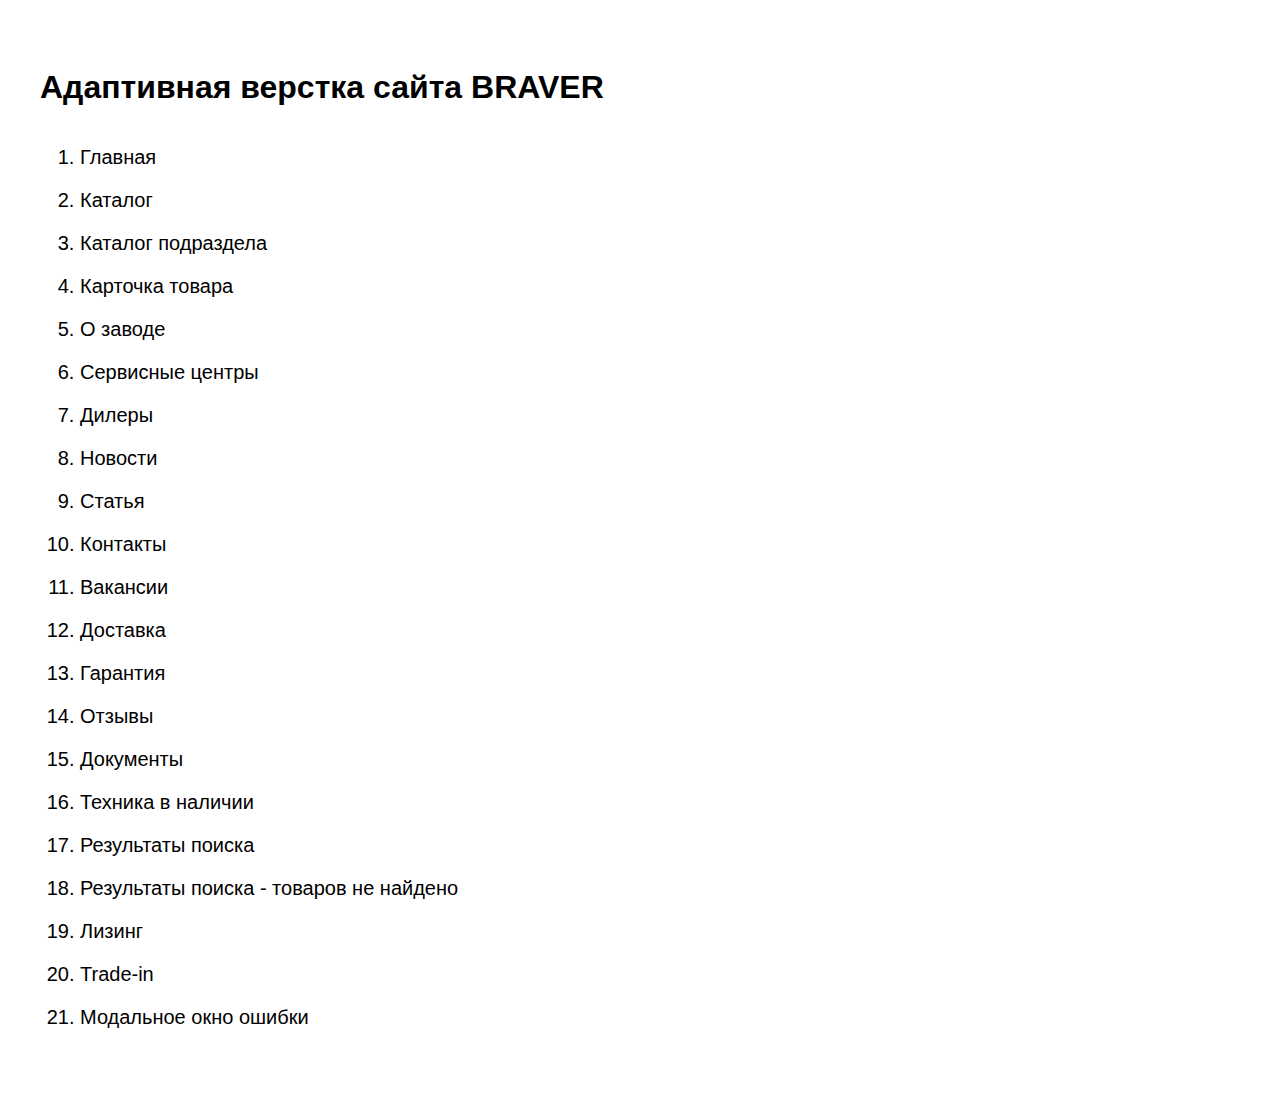
<file: index.html>
<!DOCTYPE html>
<html lang="ru"><head>
    <meta charset="UTF-8">
    <meta http-equiv="X-UA-Compatible" content="IE=edge">
    <meta name="viewport" content="width=device-width, initial-scale=1">
    <title>BRAVER</title>
    <style>
      .wrap-index {
        max-width: 1200px;
        margin: 0 auto;
        padding: 40px 15px;
      }
      
      img {
        width: 100%;
        max-width: 800px;
        height: auto;
      }
      
      h1 {
        margin-bottom: 40px;
        font-family: sans-serif;
        font-size: 32px;
      }
      
      p {
        margin: 0 0 50px;
        font-family: sans-serif;
        font-size: 18px;
      }
      
      ol {
        font-family: sans-serif;
      }
      
      ol li {
        font-size: 20px;
        margin-bottom: 20px;
      }
      
      ol li a {
        color: #000;
        text-decoration: none;
        transition: color .3s;
      }
      
      ol li a:hover {
        color: red;
      }
      
      @media screen and (max-width: 576px) {
        h1 {
          font-size: 24px;
        }
      }
      
    </style>
  </head>
  <body>
    <div class="wrap-index">
      <h1>Адаптивная верстка сайта BRAVER</h1>
      <ol>
        <li><a href="main.html" target="_blank" >Главная</a></li>
        <li><a href="catalog.html" target="_blank" >Каталог</a></li>
        <li><a href="subcatalog.html" target="_blank" >Каталог подраздела</a></li>
        <li><a href="product.html" target="_blank" >Карточка товара</a></li>
        <li><a href="about.html" target="_blank" >О заводе</a></li>
        <li><a href="service.html" target="_blank" >Сервисные центры</a></li>
        <li><a href="dealers.html" target="_blank" >Дилеры</a></li>
        <li><a href="news.html" target="_blank" >Новости</a></li>
        <li><a href="article.html" target="_blank" >Статья</a></li>
        <li><a href="contacts.html" target="_blank" >Контакты</a></li>
        <li><a href="vacancy.html" target="_blank" >Вакансии</a></li>
        <li><a href="delivery.html" target="_blank" >Доставка</a></li>
        <li><a href="garanty.html" target="_blank" >Гарантия</a></li>
        <li><a href="reviews.html" target="_blank" >Отзывы</a></li>
        <li><a href="docs.html" target="_blank" >Документы</a></li>
        <li><a href="stock-cat.html" target="_blank" >Техника в наличии</a></li>
        <li><a href="search-results.html" target="_blank" >Результаты поиска</a></li>
        <li><a href="search-results2.html" target="_blank" >Результаты поиска - товаров не найдено</a></li>
        <li><a href="leasing.html" target="_blank" >Лизинг</a></li>
        <li><a href="tradein.html" target="_blank" >Trade-in</a></li>
        <li><a href="errormodal.html" target="_blank" >Модальное окно ошибки</a></li>
      </ol>
    </div>
  
</body></html>
</file>
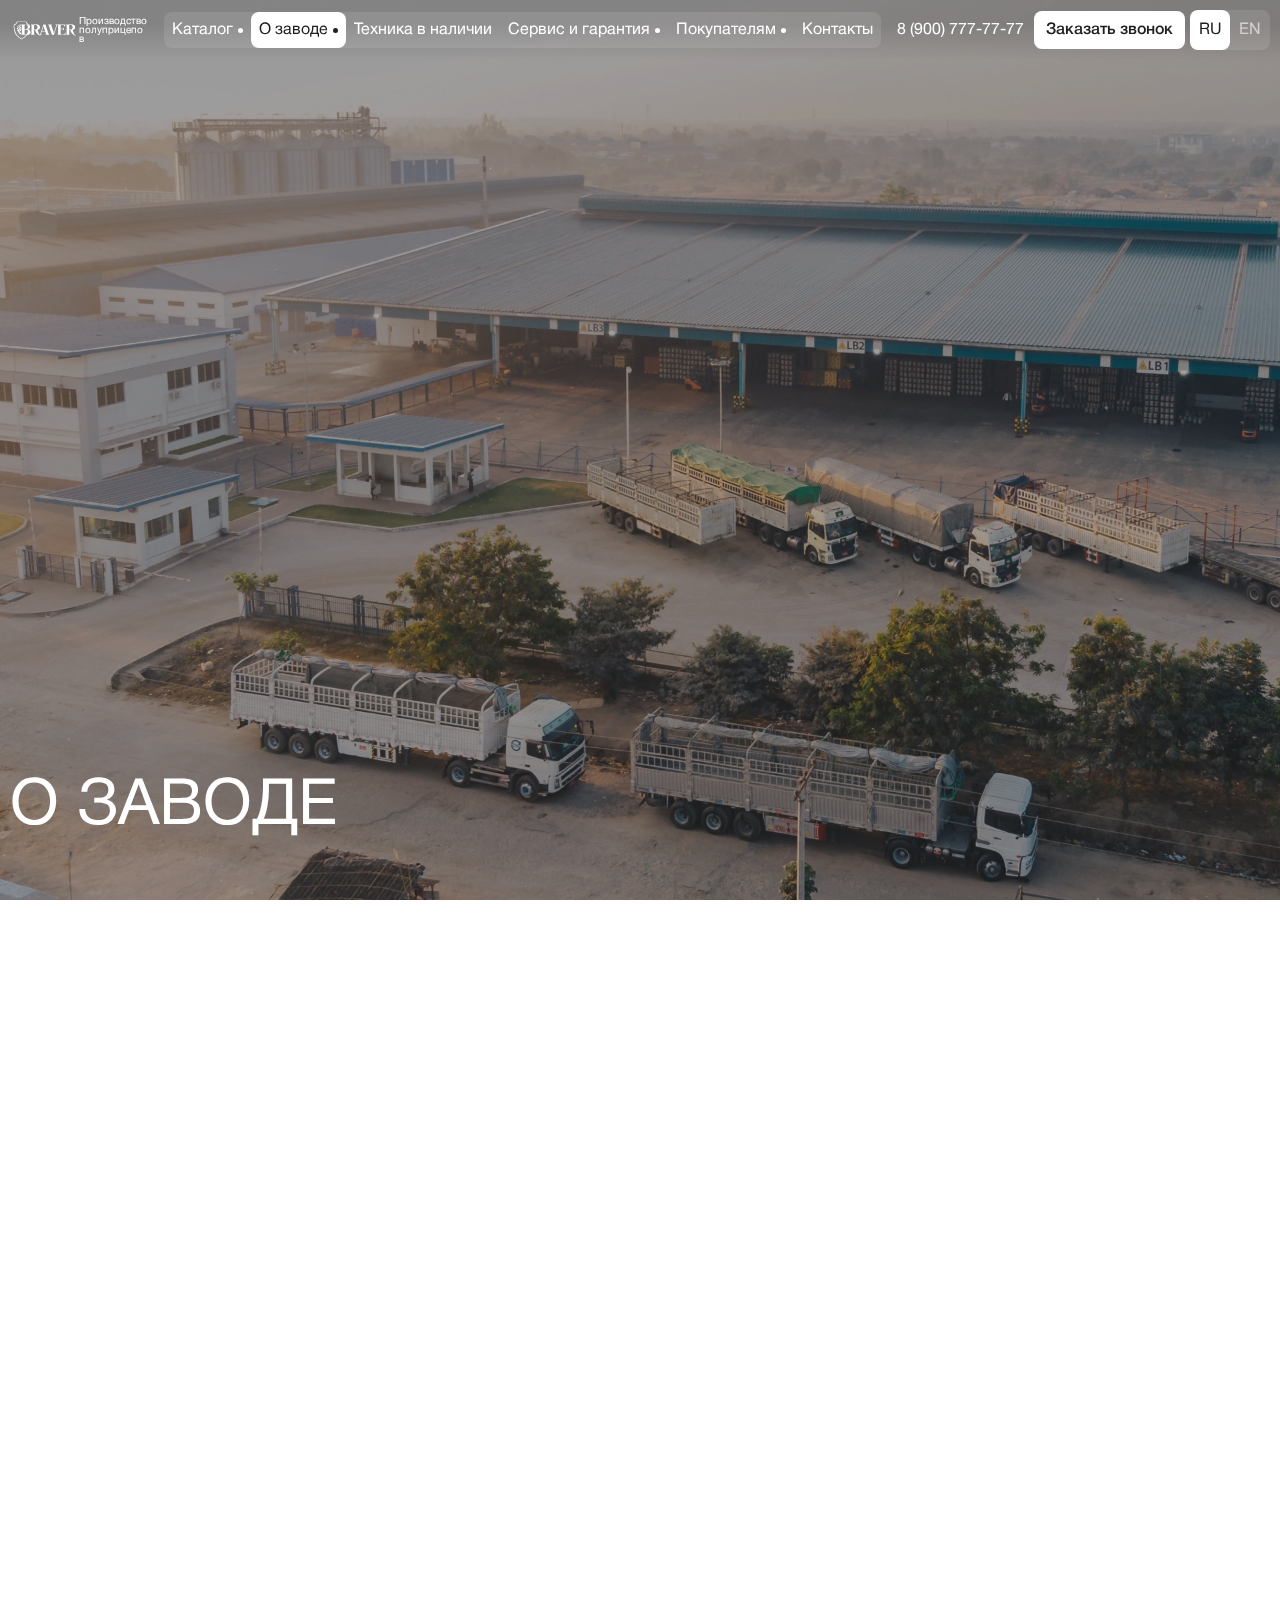
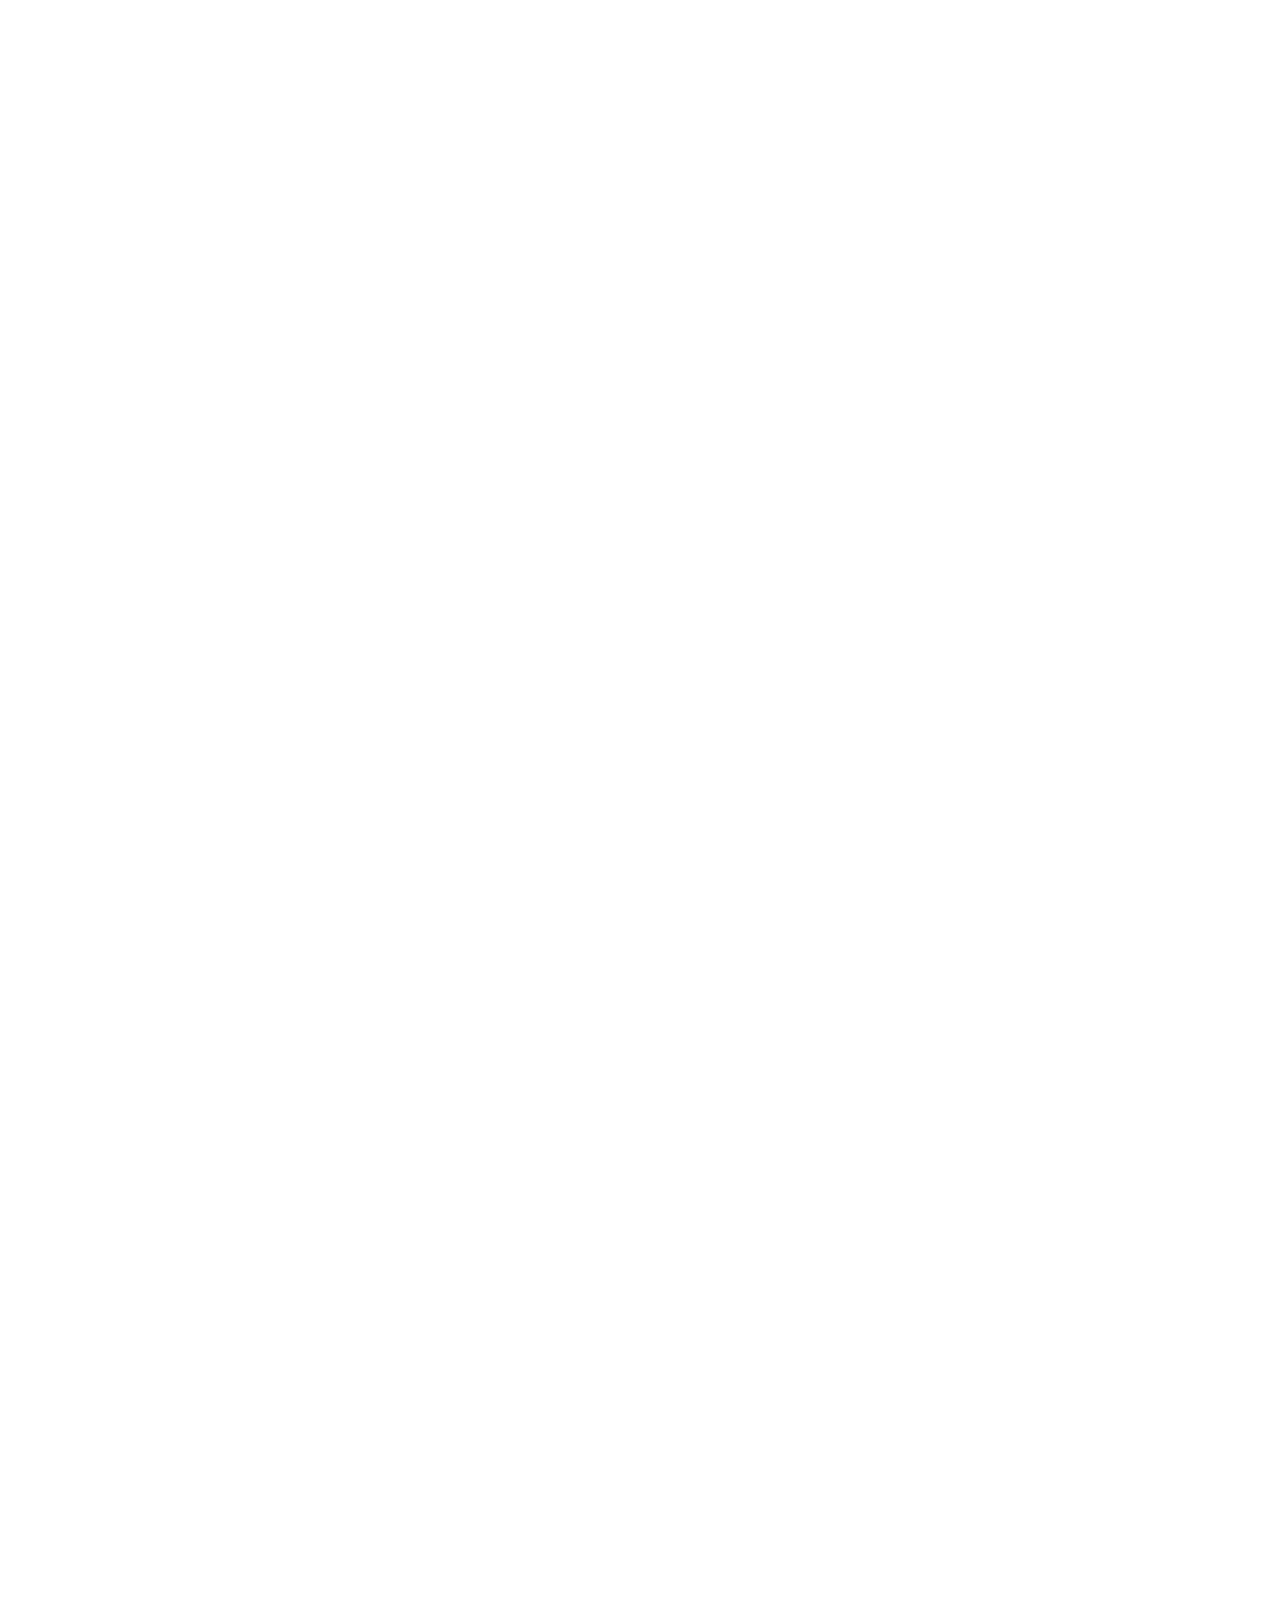
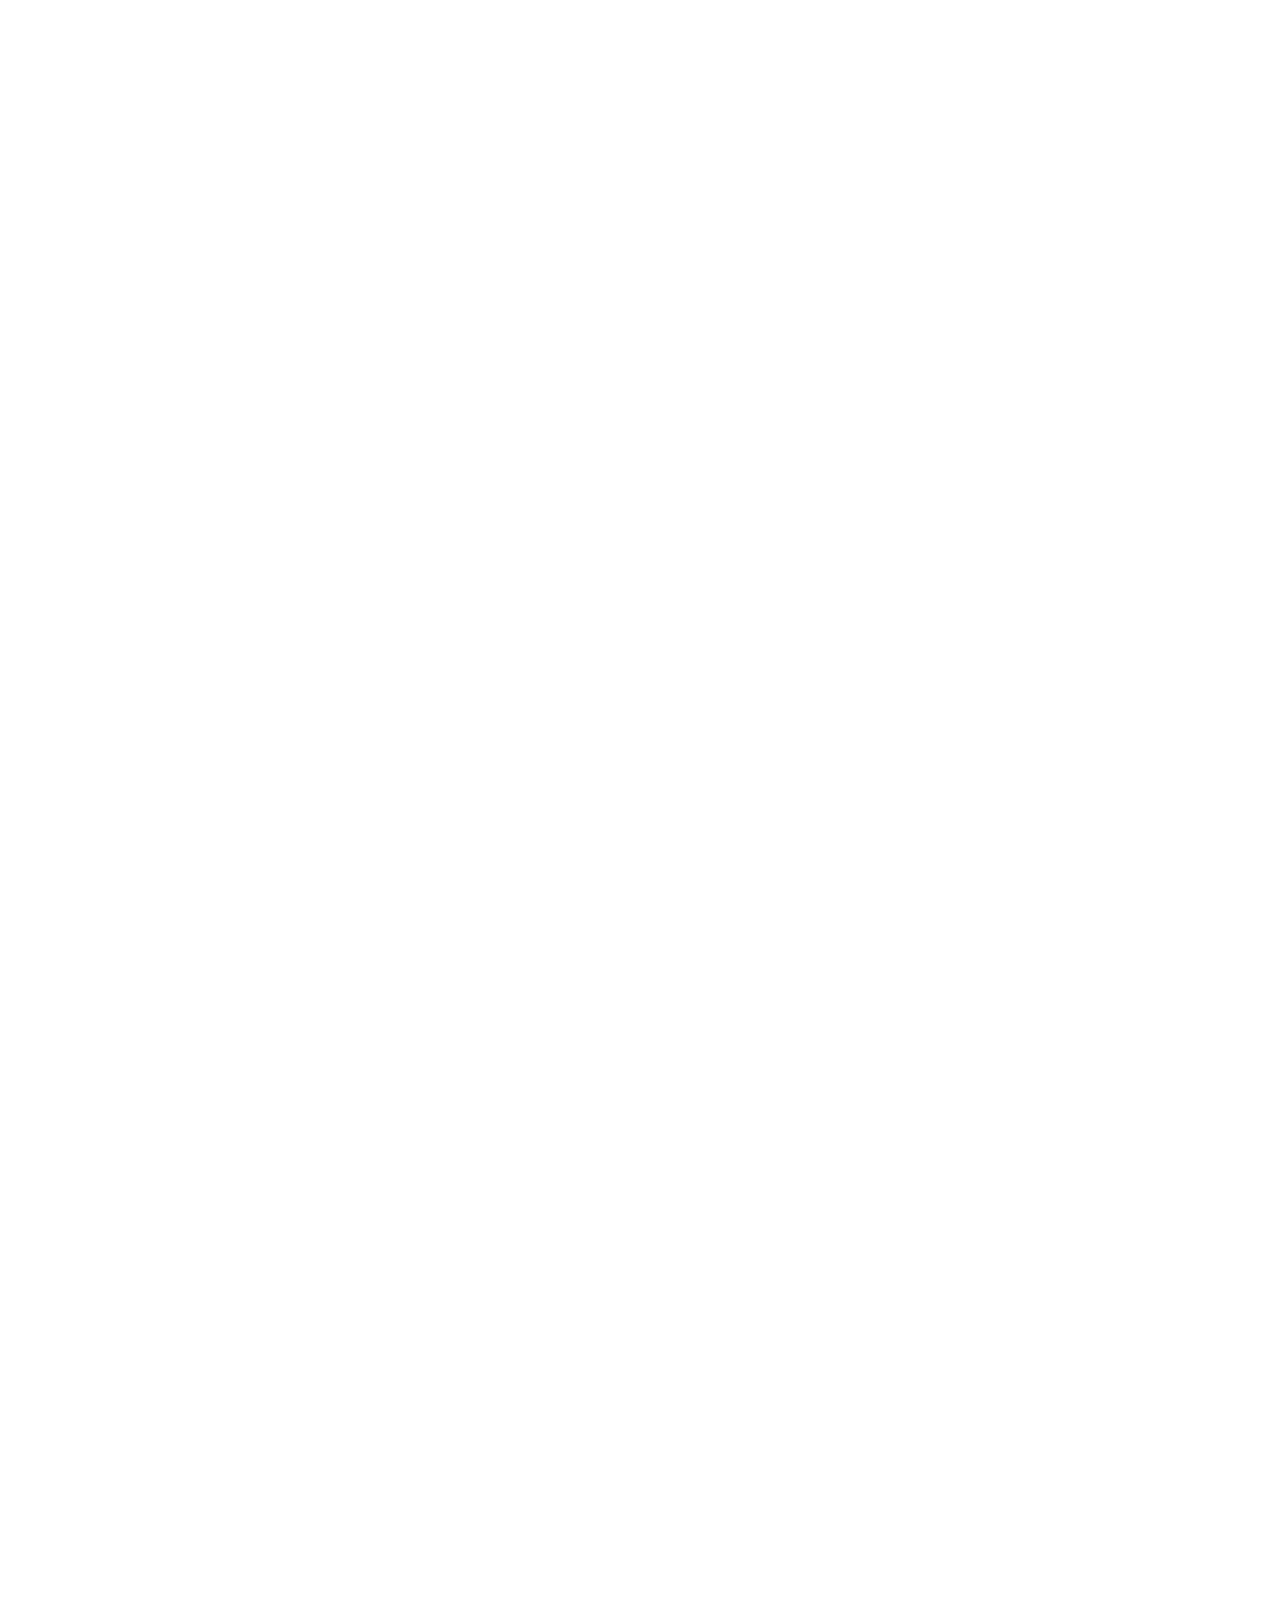
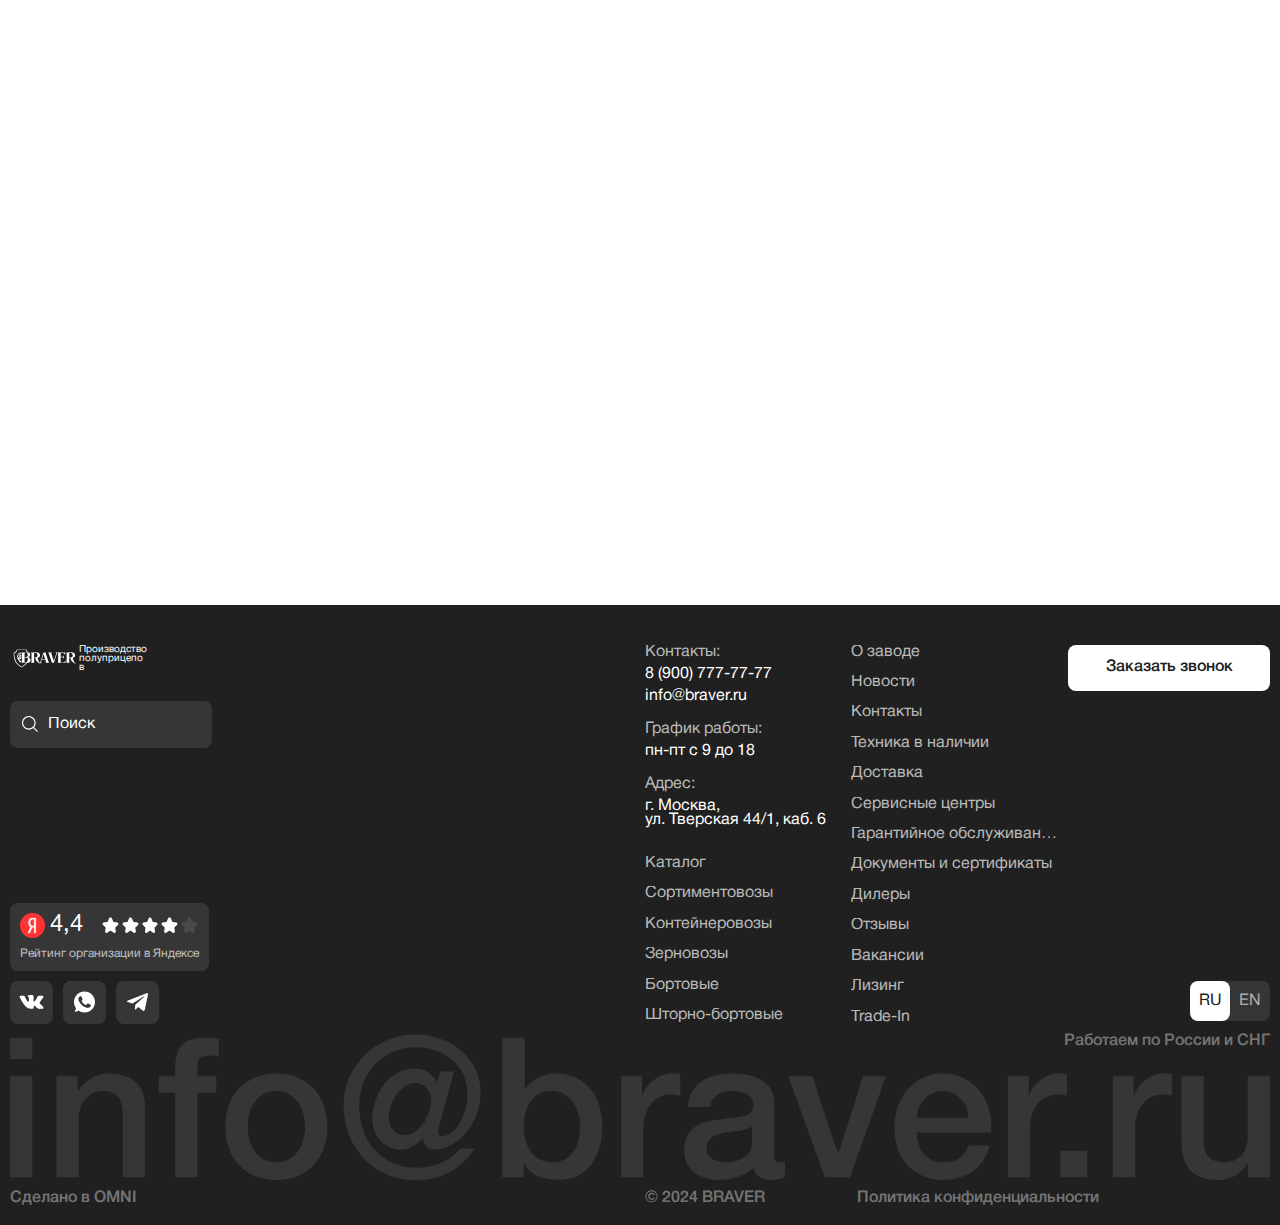
<file: about.html>
<!DOCTYPE html>
<html lang="ru">

<head>
    <meta charset="UTF-8">
    <meta http-equiv="X-UA-Compatible" content="IE=edge">
    <meta name="viewport" content="width=device-width, initial-scale=1">
    <link type="image/x-icon" rel="shortcut icon" href="img/favicon/favicon.ico">
    <link type="image/png" sizes="32x32" rel="icon" href="img/favicon/favicon-32x32.png">
    <link type="image/png" sizes="192x192" rel="icon" href="img/favicon/android-icon-192x192.png">
    <link type="image/svg+xml" sizes="any" rel="icon" href="img/favicon/favicon.svg">
    <link sizes="120x120" rel="apple-touch-icon" href="img/favicon/apple-icon-120x120.png">
    <link sizes="180x180" rel="apple-touch-icon" href="img/favicon/apple-icon-180x180.png">
    <meta name="format-detection" content="telephone=no">
    <meta name="msapplication-TileImage" content="img/favicon/ms-icon-144x144.png">
    <meta name="theme-color" content="#ffffff">
    <link rel="preload" href="fonts/Helvetica-Neue-regular.woff2" as="font" type="font/woff2" crossorigin> 
    <link href="css/fancybox.min.css" type="text/css" rel="stylesheet">
    <link href="css/style.min.css" type="text/css" rel="stylesheet">
    <title>О заводе</title>
</head>

<body>
    <div class="wrap">
        <!--header-->


<header class="header header--light fixed-block">  


    <div class="container header__container">
        <div class="header__inner">
            <div class="logo">
                <a href="#">
                    <svg width="117" height="44" viewBox="0 0 117 44" xmlns="http://www.w3.org/2000/svg">
                        <mask id="mask0_208_3162" style="mask-type:luminance" maskUnits="userSpaceOnUse" x="5" y="7" width="29" height="32">
                        <path fill="white" d="M5.83447 7.06567H33.5635V38.0898H5.83447V7.06567Z"/>
                        </mask>
                        <g mask="url(#mask0_208_3162)">
                        <path d="M7.16986 14.2829C7.30453 16.074 7.62055 19.139 8.32999 22.1859C8.81846 24.2868 9.49304 26.3817 10.4186 28.03C11.7934 30.4799 13.7156 32.4274 15.5261 33.8817C17.1715 35.2037 18.7248 36.121 19.7019 36.6413C20.6743 36.124 22.2231 35.2096 23.8686 33.8892C25.6774 32.4365 27.6028 30.4858 28.9821 28.03C29.9032 26.3847 30.5778 24.2913 31.0648 22.1888C31.7725 19.1405 32.0901 16.074 32.2248 14.2829C30.4582 13.4722 29.206 12.4014 28.3242 11.2961C27.5165 10.284 27.0144 9.24181 26.7059 8.34999H12.6948C12.3303 9.40263 11.6981 10.6644 10.6061 11.839C9.76519 12.7474 8.64601 13.606 7.16986 14.2829ZM7.08674 22.4686C6.29577 19.0623 5.97963 15.6529 5.8647 13.9234L5.83447 13.4708L6.2564 13.2948C7.75364 12.6736 8.85783 11.8495 9.66537 10.9788C10.7635 9.79673 11.3291 8.52135 11.6165 7.53779L11.751 7.07764H27.6481L27.7843 7.53779C28.0339 8.39204 28.4936 9.46734 29.3225 10.5051C30.1557 11.5473 31.3733 12.5609 33.1383 13.2948L33.5602 13.4708L33.53 13.9234C33.415 15.6529 33.0974 19.0652 32.3079 22.4716C31.7982 24.6749 31.0828 26.8826 30.0953 28.6466C28.6222 31.2709 26.5804 33.3433 24.6672 34.8788C22.7645 36.4067 20.9738 37.4189 19.9938 37.9212L19.7003 38.07L19.41 37.9212C18.4239 37.4159 16.6316 36.4008 14.7274 34.8713C12.8112 33.3328 10.7725 31.2634 9.30547 28.6466C8.31475 26.8795 7.59788 24.6703 7.08674 22.4686Z"/>
                        </g>
                        <path d="M19.3267 12.6876H21.8656C24.5371 12.5296 25.2249 12.5034 25.6217 12.5034H26.0449C31.3084 12.5034 34.0594 13.9499 34.0594 16.6854C34.0594 18.0267 33.4247 19.0001 32.1815 19.6312C31.3352 20.052 30.7268 20.3152 29.0074 20.657C30.7268 20.8673 31.4674 21.1306 32.4463 21.6303C34.0331 22.498 34.9062 23.9445 34.9062 25.6281C34.9062 26.601 34.562 27.5744 33.9536 28.2845C32.7636 29.6787 31.0969 30.2308 27.8438 30.2308H19.3267V29.8624C20.1466 29.5207 20.3845 29.0999 20.3845 28.1265V14.7919C20.3845 13.8186 20.1466 13.3978 19.3267 13.056V12.6876ZM24.696 20.3414H25.9128C28.7427 20.3414 30.1711 19.1314 30.1711 16.7116C30.1711 14.5025 28.7959 13.1874 26.5475 13.1874C25.1986 13.1874 24.696 13.6082 24.696 14.7391V20.3414ZM24.696 21.2096V28.1003C24.696 29.1789 25.2249 29.5735 26.627 29.5735C27.3412 29.5735 27.9227 29.4683 28.399 29.2841C29.6953 28.7315 30.6211 27.1008 30.6211 25.3125C30.6211 22.6032 29.0601 21.2096 26.0186 21.2096H24.696Z"/>
                        <path d="M51.7 31.4147V31.993C46.4896 30.0205 43.9239 27.2851 42.6539 22.1302C42.4687 22.1564 42.3102 22.1564 42.2308 22.1564H41.8871C41.5697 22.1564 41.305 22.1564 40.8024 22.0774V28.1266C40.8024 29.1 41.0403 29.5208 41.8603 29.8625V30.2309H35.4067V29.8625C36.2267 29.5208 36.4646 29.1 36.4646 28.1266V14.792C36.4646 13.8187 36.2267 13.3979 35.4067 13.0561V12.6877H37.443C37.893 12.6877 38.713 12.6616 39.7972 12.5825C41.0671 12.5035 42.5218 12.4512 43.3944 12.4512C48.288 12.4512 50.9594 14.1604 50.9594 17.2905C50.9594 18.6579 50.351 19.9207 49.2137 20.7623C48.7379 21.1307 47.8911 21.4986 46.7011 21.867C48.1822 26.7329 50.0074 30.3623 51.7 31.4147ZM40.8024 15.0286V21.262C41.1466 21.2882 41.3845 21.3149 41.5697 21.3149H42.125C45.1138 21.3149 46.648 19.9469 46.648 17.3166C46.648 15.0024 44.8496 13.1875 42.6276 13.1875C41.3313 13.1875 40.8024 13.6873 40.8024 15.0286Z"/>
                        <path d="M53.92 24.6023L52.809 28.1264C52.7295 28.3107 52.7032 28.521 52.7032 28.7052C52.7032 29.3102 53.1 29.652 54.2373 29.889V30.2308H49.688V29.889C50.7195 29.5996 51.2485 29.1522 51.6453 28.1264L56.7767 12.5295H60.1624L65.1881 28.1264C65.5317 29.0998 66.008 29.6786 66.6428 29.889V30.2308H60.1887V29.889C60.7971 29.6786 61.035 29.4154 61.035 28.8894C61.035 28.6791 60.9824 28.4158 60.8766 28.1264L59.7393 24.6023H53.92ZM54.3431 23.5499H59.3951L56.8562 15.791L54.3431 23.5499Z"/>
                        <path d="M74.4703 30.2307H71.1114L65.9269 14.7918C65.5832 13.8184 65.1332 13.3186 64.4722 13.0293V12.6875H70.8999V13.0293C70.3704 13.2396 70.1062 13.5819 70.1062 14.0288C70.1062 14.2654 70.1589 14.5024 70.2646 14.7918L74.3913 27.2587L78.3323 14.7918C78.3854 14.6076 78.4117 14.4234 78.4117 14.2392C78.4117 13.5819 78.0412 13.2663 76.9039 13.0293V12.6875H81.3211V13.0293C80.3691 13.3186 79.8133 13.8184 79.4696 14.7918L74.4703 30.2307Z"/>
                        <path d="M93.487 12.6875L93.7781 16.0541H93.1697C92.3497 14.1602 91.186 13.3448 89.0961 13.3448H87.6678C86.4246 13.3448 85.922 13.7656 85.922 14.818V20.078H88.3293C90.0219 20.078 90.8682 19.5259 91.0534 18.2636H91.6092V22.7611H91.0534C90.974 21.4198 90.2071 20.841 88.3293 20.841H85.922V27.8898C85.922 29.2311 86.3983 29.5734 88.1704 29.5734H89.4666C91.9266 29.5734 93.3281 28.6262 94.1749 26.3905L94.7302 26.6009L93.7781 30.2307H80.5264V29.8623C81.3463 29.5205 81.5842 29.0998 81.5842 28.1264V14.7918C81.5842 13.8184 81.3463 13.3977 80.5264 13.0559V12.6875H93.487Z"/>
                        <path d="M111.286 31.4147V31.993C106.076 30.0205 103.51 27.2851 102.24 22.1302C102.055 22.1564 101.897 22.1564 101.817 22.1564H101.474C101.156 22.1564 100.891 22.1564 100.389 22.0774V28.1266C100.389 29.1 100.627 29.5208 101.447 29.8625V30.2309H94.9932V29.8625C95.8131 29.5208 96.051 29.1 96.051 28.1266V14.792C96.051 13.8187 95.8131 13.3979 94.9932 13.0561V12.6877H97.0295C97.4794 12.6877 98.2994 12.6616 99.3836 12.5825C100.654 12.5035 102.108 12.4512 102.981 12.4512C107.874 12.4512 110.546 14.1604 110.546 17.2905C110.546 18.6579 109.937 19.9207 108.8 20.7623C108.324 21.1307 107.478 21.4986 106.288 21.867C107.769 26.7329 109.594 30.3623 111.286 31.4147ZM100.389 15.0286V21.262C100.733 21.2882 100.971 21.3149 101.156 21.3149H101.711C104.7 21.3149 106.234 19.9469 106.234 17.3166C106.234 15.0024 104.436 13.1875 102.214 13.1875C100.918 13.1875 100.389 13.6873 100.389 15.0286Z"/>
                        <mask id="mask1_208_3162" style="mask-type:luminance" maskUnits="userSpaceOnUse" x="15" y="12" width="5" height="5">
                        <path fill="white" d="M15.3506 12.3884H19.2605V16.4041H15.3506V12.3884Z"/>
                        </mask>
                        <g mask="url(#mask1_208_3162)">
                        <path d="M15.9924 13.1404L16.0335 13.2591C16.0766 13.4244 16.1354 13.5839 16.1881 13.7453L16.2196 13.8211L16.2274 13.8581C16.243 13.893 16.2567 13.93 16.2684 13.9669L16.3488 14.0039C16.4466 14.0215 16.5466 14.0234 16.6425 14.0389C16.7893 14.0584 16.9284 14.1128 17.0733 14.1361C17.2182 14.1595 17.3787 14.1984 17.5275 14.2412C17.5433 14.354 17.555 14.4688 17.5863 14.5795C17.6176 14.6904 17.6294 14.8286 17.6646 14.9492C17.6999 15.0697 17.7156 15.1824 17.7372 15.2991L17.7586 15.3595C17.7743 15.4548 17.7959 15.55 17.8135 15.6454C17.9064 15.6894 17.9965 15.7386 18.0837 15.7931C18.3501 15.9545 18.6164 16.116 18.8944 16.256C18.9982 16.3143 19.1079 16.3669 19.2254 16.3941C19.3429 16.4213 19.4701 16.33 19.5856 16.2793C19.8206 16.1705 20.0379 16.0304 20.2651 15.9059C20.3826 15.8339 20.4962 15.7563 20.6156 15.6901C20.6606 15.6625 20.7024 15.6307 20.741 15.5948C20.7587 15.4689 20.7834 15.3445 20.8154 15.2213C20.8663 15.0152 20.9192 14.8091 20.9544 14.599L20.9661 14.5446C20.9857 14.4649 20.9916 14.3851 21.0132 14.3073L21.019 14.2509C21.113 14.2081 21.2168 14.1945 21.3186 14.175C21.4557 14.142 21.5947 14.1167 21.7319 14.0798C21.9198 14.0312 22.1156 14.0155 22.3055 13.9727C22.3368 13.8308 22.3936 13.6967 22.4308 13.5546C22.4994 13.364 22.5484 13.1696 22.6091 12.9771C22.6482 12.8934 22.6482 12.7864 22.7187 12.7222C22.8577 12.6659 22.9987 12.6114 23.1339 12.5414V12.3916C22.9361 12.4266 22.7325 12.4247 22.5346 12.4655C22.3368 12.5064 22.0999 12.5005 21.8865 12.5433C21.673 12.5861 21.4792 12.5687 21.2795 12.6037C21.1698 12.6016 21.0622 12.6308 20.9525 12.6289L20.9309 12.6445L20.7683 12.6523C20.6862 12.6697 20.602 12.6697 20.5216 12.6892C20.4413 12.7086 20.3238 12.6989 20.226 12.7164C20.0027 12.734 19.7755 12.7417 19.5543 12.7787C19.4701 12.7826 19.3878 12.7864 19.3056 12.7961C18.9844 12.7864 18.6652 12.734 18.346 12.7203C18.2149 12.7028 18.0798 12.7067 17.9525 12.6717C17.5923 12.6562 17.2377 12.5784 16.8755 12.5667C16.7502 12.5491 16.6248 12.5453 16.5015 12.5141C16.3272 12.5025 16.1549 12.4772 15.9806 12.4675C15.7848 12.4266 15.5851 12.415 15.3873 12.4131L15.3618 12.5064C15.5361 12.6134 15.73 12.6814 15.9043 12.7864C15.9218 12.9051 15.963 13.0218 15.9924 13.1404Z"/>
                        </g>
                        <mask id="mask2_208_3162" style="mask-type:luminance" maskUnits="userSpaceOnUse" x="11" y="13" width="9" height="18">
                        <path fill="white" d="M11.3276 13.8911H19.2602V30.3281H11.3276V13.8911Z"/>
                        </mask>
                        <g mask="url(#mask2_208_3162)">
                        <path d="M26.7443 22.8275C26.5916 22.701 26.4879 22.526 26.3331 22.4016C26.1687 22.2285 25.9983 22.0593 25.8241 21.896C25.6869 21.7501 25.5401 21.61 25.403 21.4642C25.4304 21.3903 25.4872 21.332 25.5225 21.2619C25.6066 21.1044 25.7202 20.9623 25.8025 20.8049C25.8848 20.6474 25.9807 20.5481 26.0493 20.4081C26.1178 20.268 26.2098 20.1281 26.3077 19.9997C26.4154 19.8403 26.5133 19.675 26.619 19.5135C26.713 19.389 26.7816 19.249 26.8795 19.1265C26.9774 19.0039 27.0831 18.8251 27.1928 18.6811L27.187 18.6499C27.0577 18.5975 26.946 18.51 26.8149 18.4614C26.5584 18.3213 26.2882 18.2085 26.0258 18.0782C25.7241 17.9284 25.4109 17.8078 25.1191 17.6425C24.9957 17.5862 24.8723 17.5297 24.7431 17.4811C24.7431 17.7689 24.7901 18.0548 24.7803 18.3427C24.7278 18.2843 24.6795 18.2228 24.6354 18.1579C24.5375 18.0062 24.4004 17.8837 24.2966 17.7359C24.1929 17.5881 24.0597 17.4383 23.9618 17.2749C23.8212 17.0999 23.6906 16.9178 23.5702 16.7285C23.4527 16.5671 23.3254 16.4115 23.2137 16.2462C23.112 16.1177 23.0023 16.0011 22.9122 15.8669L22.971 15.8378L23.0219 15.8338L23.0414 15.8202C23.0958 15.8114 23.1493 15.799 23.202 15.7832C23.3137 15.7561 23.4273 15.7424 23.5349 15.7054C23.7072 15.6724 23.8776 15.6218 24.0519 15.5966C24.2262 15.5713 24.3633 15.5207 24.5199 15.4896L24.5728 15.4799C24.646 15.4602 24.7205 15.4465 24.796 15.4391C24.8058 15.6919 24.8548 15.9427 24.8587 16.1975C24.89 16.5087 24.9194 16.8179 24.939 17.1292C24.9703 17.1874 24.9997 17.2517 25.0584 17.2846C25.1172 17.3177 25.2053 17.3216 25.2777 17.345C25.3502 17.3683 25.4716 17.3916 25.5558 17.4461L25.6439 17.4499C25.6843 17.419 25.7267 17.3912 25.7712 17.3663L25.7908 17.308C25.7673 17.2167 25.7595 17.1213 25.7418 17.0299C25.6988 16.8568 25.6988 16.6779 25.6576 16.5048C25.6445 16.4484 25.638 16.3915 25.638 16.3337L25.6224 16.3122C25.6086 16.0964 25.5617 15.8844 25.5401 15.6685C25.5301 15.556 25.5132 15.4445 25.4891 15.334C25.4755 15.2057 25.4617 15.0773 25.4403 14.9509C25.4226 14.8712 25.3541 14.8244 25.2915 14.7797C25.1024 14.6243 24.9262 14.4559 24.7626 14.2741C24.6354 14.1593 24.5238 14.031 24.4004 13.9123L24.2829 13.9337C24.0676 13.9921 23.8424 13.9998 23.6329 14.0776L23.5839 14.0854C23.2843 14.1768 22.9768 14.2429 22.6753 14.3304C22.5069 14.379 22.3365 14.4239 22.1661 14.4647L22.127 14.4783C22.0369 14.5016 21.9449 14.5191 21.8548 14.5366C21.7177 14.5892 21.565 14.5813 21.4318 14.6475L21.426 14.7117C21.3946 14.8964 21.3672 15.0812 21.3202 15.262C21.3124 15.3535 21.2908 15.4449 21.2888 15.5363L21.3437 15.5479C21.5199 15.6822 21.6747 15.8436 21.8391 15.9913C21.9684 16.0964 22.078 16.2209 22.2034 16.3298C22.3287 16.4386 22.4148 16.5106 22.5147 16.606C22.6557 16.7324 22.7908 16.8646 22.9416 16.9794C23.0924 17.0941 23.2412 17.1991 23.3666 17.3372C23.4331 17.4052 23.4644 17.4948 23.5251 17.5666C23.5858 17.6386 23.6171 17.7418 23.6798 17.8215C23.7424 17.9012 23.811 18.0296 23.8815 18.1307C23.9521 18.2318 24.0108 18.3368 24.0851 18.4322C24.2359 18.6227 24.3594 18.8328 24.5043 19.0273C24.6138 19.1692 24.6922 19.3307 24.8058 19.4687C24.8861 19.5602 24.9488 19.6651 25.0211 19.7625C24.9311 19.8693 24.841 19.9763 24.747 20.0795C24.5669 20.307 24.375 20.5268 24.1851 20.7465C23.9951 20.9974 23.7679 21.2172 23.5839 21.4719C23.4802 21.6022 23.3685 21.7228 23.2705 21.8571C23.1727 21.9912 23.0708 22.0748 22.9827 22.1935C22.828 22.3899 22.6596 22.5766 22.5147 22.7808C22.4481 22.8897 22.4285 23.0161 22.3777 23.1309C22.3404 23.2164 22.3228 23.3078 22.2857 23.3916C22.2269 23.5665 22.176 23.7454 22.1054 23.9167L22.0996 23.9535L22.0682 24.0313C22.0428 24.111 22.0212 24.1908 21.9918 24.2686L21.9801 24.3036C21.9292 24.4689 21.8607 24.6284 21.8039 24.7918C21.7471 24.9551 21.708 25.0776 21.6609 25.2216L21.6374 25.278C21.6041 25.3947 21.6061 25.5153 21.5826 25.6339C21.5748 25.7195 21.5767 25.807 21.5709 25.8944L21.5748 25.8789C21.5493 26.1279 21.5532 26.3808 21.4925 26.6239C21.4063 26.5927 21.3378 26.5304 21.2614 26.4799C21.1932 26.4319 21.1305 26.3774 21.0735 26.3165C20.7875 26.4923 20.4872 26.6394 20.1727 26.758C19.9867 26.8513 19.7948 26.9253 19.6068 27.0128C19.5011 27.0517 19.4051 27.1178 19.2935 27.1392C19.2171 27.1334 19.1505 27.0945 19.0821 27.0652C18.9136 26.9836 18.7335 26.9272 18.5709 26.8358C18.2262 26.6919 17.866 26.5635 17.5664 26.3359C17.4352 26.4196 17.2961 26.4974 17.1747 26.5947C17.1278 26.5577 17.0827 26.5227 17.0358 26.4877C17.0123 26.1104 17.0004 25.733 16.9535 25.3596L16.9378 25.3422V25.2838C16.8751 25.1322 16.8399 24.9688 16.7773 24.8171L16.7361 24.7198C16.6773 24.5254 16.6069 24.3328 16.5404 24.1403L16.5011 24.0392C16.4678 23.9477 16.4424 23.8544 16.4032 23.7649C16.3895 23.7202 16.3778 23.6734 16.3661 23.6287L16.3386 23.5958C16.3207 23.5211 16.2953 23.4491 16.2622 23.3798C16.2171 23.2281 16.1644 23.0784 16.1115 22.9286C16.0703 22.81 15.994 22.7108 15.9117 22.6174C15.7962 22.4852 15.6983 22.3373 15.5808 22.2051C15.3556 21.9465 15.1403 21.682 14.9287 21.4136C14.5821 20.9877 14.2199 20.5773 13.8674 20.1552C13.7577 20.0249 13.6402 19.9005 13.5404 19.7644C13.6637 19.5873 13.8106 19.4279 13.9183 19.2412C14.0162 19.0973 14.1239 18.9592 14.216 18.8114C14.3256 18.6207 14.4803 18.4633 14.5919 18.2746C14.6762 18.156 14.7485 18.0315 14.8386 17.9168C14.9287 17.802 15.0051 17.6406 15.0893 17.5045C15.2107 17.2983 15.4163 17.1679 15.5945 17.0163C15.761 16.8977 15.8921 16.7401 16.0527 16.6157C16.272 16.4115 16.4933 16.2112 16.7087 16.0031C16.8967 15.8378 17.0729 15.6607 17.2707 15.509C17.2531 15.4176 17.2414 15.3243 17.2257 15.2329C17.1728 15.0384 17.1611 14.8362 17.1101 14.6397C17.0024 14.6066 16.8889 14.5931 16.7792 14.5755C16.6695 14.558 16.511 14.5172 16.3778 14.4802C16.1957 14.4297 16.0115 14.3869 15.8295 14.3343L15.7805 14.313C15.7217 14.2954 15.661 14.2818 15.6023 14.2663C15.4809 14.2216 15.3537 14.204 15.2323 14.1671C15.1109 14.1301 14.9679 14.103 14.8406 14.0562C14.6786 14.0135 14.5148 13.9798 14.349 13.9551L14.2708 13.9337C14.2385 13.9242 14.206 13.9165 14.1728 13.9104C14.0456 14.0037 13.9417 14.1262 13.8283 14.2371C13.6696 14.3908 13.5227 14.5561 13.3543 14.7019C13.2878 14.7564 13.2349 14.8284 13.1625 14.8789C13.1331 14.9041 13.0899 14.9256 13.0938 14.9684C13.0919 15.0656 13.086 15.1629 13.086 15.2581L13.0704 15.2835C13.0684 15.3884 13.0351 15.4877 13.0273 15.5907C13.0156 15.6646 13.0137 15.7385 12.996 15.8124C12.9937 15.8642 12.9871 15.9153 12.9764 15.9661C12.947 16.1392 12.9294 16.3161 12.8981 16.4893C12.8668 16.6623 12.8452 16.7829 12.8276 16.9327C12.8094 16.9904 12.7977 17.0494 12.7923 17.1096C12.7806 17.2302 12.7513 17.3508 12.7513 17.4733L12.8804 17.4189C13.0293 17.3975 13.186 17.3955 13.3269 17.3372L13.37 17.3294L13.5071 17.2885L13.5579 17.2691C13.5717 17.1038 13.6128 16.9424 13.6225 16.7771C13.6461 16.5379 13.6873 16.2987 13.7029 16.0575C13.7186 15.8163 13.7322 15.6336 13.7558 15.4234C13.8164 15.4429 13.8791 15.4604 13.9417 15.478C14.165 15.5246 14.3883 15.5732 14.6134 15.616C14.8386 15.6588 15.1148 15.7405 15.3693 15.7813L15.428 15.8047C15.5015 15.8227 15.576 15.8357 15.6513 15.8436C15.5976 15.9221 15.5389 15.9967 15.475 16.0672C15.3144 16.2909 15.1461 16.5067 14.9835 16.7285C14.8211 16.9502 14.6565 17.17 14.5097 17.4033C14.4412 17.5006 14.357 17.5881 14.2883 17.6853C14.2014 17.8057 14.1074 17.9205 14.0064 18.0296C13.9104 18.1365 13.838 18.2611 13.7342 18.3621C13.7342 18.1949 13.7636 18.0296 13.7871 17.8643C13.7945 17.7344 13.8095 17.6053 13.8322 17.4772C13.65 17.5589 13.4562 17.6192 13.2839 17.7203C13.1115 17.8215 12.9079 17.8934 12.7179 17.9771C12.528 18.0607 12.3263 18.1773 12.1226 18.263C11.8505 18.3776 11.5959 18.5255 11.3276 18.6461C11.3864 18.7219 11.4353 18.8056 11.4881 18.8853C11.5861 19.0253 11.6801 19.1673 11.7721 19.3092C11.8192 19.3812 11.8818 19.4435 11.9229 19.5193C12.06 19.7799 12.2479 20.0094 12.3948 20.2642C12.5416 20.5189 12.6846 20.7446 12.8433 20.9799C12.9215 21.1141 13.0254 21.2327 13.0977 21.3709C13.1115 21.4038 13.1487 21.4369 13.1271 21.4739C13.0664 21.5789 12.9705 21.6548 12.8843 21.7384C12.712 21.9115 12.5338 22.0807 12.3596 22.2518C12.2911 22.3315 12.2205 22.4093 12.1442 22.4832C12.0678 22.5572 11.9836 22.6739 11.8896 22.7556C11.7956 22.8372 11.684 22.9772 11.5607 23.0647L11.5548 23.1212C11.6449 23.1367 11.733 23.1601 11.8231 23.1775C11.9131 23.1951 12.06 23.2261 12.1775 23.2592L12.2362 23.2807C12.3282 23.3001 12.4183 23.3254 12.5103 23.3507C12.6023 23.3759 12.7101 23.3817 12.804 23.4148C13.0156 23.479 13.2349 23.516 13.4503 23.5685L13.5266 23.5898C13.6134 23.6039 13.699 23.6233 13.7832 23.6482C13.8448 23.665 13.9075 23.6766 13.9711 23.6833C13.7968 23.9711 13.7048 24.2978 13.5404 24.5914C13.5149 24.6362 13.4718 24.6868 13.5051 24.7393C13.5991 24.9143 13.6813 25.0972 13.7616 25.2799C13.9458 25.5542 14.1141 25.84 14.2883 26.1201C14.4705 26.3613 14.6017 26.6336 14.7799 26.8786C14.84 26.9927 14.9013 27.1061 14.9639 27.2189C14.9718 26.9681 14.966 26.7191 14.9738 26.4683C14.9894 26.3477 14.9855 26.2252 14.9953 26.1026C15.0129 26.015 14.9992 25.9275 15.0207 25.84C15.0364 25.5172 15.0541 25.1963 15.0775 24.8734C15.0835 24.8365 15.0775 24.7937 15.1069 24.7666C15.2087 24.64 15.3399 24.5428 15.4535 24.4281C15.5671 24.3133 15.663 24.2492 15.7571 24.1461C15.851 24.0431 15.9313 23.9963 16.0156 23.9186C16.0115 23.9846 16.0135 24.0528 15.9959 24.1169C15.9813 24.1988 15.9708 24.2811 15.9646 24.364C15.9254 24.4709 15.9195 24.5856 15.8979 24.6965C15.8901 24.7236 15.8823 24.749 15.8745 24.7762L15.8706 24.8345L15.8549 24.8579C15.8432 24.9863 15.8197 25.1146 15.802 25.241L15.7785 25.3188C15.759 25.4219 15.7433 25.5269 15.7198 25.63C15.6964 25.733 15.6767 25.8984 15.6493 26.0307C15.6288 26.1036 15.6125 26.1775 15.6003 26.2523C15.5808 26.4294 15.526 26.6005 15.4927 26.7755L15.4711 26.8339C15.4515 26.9117 15.434 26.9895 15.4163 27.0692L15.3928 27.1275C15.383 27.1858 15.3634 27.2442 15.3615 27.3025C15.3908 27.4134 15.4574 27.5087 15.5103 27.6079C15.5632 27.7071 15.6376 27.8355 15.6923 27.954C15.7566 28.0492 15.812 28.149 15.8588 28.2536C15.9528 28.3975 16.0156 28.5589 16.1154 28.697C16.2152 28.8351 16.2759 28.9926 16.3581 29.1385C16.3922 29.2087 16.4299 29.2768 16.4717 29.3427L16.4836 29.3778C16.5736 29.51 16.6402 29.6578 16.7244 29.7939C16.7322 29.7395 16.7419 29.685 16.7538 29.6325L16.7773 29.5566C16.7831 29.5314 16.789 29.5042 16.7948 29.4788L16.8125 29.4167L16.8261 29.403C16.8422 29.2961 16.8644 29.1904 16.8928 29.0859C16.9261 28.9732 16.9358 28.8546 16.979 28.7437L17.0298 28.5511C17.2961 28.7729 17.5742 28.9829 17.8543 29.1852C17.9325 29.2435 17.9932 29.3213 18.0735 29.3758C18.1539 29.4302 18.2674 29.5313 18.3731 29.5975C18.4577 29.6504 18.5354 29.7121 18.6061 29.7823C18.7296 29.899 18.8804 29.9865 19.0076 30.1012C19.0977 30.1712 19.1799 30.2529 19.268 30.3248C19.3326 30.2704 19.3933 30.2101 19.46 30.1576C19.6499 30.0156 19.8242 29.8562 20.0142 29.7142C20.1492 29.5917 20.3079 29.5003 20.4429 29.3797C20.5781 29.2591 20.7602 29.1229 20.9266 29.0043C21.1205 28.8526 21.3163 28.7029 21.5199 28.5648C21.5395 28.6426 21.5572 28.7184 21.5787 28.7962L21.6022 28.8546C21.6179 28.9382 21.6296 29.0238 21.6512 29.1074C21.7001 29.2241 21.706 29.3524 21.7315 29.4769L21.751 29.5372C21.7706 29.6209 21.7862 29.7064 21.8039 29.792L21.8333 29.7823C21.8529 29.7298 21.8776 29.6799 21.9077 29.6325C22.0311 29.4672 22.1074 29.2746 22.2112 29.0977C22.315 28.9206 22.4325 28.697 22.552 28.5025C22.7712 28.0844 23.012 27.678 23.2137 27.2501C23.1903 27.2034 23.1688 27.1567 23.1472 27.1081C23.0904 26.8961 23.0395 26.6802 22.9945 26.4663C22.9612 26.3301 22.9573 26.1901 22.922 26.0539C22.8867 25.9178 22.8731 25.7409 22.83 25.5892C22.7869 25.4374 22.785 25.3325 22.7576 25.204C22.7301 25.0757 22.7203 24.928 22.6811 24.7937C22.642 24.6595 22.6381 24.4786 22.595 24.3231C22.552 24.1675 22.546 24.0489 22.5323 23.9107C22.6322 24.0003 22.7301 24.0917 22.8358 24.1714C22.9474 24.2939 23.0826 24.3911 23.2001 24.5078C23.2999 24.5953 23.388 24.6965 23.4919 24.7782C23.4919 24.959 23.5134 25.138 23.5154 25.3188C23.5295 25.4468 23.5354 25.5752 23.5329 25.7039L23.5506 25.7253C23.5506 25.8206 23.5467 25.9178 23.5623 26.0112C23.5917 26.4118 23.5917 26.8124 23.5956 27.2131C23.6193 27.187 23.6396 27.1586 23.6564 27.1275C23.6858 27.0128 23.7523 26.9136 23.813 26.8144C23.9188 26.6316 24.0499 26.4625 24.1517 26.2757C24.3182 26.0462 24.4572 25.7992 24.6099 25.5619C24.6648 25.486 24.6981 25.3966 24.7548 25.3207C24.8743 25.1632 24.9213 24.9688 25.0075 24.7937C25.0271 24.7509 25.0505 24.7062 25.0388 24.6576C25.0271 24.609 24.9762 24.5293 24.9507 24.4631C24.9252 24.3969 24.8782 24.3152 24.8508 24.2395C24.8077 24.0839 24.7079 23.9516 24.657 23.798L24.6021 23.6833C24.7509 23.6502 24.8998 23.6151 25.0486 23.584L25.1289 23.5627C25.2053 23.5432 25.2835 23.5276 25.3619 23.5121C25.4774 23.4752 25.5969 23.4576 25.7163 23.4363L25.7751 23.4129C25.8671 23.3916 25.9591 23.3759 26.0493 23.3526L26.1061 23.3312C26.2054 23.3142 26.3034 23.2908 26.3998 23.2612C26.5173 23.2281 26.6367 23.2067 26.7542 23.1756L26.952 23.1367L27.0381 23.1289C26.9441 23.02 26.8344 22.9325 26.7443 22.8275Z"/>
                        </g>
                        <mask id="mask3_208_3162" style="mask-type:luminance" maskUnits="userSpaceOnUse" x="14" y="16" width="6" height="9">
                        <path fill="white" d="M14.2271 16.5281H19.2601V24.4703H14.2271V16.5281Z"/>
                        </mask>
                        <g mask="url(#mask3_208_3162)">
                        <path d="M22.5811 21.3748C22.771 21.2211 22.9492 21.0519 23.149 20.908C23.2136 20.8633 23.2664 20.805 23.3252 20.7524C23.431 20.6571 23.5524 20.5774 23.6522 20.4742C23.7521 20.3712 23.8735 20.2934 23.9812 20.198C24.0889 20.1028 24.177 20.0308 24.2789 19.953C24.1966 19.8344 24.0928 19.7314 24.0027 19.6185C23.9126 19.5057 23.7834 19.3793 23.6856 19.251C23.5426 19.0565 23.3585 18.8912 23.2586 18.6676C23.2097 18.5489 23.147 18.4361 23.0961 18.3175C23.0667 18.2532 23.0373 18.1852 22.9825 18.1386C22.8729 18.0393 22.7749 17.9284 22.6574 17.839C22.4629 17.6613 22.2632 17.4896 22.0583 17.3236C21.9691 17.2378 21.8757 17.1568 21.7782 17.0805C21.6294 16.9697 21.4923 16.8451 21.3514 16.7266C21.2828 16.6701 21.2065 16.6196 21.1418 16.5573L21.1105 16.5515C20.7425 16.7549 20.3627 16.9331 19.9708 17.0863C19.7397 17.166 19.5224 17.2769 19.2992 17.3742C19.2013 17.3723 19.1171 17.3158 19.027 17.2866C18.7039 17.1213 18.3515 17.0222 18.0284 16.8569C17.8267 16.7576 17.6191 16.6682 17.4252 16.5496C17.0845 16.8472 16.7261 17.1213 16.3873 17.4209C16.2268 17.5454 16.078 17.6834 15.9252 17.8177C15.8077 17.9013 15.7118 18.0082 15.6021 18.0997C15.533 18.1588 15.484 18.2314 15.4552 18.3175C15.4298 18.3875 15.3887 18.4497 15.3593 18.5178C15.3006 18.6287 15.2654 18.7531 15.185 18.8523C15.001 19.0837 14.813 19.3133 14.6132 19.533C14.5039 19.6717 14.385 19.802 14.2568 19.9239L14.2648 19.9491C14.4527 20.0873 14.6153 20.2565 14.7974 20.4024C14.9011 20.4781 14.9833 20.5793 15.0852 20.659C15.2889 20.8127 15.469 20.9955 15.6805 21.1414C15.8919 21.2872 16.0839 21.4623 16.2679 21.6431C16.4167 21.7734 16.5616 21.9115 16.7183 22.034C16.6909 22.2305 16.6322 22.4211 16.6028 22.6174C16.5571 22.784 16.5264 22.9533 16.5108 23.1251C16.6478 23.2399 16.8279 23.2826 16.9827 23.3701L17.014 23.4499L17.0296 23.5258C17.0767 23.6715 17.0786 23.8291 17.1257 23.975C17.1471 24.0664 17.1687 24.1598 17.2058 24.2473C17.2431 24.3348 17.249 24.3756 17.2685 24.4398C17.3626 24.3445 17.4624 24.2512 17.5505 24.1519C17.5466 24.0722 17.5603 23.9692 17.4918 23.9108C17.6876 23.8291 17.8913 23.7669 18.0851 23.6775C18.279 23.5879 18.4846 23.5024 18.6863 23.4187C18.8508 23.339 19.0152 23.2612 19.1875 23.1971C19.2287 23.1795 19.2756 23.1524 19.3207 23.1795C19.4637 23.2437 19.6106 23.304 19.7535 23.3721C20.008 23.4849 20.2626 23.5919 20.5191 23.7007C20.666 23.765 20.8129 23.8447 20.9754 23.8583C21.0008 23.9692 20.9949 24.0839 21.042 24.1889C21.0889 24.294 21.1105 24.3776 21.1966 24.4339C21.275 24.3445 21.3279 24.2356 21.3709 24.1267C21.4141 24.0178 21.4219 23.9556 21.459 23.8759C21.4806 23.7261 21.4865 23.5743 21.5061 23.4226C21.6705 23.302 21.8761 23.2496 22.0387 23.1232C22.0406 23.0026 22.0074 22.8878 21.9916 22.7692C21.9408 22.6583 21.9348 22.5338 21.9075 22.4152C21.8879 22.3414 21.8585 22.2713 21.835 22.2013C21.8272 22.1604 21.7959 22.1157 21.8057 22.0749C22.0602 21.8376 22.3148 21.5984 22.5811 21.3748ZM21.6314 19.7547C21.5433 19.7956 21.4571 19.8422 21.367 19.8753C21.277 19.9083 21.2241 19.8694 21.1595 19.8986C21.0595 19.9919 20.9852 20.1067 20.9029 20.2137C20.8207 20.3207 20.7325 20.4295 20.6444 20.5346C20.6508 20.5809 20.6612 20.6262 20.6757 20.6707C20.6993 20.8536 20.7247 21.0382 20.76 21.2192C20.7639 21.3261 20.7639 21.4331 20.7698 21.5401L20.7932 21.6023C20.7971 21.6412 20.8442 21.6957 20.7992 21.7267C20.664 21.7385 20.5269 21.7248 20.3919 21.7306C20.2097 21.9135 20.0021 22.0652 19.8201 22.2499C19.658 22.4359 19.4798 22.6051 19.2855 22.7575C19.2072 22.6953 19.1171 22.6505 19.0446 22.5805C18.937 22.4717 18.8292 22.3666 18.7314 22.2499C18.5472 22.0943 18.3886 21.9115 18.1928 21.7714C18.0743 21.7491 17.9549 21.74 17.8345 21.7443L17.7874 21.6839C17.7855 21.5595 17.7835 21.437 17.7894 21.3144C17.8005 21.2429 17.8063 21.1709 17.8071 21.0986L17.8247 21.081C17.8384 20.871 17.8893 20.6629 17.8874 20.451C17.7633 20.3636 17.6641 20.254 17.5898 20.1223C17.5623 20.0755 17.5408 20.0269 17.5036 19.988C17.4663 19.9491 17.3626 19.9162 17.2862 19.8947C17.1784 19.8636 17.0786 19.8169 16.9748 19.778C16.8711 19.7391 16.7575 19.6769 16.6458 19.6361C16.6048 19.6224 16.5616 19.6088 16.5322 19.5777C16.3188 19.3638 16.1485 19.1129 15.9526 18.8834C15.937 18.8639 15.9154 18.8387 15.9312 18.8114C15.9957 18.687 16.0956 18.5898 16.1936 18.4905C16.2463 18.4322 16.3344 18.4342 16.3932 18.3836C16.5029 18.3777 16.6067 18.4127 16.7124 18.4342L16.8417 18.4731L16.9004 18.4924C17.0199 18.541 17.1491 18.5586 17.2725 18.6014L17.4114 18.6481L17.4702 18.6676C17.5721 18.7084 17.6798 18.7317 17.7855 18.7667L17.8286 18.7725L17.8677 18.8134C17.8825 18.8941 17.9014 18.9738 17.9245 19.0526C17.9461 19.1751 17.9617 19.2996 17.9813 19.4221C18.0303 19.5602 18.0263 19.708 18.0518 19.8481C18.0636 19.887 18.0714 19.9259 18.0812 19.9667C18.1105 20.2059 18.1459 20.4452 18.1576 20.6863C18.1498 20.7562 18.1439 20.8263 18.1301 20.8963C18.1282 21.0694 18.0792 21.2386 18.0812 21.4117C18.602 21.4097 19.121 21.4195 19.6419 21.4137C19.9337 21.4137 20.2254 21.4097 20.5172 21.4137C20.5034 21.3709 20.4917 21.3301 20.4781 21.2872C20.4643 21.2444 20.4721 21.2386 20.4701 21.2134C20.4369 21.0519 20.4232 20.8886 20.4036 20.7252C20.39 20.6006 20.4036 20.4742 20.4291 20.3537C20.4545 20.2331 20.4545 20.0795 20.4859 19.9472C20.5171 19.7818 20.54 19.6151 20.5544 19.4474L20.5701 19.426L20.5759 19.3677C20.6092 19.1927 20.6347 19.0137 20.6738 18.8387L20.6954 18.794C20.8109 18.7433 20.9323 18.7162 21.0537 18.6811L21.091 18.6714L21.1497 18.65L21.228 18.6248C21.4826 18.547 21.7391 18.475 21.9957 18.4049C22.0719 18.3777 22.1503 18.4069 22.2287 18.4088C22.4127 18.4808 22.5909 18.6306 22.6066 18.8406C22.5889 18.9593 22.5067 19.0526 22.4244 19.1343C22.305 19.2626 22.2013 19.4066 22.068 19.5213C22.0356 19.5537 22.0063 19.5887 21.9799 19.6263L21.9309 19.6419C21.8174 19.6439 21.7292 19.7118 21.6314 19.7547Z"/>
                        </g>
                        <path d="M17.1141 18.9378C17.0553 18.8561 16.9456 18.8426 16.8615 18.7978C16.7283 18.7317 16.5854 18.6947 16.4405 18.6616C16.3714 18.6953 16.3003 18.7239 16.2271 18.7473C16.2584 18.8153 16.3113 18.8698 16.3621 18.9242C16.4405 19.0214 16.5188 19.1187 16.5971 19.2159C16.6441 19.2763 16.7205 19.2996 16.791 19.3229C16.9187 19.3835 17.0512 19.4308 17.1885 19.4649C17.2206 19.4737 17.2531 19.4759 17.286 19.4715C17.3191 19.467 17.3498 19.4565 17.3784 19.4396C17.3784 19.4027 17.3784 19.3657 17.3765 19.3288C17.308 19.1848 17.2022 19.0682 17.1141 18.9378Z"/>
                        <mask id="mask4_208_3162" style="mask-type:luminance" maskUnits="userSpaceOnUse" x="17" y="24" width="3" height="3">
                        <path fill="white" d="M17.4722 24.0669H19.2604V26.5178H17.4722V24.0669Z"/>
                        </mask>
                        <g mask="url(#mask4_208_3162)">
                        <path d="M20.4275 24.8266C20.3159 24.743 20.212 24.6516 20.1005 24.5661C19.8909 24.4085 19.6873 24.2353 19.4445 24.1246L19.3857 24.107L19.3093 24.0837C19.2486 24.0951 19.1893 24.1114 19.1311 24.1323L19.0352 24.1654C18.8648 24.2413 18.7219 24.3599 18.577 24.4726C18.4987 24.5543 18.3929 24.601 18.3107 24.6768C18.1677 24.8072 18.0033 24.9122 17.8564 25.0386C17.7859 25.0989 17.731 25.1748 17.6625 25.2389C17.5941 25.3031 17.5666 25.3556 17.5587 25.4295C17.549 25.497 17.5332 25.5631 17.5118 25.6279C17.498 25.6688 17.4883 25.7115 17.4766 25.7524L17.5705 25.8263C17.7128 25.8785 17.8518 25.9383 17.9876 26.0052C18.0895 26.0441 18.1932 26.083 18.2931 26.1277C18.4614 26.2036 18.6417 26.2483 18.8061 26.3319L18.8374 26.3398C18.9726 26.3923 19.0998 26.4602 19.2369 26.5109C19.3486 26.5148 19.4445 26.4505 19.5444 26.4136C19.842 26.2775 20.1533 26.1744 20.453 26.0421C20.596 25.98 20.7368 25.9138 20.8837 25.8633C20.9405 25.8394 20.9946 25.8109 21.0463 25.7777C21.0365 25.6473 21.0091 25.5209 20.9817 25.3945C20.8818 25.1378 20.6273 24.9977 20.4275 24.8266Z"/>
                        </g>
                        </svg>                        
                </a>
                <span>Производство полуприцепов</span>
            </div>
            <div class="header__center">
                <nav class="menu">
                    <ul class="menu__list">
                        <li class="menu__item has-subnavs ">
                            <a href="#" class="menu__header">Каталог</a>
                            <div class="menu__subnavs">
                                <ul>
                                    <li><a href="#">Сортиментовозы</a></li>
                                    <li><a href="#">Контейнеровозы</a></li>
                                    <li><a href="#">Зерновозы</a></li>
                                    <li><a href="#">Бортовые</a></li>
                                    <li><a href="#">Шторно-бортовые</a></li>
                                </ul>
                            </div>
                        </li>
                        <li class="menu__item has-subnavs active">
                            <a href="#" class="menu__header">О заводе</a>
                            <div class="menu__subnavs">
                                <ul>
                                    <li><a href="#">Новости</a></li>
                                    <li><a href="#">Отзывы</a></li>
                                    <li><a href="#">Вакансии</a></li>
                                </ul>
                            </div>
                        </li>
                        <li class="menu__item ">
                            <a href="#" class="menu__header">Техника в наличии</a>
                        </li>
                        <li class="menu__item has-subnavs ">
                            <a href="#" class="menu__header">Сервис и гарантия</a>
                            <div class="menu__subnavs">
                                <ul>                                   
                                    <li><a href="#">Отзывы</a></li>
                                    <li><a href="#">Гарантийное обслуживание</a></li>
                                    <li><a href="#">Доставка</a></li>
                                    <li><a href="#">Документы и сертификаты</a></li>
                                    <li><a href="#">Сервисные центры</a></li>
                                </ul>
                            </div>
                        </li>
                        <li class="menu__item has-subnavs ">
                            <a href="#" class="menu__header">Покупателям</a>
                            <div class="menu__subnavs">
                                <ul>
                                    <li><a href="#">Дилеры</a></li>
                                    <li><a href="#">Лизинг</a></li>
                                    <li><a href="#">Trade-In</a></li>
                                </ul>
                            </div>
                        </li>
                        <li class="menu__item ">
                            <a href="#" class="menu__header">Контакты</a>
                        </li>
                    </ul>
                </nav>
            </div>
            <div class="header__right">
                <a href="tel:89007777777" class="header__phone">8 (900) 777-77-77</a>
                <button type="button" class="btn stroke-btn mod-open-btn" data-modal="callback-mod">Заказать звонок</button>
                <div class="lang">
                    <a href="#" class="active">RU</a>
                    <a href="#">EN</a>
                </div>
            </div>
            <div class="icon-menu">
                <div class="icon-menu__items">
                    <span></span>
                    <span></span>
                    <span></span>
                </div>
            </div>
        </div>
   </div>
   <div class="mob-menu">
        <div class="mob-menu__inner">
            <div class="mob-menu__top">
                <div class="container">
                    <nav class="menu">
                        <ul class="menu__list">
                            <li class="menu__item has-subnavs">
                                <span class="menu__header">Каталог</span>
                                <div class="menu__subnavs">
                                    <ul>
                                        <li><a href="#">Сортиментовозы</a></li>
                                        <li><a href="#">Контейнеровозы</a></li>
                                        <li><a href="#">Зерновозы</a></li>
                                        <li><a href="#">Бортовые</a></li>
                                        <li><a href="#">Шторно-бортовые</a></li>
                                    </ul>
                                </div>
                            </li>
                            <li class="menu__item has-subnavs">
                                <span class="menu__header">О заводе</span>
                                <div class="menu__subnavs">
                                    <ul>
                                        <li><a href="#">Новости</a></li>
                                        <li><a href="#">Отзывы</a></li>
                                        <li><a href="#">Вакансии</a></li>
                                    </ul>
                                </div>
                            </li>
                            <li class="menu__item">
                                <a href="#" class="menu__header">Техника в наличии</a>
                            </li>
                            <li class="menu__item has-subnavs">
                                <span class="menu__header">Сервис и гарантия</span>
                                <div class="menu__subnavs">
                                    <ul>
                                        <li><a href="#">Отзывы</a></li>
                                        <li><a href="#">Гарантийное обслуживание</a></li>
                                        <li><a href="#">Доставка</a></li>
                                        <li><a href="#">Документы и сертификаты</a></li>
                                        <li><a href="#">Сервисные центры</a></li>
                                    </ul>
                                </div>
                            </li>
                            <li class="menu__item has-subnavs">
                                <span class="menu__header">Покупателям</span>
                                <div class="menu__subnavs">
                                    <ul>
                                        <li><a href="#">Дилеры</a></li>
                                        <li><a href="#">Лизинг</a></li>
                                        <li><a href="#">Trade-In</a></li>
                                    </ul>
                                </div>
                            </li>
                            <li class="menu__item">
                                <a href="#" class="menu__header">Контакты</a>
                            </li>
                        </ul>
                    </nav>
                </div>
            </div>
            <div class="mob-menu__bot">
                <div class="container"> 
                    <div class="mob-menu__row">
                        <a href="tel:89007777777" class="header__phone">8 (900) 777-77-77</a>
                        <div class="lang">
                            <a href="#" class="active">RU</a>
                            <a href="#">EN</a>
                        </div>
                    </div>         
                    <button type="button" class="btn main-btn main-btn--dark mod-open-btn" data-modal="callback-mod"><span>Заказать звонок</span></button>
                </div>
            </div>
        </div>
    </div>
</header>
        <!--main-->  
        <main class="main">
            <!--intro-->
            <section class="section-sm intro">
                <div class="container">
                    <div class="media-cover">
                        <picture>
                            <source srcset="img/about.webp" media="(min-width: 767.98px)" type="image/webp">
                            <source srcset="img/about.jpg" media="(min-width: 767.98px)">
                            <source srcset="img/about-mob.webp" type="image/webp">
                            <source srcset="img/about-mob.jpg"> 
                            <img src="img/about.jpg" alt="О заводе" data-animation="scale">
                        </picture>
                    </div>
                    <div class="intro__content">
                        <h1>О заводе</h1>
                    </div>
                </div>
            </section>
            <!--about-->
            <section class="section about" data-animation="fadeUp">
                <div class="container">
                    <div class="about__row">
                        <h2>Завод braver <span>- это</span></h2>
                        <div class="about__content">
                            <div class="about__txt about__txt--grid">
                                <p>Каждый из нас понимает очевидную вещь: укрепление и развитие внутренней структуры предполагает независимые способы реализации системы обучения кадров, соответствующей насущным потребностям.</p>
                                <p>С другой стороны, сложившаяся структура организации способствует повышению качества дальнейших направлений развития. Являясь всего лишь частью общей картины, предприниматели в сети интернет и по сей день остаются уделом либералов, которые жаждут быть ассоциативно распределены по отраслям.</p>
                            </div>
                        </div>
                    </div>
                    <div class="about__row">
                        <div class="about__stat">
                            <!--item-info-->
<div class="circle item-info">
    <span class="h2">95%</span>
    <div class="item-info__content">
        
        <p>клиентов удовлетворены качеством и надежностью техники Braver</p>
    </div> 
</div>
                            <!--item-info-->
<div class="circle item-info">
    <span class="h2">150</span>
    <div class="item-info__content">
        
        <p>сервисных центров по всем регионам России</p>
    </div> 
</div>
                            <!--item-info-->
<div class="circle item-info">
    <span class="h2">>1 000</span>
    <div class="item-info__content">
        
        <p>специалистов трудятся на заводе</p>
    </div> 
</div>
                            <!--item-info-->
<div class="circle item-info">
    <span class="h2">>900</span>
    <div class="item-info__content">
        
        <p>полуприцепов произведено</p>
    </div> 
</div>
                            <!--item-info-->
<div class="circle item-info">
    <span class="h2">100%</span>
    <div class="item-info__content">
        
        <p>полуприцепов Braver  проходят строгий контроль качества</p>
    </div> 
</div>
                        </div>
                    </div>
                    <div class="about__row about__row--imgBlock">
                        <h3>НАША МИССИЯ - ОБЕСПЕЧИТЬ РЫНОК КАЧЕСТВЕННОЙ ПОЛУПРИЦЕПНОЙ ТЕХНИКОЙ ДЛЯ БЕЗОПАСНОЙ И ЭФФЕКТИВНОЙ ПЕРЕВОЗКИ ГРУЗОВ И СПЕЦТЕХНИКОЙ ДЛЯ СЕЛЬСКОГО ХОЗЯЙСТВА</h3>
                        <div class="about__img about__img--l">
                            <div class="media-cover">
                                <picture><source srcset="img/about-l.webp" type="image/webp"><img src="img/about-l.jpg" alt=""></picture>
                            </div>
                        </div>
                        <div class="about__txt">
                            <p>Мы работаем на благо наших клиентов и их бизнеса. Всегда открыты к обратной связи и каждый день работаем над тем, чтобы стать лучше для вас.</p>
                            <p>Выбирая технику Braver, вы приобретаете надежного партнера, который будет вместе с вами достигать всех амбициозных целей, поставленных перед вашей компанией. </p>
                        </div>
                        <div class="about__img about__img--s">                          
                            <div class="media-cover">
                                <picture><source srcset="img/about-s.webp" type="image/webp"><img src="img/about-s.jpg" alt=""></picture>
                            </div>
                        </div>
                    </div>
                </div>
            </section>
            <!--gallery-->
            <section class="section gallery" data-animation="fadeUp">
                <div class="container">
                    <div class="sec-top">
                        <h2>галерея</h2>
                        <div class="swiper-btns">
                            <button class="nav-btn nav-btn--prev"><svg><use xlink:href="img/icons/sprite.svg#btn-prev"></use></svg></button>
                            <button class="nav-btn nav-btn--next"><svg><use xlink:href="img/icons/sprite.svg#btn-next"></use></svg></button>
                        </div>
                    </div>
                    <div class="swiper">
                        <div class="swiper-wrapper">
                            <div class="swiper-slide" data-fancybox="about_gall" data-src="img/content/gallery-1.jpg">
                                <picture><source srcset="img/content/gallery-1.webp" type="image/webp"><img src="img/content/gallery-1.jpg" alt=""></picture>
                            </div>
                            <div class="swiper-slide" data-fancybox="about_gall" data-src="img/content/gallery-2.jpg">
                                <picture><source srcset="img/content/gallery-2.webp" type="image/webp"><img src="img/content/gallery-2.jpg" alt=""></picture>
                            </div>
                            <div class="swiper-slide" data-fancybox="about_gall" data-src="img/content/gallery-3.jpg">
                                <picture><source srcset="img/content/gallery-3.webp" type="image/webp"><img src="img/content/gallery-3.jpg" alt=""></picture>
                            </div>
                            <div class="swiper-slide" data-fancybox="about_gall" data-src="img/content/gallery-1.jpg">
                                <picture><source srcset="img/content/gallery-1.webp" type="image/webp"><img src="img/content/gallery-1.jpg" alt=""></picture>
                            </div>
                        </div>
                    </div>
                </div>
            </section>
            <!--accord-block-->
<section class="section accord-block" data-animation="fadeUp">
    <div class="container">
        <div class="sec-top">
            <h2>Наши преимущества</h2>
        </div>
        <div class="accord-block__items">
            <!--accordion-->
<div class="accordion item-acc">
    <div class="accordion__header">
        <span class="h3">01</span>
        <div class="accordion__title">
            <h3>Долговечные и рентабельные</h3>
        </div>        
        <div class="link-icon"><svg><use xlink:href="img/icons/sprite.svg#link-arr"></use></svg></div>
    </div>
    <div class="accordion__body">
        <div class="page-content">
            <p>До 30 тонн перевозимого груза без штрафов. Оптимальное распределение нагрузки на оси. Вес снижен при сохранении надежности техники.</p>
        </div>
    </div>
</div>
            <!--accordion-->
<div class="accordion item-acc">
    <div class="accordion__header">
        <span class="h3">02</span>
        <div class="accordion__title">
            <h3>Проходят весовой контроль</h3>
        </div>        
        <div class="link-icon"><svg><use xlink:href="img/icons/sprite.svg#link-arr"></use></svg></div>
    </div>
    <div class="accordion__body">
        <div class="page-content">
            <p>До 30 тонн перевозимого груза без штрафов. Оптимальное распределение нагрузки на оси. Вес снижен при сохранении надежности техники.</p>
        </div>
    </div>
</div>
            <!--accordion-->
<div class="accordion item-acc">
    <div class="accordion__header">
        <span class="h3">03</span>
        <div class="accordion__title">
            <h3>Соответствуют ДОПОГ</h3>
        </div>        
        <div class="link-icon"><svg><use xlink:href="img/icons/sprite.svg#link-arr"></use></svg></div>
    </div>
    <div class="accordion__body">
        <div class="page-content">
            <p>До 30 тонн перевозимого груза без штрафов. Оптимальное распределение нагрузки на оси. Вес снижен при сохранении надежности техники.</p>
        </div>
    </div>
</div>
            <!--accordion-->
<div class="accordion item-acc">
    <div class="accordion__header">
        <span class="h3">04</span>
        <div class="accordion__title">
            <h3>Незаменимы в условиях холода и бездорожья</h3>
        </div>        
        <div class="link-icon"><svg><use xlink:href="img/icons/sprite.svg#link-arr"></use></svg></div>
    </div>
    <div class="accordion__body">
        <div class="page-content">
            <p>До 30 тонн перевозимого груза без штрафов. Оптимальное распределение нагрузки на оси. Вес снижен при сохранении надежности техники.</p>
        </div>
    </div>
</div>
            <!--accordion-->
<div class="accordion item-acc">
    <div class="accordion__header">
        <span class="h3">05</span>
        <div class="accordion__title">
            <h3>Эргономичны и удобны в экспуатации</h3>
        </div>        
        <div class="link-icon"><svg><use xlink:href="img/icons/sprite.svg#link-arr"></use></svg></div>
    </div>
    <div class="accordion__body">
        <div class="page-content">
            <p>До 30 тонн перевозимого груза без штрафов. Оптимальное распределение нагрузки на оси. Вес снижен при сохранении надежности техники.</p>
        </div>
    </div>
</div>
            <!--accordion-->
<div class="accordion item-acc">
    <div class="accordion__header">
        <span class="h3">06</span>
        <div class="accordion__title">
            <h3>Красивое и стойкое лакокрасочное покрытие</h3>
        </div>        
        <div class="link-icon"><svg><use xlink:href="img/icons/sprite.svg#link-arr"></use></svg></div>
    </div>
    <div class="accordion__body">
        <div class="page-content">
            <p>До 30 тонн перевозимого груза без штрафов. Оптимальное распределение нагрузки на оси. Вес снижен при сохранении надежности техники.</p>
        </div>
    </div>
</div>
        </div>
        
    </div>
</section>
            <!--team-->
            <section class="section swiper6 team" data-animation="fadeUp">
                <div class="container">
                    <div class="sec-top">
                        <h2>Наши сотрудники</h2>
                        <div class="swiper-btns">
                            <button class="nav-btn nav-btn--prev"><svg><use xlink:href="img/icons/sprite.svg#btn-prev"></use></svg></button>
                            <button class="nav-btn nav-btn--next"><svg><use xlink:href="img/icons/sprite.svg#btn-next"></use></svg></button>
                        </div>
                    </div>
                    <div class="swiper">
                        <div class="swiper-wrapper">
                            <div class="swiper-slide">
                                <!--item-team-->
<div class="item-team">
    <div class="media-cover">
        <picture><source srcset="img/team-1.webp" type="image/webp"><img src="img/team-1.jpg" alt="Иванов Иван"></picture>
    </div>
    <h5>Иванов Иван</h5>
    <p>Главный инженер</p>
</div>
                            </div>
                            <div class="swiper-slide">
                                <!--item-team-->
<div class="item-team">
    <div class="media-cover">
        <picture><source srcset="img/team-2.webp" type="image/webp"><img src="img/team-2.jpg" alt="Иванов Иван"></picture>
    </div>
    <h5>Иванов Иван</h5>
    <p>Руководитель отдела</p>
</div>
                            </div>
                            <div class="swiper-slide">
                                <!--item-team-->
<div class="item-team">
    <div class="media-cover">
        <picture><source srcset="img/team-3.webp" type="image/webp"><img src="img/team-3.jpg" alt="Иванов Иван"></picture>
    </div>
    <h5>Иванов Иван</h5>
    <p>Специалист</p>
</div>
                            </div>
                            <div class="swiper-slide">
                                <!--item-team-->
<div class="item-team">
    <div class="media-cover">
        <picture><source srcset="img/team-4.webp" type="image/webp"><img src="img/team-4.jpg" alt="Иванов Иван"></picture>
    </div>
    <h5>Иванов Иван</h5>
    <p>Маркетолог</p>
</div>
                            </div>
                            <div class="swiper-slide">
                                <!--item-team-->
<div class="item-team">
    <div class="media-cover">
        <picture><source srcset="img/team-5.webp" type="image/webp"><img src="img/team-5.jpg" alt="Иванов Иван"></picture>
    </div>
    <h5>Иванов Иван</h5>
    <p>Специалист</p>
</div>
                            </div>
                            <div class="swiper-slide">
                                <!--item-team-->
<div class="item-team">
    <div class="media-cover">
        <picture><source srcset="img/team-2.webp" type="image/webp"><img src="img/team-2.jpg" alt="Иванов Иван"></picture>
    </div>
    <h5>Иванов Иван</h5>
    <p>Руководитель отдела</p>
</div>
                            </div>
                            <div class="swiper-slide">
                                <!--item-team-->
<div class="item-team">
    <div class="media-cover">
        <picture><source srcset="img/team-3.webp" type="image/webp"><img src="img/team-3.jpg" alt="Иванов Иван"></picture>
    </div>
    <h5>Иванов Иван</h5>
    <p>Специалист</p>
</div>
                            </div>
                        </div>
                    </div>
                </div>
            </section>
            <!--certs-->
            <section class="section certs" data-animation="fadeUp">
                <div class="container">
                    <div class="sec-top">
                        <h2>Документы и сертификаты</h2>
                    </div>
                    <div class="certs__items">
                        <!--item-cert-->
<div class="item-cert" data-fancybox="certificates" data-src="img/cert-1.jpg" data-caption="Общие правила перевозки грузов">                            
    <div class="media-contain">
        <picture><source srcset="img/cert-1.webp" type="image/webp"><img src="img/cert-1.jpg" alt="Общие правила перевозки грузов"></picture>
        <div class="link-icon"><svg><use xlink:href="img/icons/sprite.svg#link-arr"></use></svg></div>
    </div>
    <h6>Общие правила перевозки грузов</h6>
</div>
                        <!--item-cert-->
<div class="item-cert" data-fancybox="certificates" data-src="img/cert-1.jpg" data-caption="Постановление правительства от 12 июля 2024">                            
    <div class="media-contain">
        <picture><source srcset="img/cert-1.webp" type="image/webp"><img src="img/cert-1.jpg" alt="Постановление правительства от 12 июля 2024"></picture>
        <div class="link-icon"><svg><use xlink:href="img/icons/sprite.svg#link-arr"></use></svg></div>
    </div>
    <h6>Постановление правительства от 12 июля 2024</h6>
</div>
                        <!--item-cert-->
<div class="item-cert" data-fancybox="certificates" data-src="img/cert-2.jpg" data-caption="Сертификат №12">                            
    <div class="media-contain">
        <picture><source srcset="img/cert-2.webp" type="image/webp"><img src="img/cert-2.jpg" alt="Сертификат №12"></picture>
        <div class="link-icon"><svg><use xlink:href="img/icons/sprite.svg#link-arr"></use></svg></div>
    </div>
    <h6>Сертификат №12</h6>
</div>
                        <!--item-cert-->
<div class="item-cert" data-fancybox="certificates" data-src="img/cert-1.jpg" data-caption="Экологическая политика Braver">                            
    <div class="media-contain">
        <picture><source srcset="img/cert-1.webp" type="image/webp"><img src="img/cert-1.jpg" alt="Экологическая политика Braver"></picture>
        <div class="link-icon"><svg><use xlink:href="img/icons/sprite.svg#link-arr"></use></svg></div>
    </div>
    <h6>Экологическая политика Braver</h6>
</div>
                        <!--item-cert-->
<div class="item-cert" data-fancybox="certificates" data-src="img/cert-3.jpg" data-caption="Политика в области охраны труда Braver 2024">                            
    <div class="media-contain">
        <picture><source srcset="img/cert-3.webp" type="image/webp"><img src="img/cert-3.jpg" alt="Политика в области охраны труда Braver 2024"></picture>
        <div class="link-icon"><svg><use xlink:href="img/icons/sprite.svg#link-arr"></use></svg></div>
    </div>
    <h6>Политика в области охраны труда Braver 2024</h6>
</div>
                        <!--item-cert-->
<div class="item-cert" data-fancybox="certificates" data-src="img/cert-1.jpg" data-caption="Сводная ведомость результатов СОУТ за 2023 год">                            
    <div class="media-contain">
        <picture><source srcset="img/cert-1.webp" type="image/webp"><img src="img/cert-1.jpg" alt="Сводная ведомость результатов СОУТ за 2023 год"></picture>
        <div class="link-icon"><svg><use xlink:href="img/icons/sprite.svg#link-arr"></use></svg></div>
    </div>
    <h6>Сводная ведомость результатов СОУТ за 2023 год</h6>
</div>
                    </div>
                    <div class="sec-bot">
                        <a href="#" class="btn main-btn main-btn--dark">
                            <span>Смотреть все</span>
                            <div class="main-btn__icon"><svg><use xlink:href="img/icons/sprite.svg#link-arr"></use></svg></div>   
                        </a>                       
                    </div>
                </div>
            </section>
            <!--accord-block-->
<section class="section accord-block" data-animation="fadeUp">
    <div class="container">
        <div class="sec-top">
            <h2>FAQ</h2>
        </div>
        <div class="accord-block__items">
            <!--accordion-->
<div class="accordion item-acc">
    <div class="accordion__header">
        <span class="h3">01</span>
        <div class="accordion__title">
            <h3>Какой-то вопрос?</h3>
        </div>        
        <div class="link-icon"><svg><use xlink:href="img/icons/sprite.svg#link-arr"></use></svg></div>
    </div>
    <div class="accordion__body">
        <div class="page-content">
            <p>До 30 тонн перевозимого груза без штрафов. Оптимальное распределение нагрузки на оси. Вес снижен при сохранении надежности техники.</p>
        </div>
    </div>
</div>
            <!--accordion-->
<div class="accordion item-acc">
    <div class="accordion__header">
        <span class="h3">02</span>
        <div class="accordion__title">
            <h3>Какой-то вопрос?</h3>
        </div>        
        <div class="link-icon"><svg><use xlink:href="img/icons/sprite.svg#link-arr"></use></svg></div>
    </div>
    <div class="accordion__body">
        <div class="page-content">
            <p>До 30 тонн перевозимого груза без штрафов. Оптимальное распределение нагрузки на оси. Вес снижен при сохранении надежности техники.</p>
        </div>
    </div>
</div>
            <!--accordion-->
<div class="accordion item-acc">
    <div class="accordion__header">
        <span class="h3">03</span>
        <div class="accordion__title">
            <h3>Какой-то вопрос?</h3>
        </div>        
        <div class="link-icon"><svg><use xlink:href="img/icons/sprite.svg#link-arr"></use></svg></div>
    </div>
    <div class="accordion__body">
        <div class="page-content">
            <p>До 30 тонн перевозимого груза без штрафов. Оптимальное распределение нагрузки на оси. Вес снижен при сохранении надежности техники.</p>
        </div>
    </div>
</div>
            <!--accordion-->
<div class="accordion item-acc">
    <div class="accordion__header">
        <span class="h3">04</span>
        <div class="accordion__title">
            <h3>Какой-то вопрос?</h3>
        </div>        
        <div class="link-icon"><svg><use xlink:href="img/icons/sprite.svg#link-arr"></use></svg></div>
    </div>
    <div class="accordion__body">
        <div class="page-content">
            <p>До 30 тонн перевозимого груза без штрафов. Оптимальное распределение нагрузки на оси. Вес снижен при сохранении надежности техники.</p>
        </div>
    </div>
</div>
            <!--accordion-->
<div class="accordion item-acc">
    <div class="accordion__header">
        <span class="h3">05</span>
        <div class="accordion__title">
            <h3>Какой-то вопрос?</h3>
        </div>        
        <div class="link-icon"><svg><use xlink:href="img/icons/sprite.svg#link-arr"></use></svg></div>
    </div>
    <div class="accordion__body">
        <div class="page-content">
            <p>До 30 тонн перевозимого груза без штрафов. Оптимальное распределение нагрузки на оси. Вес снижен при сохранении надежности техники.</p>
        </div>
    </div>
</div>
            <!--accordion-->
<div class="accordion item-acc">
    <div class="accordion__header">
        <span class="h3">06</span>
        <div class="accordion__title">
            <h3>Какой-то вопрос?</h3>
        </div>        
        <div class="link-icon"><svg><use xlink:href="img/icons/sprite.svg#link-arr"></use></svg></div>
    </div>
    <div class="accordion__body">
        <div class="page-content">
            <p>До 30 тонн перевозимого груза без штрафов. Оптимальное распределение нагрузки на оси. Вес снижен при сохранении надежности техники.</p>
        </div>
    </div>
</div>
        </div>
    </div>
</section>
            <!--form-block-->
<section class="section form-block" data-animation="fadeUp">
    <div class="container">
        <div class="form-block__inner">
            <div class="form-block__l">
                <div class="media-cover">
                    <picture><source srcset="img/form-block-bg.webp" type="image/webp"><img src="img/form-block-bg.jpg" alt=""></picture>
                </div>
                <div class="form-block__content circle">
                    <h2>Поможем подобрать модель и комплектацию техники</h2>
                    <p>Оставьте свои контактные данные, и наш менеджер свяжется с Вами в ближайшее рабочее время</p>    
                </div>
            </div>
            <div class="form-block__r">
                <form class="form" onsubmit="event.preventDefault();formSuccess(this)">
                    <div class="item-form">
                        <input type="text" placeholder="Ваше имя">
                        <span class="item-form__error"></span>
                    </div>
                    <div class="item-form">
                        <input type="tel" placeholder="+7 (___) ___-__-__">
                        <span class="item-form__error"></span>
                    </div>
                    <div class="item-form">
                        <input type="email" placeholder="Email">
                        <span class="item-form__error"></span>
                    </div>
                    <div class="form__footer">
                        <label class="item-checkbox">
                            <input type="checkbox">
                            <span>Нажимая на кнопку, я принимаю условия <a href="#" target="_blank">Политики конфиденциальности</a></span>
                        </label>
                        <button type="submit" class="btn main-btn main-btn--dark">
                            <span>Отправить</span>
                            <div class="main-btn__icon"><svg><use xlink:href="img/icons/sprite.svg#link-arr"></use></svg></div>
                        </button>
                    </div>
                </form>
            </div>
        </div>
    </div>
</section>

        </main>
        <!--footer-->


 <footer class="footer">  
 
    <div class="container">
        <div class="footer__top">
            <div class="logo">
                <a href="#">
                    <img src="img/logo.svg" alt="Логотип">
                </a>
                <span>Производство полуприцепов</span>
            </div>
            <div class="footer__cols">
                <div class="footer__col">
                    <div class="footer__contacts">
                        <div class="footer__contact">
                            <span>Контакты:</span>
                            <a href="tel:89007777777">8 (900) 777-77-77</a>
                            <a href="mailto:info@braver.ru">info@braver.ru</a>
                        </div>
                        <div class="footer__contact">
                            <span>График работы:</span>
                            <span>пн-пт с 9 до 18</span>
                        </div>
                        <div class="footer__contact">
                            <span>Адрес:</span>
                            <span>г. Москва,<br> ул. Тверская 44/1, каб. 6</span>
                        </div>
                    </div>
                    <nav class="footer__nav">
                        <a href="#">Каталог</a>
                        <a href="#">Сортиментовозы</a>
                        <a href="#">Контейнеровозы</a>
                        <a href="#">Зерновозы</a>
                        <a href="#">Бортовые</a>
                        <a href="#">Шторно-бортовые</a>
                    </nav>
                </div>
                <div class="footer__col">
                    <nav class="footer__nav">
                        <a href="#">О заводе</a>
                        <a href="#">Новости</a>
                        <a href="#">Контакты</a>
                        <a href="#">Техника в наличии</a>
                        <a href="#">Доставка</a>
                        <a href="#">Сервисные центры</a>
                        <a href="#">Гарантийное обслуживание</a>
                    </nav>
                    <nav class="footer__nav">
                        <a href="#">Документы и сертификаты</a>
                        <a href="#">Дилеры</a>
                        <a href="#">Отзывы</a>
                        <a href="#">Вакансии</a>
                        <a href="#">Лизинг</a>
                        <a href="#">Trade-In</a>
                    </nav>
                </div>
            </div>
            <button type="button" class="btn stroke-btn mod-open-btn" data-modal="callback-mod">Заказать звонок</button>
            <!--search-form-->
<form action="" class="search-form" onsubmit="event.preventDefault();searchFormSuccess(this)">
    <div class="search-form__inner">
        <svg class="search-form__icon"><use xlink:href="img/icons/sprite.svg#search"></use></svg>     
        <input type="text" name="" placeholder="Поиск">       
        <button type="submit" class="btn search-form__submit">
            <svg><use xlink:href="img/icons/sprite.svg#search"></use></svg>
        </button>
    </div>
</form>
            <a href="#" class="comp-rate" target="_blank">
                <div class="comp-rate__top">
                    <div class="comp-rate__total">
                        <img src="img/icons/yandex-rate.svg" alt="">
                        <span class="h3">4,4</span>
                    </div>
                    <div class="rating">
                        <span class="rating__container light">
                            <svg><use xlink:href="img/icons/sprite.svg#star-5"></use></svg>
                        </span>
                        <span class="rating__container dark" style="width: 80%;">
                            <svg><use xlink:href="img/icons/sprite.svg#star-5"></use></svg>
                        </span>
                    </div>
                </div>
                <span class="comp-rate__txt">Рейтинг организации в Яндексе</span>
            </a>
            <div class="social">
                <a href="#"><svg><use xlink:href="img/icons/sprite.svg#vk"></use></svg></a>
                <a href="#"><svg><use xlink:href="img/icons/sprite.svg#whatsapp"></use></svg></a>
                <a href="#"><svg><use xlink:href="img/icons/sprite.svg#telegram"></use></svg></a>
            </div>
            <div class="lang">
                <a href="#" class="active">RU</a>
                <a href="#">EN</a>
            </div> 
        </div>
        <div class="footer__bg">          
            <span>Работаем по России и СНГ</span>
            <img src="img/footer-info.svg" alt="">
        </div>
        <div class="footer__bot">
            <div class="footer__dev">
                <span>Сделано в </span>
                <a href="https://omniagency.ru/" target="_blank" rel="nofollow">OMNI</a>
            </div>          
            <span class="footer__copy">© 2024 BRAVER</span>
            <div class="footer__policy">
                <a href="#" target="_blank">Политика конфиденциальности</a>
            </div>           
        </div>
    </div>
</footer>
        <!--feedback-mod-->
<modal class="modal feedback-mod" id="feedback-mod">
    <div class="custom-scroll modal__overlay">
        <div class="modal__content">
            <button type="button" class="btn btn-close"><svg><use xlink:href="img/icons/sprite.svg#close"></use></svg></button>
            <div class="custom-scroll">
                <div class="modal__top">
                    <h3>оставить заявку</h3>
                    <p>Оставьте Ваши данные, и мы свяжемся с вами в течение 15 минут</p>
                </div>
                <form class="form" onsubmit="event.preventDefault();formSuccess(this)">
                    <div class="item-form">
                        <input type="text" placeholder="Ваше имя">
                        <span class="item-form__error"></span>
                    </div>
                    <div class="item-form">
                        <input type="tel" placeholder="+7 (___) ___-__-__">
                        <span class="item-form__error"></span>
                    </div>
                    <div class="item-form">
                        <input type="email" placeholder="Email">
                        <span class="item-form__error"></span>
                    </div>
                    <div class="item-form">
                        <textarea placeholder="Ваш комментарий" oninput="this.style.height = '';this.style.height = this.scrollHeight + 'px'"></textarea>
                    </div>
                    <div class="form__footer">
                        <label class="item-checkbox">
                            <input type="checkbox">
                            <span>Нажимая на кнопку, я принимаю условия <a href="#" target="_blank">Политики конфиденциальности</a></span>
                        </label>
                        <button type="submit" class="btn main-btn main-btn--dark">
                            <span>Отправить</span>
                            <div class="main-btn__icon"><svg><use xlink:href="img/icons/sprite.svg#link-arr"></use></svg></div>
                        </button>
                    </div>
                </form>
            </div>
        </div>
    </div>
</modal>
<!--callback-mod-->
<modal class="modal callback-mod" id="callback-mod">
    <div class="custom-scroll modal__overlay">
        <div class="modal__content">
            <button type="button" class="btn btn-close"><svg><use xlink:href="img/icons/sprite.svg#close"></use></svg></button>
            <div class="custom-scroll">
                <div class="modal__top">
                    <h3>Заказать звонок</h3>
                    <p>Оставьте телефон, и мы свяжемся с Вами в течение 15 минут</p>
                </div>
                <form class="form" onsubmit="event.preventDefault();formSuccess(this)">
                    <div class="form__grid">
                        <div class="item-form">
                            <input type="tel" placeholder="+7 (___) ___-__-__">
                            <span class="item-form__error"></span>
                        </div>
                        <div class="item-form">
                            <input type="text" placeholder="Название компании">
                            <span class="item-form__error"></span>
                        </div>
                    </div>
                    <div class="form__footer">
                        <label class="item-checkbox">
                            <input type="checkbox">
                            <span>Нажимая на кнопку, я принимаю условия <a href="#" target="_blank">Политики конфиденциальности</a></span>
                        </label>
                        <button type="submit" class="btn main-btn main-btn--dark">
                            <span>Отправить</span>
                            <div class="main-btn__icon"><svg><use xlink:href="img/icons/sprite.svg#link-arr"></use></svg></div>
                        </button>
                    </div>
                </form>
            </div>
        </div>
    </div>
</modal>
<!--review-mod-->
<modal class="modal review-mod" id="review-mod">
    <div class="custom-scroll modal__overlay">
        <div class="modal__content">
            <button type="button" class="btn btn-close"><svg><use xlink:href="img/icons/sprite.svg#close"></use></svg></button>
            <div class="custom-scroll">
                <div class="modal__top">
                    <h3>оставить отзыв</h3>
                </div>
                <form class="form" onsubmit="event.preventDefault();formSuccess(this)">
                    <div class="item-form">
                        <input type="text" placeholder="Ваше имя">
                        <span class="item-form__error">Ввведите имя</span>
                    </div>
                    <div class="item-form">
                        <input type="text" placeholder="Название компании">
                        <span class="item-form__error"></span>
                    </div>
                    <div class="item-form">
                        <textarea placeholder="Ваш комментарий" oninput="this.style.height = '';this.style.height = this.scrollHeight + 'px'"></textarea>
                        <span class="item-form__error"></span>
                    </div>
                    <div class="item-form file-form">
                        <label>
                            <input type="file" accept=".png,.jpg,.jpeg,.pdf,.doc,.docx">
                            <span>Прикрепить документ с официальным отзывом</span>
                        </label>
                        <div class="file-form__items"></div>
                        <div class="item-form__error"></div>
                    </div>
                    <div class="form__footer">
                        <label class="item-checkbox">
                            <input type="checkbox">
                            <span>Нажимая на кнопку, я принимаю условия <a href="#" target="_blank">Политики конфиденциальности</a></span>
                        </label>
                        <button type="submit" class="btn main-btn main-btn--dark">
                            <span>Оставить отзыв</span>
                            <div class="main-btn__icon"><svg><use xlink:href="img/icons/sprite.svg#link-arr"></use></svg></div>
                        </button>
                    </div>
                </form>
            </div>
        </div>
    </div>
</modal>
<!--success-mod-->
<modal class="modal success-mod" id="success-mod">
    <div class="custom-scroll modal__overlay">
        <div class="modal__content">
            <button type="button" class="btn btn-close"><svg><use xlink:href="img/icons/sprite.svg#close"></use></svg></button>
            <div class="custom-scroll">
                <div class="modal__top">
                    <div class="modal__icon"><img src="img/icons/icon-success.svg" alt="Ошибка"></div>
                    <h3>Заявка отправлена</h3>
                    <p>Наш менеджер свяжется с Вами в течение 15 минут</p>
                </div>
                <button class="btn main-btn main-btn--dark modal__close">
                    <span>Закрыть</span>
                </button>
            </div>
        </div>
    </div>
</modal>
<!--error-mod-->
<modal class="modal error-mod" id="error-mod">
    <div class="custom-scroll modal__overlay">
        <div class="modal__content">
            <button type="button" class="btn btn-close"><svg><use xlink:href="img/icons/sprite.svg#close"></use></svg></button>
            <div class="custom-scroll">
                <div class="modal__top">
                    <div class="modal__icon"><img src="img/icons/icon-error.svg" alt=""></div>
                    <h3>что-то пошло не так</h3>
                    <p>Попробуйте отправить заявку еще раз</p>
                </div>
                <button class="btn main-btn main-btn--dark modal__close">
                    <span>Заполнить форму</span>
                </button>
            </div>
        </div>
    </div>
</modal>
    </div>
    <!--scripts-->
<script src="js/libs/inputmask.min.js"></script>
<script src="js/libs/swiper.min.js"></script>
<script src="js/libs/fancybox.min.js"></script>
<script src="js/main.js"></script>
</body>

</html>
</file>
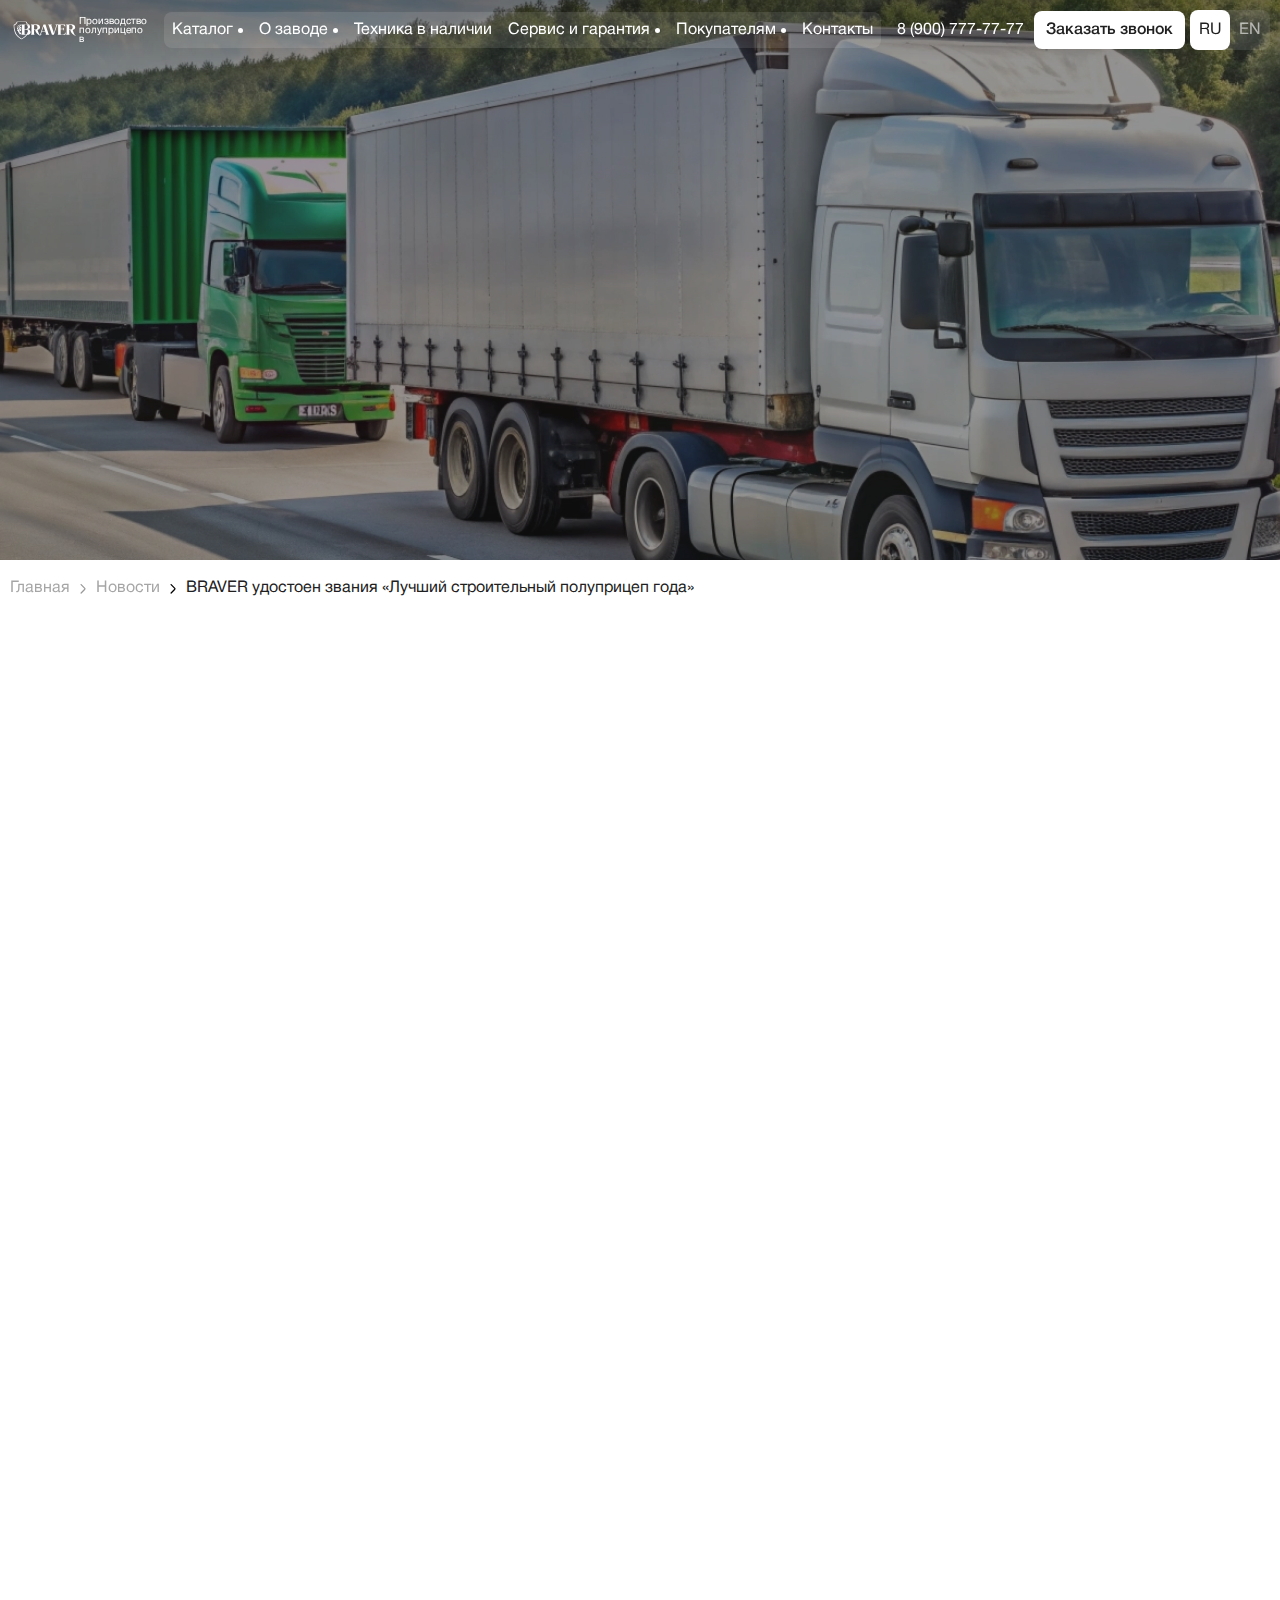
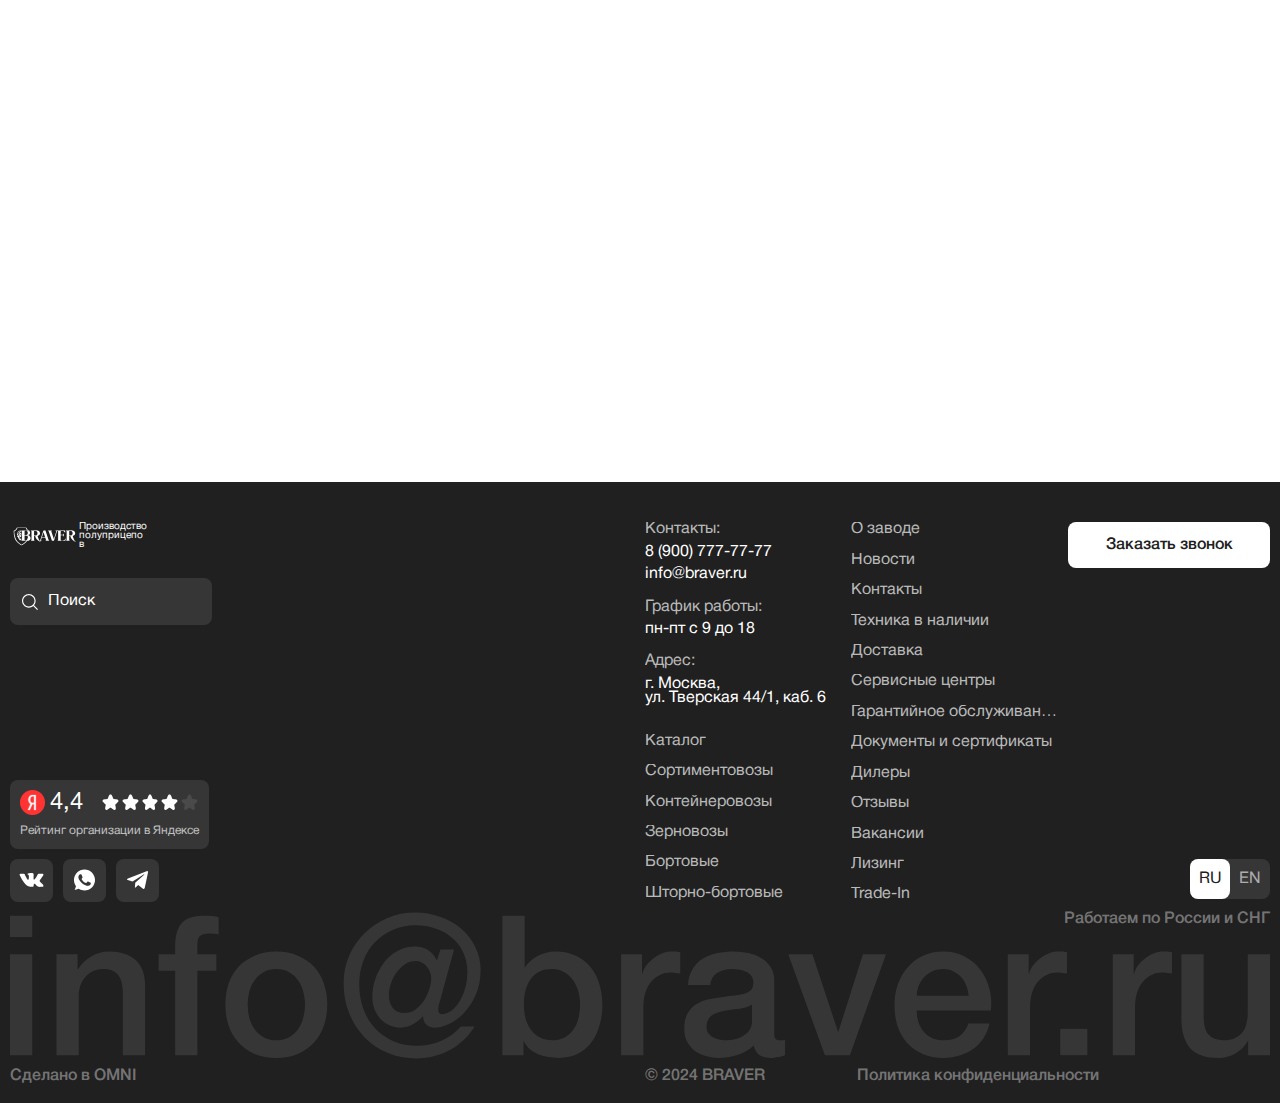
<file: article.html>
<!DOCTYPE html>
<html lang="ru">

<head>
    <meta charset="UTF-8">
    <meta http-equiv="X-UA-Compatible" content="IE=edge">
    <meta name="viewport" content="width=device-width, initial-scale=1">
    <link type="image/x-icon" rel="shortcut icon" href="img/favicon/favicon.ico">
    <link type="image/png" sizes="32x32" rel="icon" href="img/favicon/favicon-32x32.png">
    <link type="image/png" sizes="192x192" rel="icon" href="img/favicon/android-icon-192x192.png">
    <link type="image/svg+xml" sizes="any" rel="icon" href="img/favicon/favicon.svg">
    <link sizes="120x120" rel="apple-touch-icon" href="img/favicon/apple-icon-120x120.png">
    <link sizes="180x180" rel="apple-touch-icon" href="img/favicon/apple-icon-180x180.png">
    <meta name="format-detection" content="telephone=no">
    <meta name="msapplication-TileImage" content="img/favicon/ms-icon-144x144.png">
    <meta name="theme-color" content="#ffffff">
    <link rel="preload" href="fonts/Helvetica-Neue-regular.woff2" as="font" type="font/woff2" crossorigin> 
    <link href="css/fancybox.min.css" type="text/css" rel="stylesheet">
    <link href="css/style.min.css" type="text/css" rel="stylesheet">
    <title>BRAVER удостоен звания «Лучший строительный полуприцеп года»</title>
</head>

<body>
    <div class="wrap">
        <!--header-->


<header class="header header--light fixed-block">  


    <div class="container header__container">
        <div class="header__inner">
            <div class="logo">
                <a href="#">
                    <svg width="117" height="44" viewBox="0 0 117 44" xmlns="http://www.w3.org/2000/svg">
                        <mask id="mask0_208_3162" style="mask-type:luminance" maskUnits="userSpaceOnUse" x="5" y="7" width="29" height="32">
                        <path fill="white" d="M5.83447 7.06567H33.5635V38.0898H5.83447V7.06567Z"/>
                        </mask>
                        <g mask="url(#mask0_208_3162)">
                        <path d="M7.16986 14.2829C7.30453 16.074 7.62055 19.139 8.32999 22.1859C8.81846 24.2868 9.49304 26.3817 10.4186 28.03C11.7934 30.4799 13.7156 32.4274 15.5261 33.8817C17.1715 35.2037 18.7248 36.121 19.7019 36.6413C20.6743 36.124 22.2231 35.2096 23.8686 33.8892C25.6774 32.4365 27.6028 30.4858 28.9821 28.03C29.9032 26.3847 30.5778 24.2913 31.0648 22.1888C31.7725 19.1405 32.0901 16.074 32.2248 14.2829C30.4582 13.4722 29.206 12.4014 28.3242 11.2961C27.5165 10.284 27.0144 9.24181 26.7059 8.34999H12.6948C12.3303 9.40263 11.6981 10.6644 10.6061 11.839C9.76519 12.7474 8.64601 13.606 7.16986 14.2829ZM7.08674 22.4686C6.29577 19.0623 5.97963 15.6529 5.8647 13.9234L5.83447 13.4708L6.2564 13.2948C7.75364 12.6736 8.85783 11.8495 9.66537 10.9788C10.7635 9.79673 11.3291 8.52135 11.6165 7.53779L11.751 7.07764H27.6481L27.7843 7.53779C28.0339 8.39204 28.4936 9.46734 29.3225 10.5051C30.1557 11.5473 31.3733 12.5609 33.1383 13.2948L33.5602 13.4708L33.53 13.9234C33.415 15.6529 33.0974 19.0652 32.3079 22.4716C31.7982 24.6749 31.0828 26.8826 30.0953 28.6466C28.6222 31.2709 26.5804 33.3433 24.6672 34.8788C22.7645 36.4067 20.9738 37.4189 19.9938 37.9212L19.7003 38.07L19.41 37.9212C18.4239 37.4159 16.6316 36.4008 14.7274 34.8713C12.8112 33.3328 10.7725 31.2634 9.30547 28.6466C8.31475 26.8795 7.59788 24.6703 7.08674 22.4686Z"/>
                        </g>
                        <path d="M19.3267 12.6876H21.8656C24.5371 12.5296 25.2249 12.5034 25.6217 12.5034H26.0449C31.3084 12.5034 34.0594 13.9499 34.0594 16.6854C34.0594 18.0267 33.4247 19.0001 32.1815 19.6312C31.3352 20.052 30.7268 20.3152 29.0074 20.657C30.7268 20.8673 31.4674 21.1306 32.4463 21.6303C34.0331 22.498 34.9062 23.9445 34.9062 25.6281C34.9062 26.601 34.562 27.5744 33.9536 28.2845C32.7636 29.6787 31.0969 30.2308 27.8438 30.2308H19.3267V29.8624C20.1466 29.5207 20.3845 29.0999 20.3845 28.1265V14.7919C20.3845 13.8186 20.1466 13.3978 19.3267 13.056V12.6876ZM24.696 20.3414H25.9128C28.7427 20.3414 30.1711 19.1314 30.1711 16.7116C30.1711 14.5025 28.7959 13.1874 26.5475 13.1874C25.1986 13.1874 24.696 13.6082 24.696 14.7391V20.3414ZM24.696 21.2096V28.1003C24.696 29.1789 25.2249 29.5735 26.627 29.5735C27.3412 29.5735 27.9227 29.4683 28.399 29.2841C29.6953 28.7315 30.6211 27.1008 30.6211 25.3125C30.6211 22.6032 29.0601 21.2096 26.0186 21.2096H24.696Z"/>
                        <path d="M51.7 31.4147V31.993C46.4896 30.0205 43.9239 27.2851 42.6539 22.1302C42.4687 22.1564 42.3102 22.1564 42.2308 22.1564H41.8871C41.5697 22.1564 41.305 22.1564 40.8024 22.0774V28.1266C40.8024 29.1 41.0403 29.5208 41.8603 29.8625V30.2309H35.4067V29.8625C36.2267 29.5208 36.4646 29.1 36.4646 28.1266V14.792C36.4646 13.8187 36.2267 13.3979 35.4067 13.0561V12.6877H37.443C37.893 12.6877 38.713 12.6616 39.7972 12.5825C41.0671 12.5035 42.5218 12.4512 43.3944 12.4512C48.288 12.4512 50.9594 14.1604 50.9594 17.2905C50.9594 18.6579 50.351 19.9207 49.2137 20.7623C48.7379 21.1307 47.8911 21.4986 46.7011 21.867C48.1822 26.7329 50.0074 30.3623 51.7 31.4147ZM40.8024 15.0286V21.262C41.1466 21.2882 41.3845 21.3149 41.5697 21.3149H42.125C45.1138 21.3149 46.648 19.9469 46.648 17.3166C46.648 15.0024 44.8496 13.1875 42.6276 13.1875C41.3313 13.1875 40.8024 13.6873 40.8024 15.0286Z"/>
                        <path d="M53.92 24.6023L52.809 28.1264C52.7295 28.3107 52.7032 28.521 52.7032 28.7052C52.7032 29.3102 53.1 29.652 54.2373 29.889V30.2308H49.688V29.889C50.7195 29.5996 51.2485 29.1522 51.6453 28.1264L56.7767 12.5295H60.1624L65.1881 28.1264C65.5317 29.0998 66.008 29.6786 66.6428 29.889V30.2308H60.1887V29.889C60.7971 29.6786 61.035 29.4154 61.035 28.8894C61.035 28.6791 60.9824 28.4158 60.8766 28.1264L59.7393 24.6023H53.92ZM54.3431 23.5499H59.3951L56.8562 15.791L54.3431 23.5499Z"/>
                        <path d="M74.4703 30.2307H71.1114L65.9269 14.7918C65.5832 13.8184 65.1332 13.3186 64.4722 13.0293V12.6875H70.8999V13.0293C70.3704 13.2396 70.1062 13.5819 70.1062 14.0288C70.1062 14.2654 70.1589 14.5024 70.2646 14.7918L74.3913 27.2587L78.3323 14.7918C78.3854 14.6076 78.4117 14.4234 78.4117 14.2392C78.4117 13.5819 78.0412 13.2663 76.9039 13.0293V12.6875H81.3211V13.0293C80.3691 13.3186 79.8133 13.8184 79.4696 14.7918L74.4703 30.2307Z"/>
                        <path d="M93.487 12.6875L93.7781 16.0541H93.1697C92.3497 14.1602 91.186 13.3448 89.0961 13.3448H87.6678C86.4246 13.3448 85.922 13.7656 85.922 14.818V20.078H88.3293C90.0219 20.078 90.8682 19.5259 91.0534 18.2636H91.6092V22.7611H91.0534C90.974 21.4198 90.2071 20.841 88.3293 20.841H85.922V27.8898C85.922 29.2311 86.3983 29.5734 88.1704 29.5734H89.4666C91.9266 29.5734 93.3281 28.6262 94.1749 26.3905L94.7302 26.6009L93.7781 30.2307H80.5264V29.8623C81.3463 29.5205 81.5842 29.0998 81.5842 28.1264V14.7918C81.5842 13.8184 81.3463 13.3977 80.5264 13.0559V12.6875H93.487Z"/>
                        <path d="M111.286 31.4147V31.993C106.076 30.0205 103.51 27.2851 102.24 22.1302C102.055 22.1564 101.897 22.1564 101.817 22.1564H101.474C101.156 22.1564 100.891 22.1564 100.389 22.0774V28.1266C100.389 29.1 100.627 29.5208 101.447 29.8625V30.2309H94.9932V29.8625C95.8131 29.5208 96.051 29.1 96.051 28.1266V14.792C96.051 13.8187 95.8131 13.3979 94.9932 13.0561V12.6877H97.0295C97.4794 12.6877 98.2994 12.6616 99.3836 12.5825C100.654 12.5035 102.108 12.4512 102.981 12.4512C107.874 12.4512 110.546 14.1604 110.546 17.2905C110.546 18.6579 109.937 19.9207 108.8 20.7623C108.324 21.1307 107.478 21.4986 106.288 21.867C107.769 26.7329 109.594 30.3623 111.286 31.4147ZM100.389 15.0286V21.262C100.733 21.2882 100.971 21.3149 101.156 21.3149H101.711C104.7 21.3149 106.234 19.9469 106.234 17.3166C106.234 15.0024 104.436 13.1875 102.214 13.1875C100.918 13.1875 100.389 13.6873 100.389 15.0286Z"/>
                        <mask id="mask1_208_3162" style="mask-type:luminance" maskUnits="userSpaceOnUse" x="15" y="12" width="5" height="5">
                        <path fill="white" d="M15.3506 12.3884H19.2605V16.4041H15.3506V12.3884Z"/>
                        </mask>
                        <g mask="url(#mask1_208_3162)">
                        <path d="M15.9924 13.1404L16.0335 13.2591C16.0766 13.4244 16.1354 13.5839 16.1881 13.7453L16.2196 13.8211L16.2274 13.8581C16.243 13.893 16.2567 13.93 16.2684 13.9669L16.3488 14.0039C16.4466 14.0215 16.5466 14.0234 16.6425 14.0389C16.7893 14.0584 16.9284 14.1128 17.0733 14.1361C17.2182 14.1595 17.3787 14.1984 17.5275 14.2412C17.5433 14.354 17.555 14.4688 17.5863 14.5795C17.6176 14.6904 17.6294 14.8286 17.6646 14.9492C17.6999 15.0697 17.7156 15.1824 17.7372 15.2991L17.7586 15.3595C17.7743 15.4548 17.7959 15.55 17.8135 15.6454C17.9064 15.6894 17.9965 15.7386 18.0837 15.7931C18.3501 15.9545 18.6164 16.116 18.8944 16.256C18.9982 16.3143 19.1079 16.3669 19.2254 16.3941C19.3429 16.4213 19.4701 16.33 19.5856 16.2793C19.8206 16.1705 20.0379 16.0304 20.2651 15.9059C20.3826 15.8339 20.4962 15.7563 20.6156 15.6901C20.6606 15.6625 20.7024 15.6307 20.741 15.5948C20.7587 15.4689 20.7834 15.3445 20.8154 15.2213C20.8663 15.0152 20.9192 14.8091 20.9544 14.599L20.9661 14.5446C20.9857 14.4649 20.9916 14.3851 21.0132 14.3073L21.019 14.2509C21.113 14.2081 21.2168 14.1945 21.3186 14.175C21.4557 14.142 21.5947 14.1167 21.7319 14.0798C21.9198 14.0312 22.1156 14.0155 22.3055 13.9727C22.3368 13.8308 22.3936 13.6967 22.4308 13.5546C22.4994 13.364 22.5484 13.1696 22.6091 12.9771C22.6482 12.8934 22.6482 12.7864 22.7187 12.7222C22.8577 12.6659 22.9987 12.6114 23.1339 12.5414V12.3916C22.9361 12.4266 22.7325 12.4247 22.5346 12.4655C22.3368 12.5064 22.0999 12.5005 21.8865 12.5433C21.673 12.5861 21.4792 12.5687 21.2795 12.6037C21.1698 12.6016 21.0622 12.6308 20.9525 12.6289L20.9309 12.6445L20.7683 12.6523C20.6862 12.6697 20.602 12.6697 20.5216 12.6892C20.4413 12.7086 20.3238 12.6989 20.226 12.7164C20.0027 12.734 19.7755 12.7417 19.5543 12.7787C19.4701 12.7826 19.3878 12.7864 19.3056 12.7961C18.9844 12.7864 18.6652 12.734 18.346 12.7203C18.2149 12.7028 18.0798 12.7067 17.9525 12.6717C17.5923 12.6562 17.2377 12.5784 16.8755 12.5667C16.7502 12.5491 16.6248 12.5453 16.5015 12.5141C16.3272 12.5025 16.1549 12.4772 15.9806 12.4675C15.7848 12.4266 15.5851 12.415 15.3873 12.4131L15.3618 12.5064C15.5361 12.6134 15.73 12.6814 15.9043 12.7864C15.9218 12.9051 15.963 13.0218 15.9924 13.1404Z"/>
                        </g>
                        <mask id="mask2_208_3162" style="mask-type:luminance" maskUnits="userSpaceOnUse" x="11" y="13" width="9" height="18">
                        <path fill="white" d="M11.3276 13.8911H19.2602V30.3281H11.3276V13.8911Z"/>
                        </mask>
                        <g mask="url(#mask2_208_3162)">
                        <path d="M26.7443 22.8275C26.5916 22.701 26.4879 22.526 26.3331 22.4016C26.1687 22.2285 25.9983 22.0593 25.8241 21.896C25.6869 21.7501 25.5401 21.61 25.403 21.4642C25.4304 21.3903 25.4872 21.332 25.5225 21.2619C25.6066 21.1044 25.7202 20.9623 25.8025 20.8049C25.8848 20.6474 25.9807 20.5481 26.0493 20.4081C26.1178 20.268 26.2098 20.1281 26.3077 19.9997C26.4154 19.8403 26.5133 19.675 26.619 19.5135C26.713 19.389 26.7816 19.249 26.8795 19.1265C26.9774 19.0039 27.0831 18.8251 27.1928 18.6811L27.187 18.6499C27.0577 18.5975 26.946 18.51 26.8149 18.4614C26.5584 18.3213 26.2882 18.2085 26.0258 18.0782C25.7241 17.9284 25.4109 17.8078 25.1191 17.6425C24.9957 17.5862 24.8723 17.5297 24.7431 17.4811C24.7431 17.7689 24.7901 18.0548 24.7803 18.3427C24.7278 18.2843 24.6795 18.2228 24.6354 18.1579C24.5375 18.0062 24.4004 17.8837 24.2966 17.7359C24.1929 17.5881 24.0597 17.4383 23.9618 17.2749C23.8212 17.0999 23.6906 16.9178 23.5702 16.7285C23.4527 16.5671 23.3254 16.4115 23.2137 16.2462C23.112 16.1177 23.0023 16.0011 22.9122 15.8669L22.971 15.8378L23.0219 15.8338L23.0414 15.8202C23.0958 15.8114 23.1493 15.799 23.202 15.7832C23.3137 15.7561 23.4273 15.7424 23.5349 15.7054C23.7072 15.6724 23.8776 15.6218 24.0519 15.5966C24.2262 15.5713 24.3633 15.5207 24.5199 15.4896L24.5728 15.4799C24.646 15.4602 24.7205 15.4465 24.796 15.4391C24.8058 15.6919 24.8548 15.9427 24.8587 16.1975C24.89 16.5087 24.9194 16.8179 24.939 17.1292C24.9703 17.1874 24.9997 17.2517 25.0584 17.2846C25.1172 17.3177 25.2053 17.3216 25.2777 17.345C25.3502 17.3683 25.4716 17.3916 25.5558 17.4461L25.6439 17.4499C25.6843 17.419 25.7267 17.3912 25.7712 17.3663L25.7908 17.308C25.7673 17.2167 25.7595 17.1213 25.7418 17.0299C25.6988 16.8568 25.6988 16.6779 25.6576 16.5048C25.6445 16.4484 25.638 16.3915 25.638 16.3337L25.6224 16.3122C25.6086 16.0964 25.5617 15.8844 25.5401 15.6685C25.5301 15.556 25.5132 15.4445 25.4891 15.334C25.4755 15.2057 25.4617 15.0773 25.4403 14.9509C25.4226 14.8712 25.3541 14.8244 25.2915 14.7797C25.1024 14.6243 24.9262 14.4559 24.7626 14.2741C24.6354 14.1593 24.5238 14.031 24.4004 13.9123L24.2829 13.9337C24.0676 13.9921 23.8424 13.9998 23.6329 14.0776L23.5839 14.0854C23.2843 14.1768 22.9768 14.2429 22.6753 14.3304C22.5069 14.379 22.3365 14.4239 22.1661 14.4647L22.127 14.4783C22.0369 14.5016 21.9449 14.5191 21.8548 14.5366C21.7177 14.5892 21.565 14.5813 21.4318 14.6475L21.426 14.7117C21.3946 14.8964 21.3672 15.0812 21.3202 15.262C21.3124 15.3535 21.2908 15.4449 21.2888 15.5363L21.3437 15.5479C21.5199 15.6822 21.6747 15.8436 21.8391 15.9913C21.9684 16.0964 22.078 16.2209 22.2034 16.3298C22.3287 16.4386 22.4148 16.5106 22.5147 16.606C22.6557 16.7324 22.7908 16.8646 22.9416 16.9794C23.0924 17.0941 23.2412 17.1991 23.3666 17.3372C23.4331 17.4052 23.4644 17.4948 23.5251 17.5666C23.5858 17.6386 23.6171 17.7418 23.6798 17.8215C23.7424 17.9012 23.811 18.0296 23.8815 18.1307C23.9521 18.2318 24.0108 18.3368 24.0851 18.4322C24.2359 18.6227 24.3594 18.8328 24.5043 19.0273C24.6138 19.1692 24.6922 19.3307 24.8058 19.4687C24.8861 19.5602 24.9488 19.6651 25.0211 19.7625C24.9311 19.8693 24.841 19.9763 24.747 20.0795C24.5669 20.307 24.375 20.5268 24.1851 20.7465C23.9951 20.9974 23.7679 21.2172 23.5839 21.4719C23.4802 21.6022 23.3685 21.7228 23.2705 21.8571C23.1727 21.9912 23.0708 22.0748 22.9827 22.1935C22.828 22.3899 22.6596 22.5766 22.5147 22.7808C22.4481 22.8897 22.4285 23.0161 22.3777 23.1309C22.3404 23.2164 22.3228 23.3078 22.2857 23.3916C22.2269 23.5665 22.176 23.7454 22.1054 23.9167L22.0996 23.9535L22.0682 24.0313C22.0428 24.111 22.0212 24.1908 21.9918 24.2686L21.9801 24.3036C21.9292 24.4689 21.8607 24.6284 21.8039 24.7918C21.7471 24.9551 21.708 25.0776 21.6609 25.2216L21.6374 25.278C21.6041 25.3947 21.6061 25.5153 21.5826 25.6339C21.5748 25.7195 21.5767 25.807 21.5709 25.8944L21.5748 25.8789C21.5493 26.1279 21.5532 26.3808 21.4925 26.6239C21.4063 26.5927 21.3378 26.5304 21.2614 26.4799C21.1932 26.4319 21.1305 26.3774 21.0735 26.3165C20.7875 26.4923 20.4872 26.6394 20.1727 26.758C19.9867 26.8513 19.7948 26.9253 19.6068 27.0128C19.5011 27.0517 19.4051 27.1178 19.2935 27.1392C19.2171 27.1334 19.1505 27.0945 19.0821 27.0652C18.9136 26.9836 18.7335 26.9272 18.5709 26.8358C18.2262 26.6919 17.866 26.5635 17.5664 26.3359C17.4352 26.4196 17.2961 26.4974 17.1747 26.5947C17.1278 26.5577 17.0827 26.5227 17.0358 26.4877C17.0123 26.1104 17.0004 25.733 16.9535 25.3596L16.9378 25.3422V25.2838C16.8751 25.1322 16.8399 24.9688 16.7773 24.8171L16.7361 24.7198C16.6773 24.5254 16.6069 24.3328 16.5404 24.1403L16.5011 24.0392C16.4678 23.9477 16.4424 23.8544 16.4032 23.7649C16.3895 23.7202 16.3778 23.6734 16.3661 23.6287L16.3386 23.5958C16.3207 23.5211 16.2953 23.4491 16.2622 23.3798C16.2171 23.2281 16.1644 23.0784 16.1115 22.9286C16.0703 22.81 15.994 22.7108 15.9117 22.6174C15.7962 22.4852 15.6983 22.3373 15.5808 22.2051C15.3556 21.9465 15.1403 21.682 14.9287 21.4136C14.5821 20.9877 14.2199 20.5773 13.8674 20.1552C13.7577 20.0249 13.6402 19.9005 13.5404 19.7644C13.6637 19.5873 13.8106 19.4279 13.9183 19.2412C14.0162 19.0973 14.1239 18.9592 14.216 18.8114C14.3256 18.6207 14.4803 18.4633 14.5919 18.2746C14.6762 18.156 14.7485 18.0315 14.8386 17.9168C14.9287 17.802 15.0051 17.6406 15.0893 17.5045C15.2107 17.2983 15.4163 17.1679 15.5945 17.0163C15.761 16.8977 15.8921 16.7401 16.0527 16.6157C16.272 16.4115 16.4933 16.2112 16.7087 16.0031C16.8967 15.8378 17.0729 15.6607 17.2707 15.509C17.2531 15.4176 17.2414 15.3243 17.2257 15.2329C17.1728 15.0384 17.1611 14.8362 17.1101 14.6397C17.0024 14.6066 16.8889 14.5931 16.7792 14.5755C16.6695 14.558 16.511 14.5172 16.3778 14.4802C16.1957 14.4297 16.0115 14.3869 15.8295 14.3343L15.7805 14.313C15.7217 14.2954 15.661 14.2818 15.6023 14.2663C15.4809 14.2216 15.3537 14.204 15.2323 14.1671C15.1109 14.1301 14.9679 14.103 14.8406 14.0562C14.6786 14.0135 14.5148 13.9798 14.349 13.9551L14.2708 13.9337C14.2385 13.9242 14.206 13.9165 14.1728 13.9104C14.0456 14.0037 13.9417 14.1262 13.8283 14.2371C13.6696 14.3908 13.5227 14.5561 13.3543 14.7019C13.2878 14.7564 13.2349 14.8284 13.1625 14.8789C13.1331 14.9041 13.0899 14.9256 13.0938 14.9684C13.0919 15.0656 13.086 15.1629 13.086 15.2581L13.0704 15.2835C13.0684 15.3884 13.0351 15.4877 13.0273 15.5907C13.0156 15.6646 13.0137 15.7385 12.996 15.8124C12.9937 15.8642 12.9871 15.9153 12.9764 15.9661C12.947 16.1392 12.9294 16.3161 12.8981 16.4893C12.8668 16.6623 12.8452 16.7829 12.8276 16.9327C12.8094 16.9904 12.7977 17.0494 12.7923 17.1096C12.7806 17.2302 12.7513 17.3508 12.7513 17.4733L12.8804 17.4189C13.0293 17.3975 13.186 17.3955 13.3269 17.3372L13.37 17.3294L13.5071 17.2885L13.5579 17.2691C13.5717 17.1038 13.6128 16.9424 13.6225 16.7771C13.6461 16.5379 13.6873 16.2987 13.7029 16.0575C13.7186 15.8163 13.7322 15.6336 13.7558 15.4234C13.8164 15.4429 13.8791 15.4604 13.9417 15.478C14.165 15.5246 14.3883 15.5732 14.6134 15.616C14.8386 15.6588 15.1148 15.7405 15.3693 15.7813L15.428 15.8047C15.5015 15.8227 15.576 15.8357 15.6513 15.8436C15.5976 15.9221 15.5389 15.9967 15.475 16.0672C15.3144 16.2909 15.1461 16.5067 14.9835 16.7285C14.8211 16.9502 14.6565 17.17 14.5097 17.4033C14.4412 17.5006 14.357 17.5881 14.2883 17.6853C14.2014 17.8057 14.1074 17.9205 14.0064 18.0296C13.9104 18.1365 13.838 18.2611 13.7342 18.3621C13.7342 18.1949 13.7636 18.0296 13.7871 17.8643C13.7945 17.7344 13.8095 17.6053 13.8322 17.4772C13.65 17.5589 13.4562 17.6192 13.2839 17.7203C13.1115 17.8215 12.9079 17.8934 12.7179 17.9771C12.528 18.0607 12.3263 18.1773 12.1226 18.263C11.8505 18.3776 11.5959 18.5255 11.3276 18.6461C11.3864 18.7219 11.4353 18.8056 11.4881 18.8853C11.5861 19.0253 11.6801 19.1673 11.7721 19.3092C11.8192 19.3812 11.8818 19.4435 11.9229 19.5193C12.06 19.7799 12.2479 20.0094 12.3948 20.2642C12.5416 20.5189 12.6846 20.7446 12.8433 20.9799C12.9215 21.1141 13.0254 21.2327 13.0977 21.3709C13.1115 21.4038 13.1487 21.4369 13.1271 21.4739C13.0664 21.5789 12.9705 21.6548 12.8843 21.7384C12.712 21.9115 12.5338 22.0807 12.3596 22.2518C12.2911 22.3315 12.2205 22.4093 12.1442 22.4832C12.0678 22.5572 11.9836 22.6739 11.8896 22.7556C11.7956 22.8372 11.684 22.9772 11.5607 23.0647L11.5548 23.1212C11.6449 23.1367 11.733 23.1601 11.8231 23.1775C11.9131 23.1951 12.06 23.2261 12.1775 23.2592L12.2362 23.2807C12.3282 23.3001 12.4183 23.3254 12.5103 23.3507C12.6023 23.3759 12.7101 23.3817 12.804 23.4148C13.0156 23.479 13.2349 23.516 13.4503 23.5685L13.5266 23.5898C13.6134 23.6039 13.699 23.6233 13.7832 23.6482C13.8448 23.665 13.9075 23.6766 13.9711 23.6833C13.7968 23.9711 13.7048 24.2978 13.5404 24.5914C13.5149 24.6362 13.4718 24.6868 13.5051 24.7393C13.5991 24.9143 13.6813 25.0972 13.7616 25.2799C13.9458 25.5542 14.1141 25.84 14.2883 26.1201C14.4705 26.3613 14.6017 26.6336 14.7799 26.8786C14.84 26.9927 14.9013 27.1061 14.9639 27.2189C14.9718 26.9681 14.966 26.7191 14.9738 26.4683C14.9894 26.3477 14.9855 26.2252 14.9953 26.1026C15.0129 26.015 14.9992 25.9275 15.0207 25.84C15.0364 25.5172 15.0541 25.1963 15.0775 24.8734C15.0835 24.8365 15.0775 24.7937 15.1069 24.7666C15.2087 24.64 15.3399 24.5428 15.4535 24.4281C15.5671 24.3133 15.663 24.2492 15.7571 24.1461C15.851 24.0431 15.9313 23.9963 16.0156 23.9186C16.0115 23.9846 16.0135 24.0528 15.9959 24.1169C15.9813 24.1988 15.9708 24.2811 15.9646 24.364C15.9254 24.4709 15.9195 24.5856 15.8979 24.6965C15.8901 24.7236 15.8823 24.749 15.8745 24.7762L15.8706 24.8345L15.8549 24.8579C15.8432 24.9863 15.8197 25.1146 15.802 25.241L15.7785 25.3188C15.759 25.4219 15.7433 25.5269 15.7198 25.63C15.6964 25.733 15.6767 25.8984 15.6493 26.0307C15.6288 26.1036 15.6125 26.1775 15.6003 26.2523C15.5808 26.4294 15.526 26.6005 15.4927 26.7755L15.4711 26.8339C15.4515 26.9117 15.434 26.9895 15.4163 27.0692L15.3928 27.1275C15.383 27.1858 15.3634 27.2442 15.3615 27.3025C15.3908 27.4134 15.4574 27.5087 15.5103 27.6079C15.5632 27.7071 15.6376 27.8355 15.6923 27.954C15.7566 28.0492 15.812 28.149 15.8588 28.2536C15.9528 28.3975 16.0156 28.5589 16.1154 28.697C16.2152 28.8351 16.2759 28.9926 16.3581 29.1385C16.3922 29.2087 16.4299 29.2768 16.4717 29.3427L16.4836 29.3778C16.5736 29.51 16.6402 29.6578 16.7244 29.7939C16.7322 29.7395 16.7419 29.685 16.7538 29.6325L16.7773 29.5566C16.7831 29.5314 16.789 29.5042 16.7948 29.4788L16.8125 29.4167L16.8261 29.403C16.8422 29.2961 16.8644 29.1904 16.8928 29.0859C16.9261 28.9732 16.9358 28.8546 16.979 28.7437L17.0298 28.5511C17.2961 28.7729 17.5742 28.9829 17.8543 29.1852C17.9325 29.2435 17.9932 29.3213 18.0735 29.3758C18.1539 29.4302 18.2674 29.5313 18.3731 29.5975C18.4577 29.6504 18.5354 29.7121 18.6061 29.7823C18.7296 29.899 18.8804 29.9865 19.0076 30.1012C19.0977 30.1712 19.1799 30.2529 19.268 30.3248C19.3326 30.2704 19.3933 30.2101 19.46 30.1576C19.6499 30.0156 19.8242 29.8562 20.0142 29.7142C20.1492 29.5917 20.3079 29.5003 20.4429 29.3797C20.5781 29.2591 20.7602 29.1229 20.9266 29.0043C21.1205 28.8526 21.3163 28.7029 21.5199 28.5648C21.5395 28.6426 21.5572 28.7184 21.5787 28.7962L21.6022 28.8546C21.6179 28.9382 21.6296 29.0238 21.6512 29.1074C21.7001 29.2241 21.706 29.3524 21.7315 29.4769L21.751 29.5372C21.7706 29.6209 21.7862 29.7064 21.8039 29.792L21.8333 29.7823C21.8529 29.7298 21.8776 29.6799 21.9077 29.6325C22.0311 29.4672 22.1074 29.2746 22.2112 29.0977C22.315 28.9206 22.4325 28.697 22.552 28.5025C22.7712 28.0844 23.012 27.678 23.2137 27.2501C23.1903 27.2034 23.1688 27.1567 23.1472 27.1081C23.0904 26.8961 23.0395 26.6802 22.9945 26.4663C22.9612 26.3301 22.9573 26.1901 22.922 26.0539C22.8867 25.9178 22.8731 25.7409 22.83 25.5892C22.7869 25.4374 22.785 25.3325 22.7576 25.204C22.7301 25.0757 22.7203 24.928 22.6811 24.7937C22.642 24.6595 22.6381 24.4786 22.595 24.3231C22.552 24.1675 22.546 24.0489 22.5323 23.9107C22.6322 24.0003 22.7301 24.0917 22.8358 24.1714C22.9474 24.2939 23.0826 24.3911 23.2001 24.5078C23.2999 24.5953 23.388 24.6965 23.4919 24.7782C23.4919 24.959 23.5134 25.138 23.5154 25.3188C23.5295 25.4468 23.5354 25.5752 23.5329 25.7039L23.5506 25.7253C23.5506 25.8206 23.5467 25.9178 23.5623 26.0112C23.5917 26.4118 23.5917 26.8124 23.5956 27.2131C23.6193 27.187 23.6396 27.1586 23.6564 27.1275C23.6858 27.0128 23.7523 26.9136 23.813 26.8144C23.9188 26.6316 24.0499 26.4625 24.1517 26.2757C24.3182 26.0462 24.4572 25.7992 24.6099 25.5619C24.6648 25.486 24.6981 25.3966 24.7548 25.3207C24.8743 25.1632 24.9213 24.9688 25.0075 24.7937C25.0271 24.7509 25.0505 24.7062 25.0388 24.6576C25.0271 24.609 24.9762 24.5293 24.9507 24.4631C24.9252 24.3969 24.8782 24.3152 24.8508 24.2395C24.8077 24.0839 24.7079 23.9516 24.657 23.798L24.6021 23.6833C24.7509 23.6502 24.8998 23.6151 25.0486 23.584L25.1289 23.5627C25.2053 23.5432 25.2835 23.5276 25.3619 23.5121C25.4774 23.4752 25.5969 23.4576 25.7163 23.4363L25.7751 23.4129C25.8671 23.3916 25.9591 23.3759 26.0493 23.3526L26.1061 23.3312C26.2054 23.3142 26.3034 23.2908 26.3998 23.2612C26.5173 23.2281 26.6367 23.2067 26.7542 23.1756L26.952 23.1367L27.0381 23.1289C26.9441 23.02 26.8344 22.9325 26.7443 22.8275Z"/>
                        </g>
                        <mask id="mask3_208_3162" style="mask-type:luminance" maskUnits="userSpaceOnUse" x="14" y="16" width="6" height="9">
                        <path fill="white" d="M14.2271 16.5281H19.2601V24.4703H14.2271V16.5281Z"/>
                        </mask>
                        <g mask="url(#mask3_208_3162)">
                        <path d="M22.5811 21.3748C22.771 21.2211 22.9492 21.0519 23.149 20.908C23.2136 20.8633 23.2664 20.805 23.3252 20.7524C23.431 20.6571 23.5524 20.5774 23.6522 20.4742C23.7521 20.3712 23.8735 20.2934 23.9812 20.198C24.0889 20.1028 24.177 20.0308 24.2789 19.953C24.1966 19.8344 24.0928 19.7314 24.0027 19.6185C23.9126 19.5057 23.7834 19.3793 23.6856 19.251C23.5426 19.0565 23.3585 18.8912 23.2586 18.6676C23.2097 18.5489 23.147 18.4361 23.0961 18.3175C23.0667 18.2532 23.0373 18.1852 22.9825 18.1386C22.8729 18.0393 22.7749 17.9284 22.6574 17.839C22.4629 17.6613 22.2632 17.4896 22.0583 17.3236C21.9691 17.2378 21.8757 17.1568 21.7782 17.0805C21.6294 16.9697 21.4923 16.8451 21.3514 16.7266C21.2828 16.6701 21.2065 16.6196 21.1418 16.5573L21.1105 16.5515C20.7425 16.7549 20.3627 16.9331 19.9708 17.0863C19.7397 17.166 19.5224 17.2769 19.2992 17.3742C19.2013 17.3723 19.1171 17.3158 19.027 17.2866C18.7039 17.1213 18.3515 17.0222 18.0284 16.8569C17.8267 16.7576 17.6191 16.6682 17.4252 16.5496C17.0845 16.8472 16.7261 17.1213 16.3873 17.4209C16.2268 17.5454 16.078 17.6834 15.9252 17.8177C15.8077 17.9013 15.7118 18.0082 15.6021 18.0997C15.533 18.1588 15.484 18.2314 15.4552 18.3175C15.4298 18.3875 15.3887 18.4497 15.3593 18.5178C15.3006 18.6287 15.2654 18.7531 15.185 18.8523C15.001 19.0837 14.813 19.3133 14.6132 19.533C14.5039 19.6717 14.385 19.802 14.2568 19.9239L14.2648 19.9491C14.4527 20.0873 14.6153 20.2565 14.7974 20.4024C14.9011 20.4781 14.9833 20.5793 15.0852 20.659C15.2889 20.8127 15.469 20.9955 15.6805 21.1414C15.8919 21.2872 16.0839 21.4623 16.2679 21.6431C16.4167 21.7734 16.5616 21.9115 16.7183 22.034C16.6909 22.2305 16.6322 22.4211 16.6028 22.6174C16.5571 22.784 16.5264 22.9533 16.5108 23.1251C16.6478 23.2399 16.8279 23.2826 16.9827 23.3701L17.014 23.4499L17.0296 23.5258C17.0767 23.6715 17.0786 23.8291 17.1257 23.975C17.1471 24.0664 17.1687 24.1598 17.2058 24.2473C17.2431 24.3348 17.249 24.3756 17.2685 24.4398C17.3626 24.3445 17.4624 24.2512 17.5505 24.1519C17.5466 24.0722 17.5603 23.9692 17.4918 23.9108C17.6876 23.8291 17.8913 23.7669 18.0851 23.6775C18.279 23.5879 18.4846 23.5024 18.6863 23.4187C18.8508 23.339 19.0152 23.2612 19.1875 23.1971C19.2287 23.1795 19.2756 23.1524 19.3207 23.1795C19.4637 23.2437 19.6106 23.304 19.7535 23.3721C20.008 23.4849 20.2626 23.5919 20.5191 23.7007C20.666 23.765 20.8129 23.8447 20.9754 23.8583C21.0008 23.9692 20.9949 24.0839 21.042 24.1889C21.0889 24.294 21.1105 24.3776 21.1966 24.4339C21.275 24.3445 21.3279 24.2356 21.3709 24.1267C21.4141 24.0178 21.4219 23.9556 21.459 23.8759C21.4806 23.7261 21.4865 23.5743 21.5061 23.4226C21.6705 23.302 21.8761 23.2496 22.0387 23.1232C22.0406 23.0026 22.0074 22.8878 21.9916 22.7692C21.9408 22.6583 21.9348 22.5338 21.9075 22.4152C21.8879 22.3414 21.8585 22.2713 21.835 22.2013C21.8272 22.1604 21.7959 22.1157 21.8057 22.0749C22.0602 21.8376 22.3148 21.5984 22.5811 21.3748ZM21.6314 19.7547C21.5433 19.7956 21.4571 19.8422 21.367 19.8753C21.277 19.9083 21.2241 19.8694 21.1595 19.8986C21.0595 19.9919 20.9852 20.1067 20.9029 20.2137C20.8207 20.3207 20.7325 20.4295 20.6444 20.5346C20.6508 20.5809 20.6612 20.6262 20.6757 20.6707C20.6993 20.8536 20.7247 21.0382 20.76 21.2192C20.7639 21.3261 20.7639 21.4331 20.7698 21.5401L20.7932 21.6023C20.7971 21.6412 20.8442 21.6957 20.7992 21.7267C20.664 21.7385 20.5269 21.7248 20.3919 21.7306C20.2097 21.9135 20.0021 22.0652 19.8201 22.2499C19.658 22.4359 19.4798 22.6051 19.2855 22.7575C19.2072 22.6953 19.1171 22.6505 19.0446 22.5805C18.937 22.4717 18.8292 22.3666 18.7314 22.2499C18.5472 22.0943 18.3886 21.9115 18.1928 21.7714C18.0743 21.7491 17.9549 21.74 17.8345 21.7443L17.7874 21.6839C17.7855 21.5595 17.7835 21.437 17.7894 21.3144C17.8005 21.2429 17.8063 21.1709 17.8071 21.0986L17.8247 21.081C17.8384 20.871 17.8893 20.6629 17.8874 20.451C17.7633 20.3636 17.6641 20.254 17.5898 20.1223C17.5623 20.0755 17.5408 20.0269 17.5036 19.988C17.4663 19.9491 17.3626 19.9162 17.2862 19.8947C17.1784 19.8636 17.0786 19.8169 16.9748 19.778C16.8711 19.7391 16.7575 19.6769 16.6458 19.6361C16.6048 19.6224 16.5616 19.6088 16.5322 19.5777C16.3188 19.3638 16.1485 19.1129 15.9526 18.8834C15.937 18.8639 15.9154 18.8387 15.9312 18.8114C15.9957 18.687 16.0956 18.5898 16.1936 18.4905C16.2463 18.4322 16.3344 18.4342 16.3932 18.3836C16.5029 18.3777 16.6067 18.4127 16.7124 18.4342L16.8417 18.4731L16.9004 18.4924C17.0199 18.541 17.1491 18.5586 17.2725 18.6014L17.4114 18.6481L17.4702 18.6676C17.5721 18.7084 17.6798 18.7317 17.7855 18.7667L17.8286 18.7725L17.8677 18.8134C17.8825 18.8941 17.9014 18.9738 17.9245 19.0526C17.9461 19.1751 17.9617 19.2996 17.9813 19.4221C18.0303 19.5602 18.0263 19.708 18.0518 19.8481C18.0636 19.887 18.0714 19.9259 18.0812 19.9667C18.1105 20.2059 18.1459 20.4452 18.1576 20.6863C18.1498 20.7562 18.1439 20.8263 18.1301 20.8963C18.1282 21.0694 18.0792 21.2386 18.0812 21.4117C18.602 21.4097 19.121 21.4195 19.6419 21.4137C19.9337 21.4137 20.2254 21.4097 20.5172 21.4137C20.5034 21.3709 20.4917 21.3301 20.4781 21.2872C20.4643 21.2444 20.4721 21.2386 20.4701 21.2134C20.4369 21.0519 20.4232 20.8886 20.4036 20.7252C20.39 20.6006 20.4036 20.4742 20.4291 20.3537C20.4545 20.2331 20.4545 20.0795 20.4859 19.9472C20.5171 19.7818 20.54 19.6151 20.5544 19.4474L20.5701 19.426L20.5759 19.3677C20.6092 19.1927 20.6347 19.0137 20.6738 18.8387L20.6954 18.794C20.8109 18.7433 20.9323 18.7162 21.0537 18.6811L21.091 18.6714L21.1497 18.65L21.228 18.6248C21.4826 18.547 21.7391 18.475 21.9957 18.4049C22.0719 18.3777 22.1503 18.4069 22.2287 18.4088C22.4127 18.4808 22.5909 18.6306 22.6066 18.8406C22.5889 18.9593 22.5067 19.0526 22.4244 19.1343C22.305 19.2626 22.2013 19.4066 22.068 19.5213C22.0356 19.5537 22.0063 19.5887 21.9799 19.6263L21.9309 19.6419C21.8174 19.6439 21.7292 19.7118 21.6314 19.7547Z"/>
                        </g>
                        <path d="M17.1141 18.9378C17.0553 18.8561 16.9456 18.8426 16.8615 18.7978C16.7283 18.7317 16.5854 18.6947 16.4405 18.6616C16.3714 18.6953 16.3003 18.7239 16.2271 18.7473C16.2584 18.8153 16.3113 18.8698 16.3621 18.9242C16.4405 19.0214 16.5188 19.1187 16.5971 19.2159C16.6441 19.2763 16.7205 19.2996 16.791 19.3229C16.9187 19.3835 17.0512 19.4308 17.1885 19.4649C17.2206 19.4737 17.2531 19.4759 17.286 19.4715C17.3191 19.467 17.3498 19.4565 17.3784 19.4396C17.3784 19.4027 17.3784 19.3657 17.3765 19.3288C17.308 19.1848 17.2022 19.0682 17.1141 18.9378Z"/>
                        <mask id="mask4_208_3162" style="mask-type:luminance" maskUnits="userSpaceOnUse" x="17" y="24" width="3" height="3">
                        <path fill="white" d="M17.4722 24.0669H19.2604V26.5178H17.4722V24.0669Z"/>
                        </mask>
                        <g mask="url(#mask4_208_3162)">
                        <path d="M20.4275 24.8266C20.3159 24.743 20.212 24.6516 20.1005 24.5661C19.8909 24.4085 19.6873 24.2353 19.4445 24.1246L19.3857 24.107L19.3093 24.0837C19.2486 24.0951 19.1893 24.1114 19.1311 24.1323L19.0352 24.1654C18.8648 24.2413 18.7219 24.3599 18.577 24.4726C18.4987 24.5543 18.3929 24.601 18.3107 24.6768C18.1677 24.8072 18.0033 24.9122 17.8564 25.0386C17.7859 25.0989 17.731 25.1748 17.6625 25.2389C17.5941 25.3031 17.5666 25.3556 17.5587 25.4295C17.549 25.497 17.5332 25.5631 17.5118 25.6279C17.498 25.6688 17.4883 25.7115 17.4766 25.7524L17.5705 25.8263C17.7128 25.8785 17.8518 25.9383 17.9876 26.0052C18.0895 26.0441 18.1932 26.083 18.2931 26.1277C18.4614 26.2036 18.6417 26.2483 18.8061 26.3319L18.8374 26.3398C18.9726 26.3923 19.0998 26.4602 19.2369 26.5109C19.3486 26.5148 19.4445 26.4505 19.5444 26.4136C19.842 26.2775 20.1533 26.1744 20.453 26.0421C20.596 25.98 20.7368 25.9138 20.8837 25.8633C20.9405 25.8394 20.9946 25.8109 21.0463 25.7777C21.0365 25.6473 21.0091 25.5209 20.9817 25.3945C20.8818 25.1378 20.6273 24.9977 20.4275 24.8266Z"/>
                        </g>
                        </svg>                        
                </a>
                <span>Производство полуприцепов</span>
            </div>
            <div class="header__center">
                <nav class="menu">
                    <ul class="menu__list">
                        <li class="menu__item has-subnavs ">
                            <a href="#" class="menu__header">Каталог</a>
                            <div class="menu__subnavs">
                                <ul>
                                    <li><a href="#">Сортиментовозы</a></li>
                                    <li><a href="#">Контейнеровозы</a></li>
                                    <li><a href="#">Зерновозы</a></li>
                                    <li><a href="#">Бортовые</a></li>
                                    <li><a href="#">Шторно-бортовые</a></li>
                                </ul>
                            </div>
                        </li>
                        <li class="menu__item has-subnavs ">
                            <a href="#" class="menu__header">О заводе</a>
                            <div class="menu__subnavs">
                                <ul>
                                    <li><a href="#">Новости</a></li>
                                    <li><a href="#">Отзывы</a></li>
                                    <li><a href="#">Вакансии</a></li>
                                </ul>
                            </div>
                        </li>
                        <li class="menu__item ">
                            <a href="#" class="menu__header">Техника в наличии</a>
                        </li>
                        <li class="menu__item has-subnavs ">
                            <a href="#" class="menu__header">Сервис и гарантия</a>
                            <div class="menu__subnavs">
                                <ul>                                   
                                    <li><a href="#">Отзывы</a></li>
                                    <li><a href="#">Гарантийное обслуживание</a></li>
                                    <li><a href="#">Доставка</a></li>
                                    <li><a href="#">Документы и сертификаты</a></li>
                                    <li><a href="#">Сервисные центры</a></li>
                                </ul>
                            </div>
                        </li>
                        <li class="menu__item has-subnavs ">
                            <a href="#" class="menu__header">Покупателям</a>
                            <div class="menu__subnavs">
                                <ul>
                                    <li><a href="#">Дилеры</a></li>
                                    <li><a href="#">Лизинг</a></li>
                                    <li><a href="#">Trade-In</a></li>
                                </ul>
                            </div>
                        </li>
                        <li class="menu__item ">
                            <a href="#" class="menu__header">Контакты</a>
                        </li>
                    </ul>
                </nav>
            </div>
            <div class="header__right">
                <a href="tel:89007777777" class="header__phone">8 (900) 777-77-77</a>
                <button type="button" class="btn stroke-btn mod-open-btn" data-modal="callback-mod">Заказать звонок</button>
                <div class="lang">
                    <a href="#" class="active">RU</a>
                    <a href="#">EN</a>
                </div>
            </div>
            <div class="icon-menu">
                <div class="icon-menu__items">
                    <span></span>
                    <span></span>
                    <span></span>
                </div>
            </div>
        </div>
   </div>
   <div class="mob-menu">
        <div class="mob-menu__inner">
            <div class="mob-menu__top">
                <div class="container">
                    <nav class="menu">
                        <ul class="menu__list">
                            <li class="menu__item has-subnavs">
                                <span class="menu__header">Каталог</span>
                                <div class="menu__subnavs">
                                    <ul>
                                        <li><a href="#">Сортиментовозы</a></li>
                                        <li><a href="#">Контейнеровозы</a></li>
                                        <li><a href="#">Зерновозы</a></li>
                                        <li><a href="#">Бортовые</a></li>
                                        <li><a href="#">Шторно-бортовые</a></li>
                                    </ul>
                                </div>
                            </li>
                            <li class="menu__item has-subnavs">
                                <span class="menu__header">О заводе</span>
                                <div class="menu__subnavs">
                                    <ul>
                                        <li><a href="#">Новости</a></li>
                                        <li><a href="#">Отзывы</a></li>
                                        <li><a href="#">Вакансии</a></li>
                                    </ul>
                                </div>
                            </li>
                            <li class="menu__item">
                                <a href="#" class="menu__header">Техника в наличии</a>
                            </li>
                            <li class="menu__item has-subnavs">
                                <span class="menu__header">Сервис и гарантия</span>
                                <div class="menu__subnavs">
                                    <ul>
                                        <li><a href="#">Отзывы</a></li>
                                        <li><a href="#">Гарантийное обслуживание</a></li>
                                        <li><a href="#">Доставка</a></li>
                                        <li><a href="#">Документы и сертификаты</a></li>
                                        <li><a href="#">Сервисные центры</a></li>
                                    </ul>
                                </div>
                            </li>
                            <li class="menu__item has-subnavs">
                                <span class="menu__header">Покупателям</span>
                                <div class="menu__subnavs">
                                    <ul>
                                        <li><a href="#">Дилеры</a></li>
                                        <li><a href="#">Лизинг</a></li>
                                        <li><a href="#">Trade-In</a></li>
                                    </ul>
                                </div>
                            </li>
                            <li class="menu__item">
                                <a href="#" class="menu__header">Контакты</a>
                            </li>
                        </ul>
                    </nav>
                </div>
            </div>
            <div class="mob-menu__bot">
                <div class="container"> 
                    <div class="mob-menu__row">
                        <a href="tel:89007777777" class="header__phone">8 (900) 777-77-77</a>
                        <div class="lang">
                            <a href="#" class="active">RU</a>
                            <a href="#">EN</a>
                        </div>
                    </div>         
                    <button type="button" class="btn main-btn main-btn--dark mod-open-btn" data-modal="callback-mod"><span>Заказать звонок</span></button>
                </div>
            </div>
        </div>
    </div>
</header>
        <!--main-->  
        <main class="main">
            <!--intro-->
            <div class="mb-30 intro intro--article">
                <div class="media-cover">
                    <picture><source srcset="img/content/article-1.webp" type="image/webp"><img src="img/content/article-1.jpg" alt="" data-animation="scale"></picture>
                </div>
            </div>
            <!--breadcrumbs-->
<div class="breadcrumbs">
    <div class="container">
        <ul>
            <li><a href="#" class="link">Главная</a></li>
            <li><a href="#" class="link">Новости</a></li>
            <li>BRAVER удостоен звания «Лучший строительный полуприцеп года»</li>
        </ul>
    </div>
</div>
            <!--article-->
            <section class="section about" data-animation="fadeUp">
                <div class="container">
                    <div class="sec-top">
                        <h1 class="h2">BRAVER удостоен звания «Лучший строительный полуприцеп года»</h1>
                    </div>
                    <div class="about__row">
                        <div class="about__date">10.07.2024</div>
                        <div class="about__content">
                            <div class="page-content">
                                <p>Совсем недавно мы провели рестайлинг открытого бортового полуприцепа, и это событие привлекло заслуженное внимание. В рамках престижной выставки CTT EXPO состоялся конкурс «Инновации в строительной технике 2024», где Braver одержал победу в номинации «Лучший строительный полуприцеп года»!</p>
                                <p>Первое поколение бортовиков завоевало покупателей своим лёгким весом и прочностью.</p>
                                <h3>Что изменилось в новой версии?</h3>
                                <ul>
                                    <li>Дополнительное усиление рамы. В передней части добавилась двойная стенка лонжерона, увеличилась толщина боковой обвязки рамы, усилены поперечины в местах установки боковых стоек;</li>
                                    <li>В задней части установлены дополнительные оцинкованные угловые отбойники и резиновые буферы;</li>
                                    <li>Под бортами также установлены защитные буферы (по 3 на каждый борт);</li>
                                    <li>На переднем портале появилась панель для хранения стяжных ремней;</li>
                                    <li>Увеличен полезный проём для задней погрузки. В задней части рамы добавлены дополнительные проушины для строповки;</li>
                                    <li>На задний борт установлены раскладные ступеньки для лёгкого доступа на платформу.</li>
                                </ul>
                                <p>Первое поколение бортовиков завоевало покупателей своим лёгким весом и прочностью.</p>
                                <p>Эти усовершенствования сделали нашу технику ещё более надёжной и эргономичной. Мы стремились создать продукт, который не только отвечает современным стандартам, но и превосходит их, предлагая нашим клиентам высокую производительность для их бизнеса.</p>
                                <h5>CTT EXPO — ведущая выставка строительной техники и технологий</h5>
                                <p>CTT EXPO — ведущая выставка строительной техники и технологий, ежегодно собирающая в МВЦ «Крокус Экспо» ключевых игроков рынка строительной и специальной техники, оборудования и запасных частей, а также разработчиков инновационных решений для этой отрасли. С 28 по 31 мая выставка CTT EXPO прошла в рамках масштабного события, объединяющего четыре крупнейшие отраслевые выставки под единым брендом EXPO.</p>
                                <p>Победитель конкурса определялся путём онлайн-голосования, и наш триумф стал возможен благодаря поддержке наших клиентов. Мы искренне благодарны за доверие и веру в нас!</p>
                                <p>Команда Braver также приняла участие в главной выставке коммерческого транспорта и технологий COMvex 2024, где впервые представила технику магистрального направления MAIN LINE. Это было потрясающее событие, и мы обязательно расскажем о нём в следующих статьях. Следите за нашими новостями, чтобы ничего не пропустить!</p>
                            </div>
                            <!--share-->
<div class="share">
    <div class="h3">Поделиться:</div>
    <div class="share__list">
        <a href="#" target="_blank"><svg><use xlink:href="img/icons/sprite.svg#vk"></use></svg></a>
        <a href="#" target="_blank"><svg><use xlink:href="img/icons/sprite.svg#whatsapp"></use></svg></a>
        <a href="#" target="_blank"><svg><use xlink:href="img/icons/sprite.svg#telegram"></use></svg></a>
        <a href="#" target="_blank"><svg><use xlink:href="img/icons/sprite.svg#odnoklassniki"></use></svg></a>
    </div>
</div>
                        </div>
                    </div>
                </div>
            </section>
            <!--form-block-->
<section class="section form-block" data-animation="fadeUp">
    <div class="container">
        <div class="form-block__inner">
            <div class="form-block__l">
                <div class="media-cover">
                    <picture><source srcset="img/form-block-bg.webp" type="image/webp"><img src="img/form-block-bg.jpg" alt=""></picture>
                </div>
                <div class="form-block__content circle">
                    <h2>Поможем подобрать модель и комплектацию техники</h2>
                    <p>Оставьте свои контактные данные, и наш менеджер свяжется с Вами в ближайшее рабочее время</p>    
                </div>
            </div>
            <div class="form-block__r">
                <form class="form" onsubmit="event.preventDefault();formSuccess(this)">
                    <div class="item-form">
                        <input type="text" placeholder="Ваше имя">
                        <span class="item-form__error"></span>
                    </div>
                    <div class="item-form">
                        <input type="tel" placeholder="+7 (___) ___-__-__">
                        <span class="item-form__error"></span>
                    </div>
                    <div class="item-form">
                        <input type="email" placeholder="Email">
                        <span class="item-form__error"></span>
                    </div>
                    <div class="form__footer">
                        <label class="item-checkbox">
                            <input type="checkbox">
                            <span>Нажимая на кнопку, я принимаю условия <a href="#" target="_blank">Политики конфиденциальности</a></span>
                        </label>
                        <button type="submit" class="btn main-btn main-btn--dark">
                            <span>Отправить</span>
                            <div class="main-btn__icon"><svg><use xlink:href="img/icons/sprite.svg#link-arr"></use></svg></div>
                        </button>
                    </div>
                </form>
            </div>
        </div>
    </div>
</section>

        </main>
        <!--footer-->


 <footer class="footer">  
 
    <div class="container">
        <div class="footer__top">
            <div class="logo">
                <a href="#">
                    <img src="img/logo.svg" alt="Логотип">
                </a>
                <span>Производство полуприцепов</span>
            </div>
            <div class="footer__cols">
                <div class="footer__col">
                    <div class="footer__contacts">
                        <div class="footer__contact">
                            <span>Контакты:</span>
                            <a href="tel:89007777777">8 (900) 777-77-77</a>
                            <a href="mailto:info@braver.ru">info@braver.ru</a>
                        </div>
                        <div class="footer__contact">
                            <span>График работы:</span>
                            <span>пн-пт с 9 до 18</span>
                        </div>
                        <div class="footer__contact">
                            <span>Адрес:</span>
                            <span>г. Москва,<br> ул. Тверская 44/1, каб. 6</span>
                        </div>
                    </div>
                    <nav class="footer__nav">
                        <a href="#">Каталог</a>
                        <a href="#">Сортиментовозы</a>
                        <a href="#">Контейнеровозы</a>
                        <a href="#">Зерновозы</a>
                        <a href="#">Бортовые</a>
                        <a href="#">Шторно-бортовые</a>
                    </nav>
                </div>
                <div class="footer__col">
                    <nav class="footer__nav">
                        <a href="#">О заводе</a>
                        <a href="#">Новости</a>
                        <a href="#">Контакты</a>
                        <a href="#">Техника в наличии</a>
                        <a href="#">Доставка</a>
                        <a href="#">Сервисные центры</a>
                        <a href="#">Гарантийное обслуживание</a>
                    </nav>
                    <nav class="footer__nav">
                        <a href="#">Документы и сертификаты</a>
                        <a href="#">Дилеры</a>
                        <a href="#">Отзывы</a>
                        <a href="#">Вакансии</a>
                        <a href="#">Лизинг</a>
                        <a href="#">Trade-In</a>
                    </nav>
                </div>
            </div>
            <button type="button" class="btn stroke-btn mod-open-btn" data-modal="callback-mod">Заказать звонок</button>
            <!--search-form-->
<form action="" class="search-form" onsubmit="event.preventDefault();searchFormSuccess(this)">
    <div class="search-form__inner">
        <svg class="search-form__icon"><use xlink:href="img/icons/sprite.svg#search"></use></svg>     
        <input type="text" name="" placeholder="Поиск">       
        <button type="submit" class="btn search-form__submit">
            <svg><use xlink:href="img/icons/sprite.svg#search"></use></svg>
        </button>
    </div>
</form>
            <a href="#" class="comp-rate" target="_blank">
                <div class="comp-rate__top">
                    <div class="comp-rate__total">
                        <img src="img/icons/yandex-rate.svg" alt="">
                        <span class="h3">4,4</span>
                    </div>
                    <div class="rating">
                        <span class="rating__container light">
                            <svg><use xlink:href="img/icons/sprite.svg#star-5"></use></svg>
                        </span>
                        <span class="rating__container dark" style="width: 80%;">
                            <svg><use xlink:href="img/icons/sprite.svg#star-5"></use></svg>
                        </span>
                    </div>
                </div>
                <span class="comp-rate__txt">Рейтинг организации в Яндексе</span>
            </a>
            <div class="social">
                <a href="#"><svg><use xlink:href="img/icons/sprite.svg#vk"></use></svg></a>
                <a href="#"><svg><use xlink:href="img/icons/sprite.svg#whatsapp"></use></svg></a>
                <a href="#"><svg><use xlink:href="img/icons/sprite.svg#telegram"></use></svg></a>
            </div>
            <div class="lang">
                <a href="#" class="active">RU</a>
                <a href="#">EN</a>
            </div> 
        </div>
        <div class="footer__bg">          
            <span>Работаем по России и СНГ</span>
            <img src="img/footer-info.svg" alt="">
        </div>
        <div class="footer__bot">
            <div class="footer__dev">
                <span>Сделано в </span>
                <a href="https://omniagency.ru/" target="_blank" rel="nofollow">OMNI</a>
            </div>          
            <span class="footer__copy">© 2024 BRAVER</span>
            <div class="footer__policy">
                <a href="#" target="_blank">Политика конфиденциальности</a>
            </div>           
        </div>
    </div>
</footer>
        <!--feedback-mod-->
<modal class="modal feedback-mod" id="feedback-mod">
    <div class="custom-scroll modal__overlay">
        <div class="modal__content">
            <button type="button" class="btn btn-close"><svg><use xlink:href="img/icons/sprite.svg#close"></use></svg></button>
            <div class="custom-scroll">
                <div class="modal__top">
                    <h3>оставить заявку</h3>
                    <p>Оставьте Ваши данные, и мы свяжемся с вами в течение 15 минут</p>
                </div>
                <form class="form" onsubmit="event.preventDefault();formSuccess(this)">
                    <div class="item-form">
                        <input type="text" placeholder="Ваше имя">
                        <span class="item-form__error"></span>
                    </div>
                    <div class="item-form">
                        <input type="tel" placeholder="+7 (___) ___-__-__">
                        <span class="item-form__error"></span>
                    </div>
                    <div class="item-form">
                        <input type="email" placeholder="Email">
                        <span class="item-form__error"></span>
                    </div>
                    <div class="item-form">
                        <textarea placeholder="Ваш комментарий" oninput="this.style.height = '';this.style.height = this.scrollHeight + 'px'"></textarea>
                    </div>
                    <div class="form__footer">
                        <label class="item-checkbox">
                            <input type="checkbox">
                            <span>Нажимая на кнопку, я принимаю условия <a href="#" target="_blank">Политики конфиденциальности</a></span>
                        </label>
                        <button type="submit" class="btn main-btn main-btn--dark">
                            <span>Отправить</span>
                            <div class="main-btn__icon"><svg><use xlink:href="img/icons/sprite.svg#link-arr"></use></svg></div>
                        </button>
                    </div>
                </form>
            </div>
        </div>
    </div>
</modal>
<!--callback-mod-->
<modal class="modal callback-mod" id="callback-mod">
    <div class="custom-scroll modal__overlay">
        <div class="modal__content">
            <button type="button" class="btn btn-close"><svg><use xlink:href="img/icons/sprite.svg#close"></use></svg></button>
            <div class="custom-scroll">
                <div class="modal__top">
                    <h3>Заказать звонок</h3>
                    <p>Оставьте телефон, и мы свяжемся с Вами в течение 15 минут</p>
                </div>
                <form class="form" onsubmit="event.preventDefault();formSuccess(this)">
                    <div class="form__grid">
                        <div class="item-form">
                            <input type="tel" placeholder="+7 (___) ___-__-__">
                            <span class="item-form__error"></span>
                        </div>
                        <div class="item-form">
                            <input type="text" placeholder="Название компании">
                            <span class="item-form__error"></span>
                        </div>
                    </div>
                    <div class="form__footer">
                        <label class="item-checkbox">
                            <input type="checkbox">
                            <span>Нажимая на кнопку, я принимаю условия <a href="#" target="_blank">Политики конфиденциальности</a></span>
                        </label>
                        <button type="submit" class="btn main-btn main-btn--dark">
                            <span>Отправить</span>
                            <div class="main-btn__icon"><svg><use xlink:href="img/icons/sprite.svg#link-arr"></use></svg></div>
                        </button>
                    </div>
                </form>
            </div>
        </div>
    </div>
</modal>
<!--review-mod-->
<modal class="modal review-mod" id="review-mod">
    <div class="custom-scroll modal__overlay">
        <div class="modal__content">
            <button type="button" class="btn btn-close"><svg><use xlink:href="img/icons/sprite.svg#close"></use></svg></button>
            <div class="custom-scroll">
                <div class="modal__top">
                    <h3>оставить отзыв</h3>
                </div>
                <form class="form" onsubmit="event.preventDefault();formSuccess(this)">
                    <div class="item-form">
                        <input type="text" placeholder="Ваше имя">
                        <span class="item-form__error">Ввведите имя</span>
                    </div>
                    <div class="item-form">
                        <input type="text" placeholder="Название компании">
                        <span class="item-form__error"></span>
                    </div>
                    <div class="item-form">
                        <textarea placeholder="Ваш комментарий" oninput="this.style.height = '';this.style.height = this.scrollHeight + 'px'"></textarea>
                        <span class="item-form__error"></span>
                    </div>
                    <div class="item-form file-form">
                        <label>
                            <input type="file" accept=".png,.jpg,.jpeg,.pdf,.doc,.docx">
                            <span>Прикрепить документ с официальным отзывом</span>
                        </label>
                        <div class="file-form__items"></div>
                        <div class="item-form__error"></div>
                    </div>
                    <div class="form__footer">
                        <label class="item-checkbox">
                            <input type="checkbox">
                            <span>Нажимая на кнопку, я принимаю условия <a href="#" target="_blank">Политики конфиденциальности</a></span>
                        </label>
                        <button type="submit" class="btn main-btn main-btn--dark">
                            <span>Оставить отзыв</span>
                            <div class="main-btn__icon"><svg><use xlink:href="img/icons/sprite.svg#link-arr"></use></svg></div>
                        </button>
                    </div>
                </form>
            </div>
        </div>
    </div>
</modal>
<!--success-mod-->
<modal class="modal success-mod" id="success-mod">
    <div class="custom-scroll modal__overlay">
        <div class="modal__content">
            <button type="button" class="btn btn-close"><svg><use xlink:href="img/icons/sprite.svg#close"></use></svg></button>
            <div class="custom-scroll">
                <div class="modal__top">
                    <div class="modal__icon"><img src="img/icons/icon-success.svg" alt="Ошибка"></div>
                    <h3>Заявка отправлена</h3>
                    <p>Наш менеджер свяжется с Вами в течение 15 минут</p>
                </div>
                <button class="btn main-btn main-btn--dark modal__close">
                    <span>Закрыть</span>
                </button>
            </div>
        </div>
    </div>
</modal>
<!--error-mod-->
<modal class="modal error-mod" id="error-mod">
    <div class="custom-scroll modal__overlay">
        <div class="modal__content">
            <button type="button" class="btn btn-close"><svg><use xlink:href="img/icons/sprite.svg#close"></use></svg></button>
            <div class="custom-scroll">
                <div class="modal__top">
                    <div class="modal__icon"><img src="img/icons/icon-error.svg" alt=""></div>
                    <h3>что-то пошло не так</h3>
                    <p>Попробуйте отправить заявку еще раз</p>
                </div>
                <button class="btn main-btn main-btn--dark modal__close">
                    <span>Заполнить форму</span>
                </button>
            </div>
        </div>
    </div>
</modal>
    </div>
    <!--scripts-->
<script src="js/libs/inputmask.min.js"></script>
<script src="js/libs/swiper.min.js"></script>
<script src="js/libs/fancybox.min.js"></script>
<script src="js/main.js"></script>
</body>

</html>
</file>
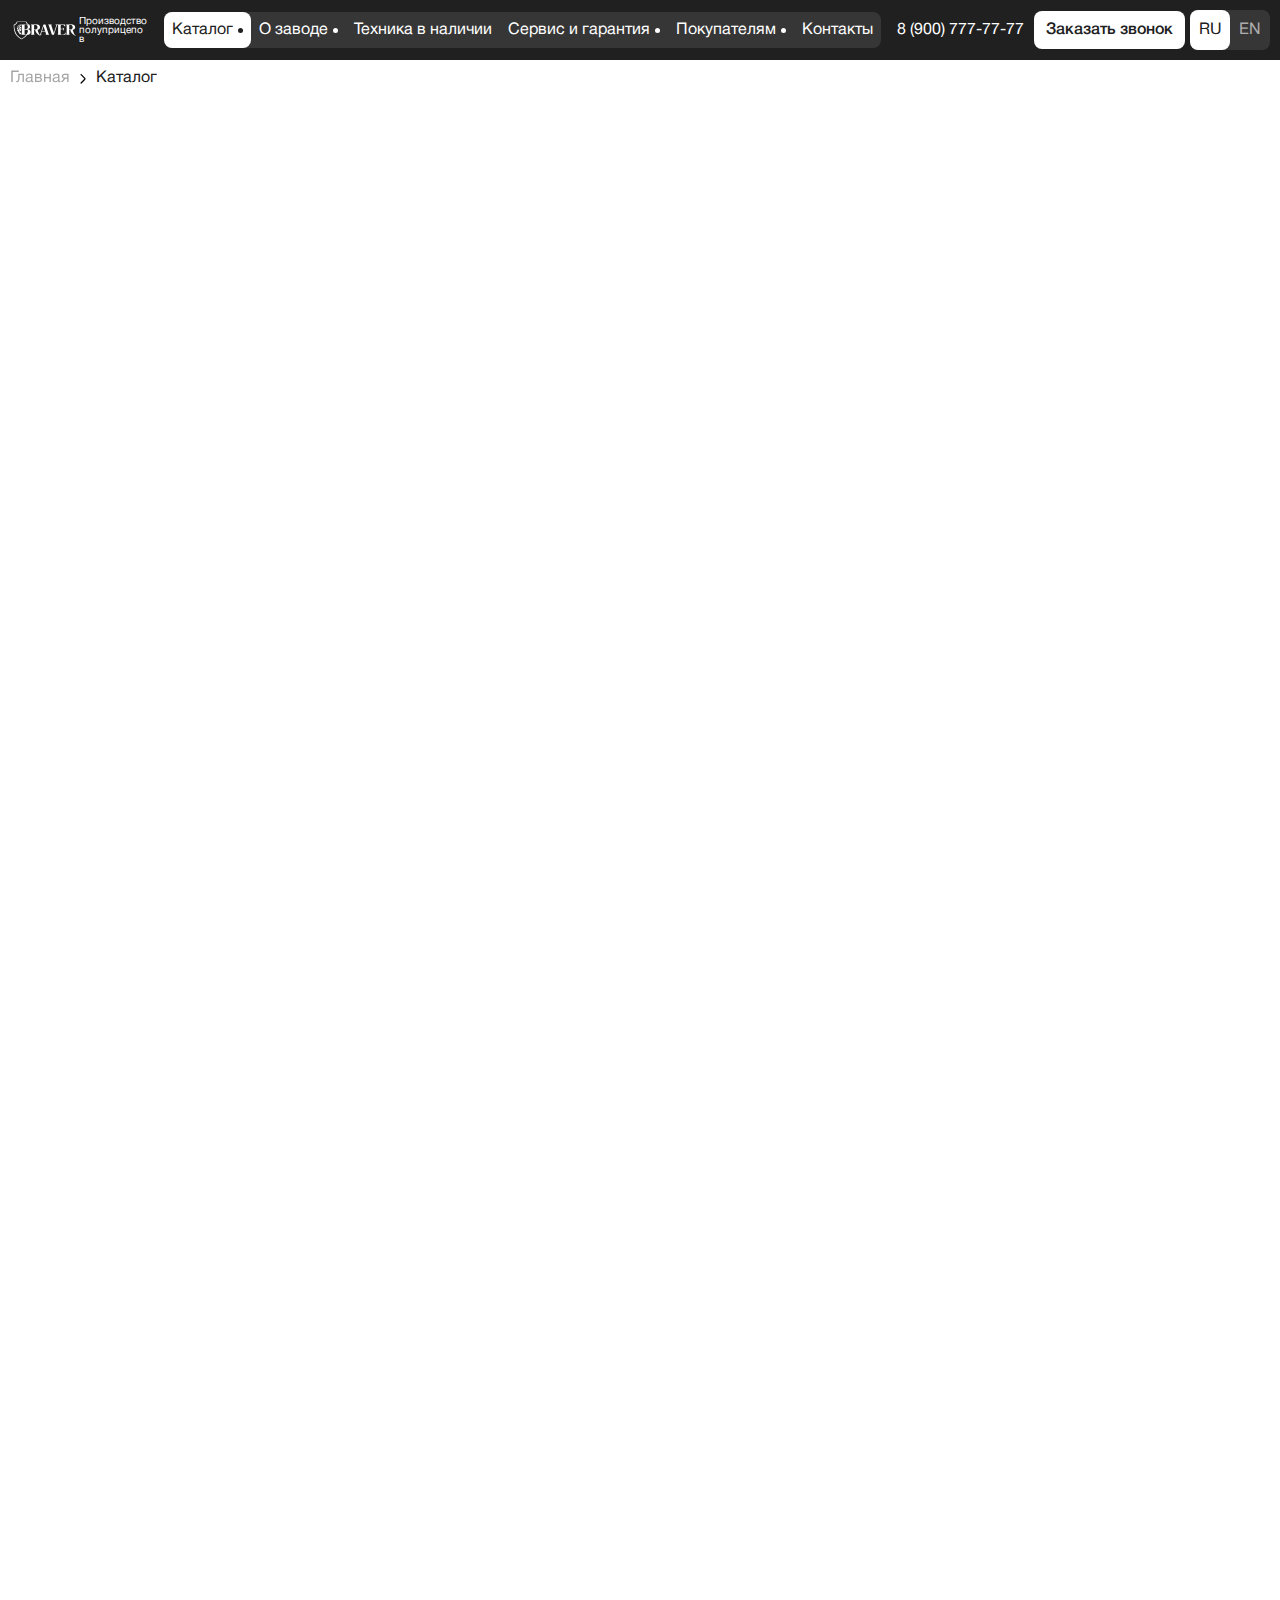
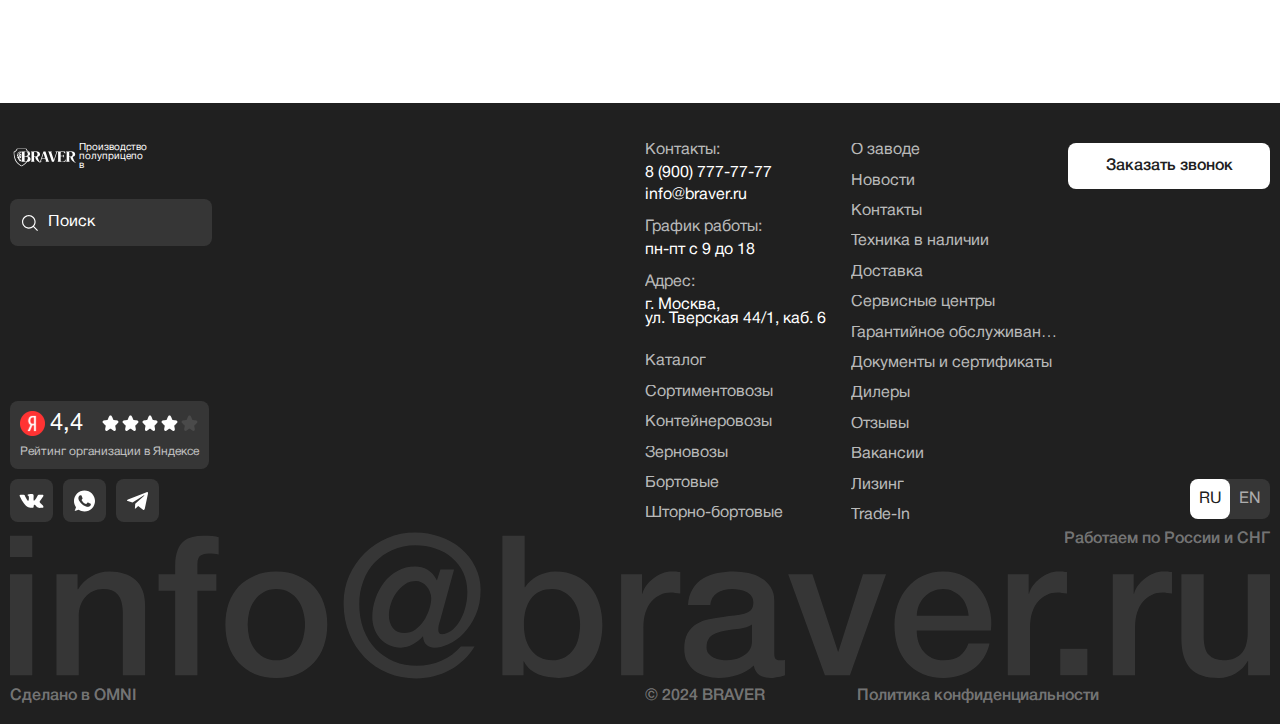
<file: catalog.html>
<!DOCTYPE html>
<html lang="ru">

<head>
    <meta charset="UTF-8">
    <meta http-equiv="X-UA-Compatible" content="IE=edge">
    <meta name="viewport" content="width=device-width, initial-scale=1">
    <link type="image/x-icon" rel="shortcut icon" href="img/favicon/favicon.ico">
    <link type="image/png" sizes="32x32" rel="icon" href="img/favicon/favicon-32x32.png">
    <link type="image/png" sizes="192x192" rel="icon" href="img/favicon/android-icon-192x192.png">
    <link type="image/svg+xml" sizes="any" rel="icon" href="img/favicon/favicon.svg">
    <link sizes="120x120" rel="apple-touch-icon" href="img/favicon/apple-icon-120x120.png">
    <link sizes="180x180" rel="apple-touch-icon" href="img/favicon/apple-icon-180x180.png">
    <meta name="format-detection" content="telephone=no">
    <meta name="msapplication-TileImage" content="img/favicon/ms-icon-144x144.png">
    <meta name="theme-color" content="#ffffff">
    <link rel="preload" href="fonts/Helvetica-Neue-regular.woff2" as="font" type="font/woff2" crossorigin> 
    <link href="css/fancybox.min.css" type="text/css" rel="stylesheet">
    <link href="css/style.min.css" type="text/css" rel="stylesheet">
    <title>Каталог техники</title>
</head>

<body>
    <div class="wrap">
        <!--header-->



<header class="header fixed-block">  

    <div class="container header__container">
        <div class="header__inner">
            <div class="logo">
                <a href="#">
                    <svg width="117" height="44" viewBox="0 0 117 44" xmlns="http://www.w3.org/2000/svg">
                        <mask id="mask0_208_3162" style="mask-type:luminance" maskUnits="userSpaceOnUse" x="5" y="7" width="29" height="32">
                        <path fill="white" d="M5.83447 7.06567H33.5635V38.0898H5.83447V7.06567Z"/>
                        </mask>
                        <g mask="url(#mask0_208_3162)">
                        <path d="M7.16986 14.2829C7.30453 16.074 7.62055 19.139 8.32999 22.1859C8.81846 24.2868 9.49304 26.3817 10.4186 28.03C11.7934 30.4799 13.7156 32.4274 15.5261 33.8817C17.1715 35.2037 18.7248 36.121 19.7019 36.6413C20.6743 36.124 22.2231 35.2096 23.8686 33.8892C25.6774 32.4365 27.6028 30.4858 28.9821 28.03C29.9032 26.3847 30.5778 24.2913 31.0648 22.1888C31.7725 19.1405 32.0901 16.074 32.2248 14.2829C30.4582 13.4722 29.206 12.4014 28.3242 11.2961C27.5165 10.284 27.0144 9.24181 26.7059 8.34999H12.6948C12.3303 9.40263 11.6981 10.6644 10.6061 11.839C9.76519 12.7474 8.64601 13.606 7.16986 14.2829ZM7.08674 22.4686C6.29577 19.0623 5.97963 15.6529 5.8647 13.9234L5.83447 13.4708L6.2564 13.2948C7.75364 12.6736 8.85783 11.8495 9.66537 10.9788C10.7635 9.79673 11.3291 8.52135 11.6165 7.53779L11.751 7.07764H27.6481L27.7843 7.53779C28.0339 8.39204 28.4936 9.46734 29.3225 10.5051C30.1557 11.5473 31.3733 12.5609 33.1383 13.2948L33.5602 13.4708L33.53 13.9234C33.415 15.6529 33.0974 19.0652 32.3079 22.4716C31.7982 24.6749 31.0828 26.8826 30.0953 28.6466C28.6222 31.2709 26.5804 33.3433 24.6672 34.8788C22.7645 36.4067 20.9738 37.4189 19.9938 37.9212L19.7003 38.07L19.41 37.9212C18.4239 37.4159 16.6316 36.4008 14.7274 34.8713C12.8112 33.3328 10.7725 31.2634 9.30547 28.6466C8.31475 26.8795 7.59788 24.6703 7.08674 22.4686Z"/>
                        </g>
                        <path d="M19.3267 12.6876H21.8656C24.5371 12.5296 25.2249 12.5034 25.6217 12.5034H26.0449C31.3084 12.5034 34.0594 13.9499 34.0594 16.6854C34.0594 18.0267 33.4247 19.0001 32.1815 19.6312C31.3352 20.052 30.7268 20.3152 29.0074 20.657C30.7268 20.8673 31.4674 21.1306 32.4463 21.6303C34.0331 22.498 34.9062 23.9445 34.9062 25.6281C34.9062 26.601 34.562 27.5744 33.9536 28.2845C32.7636 29.6787 31.0969 30.2308 27.8438 30.2308H19.3267V29.8624C20.1466 29.5207 20.3845 29.0999 20.3845 28.1265V14.7919C20.3845 13.8186 20.1466 13.3978 19.3267 13.056V12.6876ZM24.696 20.3414H25.9128C28.7427 20.3414 30.1711 19.1314 30.1711 16.7116C30.1711 14.5025 28.7959 13.1874 26.5475 13.1874C25.1986 13.1874 24.696 13.6082 24.696 14.7391V20.3414ZM24.696 21.2096V28.1003C24.696 29.1789 25.2249 29.5735 26.627 29.5735C27.3412 29.5735 27.9227 29.4683 28.399 29.2841C29.6953 28.7315 30.6211 27.1008 30.6211 25.3125C30.6211 22.6032 29.0601 21.2096 26.0186 21.2096H24.696Z"/>
                        <path d="M51.7 31.4147V31.993C46.4896 30.0205 43.9239 27.2851 42.6539 22.1302C42.4687 22.1564 42.3102 22.1564 42.2308 22.1564H41.8871C41.5697 22.1564 41.305 22.1564 40.8024 22.0774V28.1266C40.8024 29.1 41.0403 29.5208 41.8603 29.8625V30.2309H35.4067V29.8625C36.2267 29.5208 36.4646 29.1 36.4646 28.1266V14.792C36.4646 13.8187 36.2267 13.3979 35.4067 13.0561V12.6877H37.443C37.893 12.6877 38.713 12.6616 39.7972 12.5825C41.0671 12.5035 42.5218 12.4512 43.3944 12.4512C48.288 12.4512 50.9594 14.1604 50.9594 17.2905C50.9594 18.6579 50.351 19.9207 49.2137 20.7623C48.7379 21.1307 47.8911 21.4986 46.7011 21.867C48.1822 26.7329 50.0074 30.3623 51.7 31.4147ZM40.8024 15.0286V21.262C41.1466 21.2882 41.3845 21.3149 41.5697 21.3149H42.125C45.1138 21.3149 46.648 19.9469 46.648 17.3166C46.648 15.0024 44.8496 13.1875 42.6276 13.1875C41.3313 13.1875 40.8024 13.6873 40.8024 15.0286Z"/>
                        <path d="M53.92 24.6023L52.809 28.1264C52.7295 28.3107 52.7032 28.521 52.7032 28.7052C52.7032 29.3102 53.1 29.652 54.2373 29.889V30.2308H49.688V29.889C50.7195 29.5996 51.2485 29.1522 51.6453 28.1264L56.7767 12.5295H60.1624L65.1881 28.1264C65.5317 29.0998 66.008 29.6786 66.6428 29.889V30.2308H60.1887V29.889C60.7971 29.6786 61.035 29.4154 61.035 28.8894C61.035 28.6791 60.9824 28.4158 60.8766 28.1264L59.7393 24.6023H53.92ZM54.3431 23.5499H59.3951L56.8562 15.791L54.3431 23.5499Z"/>
                        <path d="M74.4703 30.2307H71.1114L65.9269 14.7918C65.5832 13.8184 65.1332 13.3186 64.4722 13.0293V12.6875H70.8999V13.0293C70.3704 13.2396 70.1062 13.5819 70.1062 14.0288C70.1062 14.2654 70.1589 14.5024 70.2646 14.7918L74.3913 27.2587L78.3323 14.7918C78.3854 14.6076 78.4117 14.4234 78.4117 14.2392C78.4117 13.5819 78.0412 13.2663 76.9039 13.0293V12.6875H81.3211V13.0293C80.3691 13.3186 79.8133 13.8184 79.4696 14.7918L74.4703 30.2307Z"/>
                        <path d="M93.487 12.6875L93.7781 16.0541H93.1697C92.3497 14.1602 91.186 13.3448 89.0961 13.3448H87.6678C86.4246 13.3448 85.922 13.7656 85.922 14.818V20.078H88.3293C90.0219 20.078 90.8682 19.5259 91.0534 18.2636H91.6092V22.7611H91.0534C90.974 21.4198 90.2071 20.841 88.3293 20.841H85.922V27.8898C85.922 29.2311 86.3983 29.5734 88.1704 29.5734H89.4666C91.9266 29.5734 93.3281 28.6262 94.1749 26.3905L94.7302 26.6009L93.7781 30.2307H80.5264V29.8623C81.3463 29.5205 81.5842 29.0998 81.5842 28.1264V14.7918C81.5842 13.8184 81.3463 13.3977 80.5264 13.0559V12.6875H93.487Z"/>
                        <path d="M111.286 31.4147V31.993C106.076 30.0205 103.51 27.2851 102.24 22.1302C102.055 22.1564 101.897 22.1564 101.817 22.1564H101.474C101.156 22.1564 100.891 22.1564 100.389 22.0774V28.1266C100.389 29.1 100.627 29.5208 101.447 29.8625V30.2309H94.9932V29.8625C95.8131 29.5208 96.051 29.1 96.051 28.1266V14.792C96.051 13.8187 95.8131 13.3979 94.9932 13.0561V12.6877H97.0295C97.4794 12.6877 98.2994 12.6616 99.3836 12.5825C100.654 12.5035 102.108 12.4512 102.981 12.4512C107.874 12.4512 110.546 14.1604 110.546 17.2905C110.546 18.6579 109.937 19.9207 108.8 20.7623C108.324 21.1307 107.478 21.4986 106.288 21.867C107.769 26.7329 109.594 30.3623 111.286 31.4147ZM100.389 15.0286V21.262C100.733 21.2882 100.971 21.3149 101.156 21.3149H101.711C104.7 21.3149 106.234 19.9469 106.234 17.3166C106.234 15.0024 104.436 13.1875 102.214 13.1875C100.918 13.1875 100.389 13.6873 100.389 15.0286Z"/>
                        <mask id="mask1_208_3162" style="mask-type:luminance" maskUnits="userSpaceOnUse" x="15" y="12" width="5" height="5">
                        <path fill="white" d="M15.3506 12.3884H19.2605V16.4041H15.3506V12.3884Z"/>
                        </mask>
                        <g mask="url(#mask1_208_3162)">
                        <path d="M15.9924 13.1404L16.0335 13.2591C16.0766 13.4244 16.1354 13.5839 16.1881 13.7453L16.2196 13.8211L16.2274 13.8581C16.243 13.893 16.2567 13.93 16.2684 13.9669L16.3488 14.0039C16.4466 14.0215 16.5466 14.0234 16.6425 14.0389C16.7893 14.0584 16.9284 14.1128 17.0733 14.1361C17.2182 14.1595 17.3787 14.1984 17.5275 14.2412C17.5433 14.354 17.555 14.4688 17.5863 14.5795C17.6176 14.6904 17.6294 14.8286 17.6646 14.9492C17.6999 15.0697 17.7156 15.1824 17.7372 15.2991L17.7586 15.3595C17.7743 15.4548 17.7959 15.55 17.8135 15.6454C17.9064 15.6894 17.9965 15.7386 18.0837 15.7931C18.3501 15.9545 18.6164 16.116 18.8944 16.256C18.9982 16.3143 19.1079 16.3669 19.2254 16.3941C19.3429 16.4213 19.4701 16.33 19.5856 16.2793C19.8206 16.1705 20.0379 16.0304 20.2651 15.9059C20.3826 15.8339 20.4962 15.7563 20.6156 15.6901C20.6606 15.6625 20.7024 15.6307 20.741 15.5948C20.7587 15.4689 20.7834 15.3445 20.8154 15.2213C20.8663 15.0152 20.9192 14.8091 20.9544 14.599L20.9661 14.5446C20.9857 14.4649 20.9916 14.3851 21.0132 14.3073L21.019 14.2509C21.113 14.2081 21.2168 14.1945 21.3186 14.175C21.4557 14.142 21.5947 14.1167 21.7319 14.0798C21.9198 14.0312 22.1156 14.0155 22.3055 13.9727C22.3368 13.8308 22.3936 13.6967 22.4308 13.5546C22.4994 13.364 22.5484 13.1696 22.6091 12.9771C22.6482 12.8934 22.6482 12.7864 22.7187 12.7222C22.8577 12.6659 22.9987 12.6114 23.1339 12.5414V12.3916C22.9361 12.4266 22.7325 12.4247 22.5346 12.4655C22.3368 12.5064 22.0999 12.5005 21.8865 12.5433C21.673 12.5861 21.4792 12.5687 21.2795 12.6037C21.1698 12.6016 21.0622 12.6308 20.9525 12.6289L20.9309 12.6445L20.7683 12.6523C20.6862 12.6697 20.602 12.6697 20.5216 12.6892C20.4413 12.7086 20.3238 12.6989 20.226 12.7164C20.0027 12.734 19.7755 12.7417 19.5543 12.7787C19.4701 12.7826 19.3878 12.7864 19.3056 12.7961C18.9844 12.7864 18.6652 12.734 18.346 12.7203C18.2149 12.7028 18.0798 12.7067 17.9525 12.6717C17.5923 12.6562 17.2377 12.5784 16.8755 12.5667C16.7502 12.5491 16.6248 12.5453 16.5015 12.5141C16.3272 12.5025 16.1549 12.4772 15.9806 12.4675C15.7848 12.4266 15.5851 12.415 15.3873 12.4131L15.3618 12.5064C15.5361 12.6134 15.73 12.6814 15.9043 12.7864C15.9218 12.9051 15.963 13.0218 15.9924 13.1404Z"/>
                        </g>
                        <mask id="mask2_208_3162" style="mask-type:luminance" maskUnits="userSpaceOnUse" x="11" y="13" width="9" height="18">
                        <path fill="white" d="M11.3276 13.8911H19.2602V30.3281H11.3276V13.8911Z"/>
                        </mask>
                        <g mask="url(#mask2_208_3162)">
                        <path d="M26.7443 22.8275C26.5916 22.701 26.4879 22.526 26.3331 22.4016C26.1687 22.2285 25.9983 22.0593 25.8241 21.896C25.6869 21.7501 25.5401 21.61 25.403 21.4642C25.4304 21.3903 25.4872 21.332 25.5225 21.2619C25.6066 21.1044 25.7202 20.9623 25.8025 20.8049C25.8848 20.6474 25.9807 20.5481 26.0493 20.4081C26.1178 20.268 26.2098 20.1281 26.3077 19.9997C26.4154 19.8403 26.5133 19.675 26.619 19.5135C26.713 19.389 26.7816 19.249 26.8795 19.1265C26.9774 19.0039 27.0831 18.8251 27.1928 18.6811L27.187 18.6499C27.0577 18.5975 26.946 18.51 26.8149 18.4614C26.5584 18.3213 26.2882 18.2085 26.0258 18.0782C25.7241 17.9284 25.4109 17.8078 25.1191 17.6425C24.9957 17.5862 24.8723 17.5297 24.7431 17.4811C24.7431 17.7689 24.7901 18.0548 24.7803 18.3427C24.7278 18.2843 24.6795 18.2228 24.6354 18.1579C24.5375 18.0062 24.4004 17.8837 24.2966 17.7359C24.1929 17.5881 24.0597 17.4383 23.9618 17.2749C23.8212 17.0999 23.6906 16.9178 23.5702 16.7285C23.4527 16.5671 23.3254 16.4115 23.2137 16.2462C23.112 16.1177 23.0023 16.0011 22.9122 15.8669L22.971 15.8378L23.0219 15.8338L23.0414 15.8202C23.0958 15.8114 23.1493 15.799 23.202 15.7832C23.3137 15.7561 23.4273 15.7424 23.5349 15.7054C23.7072 15.6724 23.8776 15.6218 24.0519 15.5966C24.2262 15.5713 24.3633 15.5207 24.5199 15.4896L24.5728 15.4799C24.646 15.4602 24.7205 15.4465 24.796 15.4391C24.8058 15.6919 24.8548 15.9427 24.8587 16.1975C24.89 16.5087 24.9194 16.8179 24.939 17.1292C24.9703 17.1874 24.9997 17.2517 25.0584 17.2846C25.1172 17.3177 25.2053 17.3216 25.2777 17.345C25.3502 17.3683 25.4716 17.3916 25.5558 17.4461L25.6439 17.4499C25.6843 17.419 25.7267 17.3912 25.7712 17.3663L25.7908 17.308C25.7673 17.2167 25.7595 17.1213 25.7418 17.0299C25.6988 16.8568 25.6988 16.6779 25.6576 16.5048C25.6445 16.4484 25.638 16.3915 25.638 16.3337L25.6224 16.3122C25.6086 16.0964 25.5617 15.8844 25.5401 15.6685C25.5301 15.556 25.5132 15.4445 25.4891 15.334C25.4755 15.2057 25.4617 15.0773 25.4403 14.9509C25.4226 14.8712 25.3541 14.8244 25.2915 14.7797C25.1024 14.6243 24.9262 14.4559 24.7626 14.2741C24.6354 14.1593 24.5238 14.031 24.4004 13.9123L24.2829 13.9337C24.0676 13.9921 23.8424 13.9998 23.6329 14.0776L23.5839 14.0854C23.2843 14.1768 22.9768 14.2429 22.6753 14.3304C22.5069 14.379 22.3365 14.4239 22.1661 14.4647L22.127 14.4783C22.0369 14.5016 21.9449 14.5191 21.8548 14.5366C21.7177 14.5892 21.565 14.5813 21.4318 14.6475L21.426 14.7117C21.3946 14.8964 21.3672 15.0812 21.3202 15.262C21.3124 15.3535 21.2908 15.4449 21.2888 15.5363L21.3437 15.5479C21.5199 15.6822 21.6747 15.8436 21.8391 15.9913C21.9684 16.0964 22.078 16.2209 22.2034 16.3298C22.3287 16.4386 22.4148 16.5106 22.5147 16.606C22.6557 16.7324 22.7908 16.8646 22.9416 16.9794C23.0924 17.0941 23.2412 17.1991 23.3666 17.3372C23.4331 17.4052 23.4644 17.4948 23.5251 17.5666C23.5858 17.6386 23.6171 17.7418 23.6798 17.8215C23.7424 17.9012 23.811 18.0296 23.8815 18.1307C23.9521 18.2318 24.0108 18.3368 24.0851 18.4322C24.2359 18.6227 24.3594 18.8328 24.5043 19.0273C24.6138 19.1692 24.6922 19.3307 24.8058 19.4687C24.8861 19.5602 24.9488 19.6651 25.0211 19.7625C24.9311 19.8693 24.841 19.9763 24.747 20.0795C24.5669 20.307 24.375 20.5268 24.1851 20.7465C23.9951 20.9974 23.7679 21.2172 23.5839 21.4719C23.4802 21.6022 23.3685 21.7228 23.2705 21.8571C23.1727 21.9912 23.0708 22.0748 22.9827 22.1935C22.828 22.3899 22.6596 22.5766 22.5147 22.7808C22.4481 22.8897 22.4285 23.0161 22.3777 23.1309C22.3404 23.2164 22.3228 23.3078 22.2857 23.3916C22.2269 23.5665 22.176 23.7454 22.1054 23.9167L22.0996 23.9535L22.0682 24.0313C22.0428 24.111 22.0212 24.1908 21.9918 24.2686L21.9801 24.3036C21.9292 24.4689 21.8607 24.6284 21.8039 24.7918C21.7471 24.9551 21.708 25.0776 21.6609 25.2216L21.6374 25.278C21.6041 25.3947 21.6061 25.5153 21.5826 25.6339C21.5748 25.7195 21.5767 25.807 21.5709 25.8944L21.5748 25.8789C21.5493 26.1279 21.5532 26.3808 21.4925 26.6239C21.4063 26.5927 21.3378 26.5304 21.2614 26.4799C21.1932 26.4319 21.1305 26.3774 21.0735 26.3165C20.7875 26.4923 20.4872 26.6394 20.1727 26.758C19.9867 26.8513 19.7948 26.9253 19.6068 27.0128C19.5011 27.0517 19.4051 27.1178 19.2935 27.1392C19.2171 27.1334 19.1505 27.0945 19.0821 27.0652C18.9136 26.9836 18.7335 26.9272 18.5709 26.8358C18.2262 26.6919 17.866 26.5635 17.5664 26.3359C17.4352 26.4196 17.2961 26.4974 17.1747 26.5947C17.1278 26.5577 17.0827 26.5227 17.0358 26.4877C17.0123 26.1104 17.0004 25.733 16.9535 25.3596L16.9378 25.3422V25.2838C16.8751 25.1322 16.8399 24.9688 16.7773 24.8171L16.7361 24.7198C16.6773 24.5254 16.6069 24.3328 16.5404 24.1403L16.5011 24.0392C16.4678 23.9477 16.4424 23.8544 16.4032 23.7649C16.3895 23.7202 16.3778 23.6734 16.3661 23.6287L16.3386 23.5958C16.3207 23.5211 16.2953 23.4491 16.2622 23.3798C16.2171 23.2281 16.1644 23.0784 16.1115 22.9286C16.0703 22.81 15.994 22.7108 15.9117 22.6174C15.7962 22.4852 15.6983 22.3373 15.5808 22.2051C15.3556 21.9465 15.1403 21.682 14.9287 21.4136C14.5821 20.9877 14.2199 20.5773 13.8674 20.1552C13.7577 20.0249 13.6402 19.9005 13.5404 19.7644C13.6637 19.5873 13.8106 19.4279 13.9183 19.2412C14.0162 19.0973 14.1239 18.9592 14.216 18.8114C14.3256 18.6207 14.4803 18.4633 14.5919 18.2746C14.6762 18.156 14.7485 18.0315 14.8386 17.9168C14.9287 17.802 15.0051 17.6406 15.0893 17.5045C15.2107 17.2983 15.4163 17.1679 15.5945 17.0163C15.761 16.8977 15.8921 16.7401 16.0527 16.6157C16.272 16.4115 16.4933 16.2112 16.7087 16.0031C16.8967 15.8378 17.0729 15.6607 17.2707 15.509C17.2531 15.4176 17.2414 15.3243 17.2257 15.2329C17.1728 15.0384 17.1611 14.8362 17.1101 14.6397C17.0024 14.6066 16.8889 14.5931 16.7792 14.5755C16.6695 14.558 16.511 14.5172 16.3778 14.4802C16.1957 14.4297 16.0115 14.3869 15.8295 14.3343L15.7805 14.313C15.7217 14.2954 15.661 14.2818 15.6023 14.2663C15.4809 14.2216 15.3537 14.204 15.2323 14.1671C15.1109 14.1301 14.9679 14.103 14.8406 14.0562C14.6786 14.0135 14.5148 13.9798 14.349 13.9551L14.2708 13.9337C14.2385 13.9242 14.206 13.9165 14.1728 13.9104C14.0456 14.0037 13.9417 14.1262 13.8283 14.2371C13.6696 14.3908 13.5227 14.5561 13.3543 14.7019C13.2878 14.7564 13.2349 14.8284 13.1625 14.8789C13.1331 14.9041 13.0899 14.9256 13.0938 14.9684C13.0919 15.0656 13.086 15.1629 13.086 15.2581L13.0704 15.2835C13.0684 15.3884 13.0351 15.4877 13.0273 15.5907C13.0156 15.6646 13.0137 15.7385 12.996 15.8124C12.9937 15.8642 12.9871 15.9153 12.9764 15.9661C12.947 16.1392 12.9294 16.3161 12.8981 16.4893C12.8668 16.6623 12.8452 16.7829 12.8276 16.9327C12.8094 16.9904 12.7977 17.0494 12.7923 17.1096C12.7806 17.2302 12.7513 17.3508 12.7513 17.4733L12.8804 17.4189C13.0293 17.3975 13.186 17.3955 13.3269 17.3372L13.37 17.3294L13.5071 17.2885L13.5579 17.2691C13.5717 17.1038 13.6128 16.9424 13.6225 16.7771C13.6461 16.5379 13.6873 16.2987 13.7029 16.0575C13.7186 15.8163 13.7322 15.6336 13.7558 15.4234C13.8164 15.4429 13.8791 15.4604 13.9417 15.478C14.165 15.5246 14.3883 15.5732 14.6134 15.616C14.8386 15.6588 15.1148 15.7405 15.3693 15.7813L15.428 15.8047C15.5015 15.8227 15.576 15.8357 15.6513 15.8436C15.5976 15.9221 15.5389 15.9967 15.475 16.0672C15.3144 16.2909 15.1461 16.5067 14.9835 16.7285C14.8211 16.9502 14.6565 17.17 14.5097 17.4033C14.4412 17.5006 14.357 17.5881 14.2883 17.6853C14.2014 17.8057 14.1074 17.9205 14.0064 18.0296C13.9104 18.1365 13.838 18.2611 13.7342 18.3621C13.7342 18.1949 13.7636 18.0296 13.7871 17.8643C13.7945 17.7344 13.8095 17.6053 13.8322 17.4772C13.65 17.5589 13.4562 17.6192 13.2839 17.7203C13.1115 17.8215 12.9079 17.8934 12.7179 17.9771C12.528 18.0607 12.3263 18.1773 12.1226 18.263C11.8505 18.3776 11.5959 18.5255 11.3276 18.6461C11.3864 18.7219 11.4353 18.8056 11.4881 18.8853C11.5861 19.0253 11.6801 19.1673 11.7721 19.3092C11.8192 19.3812 11.8818 19.4435 11.9229 19.5193C12.06 19.7799 12.2479 20.0094 12.3948 20.2642C12.5416 20.5189 12.6846 20.7446 12.8433 20.9799C12.9215 21.1141 13.0254 21.2327 13.0977 21.3709C13.1115 21.4038 13.1487 21.4369 13.1271 21.4739C13.0664 21.5789 12.9705 21.6548 12.8843 21.7384C12.712 21.9115 12.5338 22.0807 12.3596 22.2518C12.2911 22.3315 12.2205 22.4093 12.1442 22.4832C12.0678 22.5572 11.9836 22.6739 11.8896 22.7556C11.7956 22.8372 11.684 22.9772 11.5607 23.0647L11.5548 23.1212C11.6449 23.1367 11.733 23.1601 11.8231 23.1775C11.9131 23.1951 12.06 23.2261 12.1775 23.2592L12.2362 23.2807C12.3282 23.3001 12.4183 23.3254 12.5103 23.3507C12.6023 23.3759 12.7101 23.3817 12.804 23.4148C13.0156 23.479 13.2349 23.516 13.4503 23.5685L13.5266 23.5898C13.6134 23.6039 13.699 23.6233 13.7832 23.6482C13.8448 23.665 13.9075 23.6766 13.9711 23.6833C13.7968 23.9711 13.7048 24.2978 13.5404 24.5914C13.5149 24.6362 13.4718 24.6868 13.5051 24.7393C13.5991 24.9143 13.6813 25.0972 13.7616 25.2799C13.9458 25.5542 14.1141 25.84 14.2883 26.1201C14.4705 26.3613 14.6017 26.6336 14.7799 26.8786C14.84 26.9927 14.9013 27.1061 14.9639 27.2189C14.9718 26.9681 14.966 26.7191 14.9738 26.4683C14.9894 26.3477 14.9855 26.2252 14.9953 26.1026C15.0129 26.015 14.9992 25.9275 15.0207 25.84C15.0364 25.5172 15.0541 25.1963 15.0775 24.8734C15.0835 24.8365 15.0775 24.7937 15.1069 24.7666C15.2087 24.64 15.3399 24.5428 15.4535 24.4281C15.5671 24.3133 15.663 24.2492 15.7571 24.1461C15.851 24.0431 15.9313 23.9963 16.0156 23.9186C16.0115 23.9846 16.0135 24.0528 15.9959 24.1169C15.9813 24.1988 15.9708 24.2811 15.9646 24.364C15.9254 24.4709 15.9195 24.5856 15.8979 24.6965C15.8901 24.7236 15.8823 24.749 15.8745 24.7762L15.8706 24.8345L15.8549 24.8579C15.8432 24.9863 15.8197 25.1146 15.802 25.241L15.7785 25.3188C15.759 25.4219 15.7433 25.5269 15.7198 25.63C15.6964 25.733 15.6767 25.8984 15.6493 26.0307C15.6288 26.1036 15.6125 26.1775 15.6003 26.2523C15.5808 26.4294 15.526 26.6005 15.4927 26.7755L15.4711 26.8339C15.4515 26.9117 15.434 26.9895 15.4163 27.0692L15.3928 27.1275C15.383 27.1858 15.3634 27.2442 15.3615 27.3025C15.3908 27.4134 15.4574 27.5087 15.5103 27.6079C15.5632 27.7071 15.6376 27.8355 15.6923 27.954C15.7566 28.0492 15.812 28.149 15.8588 28.2536C15.9528 28.3975 16.0156 28.5589 16.1154 28.697C16.2152 28.8351 16.2759 28.9926 16.3581 29.1385C16.3922 29.2087 16.4299 29.2768 16.4717 29.3427L16.4836 29.3778C16.5736 29.51 16.6402 29.6578 16.7244 29.7939C16.7322 29.7395 16.7419 29.685 16.7538 29.6325L16.7773 29.5566C16.7831 29.5314 16.789 29.5042 16.7948 29.4788L16.8125 29.4167L16.8261 29.403C16.8422 29.2961 16.8644 29.1904 16.8928 29.0859C16.9261 28.9732 16.9358 28.8546 16.979 28.7437L17.0298 28.5511C17.2961 28.7729 17.5742 28.9829 17.8543 29.1852C17.9325 29.2435 17.9932 29.3213 18.0735 29.3758C18.1539 29.4302 18.2674 29.5313 18.3731 29.5975C18.4577 29.6504 18.5354 29.7121 18.6061 29.7823C18.7296 29.899 18.8804 29.9865 19.0076 30.1012C19.0977 30.1712 19.1799 30.2529 19.268 30.3248C19.3326 30.2704 19.3933 30.2101 19.46 30.1576C19.6499 30.0156 19.8242 29.8562 20.0142 29.7142C20.1492 29.5917 20.3079 29.5003 20.4429 29.3797C20.5781 29.2591 20.7602 29.1229 20.9266 29.0043C21.1205 28.8526 21.3163 28.7029 21.5199 28.5648C21.5395 28.6426 21.5572 28.7184 21.5787 28.7962L21.6022 28.8546C21.6179 28.9382 21.6296 29.0238 21.6512 29.1074C21.7001 29.2241 21.706 29.3524 21.7315 29.4769L21.751 29.5372C21.7706 29.6209 21.7862 29.7064 21.8039 29.792L21.8333 29.7823C21.8529 29.7298 21.8776 29.6799 21.9077 29.6325C22.0311 29.4672 22.1074 29.2746 22.2112 29.0977C22.315 28.9206 22.4325 28.697 22.552 28.5025C22.7712 28.0844 23.012 27.678 23.2137 27.2501C23.1903 27.2034 23.1688 27.1567 23.1472 27.1081C23.0904 26.8961 23.0395 26.6802 22.9945 26.4663C22.9612 26.3301 22.9573 26.1901 22.922 26.0539C22.8867 25.9178 22.8731 25.7409 22.83 25.5892C22.7869 25.4374 22.785 25.3325 22.7576 25.204C22.7301 25.0757 22.7203 24.928 22.6811 24.7937C22.642 24.6595 22.6381 24.4786 22.595 24.3231C22.552 24.1675 22.546 24.0489 22.5323 23.9107C22.6322 24.0003 22.7301 24.0917 22.8358 24.1714C22.9474 24.2939 23.0826 24.3911 23.2001 24.5078C23.2999 24.5953 23.388 24.6965 23.4919 24.7782C23.4919 24.959 23.5134 25.138 23.5154 25.3188C23.5295 25.4468 23.5354 25.5752 23.5329 25.7039L23.5506 25.7253C23.5506 25.8206 23.5467 25.9178 23.5623 26.0112C23.5917 26.4118 23.5917 26.8124 23.5956 27.2131C23.6193 27.187 23.6396 27.1586 23.6564 27.1275C23.6858 27.0128 23.7523 26.9136 23.813 26.8144C23.9188 26.6316 24.0499 26.4625 24.1517 26.2757C24.3182 26.0462 24.4572 25.7992 24.6099 25.5619C24.6648 25.486 24.6981 25.3966 24.7548 25.3207C24.8743 25.1632 24.9213 24.9688 25.0075 24.7937C25.0271 24.7509 25.0505 24.7062 25.0388 24.6576C25.0271 24.609 24.9762 24.5293 24.9507 24.4631C24.9252 24.3969 24.8782 24.3152 24.8508 24.2395C24.8077 24.0839 24.7079 23.9516 24.657 23.798L24.6021 23.6833C24.7509 23.6502 24.8998 23.6151 25.0486 23.584L25.1289 23.5627C25.2053 23.5432 25.2835 23.5276 25.3619 23.5121C25.4774 23.4752 25.5969 23.4576 25.7163 23.4363L25.7751 23.4129C25.8671 23.3916 25.9591 23.3759 26.0493 23.3526L26.1061 23.3312C26.2054 23.3142 26.3034 23.2908 26.3998 23.2612C26.5173 23.2281 26.6367 23.2067 26.7542 23.1756L26.952 23.1367L27.0381 23.1289C26.9441 23.02 26.8344 22.9325 26.7443 22.8275Z"/>
                        </g>
                        <mask id="mask3_208_3162" style="mask-type:luminance" maskUnits="userSpaceOnUse" x="14" y="16" width="6" height="9">
                        <path fill="white" d="M14.2271 16.5281H19.2601V24.4703H14.2271V16.5281Z"/>
                        </mask>
                        <g mask="url(#mask3_208_3162)">
                        <path d="M22.5811 21.3748C22.771 21.2211 22.9492 21.0519 23.149 20.908C23.2136 20.8633 23.2664 20.805 23.3252 20.7524C23.431 20.6571 23.5524 20.5774 23.6522 20.4742C23.7521 20.3712 23.8735 20.2934 23.9812 20.198C24.0889 20.1028 24.177 20.0308 24.2789 19.953C24.1966 19.8344 24.0928 19.7314 24.0027 19.6185C23.9126 19.5057 23.7834 19.3793 23.6856 19.251C23.5426 19.0565 23.3585 18.8912 23.2586 18.6676C23.2097 18.5489 23.147 18.4361 23.0961 18.3175C23.0667 18.2532 23.0373 18.1852 22.9825 18.1386C22.8729 18.0393 22.7749 17.9284 22.6574 17.839C22.4629 17.6613 22.2632 17.4896 22.0583 17.3236C21.9691 17.2378 21.8757 17.1568 21.7782 17.0805C21.6294 16.9697 21.4923 16.8451 21.3514 16.7266C21.2828 16.6701 21.2065 16.6196 21.1418 16.5573L21.1105 16.5515C20.7425 16.7549 20.3627 16.9331 19.9708 17.0863C19.7397 17.166 19.5224 17.2769 19.2992 17.3742C19.2013 17.3723 19.1171 17.3158 19.027 17.2866C18.7039 17.1213 18.3515 17.0222 18.0284 16.8569C17.8267 16.7576 17.6191 16.6682 17.4252 16.5496C17.0845 16.8472 16.7261 17.1213 16.3873 17.4209C16.2268 17.5454 16.078 17.6834 15.9252 17.8177C15.8077 17.9013 15.7118 18.0082 15.6021 18.0997C15.533 18.1588 15.484 18.2314 15.4552 18.3175C15.4298 18.3875 15.3887 18.4497 15.3593 18.5178C15.3006 18.6287 15.2654 18.7531 15.185 18.8523C15.001 19.0837 14.813 19.3133 14.6132 19.533C14.5039 19.6717 14.385 19.802 14.2568 19.9239L14.2648 19.9491C14.4527 20.0873 14.6153 20.2565 14.7974 20.4024C14.9011 20.4781 14.9833 20.5793 15.0852 20.659C15.2889 20.8127 15.469 20.9955 15.6805 21.1414C15.8919 21.2872 16.0839 21.4623 16.2679 21.6431C16.4167 21.7734 16.5616 21.9115 16.7183 22.034C16.6909 22.2305 16.6322 22.4211 16.6028 22.6174C16.5571 22.784 16.5264 22.9533 16.5108 23.1251C16.6478 23.2399 16.8279 23.2826 16.9827 23.3701L17.014 23.4499L17.0296 23.5258C17.0767 23.6715 17.0786 23.8291 17.1257 23.975C17.1471 24.0664 17.1687 24.1598 17.2058 24.2473C17.2431 24.3348 17.249 24.3756 17.2685 24.4398C17.3626 24.3445 17.4624 24.2512 17.5505 24.1519C17.5466 24.0722 17.5603 23.9692 17.4918 23.9108C17.6876 23.8291 17.8913 23.7669 18.0851 23.6775C18.279 23.5879 18.4846 23.5024 18.6863 23.4187C18.8508 23.339 19.0152 23.2612 19.1875 23.1971C19.2287 23.1795 19.2756 23.1524 19.3207 23.1795C19.4637 23.2437 19.6106 23.304 19.7535 23.3721C20.008 23.4849 20.2626 23.5919 20.5191 23.7007C20.666 23.765 20.8129 23.8447 20.9754 23.8583C21.0008 23.9692 20.9949 24.0839 21.042 24.1889C21.0889 24.294 21.1105 24.3776 21.1966 24.4339C21.275 24.3445 21.3279 24.2356 21.3709 24.1267C21.4141 24.0178 21.4219 23.9556 21.459 23.8759C21.4806 23.7261 21.4865 23.5743 21.5061 23.4226C21.6705 23.302 21.8761 23.2496 22.0387 23.1232C22.0406 23.0026 22.0074 22.8878 21.9916 22.7692C21.9408 22.6583 21.9348 22.5338 21.9075 22.4152C21.8879 22.3414 21.8585 22.2713 21.835 22.2013C21.8272 22.1604 21.7959 22.1157 21.8057 22.0749C22.0602 21.8376 22.3148 21.5984 22.5811 21.3748ZM21.6314 19.7547C21.5433 19.7956 21.4571 19.8422 21.367 19.8753C21.277 19.9083 21.2241 19.8694 21.1595 19.8986C21.0595 19.9919 20.9852 20.1067 20.9029 20.2137C20.8207 20.3207 20.7325 20.4295 20.6444 20.5346C20.6508 20.5809 20.6612 20.6262 20.6757 20.6707C20.6993 20.8536 20.7247 21.0382 20.76 21.2192C20.7639 21.3261 20.7639 21.4331 20.7698 21.5401L20.7932 21.6023C20.7971 21.6412 20.8442 21.6957 20.7992 21.7267C20.664 21.7385 20.5269 21.7248 20.3919 21.7306C20.2097 21.9135 20.0021 22.0652 19.8201 22.2499C19.658 22.4359 19.4798 22.6051 19.2855 22.7575C19.2072 22.6953 19.1171 22.6505 19.0446 22.5805C18.937 22.4717 18.8292 22.3666 18.7314 22.2499C18.5472 22.0943 18.3886 21.9115 18.1928 21.7714C18.0743 21.7491 17.9549 21.74 17.8345 21.7443L17.7874 21.6839C17.7855 21.5595 17.7835 21.437 17.7894 21.3144C17.8005 21.2429 17.8063 21.1709 17.8071 21.0986L17.8247 21.081C17.8384 20.871 17.8893 20.6629 17.8874 20.451C17.7633 20.3636 17.6641 20.254 17.5898 20.1223C17.5623 20.0755 17.5408 20.0269 17.5036 19.988C17.4663 19.9491 17.3626 19.9162 17.2862 19.8947C17.1784 19.8636 17.0786 19.8169 16.9748 19.778C16.8711 19.7391 16.7575 19.6769 16.6458 19.6361C16.6048 19.6224 16.5616 19.6088 16.5322 19.5777C16.3188 19.3638 16.1485 19.1129 15.9526 18.8834C15.937 18.8639 15.9154 18.8387 15.9312 18.8114C15.9957 18.687 16.0956 18.5898 16.1936 18.4905C16.2463 18.4322 16.3344 18.4342 16.3932 18.3836C16.5029 18.3777 16.6067 18.4127 16.7124 18.4342L16.8417 18.4731L16.9004 18.4924C17.0199 18.541 17.1491 18.5586 17.2725 18.6014L17.4114 18.6481L17.4702 18.6676C17.5721 18.7084 17.6798 18.7317 17.7855 18.7667L17.8286 18.7725L17.8677 18.8134C17.8825 18.8941 17.9014 18.9738 17.9245 19.0526C17.9461 19.1751 17.9617 19.2996 17.9813 19.4221C18.0303 19.5602 18.0263 19.708 18.0518 19.8481C18.0636 19.887 18.0714 19.9259 18.0812 19.9667C18.1105 20.2059 18.1459 20.4452 18.1576 20.6863C18.1498 20.7562 18.1439 20.8263 18.1301 20.8963C18.1282 21.0694 18.0792 21.2386 18.0812 21.4117C18.602 21.4097 19.121 21.4195 19.6419 21.4137C19.9337 21.4137 20.2254 21.4097 20.5172 21.4137C20.5034 21.3709 20.4917 21.3301 20.4781 21.2872C20.4643 21.2444 20.4721 21.2386 20.4701 21.2134C20.4369 21.0519 20.4232 20.8886 20.4036 20.7252C20.39 20.6006 20.4036 20.4742 20.4291 20.3537C20.4545 20.2331 20.4545 20.0795 20.4859 19.9472C20.5171 19.7818 20.54 19.6151 20.5544 19.4474L20.5701 19.426L20.5759 19.3677C20.6092 19.1927 20.6347 19.0137 20.6738 18.8387L20.6954 18.794C20.8109 18.7433 20.9323 18.7162 21.0537 18.6811L21.091 18.6714L21.1497 18.65L21.228 18.6248C21.4826 18.547 21.7391 18.475 21.9957 18.4049C22.0719 18.3777 22.1503 18.4069 22.2287 18.4088C22.4127 18.4808 22.5909 18.6306 22.6066 18.8406C22.5889 18.9593 22.5067 19.0526 22.4244 19.1343C22.305 19.2626 22.2013 19.4066 22.068 19.5213C22.0356 19.5537 22.0063 19.5887 21.9799 19.6263L21.9309 19.6419C21.8174 19.6439 21.7292 19.7118 21.6314 19.7547Z"/>
                        </g>
                        <path d="M17.1141 18.9378C17.0553 18.8561 16.9456 18.8426 16.8615 18.7978C16.7283 18.7317 16.5854 18.6947 16.4405 18.6616C16.3714 18.6953 16.3003 18.7239 16.2271 18.7473C16.2584 18.8153 16.3113 18.8698 16.3621 18.9242C16.4405 19.0214 16.5188 19.1187 16.5971 19.2159C16.6441 19.2763 16.7205 19.2996 16.791 19.3229C16.9187 19.3835 17.0512 19.4308 17.1885 19.4649C17.2206 19.4737 17.2531 19.4759 17.286 19.4715C17.3191 19.467 17.3498 19.4565 17.3784 19.4396C17.3784 19.4027 17.3784 19.3657 17.3765 19.3288C17.308 19.1848 17.2022 19.0682 17.1141 18.9378Z"/>
                        <mask id="mask4_208_3162" style="mask-type:luminance" maskUnits="userSpaceOnUse" x="17" y="24" width="3" height="3">
                        <path fill="white" d="M17.4722 24.0669H19.2604V26.5178H17.4722V24.0669Z"/>
                        </mask>
                        <g mask="url(#mask4_208_3162)">
                        <path d="M20.4275 24.8266C20.3159 24.743 20.212 24.6516 20.1005 24.5661C19.8909 24.4085 19.6873 24.2353 19.4445 24.1246L19.3857 24.107L19.3093 24.0837C19.2486 24.0951 19.1893 24.1114 19.1311 24.1323L19.0352 24.1654C18.8648 24.2413 18.7219 24.3599 18.577 24.4726C18.4987 24.5543 18.3929 24.601 18.3107 24.6768C18.1677 24.8072 18.0033 24.9122 17.8564 25.0386C17.7859 25.0989 17.731 25.1748 17.6625 25.2389C17.5941 25.3031 17.5666 25.3556 17.5587 25.4295C17.549 25.497 17.5332 25.5631 17.5118 25.6279C17.498 25.6688 17.4883 25.7115 17.4766 25.7524L17.5705 25.8263C17.7128 25.8785 17.8518 25.9383 17.9876 26.0052C18.0895 26.0441 18.1932 26.083 18.2931 26.1277C18.4614 26.2036 18.6417 26.2483 18.8061 26.3319L18.8374 26.3398C18.9726 26.3923 19.0998 26.4602 19.2369 26.5109C19.3486 26.5148 19.4445 26.4505 19.5444 26.4136C19.842 26.2775 20.1533 26.1744 20.453 26.0421C20.596 25.98 20.7368 25.9138 20.8837 25.8633C20.9405 25.8394 20.9946 25.8109 21.0463 25.7777C21.0365 25.6473 21.0091 25.5209 20.9817 25.3945C20.8818 25.1378 20.6273 24.9977 20.4275 24.8266Z"/>
                        </g>
                        </svg>                        
                </a>
                <span>Производство полуприцепов</span>
            </div>
            <div class="header__center">
                <nav class="menu">
                    <ul class="menu__list">
                        <li class="menu__item has-subnavs active">
                            <a href="#" class="menu__header">Каталог</a>
                            <div class="menu__subnavs">
                                <ul>
                                    <li><a href="#">Сортиментовозы</a></li>
                                    <li><a href="#">Контейнеровозы</a></li>
                                    <li><a href="#">Зерновозы</a></li>
                                    <li><a href="#">Бортовые</a></li>
                                    <li><a href="#">Шторно-бортовые</a></li>
                                </ul>
                            </div>
                        </li>
                        <li class="menu__item has-subnavs ">
                            <a href="#" class="menu__header">О заводе</a>
                            <div class="menu__subnavs">
                                <ul>
                                    <li><a href="#">Новости</a></li>
                                    <li><a href="#">Отзывы</a></li>
                                    <li><a href="#">Вакансии</a></li>
                                </ul>
                            </div>
                        </li>
                        <li class="menu__item ">
                            <a href="#" class="menu__header">Техника в наличии</a>
                        </li>
                        <li class="menu__item has-subnavs ">
                            <a href="#" class="menu__header">Сервис и гарантия</a>
                            <div class="menu__subnavs">
                                <ul>                                   
                                    <li><a href="#">Отзывы</a></li>
                                    <li><a href="#">Гарантийное обслуживание</a></li>
                                    <li><a href="#">Доставка</a></li>
                                    <li><a href="#">Документы и сертификаты</a></li>
                                    <li><a href="#">Сервисные центры</a></li>
                                </ul>
                            </div>
                        </li>
                        <li class="menu__item has-subnavs ">
                            <a href="#" class="menu__header">Покупателям</a>
                            <div class="menu__subnavs">
                                <ul>
                                    <li><a href="#">Дилеры</a></li>
                                    <li><a href="#">Лизинг</a></li>
                                    <li><a href="#">Trade-In</a></li>
                                </ul>
                            </div>
                        </li>
                        <li class="menu__item ">
                            <a href="#" class="menu__header">Контакты</a>
                        </li>
                    </ul>
                </nav>
            </div>
            <div class="header__right">
                <a href="tel:89007777777" class="header__phone">8 (900) 777-77-77</a>
                <button type="button" class="btn stroke-btn mod-open-btn" data-modal="callback-mod">Заказать звонок</button>
                <div class="lang">
                    <a href="#" class="active">RU</a>
                    <a href="#">EN</a>
                </div>
            </div>
            <div class="icon-menu">
                <div class="icon-menu__items">
                    <span></span>
                    <span></span>
                    <span></span>
                </div>
            </div>
        </div>
   </div>
   <div class="mob-menu">
        <div class="mob-menu__inner">
            <div class="mob-menu__top">
                <div class="container">
                    <nav class="menu">
                        <ul class="menu__list">
                            <li class="menu__item has-subnavs">
                                <span class="menu__header">Каталог</span>
                                <div class="menu__subnavs">
                                    <ul>
                                        <li><a href="#">Сортиментовозы</a></li>
                                        <li><a href="#">Контейнеровозы</a></li>
                                        <li><a href="#">Зерновозы</a></li>
                                        <li><a href="#">Бортовые</a></li>
                                        <li><a href="#">Шторно-бортовые</a></li>
                                    </ul>
                                </div>
                            </li>
                            <li class="menu__item has-subnavs">
                                <span class="menu__header">О заводе</span>
                                <div class="menu__subnavs">
                                    <ul>
                                        <li><a href="#">Новости</a></li>
                                        <li><a href="#">Отзывы</a></li>
                                        <li><a href="#">Вакансии</a></li>
                                    </ul>
                                </div>
                            </li>
                            <li class="menu__item">
                                <a href="#" class="menu__header">Техника в наличии</a>
                            </li>
                            <li class="menu__item has-subnavs">
                                <span class="menu__header">Сервис и гарантия</span>
                                <div class="menu__subnavs">
                                    <ul>
                                        <li><a href="#">Отзывы</a></li>
                                        <li><a href="#">Гарантийное обслуживание</a></li>
                                        <li><a href="#">Доставка</a></li>
                                        <li><a href="#">Документы и сертификаты</a></li>
                                        <li><a href="#">Сервисные центры</a></li>
                                    </ul>
                                </div>
                            </li>
                            <li class="menu__item has-subnavs">
                                <span class="menu__header">Покупателям</span>
                                <div class="menu__subnavs">
                                    <ul>
                                        <li><a href="#">Дилеры</a></li>
                                        <li><a href="#">Лизинг</a></li>
                                        <li><a href="#">Trade-In</a></li>
                                    </ul>
                                </div>
                            </li>
                            <li class="menu__item">
                                <a href="#" class="menu__header">Контакты</a>
                            </li>
                        </ul>
                    </nav>
                </div>
            </div>
            <div class="mob-menu__bot">
                <div class="container"> 
                    <div class="mob-menu__row">
                        <a href="tel:89007777777" class="header__phone">8 (900) 777-77-77</a>
                        <div class="lang">
                            <a href="#" class="active">RU</a>
                            <a href="#">EN</a>
                        </div>
                    </div>         
                    <button type="button" class="btn main-btn main-btn--dark mod-open-btn" data-modal="callback-mod"><span>Заказать звонок</span></button>
                </div>
            </div>
        </div>
    </div>
</header>
        <!--main-->  
        <main class="main">
            <!--breadcrumbs-->
<div class="breadcrumbs">
    <div class="container">
        <ul>
            <li><a href="#" class="link">Главная</a></li>
            <li>Каталог</li>
        </ul>
    </div>
</div>
            <!--catalog-->
            <section class="section catalog" data-animation="fadeUp">
                <div class="container">
                    <div class="sec-top">
                        <h1 class="h2">каталог техники</h1>
                    </div>
                    <div class="catalog__items">
                        <!--item-cat-->
<a href="#" class="item-cat">
    <div class="media-contain">
        <picture><source srcset="img/cat-1.webp" type="image/webp"><img src="img/cat-1.png" alt="Сортиментовозы"></picture>
    </div>
    <div class="item-cat__content circle">
        <h4>Сортиментовозы</h4>
    </div>
</a>
                        <!--item-cat-->
<a href="#" class="item-cat">
    <div class="media-contain">
        <picture><source srcset="img/cat-2.webp" type="image/webp"><img src="img/cat-2.png" alt="Контейнеровозы"></picture>
    </div>
    <div class="item-cat__content circle">
        <h4>Контейнеровозы</h4>
    </div>
</a>
                        <!--item-cat-->
<a href="#" class="item-cat">
    <div class="media-contain">
        <picture><source srcset="img/cat-3.webp" type="image/webp"><img src="img/cat-3.png" alt="Зерновозы"></picture>
    </div>
    <div class="item-cat__content circle">
        <h4>Зерновозы</h4>
    </div>
</a>
                        <!--item-cat-->
<a href="#" class="item-cat">
    <div class="media-contain">
        <picture><source srcset="img/cat-4.webp" type="image/webp"><img src="img/cat-4.png" alt="Бортовые"></picture>
    </div>
    <div class="item-cat__content circle">
        <h4>Бортовые</h4>
    </div>
</a>
                        <!--item-cat-->
<a href="#" class="item-cat">
    <div class="media-contain">
        <picture><source srcset="img/cat-5.webp" type="image/webp"><img src="img/cat-5.png" alt="Шторно-бортовые"></picture>
    </div>
    <div class="item-cat__content circle">
        <h4>Шторно-бортовые</h4>
    </div>
</a>
                        <!--item-cat-->
<a href="#" class="item-cat">
    <div class="media-contain">
        <picture><source srcset="img/cat-6.webp" type="image/webp"><img src="img/cat-6.png" alt="Сортиментовозы"></picture>
    </div>
    <div class="item-cat__content circle">
        <h4>Сортиментовозы</h4>
    </div>
</a>
                    </div>
                </div>
            </section>
            <!--sub-cat-->
            <section class="section has-btn sub-cat" data-animation="fadeUp">
                <div class="container">
                    <div class="sec-top">
                        <h2>Техника в наличии</h2>
                        <a href="#" class="btn main-btn main-btn--dark">
                            <span>Смотреть все</span>
                            <div class="main-btn__icon"><svg><use xlink:href="img/icons/sprite.svg#link-arr"></use></svg></div>                                
                        </a>
                    </div>
                    <div class="cat-wrapper">
                        <!--item-stock-->
<div class="item-stock">
    <div class="item-stock__top">
        <a href="#" class="media-contain">
            <picture><source srcset="img/content/stock-1.webp" type="image/webp"><img src="img/content/stock-1.png" alt="Зерновозы бортовые 46-60 м3 с вынесенной осью"></picture>
        </a>
        
        
        <button class="btn stroke-btn mod-open-btn" data-modal="feedback-mod">Узнать цену</button>        
        
        
    </div>
    <div class="item-stock__content">
        <h5><a href="#">Зерновозы бортовые 46-60 м3 с вынесенной осью</a></h5>
        <div class="item-stock__details">
            <div class="item-stock__det">
                <span>Объем</span>
                <span>46 - 60<sup>3</sup></span>
            </div>
            <div class="item-stock__det">
                <span>Количество осей</span>
                <span>3 оси</span>
            </div>
            <div class="item-stock__det">
                <span>Снаряженная масса</span>
                <span>от 5 900 кг</span>
            </div>
            
        </div>
    </div>
</div>
                        <!--item-stock-->
<div class="item-stock">
    <div class="item-stock__top">
        <a href="#" class="media-contain">
            <picture><source srcset="img/content/stock-2.webp" type="image/webp"><img src="img/content/stock-2.png" alt="Бортовой полуприцеп 13,62 м"></picture>
        </a>
        
            <div class="item-stock__lbls">
                <span>В наличии</span>
            </div>       
        
        
        
        <div class="btn stroke-btn">Подробнее</div>        
        
    </div>
    <div class="item-stock__content">
        <h5><a href="#">Бортовой полуприцеп 13,62 м</a></h5>
        <div class="item-stock__details">
            <div class="item-stock__det">
                <span>Объем</span>
                <span>46 - 60<sup>3</sup></span>
            </div>
            <div class="item-stock__det">
                <span>Количество осей</span>
                <span>3 оси</span>
            </div>
            <div class="item-stock__det">
                <span>Снаряженная масса</span>
                <span>от 5 900 кг</span>
            </div>
            
            <div class="item-stock__det">
                <span>Стоимость</span>
                <span class="rub">4 120 000</span>
            </div>
            
        </div>
    </div>
</div>
                        <!--item-stock-->
<div class="item-stock">
    <div class="item-stock__top">
        <a href="#" class="media-contain">
            <picture><source srcset="img/content/stock-3.webp" type="image/webp"><img src="img/content/stock-3.png" alt="Облегченные зерновозы бортовые 46-60 м3"></picture>
        </a>
        
        
        
        <div class="btn stroke-btn">Подробнее</div>        
        
    </div>
    <div class="item-stock__content">
        <h5><a href="#">Облегченные зерновозы бортовые 46-60 м3</a></h5>
        <div class="item-stock__details">
            <div class="item-stock__det">
                <span>Объем</span>
                <span>46 - 60<sup>3</sup></span>
            </div>
            <div class="item-stock__det">
                <span>Количество осей</span>
                <span>3 оси</span>
            </div>
            <div class="item-stock__det">
                <span>Снаряженная масса</span>
                <span>от 5 900 кг</span>
            </div>
            
            <div class="item-stock__det">
                <span>Стоимость</span>
                <span class="rub">4 120 000</span>
            </div>
            
        </div>
    </div>
</div>
                    </div>
                </div>
            </section>
        </main>
        <!--footer-->


 <footer class="footer">  
 
    <div class="container">
        <div class="footer__top">
            <div class="logo">
                <a href="#">
                    <img src="img/logo.svg" alt="Логотип">
                </a>
                <span>Производство полуприцепов</span>
            </div>
            <div class="footer__cols">
                <div class="footer__col">
                    <div class="footer__contacts">
                        <div class="footer__contact">
                            <span>Контакты:</span>
                            <a href="tel:89007777777">8 (900) 777-77-77</a>
                            <a href="mailto:info@braver.ru">info@braver.ru</a>
                        </div>
                        <div class="footer__contact">
                            <span>График работы:</span>
                            <span>пн-пт с 9 до 18</span>
                        </div>
                        <div class="footer__contact">
                            <span>Адрес:</span>
                            <span>г. Москва,<br> ул. Тверская 44/1, каб. 6</span>
                        </div>
                    </div>
                    <nav class="footer__nav">
                        <a href="#">Каталог</a>
                        <a href="#">Сортиментовозы</a>
                        <a href="#">Контейнеровозы</a>
                        <a href="#">Зерновозы</a>
                        <a href="#">Бортовые</a>
                        <a href="#">Шторно-бортовые</a>
                    </nav>
                </div>
                <div class="footer__col">
                    <nav class="footer__nav">
                        <a href="#">О заводе</a>
                        <a href="#">Новости</a>
                        <a href="#">Контакты</a>
                        <a href="#">Техника в наличии</a>
                        <a href="#">Доставка</a>
                        <a href="#">Сервисные центры</a>
                        <a href="#">Гарантийное обслуживание</a>
                    </nav>
                    <nav class="footer__nav">
                        <a href="#">Документы и сертификаты</a>
                        <a href="#">Дилеры</a>
                        <a href="#">Отзывы</a>
                        <a href="#">Вакансии</a>
                        <a href="#">Лизинг</a>
                        <a href="#">Trade-In</a>
                    </nav>
                </div>
            </div>
            <button type="button" class="btn stroke-btn mod-open-btn" data-modal="callback-mod">Заказать звонок</button>
            <!--search-form-->
<form action="" class="search-form" onsubmit="event.preventDefault();searchFormSuccess(this)">
    <div class="search-form__inner">
        <svg class="search-form__icon"><use xlink:href="img/icons/sprite.svg#search"></use></svg>     
        <input type="text" name="" placeholder="Поиск">       
        <button type="submit" class="btn search-form__submit">
            <svg><use xlink:href="img/icons/sprite.svg#search"></use></svg>
        </button>
    </div>
</form>
            <a href="#" class="comp-rate" target="_blank">
                <div class="comp-rate__top">
                    <div class="comp-rate__total">
                        <img src="img/icons/yandex-rate.svg" alt="">
                        <span class="h3">4,4</span>
                    </div>
                    <div class="rating">
                        <span class="rating__container light">
                            <svg><use xlink:href="img/icons/sprite.svg#star-5"></use></svg>
                        </span>
                        <span class="rating__container dark" style="width: 80%;">
                            <svg><use xlink:href="img/icons/sprite.svg#star-5"></use></svg>
                        </span>
                    </div>
                </div>
                <span class="comp-rate__txt">Рейтинг организации в Яндексе</span>
            </a>
            <div class="social">
                <a href="#"><svg><use xlink:href="img/icons/sprite.svg#vk"></use></svg></a>
                <a href="#"><svg><use xlink:href="img/icons/sprite.svg#whatsapp"></use></svg></a>
                <a href="#"><svg><use xlink:href="img/icons/sprite.svg#telegram"></use></svg></a>
            </div>
            <div class="lang">
                <a href="#" class="active">RU</a>
                <a href="#">EN</a>
            </div> 
        </div>
        <div class="footer__bg">          
            <span>Работаем по России и СНГ</span>
            <img src="img/footer-info.svg" alt="">
        </div>
        <div class="footer__bot">
            <div class="footer__dev">
                <span>Сделано в </span>
                <a href="https://omniagency.ru/" target="_blank" rel="nofollow">OMNI</a>
            </div>          
            <span class="footer__copy">© 2024 BRAVER</span>
            <div class="footer__policy">
                <a href="#" target="_blank">Политика конфиденциальности</a>
            </div>           
        </div>
    </div>
</footer>
        <!--feedback-mod-->
<modal class="modal feedback-mod" id="feedback-mod">
    <div class="custom-scroll modal__overlay">
        <div class="modal__content">
            <button type="button" class="btn btn-close"><svg><use xlink:href="img/icons/sprite.svg#close"></use></svg></button>
            <div class="custom-scroll">
                <div class="modal__top">
                    <h3>оставить заявку</h3>
                    <p>Оставьте Ваши данные, и мы свяжемся с вами в течение 15 минут</p>
                </div>
                <form class="form" onsubmit="event.preventDefault();formSuccess(this)">
                    <div class="item-form">
                        <input type="text" placeholder="Ваше имя">
                        <span class="item-form__error"></span>
                    </div>
                    <div class="item-form">
                        <input type="tel" placeholder="+7 (___) ___-__-__">
                        <span class="item-form__error"></span>
                    </div>
                    <div class="item-form">
                        <input type="email" placeholder="Email">
                        <span class="item-form__error"></span>
                    </div>
                    <div class="item-form">
                        <textarea placeholder="Ваш комментарий" oninput="this.style.height = '';this.style.height = this.scrollHeight + 'px'"></textarea>
                    </div>
                    <div class="form__footer">
                        <label class="item-checkbox">
                            <input type="checkbox">
                            <span>Нажимая на кнопку, я принимаю условия <a href="#" target="_blank">Политики конфиденциальности</a></span>
                        </label>
                        <button type="submit" class="btn main-btn main-btn--dark">
                            <span>Отправить</span>
                            <div class="main-btn__icon"><svg><use xlink:href="img/icons/sprite.svg#link-arr"></use></svg></div>
                        </button>
                    </div>
                </form>
            </div>
        </div>
    </div>
</modal>
<!--callback-mod-->
<modal class="modal callback-mod" id="callback-mod">
    <div class="custom-scroll modal__overlay">
        <div class="modal__content">
            <button type="button" class="btn btn-close"><svg><use xlink:href="img/icons/sprite.svg#close"></use></svg></button>
            <div class="custom-scroll">
                <div class="modal__top">
                    <h3>Заказать звонок</h3>
                    <p>Оставьте телефон, и мы свяжемся с Вами в течение 15 минут</p>
                </div>
                <form class="form" onsubmit="event.preventDefault();formSuccess(this)">
                    <div class="form__grid">
                        <div class="item-form">
                            <input type="tel" placeholder="+7 (___) ___-__-__">
                            <span class="item-form__error"></span>
                        </div>
                        <div class="item-form">
                            <input type="text" placeholder="Название компании">
                            <span class="item-form__error"></span>
                        </div>
                    </div>
                    <div class="form__footer">
                        <label class="item-checkbox">
                            <input type="checkbox">
                            <span>Нажимая на кнопку, я принимаю условия <a href="#" target="_blank">Политики конфиденциальности</a></span>
                        </label>
                        <button type="submit" class="btn main-btn main-btn--dark">
                            <span>Отправить</span>
                            <div class="main-btn__icon"><svg><use xlink:href="img/icons/sprite.svg#link-arr"></use></svg></div>
                        </button>
                    </div>
                </form>
            </div>
        </div>
    </div>
</modal>
<!--review-mod-->
<modal class="modal review-mod" id="review-mod">
    <div class="custom-scroll modal__overlay">
        <div class="modal__content">
            <button type="button" class="btn btn-close"><svg><use xlink:href="img/icons/sprite.svg#close"></use></svg></button>
            <div class="custom-scroll">
                <div class="modal__top">
                    <h3>оставить отзыв</h3>
                </div>
                <form class="form" onsubmit="event.preventDefault();formSuccess(this)">
                    <div class="item-form">
                        <input type="text" placeholder="Ваше имя">
                        <span class="item-form__error">Ввведите имя</span>
                    </div>
                    <div class="item-form">
                        <input type="text" placeholder="Название компании">
                        <span class="item-form__error"></span>
                    </div>
                    <div class="item-form">
                        <textarea placeholder="Ваш комментарий" oninput="this.style.height = '';this.style.height = this.scrollHeight + 'px'"></textarea>
                        <span class="item-form__error"></span>
                    </div>
                    <div class="item-form file-form">
                        <label>
                            <input type="file" accept=".png,.jpg,.jpeg,.pdf,.doc,.docx">
                            <span>Прикрепить документ с официальным отзывом</span>
                        </label>
                        <div class="file-form__items"></div>
                        <div class="item-form__error"></div>
                    </div>
                    <div class="form__footer">
                        <label class="item-checkbox">
                            <input type="checkbox">
                            <span>Нажимая на кнопку, я принимаю условия <a href="#" target="_blank">Политики конфиденциальности</a></span>
                        </label>
                        <button type="submit" class="btn main-btn main-btn--dark">
                            <span>Оставить отзыв</span>
                            <div class="main-btn__icon"><svg><use xlink:href="img/icons/sprite.svg#link-arr"></use></svg></div>
                        </button>
                    </div>
                </form>
            </div>
        </div>
    </div>
</modal>
<!--success-mod-->
<modal class="modal success-mod" id="success-mod">
    <div class="custom-scroll modal__overlay">
        <div class="modal__content">
            <button type="button" class="btn btn-close"><svg><use xlink:href="img/icons/sprite.svg#close"></use></svg></button>
            <div class="custom-scroll">
                <div class="modal__top">
                    <div class="modal__icon"><img src="img/icons/icon-success.svg" alt="Ошибка"></div>
                    <h3>Заявка отправлена</h3>
                    <p>Наш менеджер свяжется с Вами в течение 15 минут</p>
                </div>
                <button class="btn main-btn main-btn--dark modal__close">
                    <span>Закрыть</span>
                </button>
            </div>
        </div>
    </div>
</modal>
<!--error-mod-->
<modal class="modal error-mod" id="error-mod">
    <div class="custom-scroll modal__overlay">
        <div class="modal__content">
            <button type="button" class="btn btn-close"><svg><use xlink:href="img/icons/sprite.svg#close"></use></svg></button>
            <div class="custom-scroll">
                <div class="modal__top">
                    <div class="modal__icon"><img src="img/icons/icon-error.svg" alt=""></div>
                    <h3>что-то пошло не так</h3>
                    <p>Попробуйте отправить заявку еще раз</p>
                </div>
                <button class="btn main-btn main-btn--dark modal__close">
                    <span>Заполнить форму</span>
                </button>
            </div>
        </div>
    </div>
</modal>
    </div>
    <!--scripts-->
<script src="js/libs/inputmask.min.js"></script>
<script src="js/libs/swiper.min.js"></script>
<script src="js/libs/fancybox.min.js"></script>
<script src="js/main.js"></script>
</body>

</html>
</file>
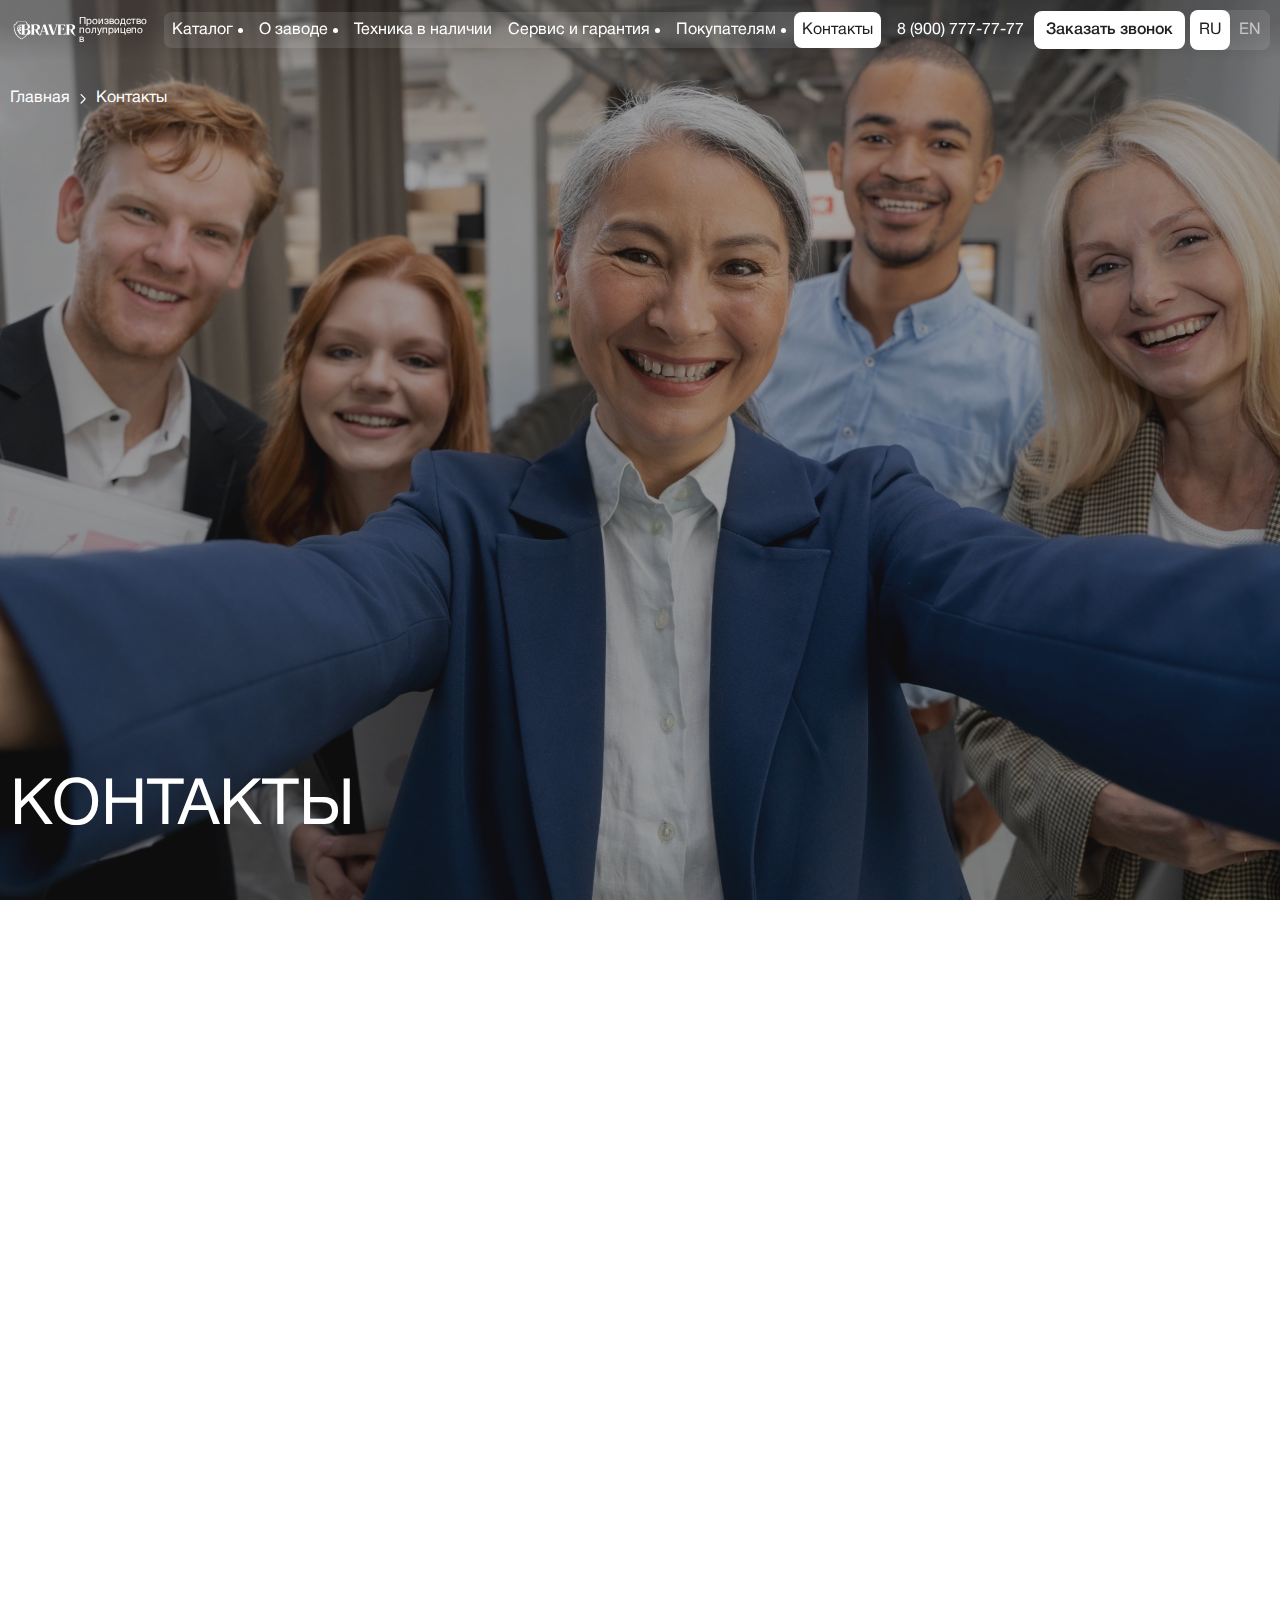
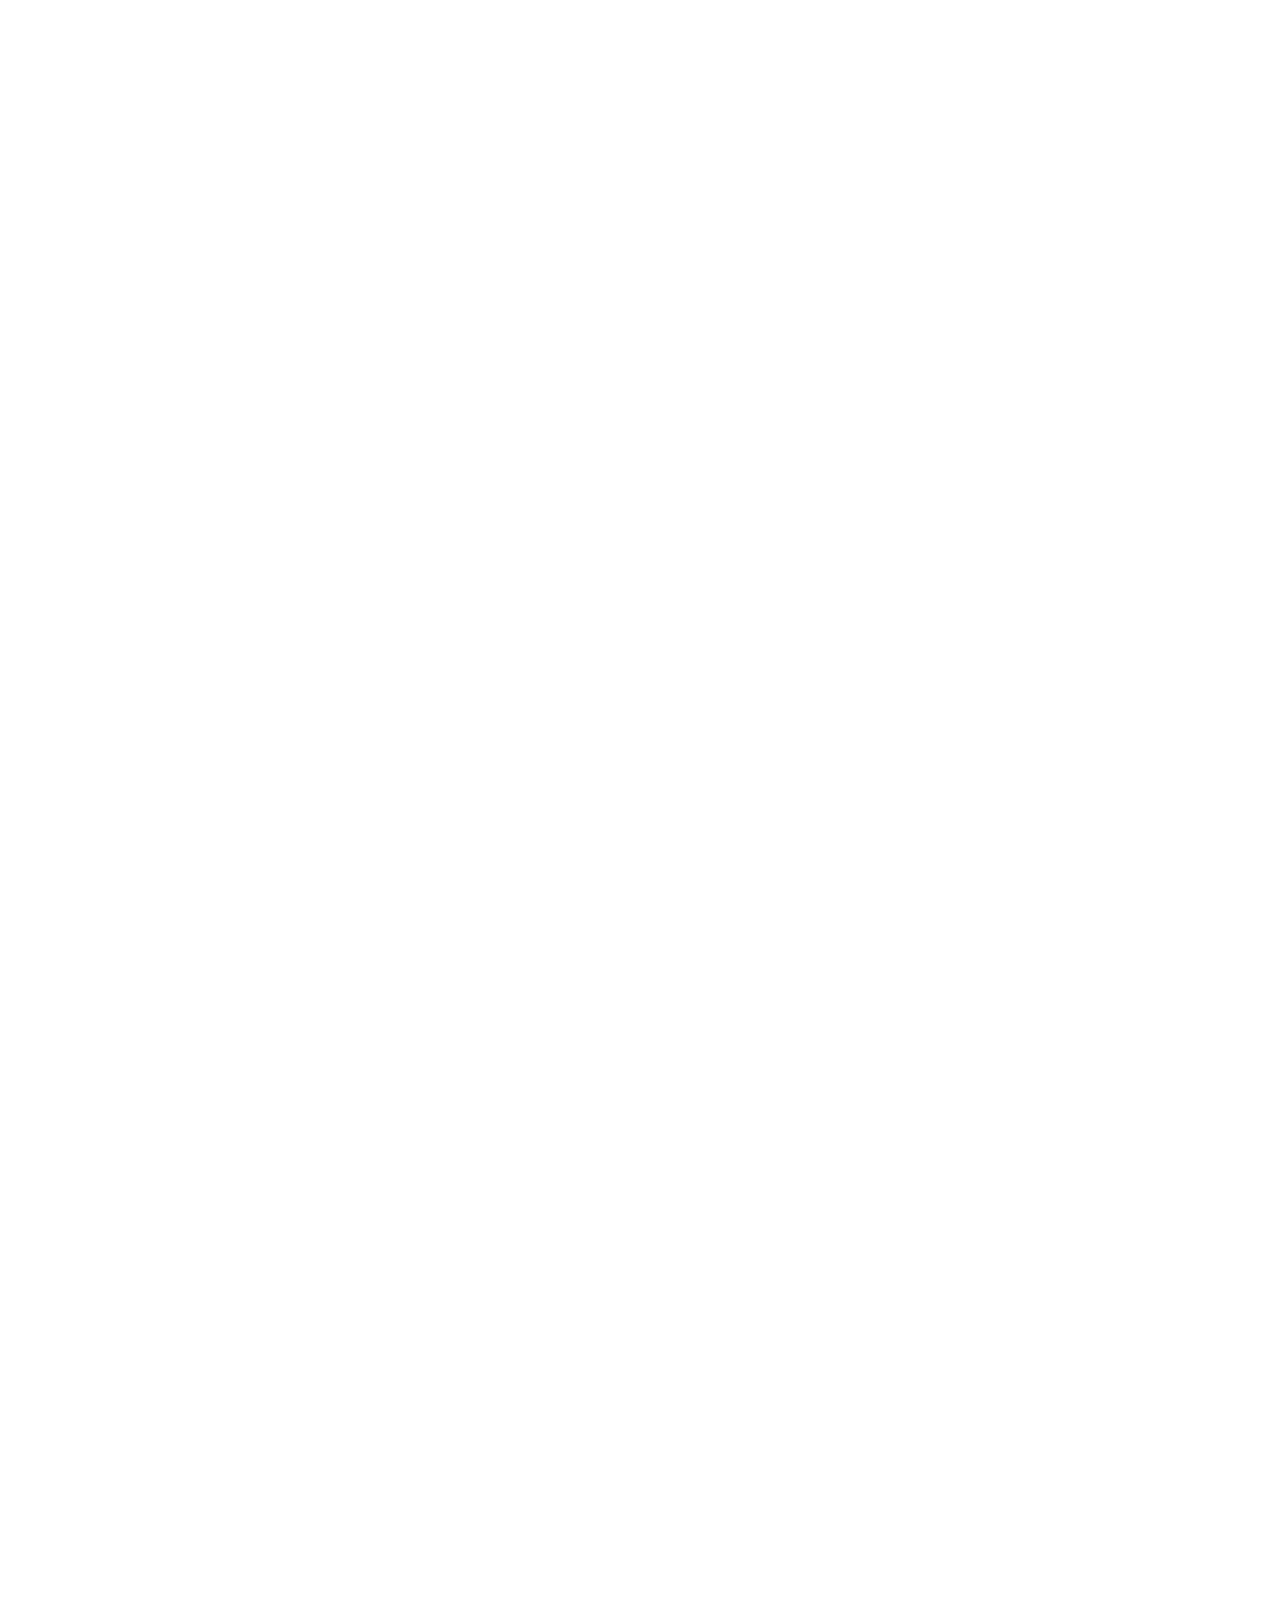
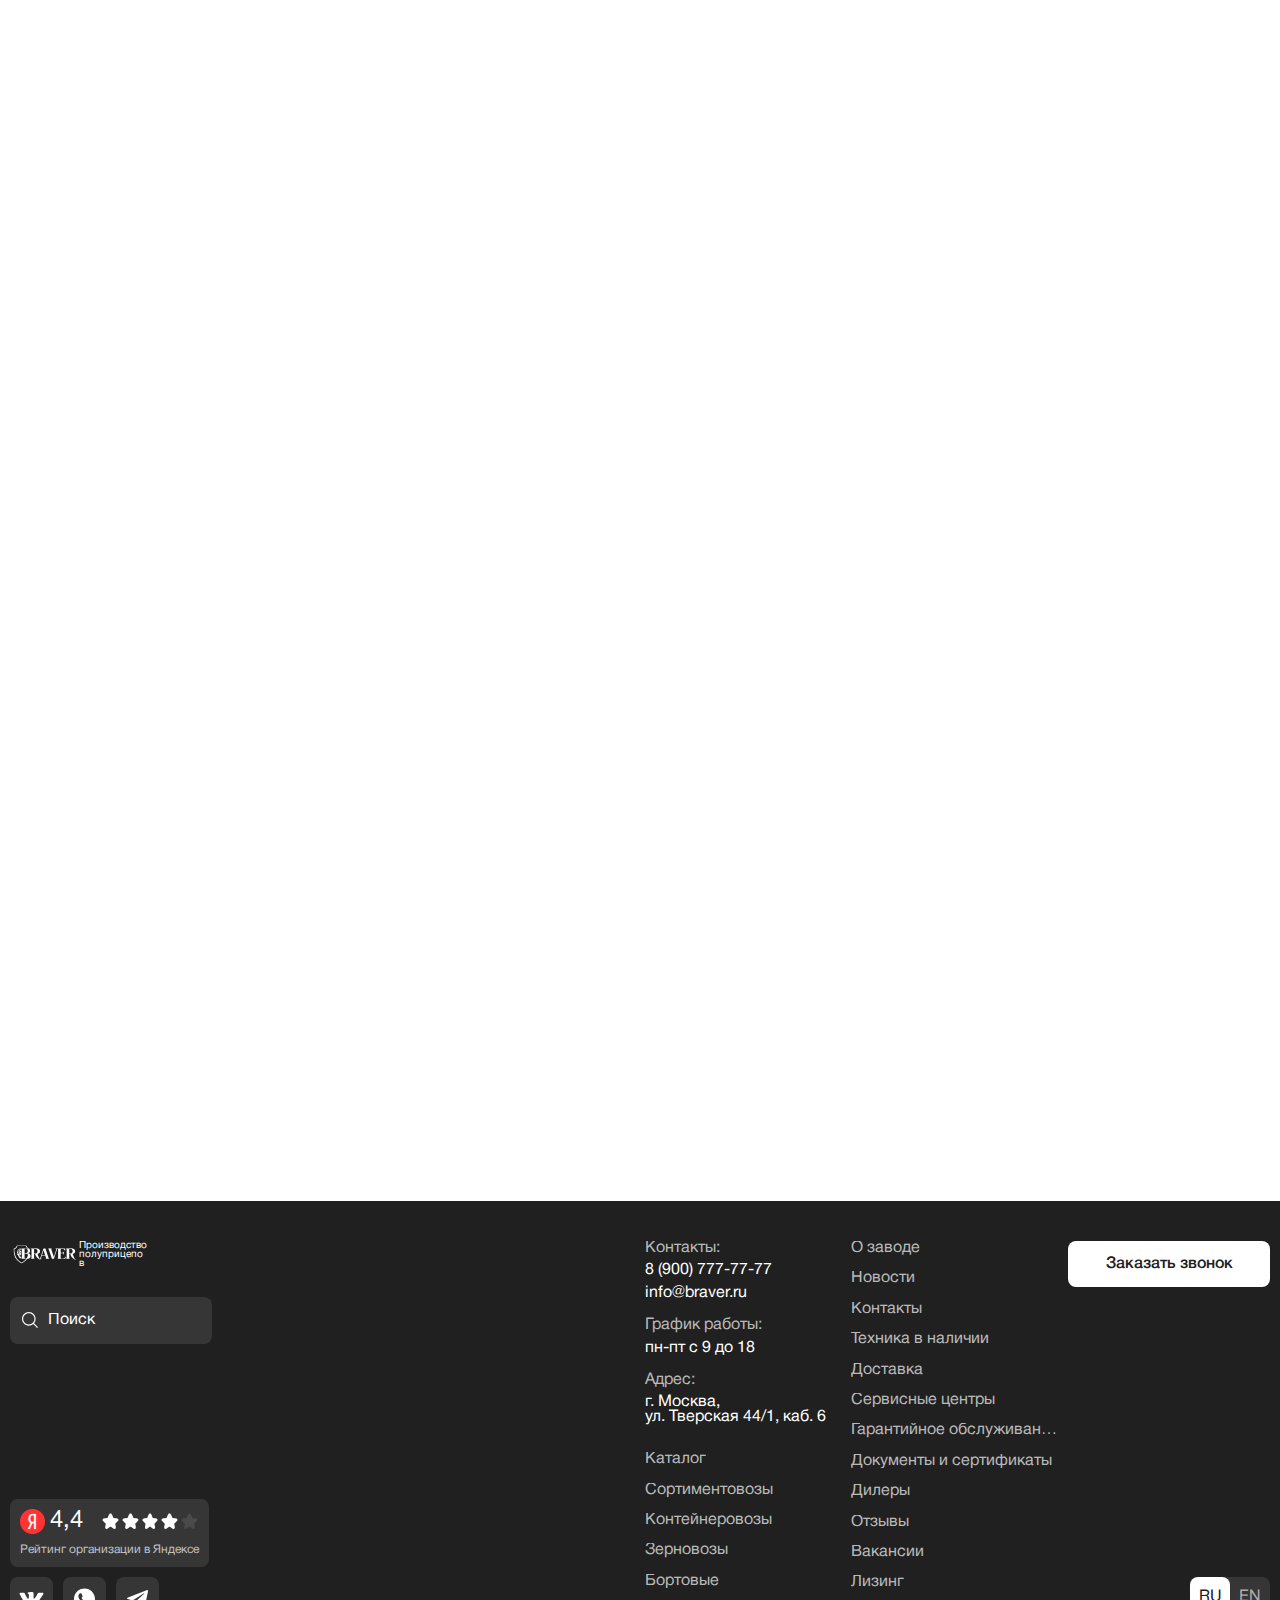
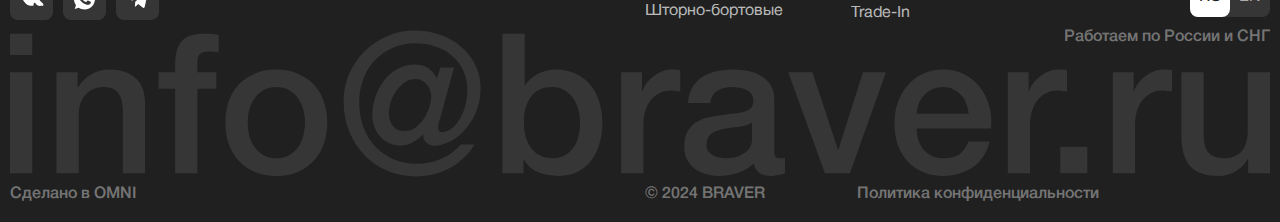
<file: contacts.html>
<!DOCTYPE html>
<html lang="ru">

<head>
    <meta charset="UTF-8">
    <meta http-equiv="X-UA-Compatible" content="IE=edge">
    <meta name="viewport" content="width=device-width, initial-scale=1">
    <link type="image/x-icon" rel="shortcut icon" href="img/favicon/favicon.ico">
    <link type="image/png" sizes="32x32" rel="icon" href="img/favicon/favicon-32x32.png">
    <link type="image/png" sizes="192x192" rel="icon" href="img/favicon/android-icon-192x192.png">
    <link type="image/svg+xml" sizes="any" rel="icon" href="img/favicon/favicon.svg">
    <link sizes="120x120" rel="apple-touch-icon" href="img/favicon/apple-icon-120x120.png">
    <link sizes="180x180" rel="apple-touch-icon" href="img/favicon/apple-icon-180x180.png">
    <meta name="format-detection" content="telephone=no">
    <meta name="msapplication-TileImage" content="img/favicon/ms-icon-144x144.png">
    <meta name="theme-color" content="#ffffff">
    <link rel="preload" href="fonts/Helvetica-Neue-regular.woff2" as="font" type="font/woff2" crossorigin> 
    <link href="css/fancybox.min.css" type="text/css" rel="stylesheet">
    <link href="css/style.css" type="text/css" rel="stylesheet">
    <title>Контакты</title>
</head>

<body>
    <div class="wrap">
        <!--header-->


<header class="header header--light fixed-block">  


    <div class="container header__container">
        <div class="header__inner">
            <div class="logo">
                <a href="#">
                    <svg width="117" height="44" viewBox="0 0 117 44" xmlns="http://www.w3.org/2000/svg">
                        <mask id="mask0_208_3162" style="mask-type:luminance" maskUnits="userSpaceOnUse" x="5" y="7" width="29" height="32">
                        <path fill="white" d="M5.83447 7.06567H33.5635V38.0898H5.83447V7.06567Z"/>
                        </mask>
                        <g mask="url(#mask0_208_3162)">
                        <path d="M7.16986 14.2829C7.30453 16.074 7.62055 19.139 8.32999 22.1859C8.81846 24.2868 9.49304 26.3817 10.4186 28.03C11.7934 30.4799 13.7156 32.4274 15.5261 33.8817C17.1715 35.2037 18.7248 36.121 19.7019 36.6413C20.6743 36.124 22.2231 35.2096 23.8686 33.8892C25.6774 32.4365 27.6028 30.4858 28.9821 28.03C29.9032 26.3847 30.5778 24.2913 31.0648 22.1888C31.7725 19.1405 32.0901 16.074 32.2248 14.2829C30.4582 13.4722 29.206 12.4014 28.3242 11.2961C27.5165 10.284 27.0144 9.24181 26.7059 8.34999H12.6948C12.3303 9.40263 11.6981 10.6644 10.6061 11.839C9.76519 12.7474 8.64601 13.606 7.16986 14.2829ZM7.08674 22.4686C6.29577 19.0623 5.97963 15.6529 5.8647 13.9234L5.83447 13.4708L6.2564 13.2948C7.75364 12.6736 8.85783 11.8495 9.66537 10.9788C10.7635 9.79673 11.3291 8.52135 11.6165 7.53779L11.751 7.07764H27.6481L27.7843 7.53779C28.0339 8.39204 28.4936 9.46734 29.3225 10.5051C30.1557 11.5473 31.3733 12.5609 33.1383 13.2948L33.5602 13.4708L33.53 13.9234C33.415 15.6529 33.0974 19.0652 32.3079 22.4716C31.7982 24.6749 31.0828 26.8826 30.0953 28.6466C28.6222 31.2709 26.5804 33.3433 24.6672 34.8788C22.7645 36.4067 20.9738 37.4189 19.9938 37.9212L19.7003 38.07L19.41 37.9212C18.4239 37.4159 16.6316 36.4008 14.7274 34.8713C12.8112 33.3328 10.7725 31.2634 9.30547 28.6466C8.31475 26.8795 7.59788 24.6703 7.08674 22.4686Z"/>
                        </g>
                        <path d="M19.3267 12.6876H21.8656C24.5371 12.5296 25.2249 12.5034 25.6217 12.5034H26.0449C31.3084 12.5034 34.0594 13.9499 34.0594 16.6854C34.0594 18.0267 33.4247 19.0001 32.1815 19.6312C31.3352 20.052 30.7268 20.3152 29.0074 20.657C30.7268 20.8673 31.4674 21.1306 32.4463 21.6303C34.0331 22.498 34.9062 23.9445 34.9062 25.6281C34.9062 26.601 34.562 27.5744 33.9536 28.2845C32.7636 29.6787 31.0969 30.2308 27.8438 30.2308H19.3267V29.8624C20.1466 29.5207 20.3845 29.0999 20.3845 28.1265V14.7919C20.3845 13.8186 20.1466 13.3978 19.3267 13.056V12.6876ZM24.696 20.3414H25.9128C28.7427 20.3414 30.1711 19.1314 30.1711 16.7116C30.1711 14.5025 28.7959 13.1874 26.5475 13.1874C25.1986 13.1874 24.696 13.6082 24.696 14.7391V20.3414ZM24.696 21.2096V28.1003C24.696 29.1789 25.2249 29.5735 26.627 29.5735C27.3412 29.5735 27.9227 29.4683 28.399 29.2841C29.6953 28.7315 30.6211 27.1008 30.6211 25.3125C30.6211 22.6032 29.0601 21.2096 26.0186 21.2096H24.696Z"/>
                        <path d="M51.7 31.4147V31.993C46.4896 30.0205 43.9239 27.2851 42.6539 22.1302C42.4687 22.1564 42.3102 22.1564 42.2308 22.1564H41.8871C41.5697 22.1564 41.305 22.1564 40.8024 22.0774V28.1266C40.8024 29.1 41.0403 29.5208 41.8603 29.8625V30.2309H35.4067V29.8625C36.2267 29.5208 36.4646 29.1 36.4646 28.1266V14.792C36.4646 13.8187 36.2267 13.3979 35.4067 13.0561V12.6877H37.443C37.893 12.6877 38.713 12.6616 39.7972 12.5825C41.0671 12.5035 42.5218 12.4512 43.3944 12.4512C48.288 12.4512 50.9594 14.1604 50.9594 17.2905C50.9594 18.6579 50.351 19.9207 49.2137 20.7623C48.7379 21.1307 47.8911 21.4986 46.7011 21.867C48.1822 26.7329 50.0074 30.3623 51.7 31.4147ZM40.8024 15.0286V21.262C41.1466 21.2882 41.3845 21.3149 41.5697 21.3149H42.125C45.1138 21.3149 46.648 19.9469 46.648 17.3166C46.648 15.0024 44.8496 13.1875 42.6276 13.1875C41.3313 13.1875 40.8024 13.6873 40.8024 15.0286Z"/>
                        <path d="M53.92 24.6023L52.809 28.1264C52.7295 28.3107 52.7032 28.521 52.7032 28.7052C52.7032 29.3102 53.1 29.652 54.2373 29.889V30.2308H49.688V29.889C50.7195 29.5996 51.2485 29.1522 51.6453 28.1264L56.7767 12.5295H60.1624L65.1881 28.1264C65.5317 29.0998 66.008 29.6786 66.6428 29.889V30.2308H60.1887V29.889C60.7971 29.6786 61.035 29.4154 61.035 28.8894C61.035 28.6791 60.9824 28.4158 60.8766 28.1264L59.7393 24.6023H53.92ZM54.3431 23.5499H59.3951L56.8562 15.791L54.3431 23.5499Z"/>
                        <path d="M74.4703 30.2307H71.1114L65.9269 14.7918C65.5832 13.8184 65.1332 13.3186 64.4722 13.0293V12.6875H70.8999V13.0293C70.3704 13.2396 70.1062 13.5819 70.1062 14.0288C70.1062 14.2654 70.1589 14.5024 70.2646 14.7918L74.3913 27.2587L78.3323 14.7918C78.3854 14.6076 78.4117 14.4234 78.4117 14.2392C78.4117 13.5819 78.0412 13.2663 76.9039 13.0293V12.6875H81.3211V13.0293C80.3691 13.3186 79.8133 13.8184 79.4696 14.7918L74.4703 30.2307Z"/>
                        <path d="M93.487 12.6875L93.7781 16.0541H93.1697C92.3497 14.1602 91.186 13.3448 89.0961 13.3448H87.6678C86.4246 13.3448 85.922 13.7656 85.922 14.818V20.078H88.3293C90.0219 20.078 90.8682 19.5259 91.0534 18.2636H91.6092V22.7611H91.0534C90.974 21.4198 90.2071 20.841 88.3293 20.841H85.922V27.8898C85.922 29.2311 86.3983 29.5734 88.1704 29.5734H89.4666C91.9266 29.5734 93.3281 28.6262 94.1749 26.3905L94.7302 26.6009L93.7781 30.2307H80.5264V29.8623C81.3463 29.5205 81.5842 29.0998 81.5842 28.1264V14.7918C81.5842 13.8184 81.3463 13.3977 80.5264 13.0559V12.6875H93.487Z"/>
                        <path d="M111.286 31.4147V31.993C106.076 30.0205 103.51 27.2851 102.24 22.1302C102.055 22.1564 101.897 22.1564 101.817 22.1564H101.474C101.156 22.1564 100.891 22.1564 100.389 22.0774V28.1266C100.389 29.1 100.627 29.5208 101.447 29.8625V30.2309H94.9932V29.8625C95.8131 29.5208 96.051 29.1 96.051 28.1266V14.792C96.051 13.8187 95.8131 13.3979 94.9932 13.0561V12.6877H97.0295C97.4794 12.6877 98.2994 12.6616 99.3836 12.5825C100.654 12.5035 102.108 12.4512 102.981 12.4512C107.874 12.4512 110.546 14.1604 110.546 17.2905C110.546 18.6579 109.937 19.9207 108.8 20.7623C108.324 21.1307 107.478 21.4986 106.288 21.867C107.769 26.7329 109.594 30.3623 111.286 31.4147ZM100.389 15.0286V21.262C100.733 21.2882 100.971 21.3149 101.156 21.3149H101.711C104.7 21.3149 106.234 19.9469 106.234 17.3166C106.234 15.0024 104.436 13.1875 102.214 13.1875C100.918 13.1875 100.389 13.6873 100.389 15.0286Z"/>
                        <mask id="mask1_208_3162" style="mask-type:luminance" maskUnits="userSpaceOnUse" x="15" y="12" width="5" height="5">
                        <path fill="white" d="M15.3506 12.3884H19.2605V16.4041H15.3506V12.3884Z"/>
                        </mask>
                        <g mask="url(#mask1_208_3162)">
                        <path d="M15.9924 13.1404L16.0335 13.2591C16.0766 13.4244 16.1354 13.5839 16.1881 13.7453L16.2196 13.8211L16.2274 13.8581C16.243 13.893 16.2567 13.93 16.2684 13.9669L16.3488 14.0039C16.4466 14.0215 16.5466 14.0234 16.6425 14.0389C16.7893 14.0584 16.9284 14.1128 17.0733 14.1361C17.2182 14.1595 17.3787 14.1984 17.5275 14.2412C17.5433 14.354 17.555 14.4688 17.5863 14.5795C17.6176 14.6904 17.6294 14.8286 17.6646 14.9492C17.6999 15.0697 17.7156 15.1824 17.7372 15.2991L17.7586 15.3595C17.7743 15.4548 17.7959 15.55 17.8135 15.6454C17.9064 15.6894 17.9965 15.7386 18.0837 15.7931C18.3501 15.9545 18.6164 16.116 18.8944 16.256C18.9982 16.3143 19.1079 16.3669 19.2254 16.3941C19.3429 16.4213 19.4701 16.33 19.5856 16.2793C19.8206 16.1705 20.0379 16.0304 20.2651 15.9059C20.3826 15.8339 20.4962 15.7563 20.6156 15.6901C20.6606 15.6625 20.7024 15.6307 20.741 15.5948C20.7587 15.4689 20.7834 15.3445 20.8154 15.2213C20.8663 15.0152 20.9192 14.8091 20.9544 14.599L20.9661 14.5446C20.9857 14.4649 20.9916 14.3851 21.0132 14.3073L21.019 14.2509C21.113 14.2081 21.2168 14.1945 21.3186 14.175C21.4557 14.142 21.5947 14.1167 21.7319 14.0798C21.9198 14.0312 22.1156 14.0155 22.3055 13.9727C22.3368 13.8308 22.3936 13.6967 22.4308 13.5546C22.4994 13.364 22.5484 13.1696 22.6091 12.9771C22.6482 12.8934 22.6482 12.7864 22.7187 12.7222C22.8577 12.6659 22.9987 12.6114 23.1339 12.5414V12.3916C22.9361 12.4266 22.7325 12.4247 22.5346 12.4655C22.3368 12.5064 22.0999 12.5005 21.8865 12.5433C21.673 12.5861 21.4792 12.5687 21.2795 12.6037C21.1698 12.6016 21.0622 12.6308 20.9525 12.6289L20.9309 12.6445L20.7683 12.6523C20.6862 12.6697 20.602 12.6697 20.5216 12.6892C20.4413 12.7086 20.3238 12.6989 20.226 12.7164C20.0027 12.734 19.7755 12.7417 19.5543 12.7787C19.4701 12.7826 19.3878 12.7864 19.3056 12.7961C18.9844 12.7864 18.6652 12.734 18.346 12.7203C18.2149 12.7028 18.0798 12.7067 17.9525 12.6717C17.5923 12.6562 17.2377 12.5784 16.8755 12.5667C16.7502 12.5491 16.6248 12.5453 16.5015 12.5141C16.3272 12.5025 16.1549 12.4772 15.9806 12.4675C15.7848 12.4266 15.5851 12.415 15.3873 12.4131L15.3618 12.5064C15.5361 12.6134 15.73 12.6814 15.9043 12.7864C15.9218 12.9051 15.963 13.0218 15.9924 13.1404Z"/>
                        </g>
                        <mask id="mask2_208_3162" style="mask-type:luminance" maskUnits="userSpaceOnUse" x="11" y="13" width="9" height="18">
                        <path fill="white" d="M11.3276 13.8911H19.2602V30.3281H11.3276V13.8911Z"/>
                        </mask>
                        <g mask="url(#mask2_208_3162)">
                        <path d="M26.7443 22.8275C26.5916 22.701 26.4879 22.526 26.3331 22.4016C26.1687 22.2285 25.9983 22.0593 25.8241 21.896C25.6869 21.7501 25.5401 21.61 25.403 21.4642C25.4304 21.3903 25.4872 21.332 25.5225 21.2619C25.6066 21.1044 25.7202 20.9623 25.8025 20.8049C25.8848 20.6474 25.9807 20.5481 26.0493 20.4081C26.1178 20.268 26.2098 20.1281 26.3077 19.9997C26.4154 19.8403 26.5133 19.675 26.619 19.5135C26.713 19.389 26.7816 19.249 26.8795 19.1265C26.9774 19.0039 27.0831 18.8251 27.1928 18.6811L27.187 18.6499C27.0577 18.5975 26.946 18.51 26.8149 18.4614C26.5584 18.3213 26.2882 18.2085 26.0258 18.0782C25.7241 17.9284 25.4109 17.8078 25.1191 17.6425C24.9957 17.5862 24.8723 17.5297 24.7431 17.4811C24.7431 17.7689 24.7901 18.0548 24.7803 18.3427C24.7278 18.2843 24.6795 18.2228 24.6354 18.1579C24.5375 18.0062 24.4004 17.8837 24.2966 17.7359C24.1929 17.5881 24.0597 17.4383 23.9618 17.2749C23.8212 17.0999 23.6906 16.9178 23.5702 16.7285C23.4527 16.5671 23.3254 16.4115 23.2137 16.2462C23.112 16.1177 23.0023 16.0011 22.9122 15.8669L22.971 15.8378L23.0219 15.8338L23.0414 15.8202C23.0958 15.8114 23.1493 15.799 23.202 15.7832C23.3137 15.7561 23.4273 15.7424 23.5349 15.7054C23.7072 15.6724 23.8776 15.6218 24.0519 15.5966C24.2262 15.5713 24.3633 15.5207 24.5199 15.4896L24.5728 15.4799C24.646 15.4602 24.7205 15.4465 24.796 15.4391C24.8058 15.6919 24.8548 15.9427 24.8587 16.1975C24.89 16.5087 24.9194 16.8179 24.939 17.1292C24.9703 17.1874 24.9997 17.2517 25.0584 17.2846C25.1172 17.3177 25.2053 17.3216 25.2777 17.345C25.3502 17.3683 25.4716 17.3916 25.5558 17.4461L25.6439 17.4499C25.6843 17.419 25.7267 17.3912 25.7712 17.3663L25.7908 17.308C25.7673 17.2167 25.7595 17.1213 25.7418 17.0299C25.6988 16.8568 25.6988 16.6779 25.6576 16.5048C25.6445 16.4484 25.638 16.3915 25.638 16.3337L25.6224 16.3122C25.6086 16.0964 25.5617 15.8844 25.5401 15.6685C25.5301 15.556 25.5132 15.4445 25.4891 15.334C25.4755 15.2057 25.4617 15.0773 25.4403 14.9509C25.4226 14.8712 25.3541 14.8244 25.2915 14.7797C25.1024 14.6243 24.9262 14.4559 24.7626 14.2741C24.6354 14.1593 24.5238 14.031 24.4004 13.9123L24.2829 13.9337C24.0676 13.9921 23.8424 13.9998 23.6329 14.0776L23.5839 14.0854C23.2843 14.1768 22.9768 14.2429 22.6753 14.3304C22.5069 14.379 22.3365 14.4239 22.1661 14.4647L22.127 14.4783C22.0369 14.5016 21.9449 14.5191 21.8548 14.5366C21.7177 14.5892 21.565 14.5813 21.4318 14.6475L21.426 14.7117C21.3946 14.8964 21.3672 15.0812 21.3202 15.262C21.3124 15.3535 21.2908 15.4449 21.2888 15.5363L21.3437 15.5479C21.5199 15.6822 21.6747 15.8436 21.8391 15.9913C21.9684 16.0964 22.078 16.2209 22.2034 16.3298C22.3287 16.4386 22.4148 16.5106 22.5147 16.606C22.6557 16.7324 22.7908 16.8646 22.9416 16.9794C23.0924 17.0941 23.2412 17.1991 23.3666 17.3372C23.4331 17.4052 23.4644 17.4948 23.5251 17.5666C23.5858 17.6386 23.6171 17.7418 23.6798 17.8215C23.7424 17.9012 23.811 18.0296 23.8815 18.1307C23.9521 18.2318 24.0108 18.3368 24.0851 18.4322C24.2359 18.6227 24.3594 18.8328 24.5043 19.0273C24.6138 19.1692 24.6922 19.3307 24.8058 19.4687C24.8861 19.5602 24.9488 19.6651 25.0211 19.7625C24.9311 19.8693 24.841 19.9763 24.747 20.0795C24.5669 20.307 24.375 20.5268 24.1851 20.7465C23.9951 20.9974 23.7679 21.2172 23.5839 21.4719C23.4802 21.6022 23.3685 21.7228 23.2705 21.8571C23.1727 21.9912 23.0708 22.0748 22.9827 22.1935C22.828 22.3899 22.6596 22.5766 22.5147 22.7808C22.4481 22.8897 22.4285 23.0161 22.3777 23.1309C22.3404 23.2164 22.3228 23.3078 22.2857 23.3916C22.2269 23.5665 22.176 23.7454 22.1054 23.9167L22.0996 23.9535L22.0682 24.0313C22.0428 24.111 22.0212 24.1908 21.9918 24.2686L21.9801 24.3036C21.9292 24.4689 21.8607 24.6284 21.8039 24.7918C21.7471 24.9551 21.708 25.0776 21.6609 25.2216L21.6374 25.278C21.6041 25.3947 21.6061 25.5153 21.5826 25.6339C21.5748 25.7195 21.5767 25.807 21.5709 25.8944L21.5748 25.8789C21.5493 26.1279 21.5532 26.3808 21.4925 26.6239C21.4063 26.5927 21.3378 26.5304 21.2614 26.4799C21.1932 26.4319 21.1305 26.3774 21.0735 26.3165C20.7875 26.4923 20.4872 26.6394 20.1727 26.758C19.9867 26.8513 19.7948 26.9253 19.6068 27.0128C19.5011 27.0517 19.4051 27.1178 19.2935 27.1392C19.2171 27.1334 19.1505 27.0945 19.0821 27.0652C18.9136 26.9836 18.7335 26.9272 18.5709 26.8358C18.2262 26.6919 17.866 26.5635 17.5664 26.3359C17.4352 26.4196 17.2961 26.4974 17.1747 26.5947C17.1278 26.5577 17.0827 26.5227 17.0358 26.4877C17.0123 26.1104 17.0004 25.733 16.9535 25.3596L16.9378 25.3422V25.2838C16.8751 25.1322 16.8399 24.9688 16.7773 24.8171L16.7361 24.7198C16.6773 24.5254 16.6069 24.3328 16.5404 24.1403L16.5011 24.0392C16.4678 23.9477 16.4424 23.8544 16.4032 23.7649C16.3895 23.7202 16.3778 23.6734 16.3661 23.6287L16.3386 23.5958C16.3207 23.5211 16.2953 23.4491 16.2622 23.3798C16.2171 23.2281 16.1644 23.0784 16.1115 22.9286C16.0703 22.81 15.994 22.7108 15.9117 22.6174C15.7962 22.4852 15.6983 22.3373 15.5808 22.2051C15.3556 21.9465 15.1403 21.682 14.9287 21.4136C14.5821 20.9877 14.2199 20.5773 13.8674 20.1552C13.7577 20.0249 13.6402 19.9005 13.5404 19.7644C13.6637 19.5873 13.8106 19.4279 13.9183 19.2412C14.0162 19.0973 14.1239 18.9592 14.216 18.8114C14.3256 18.6207 14.4803 18.4633 14.5919 18.2746C14.6762 18.156 14.7485 18.0315 14.8386 17.9168C14.9287 17.802 15.0051 17.6406 15.0893 17.5045C15.2107 17.2983 15.4163 17.1679 15.5945 17.0163C15.761 16.8977 15.8921 16.7401 16.0527 16.6157C16.272 16.4115 16.4933 16.2112 16.7087 16.0031C16.8967 15.8378 17.0729 15.6607 17.2707 15.509C17.2531 15.4176 17.2414 15.3243 17.2257 15.2329C17.1728 15.0384 17.1611 14.8362 17.1101 14.6397C17.0024 14.6066 16.8889 14.5931 16.7792 14.5755C16.6695 14.558 16.511 14.5172 16.3778 14.4802C16.1957 14.4297 16.0115 14.3869 15.8295 14.3343L15.7805 14.313C15.7217 14.2954 15.661 14.2818 15.6023 14.2663C15.4809 14.2216 15.3537 14.204 15.2323 14.1671C15.1109 14.1301 14.9679 14.103 14.8406 14.0562C14.6786 14.0135 14.5148 13.9798 14.349 13.9551L14.2708 13.9337C14.2385 13.9242 14.206 13.9165 14.1728 13.9104C14.0456 14.0037 13.9417 14.1262 13.8283 14.2371C13.6696 14.3908 13.5227 14.5561 13.3543 14.7019C13.2878 14.7564 13.2349 14.8284 13.1625 14.8789C13.1331 14.9041 13.0899 14.9256 13.0938 14.9684C13.0919 15.0656 13.086 15.1629 13.086 15.2581L13.0704 15.2835C13.0684 15.3884 13.0351 15.4877 13.0273 15.5907C13.0156 15.6646 13.0137 15.7385 12.996 15.8124C12.9937 15.8642 12.9871 15.9153 12.9764 15.9661C12.947 16.1392 12.9294 16.3161 12.8981 16.4893C12.8668 16.6623 12.8452 16.7829 12.8276 16.9327C12.8094 16.9904 12.7977 17.0494 12.7923 17.1096C12.7806 17.2302 12.7513 17.3508 12.7513 17.4733L12.8804 17.4189C13.0293 17.3975 13.186 17.3955 13.3269 17.3372L13.37 17.3294L13.5071 17.2885L13.5579 17.2691C13.5717 17.1038 13.6128 16.9424 13.6225 16.7771C13.6461 16.5379 13.6873 16.2987 13.7029 16.0575C13.7186 15.8163 13.7322 15.6336 13.7558 15.4234C13.8164 15.4429 13.8791 15.4604 13.9417 15.478C14.165 15.5246 14.3883 15.5732 14.6134 15.616C14.8386 15.6588 15.1148 15.7405 15.3693 15.7813L15.428 15.8047C15.5015 15.8227 15.576 15.8357 15.6513 15.8436C15.5976 15.9221 15.5389 15.9967 15.475 16.0672C15.3144 16.2909 15.1461 16.5067 14.9835 16.7285C14.8211 16.9502 14.6565 17.17 14.5097 17.4033C14.4412 17.5006 14.357 17.5881 14.2883 17.6853C14.2014 17.8057 14.1074 17.9205 14.0064 18.0296C13.9104 18.1365 13.838 18.2611 13.7342 18.3621C13.7342 18.1949 13.7636 18.0296 13.7871 17.8643C13.7945 17.7344 13.8095 17.6053 13.8322 17.4772C13.65 17.5589 13.4562 17.6192 13.2839 17.7203C13.1115 17.8215 12.9079 17.8934 12.7179 17.9771C12.528 18.0607 12.3263 18.1773 12.1226 18.263C11.8505 18.3776 11.5959 18.5255 11.3276 18.6461C11.3864 18.7219 11.4353 18.8056 11.4881 18.8853C11.5861 19.0253 11.6801 19.1673 11.7721 19.3092C11.8192 19.3812 11.8818 19.4435 11.9229 19.5193C12.06 19.7799 12.2479 20.0094 12.3948 20.2642C12.5416 20.5189 12.6846 20.7446 12.8433 20.9799C12.9215 21.1141 13.0254 21.2327 13.0977 21.3709C13.1115 21.4038 13.1487 21.4369 13.1271 21.4739C13.0664 21.5789 12.9705 21.6548 12.8843 21.7384C12.712 21.9115 12.5338 22.0807 12.3596 22.2518C12.2911 22.3315 12.2205 22.4093 12.1442 22.4832C12.0678 22.5572 11.9836 22.6739 11.8896 22.7556C11.7956 22.8372 11.684 22.9772 11.5607 23.0647L11.5548 23.1212C11.6449 23.1367 11.733 23.1601 11.8231 23.1775C11.9131 23.1951 12.06 23.2261 12.1775 23.2592L12.2362 23.2807C12.3282 23.3001 12.4183 23.3254 12.5103 23.3507C12.6023 23.3759 12.7101 23.3817 12.804 23.4148C13.0156 23.479 13.2349 23.516 13.4503 23.5685L13.5266 23.5898C13.6134 23.6039 13.699 23.6233 13.7832 23.6482C13.8448 23.665 13.9075 23.6766 13.9711 23.6833C13.7968 23.9711 13.7048 24.2978 13.5404 24.5914C13.5149 24.6362 13.4718 24.6868 13.5051 24.7393C13.5991 24.9143 13.6813 25.0972 13.7616 25.2799C13.9458 25.5542 14.1141 25.84 14.2883 26.1201C14.4705 26.3613 14.6017 26.6336 14.7799 26.8786C14.84 26.9927 14.9013 27.1061 14.9639 27.2189C14.9718 26.9681 14.966 26.7191 14.9738 26.4683C14.9894 26.3477 14.9855 26.2252 14.9953 26.1026C15.0129 26.015 14.9992 25.9275 15.0207 25.84C15.0364 25.5172 15.0541 25.1963 15.0775 24.8734C15.0835 24.8365 15.0775 24.7937 15.1069 24.7666C15.2087 24.64 15.3399 24.5428 15.4535 24.4281C15.5671 24.3133 15.663 24.2492 15.7571 24.1461C15.851 24.0431 15.9313 23.9963 16.0156 23.9186C16.0115 23.9846 16.0135 24.0528 15.9959 24.1169C15.9813 24.1988 15.9708 24.2811 15.9646 24.364C15.9254 24.4709 15.9195 24.5856 15.8979 24.6965C15.8901 24.7236 15.8823 24.749 15.8745 24.7762L15.8706 24.8345L15.8549 24.8579C15.8432 24.9863 15.8197 25.1146 15.802 25.241L15.7785 25.3188C15.759 25.4219 15.7433 25.5269 15.7198 25.63C15.6964 25.733 15.6767 25.8984 15.6493 26.0307C15.6288 26.1036 15.6125 26.1775 15.6003 26.2523C15.5808 26.4294 15.526 26.6005 15.4927 26.7755L15.4711 26.8339C15.4515 26.9117 15.434 26.9895 15.4163 27.0692L15.3928 27.1275C15.383 27.1858 15.3634 27.2442 15.3615 27.3025C15.3908 27.4134 15.4574 27.5087 15.5103 27.6079C15.5632 27.7071 15.6376 27.8355 15.6923 27.954C15.7566 28.0492 15.812 28.149 15.8588 28.2536C15.9528 28.3975 16.0156 28.5589 16.1154 28.697C16.2152 28.8351 16.2759 28.9926 16.3581 29.1385C16.3922 29.2087 16.4299 29.2768 16.4717 29.3427L16.4836 29.3778C16.5736 29.51 16.6402 29.6578 16.7244 29.7939C16.7322 29.7395 16.7419 29.685 16.7538 29.6325L16.7773 29.5566C16.7831 29.5314 16.789 29.5042 16.7948 29.4788L16.8125 29.4167L16.8261 29.403C16.8422 29.2961 16.8644 29.1904 16.8928 29.0859C16.9261 28.9732 16.9358 28.8546 16.979 28.7437L17.0298 28.5511C17.2961 28.7729 17.5742 28.9829 17.8543 29.1852C17.9325 29.2435 17.9932 29.3213 18.0735 29.3758C18.1539 29.4302 18.2674 29.5313 18.3731 29.5975C18.4577 29.6504 18.5354 29.7121 18.6061 29.7823C18.7296 29.899 18.8804 29.9865 19.0076 30.1012C19.0977 30.1712 19.1799 30.2529 19.268 30.3248C19.3326 30.2704 19.3933 30.2101 19.46 30.1576C19.6499 30.0156 19.8242 29.8562 20.0142 29.7142C20.1492 29.5917 20.3079 29.5003 20.4429 29.3797C20.5781 29.2591 20.7602 29.1229 20.9266 29.0043C21.1205 28.8526 21.3163 28.7029 21.5199 28.5648C21.5395 28.6426 21.5572 28.7184 21.5787 28.7962L21.6022 28.8546C21.6179 28.9382 21.6296 29.0238 21.6512 29.1074C21.7001 29.2241 21.706 29.3524 21.7315 29.4769L21.751 29.5372C21.7706 29.6209 21.7862 29.7064 21.8039 29.792L21.8333 29.7823C21.8529 29.7298 21.8776 29.6799 21.9077 29.6325C22.0311 29.4672 22.1074 29.2746 22.2112 29.0977C22.315 28.9206 22.4325 28.697 22.552 28.5025C22.7712 28.0844 23.012 27.678 23.2137 27.2501C23.1903 27.2034 23.1688 27.1567 23.1472 27.1081C23.0904 26.8961 23.0395 26.6802 22.9945 26.4663C22.9612 26.3301 22.9573 26.1901 22.922 26.0539C22.8867 25.9178 22.8731 25.7409 22.83 25.5892C22.7869 25.4374 22.785 25.3325 22.7576 25.204C22.7301 25.0757 22.7203 24.928 22.6811 24.7937C22.642 24.6595 22.6381 24.4786 22.595 24.3231C22.552 24.1675 22.546 24.0489 22.5323 23.9107C22.6322 24.0003 22.7301 24.0917 22.8358 24.1714C22.9474 24.2939 23.0826 24.3911 23.2001 24.5078C23.2999 24.5953 23.388 24.6965 23.4919 24.7782C23.4919 24.959 23.5134 25.138 23.5154 25.3188C23.5295 25.4468 23.5354 25.5752 23.5329 25.7039L23.5506 25.7253C23.5506 25.8206 23.5467 25.9178 23.5623 26.0112C23.5917 26.4118 23.5917 26.8124 23.5956 27.2131C23.6193 27.187 23.6396 27.1586 23.6564 27.1275C23.6858 27.0128 23.7523 26.9136 23.813 26.8144C23.9188 26.6316 24.0499 26.4625 24.1517 26.2757C24.3182 26.0462 24.4572 25.7992 24.6099 25.5619C24.6648 25.486 24.6981 25.3966 24.7548 25.3207C24.8743 25.1632 24.9213 24.9688 25.0075 24.7937C25.0271 24.7509 25.0505 24.7062 25.0388 24.6576C25.0271 24.609 24.9762 24.5293 24.9507 24.4631C24.9252 24.3969 24.8782 24.3152 24.8508 24.2395C24.8077 24.0839 24.7079 23.9516 24.657 23.798L24.6021 23.6833C24.7509 23.6502 24.8998 23.6151 25.0486 23.584L25.1289 23.5627C25.2053 23.5432 25.2835 23.5276 25.3619 23.5121C25.4774 23.4752 25.5969 23.4576 25.7163 23.4363L25.7751 23.4129C25.8671 23.3916 25.9591 23.3759 26.0493 23.3526L26.1061 23.3312C26.2054 23.3142 26.3034 23.2908 26.3998 23.2612C26.5173 23.2281 26.6367 23.2067 26.7542 23.1756L26.952 23.1367L27.0381 23.1289C26.9441 23.02 26.8344 22.9325 26.7443 22.8275Z"/>
                        </g>
                        <mask id="mask3_208_3162" style="mask-type:luminance" maskUnits="userSpaceOnUse" x="14" y="16" width="6" height="9">
                        <path fill="white" d="M14.2271 16.5281H19.2601V24.4703H14.2271V16.5281Z"/>
                        </mask>
                        <g mask="url(#mask3_208_3162)">
                        <path d="M22.5811 21.3748C22.771 21.2211 22.9492 21.0519 23.149 20.908C23.2136 20.8633 23.2664 20.805 23.3252 20.7524C23.431 20.6571 23.5524 20.5774 23.6522 20.4742C23.7521 20.3712 23.8735 20.2934 23.9812 20.198C24.0889 20.1028 24.177 20.0308 24.2789 19.953C24.1966 19.8344 24.0928 19.7314 24.0027 19.6185C23.9126 19.5057 23.7834 19.3793 23.6856 19.251C23.5426 19.0565 23.3585 18.8912 23.2586 18.6676C23.2097 18.5489 23.147 18.4361 23.0961 18.3175C23.0667 18.2532 23.0373 18.1852 22.9825 18.1386C22.8729 18.0393 22.7749 17.9284 22.6574 17.839C22.4629 17.6613 22.2632 17.4896 22.0583 17.3236C21.9691 17.2378 21.8757 17.1568 21.7782 17.0805C21.6294 16.9697 21.4923 16.8451 21.3514 16.7266C21.2828 16.6701 21.2065 16.6196 21.1418 16.5573L21.1105 16.5515C20.7425 16.7549 20.3627 16.9331 19.9708 17.0863C19.7397 17.166 19.5224 17.2769 19.2992 17.3742C19.2013 17.3723 19.1171 17.3158 19.027 17.2866C18.7039 17.1213 18.3515 17.0222 18.0284 16.8569C17.8267 16.7576 17.6191 16.6682 17.4252 16.5496C17.0845 16.8472 16.7261 17.1213 16.3873 17.4209C16.2268 17.5454 16.078 17.6834 15.9252 17.8177C15.8077 17.9013 15.7118 18.0082 15.6021 18.0997C15.533 18.1588 15.484 18.2314 15.4552 18.3175C15.4298 18.3875 15.3887 18.4497 15.3593 18.5178C15.3006 18.6287 15.2654 18.7531 15.185 18.8523C15.001 19.0837 14.813 19.3133 14.6132 19.533C14.5039 19.6717 14.385 19.802 14.2568 19.9239L14.2648 19.9491C14.4527 20.0873 14.6153 20.2565 14.7974 20.4024C14.9011 20.4781 14.9833 20.5793 15.0852 20.659C15.2889 20.8127 15.469 20.9955 15.6805 21.1414C15.8919 21.2872 16.0839 21.4623 16.2679 21.6431C16.4167 21.7734 16.5616 21.9115 16.7183 22.034C16.6909 22.2305 16.6322 22.4211 16.6028 22.6174C16.5571 22.784 16.5264 22.9533 16.5108 23.1251C16.6478 23.2399 16.8279 23.2826 16.9827 23.3701L17.014 23.4499L17.0296 23.5258C17.0767 23.6715 17.0786 23.8291 17.1257 23.975C17.1471 24.0664 17.1687 24.1598 17.2058 24.2473C17.2431 24.3348 17.249 24.3756 17.2685 24.4398C17.3626 24.3445 17.4624 24.2512 17.5505 24.1519C17.5466 24.0722 17.5603 23.9692 17.4918 23.9108C17.6876 23.8291 17.8913 23.7669 18.0851 23.6775C18.279 23.5879 18.4846 23.5024 18.6863 23.4187C18.8508 23.339 19.0152 23.2612 19.1875 23.1971C19.2287 23.1795 19.2756 23.1524 19.3207 23.1795C19.4637 23.2437 19.6106 23.304 19.7535 23.3721C20.008 23.4849 20.2626 23.5919 20.5191 23.7007C20.666 23.765 20.8129 23.8447 20.9754 23.8583C21.0008 23.9692 20.9949 24.0839 21.042 24.1889C21.0889 24.294 21.1105 24.3776 21.1966 24.4339C21.275 24.3445 21.3279 24.2356 21.3709 24.1267C21.4141 24.0178 21.4219 23.9556 21.459 23.8759C21.4806 23.7261 21.4865 23.5743 21.5061 23.4226C21.6705 23.302 21.8761 23.2496 22.0387 23.1232C22.0406 23.0026 22.0074 22.8878 21.9916 22.7692C21.9408 22.6583 21.9348 22.5338 21.9075 22.4152C21.8879 22.3414 21.8585 22.2713 21.835 22.2013C21.8272 22.1604 21.7959 22.1157 21.8057 22.0749C22.0602 21.8376 22.3148 21.5984 22.5811 21.3748ZM21.6314 19.7547C21.5433 19.7956 21.4571 19.8422 21.367 19.8753C21.277 19.9083 21.2241 19.8694 21.1595 19.8986C21.0595 19.9919 20.9852 20.1067 20.9029 20.2137C20.8207 20.3207 20.7325 20.4295 20.6444 20.5346C20.6508 20.5809 20.6612 20.6262 20.6757 20.6707C20.6993 20.8536 20.7247 21.0382 20.76 21.2192C20.7639 21.3261 20.7639 21.4331 20.7698 21.5401L20.7932 21.6023C20.7971 21.6412 20.8442 21.6957 20.7992 21.7267C20.664 21.7385 20.5269 21.7248 20.3919 21.7306C20.2097 21.9135 20.0021 22.0652 19.8201 22.2499C19.658 22.4359 19.4798 22.6051 19.2855 22.7575C19.2072 22.6953 19.1171 22.6505 19.0446 22.5805C18.937 22.4717 18.8292 22.3666 18.7314 22.2499C18.5472 22.0943 18.3886 21.9115 18.1928 21.7714C18.0743 21.7491 17.9549 21.74 17.8345 21.7443L17.7874 21.6839C17.7855 21.5595 17.7835 21.437 17.7894 21.3144C17.8005 21.2429 17.8063 21.1709 17.8071 21.0986L17.8247 21.081C17.8384 20.871 17.8893 20.6629 17.8874 20.451C17.7633 20.3636 17.6641 20.254 17.5898 20.1223C17.5623 20.0755 17.5408 20.0269 17.5036 19.988C17.4663 19.9491 17.3626 19.9162 17.2862 19.8947C17.1784 19.8636 17.0786 19.8169 16.9748 19.778C16.8711 19.7391 16.7575 19.6769 16.6458 19.6361C16.6048 19.6224 16.5616 19.6088 16.5322 19.5777C16.3188 19.3638 16.1485 19.1129 15.9526 18.8834C15.937 18.8639 15.9154 18.8387 15.9312 18.8114C15.9957 18.687 16.0956 18.5898 16.1936 18.4905C16.2463 18.4322 16.3344 18.4342 16.3932 18.3836C16.5029 18.3777 16.6067 18.4127 16.7124 18.4342L16.8417 18.4731L16.9004 18.4924C17.0199 18.541 17.1491 18.5586 17.2725 18.6014L17.4114 18.6481L17.4702 18.6676C17.5721 18.7084 17.6798 18.7317 17.7855 18.7667L17.8286 18.7725L17.8677 18.8134C17.8825 18.8941 17.9014 18.9738 17.9245 19.0526C17.9461 19.1751 17.9617 19.2996 17.9813 19.4221C18.0303 19.5602 18.0263 19.708 18.0518 19.8481C18.0636 19.887 18.0714 19.9259 18.0812 19.9667C18.1105 20.2059 18.1459 20.4452 18.1576 20.6863C18.1498 20.7562 18.1439 20.8263 18.1301 20.8963C18.1282 21.0694 18.0792 21.2386 18.0812 21.4117C18.602 21.4097 19.121 21.4195 19.6419 21.4137C19.9337 21.4137 20.2254 21.4097 20.5172 21.4137C20.5034 21.3709 20.4917 21.3301 20.4781 21.2872C20.4643 21.2444 20.4721 21.2386 20.4701 21.2134C20.4369 21.0519 20.4232 20.8886 20.4036 20.7252C20.39 20.6006 20.4036 20.4742 20.4291 20.3537C20.4545 20.2331 20.4545 20.0795 20.4859 19.9472C20.5171 19.7818 20.54 19.6151 20.5544 19.4474L20.5701 19.426L20.5759 19.3677C20.6092 19.1927 20.6347 19.0137 20.6738 18.8387L20.6954 18.794C20.8109 18.7433 20.9323 18.7162 21.0537 18.6811L21.091 18.6714L21.1497 18.65L21.228 18.6248C21.4826 18.547 21.7391 18.475 21.9957 18.4049C22.0719 18.3777 22.1503 18.4069 22.2287 18.4088C22.4127 18.4808 22.5909 18.6306 22.6066 18.8406C22.5889 18.9593 22.5067 19.0526 22.4244 19.1343C22.305 19.2626 22.2013 19.4066 22.068 19.5213C22.0356 19.5537 22.0063 19.5887 21.9799 19.6263L21.9309 19.6419C21.8174 19.6439 21.7292 19.7118 21.6314 19.7547Z"/>
                        </g>
                        <path d="M17.1141 18.9378C17.0553 18.8561 16.9456 18.8426 16.8615 18.7978C16.7283 18.7317 16.5854 18.6947 16.4405 18.6616C16.3714 18.6953 16.3003 18.7239 16.2271 18.7473C16.2584 18.8153 16.3113 18.8698 16.3621 18.9242C16.4405 19.0214 16.5188 19.1187 16.5971 19.2159C16.6441 19.2763 16.7205 19.2996 16.791 19.3229C16.9187 19.3835 17.0512 19.4308 17.1885 19.4649C17.2206 19.4737 17.2531 19.4759 17.286 19.4715C17.3191 19.467 17.3498 19.4565 17.3784 19.4396C17.3784 19.4027 17.3784 19.3657 17.3765 19.3288C17.308 19.1848 17.2022 19.0682 17.1141 18.9378Z"/>
                        <mask id="mask4_208_3162" style="mask-type:luminance" maskUnits="userSpaceOnUse" x="17" y="24" width="3" height="3">
                        <path fill="white" d="M17.4722 24.0669H19.2604V26.5178H17.4722V24.0669Z"/>
                        </mask>
                        <g mask="url(#mask4_208_3162)">
                        <path d="M20.4275 24.8266C20.3159 24.743 20.212 24.6516 20.1005 24.5661C19.8909 24.4085 19.6873 24.2353 19.4445 24.1246L19.3857 24.107L19.3093 24.0837C19.2486 24.0951 19.1893 24.1114 19.1311 24.1323L19.0352 24.1654C18.8648 24.2413 18.7219 24.3599 18.577 24.4726C18.4987 24.5543 18.3929 24.601 18.3107 24.6768C18.1677 24.8072 18.0033 24.9122 17.8564 25.0386C17.7859 25.0989 17.731 25.1748 17.6625 25.2389C17.5941 25.3031 17.5666 25.3556 17.5587 25.4295C17.549 25.497 17.5332 25.5631 17.5118 25.6279C17.498 25.6688 17.4883 25.7115 17.4766 25.7524L17.5705 25.8263C17.7128 25.8785 17.8518 25.9383 17.9876 26.0052C18.0895 26.0441 18.1932 26.083 18.2931 26.1277C18.4614 26.2036 18.6417 26.2483 18.8061 26.3319L18.8374 26.3398C18.9726 26.3923 19.0998 26.4602 19.2369 26.5109C19.3486 26.5148 19.4445 26.4505 19.5444 26.4136C19.842 26.2775 20.1533 26.1744 20.453 26.0421C20.596 25.98 20.7368 25.9138 20.8837 25.8633C20.9405 25.8394 20.9946 25.8109 21.0463 25.7777C21.0365 25.6473 21.0091 25.5209 20.9817 25.3945C20.8818 25.1378 20.6273 24.9977 20.4275 24.8266Z"/>
                        </g>
                        </svg>                        
                </a>
                <span>Производство полуприцепов</span>
            </div>
            <div class="header__center">
                <nav class="menu">
                    <ul class="menu__list">
                        <li class="menu__item has-subnavs ">
                            <a href="#" class="menu__header">Каталог</a>
                            <div class="menu__subnavs">
                                <ul>
                                    <li><a href="#">Сортиментовозы</a></li>
                                    <li><a href="#">Контейнеровозы</a></li>
                                    <li><a href="#">Зерновозы</a></li>
                                    <li><a href="#">Бортовые</a></li>
                                    <li><a href="#">Шторно-бортовые</a></li>
                                </ul>
                            </div>
                        </li>
                        <li class="menu__item has-subnavs ">
                            <a href="#" class="menu__header">О заводе</a>
                            <div class="menu__subnavs">
                                <ul>
                                    <li><a href="#">Новости</a></li>
                                    <li><a href="#">Отзывы</a></li>
                                    <li><a href="#">Вакансии</a></li>
                                </ul>
                            </div>
                        </li>
                        <li class="menu__item ">
                            <a href="#" class="menu__header">Техника в наличии</a>
                        </li>
                        <li class="menu__item has-subnavs ">
                            <a href="#" class="menu__header">Сервис и гарантия</a>
                            <div class="menu__subnavs">
                                <ul>                                   
                                    <li><a href="#">Отзывы</a></li>
                                    <li><a href="#">Гарантийное обслуживание</a></li>
                                    <li><a href="#">Доставка</a></li>
                                    <li><a href="#">Документы и сертификаты</a></li>
                                    <li><a href="#">Сервисные центры</a></li>
                                </ul>
                            </div>
                        </li>
                        <li class="menu__item has-subnavs ">
                            <a href="#" class="menu__header">Покупателям</a>
                            <div class="menu__subnavs">
                                <ul>
                                    <li><a href="#">Дилеры</a></li>
                                    <li><a href="#">Лизинг</a></li>
                                    <li><a href="#">Trade-In</a></li>
                                </ul>
                            </div>
                        </li>
                        <li class="menu__item active">
                            <a href="#" class="menu__header">Контакты</a>
                        </li>
                    </ul>
                </nav>
            </div>
            <div class="header__right">
                <a href="tel:89007777777" class="header__phone">8 (900) 777-77-77</a>
                <button type="button" class="btn stroke-btn mod-open-btn" data-modal="callback-mod">Заказать звонок</button>
                <div class="lang">
                    <a href="#" class="active">RU</a>
                    <a href="#">EN</a>
                </div>
            </div>
            <div class="icon-menu">
                <div class="icon-menu__items">
                    <span></span>
                    <span></span>
                    <span></span>
                </div>
            </div>
        </div>
   </div>
   <div class="mob-menu">
        <div class="mob-menu__inner">
            <div class="mob-menu__top">
                <div class="container">
                    <nav class="menu">
                        <ul class="menu__list">
                            <li class="menu__item has-subnavs">
                                <span class="menu__header">Каталог</span>
                                <div class="menu__subnavs">
                                    <ul>
                                        <li><a href="#">Сортиментовозы</a></li>
                                        <li><a href="#">Контейнеровозы</a></li>
                                        <li><a href="#">Зерновозы</a></li>
                                        <li><a href="#">Бортовые</a></li>
                                        <li><a href="#">Шторно-бортовые</a></li>
                                    </ul>
                                </div>
                            </li>
                            <li class="menu__item has-subnavs">
                                <span class="menu__header">О заводе</span>
                                <div class="menu__subnavs">
                                    <ul>
                                        <li><a href="#">Новости</a></li>
                                        <li><a href="#">Отзывы</a></li>
                                        <li><a href="#">Вакансии</a></li>
                                    </ul>
                                </div>
                            </li>
                            <li class="menu__item">
                                <a href="#" class="menu__header">Техника в наличии</a>
                            </li>
                            <li class="menu__item has-subnavs">
                                <span class="menu__header">Сервис и гарантия</span>
                                <div class="menu__subnavs">
                                    <ul>
                                        <li><a href="#">Отзывы</a></li>
                                        <li><a href="#">Гарантийное обслуживание</a></li>
                                        <li><a href="#">Доставка</a></li>
                                        <li><a href="#">Документы и сертификаты</a></li>
                                        <li><a href="#">Сервисные центры</a></li>
                                    </ul>
                                </div>
                            </li>
                            <li class="menu__item has-subnavs">
                                <span class="menu__header">Покупателям</span>
                                <div class="menu__subnavs">
                                    <ul>
                                        <li><a href="#">Дилеры</a></li>
                                        <li><a href="#">Лизинг</a></li>
                                        <li><a href="#">Trade-In</a></li>
                                    </ul>
                                </div>
                            </li>
                            <li class="menu__item">
                                <a href="#" class="menu__header">Контакты</a>
                            </li>
                        </ul>
                    </nav>
                </div>
            </div>
            <div class="mob-menu__bot">
                <div class="container"> 
                    <div class="mob-menu__row">
                        <a href="tel:89007777777" class="header__phone">8 (900) 777-77-77</a>
                        <div class="lang">
                            <a href="#" class="active">RU</a>
                            <a href="#">EN</a>
                        </div>
                    </div>         
                    <button type="button" class="btn main-btn main-btn--dark mod-open-btn" data-modal="callback-mod"><span>Заказать звонок</span></button>
                </div>
            </div>
        </div>
    </div>
</header>
        <!--main-->  
        <main class="main">
            <!--breadcrumbs-->
            <div class="breadcrumbs breadcrumbs--pos fixed-block">
                <div class="container">
                    <ul>
                        <li><a href="#" class="link">Главная</a></li>
                        <li>Контакты</li>
                    </ul>
                </div>
            </div>
             <!--intro-->
             <section class="section-sm intro">
                <div class="container">
                    <div class="media-cover">
                        <picture>
                            <source srcset="img/contacts-bg.webp" media="(min-width: 767.98px)" type="image/webp">
                            <source srcset="img/contacts-bg.jpg" media="(min-width: 767.98px)">
                            <source srcset="img/contacts-bg-mob.webp" type="image/webp">
                            <source srcset="img/contacts-bg-mob.jpg"> 
                            <img src="img/contacts-bg.jpg" alt="Контакты BRAVER" data-animation="scale">
                        </picture>
                    </div>
                    <div class="intro__content">
                        <h1>Контакты</h1>
                    </div>
                </div>
            </section>
            <!--contacts-->
            <section class="section contacts" data-animation="fadeUp">
                <div class="container">
                    <div class="contacts__row">
                        <div class="contacts__l">
                            <div class="circle contacts__top"><h4>Главный офис</h4></div>
                            <div class="map" id="officeMap"></div>
                            <div class="contacts__list">
                                <div class="item-contact">
                                    <span class="item-contact__lbl">Адрес:</span>
                                    <span>г. Москва, ул. Тверская 44/1, каб. 6</span>
                                </div>
                                <div class="item-contact">
                                    <span class="item-contact__lbl">Телефон:</span>
                                    <a href="tel:89007777777">8 (900) 777-77-77</a>
                                </div>
                                <div class="item-contact">
                                    <span class="item-contact__lbl">Электронная почта:</span>
                                    <a href="mailto:email@gmail.com">email@gmail.com</a>
                                </div>
                            </div>
                        </div>
                        <div class="contacts__r">
                            <div class="circle contacts__top"><h4>Правление</h4></div>
                            <div class="contacts__head">
                                <!--item-head-->


<div class="item-head">   

    <div class="media-contain circle">
        <picture><source srcset="img/head-2.webp" type="image/webp"><img src="img/head-2.png" alt="Иванов Иван"></picture>
    </div>
    <h6>Иванов Иван</h6>
    
    
    <p><span>Коммерческий директор Braver</span></p>
    <p><a href="tel:89007777777">8 (900) 777-77-77</a></p>
    <p><a href="mailto:email@gmail.com">email@gmail.com</a></p>
    
</div>
                                <!--item-head-->


<div class="item-head">   

    <div class="media-contain circle">
        <picture><source srcset="img/head-3.webp" type="image/webp"><img src="img/head-3.png" alt="Иванов Иван"></picture>
    </div>
    <h6>Иванов Иван</h6>
    
    
    <p><span>Генеральный директор Braver</span></p>
    <p><a href="tel:89007777777">8 (900) 777-77-77</a></p>
    <p><a href="mailto:email@gmail.com">email@gmail.com</a></p>
    
</div>
                            </div>
                        </div>
                    </div>

                    <div class="production-row">
                        <div class="contacts__l"></div>
                        <div class="contacts__r">
                            <div class="circle contacts__top"><h4>Производство</h4></div>
                            <div class="contacts__head">
                                <!--item-head-->
                                <div class="item-head">   

                                    <div class="media-contain circle">
                                        <div class="image-wrapper">
                                            <picture><source srcset="img/head-4.png" type="image/webp"><img src="img/head-2.png" alt="Зайцев Руслан Владимирович"></picture>
                                        </div>

                                        <img src="img/braver-logo.svg" alt="Braver Logo" class="logo-braver">
                                    </div>
                                    <h6>Зайцев Руслан Владимирович</h6>
                                    
                                    
                                    <p><span>Технический директор</span></p>
                                    <p><a href="tel:89007777777">8-920-384-42-74</a></p>
                                    <p><a href="mailto:email@gmail.com">techdir@braver.ru</a></p>
                                    
                                </div>
                                                                <!--item-head-->
                            </div>
                        </div>
                    </div>
                </div>
            </section>
            <!--departments-->
            <section class="section departments" data-animation="fadeUp">
                <div class="container">
                    <div class="sec-top">
                        <h2>Контакты отделов</h2>
                    </div>
                    <div class="switch-block">
                        <div class="departments__nav">
                            <div data-nav="" class="departments__nav-item active">
                                <h5>Отдел продаж</h5>
                                <div class="link-icon"><svg><use xlink:href="img/icons/sprite.svg#link-arr"></use></svg></div>
                            </div>
                            <div data-nav="" class="departments__nav-item">
                                <h5>Технологический отдел</h5>
                                <div class="link-icon"><svg><use xlink:href="img/icons/sprite.svg#link-arr"></use></svg></div>
                            </div>
                            <div data-nav="" class="departments__nav-item">
                                <h5>Конструкторский отдел</h5>
                                <div class="link-icon"><svg><use xlink:href="img/icons/sprite.svg#link-arr"></use></svg></div>
                            </div>
                            <div data-nav="" class="departments__nav-item">
                                <h5>Отдел снабжения</h5>
                                <div class="link-icon"><svg><use xlink:href="img/icons/sprite.svg#link-arr"></use></svg></div>
                            </div>
                            <div data-nav="" class="departments__nav-item">
                                <h5>Отдел маркетинга и рекламы</h5>
                                <div class="link-icon"><svg><use xlink:href="img/icons/sprite.svg#link-arr"></use></svg></div>
                            </div>
                            <div data-nav="" class="departments__nav-item">
                                <h5>Отдел технического контроля</h5>
                                <div class="link-icon"><svg><use xlink:href="img/icons/sprite.svg#link-arr"></use></svg></div>
                            </div>
                        </div>
                        <div class="departments__blocks">
                            
<div data-block="" class="accordion departments__block active">


    <div class="accordion__header">
        <h5>Отдел продаж</h5>
        <div class="link-icon"><svg><use xlink:href="img/icons/sprite.svg#link-arr"></use></svg></div>
    </div>
    <div class="accordion__body">
        <div class="departments__block-inner">
            <div class="media-cover">
                <picture><source srcset="img/contacts-1.webp" type="image/webp"><img src="img/contacts-1.jpg" alt="Технологический отдел"></picture>
            </div>
            <div class="departments__content">
                <div class="departments__txt">
                    <h3>Отдел продаж</h3>
                    <p>Чтобы обеспечить бесперебойный выпуск и высокое качество техники, наша команда постоянно совершенствует технологии производства. Каждый день для нас — возможность улучшить и оптимизировать внутренние процессы компании.</p>
                </div>
                <div class="departments__contact"><a href="tel:89007777777">8 (900) 777-77-77</a></div>
                <div class="departments__contact"><a href="mailto:email@gmail.com">email@gmail.com</a></div>
            </div>
        </div>
    </div>
</div>
                            

<div data-block="" class="accordion departments__block">

    <div class="accordion__header">
        <h5>Технологический отдел</h5>
        <div class="link-icon"><svg><use xlink:href="img/icons/sprite.svg#link-arr"></use></svg></div>
    </div>
    <div class="accordion__body">
        <div class="departments__block-inner">
            <div class="media-cover">
                <picture><source srcset="img/contacts-1.webp" type="image/webp"><img src="img/contacts-1.jpg" alt="Технологический отдел"></picture>
            </div>
            <div class="departments__content">
                <div class="departments__txt">
                    <h3>Технологический отдел</h3>
                    <p>Чтобы обеспечить бесперебойный выпуск и высокое качество техники, наша команда постоянно совершенствует технологии производства. Каждый день для нас — возможность улучшить и оптимизировать внутренние процессы компании.</p>
                </div>
                <div class="departments__contact"><a href="tel:89007777777">8 (900) 777-77-77</a></div>
                <div class="departments__contact"><a href="mailto:email@gmail.com">email@gmail.com</a></div>
            </div>
        </div>
    </div>
</div>
                            

<div data-block="" class="accordion departments__block">

    <div class="accordion__header">
        <h5>Конструкторский отдел</h5>
        <div class="link-icon"><svg><use xlink:href="img/icons/sprite.svg#link-arr"></use></svg></div>
    </div>
    <div class="accordion__body">
        <div class="departments__block-inner">
            <div class="media-cover">
                <picture><source srcset="img/contacts-1.webp" type="image/webp"><img src="img/contacts-1.jpg" alt="Технологический отдел"></picture>
            </div>
            <div class="departments__content">
                <div class="departments__txt">
                    <h3>Конструкторский отдел</h3>
                    <p>Чтобы обеспечить бесперебойный выпуск и высокое качество техники, наша команда постоянно совершенствует технологии производства. Каждый день для нас — возможность улучшить и оптимизировать внутренние процессы компании.</p>
                </div>
                <div class="departments__contact"><a href="tel:89007777777">8 (900) 777-77-77</a></div>
                <div class="departments__contact"><a href="mailto:email@gmail.com">email@gmail.com</a></div>
            </div>
        </div>
    </div>
</div>
                            

<div data-block="" class="accordion departments__block">

    <div class="accordion__header">
        <h5>Отдел снабжения</h5>
        <div class="link-icon"><svg><use xlink:href="img/icons/sprite.svg#link-arr"></use></svg></div>
    </div>
    <div class="accordion__body">
        <div class="departments__block-inner">
            <div class="media-cover">
                <picture><source srcset="img/contacts-1.webp" type="image/webp"><img src="img/contacts-1.jpg" alt="Технологический отдел"></picture>
            </div>
            <div class="departments__content">
                <div class="departments__txt">
                    <h3>Отдел снабжения</h3>
                    <p>Чтобы обеспечить бесперебойный выпуск и высокое качество техники, наша команда постоянно совершенствует технологии производства. Каждый день для нас — возможность улучшить и оптимизировать внутренние процессы компании.</p>
                </div>
                <div class="departments__contact"><a href="tel:89007777777">8 (900) 777-77-77</a></div>
                <div class="departments__contact"><a href="mailto:email@gmail.com">email@gmail.com</a></div>
            </div>
        </div>
    </div>
</div>
                            

<div data-block="" class="accordion departments__block">

    <div class="accordion__header">
        <h5>Отдел маркетинга и рекламы</h5>
        <div class="link-icon"><svg><use xlink:href="img/icons/sprite.svg#link-arr"></use></svg></div>
    </div>
    <div class="accordion__body">
        <div class="departments__block-inner">
            <div class="media-cover">
                <picture><source srcset="img/contacts-1.webp" type="image/webp"><img src="img/contacts-1.jpg" alt="Технологический отдел"></picture>
            </div>
            <div class="departments__content">
                <div class="departments__txt">
                    <h3>Отдел маркетинга и рекламы</h3>
                    <p>Чтобы обеспечить бесперебойный выпуск и высокое качество техники, наша команда постоянно совершенствует технологии производства. Каждый день для нас — возможность улучшить и оптимизировать внутренние процессы компании.</p>
                </div>
                <div class="departments__contact"><a href="tel:89007777777">8 (900) 777-77-77</a></div>
                <div class="departments__contact"><a href="mailto:email@gmail.com">email@gmail.com</a></div>
            </div>
        </div>
    </div>
</div>
                            

<div data-block="" class="accordion departments__block">

    <div class="accordion__header">
        <h5>Отдел технического контроля</h5>
        <div class="link-icon"><svg><use xlink:href="img/icons/sprite.svg#link-arr"></use></svg></div>
    </div>
    <div class="accordion__body">
        <div class="departments__block-inner">
            <div class="media-cover">
                <picture><source srcset="img/contacts-1.webp" type="image/webp"><img src="img/contacts-1.jpg" alt="Технологический отдел"></picture>
            </div>
            <div class="departments__content">
                <div class="departments__txt">
                    <h3>Отдел технического контроля</h3>
                    <p>Чтобы обеспечить бесперебойный выпуск и высокое качество техники, наша команда постоянно совершенствует технологии производства. Каждый день для нас — возможность улучшить и оптимизировать внутренние процессы компании.</p>
                </div>
                <div class="departments__contact"><a href="tel:89007777777">8 (900) 777-77-77</a></div>
                <div class="departments__contact"><a href="mailto:email@gmail.com">email@gmail.com</a></div>
            </div>
        </div>
    </div>
</div>
                        </div>
                    </div>
                </div>
            </section>
            <!--map-->
            <section class="section main-map" data-animation="fadeUp">
                <div class="container">
                    <div class="sec-top">
                        <h2>Дилеры</h2>
                    </div>
                </div>                
                <div class="map" id="contactsMap"></div>
            </section>
            <!--accord-block-->
<section class="section accord-block" data-animation="fadeUp">
    <div class="container">
        <div class="sec-top">
            <h2>FAQ</h2>
        </div>
        <div class="accord-block__items">
            <!--accordion-->
<div class="accordion item-acc">
    <div class="accordion__header">
        <span class="h3">01</span>
        <div class="accordion__title">
            <h3>Какой-то вопрос?</h3>
        </div>        
        <div class="link-icon"><svg><use xlink:href="img/icons/sprite.svg#link-arr"></use></svg></div>
    </div>
    <div class="accordion__body">
        <div class="page-content">
            <p>До 30 тонн перевозимого груза без штрафов. Оптимальное распределение нагрузки на оси. Вес снижен при сохранении надежности техники.</p>
        </div>
    </div>
</div>
            <!--accordion-->
<div class="accordion item-acc">
    <div class="accordion__header">
        <span class="h3">02</span>
        <div class="accordion__title">
            <h3>Какой-то вопрос?</h3>
        </div>        
        <div class="link-icon"><svg><use xlink:href="img/icons/sprite.svg#link-arr"></use></svg></div>
    </div>
    <div class="accordion__body">
        <div class="page-content">
            <p>До 30 тонн перевозимого груза без штрафов. Оптимальное распределение нагрузки на оси. Вес снижен при сохранении надежности техники.</p>
        </div>
    </div>
</div>
            <!--accordion-->
<div class="accordion item-acc">
    <div class="accordion__header">
        <span class="h3">03</span>
        <div class="accordion__title">
            <h3>Какой-то вопрос?</h3>
        </div>        
        <div class="link-icon"><svg><use xlink:href="img/icons/sprite.svg#link-arr"></use></svg></div>
    </div>
    <div class="accordion__body">
        <div class="page-content">
            <p>До 30 тонн перевозимого груза без штрафов. Оптимальное распределение нагрузки на оси. Вес снижен при сохранении надежности техники.</p>
        </div>
    </div>
</div>
            <!--accordion-->
<div class="accordion item-acc">
    <div class="accordion__header">
        <span class="h3">04</span>
        <div class="accordion__title">
            <h3>Какой-то вопрос?</h3>
        </div>        
        <div class="link-icon"><svg><use xlink:href="img/icons/sprite.svg#link-arr"></use></svg></div>
    </div>
    <div class="accordion__body">
        <div class="page-content">
            <p>До 30 тонн перевозимого груза без штрафов. Оптимальное распределение нагрузки на оси. Вес снижен при сохранении надежности техники.</p>
        </div>
    </div>
</div>
            <!--accordion-->
<div class="accordion item-acc">
    <div class="accordion__header">
        <span class="h3">05</span>
        <div class="accordion__title">
            <h3>Какой-то вопрос?</h3>
        </div>        
        <div class="link-icon"><svg><use xlink:href="img/icons/sprite.svg#link-arr"></use></svg></div>
    </div>
    <div class="accordion__body">
        <div class="page-content">
            <p>До 30 тонн перевозимого груза без штрафов. Оптимальное распределение нагрузки на оси. Вес снижен при сохранении надежности техники.</p>
        </div>
    </div>
</div>
            <!--accordion-->
<div class="accordion item-acc">
    <div class="accordion__header">
        <span class="h3">06</span>
        <div class="accordion__title">
            <h3>Какой-то вопрос?</h3>
        </div>        
        <div class="link-icon"><svg><use xlink:href="img/icons/sprite.svg#link-arr"></use></svg></div>
    </div>
    <div class="accordion__body">
        <div class="page-content">
            <p>До 30 тонн перевозимого груза без штрафов. Оптимальное распределение нагрузки на оси. Вес снижен при сохранении надежности техники.</p>
        </div>
    </div>
</div>
        </div>
    </div>
</section>
            <!--form-block-->
<section class="section form-block" data-animation="fadeUp">
    <div class="container">
        <div class="form-block__inner">
            <div class="form-block__l">
                <div class="media-cover">
                    <picture><source srcset="img/form-block-bg.webp" type="image/webp"><img src="img/form-block-bg.jpg" alt=""></picture>
                </div>
                <div class="form-block__content circle">
                    <h2>Поможем подобрать модель и комплектацию техники</h2>
                    <p>Оставьте свои контактные данные, и наш менеджер свяжется с Вами в ближайшее рабочее время</p>    
                </div>
            </div>
            <div class="form-block__r">
                <form class="form" onsubmit="event.preventDefault();formSuccess(this)">
                    <div class="item-form">
                        <input type="text" placeholder="Ваше имя">
                        <span class="item-form__error"></span>
                    </div>
                    <div class="item-form">
                        <input type="tel" placeholder="+7 (___) ___-__-__">
                        <span class="item-form__error"></span>
                    </div>
                    <div class="item-form">
                        <input type="email" placeholder="Email">
                        <span class="item-form__error"></span>
                    </div>
                    <div class="form__footer">
                        <label class="item-checkbox">
                            <input type="checkbox">
                            <span>Нажимая на кнопку, я принимаю условия <a href="#" target="_blank">Политики конфиденциальности</a></span>
                        </label>
                        <button type="submit" class="btn main-btn main-btn--dark">
                            <span>Отправить</span>
                            <div class="main-btn__icon"><svg><use xlink:href="img/icons/sprite.svg#link-arr"></use></svg></div>
                        </button>
                    </div>
                </form>
            </div>
        </div>
    </div>
</section>

        </main>
        <!--footer-->


 <footer class="footer">  
 
    <div class="container">
        <div class="footer__top">
            <div class="logo">
                <a href="#">
                    <img src="img/logo.svg" alt="Логотип">
                </a>
                <span>Производство полуприцепов</span>
            </div>
            <div class="footer__cols">
                <div class="footer__col">
                    <div class="footer__contacts">
                        <div class="footer__contact">
                            <span>Контакты:</span>
                            <a href="tel:89007777777">8 (900) 777-77-77</a>
                            <a href="mailto:info@braver.ru">info@braver.ru</a>
                        </div>
                        <div class="footer__contact">
                            <span>График работы:</span>
                            <span>пн-пт с 9 до 18</span>
                        </div>
                        <div class="footer__contact">
                            <span>Адрес:</span>
                            <span>г. Москва,<br> ул. Тверская 44/1, каб. 6</span>
                        </div>
                    </div>
                    <nav class="footer__nav">
                        <a href="#">Каталог</a>
                        <a href="#">Сортиментовозы</a>
                        <a href="#">Контейнеровозы</a>
                        <a href="#">Зерновозы</a>
                        <a href="#">Бортовые</a>
                        <a href="#">Шторно-бортовые</a>
                    </nav>
                </div>
                <div class="footer__col">
                    <nav class="footer__nav">
                        <a href="#">О заводе</a>
                        <a href="#">Новости</a>
                        <a href="#">Контакты</a>
                        <a href="#">Техника в наличии</a>
                        <a href="#">Доставка</a>
                        <a href="#">Сервисные центры</a>
                        <a href="#">Гарантийное обслуживание</a>
                    </nav>
                    <nav class="footer__nav">
                        <a href="#">Документы и сертификаты</a>
                        <a href="#">Дилеры</a>
                        <a href="#">Отзывы</a>
                        <a href="#">Вакансии</a>
                        <a href="#">Лизинг</a>
                        <a href="#">Trade-In</a>
                    </nav>
                </div>
            </div>
            <button type="button" class="btn stroke-btn mod-open-btn" data-modal="callback-mod">Заказать звонок</button>
            <!--search-form-->
<form action="" class="search-form" onsubmit="event.preventDefault();searchFormSuccess(this)">
    <div class="search-form__inner">
        <svg class="search-form__icon"><use xlink:href="img/icons/sprite.svg#search"></use></svg>     
        <input type="text" name="" placeholder="Поиск">       
        <button type="submit" class="btn search-form__submit">
            <svg><use xlink:href="img/icons/sprite.svg#search"></use></svg>
        </button>
    </div>
</form>
            <a href="#" class="comp-rate" target="_blank">
                <div class="comp-rate__top">
                    <div class="comp-rate__total">
                        <img src="img/icons/yandex-rate.svg" alt="">
                        <span class="h3">4,4</span>
                    </div>
                    <div class="rating">
                        <span class="rating__container light">
                            <svg><use xlink:href="img/icons/sprite.svg#star-5"></use></svg>
                        </span>
                        <span class="rating__container dark" style="width: 80%;">
                            <svg><use xlink:href="img/icons/sprite.svg#star-5"></use></svg>
                        </span>
                    </div>
                </div>
                <span class="comp-rate__txt">Рейтинг организации в Яндексе</span>
            </a>
            <div class="social">
                <a href="#"><svg><use xlink:href="img/icons/sprite.svg#vk"></use></svg></a>
                <a href="#"><svg><use xlink:href="img/icons/sprite.svg#whatsapp"></use></svg></a>
                <a href="#"><svg><use xlink:href="img/icons/sprite.svg#telegram"></use></svg></a>
            </div>
            <div class="lang">
                <a href="#" class="active">RU</a>
                <a href="#">EN</a>
            </div> 
        </div>
        <div class="footer__bg">          
            <span>Работаем по России и СНГ</span>
            <img src="img/footer-info.svg" alt="">
        </div>
        <div class="footer__bot">
            <div class="footer__dev">
                <span>Сделано в </span>
                <a href="https://omniagency.ru/" target="_blank" rel="nofollow">OMNI</a>
            </div>          
            <span class="footer__copy">© 2024 BRAVER</span>
            <div class="footer__policy">
                <a href="#" target="_blank">Политика конфиденциальности</a>
            </div>           
        </div>
    </div>
</footer>
        <!--feedback-mod-->
<modal class="modal feedback-mod" id="feedback-mod">
    <div class="custom-scroll modal__overlay">
        <div class="modal__content">
            <button type="button" class="btn btn-close"><svg><use xlink:href="img/icons/sprite.svg#close"></use></svg></button>
            <div class="custom-scroll">
                <div class="modal__top">
                    <h3>оставить заявку</h3>
                    <p>Оставьте Ваши данные, и мы свяжемся с вами в течение 15 минут</p>
                </div>
                <form class="form" onsubmit="event.preventDefault();formSuccess(this)">
                    <div class="item-form">
                        <input type="text" placeholder="Ваше имя">
                        <span class="item-form__error"></span>
                    </div>
                    <div class="item-form">
                        <input type="tel" placeholder="+7 (___) ___-__-__">
                        <span class="item-form__error"></span>
                    </div>
                    <div class="item-form">
                        <input type="email" placeholder="Email">
                        <span class="item-form__error"></span>
                    </div>
                    <div class="item-form">
                        <textarea placeholder="Ваш комментарий" oninput="this.style.height = '';this.style.height = this.scrollHeight + 'px'"></textarea>
                    </div>
                    <div class="form__footer">
                        <label class="item-checkbox">
                            <input type="checkbox">
                            <span>Нажимая на кнопку, я принимаю условия <a href="#" target="_blank">Политики конфиденциальности</a></span>
                        </label>
                        <button type="submit" class="btn main-btn main-btn--dark">
                            <span>Отправить</span>
                            <div class="main-btn__icon"><svg><use xlink:href="img/icons/sprite.svg#link-arr"></use></svg></div>
                        </button>
                    </div>
                </form>
            </div>
        </div>
    </div>
</modal>
<!--callback-mod-->
<modal class="modal callback-mod" id="callback-mod">
    <div class="custom-scroll modal__overlay">
        <div class="modal__content">
            <button type="button" class="btn btn-close"><svg><use xlink:href="img/icons/sprite.svg#close"></use></svg></button>
            <div class="custom-scroll">
                <div class="modal__top">
                    <h3>Заказать звонок</h3>
                    <p>Оставьте телефон, и мы свяжемся с Вами в течение 15 минут</p>
                </div>
                <form class="form" onsubmit="event.preventDefault();formSuccess(this)">
                    <div class="form__grid">
                        <div class="item-form">
                            <input type="tel" placeholder="+7 (___) ___-__-__">
                            <span class="item-form__error"></span>
                        </div>
                        <div class="item-form">
                            <input type="text" placeholder="Название компании">
                            <span class="item-form__error"></span>
                        </div>
                    </div>
                    <div class="form__footer">
                        <label class="item-checkbox">
                            <input type="checkbox">
                            <span>Нажимая на кнопку, я принимаю условия <a href="#" target="_blank">Политики конфиденциальности</a></span>
                        </label>
                        <button type="submit" class="btn main-btn main-btn--dark">
                            <span>Отправить</span>
                            <div class="main-btn__icon"><svg><use xlink:href="img/icons/sprite.svg#link-arr"></use></svg></div>
                        </button>
                    </div>
                </form>
            </div>
        </div>
    </div>
</modal>
<!--review-mod-->
<modal class="modal review-mod" id="review-mod">
    <div class="custom-scroll modal__overlay">
        <div class="modal__content">
            <button type="button" class="btn btn-close"><svg><use xlink:href="img/icons/sprite.svg#close"></use></svg></button>
            <div class="custom-scroll">
                <div class="modal__top">
                    <h3>оставить отзыв</h3>
                </div>
                <form class="form" onsubmit="event.preventDefault();formSuccess(this)">
                    <div class="item-form">
                        <input type="text" placeholder="Ваше имя">
                        <span class="item-form__error">Ввведите имя</span>
                    </div>
                    <div class="item-form">
                        <input type="text" placeholder="Название компании">
                        <span class="item-form__error"></span>
                    </div>
                    <div class="item-form">
                        <textarea placeholder="Ваш комментарий" oninput="this.style.height = '';this.style.height = this.scrollHeight + 'px'"></textarea>
                        <span class="item-form__error"></span>
                    </div>
                    <div class="item-form file-form">
                        <label>
                            <input type="file" accept=".png,.jpg,.jpeg,.pdf,.doc,.docx">
                            <span>Прикрепить документ с официальным отзывом</span>
                        </label>
                        <div class="file-form__items"></div>
                        <div class="item-form__error"></div>
                    </div>
                    <div class="form__footer">
                        <label class="item-checkbox">
                            <input type="checkbox">
                            <span>Нажимая на кнопку, я принимаю условия <a href="#" target="_blank">Политики конфиденциальности</a></span>
                        </label>
                        <button type="submit" class="btn main-btn main-btn--dark">
                            <span>Оставить отзыв</span>
                            <div class="main-btn__icon"><svg><use xlink:href="img/icons/sprite.svg#link-arr"></use></svg></div>
                        </button>
                    </div>
                </form>
            </div>
        </div>
    </div>
</modal>
<!--success-mod-->
<modal class="modal success-mod" id="success-mod">
    <div class="custom-scroll modal__overlay">
        <div class="modal__content">
            <button type="button" class="btn btn-close"><svg><use xlink:href="img/icons/sprite.svg#close"></use></svg></button>
            <div class="custom-scroll">
                <div class="modal__top">
                    <div class="modal__icon"><img src="img/icons/icon-success.svg" alt="Ошибка"></div>
                    <h3>Заявка отправлена</h3>
                    <p>Наш менеджер свяжется с Вами в течение 15 минут</p>
                </div>
                <button class="btn main-btn main-btn--dark modal__close">
                    <span>Закрыть</span>
                </button>
            </div>
        </div>
    </div>
</modal>
<!--error-mod-->
<modal class="modal error-mod" id="error-mod">
    <div class="custom-scroll modal__overlay">
        <div class="modal__content">
            <button type="button" class="btn btn-close"><svg><use xlink:href="img/icons/sprite.svg#close"></use></svg></button>
            <div class="custom-scroll">
                <div class="modal__top">
                    <div class="modal__icon"><img src="img/icons/icon-error.svg" alt=""></div>
                    <h3>что-то пошло не так</h3>
                    <p>Попробуйте отправить заявку еще раз</p>
                </div>
                <button class="btn main-btn main-btn--dark modal__close">
                    <span>Заполнить форму</span>
                </button>
            </div>
        </div>
    </div>
</modal>
    </div>
    <!--scripts-->
<script src="js/libs/inputmask.min.js"></script>
<script src="js/libs/swiper.min.js"></script>
<script src="js/libs/fancybox.min.js"></script>
<script src="js/main.js"></script>
    <script src="https://api-maps.yandex.ru/2.1/?apikey=ваш API-ключ&lang=ru_RU"></script>
<script>
    let contactsList = [
        {
            "id": 1,
            "coords": [55.53150906917425,37.57713049999994],
            "title": 'Группы Компаний «Серпри-Авто»',
            "address": 'Москва, Варшавское шоссе 248 строение 11 (Бутово-Щербинка)',
            "contacts": ['+7 (901) 585-63-60','+7 (901) 547-21-78','www.serpriavto.ru']
        },
        {
            "id": 2,
            "coords": [55.37328605691915,38.15331900000001],
            "title": 'Группы Компаний «Серпри-Авто»',
            "address": 'М.О. село Ганусово ПРОМЗОНА (ПРОМПАРК А-107, Бронницы)',
            "contacts": ['+7 (977) 689-09-60','www.serpriavto.ru']
        },
        {
            "id": 3,
            "coords": [55.74532606900952,38.108627499999976],
            "title": 'ООО Ретрак центр',
            "address": 'Московская область Го. Балашиха, деревня Чёрное, ул. Проектная улица, 78',
            "contacts": ['+7 (977) 410-20-63','balashiha@retruck-service.ru']
        },
        {
            "id": 4,
            "coords": [48.67843157381044,44.32113349999993],
            "title": 'ООО Ретрак центр',
            "address": 'пос. ПМС-152, ул. Широкая, 5',
            "contacts": ['+7 (844) 220-30-35','volgograd@retruck-service.ru']
        },
        {
            "id": 5,
            "coords": [51.651348643550506,39.586459],
            "title": 'ООО Ретрак центр',
            "address": 'Воронежская обл., Новоусманский р-н, АД «Воронеж-Тамбов», 23 км (лево), примерно в 50 м от АЗС ТК «TwoNp» по направлению на северо-запад',
            "contacts": ['+7 (473) 211-96-90','voronezh@retruck-service.ru']
        },
        {
            "id": 6,
            "coords": [56.25770756850338,43.3984915],
            "title": 'ООО Ретрак центр',
            "address": 'г. Дзержинск, ул. Лермонтова, 2/1',
            "contacts": ['+7 (831) 235-37-07','servisdz@retruck-service.ru']
        },
        {
            "id": 7,
            "coords": [44.64535407461106,41.96305549999997],
            "title": 'ООО Ретрак центр',
            "address": 'г. Невинномысск, ул. Комбинатская, 4Б',
            "contacts": ['+7 (865) 549-45-01','nev@retruck-service.ru']
        },
        {
            "id": 8,
            "coords": [53.258512571163386,50.44000799999995],
            "title": 'ООО Ретрак центр',
            "address": '36К-851, 27-й километр, 3А',
            "contacts": ['+7 (846) 211-51-12']
        },
        {
            "id": 9,
            "coords": [45.05729457457481,42.09582649999992],
            "title": 'ООО Ретрак центр',
            "address": 'с. Надежда, ул. Ставропольская, д.83',
            "contacts": ['+7 (928) 008-52-46', 'stavropol@retruck-service.ru']
        },
        {
            "id": 10,
            "coords": [56.24650556847456,43.93135449999999],
            "title": 'ООО Ретрак центр',
            "address": 'г. Нижний Новгород, ул. Окская гавань, ст. 3, кор. 9',
            "contacts": ['+7 (920) 001-721-53', 'retrucknn@gmail.com']
        },
        {
            "id": 11,
            "coords": [56.35611306836645,43.801529999999914],
            "title": 'ООО Ретрак центр',
            "address": 'г. Нижний Новгород, ул. Коновалова, 18В',
            "contacts": ['+7 (831) 235-37-07 доб.2', 'retruck-centr@yandex.ru']
        },
        {
            "id": 12,
            "coords": [47.249733074243935,39.76609999999989],
            "title": 'ООО Ретрак центр',
            "address": 'г. Ростов-на-Дону, ул. Промышленная, 12',
            "contacts": ['+7 (928) 178-54-55', 'rostov-na-donu@retruck-service.ru']
        },
        {
            "id": 13,
            "coords": [45.12222657458831,39.10753599999999],
            "title": 'ООО Ретрак центр',
            "address": 'г. Краснодар, посёлок Победитель, 7',
            "contacts": ['+7(861) 204-30-40', 'krasnodar@retruck-service.ru']
        },
        {
            "id": 14,
            "coords": [56.91430056778417,60.775898],
            "title": 'ООО Ретрак центр',
            "address": 'г. Березовский, ул.Транспортников, 1Р',
            "contacts": ['+7 (343) 237-23-53', 'ekaterinburg@retruck-servise.ru']
        },
        {
            "id": 15,
            "coords": [57.59096156703808,39.82035849999997],
            "title": 'ООО Ретрак центр',
            "address": 'г. Ярославль, ул. Промзона Декабристов, 2',
            "contacts": ['+7 (485) 260-98-70', 'yaroslavl@retruck-service.ru']
        },
        {
            "id": 16,
            "coords": [53.23226557121153,44.963105500000005],
            "title": 'ООО Арсенал',
            "address": 'г.Пенза, ул.Строителей 1а к1',
            "contacts": ['8 (8412) 458-384', 'techcentr@arsenal058.ru']
        }
    ]
</script>
<script>
    let center = [55.75618711357894,37.62455054402144];  
    let contactsMap
    let geoObjects = [] 
    let clusterer
    let activePlacemark  
    function setmapDefaults(map) {
        map.controls.remove('geolocationControl'); // удаляем геолокацию
        map.controls.remove('searchControl'); // удаляем поиск
        map.controls.remove('trafficControl'); // удаляем контроль трафика
        map.controls.remove('typeSelector'); // удаляем тип
        map.controls.remove('fullscreenControl'); // удаляем кнопку перехода в полноэкранный режим
        map.controls.remove('rulerControl'); // удаляем контрол правил
        map.margin.setDefaultMargin(10);
    }
    function closeAllMarks() {
        if (activePlacemark && activePlacemark.isActive) {
            activePlacemark.isActive = false;
            if (activePlacemark.getParentElement()) {
                let el = activePlacemark.getParentElement().getElementsByClassName('placemark')[0];  
                el.classList.remove("active");
            } 
            activePlacemark.rebuild();
            activePlacemark = null                                                               
        }
    }      
    function init() {
        contactsMap = new ymaps.Map('contactsMap', {
          center: center,
          zoom: 4
        },{
            zoomControlPosition: { right: 10, top: "50%" },
            zoomControlSize: "large",
        });
        setmapDefaults(contactsMap)
        var animatedLayout = ymaps.templateLayoutFactory.createClass(
        '<div class="placemark"></div>',
            {
                build: function () {
                    animatedLayout.superclass.build.call(this);
                    var element = this.getParentElement().getElementsByClassName('placemark')[0];
                    var smallShape = {type: 'Circle', coordinates: [0, 0], radius: 11.5};
                    var bigShape = {type: 'Rectangle', coordinates: [[-35, -35],[25, 25]]};
                    this.getData().options.set('shape', this.isActive ? smallShape : bigShape);
                    if (this.isActive) {
                        element.classList.add("active");
                    } else if (this.inited) {
                        element.classList.remove("active");
                    }
                    if (!this.inited) {
                        this.inited = true;
                        this.isActive = false;
                        this.getData().geoObject.events.add('click', function (e) {
                            if(!this.isActive && activePlacemark) {
                                activePlacemark.isActive = false;
                                if (activePlacemark.getParentElement()) {
                                    let el = activePlacemark.getParentElement().getElementsByClassName('placemark')[0];  
                                    el.classList.remove("active");
                                } 
                            }
                            this.isActive = !this.isActive;                                                            
                            activePlacemark = this
                            this.rebuild();
                            contactsMap.events.add('click', function () {  
                                contactsMap.balloon.close();
                                closeAllMarks()  
                                
                            });
                            contactsMap.geoObjects.events.add('balloonclose', () => closeAllMarks());
                            contactsMap.events.add('balloonclose', () => closeAllMarks());
                        }, this);            
                    }
                }
            }
        );
        let MyIconContentLayout = ymaps.templateLayoutFactory.createClass(
            '<div class="cluster__count">$[properties.iconContent]</div>'
        )
        clusterer = new ymaps.Clusterer({
            clusterIcons: [
                {
                    href: 'img/icons/map-cluster.svg',
                    size: [86, 86],
                    offset: [-86, -86] 
                }
            ],
            clusterIconContentLayout: MyIconContentLayout,

            gridSize: 200,             // радиус "сборки" точек 
            minClusterSize: 2,         // минимальное число объектов для кластера
            groupByCoordinates: false, 
            clusterDisableClickZoom: false
        });

        // Фомирование ссылки в балуне
        function escapeHtml(str) {
            return String(str).replace(/[&<>"']/g, function (s) {
                return ({'&':'&amp;','<':'&lt;','>':'&gt;','"':'&quot;',"'":'&#39;'}[s]);
            });
        }

        function formatContact(contact) {
            if (!contact) return '';
            const raw = String(contact).trim();
            const safeDisplay = escapeHtml(raw);

            const emailRe = /[A-Za-z0-9._%+-]+@[A-Za-z0-9.-]+\.[A-Za-z]{2,}/;
            const emailMatch = raw.match(emailRe);
            if (emailMatch) {
                const addr = escapeHtml(emailMatch[0]);
                return `<p><a href="mailto:${addr}">${addr}</a></p>`;
            }

            const phoneDigits = raw.replace(/[^+\d]/g, '');
            const digitsOnly = phoneDigits.replace(/\D/g,'');

            if (digitsOnly.length >= 5) {
                const telHref = 'tel:' + phoneDigits;
                return `<p><a href="${telHref}">${safeDisplay}</a></p>`;
            }

            if (/\./.test(raw) && !/\s/.test(raw)) {
                let url = raw;
                if (!/^https?:\/\//i.test(url)) url = 'https://' + url;
                const safeUrl = escapeHtml(url);
                return `<p><a href="${safeUrl}" target="_blank" rel="noopener">${safeDisplay}</a></p>`;
            }

            return `<p>${safeDisplay}</p>`;
        }

        contactsList.forEach((item,i) => {
            geoObjects[i] = new ymaps.Placemark(item.coords, 
                {
                    balloonContent: `
                        <div class="balloon">
                            <div class="balloon__header">
                            <h4 class="balloon__name">${item.title}</h4>
                            </div>
                            <p class="balloon__address">${item.address}</p>
                            <div class="balloon__contacts">
                            ${item.contacts && item.contacts.length > 0 ? item.contacts.map(formatContact).join('') : ''}
                            </div>
                        </div>`,
                }, 
                {
                    iconLayout: animatedLayout,
                    hideIconOnBalloonOpen: false,
                    balloonOffset: [90, 70]
                })
            })
            
        // function updateBalloonPanelMode() {
            //   if (!contactsMap) return;
                        
            //   if (window.innerWidth <= 600) {
            //     contactsMap.options.set('balloonPanelMaxMapArea', Infinity);
            //   } else {
            //     contactsMap.options.set('balloonPanelMaxMapArea', 0);
            //   }
        // }

        // updateBalloonPanelMode();
        // window.addEventListener('resize', updateBalloonPanelMode);
            
        clusterer.add(geoObjects);
        contactsMap.geoObjects.add(clusterer);

        function normalizeAddr(s) {
            if (!s) return '';
            return s.replace(/\s+/g, ' ').trim().toLowerCase();
        }

        // При нажатии на карточку телепорт к метке на карте и открытие балуна
        (function() {
            const cardsContainer = document.querySelector(".map-coordinates-cards");
            if (!cardsContainer) return;

            function isElementMostlyVisible(el, visibleRatio = 0.35) {
                const rect = el.getBoundingClientRect();
                const vh = window.innerHeight || document.documentElement.clientHeight;
                const visibleHeight = Math.max(0, Math.min(rect.bottom, vh) - Math.max(rect.top, 0));
                return (visibleHeight / Math.max(rect.height, 1)) >= visibleRatio;
            }

            function scrollToMap(mapEl, offset = 12) {
                const rect = mapEl.getBoundingClientRect();
                const top = window.pageYOffset + rect.top - offset;
                window.scrollTo({ top, behavior: 'smooth' });
            }

            cardsContainer.addEventListener("click", (e) => {
                const card = e.target.closest(".map-coordinates-card");
                if (!card) return;

                const id = Number(card.getAttribute("data-map-id"));
                if (!id) return;

                const idx = id - 1;
                const placemark = geoObjects[idx];
                if (!placemark || !contactsMap) return;

                function performMapAction() {
                    try {
                        contactsMap.balloon.close();
                    } catch (err) {}
                    closeAllMarks();

                    const coords = placemark.geometry.getCoordinates();

                    const objState = clusterer.getObjectState(placemark);
                    const isInCluster = !!(objState && objState.cluster);

                    let targetZoom;
                    if (isInCluster) {
                        const currentZoom = contactsMap.getZoom();
                        targetZoom = Math.min(currentZoom + 4, 18);
                    } else {
                        targetZoom = 16;
                    }

                    const animDuration = 500;
                    contactsMap.setCenter(coords, targetZoom, { duration: animDuration });

                    setTimeout(() => {
                        if (typeof window.openBalloonWhenVisible === 'function') {
                            window.openBalloonWhenVisible(placemark, 400, 12);
                        } else {
                            try { placemark.balloon.open(); } catch (e) { console.warn(e); }
                        }
                    }, animDuration + 80);
                }

                if (window.innerWidth <= 992) {
                    const mapEl = document.getElementById('contactsMap');
                    if (!mapEl) {
                        performMapAction();
                        return;
                    }

                    if (isElementMostlyVisible(mapEl, 0.35)) {
                        performMapAction();
                        return;
                    }

                    scrollToMap(mapEl, 12);

                    let done = false;
                    const observer = new IntersectionObserver((entries) => {
                        entries.forEach(entry => {
                            if (entry.isIntersecting && !done) {
                                done = true;
                                observer.disconnect();

                                setTimeout(performMapAction, 80);
                            }
                        });
                    }, { threshold: [0.25, 0.5, 0.75] });

                    observer.observe(mapEl);

                    setTimeout(() => {
                        if (!done) {
                            try { observer.disconnect(); } catch (e) {}
                            done = true;
                            performMapAction();
                        }
                    }, 1300);
                } else {
                    performMapAction();
                }
            });
        })();

                function setYmapsOverflowVisible() {
            const container = document.getElementById('contactsMap');
            if (!container) return;

            const y = container.querySelector('ymaps[id^="id_"]') || container.querySelector('ymaps') || container.firstElementChild;
            if (y && y.style && y.style.overflow !== 'visible') {
                y.style.overflow = 'visible';
            }
            }
            setYmapsOverflowVisible();

            const mo = new MutationObserver(() => setYmapsOverflowVisible());
            mo.observe(document.getElementById('contactsMap'), { childList: true, subtree: true });

            (function injectBalloonCSS() {
            const css = `
                #contactsMap .balloon {
                box-sizing: border-box;
                padding-bottom: 8px;    
                }
            `;
            const s = document.createElement('style');
            s.appendChild(document.createTextNode(css));
            document.head.appendChild(s);
            })();

            function ensureBalloonFullyVisible() {
            const mapEl = document.getElementById('contactsMap');
            if (!mapEl) return;
            const balloonContent = mapEl.querySelector('.balloon'); 
            if (!balloonContent) return;

            const mapRect = mapEl.getBoundingClientRect();
            const balRect = balloonContent.getBoundingClientRect();

            const GAP = 12;

            if (balRect.bottom > mapRect.bottom - GAP) {
                const overflowPx = balRect.bottom - mapRect.bottom + GAP;

                try {
                contactsMap.panBy([0, overflowPx + 20], { duration: 250 });
                } catch (e) {
                try {
                    const center = contactsMap.getCenter();
                    contactsMap.setCenter([center[0] + 0.001, center[1]], contactsMap.getZoom(), { duration: 200 }); 
                } catch (err) {}
                }
            }

            if (balRect.top < mapRect.top + GAP) {
                const underflowPx = mapRect.top + GAP - balRect.top;
                try {
                contactsMap.panBy([0, -underflowPx - 20], { duration: 250 });
                } catch (e) {}
            }
            }

            contactsMap.events.add('balloonopen', () => {
            setTimeout(() => {
                setYmapsOverflowVisible();   
                ensureBalloonFullyVisible();
            }, 120);
            });

        contactsMap.setBounds(contactsMap.geoObjects.getBounds(), {checkZoomRange: true, zoomMargin: 100}); 
    }
    if (document.querySelector("#contactsMap")) {
        ymaps.ready(init);
    }
</script>
<script>
    const switchMapNavBtn = document.querySelector(".main-map__nav-map")
    const switchMapListBtn = document.querySelector(".main-map__nav-list")
    const mapList = document.querySelector(".main-map__maplist")
    if (switchMapNavBtn && switchMapListBtn && mapList) {
        switchMapNavBtn.addEventListener("click", () => {
            init()
        })
        switchMapListBtn.addEventListener("click", () => {
            contactsMap.destroy()
        })
        mapList.addEventListener("click", e => {
            document.querySelectorAll(".item-map__btn").forEach(item => {
                if (item.contains(e.target)) {
                    closeAllMarks() 
                    switchMapNavBtn.click()
                    let idx = Number(item.getAttribute("data-map-id")) - 1
                    if (geoObjects[idx]) {
                        if (clusterer.getObjectState(geoObjects[idx]).cluster) {
                            clusterer.getObjectState(geoObjects[idx]).cluster.events.fire('click', {
                               coordPosition: geoObjects[idx].geometry.getCoordinates(),
                               target: clusterer.getObjectState(geoObjects[idx]).cluster
                            });
                        }
                        contactsMap.setBounds(geoObjects[idx].geometry.getBounds(), {
                            checkZoomRange: true
                        })
                        setTimeout(() => {
                            geoObjects[idx].events.fire('click', {
                                coordPosition: geoObjects[idx].geometry.getCoordinates(),
                                target: geoObjects[idx]
                            });
                        }, 500);
                    }             
                }
            })
        })
    }    
</script>
<script>
    function officeMapinit() {
        let officeMap = new ymaps.Map('officeMap', {
          center: [55.763903, 37.606478],
          zoom: 13
        });
        setmapDefaults(officeMap)
        officeMap.geoObjects.add(new ymaps.Placemark([55.763903, 37.606478], {}, 
        {
            iconLayout: 'default#image',
            iconImageHref: 'img/icons/map-marker.svg',
            iconImageSize: [43, 43],
            iconImageOffset: [-21.5, -43],
            cursor: "grab"
        }));
    }
    if (document.querySelector("#officeMap")) {
        ymaps.ready(officeMapinit);
    }
</script>


</body>

</html>
</file>
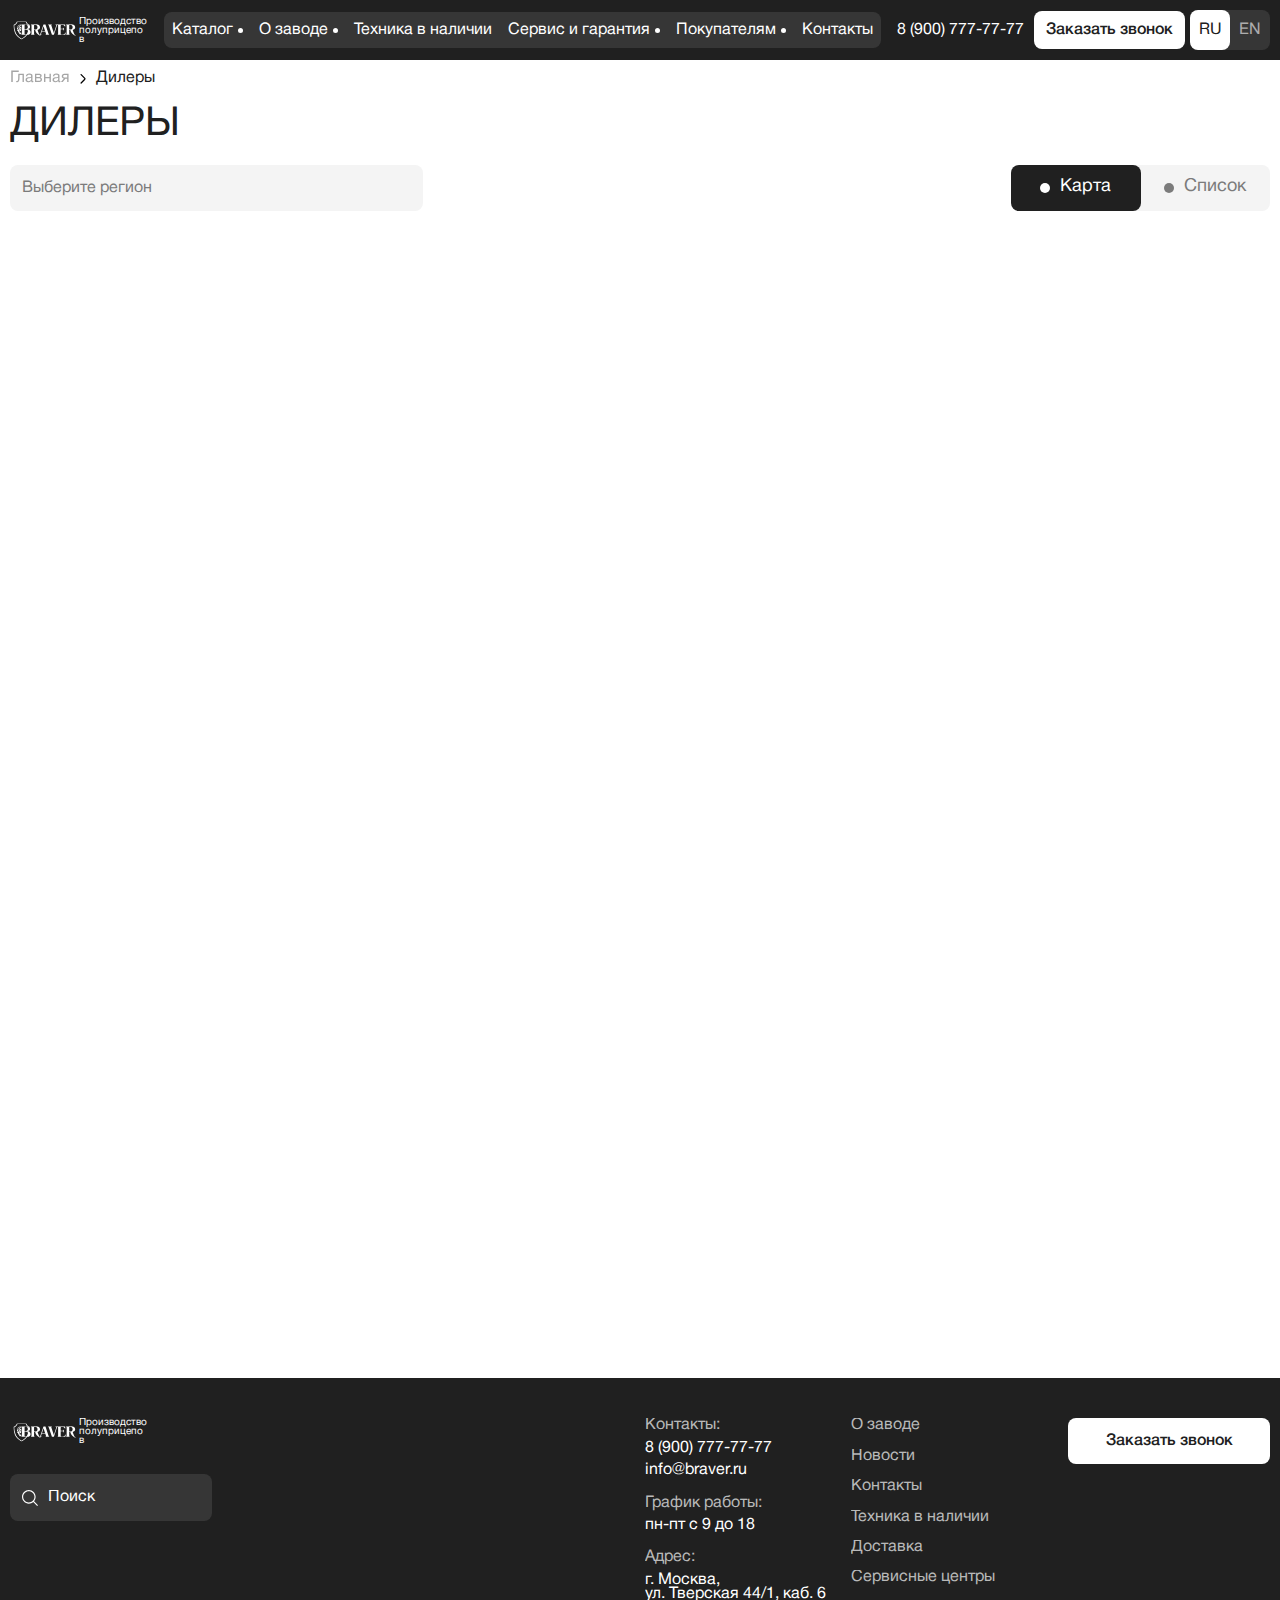
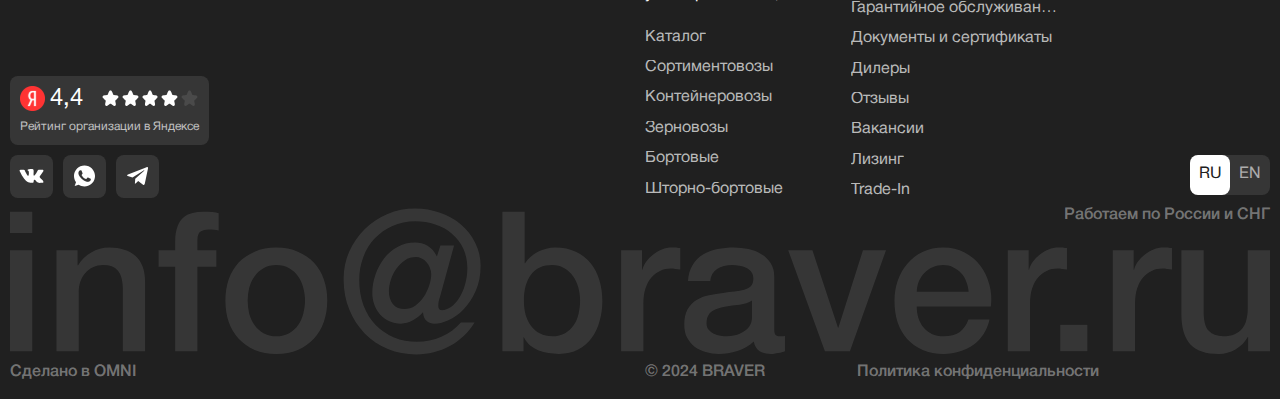
<file: dealers.html>
<!DOCTYPE html>
<html lang="ru">

<head>
    <meta charset="UTF-8">
    <meta http-equiv="X-UA-Compatible" content="IE=edge">
    <meta name="viewport" content="width=device-width, initial-scale=1">
    <link type="image/x-icon" rel="shortcut icon" href="img/favicon/favicon.ico">
    <link type="image/png" sizes="32x32" rel="icon" href="img/favicon/favicon-32x32.png">
    <link type="image/png" sizes="192x192" rel="icon" href="img/favicon/android-icon-192x192.png">
    <link type="image/svg+xml" sizes="any" rel="icon" href="img/favicon/favicon.svg">
    <link sizes="120x120" rel="apple-touch-icon" href="img/favicon/apple-icon-120x120.png">
    <link sizes="180x180" rel="apple-touch-icon" href="img/favicon/apple-icon-180x180.png">
    <meta name="format-detection" content="telephone=no">
    <meta name="msapplication-TileImage" content="img/favicon/ms-icon-144x144.png">
    <meta name="theme-color" content="#ffffff">
    <link rel="preload" href="fonts/Helvetica-Neue-regular.woff2" as="font" type="font/woff2" crossorigin> 
    <link href="css/fancybox.min.css" type="text/css" rel="stylesheet">
    <link href="css/style.min.css" type="text/css" rel="stylesheet">
    <title>Дилеры</title>
</head>

<body>
    <div class="wrap">
        <!--header-->



<header class="header fixed-block">  

    <div class="container header__container">
        <div class="header__inner">
            <div class="logo">
                <a href="#">
                    <svg width="117" height="44" viewBox="0 0 117 44" xmlns="http://www.w3.org/2000/svg">
                        <mask id="mask0_208_3162" style="mask-type:luminance" maskUnits="userSpaceOnUse" x="5" y="7" width="29" height="32">
                        <path fill="white" d="M5.83447 7.06567H33.5635V38.0898H5.83447V7.06567Z"/>
                        </mask>
                        <g mask="url(#mask0_208_3162)">
                        <path d="M7.16986 14.2829C7.30453 16.074 7.62055 19.139 8.32999 22.1859C8.81846 24.2868 9.49304 26.3817 10.4186 28.03C11.7934 30.4799 13.7156 32.4274 15.5261 33.8817C17.1715 35.2037 18.7248 36.121 19.7019 36.6413C20.6743 36.124 22.2231 35.2096 23.8686 33.8892C25.6774 32.4365 27.6028 30.4858 28.9821 28.03C29.9032 26.3847 30.5778 24.2913 31.0648 22.1888C31.7725 19.1405 32.0901 16.074 32.2248 14.2829C30.4582 13.4722 29.206 12.4014 28.3242 11.2961C27.5165 10.284 27.0144 9.24181 26.7059 8.34999H12.6948C12.3303 9.40263 11.6981 10.6644 10.6061 11.839C9.76519 12.7474 8.64601 13.606 7.16986 14.2829ZM7.08674 22.4686C6.29577 19.0623 5.97963 15.6529 5.8647 13.9234L5.83447 13.4708L6.2564 13.2948C7.75364 12.6736 8.85783 11.8495 9.66537 10.9788C10.7635 9.79673 11.3291 8.52135 11.6165 7.53779L11.751 7.07764H27.6481L27.7843 7.53779C28.0339 8.39204 28.4936 9.46734 29.3225 10.5051C30.1557 11.5473 31.3733 12.5609 33.1383 13.2948L33.5602 13.4708L33.53 13.9234C33.415 15.6529 33.0974 19.0652 32.3079 22.4716C31.7982 24.6749 31.0828 26.8826 30.0953 28.6466C28.6222 31.2709 26.5804 33.3433 24.6672 34.8788C22.7645 36.4067 20.9738 37.4189 19.9938 37.9212L19.7003 38.07L19.41 37.9212C18.4239 37.4159 16.6316 36.4008 14.7274 34.8713C12.8112 33.3328 10.7725 31.2634 9.30547 28.6466C8.31475 26.8795 7.59788 24.6703 7.08674 22.4686Z"/>
                        </g>
                        <path d="M19.3267 12.6876H21.8656C24.5371 12.5296 25.2249 12.5034 25.6217 12.5034H26.0449C31.3084 12.5034 34.0594 13.9499 34.0594 16.6854C34.0594 18.0267 33.4247 19.0001 32.1815 19.6312C31.3352 20.052 30.7268 20.3152 29.0074 20.657C30.7268 20.8673 31.4674 21.1306 32.4463 21.6303C34.0331 22.498 34.9062 23.9445 34.9062 25.6281C34.9062 26.601 34.562 27.5744 33.9536 28.2845C32.7636 29.6787 31.0969 30.2308 27.8438 30.2308H19.3267V29.8624C20.1466 29.5207 20.3845 29.0999 20.3845 28.1265V14.7919C20.3845 13.8186 20.1466 13.3978 19.3267 13.056V12.6876ZM24.696 20.3414H25.9128C28.7427 20.3414 30.1711 19.1314 30.1711 16.7116C30.1711 14.5025 28.7959 13.1874 26.5475 13.1874C25.1986 13.1874 24.696 13.6082 24.696 14.7391V20.3414ZM24.696 21.2096V28.1003C24.696 29.1789 25.2249 29.5735 26.627 29.5735C27.3412 29.5735 27.9227 29.4683 28.399 29.2841C29.6953 28.7315 30.6211 27.1008 30.6211 25.3125C30.6211 22.6032 29.0601 21.2096 26.0186 21.2096H24.696Z"/>
                        <path d="M51.7 31.4147V31.993C46.4896 30.0205 43.9239 27.2851 42.6539 22.1302C42.4687 22.1564 42.3102 22.1564 42.2308 22.1564H41.8871C41.5697 22.1564 41.305 22.1564 40.8024 22.0774V28.1266C40.8024 29.1 41.0403 29.5208 41.8603 29.8625V30.2309H35.4067V29.8625C36.2267 29.5208 36.4646 29.1 36.4646 28.1266V14.792C36.4646 13.8187 36.2267 13.3979 35.4067 13.0561V12.6877H37.443C37.893 12.6877 38.713 12.6616 39.7972 12.5825C41.0671 12.5035 42.5218 12.4512 43.3944 12.4512C48.288 12.4512 50.9594 14.1604 50.9594 17.2905C50.9594 18.6579 50.351 19.9207 49.2137 20.7623C48.7379 21.1307 47.8911 21.4986 46.7011 21.867C48.1822 26.7329 50.0074 30.3623 51.7 31.4147ZM40.8024 15.0286V21.262C41.1466 21.2882 41.3845 21.3149 41.5697 21.3149H42.125C45.1138 21.3149 46.648 19.9469 46.648 17.3166C46.648 15.0024 44.8496 13.1875 42.6276 13.1875C41.3313 13.1875 40.8024 13.6873 40.8024 15.0286Z"/>
                        <path d="M53.92 24.6023L52.809 28.1264C52.7295 28.3107 52.7032 28.521 52.7032 28.7052C52.7032 29.3102 53.1 29.652 54.2373 29.889V30.2308H49.688V29.889C50.7195 29.5996 51.2485 29.1522 51.6453 28.1264L56.7767 12.5295H60.1624L65.1881 28.1264C65.5317 29.0998 66.008 29.6786 66.6428 29.889V30.2308H60.1887V29.889C60.7971 29.6786 61.035 29.4154 61.035 28.8894C61.035 28.6791 60.9824 28.4158 60.8766 28.1264L59.7393 24.6023H53.92ZM54.3431 23.5499H59.3951L56.8562 15.791L54.3431 23.5499Z"/>
                        <path d="M74.4703 30.2307H71.1114L65.9269 14.7918C65.5832 13.8184 65.1332 13.3186 64.4722 13.0293V12.6875H70.8999V13.0293C70.3704 13.2396 70.1062 13.5819 70.1062 14.0288C70.1062 14.2654 70.1589 14.5024 70.2646 14.7918L74.3913 27.2587L78.3323 14.7918C78.3854 14.6076 78.4117 14.4234 78.4117 14.2392C78.4117 13.5819 78.0412 13.2663 76.9039 13.0293V12.6875H81.3211V13.0293C80.3691 13.3186 79.8133 13.8184 79.4696 14.7918L74.4703 30.2307Z"/>
                        <path d="M93.487 12.6875L93.7781 16.0541H93.1697C92.3497 14.1602 91.186 13.3448 89.0961 13.3448H87.6678C86.4246 13.3448 85.922 13.7656 85.922 14.818V20.078H88.3293C90.0219 20.078 90.8682 19.5259 91.0534 18.2636H91.6092V22.7611H91.0534C90.974 21.4198 90.2071 20.841 88.3293 20.841H85.922V27.8898C85.922 29.2311 86.3983 29.5734 88.1704 29.5734H89.4666C91.9266 29.5734 93.3281 28.6262 94.1749 26.3905L94.7302 26.6009L93.7781 30.2307H80.5264V29.8623C81.3463 29.5205 81.5842 29.0998 81.5842 28.1264V14.7918C81.5842 13.8184 81.3463 13.3977 80.5264 13.0559V12.6875H93.487Z"/>
                        <path d="M111.286 31.4147V31.993C106.076 30.0205 103.51 27.2851 102.24 22.1302C102.055 22.1564 101.897 22.1564 101.817 22.1564H101.474C101.156 22.1564 100.891 22.1564 100.389 22.0774V28.1266C100.389 29.1 100.627 29.5208 101.447 29.8625V30.2309H94.9932V29.8625C95.8131 29.5208 96.051 29.1 96.051 28.1266V14.792C96.051 13.8187 95.8131 13.3979 94.9932 13.0561V12.6877H97.0295C97.4794 12.6877 98.2994 12.6616 99.3836 12.5825C100.654 12.5035 102.108 12.4512 102.981 12.4512C107.874 12.4512 110.546 14.1604 110.546 17.2905C110.546 18.6579 109.937 19.9207 108.8 20.7623C108.324 21.1307 107.478 21.4986 106.288 21.867C107.769 26.7329 109.594 30.3623 111.286 31.4147ZM100.389 15.0286V21.262C100.733 21.2882 100.971 21.3149 101.156 21.3149H101.711C104.7 21.3149 106.234 19.9469 106.234 17.3166C106.234 15.0024 104.436 13.1875 102.214 13.1875C100.918 13.1875 100.389 13.6873 100.389 15.0286Z"/>
                        <mask id="mask1_208_3162" style="mask-type:luminance" maskUnits="userSpaceOnUse" x="15" y="12" width="5" height="5">
                        <path fill="white" d="M15.3506 12.3884H19.2605V16.4041H15.3506V12.3884Z"/>
                        </mask>
                        <g mask="url(#mask1_208_3162)">
                        <path d="M15.9924 13.1404L16.0335 13.2591C16.0766 13.4244 16.1354 13.5839 16.1881 13.7453L16.2196 13.8211L16.2274 13.8581C16.243 13.893 16.2567 13.93 16.2684 13.9669L16.3488 14.0039C16.4466 14.0215 16.5466 14.0234 16.6425 14.0389C16.7893 14.0584 16.9284 14.1128 17.0733 14.1361C17.2182 14.1595 17.3787 14.1984 17.5275 14.2412C17.5433 14.354 17.555 14.4688 17.5863 14.5795C17.6176 14.6904 17.6294 14.8286 17.6646 14.9492C17.6999 15.0697 17.7156 15.1824 17.7372 15.2991L17.7586 15.3595C17.7743 15.4548 17.7959 15.55 17.8135 15.6454C17.9064 15.6894 17.9965 15.7386 18.0837 15.7931C18.3501 15.9545 18.6164 16.116 18.8944 16.256C18.9982 16.3143 19.1079 16.3669 19.2254 16.3941C19.3429 16.4213 19.4701 16.33 19.5856 16.2793C19.8206 16.1705 20.0379 16.0304 20.2651 15.9059C20.3826 15.8339 20.4962 15.7563 20.6156 15.6901C20.6606 15.6625 20.7024 15.6307 20.741 15.5948C20.7587 15.4689 20.7834 15.3445 20.8154 15.2213C20.8663 15.0152 20.9192 14.8091 20.9544 14.599L20.9661 14.5446C20.9857 14.4649 20.9916 14.3851 21.0132 14.3073L21.019 14.2509C21.113 14.2081 21.2168 14.1945 21.3186 14.175C21.4557 14.142 21.5947 14.1167 21.7319 14.0798C21.9198 14.0312 22.1156 14.0155 22.3055 13.9727C22.3368 13.8308 22.3936 13.6967 22.4308 13.5546C22.4994 13.364 22.5484 13.1696 22.6091 12.9771C22.6482 12.8934 22.6482 12.7864 22.7187 12.7222C22.8577 12.6659 22.9987 12.6114 23.1339 12.5414V12.3916C22.9361 12.4266 22.7325 12.4247 22.5346 12.4655C22.3368 12.5064 22.0999 12.5005 21.8865 12.5433C21.673 12.5861 21.4792 12.5687 21.2795 12.6037C21.1698 12.6016 21.0622 12.6308 20.9525 12.6289L20.9309 12.6445L20.7683 12.6523C20.6862 12.6697 20.602 12.6697 20.5216 12.6892C20.4413 12.7086 20.3238 12.6989 20.226 12.7164C20.0027 12.734 19.7755 12.7417 19.5543 12.7787C19.4701 12.7826 19.3878 12.7864 19.3056 12.7961C18.9844 12.7864 18.6652 12.734 18.346 12.7203C18.2149 12.7028 18.0798 12.7067 17.9525 12.6717C17.5923 12.6562 17.2377 12.5784 16.8755 12.5667C16.7502 12.5491 16.6248 12.5453 16.5015 12.5141C16.3272 12.5025 16.1549 12.4772 15.9806 12.4675C15.7848 12.4266 15.5851 12.415 15.3873 12.4131L15.3618 12.5064C15.5361 12.6134 15.73 12.6814 15.9043 12.7864C15.9218 12.9051 15.963 13.0218 15.9924 13.1404Z"/>
                        </g>
                        <mask id="mask2_208_3162" style="mask-type:luminance" maskUnits="userSpaceOnUse" x="11" y="13" width="9" height="18">
                        <path fill="white" d="M11.3276 13.8911H19.2602V30.3281H11.3276V13.8911Z"/>
                        </mask>
                        <g mask="url(#mask2_208_3162)">
                        <path d="M26.7443 22.8275C26.5916 22.701 26.4879 22.526 26.3331 22.4016C26.1687 22.2285 25.9983 22.0593 25.8241 21.896C25.6869 21.7501 25.5401 21.61 25.403 21.4642C25.4304 21.3903 25.4872 21.332 25.5225 21.2619C25.6066 21.1044 25.7202 20.9623 25.8025 20.8049C25.8848 20.6474 25.9807 20.5481 26.0493 20.4081C26.1178 20.268 26.2098 20.1281 26.3077 19.9997C26.4154 19.8403 26.5133 19.675 26.619 19.5135C26.713 19.389 26.7816 19.249 26.8795 19.1265C26.9774 19.0039 27.0831 18.8251 27.1928 18.6811L27.187 18.6499C27.0577 18.5975 26.946 18.51 26.8149 18.4614C26.5584 18.3213 26.2882 18.2085 26.0258 18.0782C25.7241 17.9284 25.4109 17.8078 25.1191 17.6425C24.9957 17.5862 24.8723 17.5297 24.7431 17.4811C24.7431 17.7689 24.7901 18.0548 24.7803 18.3427C24.7278 18.2843 24.6795 18.2228 24.6354 18.1579C24.5375 18.0062 24.4004 17.8837 24.2966 17.7359C24.1929 17.5881 24.0597 17.4383 23.9618 17.2749C23.8212 17.0999 23.6906 16.9178 23.5702 16.7285C23.4527 16.5671 23.3254 16.4115 23.2137 16.2462C23.112 16.1177 23.0023 16.0011 22.9122 15.8669L22.971 15.8378L23.0219 15.8338L23.0414 15.8202C23.0958 15.8114 23.1493 15.799 23.202 15.7832C23.3137 15.7561 23.4273 15.7424 23.5349 15.7054C23.7072 15.6724 23.8776 15.6218 24.0519 15.5966C24.2262 15.5713 24.3633 15.5207 24.5199 15.4896L24.5728 15.4799C24.646 15.4602 24.7205 15.4465 24.796 15.4391C24.8058 15.6919 24.8548 15.9427 24.8587 16.1975C24.89 16.5087 24.9194 16.8179 24.939 17.1292C24.9703 17.1874 24.9997 17.2517 25.0584 17.2846C25.1172 17.3177 25.2053 17.3216 25.2777 17.345C25.3502 17.3683 25.4716 17.3916 25.5558 17.4461L25.6439 17.4499C25.6843 17.419 25.7267 17.3912 25.7712 17.3663L25.7908 17.308C25.7673 17.2167 25.7595 17.1213 25.7418 17.0299C25.6988 16.8568 25.6988 16.6779 25.6576 16.5048C25.6445 16.4484 25.638 16.3915 25.638 16.3337L25.6224 16.3122C25.6086 16.0964 25.5617 15.8844 25.5401 15.6685C25.5301 15.556 25.5132 15.4445 25.4891 15.334C25.4755 15.2057 25.4617 15.0773 25.4403 14.9509C25.4226 14.8712 25.3541 14.8244 25.2915 14.7797C25.1024 14.6243 24.9262 14.4559 24.7626 14.2741C24.6354 14.1593 24.5238 14.031 24.4004 13.9123L24.2829 13.9337C24.0676 13.9921 23.8424 13.9998 23.6329 14.0776L23.5839 14.0854C23.2843 14.1768 22.9768 14.2429 22.6753 14.3304C22.5069 14.379 22.3365 14.4239 22.1661 14.4647L22.127 14.4783C22.0369 14.5016 21.9449 14.5191 21.8548 14.5366C21.7177 14.5892 21.565 14.5813 21.4318 14.6475L21.426 14.7117C21.3946 14.8964 21.3672 15.0812 21.3202 15.262C21.3124 15.3535 21.2908 15.4449 21.2888 15.5363L21.3437 15.5479C21.5199 15.6822 21.6747 15.8436 21.8391 15.9913C21.9684 16.0964 22.078 16.2209 22.2034 16.3298C22.3287 16.4386 22.4148 16.5106 22.5147 16.606C22.6557 16.7324 22.7908 16.8646 22.9416 16.9794C23.0924 17.0941 23.2412 17.1991 23.3666 17.3372C23.4331 17.4052 23.4644 17.4948 23.5251 17.5666C23.5858 17.6386 23.6171 17.7418 23.6798 17.8215C23.7424 17.9012 23.811 18.0296 23.8815 18.1307C23.9521 18.2318 24.0108 18.3368 24.0851 18.4322C24.2359 18.6227 24.3594 18.8328 24.5043 19.0273C24.6138 19.1692 24.6922 19.3307 24.8058 19.4687C24.8861 19.5602 24.9488 19.6651 25.0211 19.7625C24.9311 19.8693 24.841 19.9763 24.747 20.0795C24.5669 20.307 24.375 20.5268 24.1851 20.7465C23.9951 20.9974 23.7679 21.2172 23.5839 21.4719C23.4802 21.6022 23.3685 21.7228 23.2705 21.8571C23.1727 21.9912 23.0708 22.0748 22.9827 22.1935C22.828 22.3899 22.6596 22.5766 22.5147 22.7808C22.4481 22.8897 22.4285 23.0161 22.3777 23.1309C22.3404 23.2164 22.3228 23.3078 22.2857 23.3916C22.2269 23.5665 22.176 23.7454 22.1054 23.9167L22.0996 23.9535L22.0682 24.0313C22.0428 24.111 22.0212 24.1908 21.9918 24.2686L21.9801 24.3036C21.9292 24.4689 21.8607 24.6284 21.8039 24.7918C21.7471 24.9551 21.708 25.0776 21.6609 25.2216L21.6374 25.278C21.6041 25.3947 21.6061 25.5153 21.5826 25.6339C21.5748 25.7195 21.5767 25.807 21.5709 25.8944L21.5748 25.8789C21.5493 26.1279 21.5532 26.3808 21.4925 26.6239C21.4063 26.5927 21.3378 26.5304 21.2614 26.4799C21.1932 26.4319 21.1305 26.3774 21.0735 26.3165C20.7875 26.4923 20.4872 26.6394 20.1727 26.758C19.9867 26.8513 19.7948 26.9253 19.6068 27.0128C19.5011 27.0517 19.4051 27.1178 19.2935 27.1392C19.2171 27.1334 19.1505 27.0945 19.0821 27.0652C18.9136 26.9836 18.7335 26.9272 18.5709 26.8358C18.2262 26.6919 17.866 26.5635 17.5664 26.3359C17.4352 26.4196 17.2961 26.4974 17.1747 26.5947C17.1278 26.5577 17.0827 26.5227 17.0358 26.4877C17.0123 26.1104 17.0004 25.733 16.9535 25.3596L16.9378 25.3422V25.2838C16.8751 25.1322 16.8399 24.9688 16.7773 24.8171L16.7361 24.7198C16.6773 24.5254 16.6069 24.3328 16.5404 24.1403L16.5011 24.0392C16.4678 23.9477 16.4424 23.8544 16.4032 23.7649C16.3895 23.7202 16.3778 23.6734 16.3661 23.6287L16.3386 23.5958C16.3207 23.5211 16.2953 23.4491 16.2622 23.3798C16.2171 23.2281 16.1644 23.0784 16.1115 22.9286C16.0703 22.81 15.994 22.7108 15.9117 22.6174C15.7962 22.4852 15.6983 22.3373 15.5808 22.2051C15.3556 21.9465 15.1403 21.682 14.9287 21.4136C14.5821 20.9877 14.2199 20.5773 13.8674 20.1552C13.7577 20.0249 13.6402 19.9005 13.5404 19.7644C13.6637 19.5873 13.8106 19.4279 13.9183 19.2412C14.0162 19.0973 14.1239 18.9592 14.216 18.8114C14.3256 18.6207 14.4803 18.4633 14.5919 18.2746C14.6762 18.156 14.7485 18.0315 14.8386 17.9168C14.9287 17.802 15.0051 17.6406 15.0893 17.5045C15.2107 17.2983 15.4163 17.1679 15.5945 17.0163C15.761 16.8977 15.8921 16.7401 16.0527 16.6157C16.272 16.4115 16.4933 16.2112 16.7087 16.0031C16.8967 15.8378 17.0729 15.6607 17.2707 15.509C17.2531 15.4176 17.2414 15.3243 17.2257 15.2329C17.1728 15.0384 17.1611 14.8362 17.1101 14.6397C17.0024 14.6066 16.8889 14.5931 16.7792 14.5755C16.6695 14.558 16.511 14.5172 16.3778 14.4802C16.1957 14.4297 16.0115 14.3869 15.8295 14.3343L15.7805 14.313C15.7217 14.2954 15.661 14.2818 15.6023 14.2663C15.4809 14.2216 15.3537 14.204 15.2323 14.1671C15.1109 14.1301 14.9679 14.103 14.8406 14.0562C14.6786 14.0135 14.5148 13.9798 14.349 13.9551L14.2708 13.9337C14.2385 13.9242 14.206 13.9165 14.1728 13.9104C14.0456 14.0037 13.9417 14.1262 13.8283 14.2371C13.6696 14.3908 13.5227 14.5561 13.3543 14.7019C13.2878 14.7564 13.2349 14.8284 13.1625 14.8789C13.1331 14.9041 13.0899 14.9256 13.0938 14.9684C13.0919 15.0656 13.086 15.1629 13.086 15.2581L13.0704 15.2835C13.0684 15.3884 13.0351 15.4877 13.0273 15.5907C13.0156 15.6646 13.0137 15.7385 12.996 15.8124C12.9937 15.8642 12.9871 15.9153 12.9764 15.9661C12.947 16.1392 12.9294 16.3161 12.8981 16.4893C12.8668 16.6623 12.8452 16.7829 12.8276 16.9327C12.8094 16.9904 12.7977 17.0494 12.7923 17.1096C12.7806 17.2302 12.7513 17.3508 12.7513 17.4733L12.8804 17.4189C13.0293 17.3975 13.186 17.3955 13.3269 17.3372L13.37 17.3294L13.5071 17.2885L13.5579 17.2691C13.5717 17.1038 13.6128 16.9424 13.6225 16.7771C13.6461 16.5379 13.6873 16.2987 13.7029 16.0575C13.7186 15.8163 13.7322 15.6336 13.7558 15.4234C13.8164 15.4429 13.8791 15.4604 13.9417 15.478C14.165 15.5246 14.3883 15.5732 14.6134 15.616C14.8386 15.6588 15.1148 15.7405 15.3693 15.7813L15.428 15.8047C15.5015 15.8227 15.576 15.8357 15.6513 15.8436C15.5976 15.9221 15.5389 15.9967 15.475 16.0672C15.3144 16.2909 15.1461 16.5067 14.9835 16.7285C14.8211 16.9502 14.6565 17.17 14.5097 17.4033C14.4412 17.5006 14.357 17.5881 14.2883 17.6853C14.2014 17.8057 14.1074 17.9205 14.0064 18.0296C13.9104 18.1365 13.838 18.2611 13.7342 18.3621C13.7342 18.1949 13.7636 18.0296 13.7871 17.8643C13.7945 17.7344 13.8095 17.6053 13.8322 17.4772C13.65 17.5589 13.4562 17.6192 13.2839 17.7203C13.1115 17.8215 12.9079 17.8934 12.7179 17.9771C12.528 18.0607 12.3263 18.1773 12.1226 18.263C11.8505 18.3776 11.5959 18.5255 11.3276 18.6461C11.3864 18.7219 11.4353 18.8056 11.4881 18.8853C11.5861 19.0253 11.6801 19.1673 11.7721 19.3092C11.8192 19.3812 11.8818 19.4435 11.9229 19.5193C12.06 19.7799 12.2479 20.0094 12.3948 20.2642C12.5416 20.5189 12.6846 20.7446 12.8433 20.9799C12.9215 21.1141 13.0254 21.2327 13.0977 21.3709C13.1115 21.4038 13.1487 21.4369 13.1271 21.4739C13.0664 21.5789 12.9705 21.6548 12.8843 21.7384C12.712 21.9115 12.5338 22.0807 12.3596 22.2518C12.2911 22.3315 12.2205 22.4093 12.1442 22.4832C12.0678 22.5572 11.9836 22.6739 11.8896 22.7556C11.7956 22.8372 11.684 22.9772 11.5607 23.0647L11.5548 23.1212C11.6449 23.1367 11.733 23.1601 11.8231 23.1775C11.9131 23.1951 12.06 23.2261 12.1775 23.2592L12.2362 23.2807C12.3282 23.3001 12.4183 23.3254 12.5103 23.3507C12.6023 23.3759 12.7101 23.3817 12.804 23.4148C13.0156 23.479 13.2349 23.516 13.4503 23.5685L13.5266 23.5898C13.6134 23.6039 13.699 23.6233 13.7832 23.6482C13.8448 23.665 13.9075 23.6766 13.9711 23.6833C13.7968 23.9711 13.7048 24.2978 13.5404 24.5914C13.5149 24.6362 13.4718 24.6868 13.5051 24.7393C13.5991 24.9143 13.6813 25.0972 13.7616 25.2799C13.9458 25.5542 14.1141 25.84 14.2883 26.1201C14.4705 26.3613 14.6017 26.6336 14.7799 26.8786C14.84 26.9927 14.9013 27.1061 14.9639 27.2189C14.9718 26.9681 14.966 26.7191 14.9738 26.4683C14.9894 26.3477 14.9855 26.2252 14.9953 26.1026C15.0129 26.015 14.9992 25.9275 15.0207 25.84C15.0364 25.5172 15.0541 25.1963 15.0775 24.8734C15.0835 24.8365 15.0775 24.7937 15.1069 24.7666C15.2087 24.64 15.3399 24.5428 15.4535 24.4281C15.5671 24.3133 15.663 24.2492 15.7571 24.1461C15.851 24.0431 15.9313 23.9963 16.0156 23.9186C16.0115 23.9846 16.0135 24.0528 15.9959 24.1169C15.9813 24.1988 15.9708 24.2811 15.9646 24.364C15.9254 24.4709 15.9195 24.5856 15.8979 24.6965C15.8901 24.7236 15.8823 24.749 15.8745 24.7762L15.8706 24.8345L15.8549 24.8579C15.8432 24.9863 15.8197 25.1146 15.802 25.241L15.7785 25.3188C15.759 25.4219 15.7433 25.5269 15.7198 25.63C15.6964 25.733 15.6767 25.8984 15.6493 26.0307C15.6288 26.1036 15.6125 26.1775 15.6003 26.2523C15.5808 26.4294 15.526 26.6005 15.4927 26.7755L15.4711 26.8339C15.4515 26.9117 15.434 26.9895 15.4163 27.0692L15.3928 27.1275C15.383 27.1858 15.3634 27.2442 15.3615 27.3025C15.3908 27.4134 15.4574 27.5087 15.5103 27.6079C15.5632 27.7071 15.6376 27.8355 15.6923 27.954C15.7566 28.0492 15.812 28.149 15.8588 28.2536C15.9528 28.3975 16.0156 28.5589 16.1154 28.697C16.2152 28.8351 16.2759 28.9926 16.3581 29.1385C16.3922 29.2087 16.4299 29.2768 16.4717 29.3427L16.4836 29.3778C16.5736 29.51 16.6402 29.6578 16.7244 29.7939C16.7322 29.7395 16.7419 29.685 16.7538 29.6325L16.7773 29.5566C16.7831 29.5314 16.789 29.5042 16.7948 29.4788L16.8125 29.4167L16.8261 29.403C16.8422 29.2961 16.8644 29.1904 16.8928 29.0859C16.9261 28.9732 16.9358 28.8546 16.979 28.7437L17.0298 28.5511C17.2961 28.7729 17.5742 28.9829 17.8543 29.1852C17.9325 29.2435 17.9932 29.3213 18.0735 29.3758C18.1539 29.4302 18.2674 29.5313 18.3731 29.5975C18.4577 29.6504 18.5354 29.7121 18.6061 29.7823C18.7296 29.899 18.8804 29.9865 19.0076 30.1012C19.0977 30.1712 19.1799 30.2529 19.268 30.3248C19.3326 30.2704 19.3933 30.2101 19.46 30.1576C19.6499 30.0156 19.8242 29.8562 20.0142 29.7142C20.1492 29.5917 20.3079 29.5003 20.4429 29.3797C20.5781 29.2591 20.7602 29.1229 20.9266 29.0043C21.1205 28.8526 21.3163 28.7029 21.5199 28.5648C21.5395 28.6426 21.5572 28.7184 21.5787 28.7962L21.6022 28.8546C21.6179 28.9382 21.6296 29.0238 21.6512 29.1074C21.7001 29.2241 21.706 29.3524 21.7315 29.4769L21.751 29.5372C21.7706 29.6209 21.7862 29.7064 21.8039 29.792L21.8333 29.7823C21.8529 29.7298 21.8776 29.6799 21.9077 29.6325C22.0311 29.4672 22.1074 29.2746 22.2112 29.0977C22.315 28.9206 22.4325 28.697 22.552 28.5025C22.7712 28.0844 23.012 27.678 23.2137 27.2501C23.1903 27.2034 23.1688 27.1567 23.1472 27.1081C23.0904 26.8961 23.0395 26.6802 22.9945 26.4663C22.9612 26.3301 22.9573 26.1901 22.922 26.0539C22.8867 25.9178 22.8731 25.7409 22.83 25.5892C22.7869 25.4374 22.785 25.3325 22.7576 25.204C22.7301 25.0757 22.7203 24.928 22.6811 24.7937C22.642 24.6595 22.6381 24.4786 22.595 24.3231C22.552 24.1675 22.546 24.0489 22.5323 23.9107C22.6322 24.0003 22.7301 24.0917 22.8358 24.1714C22.9474 24.2939 23.0826 24.3911 23.2001 24.5078C23.2999 24.5953 23.388 24.6965 23.4919 24.7782C23.4919 24.959 23.5134 25.138 23.5154 25.3188C23.5295 25.4468 23.5354 25.5752 23.5329 25.7039L23.5506 25.7253C23.5506 25.8206 23.5467 25.9178 23.5623 26.0112C23.5917 26.4118 23.5917 26.8124 23.5956 27.2131C23.6193 27.187 23.6396 27.1586 23.6564 27.1275C23.6858 27.0128 23.7523 26.9136 23.813 26.8144C23.9188 26.6316 24.0499 26.4625 24.1517 26.2757C24.3182 26.0462 24.4572 25.7992 24.6099 25.5619C24.6648 25.486 24.6981 25.3966 24.7548 25.3207C24.8743 25.1632 24.9213 24.9688 25.0075 24.7937C25.0271 24.7509 25.0505 24.7062 25.0388 24.6576C25.0271 24.609 24.9762 24.5293 24.9507 24.4631C24.9252 24.3969 24.8782 24.3152 24.8508 24.2395C24.8077 24.0839 24.7079 23.9516 24.657 23.798L24.6021 23.6833C24.7509 23.6502 24.8998 23.6151 25.0486 23.584L25.1289 23.5627C25.2053 23.5432 25.2835 23.5276 25.3619 23.5121C25.4774 23.4752 25.5969 23.4576 25.7163 23.4363L25.7751 23.4129C25.8671 23.3916 25.9591 23.3759 26.0493 23.3526L26.1061 23.3312C26.2054 23.3142 26.3034 23.2908 26.3998 23.2612C26.5173 23.2281 26.6367 23.2067 26.7542 23.1756L26.952 23.1367L27.0381 23.1289C26.9441 23.02 26.8344 22.9325 26.7443 22.8275Z"/>
                        </g>
                        <mask id="mask3_208_3162" style="mask-type:luminance" maskUnits="userSpaceOnUse" x="14" y="16" width="6" height="9">
                        <path fill="white" d="M14.2271 16.5281H19.2601V24.4703H14.2271V16.5281Z"/>
                        </mask>
                        <g mask="url(#mask3_208_3162)">
                        <path d="M22.5811 21.3748C22.771 21.2211 22.9492 21.0519 23.149 20.908C23.2136 20.8633 23.2664 20.805 23.3252 20.7524C23.431 20.6571 23.5524 20.5774 23.6522 20.4742C23.7521 20.3712 23.8735 20.2934 23.9812 20.198C24.0889 20.1028 24.177 20.0308 24.2789 19.953C24.1966 19.8344 24.0928 19.7314 24.0027 19.6185C23.9126 19.5057 23.7834 19.3793 23.6856 19.251C23.5426 19.0565 23.3585 18.8912 23.2586 18.6676C23.2097 18.5489 23.147 18.4361 23.0961 18.3175C23.0667 18.2532 23.0373 18.1852 22.9825 18.1386C22.8729 18.0393 22.7749 17.9284 22.6574 17.839C22.4629 17.6613 22.2632 17.4896 22.0583 17.3236C21.9691 17.2378 21.8757 17.1568 21.7782 17.0805C21.6294 16.9697 21.4923 16.8451 21.3514 16.7266C21.2828 16.6701 21.2065 16.6196 21.1418 16.5573L21.1105 16.5515C20.7425 16.7549 20.3627 16.9331 19.9708 17.0863C19.7397 17.166 19.5224 17.2769 19.2992 17.3742C19.2013 17.3723 19.1171 17.3158 19.027 17.2866C18.7039 17.1213 18.3515 17.0222 18.0284 16.8569C17.8267 16.7576 17.6191 16.6682 17.4252 16.5496C17.0845 16.8472 16.7261 17.1213 16.3873 17.4209C16.2268 17.5454 16.078 17.6834 15.9252 17.8177C15.8077 17.9013 15.7118 18.0082 15.6021 18.0997C15.533 18.1588 15.484 18.2314 15.4552 18.3175C15.4298 18.3875 15.3887 18.4497 15.3593 18.5178C15.3006 18.6287 15.2654 18.7531 15.185 18.8523C15.001 19.0837 14.813 19.3133 14.6132 19.533C14.5039 19.6717 14.385 19.802 14.2568 19.9239L14.2648 19.9491C14.4527 20.0873 14.6153 20.2565 14.7974 20.4024C14.9011 20.4781 14.9833 20.5793 15.0852 20.659C15.2889 20.8127 15.469 20.9955 15.6805 21.1414C15.8919 21.2872 16.0839 21.4623 16.2679 21.6431C16.4167 21.7734 16.5616 21.9115 16.7183 22.034C16.6909 22.2305 16.6322 22.4211 16.6028 22.6174C16.5571 22.784 16.5264 22.9533 16.5108 23.1251C16.6478 23.2399 16.8279 23.2826 16.9827 23.3701L17.014 23.4499L17.0296 23.5258C17.0767 23.6715 17.0786 23.8291 17.1257 23.975C17.1471 24.0664 17.1687 24.1598 17.2058 24.2473C17.2431 24.3348 17.249 24.3756 17.2685 24.4398C17.3626 24.3445 17.4624 24.2512 17.5505 24.1519C17.5466 24.0722 17.5603 23.9692 17.4918 23.9108C17.6876 23.8291 17.8913 23.7669 18.0851 23.6775C18.279 23.5879 18.4846 23.5024 18.6863 23.4187C18.8508 23.339 19.0152 23.2612 19.1875 23.1971C19.2287 23.1795 19.2756 23.1524 19.3207 23.1795C19.4637 23.2437 19.6106 23.304 19.7535 23.3721C20.008 23.4849 20.2626 23.5919 20.5191 23.7007C20.666 23.765 20.8129 23.8447 20.9754 23.8583C21.0008 23.9692 20.9949 24.0839 21.042 24.1889C21.0889 24.294 21.1105 24.3776 21.1966 24.4339C21.275 24.3445 21.3279 24.2356 21.3709 24.1267C21.4141 24.0178 21.4219 23.9556 21.459 23.8759C21.4806 23.7261 21.4865 23.5743 21.5061 23.4226C21.6705 23.302 21.8761 23.2496 22.0387 23.1232C22.0406 23.0026 22.0074 22.8878 21.9916 22.7692C21.9408 22.6583 21.9348 22.5338 21.9075 22.4152C21.8879 22.3414 21.8585 22.2713 21.835 22.2013C21.8272 22.1604 21.7959 22.1157 21.8057 22.0749C22.0602 21.8376 22.3148 21.5984 22.5811 21.3748ZM21.6314 19.7547C21.5433 19.7956 21.4571 19.8422 21.367 19.8753C21.277 19.9083 21.2241 19.8694 21.1595 19.8986C21.0595 19.9919 20.9852 20.1067 20.9029 20.2137C20.8207 20.3207 20.7325 20.4295 20.6444 20.5346C20.6508 20.5809 20.6612 20.6262 20.6757 20.6707C20.6993 20.8536 20.7247 21.0382 20.76 21.2192C20.7639 21.3261 20.7639 21.4331 20.7698 21.5401L20.7932 21.6023C20.7971 21.6412 20.8442 21.6957 20.7992 21.7267C20.664 21.7385 20.5269 21.7248 20.3919 21.7306C20.2097 21.9135 20.0021 22.0652 19.8201 22.2499C19.658 22.4359 19.4798 22.6051 19.2855 22.7575C19.2072 22.6953 19.1171 22.6505 19.0446 22.5805C18.937 22.4717 18.8292 22.3666 18.7314 22.2499C18.5472 22.0943 18.3886 21.9115 18.1928 21.7714C18.0743 21.7491 17.9549 21.74 17.8345 21.7443L17.7874 21.6839C17.7855 21.5595 17.7835 21.437 17.7894 21.3144C17.8005 21.2429 17.8063 21.1709 17.8071 21.0986L17.8247 21.081C17.8384 20.871 17.8893 20.6629 17.8874 20.451C17.7633 20.3636 17.6641 20.254 17.5898 20.1223C17.5623 20.0755 17.5408 20.0269 17.5036 19.988C17.4663 19.9491 17.3626 19.9162 17.2862 19.8947C17.1784 19.8636 17.0786 19.8169 16.9748 19.778C16.8711 19.7391 16.7575 19.6769 16.6458 19.6361C16.6048 19.6224 16.5616 19.6088 16.5322 19.5777C16.3188 19.3638 16.1485 19.1129 15.9526 18.8834C15.937 18.8639 15.9154 18.8387 15.9312 18.8114C15.9957 18.687 16.0956 18.5898 16.1936 18.4905C16.2463 18.4322 16.3344 18.4342 16.3932 18.3836C16.5029 18.3777 16.6067 18.4127 16.7124 18.4342L16.8417 18.4731L16.9004 18.4924C17.0199 18.541 17.1491 18.5586 17.2725 18.6014L17.4114 18.6481L17.4702 18.6676C17.5721 18.7084 17.6798 18.7317 17.7855 18.7667L17.8286 18.7725L17.8677 18.8134C17.8825 18.8941 17.9014 18.9738 17.9245 19.0526C17.9461 19.1751 17.9617 19.2996 17.9813 19.4221C18.0303 19.5602 18.0263 19.708 18.0518 19.8481C18.0636 19.887 18.0714 19.9259 18.0812 19.9667C18.1105 20.2059 18.1459 20.4452 18.1576 20.6863C18.1498 20.7562 18.1439 20.8263 18.1301 20.8963C18.1282 21.0694 18.0792 21.2386 18.0812 21.4117C18.602 21.4097 19.121 21.4195 19.6419 21.4137C19.9337 21.4137 20.2254 21.4097 20.5172 21.4137C20.5034 21.3709 20.4917 21.3301 20.4781 21.2872C20.4643 21.2444 20.4721 21.2386 20.4701 21.2134C20.4369 21.0519 20.4232 20.8886 20.4036 20.7252C20.39 20.6006 20.4036 20.4742 20.4291 20.3537C20.4545 20.2331 20.4545 20.0795 20.4859 19.9472C20.5171 19.7818 20.54 19.6151 20.5544 19.4474L20.5701 19.426L20.5759 19.3677C20.6092 19.1927 20.6347 19.0137 20.6738 18.8387L20.6954 18.794C20.8109 18.7433 20.9323 18.7162 21.0537 18.6811L21.091 18.6714L21.1497 18.65L21.228 18.6248C21.4826 18.547 21.7391 18.475 21.9957 18.4049C22.0719 18.3777 22.1503 18.4069 22.2287 18.4088C22.4127 18.4808 22.5909 18.6306 22.6066 18.8406C22.5889 18.9593 22.5067 19.0526 22.4244 19.1343C22.305 19.2626 22.2013 19.4066 22.068 19.5213C22.0356 19.5537 22.0063 19.5887 21.9799 19.6263L21.9309 19.6419C21.8174 19.6439 21.7292 19.7118 21.6314 19.7547Z"/>
                        </g>
                        <path d="M17.1141 18.9378C17.0553 18.8561 16.9456 18.8426 16.8615 18.7978C16.7283 18.7317 16.5854 18.6947 16.4405 18.6616C16.3714 18.6953 16.3003 18.7239 16.2271 18.7473C16.2584 18.8153 16.3113 18.8698 16.3621 18.9242C16.4405 19.0214 16.5188 19.1187 16.5971 19.2159C16.6441 19.2763 16.7205 19.2996 16.791 19.3229C16.9187 19.3835 17.0512 19.4308 17.1885 19.4649C17.2206 19.4737 17.2531 19.4759 17.286 19.4715C17.3191 19.467 17.3498 19.4565 17.3784 19.4396C17.3784 19.4027 17.3784 19.3657 17.3765 19.3288C17.308 19.1848 17.2022 19.0682 17.1141 18.9378Z"/>
                        <mask id="mask4_208_3162" style="mask-type:luminance" maskUnits="userSpaceOnUse" x="17" y="24" width="3" height="3">
                        <path fill="white" d="M17.4722 24.0669H19.2604V26.5178H17.4722V24.0669Z"/>
                        </mask>
                        <g mask="url(#mask4_208_3162)">
                        <path d="M20.4275 24.8266C20.3159 24.743 20.212 24.6516 20.1005 24.5661C19.8909 24.4085 19.6873 24.2353 19.4445 24.1246L19.3857 24.107L19.3093 24.0837C19.2486 24.0951 19.1893 24.1114 19.1311 24.1323L19.0352 24.1654C18.8648 24.2413 18.7219 24.3599 18.577 24.4726C18.4987 24.5543 18.3929 24.601 18.3107 24.6768C18.1677 24.8072 18.0033 24.9122 17.8564 25.0386C17.7859 25.0989 17.731 25.1748 17.6625 25.2389C17.5941 25.3031 17.5666 25.3556 17.5587 25.4295C17.549 25.497 17.5332 25.5631 17.5118 25.6279C17.498 25.6688 17.4883 25.7115 17.4766 25.7524L17.5705 25.8263C17.7128 25.8785 17.8518 25.9383 17.9876 26.0052C18.0895 26.0441 18.1932 26.083 18.2931 26.1277C18.4614 26.2036 18.6417 26.2483 18.8061 26.3319L18.8374 26.3398C18.9726 26.3923 19.0998 26.4602 19.2369 26.5109C19.3486 26.5148 19.4445 26.4505 19.5444 26.4136C19.842 26.2775 20.1533 26.1744 20.453 26.0421C20.596 25.98 20.7368 25.9138 20.8837 25.8633C20.9405 25.8394 20.9946 25.8109 21.0463 25.7777C21.0365 25.6473 21.0091 25.5209 20.9817 25.3945C20.8818 25.1378 20.6273 24.9977 20.4275 24.8266Z"/>
                        </g>
                        </svg>                        
                </a>
                <span>Производство полуприцепов</span>
            </div>
            <div class="header__center">
                <nav class="menu">
                    <ul class="menu__list">
                        <li class="menu__item has-subnavs ">
                            <a href="#" class="menu__header">Каталог</a>
                            <div class="menu__subnavs">
                                <ul>
                                    <li><a href="#">Сортиментовозы</a></li>
                                    <li><a href="#">Контейнеровозы</a></li>
                                    <li><a href="#">Зерновозы</a></li>
                                    <li><a href="#">Бортовые</a></li>
                                    <li><a href="#">Шторно-бортовые</a></li>
                                </ul>
                            </div>
                        </li>
                        <li class="menu__item has-subnavs ">
                            <a href="#" class="menu__header">О заводе</a>
                            <div class="menu__subnavs">
                                <ul>
                                    <li><a href="#">Новости</a></li>
                                    <li><a href="#">Отзывы</a></li>
                                    <li><a href="#">Вакансии</a></li>
                                </ul>
                            </div>
                        </li>
                        <li class="menu__item ">
                            <a href="#" class="menu__header">Техника в наличии</a>
                        </li>
                        <li class="menu__item has-subnavs ">
                            <a href="#" class="menu__header">Сервис и гарантия</a>
                            <div class="menu__subnavs">
                                <ul>                                   
                                    <li><a href="#">Отзывы</a></li>
                                    <li><a href="#">Гарантийное обслуживание</a></li>
                                    <li><a href="#">Доставка</a></li>
                                    <li><a href="#">Документы и сертификаты</a></li>
                                    <li><a href="#">Сервисные центры</a></li>
                                </ul>
                            </div>
                        </li>
                        <li class="menu__item has-subnavs ">
                            <a href="#" class="menu__header">Покупателям</a>
                            <div class="menu__subnavs">
                                <ul>
                                    <li><a href="#">Дилеры</a></li>
                                    <li><a href="#">Лизинг</a></li>
                                    <li><a href="#">Trade-In</a></li>
                                </ul>
                            </div>
                        </li>
                        <li class="menu__item ">
                            <a href="#" class="menu__header">Контакты</a>
                        </li>
                    </ul>
                </nav>
            </div>
            <div class="header__right">
                <a href="tel:89007777777" class="header__phone">8 (900) 777-77-77</a>
                <button type="button" class="btn stroke-btn mod-open-btn" data-modal="callback-mod">Заказать звонок</button>
                <div class="lang">
                    <a href="#" class="active">RU</a>
                    <a href="#">EN</a>
                </div>
            </div>
            <div class="icon-menu">
                <div class="icon-menu__items">
                    <span></span>
                    <span></span>
                    <span></span>
                </div>
            </div>
        </div>
   </div>
   <div class="mob-menu">
        <div class="mob-menu__inner">
            <div class="mob-menu__top">
                <div class="container">
                    <nav class="menu">
                        <ul class="menu__list">
                            <li class="menu__item has-subnavs">
                                <span class="menu__header">Каталог</span>
                                <div class="menu__subnavs">
                                    <ul>
                                        <li><a href="#">Сортиментовозы</a></li>
                                        <li><a href="#">Контейнеровозы</a></li>
                                        <li><a href="#">Зерновозы</a></li>
                                        <li><a href="#">Бортовые</a></li>
                                        <li><a href="#">Шторно-бортовые</a></li>
                                    </ul>
                                </div>
                            </li>
                            <li class="menu__item has-subnavs">
                                <span class="menu__header">О заводе</span>
                                <div class="menu__subnavs">
                                    <ul>
                                        <li><a href="#">Новости</a></li>
                                        <li><a href="#">Отзывы</a></li>
                                        <li><a href="#">Вакансии</a></li>
                                    </ul>
                                </div>
                            </li>
                            <li class="menu__item">
                                <a href="#" class="menu__header">Техника в наличии</a>
                            </li>
                            <li class="menu__item has-subnavs">
                                <span class="menu__header">Сервис и гарантия</span>
                                <div class="menu__subnavs">
                                    <ul>
                                        <li><a href="#">Отзывы</a></li>
                                        <li><a href="#">Гарантийное обслуживание</a></li>
                                        <li><a href="#">Доставка</a></li>
                                        <li><a href="#">Документы и сертификаты</a></li>
                                        <li><a href="#">Сервисные центры</a></li>
                                    </ul>
                                </div>
                            </li>
                            <li class="menu__item has-subnavs">
                                <span class="menu__header">Покупателям</span>
                                <div class="menu__subnavs">
                                    <ul>
                                        <li><a href="#">Дилеры</a></li>
                                        <li><a href="#">Лизинг</a></li>
                                        <li><a href="#">Trade-In</a></li>
                                    </ul>
                                </div>
                            </li>
                            <li class="menu__item">
                                <a href="#" class="menu__header">Контакты</a>
                            </li>
                        </ul>
                    </nav>
                </div>
            </div>
            <div class="mob-menu__bot">
                <div class="container"> 
                    <div class="mob-menu__row">
                        <a href="tel:89007777777" class="header__phone">8 (900) 777-77-77</a>
                        <div class="lang">
                            <a href="#" class="active">RU</a>
                            <a href="#">EN</a>
                        </div>
                    </div>         
                    <button type="button" class="btn main-btn main-btn--dark mod-open-btn" data-modal="callback-mod"><span>Заказать звонок</span></button>
                </div>
            </div>
        </div>
    </div>
</header>
        <!--main-->  
        <main class="main">
            <!--breadcrumbs-->
<div class="breadcrumbs">
    <div class="container">
        <ul>
            <li><a href="#" class="link">Главная</a></li>
            <li>Дилеры</li>
        </ul>
    </div>
</div>
            <!--main-map-->
            <section class="section main-map">
                <div class="container">
                    <div class="sec-top">
                        <h1 class="h2">Дилеры</h1>
                    </div>
                </div>
                <div class="switch-block">
                    <div class="container">
                        <div class="main-map__top">
                            <!--city-search-->
<div class="dropdown city-search radio-select" aria-expanded="false">
    <div class="dropdown__header">
        <span>Выберите регион</span>
    </div>
    <div class="dropdown__body">
        <div class="custom-scroll dropdown__options">
            <label>
                <input type="radio" name="city" value="1" checked="">
                <span>Москва</span>
            </label>
            <label>
                <input type="radio" name="city" value="2">
                <span>Санкт-Петербург</span>
            </label>
            <label>
                <input type="radio" name="city" value="3">
                <span>Нижний Новгород</span>
            </label>
            <label>
                <input type="radio" name="city" value="4">
                <span>Рязань</span>
            </label>
            <label>
                <input type="radio" name="city" value="5">
                <span>Воронеж</span>
            </label>
            <label>
                <input type="radio" name="city" value="6">
                <span>Владивосток</span>
            </label>
        </div>
    </div>
</div>
                            <div class="main-map__nav">
                                <span data-nav="" class="circle main-map__nav-map active">Карта</span>
                                <span data-nav="" class="circle main-map__nav-list">Список</span>
                            </div>
                        </div>
                    </div>
                    <div class="main-map__blocks">
                        <div data-block="" class="map active" id="contactsMap"></div>
                        <div data-block="" class="main-map__maplist">
                            <div class="container">
                                <div class="main-map__items">
                                    <!--item-map-->
<div class="accordion item-map">
    <div class="accordion__header">
        <h3>ООО "КОМИТРАК"</h3>
        <div class="link-icon">
            <svg xmlns="http://www.w3.org/2000/svg" viewBox="0 0 18 18" fill="none">
                <path d="M1 17L17 1M17 1H1M17 1V17" stroke-width="2" stroke-linecap="round" stroke-linejoin="round"/>
            </svg>
        </div>
    </div>
    <div class="accordion__body">
        <div class="item-map__content">
            <div class="item-map__info">
                <span class="item-map__lbl">Адрес:</span>
                <span>167000,Республика Коми, г. Сыктывкар, ул. Колхозная, 127</span>
            </div>
            <div class="item-map__info">
                <span class="item-map__lbl">Контакты:</span>
                <span>+7 (8212) 400-777 доб.1</span>
                <span>+7 (8212) 400-777 доб.533</span>
                <span>service@man-komi.ru</span>
            </div>
            <button class="btn text-btn item-map__btn" data-map-id="1">Показать на карте</button>
        </div>
    </div>
</div>
                                    <!--item-map-->
<div class="accordion item-map">
    <div class="accordion__header">
        <h3>ООО "КОМИТРАК"</h3>
        <div class="link-icon">
            <svg xmlns="http://www.w3.org/2000/svg" viewBox="0 0 18 18" fill="none">
                <path d="M1 17L17 1M17 1H1M17 1V17" stroke-width="2" stroke-linecap="round" stroke-linejoin="round"/>
            </svg>
        </div>
    </div>
    <div class="accordion__body">
        <div class="item-map__content">
            <div class="item-map__info">
                <span class="item-map__lbl">Адрес:</span>
                <span>167000,Республика Коми, г. Сыктывкар, ул. Колхозная, 127</span>
            </div>
            <div class="item-map__info">
                <span class="item-map__lbl">Контакты:</span>
                <span>+7 (8212) 400-777 доб.1</span>
                <span>+7 (8212) 400-777 доб.533</span>
                <span>service@man-komi.ru</span>
            </div>
            <button class="btn text-btn item-map__btn" data-map-id="2">Показать на карте</button>
        </div>
    </div>
</div>
                                    <!--item-map-->
<div class="accordion item-map">
    <div class="accordion__header">
        <h3>ООО "КОМИТРАК"</h3>
        <div class="link-icon">
            <svg xmlns="http://www.w3.org/2000/svg" viewBox="0 0 18 18" fill="none">
                <path d="M1 17L17 1M17 1H1M17 1V17" stroke-width="2" stroke-linecap="round" stroke-linejoin="round"/>
            </svg>
        </div>
    </div>
    <div class="accordion__body">
        <div class="item-map__content">
            <div class="item-map__info">
                <span class="item-map__lbl">Адрес:</span>
                <span>167000,Республика Коми, г. Сыктывкар, ул. Колхозная, 127</span>
            </div>
            <div class="item-map__info">
                <span class="item-map__lbl">Контакты:</span>
                <span>+7 (8212) 400-777 доб.1</span>
                <span>+7 (8212) 400-777 доб.533</span>
                <span>service@man-komi.ru</span>
            </div>
            <button class="btn text-btn item-map__btn" data-map-id="3">Показать на карте</button>
        </div>
    </div>
</div>
                                </div>
                                <div class="cat-bottom">                               
    <a href="#" class="btn main-btn main-btn--dark"><span>Показать еще</span></a>
    <!--pagination-->
    <nav class="pagination">
        <a class="pagination__nav" href="#"><svg><use href="img/icons/sprite.svg#btn-prev"></use></svg></a>
        <a class="pagination__link" href="#">1</a>
        <a class="pagination__link current" href="#">2</a>
        <a class="pagination__link" href="#">3</a>
        <a class="pagination__link" href="#">4</a>
        <a class="pagination__link" href="#">5</a>
        <span class="pagination__item">...</span>
        <a class="pagination__link" href="#">9</a>
        <a class="pagination__nav" href="#"><svg><use href="img/icons/sprite.svg#btn-next"></use></svg></a>
    </nav>
</div>
                            </div>
                        </div>
                    </div>
                </div>
            </section>
            <!--form-block-->
<section class="section form-block" data-animation="fadeUp">
    <div class="container">
        <div class="form-block__inner">
            <div class="form-block__l">
                <div class="media-cover">
                    <picture><source srcset="img/form-block-bg.webp" type="image/webp"><img src="img/form-block-bg.jpg" alt=""></picture>
                </div>
                <div class="form-block__content circle">
                    <h2>Поможем подобрать модель и комплектацию техники</h2>
                    <p>Оставьте свои контактные данные, и наш менеджер свяжется с Вами в ближайшее рабочее время</p>    
                </div>
            </div>
            <div class="form-block__r">
                <form class="form" onsubmit="event.preventDefault();formSuccess(this)">
                    <div class="item-form">
                        <input type="text" placeholder="Ваше имя">
                        <span class="item-form__error"></span>
                    </div>
                    <div class="item-form">
                        <input type="tel" placeholder="+7 (___) ___-__-__">
                        <span class="item-form__error"></span>
                    </div>
                    <div class="item-form">
                        <input type="email" placeholder="Email">
                        <span class="item-form__error"></span>
                    </div>
                    <div class="form__footer">
                        <label class="item-checkbox">
                            <input type="checkbox">
                            <span>Нажимая на кнопку, я принимаю условия <a href="#" target="_blank">Политики конфиденциальности</a></span>
                        </label>
                        <button type="submit" class="btn main-btn main-btn--dark">
                            <span>Отправить</span>
                            <div class="main-btn__icon"><svg><use xlink:href="img/icons/sprite.svg#link-arr"></use></svg></div>
                        </button>
                    </div>
                </form>
            </div>
        </div>
    </div>
</section>

        </main>
        <!--footer-->


 <footer class="footer">  
 
    <div class="container">
        <div class="footer__top">
            <div class="logo">
                <a href="#">
                    <img src="img/logo.svg" alt="Логотип">
                </a>
                <span>Производство полуприцепов</span>
            </div>
            <div class="footer__cols">
                <div class="footer__col">
                    <div class="footer__contacts">
                        <div class="footer__contact">
                            <span>Контакты:</span>
                            <a href="tel:89007777777">8 (900) 777-77-77</a>
                            <a href="mailto:info@braver.ru">info@braver.ru</a>
                        </div>
                        <div class="footer__contact">
                            <span>График работы:</span>
                            <span>пн-пт с 9 до 18</span>
                        </div>
                        <div class="footer__contact">
                            <span>Адрес:</span>
                            <span>г. Москва,<br> ул. Тверская 44/1, каб. 6</span>
                        </div>
                    </div>
                    <nav class="footer__nav">
                        <a href="#">Каталог</a>
                        <a href="#">Сортиментовозы</a>
                        <a href="#">Контейнеровозы</a>
                        <a href="#">Зерновозы</a>
                        <a href="#">Бортовые</a>
                        <a href="#">Шторно-бортовые</a>
                    </nav>
                </div>
                <div class="footer__col">
                    <nav class="footer__nav">
                        <a href="#">О заводе</a>
                        <a href="#">Новости</a>
                        <a href="#">Контакты</a>
                        <a href="#">Техника в наличии</a>
                        <a href="#">Доставка</a>
                        <a href="#">Сервисные центры</a>
                        <a href="#">Гарантийное обслуживание</a>
                    </nav>
                    <nav class="footer__nav">
                        <a href="#">Документы и сертификаты</a>
                        <a href="#">Дилеры</a>
                        <a href="#">Отзывы</a>
                        <a href="#">Вакансии</a>
                        <a href="#">Лизинг</a>
                        <a href="#">Trade-In</a>
                    </nav>
                </div>
            </div>
            <button type="button" class="btn stroke-btn mod-open-btn" data-modal="callback-mod">Заказать звонок</button>
            <!--search-form-->
<form action="" class="search-form" onsubmit="event.preventDefault();searchFormSuccess(this)">
    <div class="search-form__inner">
        <svg class="search-form__icon"><use xlink:href="img/icons/sprite.svg#search"></use></svg>     
        <input type="text" name="" placeholder="Поиск">       
        <button type="submit" class="btn search-form__submit">
            <svg><use xlink:href="img/icons/sprite.svg#search"></use></svg>
        </button>
    </div>
</form>
            <a href="#" class="comp-rate" target="_blank">
                <div class="comp-rate__top">
                    <div class="comp-rate__total">
                        <img src="img/icons/yandex-rate.svg" alt="">
                        <span class="h3">4,4</span>
                    </div>
                    <div class="rating">
                        <span class="rating__container light">
                            <svg><use xlink:href="img/icons/sprite.svg#star-5"></use></svg>
                        </span>
                        <span class="rating__container dark" style="width: 80%;">
                            <svg><use xlink:href="img/icons/sprite.svg#star-5"></use></svg>
                        </span>
                    </div>
                </div>
                <span class="comp-rate__txt">Рейтинг организации в Яндексе</span>
            </a>
            <div class="social">
                <a href="#"><svg><use xlink:href="img/icons/sprite.svg#vk"></use></svg></a>
                <a href="#"><svg><use xlink:href="img/icons/sprite.svg#whatsapp"></use></svg></a>
                <a href="#"><svg><use xlink:href="img/icons/sprite.svg#telegram"></use></svg></a>
            </div>
            <div class="lang">
                <a href="#" class="active">RU</a>
                <a href="#">EN</a>
            </div> 
        </div>
        <div class="footer__bg">          
            <span>Работаем по России и СНГ</span>
            <img src="img/footer-info.svg" alt="">
        </div>
        <div class="footer__bot">
            <div class="footer__dev">
                <span>Сделано в </span>
                <a href="https://omniagency.ru/" target="_blank" rel="nofollow">OMNI</a>
            </div>          
            <span class="footer__copy">© 2024 BRAVER</span>
            <div class="footer__policy">
                <a href="#" target="_blank">Политика конфиденциальности</a>
            </div>           
        </div>
    </div>
</footer>
        <!--feedback-mod-->
<modal class="modal feedback-mod" id="feedback-mod">
    <div class="custom-scroll modal__overlay">
        <div class="modal__content">
            <button type="button" class="btn btn-close"><svg><use xlink:href="img/icons/sprite.svg#close"></use></svg></button>
            <div class="custom-scroll">
                <div class="modal__top">
                    <h3>оставить заявку</h3>
                    <p>Оставьте Ваши данные, и мы свяжемся с вами в течение 15 минут</p>
                </div>
                <form class="form" onsubmit="event.preventDefault();formSuccess(this)">
                    <div class="item-form">
                        <input type="text" placeholder="Ваше имя">
                        <span class="item-form__error"></span>
                    </div>
                    <div class="item-form">
                        <input type="tel" placeholder="+7 (___) ___-__-__">
                        <span class="item-form__error"></span>
                    </div>
                    <div class="item-form">
                        <input type="email" placeholder="Email">
                        <span class="item-form__error"></span>
                    </div>
                    <div class="item-form">
                        <textarea placeholder="Ваш комментарий" oninput="this.style.height = '';this.style.height = this.scrollHeight + 'px'"></textarea>
                    </div>
                    <div class="form__footer">
                        <label class="item-checkbox">
                            <input type="checkbox">
                            <span>Нажимая на кнопку, я принимаю условия <a href="#" target="_blank">Политики конфиденциальности</a></span>
                        </label>
                        <button type="submit" class="btn main-btn main-btn--dark">
                            <span>Отправить</span>
                            <div class="main-btn__icon"><svg><use xlink:href="img/icons/sprite.svg#link-arr"></use></svg></div>
                        </button>
                    </div>
                </form>
            </div>
        </div>
    </div>
</modal>
<!--callback-mod-->
<modal class="modal callback-mod" id="callback-mod">
    <div class="custom-scroll modal__overlay">
        <div class="modal__content">
            <button type="button" class="btn btn-close"><svg><use xlink:href="img/icons/sprite.svg#close"></use></svg></button>
            <div class="custom-scroll">
                <div class="modal__top">
                    <h3>Заказать звонок</h3>
                    <p>Оставьте телефон, и мы свяжемся с Вами в течение 15 минут</p>
                </div>
                <form class="form" onsubmit="event.preventDefault();formSuccess(this)">
                    <div class="form__grid">
                        <div class="item-form">
                            <input type="tel" placeholder="+7 (___) ___-__-__">
                            <span class="item-form__error"></span>
                        </div>
                        <div class="item-form">
                            <input type="text" placeholder="Название компании">
                            <span class="item-form__error"></span>
                        </div>
                    </div>
                    <div class="form__footer">
                        <label class="item-checkbox">
                            <input type="checkbox">
                            <span>Нажимая на кнопку, я принимаю условия <a href="#" target="_blank">Политики конфиденциальности</a></span>
                        </label>
                        <button type="submit" class="btn main-btn main-btn--dark">
                            <span>Отправить</span>
                            <div class="main-btn__icon"><svg><use xlink:href="img/icons/sprite.svg#link-arr"></use></svg></div>
                        </button>
                    </div>
                </form>
            </div>
        </div>
    </div>
</modal>
<!--review-mod-->
<modal class="modal review-mod" id="review-mod">
    <div class="custom-scroll modal__overlay">
        <div class="modal__content">
            <button type="button" class="btn btn-close"><svg><use xlink:href="img/icons/sprite.svg#close"></use></svg></button>
            <div class="custom-scroll">
                <div class="modal__top">
                    <h3>оставить отзыв</h3>
                </div>
                <form class="form" onsubmit="event.preventDefault();formSuccess(this)">
                    <div class="item-form">
                        <input type="text" placeholder="Ваше имя">
                        <span class="item-form__error">Ввведите имя</span>
                    </div>
                    <div class="item-form">
                        <input type="text" placeholder="Название компании">
                        <span class="item-form__error"></span>
                    </div>
                    <div class="item-form">
                        <textarea placeholder="Ваш комментарий" oninput="this.style.height = '';this.style.height = this.scrollHeight + 'px'"></textarea>
                        <span class="item-form__error"></span>
                    </div>
                    <div class="item-form file-form">
                        <label>
                            <input type="file" accept=".png,.jpg,.jpeg,.pdf,.doc,.docx">
                            <span>Прикрепить документ с официальным отзывом</span>
                        </label>
                        <div class="file-form__items"></div>
                        <div class="item-form__error"></div>
                    </div>
                    <div class="form__footer">
                        <label class="item-checkbox">
                            <input type="checkbox">
                            <span>Нажимая на кнопку, я принимаю условия <a href="#" target="_blank">Политики конфиденциальности</a></span>
                        </label>
                        <button type="submit" class="btn main-btn main-btn--dark">
                            <span>Оставить отзыв</span>
                            <div class="main-btn__icon"><svg><use xlink:href="img/icons/sprite.svg#link-arr"></use></svg></div>
                        </button>
                    </div>
                </form>
            </div>
        </div>
    </div>
</modal>
<!--success-mod-->
<modal class="modal success-mod" id="success-mod">
    <div class="custom-scroll modal__overlay">
        <div class="modal__content">
            <button type="button" class="btn btn-close"><svg><use xlink:href="img/icons/sprite.svg#close"></use></svg></button>
            <div class="custom-scroll">
                <div class="modal__top">
                    <div class="modal__icon"><img src="img/icons/icon-success.svg" alt="Ошибка"></div>
                    <h3>Заявка отправлена</h3>
                    <p>Наш менеджер свяжется с Вами в течение 15 минут</p>
                </div>
                <button class="btn main-btn main-btn--dark modal__close">
                    <span>Закрыть</span>
                </button>
            </div>
        </div>
    </div>
</modal>
<!--error-mod-->
<modal class="modal error-mod" id="error-mod">
    <div class="custom-scroll modal__overlay">
        <div class="modal__content">
            <button type="button" class="btn btn-close"><svg><use xlink:href="img/icons/sprite.svg#close"></use></svg></button>
            <div class="custom-scroll">
                <div class="modal__top">
                    <div class="modal__icon"><img src="img/icons/icon-error.svg" alt=""></div>
                    <h3>что-то пошло не так</h3>
                    <p>Попробуйте отправить заявку еще раз</p>
                </div>
                <button class="btn main-btn main-btn--dark modal__close">
                    <span>Заполнить форму</span>
                </button>
            </div>
        </div>
    </div>
</modal>
    </div>
    <!--scripts-->
<script src="js/libs/inputmask.min.js"></script>
<script src="js/libs/swiper.min.js"></script>
<script src="js/libs/fancybox.min.js"></script>
<script src="js/main.js"></script>
    <script src="https://api-maps.yandex.ru/2.1/?apikey=ваш API-ключ&lang=ru_RU"></script>
<script>
    let contactsList = [
        {
            "id": 1,
            "coords": [61.639413, 50.831970],
            "title": 'ООО "КОМИТРАК"',
            "address": '167000,Республика Коми, г. Сыктывкар, ул. Колхозная, 127',
            "contacts": ['+7 (8212) 400-777 доб.1','+7 (8212) 400-777 доб.533','service@man-komi.ru']
        },
        {
            "id": 2,
            "coords": [61.639413, 50.8231970],
            "title": 'ООО "КОМИТРАК 2"',
            "address": '167000,Республика Коми, г. Сыктывкар, ул. Колхозная, 127',
            "contacts": ['+7 (8212) 400-777 доб.1','+7 (8212) 400-777 доб.533','service@man-komi.ru']
        },
        {
            "id": 3,
            "coords": [56.326483, 44.006050],
            "title": 'ООО "КОМИТРАК 3"',
            "address": '167000,Республика Коми, г. Сыктывкар, ул. Колхозная, 127',
            "contacts": ['+7 (8212) 400-777 доб.1','+7 (8212) 400-777 доб.533','service@man-komi.ru']
        }
    ]
</script>
<script>
    let center = [55.75618711357894,37.62455054402144];  
    let contactsMap
    let geoObjects = [] 
    let clusterer
    let activePlacemark  
    function setmapDefaults(map) {
        map.controls.remove('geolocationControl'); // удаляем геолокацию
        map.controls.remove('searchControl'); // удаляем поиск
        map.controls.remove('trafficControl'); // удаляем контроль трафика
        map.controls.remove('typeSelector'); // удаляем тип
        map.controls.remove('fullscreenControl'); // удаляем кнопку перехода в полноэкранный режим
        map.controls.remove('rulerControl'); // удаляем контрол правил
        map.margin.setDefaultMargin(100);
    }
    function closeAllMarks() {
        if (activePlacemark && activePlacemark.isActive) {
            activePlacemark.isActive = false;
            if (activePlacemark.getParentElement()) {
                let el = activePlacemark.getParentElement().getElementsByClassName('placemark')[0];  
                el.classList.remove("active");
            } 
            activePlacemark.rebuild();
            activePlacemark = null                                                               
        }
    }      
    function init() {
        contactsMap = new ymaps.Map('contactsMap', {
          center: center,
          zoom: 4
        },{
            zoomControlPosition: { right: 10, top: "50%" },
            zoomControlSize: "large",
        });
        setmapDefaults(contactsMap)
        // Создаём макет содержимого.
        var animatedLayout = ymaps.templateLayoutFactory.createClass(
        '<div class="placemark"></div>',
            {
                build: function () {
                    animatedLayout.superclass.build.call(this);
                    var element = this.getParentElement().getElementsByClassName('placemark')[0];
                    // Создадим фигуру активной области
                    var smallShape = {type: 'Circle', coordinates: [0, 0], radius: 11.5};
                    var bigShape = {type: 'Rectangle', coordinates: [[-35, -35],[25, 25]]};
                    this.getData().options.set('shape', this.isActive ? smallShape : bigShape);
                    // Если метка выбрана, то зададим класс и запустим анимацию.
                    if (this.isActive) {
                        element.classList.add("active");
                    } else if (this.inited) {
                        element.classList.remove("active");
                    }
                    if (!this.inited) {
                        this.inited = true;
                        this.isActive = false;
                        // При клике по метке будем перестраивать макет.
                        this.getData().geoObject.events.add('click', function (e) {
                            if(!this.isActive && activePlacemark) {
                                activePlacemark.isActive = false;
                                if (activePlacemark.getParentElement()) {
                                    let el = activePlacemark.getParentElement().getElementsByClassName('placemark')[0];  
                                    el.classList.remove("active");
                                } 
                            }
                            this.isActive = !this.isActive;                                                            
                            activePlacemark = this
                            this.rebuild();
                            contactsMap.events.add('click', function () {  
                                contactsMap.balloon.close();
                                closeAllMarks()  
                                
                            });
                            contactsMap.geoObjects.events.add('balloonclose', () => closeAllMarks);  
                        }, this);            
                    }
                }
            }
        );
        let MyIconContentLayout = ymaps.templateLayoutFactory.createClass(
            '<div class="cluster__count">$[properties.iconContent]</div>'
        )
        clusterer = new ymaps.Clusterer({
            clusterIcons: [
                {
                    href: 'img/icons/map-cluster.svg',
                    size: [86, 86],
                    offset: [-86, -86]
                }],
            clusterIconContentLayout: MyIconContentLayout,
        }) 
        contactsList.forEach((item,i) => {
            geoObjects[i] = new ymaps.Placemark(item.coords, 
                {
                    balloonContent: `
                    <div class="balloon">
                        <div class="balloon__header">
                            <h4 class="balloon__name">${item.title}</h4>
                        </div>
                        <p class="balloon__address">${item.address}</p>
                        <div class="balloon__contacts">
                            ${item.contacts.length > 0 && item.contacts.map(contact => `<p>${contact}</p>`).join('')}
                        </div>
                    </div>`,
                }, 
                {
                    iconLayout: animatedLayout,
                    hideIconOnBalloonOpen: false,
                    balloonOffset: [90, 70]
                })
            })
        clusterer.add(geoObjects);
        contactsMap.geoObjects.add(clusterer);
        contactsMap.setBounds(contactsMap.geoObjects.getBounds(), {checkZoomRange: true, zoomMargin: 100}); 
    }
    if (document.querySelector("#contactsMap")) {
        ymaps.ready(init);
    }
</script>
<script>
    const switchMapNavBtn = document.querySelector(".main-map__nav-map")
    const switchMapListBtn = document.querySelector(".main-map__nav-list")
    const mapList = document.querySelector(".main-map__maplist")
    if (switchMapNavBtn && switchMapListBtn && mapList) {
        switchMapNavBtn.addEventListener("click", () => {
            init()
        })
        switchMapListBtn.addEventListener("click", () => {
            contactsMap.destroy()
        })
        mapList.addEventListener("click", e => {
            document.querySelectorAll(".item-map__btn").forEach(item => {
                if (item.contains(e.target)) {
                    closeAllMarks() 
                    switchMapNavBtn.click()
                    let idx = Number(item.getAttribute("data-map-id")) - 1
                    if (geoObjects[idx]) {
                        if (clusterer.getObjectState(geoObjects[idx]).cluster) {
                            clusterer.getObjectState(geoObjects[idx]).cluster.events.fire('click', {
                               coordPosition: geoObjects[idx].geometry.getCoordinates(),
                               target: clusterer.getObjectState(geoObjects[idx]).cluster
                            });
                        }
                        contactsMap.setBounds(geoObjects[idx].geometry.getBounds(), {
                            checkZoomRange: true
                        })
                        setTimeout(() => {
                            geoObjects[idx].events.fire('click', {
                                coordPosition: geoObjects[idx].geometry.getCoordinates(),
                                target: geoObjects[idx]
                            });
                        }, 500);
                    }             
                }
            })
        })
    }    
</script>
<script>
    function officeMapinit() {
        let officeMap = new ymaps.Map('officeMap', {
          center: [55.763903, 37.606478],
          zoom: 13
        });
        setmapDefaults(officeMap)
        officeMap.geoObjects.add(new ymaps.Placemark([55.763903, 37.606478], {}, 
        {
            iconLayout: 'default#image',
            iconImageHref: 'img/icons/map-marker.svg',
            iconImageSize: [43, 43],
            iconImageOffset: [-21.5, -43],
            cursor: "grab"
        }));
    }
    if (document.querySelector("#officeMap")) {
        ymaps.ready(officeMapinit);
    }
</script>


</body>

</html>
</file>
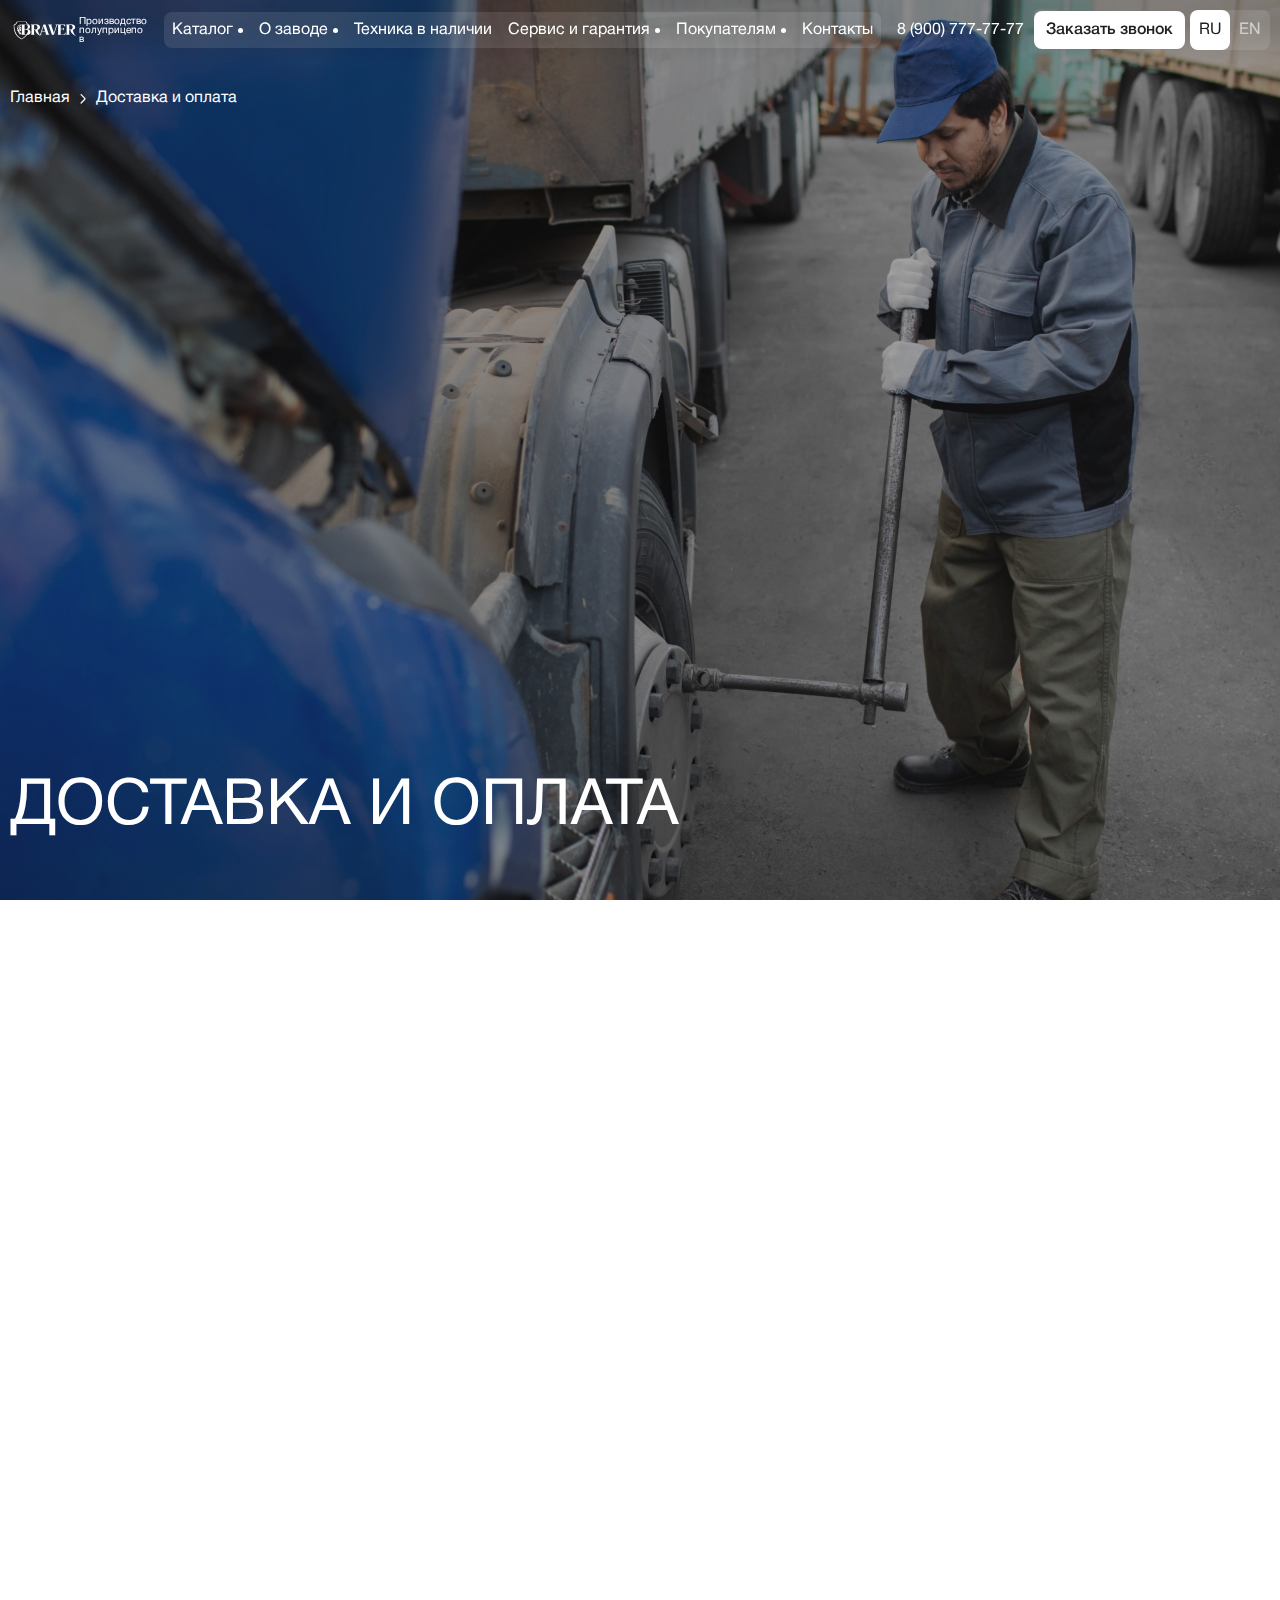
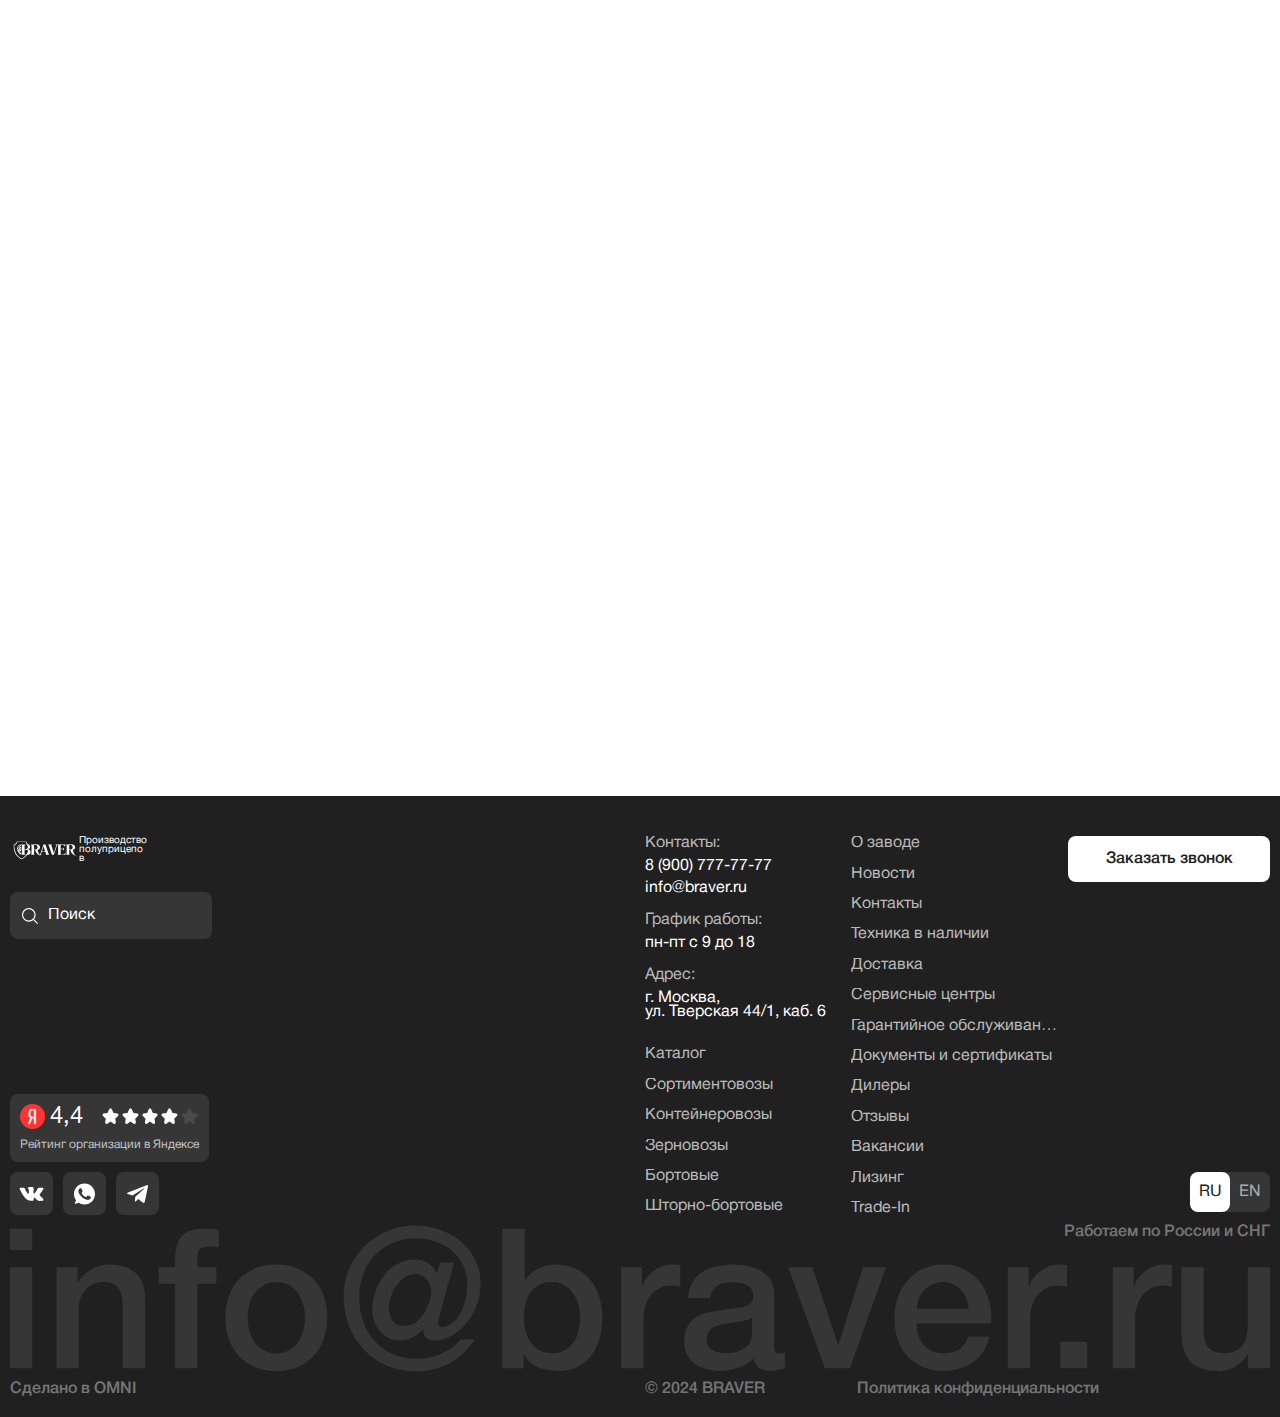
<file: delivery.html>
<!DOCTYPE html>
<html lang="ru">

<head>
    <meta charset="UTF-8">
    <meta http-equiv="X-UA-Compatible" content="IE=edge">
    <meta name="viewport" content="width=device-width, initial-scale=1">
    <link type="image/x-icon" rel="shortcut icon" href="img/favicon/favicon.ico">
    <link type="image/png" sizes="32x32" rel="icon" href="img/favicon/favicon-32x32.png">
    <link type="image/png" sizes="192x192" rel="icon" href="img/favicon/android-icon-192x192.png">
    <link type="image/svg+xml" sizes="any" rel="icon" href="img/favicon/favicon.svg">
    <link sizes="120x120" rel="apple-touch-icon" href="img/favicon/apple-icon-120x120.png">
    <link sizes="180x180" rel="apple-touch-icon" href="img/favicon/apple-icon-180x180.png">
    <meta name="format-detection" content="telephone=no">
    <meta name="msapplication-TileImage" content="img/favicon/ms-icon-144x144.png">
    <meta name="theme-color" content="#ffffff">
    <link rel="preload" href="fonts/Helvetica-Neue-regular.woff2" as="font" type="font/woff2" crossorigin> 
    <link href="css/fancybox.min.css" type="text/css" rel="stylesheet">
    <link href="css/style.min.css" type="text/css" rel="stylesheet">
    <title>Доставка и оплата</title>
</head>

<body>
    <div class="wrap">
        <!--header-->


<header class="header header--light fixed-block">  


    <div class="container header__container">
        <div class="header__inner">
            <div class="logo">
                <a href="#">
                    <svg width="117" height="44" viewBox="0 0 117 44" xmlns="http://www.w3.org/2000/svg">
                        <mask id="mask0_208_3162" style="mask-type:luminance" maskUnits="userSpaceOnUse" x="5" y="7" width="29" height="32">
                        <path fill="white" d="M5.83447 7.06567H33.5635V38.0898H5.83447V7.06567Z"/>
                        </mask>
                        <g mask="url(#mask0_208_3162)">
                        <path d="M7.16986 14.2829C7.30453 16.074 7.62055 19.139 8.32999 22.1859C8.81846 24.2868 9.49304 26.3817 10.4186 28.03C11.7934 30.4799 13.7156 32.4274 15.5261 33.8817C17.1715 35.2037 18.7248 36.121 19.7019 36.6413C20.6743 36.124 22.2231 35.2096 23.8686 33.8892C25.6774 32.4365 27.6028 30.4858 28.9821 28.03C29.9032 26.3847 30.5778 24.2913 31.0648 22.1888C31.7725 19.1405 32.0901 16.074 32.2248 14.2829C30.4582 13.4722 29.206 12.4014 28.3242 11.2961C27.5165 10.284 27.0144 9.24181 26.7059 8.34999H12.6948C12.3303 9.40263 11.6981 10.6644 10.6061 11.839C9.76519 12.7474 8.64601 13.606 7.16986 14.2829ZM7.08674 22.4686C6.29577 19.0623 5.97963 15.6529 5.8647 13.9234L5.83447 13.4708L6.2564 13.2948C7.75364 12.6736 8.85783 11.8495 9.66537 10.9788C10.7635 9.79673 11.3291 8.52135 11.6165 7.53779L11.751 7.07764H27.6481L27.7843 7.53779C28.0339 8.39204 28.4936 9.46734 29.3225 10.5051C30.1557 11.5473 31.3733 12.5609 33.1383 13.2948L33.5602 13.4708L33.53 13.9234C33.415 15.6529 33.0974 19.0652 32.3079 22.4716C31.7982 24.6749 31.0828 26.8826 30.0953 28.6466C28.6222 31.2709 26.5804 33.3433 24.6672 34.8788C22.7645 36.4067 20.9738 37.4189 19.9938 37.9212L19.7003 38.07L19.41 37.9212C18.4239 37.4159 16.6316 36.4008 14.7274 34.8713C12.8112 33.3328 10.7725 31.2634 9.30547 28.6466C8.31475 26.8795 7.59788 24.6703 7.08674 22.4686Z"/>
                        </g>
                        <path d="M19.3267 12.6876H21.8656C24.5371 12.5296 25.2249 12.5034 25.6217 12.5034H26.0449C31.3084 12.5034 34.0594 13.9499 34.0594 16.6854C34.0594 18.0267 33.4247 19.0001 32.1815 19.6312C31.3352 20.052 30.7268 20.3152 29.0074 20.657C30.7268 20.8673 31.4674 21.1306 32.4463 21.6303C34.0331 22.498 34.9062 23.9445 34.9062 25.6281C34.9062 26.601 34.562 27.5744 33.9536 28.2845C32.7636 29.6787 31.0969 30.2308 27.8438 30.2308H19.3267V29.8624C20.1466 29.5207 20.3845 29.0999 20.3845 28.1265V14.7919C20.3845 13.8186 20.1466 13.3978 19.3267 13.056V12.6876ZM24.696 20.3414H25.9128C28.7427 20.3414 30.1711 19.1314 30.1711 16.7116C30.1711 14.5025 28.7959 13.1874 26.5475 13.1874C25.1986 13.1874 24.696 13.6082 24.696 14.7391V20.3414ZM24.696 21.2096V28.1003C24.696 29.1789 25.2249 29.5735 26.627 29.5735C27.3412 29.5735 27.9227 29.4683 28.399 29.2841C29.6953 28.7315 30.6211 27.1008 30.6211 25.3125C30.6211 22.6032 29.0601 21.2096 26.0186 21.2096H24.696Z"/>
                        <path d="M51.7 31.4147V31.993C46.4896 30.0205 43.9239 27.2851 42.6539 22.1302C42.4687 22.1564 42.3102 22.1564 42.2308 22.1564H41.8871C41.5697 22.1564 41.305 22.1564 40.8024 22.0774V28.1266C40.8024 29.1 41.0403 29.5208 41.8603 29.8625V30.2309H35.4067V29.8625C36.2267 29.5208 36.4646 29.1 36.4646 28.1266V14.792C36.4646 13.8187 36.2267 13.3979 35.4067 13.0561V12.6877H37.443C37.893 12.6877 38.713 12.6616 39.7972 12.5825C41.0671 12.5035 42.5218 12.4512 43.3944 12.4512C48.288 12.4512 50.9594 14.1604 50.9594 17.2905C50.9594 18.6579 50.351 19.9207 49.2137 20.7623C48.7379 21.1307 47.8911 21.4986 46.7011 21.867C48.1822 26.7329 50.0074 30.3623 51.7 31.4147ZM40.8024 15.0286V21.262C41.1466 21.2882 41.3845 21.3149 41.5697 21.3149H42.125C45.1138 21.3149 46.648 19.9469 46.648 17.3166C46.648 15.0024 44.8496 13.1875 42.6276 13.1875C41.3313 13.1875 40.8024 13.6873 40.8024 15.0286Z"/>
                        <path d="M53.92 24.6023L52.809 28.1264C52.7295 28.3107 52.7032 28.521 52.7032 28.7052C52.7032 29.3102 53.1 29.652 54.2373 29.889V30.2308H49.688V29.889C50.7195 29.5996 51.2485 29.1522 51.6453 28.1264L56.7767 12.5295H60.1624L65.1881 28.1264C65.5317 29.0998 66.008 29.6786 66.6428 29.889V30.2308H60.1887V29.889C60.7971 29.6786 61.035 29.4154 61.035 28.8894C61.035 28.6791 60.9824 28.4158 60.8766 28.1264L59.7393 24.6023H53.92ZM54.3431 23.5499H59.3951L56.8562 15.791L54.3431 23.5499Z"/>
                        <path d="M74.4703 30.2307H71.1114L65.9269 14.7918C65.5832 13.8184 65.1332 13.3186 64.4722 13.0293V12.6875H70.8999V13.0293C70.3704 13.2396 70.1062 13.5819 70.1062 14.0288C70.1062 14.2654 70.1589 14.5024 70.2646 14.7918L74.3913 27.2587L78.3323 14.7918C78.3854 14.6076 78.4117 14.4234 78.4117 14.2392C78.4117 13.5819 78.0412 13.2663 76.9039 13.0293V12.6875H81.3211V13.0293C80.3691 13.3186 79.8133 13.8184 79.4696 14.7918L74.4703 30.2307Z"/>
                        <path d="M93.487 12.6875L93.7781 16.0541H93.1697C92.3497 14.1602 91.186 13.3448 89.0961 13.3448H87.6678C86.4246 13.3448 85.922 13.7656 85.922 14.818V20.078H88.3293C90.0219 20.078 90.8682 19.5259 91.0534 18.2636H91.6092V22.7611H91.0534C90.974 21.4198 90.2071 20.841 88.3293 20.841H85.922V27.8898C85.922 29.2311 86.3983 29.5734 88.1704 29.5734H89.4666C91.9266 29.5734 93.3281 28.6262 94.1749 26.3905L94.7302 26.6009L93.7781 30.2307H80.5264V29.8623C81.3463 29.5205 81.5842 29.0998 81.5842 28.1264V14.7918C81.5842 13.8184 81.3463 13.3977 80.5264 13.0559V12.6875H93.487Z"/>
                        <path d="M111.286 31.4147V31.993C106.076 30.0205 103.51 27.2851 102.24 22.1302C102.055 22.1564 101.897 22.1564 101.817 22.1564H101.474C101.156 22.1564 100.891 22.1564 100.389 22.0774V28.1266C100.389 29.1 100.627 29.5208 101.447 29.8625V30.2309H94.9932V29.8625C95.8131 29.5208 96.051 29.1 96.051 28.1266V14.792C96.051 13.8187 95.8131 13.3979 94.9932 13.0561V12.6877H97.0295C97.4794 12.6877 98.2994 12.6616 99.3836 12.5825C100.654 12.5035 102.108 12.4512 102.981 12.4512C107.874 12.4512 110.546 14.1604 110.546 17.2905C110.546 18.6579 109.937 19.9207 108.8 20.7623C108.324 21.1307 107.478 21.4986 106.288 21.867C107.769 26.7329 109.594 30.3623 111.286 31.4147ZM100.389 15.0286V21.262C100.733 21.2882 100.971 21.3149 101.156 21.3149H101.711C104.7 21.3149 106.234 19.9469 106.234 17.3166C106.234 15.0024 104.436 13.1875 102.214 13.1875C100.918 13.1875 100.389 13.6873 100.389 15.0286Z"/>
                        <mask id="mask1_208_3162" style="mask-type:luminance" maskUnits="userSpaceOnUse" x="15" y="12" width="5" height="5">
                        <path fill="white" d="M15.3506 12.3884H19.2605V16.4041H15.3506V12.3884Z"/>
                        </mask>
                        <g mask="url(#mask1_208_3162)">
                        <path d="M15.9924 13.1404L16.0335 13.2591C16.0766 13.4244 16.1354 13.5839 16.1881 13.7453L16.2196 13.8211L16.2274 13.8581C16.243 13.893 16.2567 13.93 16.2684 13.9669L16.3488 14.0039C16.4466 14.0215 16.5466 14.0234 16.6425 14.0389C16.7893 14.0584 16.9284 14.1128 17.0733 14.1361C17.2182 14.1595 17.3787 14.1984 17.5275 14.2412C17.5433 14.354 17.555 14.4688 17.5863 14.5795C17.6176 14.6904 17.6294 14.8286 17.6646 14.9492C17.6999 15.0697 17.7156 15.1824 17.7372 15.2991L17.7586 15.3595C17.7743 15.4548 17.7959 15.55 17.8135 15.6454C17.9064 15.6894 17.9965 15.7386 18.0837 15.7931C18.3501 15.9545 18.6164 16.116 18.8944 16.256C18.9982 16.3143 19.1079 16.3669 19.2254 16.3941C19.3429 16.4213 19.4701 16.33 19.5856 16.2793C19.8206 16.1705 20.0379 16.0304 20.2651 15.9059C20.3826 15.8339 20.4962 15.7563 20.6156 15.6901C20.6606 15.6625 20.7024 15.6307 20.741 15.5948C20.7587 15.4689 20.7834 15.3445 20.8154 15.2213C20.8663 15.0152 20.9192 14.8091 20.9544 14.599L20.9661 14.5446C20.9857 14.4649 20.9916 14.3851 21.0132 14.3073L21.019 14.2509C21.113 14.2081 21.2168 14.1945 21.3186 14.175C21.4557 14.142 21.5947 14.1167 21.7319 14.0798C21.9198 14.0312 22.1156 14.0155 22.3055 13.9727C22.3368 13.8308 22.3936 13.6967 22.4308 13.5546C22.4994 13.364 22.5484 13.1696 22.6091 12.9771C22.6482 12.8934 22.6482 12.7864 22.7187 12.7222C22.8577 12.6659 22.9987 12.6114 23.1339 12.5414V12.3916C22.9361 12.4266 22.7325 12.4247 22.5346 12.4655C22.3368 12.5064 22.0999 12.5005 21.8865 12.5433C21.673 12.5861 21.4792 12.5687 21.2795 12.6037C21.1698 12.6016 21.0622 12.6308 20.9525 12.6289L20.9309 12.6445L20.7683 12.6523C20.6862 12.6697 20.602 12.6697 20.5216 12.6892C20.4413 12.7086 20.3238 12.6989 20.226 12.7164C20.0027 12.734 19.7755 12.7417 19.5543 12.7787C19.4701 12.7826 19.3878 12.7864 19.3056 12.7961C18.9844 12.7864 18.6652 12.734 18.346 12.7203C18.2149 12.7028 18.0798 12.7067 17.9525 12.6717C17.5923 12.6562 17.2377 12.5784 16.8755 12.5667C16.7502 12.5491 16.6248 12.5453 16.5015 12.5141C16.3272 12.5025 16.1549 12.4772 15.9806 12.4675C15.7848 12.4266 15.5851 12.415 15.3873 12.4131L15.3618 12.5064C15.5361 12.6134 15.73 12.6814 15.9043 12.7864C15.9218 12.9051 15.963 13.0218 15.9924 13.1404Z"/>
                        </g>
                        <mask id="mask2_208_3162" style="mask-type:luminance" maskUnits="userSpaceOnUse" x="11" y="13" width="9" height="18">
                        <path fill="white" d="M11.3276 13.8911H19.2602V30.3281H11.3276V13.8911Z"/>
                        </mask>
                        <g mask="url(#mask2_208_3162)">
                        <path d="M26.7443 22.8275C26.5916 22.701 26.4879 22.526 26.3331 22.4016C26.1687 22.2285 25.9983 22.0593 25.8241 21.896C25.6869 21.7501 25.5401 21.61 25.403 21.4642C25.4304 21.3903 25.4872 21.332 25.5225 21.2619C25.6066 21.1044 25.7202 20.9623 25.8025 20.8049C25.8848 20.6474 25.9807 20.5481 26.0493 20.4081C26.1178 20.268 26.2098 20.1281 26.3077 19.9997C26.4154 19.8403 26.5133 19.675 26.619 19.5135C26.713 19.389 26.7816 19.249 26.8795 19.1265C26.9774 19.0039 27.0831 18.8251 27.1928 18.6811L27.187 18.6499C27.0577 18.5975 26.946 18.51 26.8149 18.4614C26.5584 18.3213 26.2882 18.2085 26.0258 18.0782C25.7241 17.9284 25.4109 17.8078 25.1191 17.6425C24.9957 17.5862 24.8723 17.5297 24.7431 17.4811C24.7431 17.7689 24.7901 18.0548 24.7803 18.3427C24.7278 18.2843 24.6795 18.2228 24.6354 18.1579C24.5375 18.0062 24.4004 17.8837 24.2966 17.7359C24.1929 17.5881 24.0597 17.4383 23.9618 17.2749C23.8212 17.0999 23.6906 16.9178 23.5702 16.7285C23.4527 16.5671 23.3254 16.4115 23.2137 16.2462C23.112 16.1177 23.0023 16.0011 22.9122 15.8669L22.971 15.8378L23.0219 15.8338L23.0414 15.8202C23.0958 15.8114 23.1493 15.799 23.202 15.7832C23.3137 15.7561 23.4273 15.7424 23.5349 15.7054C23.7072 15.6724 23.8776 15.6218 24.0519 15.5966C24.2262 15.5713 24.3633 15.5207 24.5199 15.4896L24.5728 15.4799C24.646 15.4602 24.7205 15.4465 24.796 15.4391C24.8058 15.6919 24.8548 15.9427 24.8587 16.1975C24.89 16.5087 24.9194 16.8179 24.939 17.1292C24.9703 17.1874 24.9997 17.2517 25.0584 17.2846C25.1172 17.3177 25.2053 17.3216 25.2777 17.345C25.3502 17.3683 25.4716 17.3916 25.5558 17.4461L25.6439 17.4499C25.6843 17.419 25.7267 17.3912 25.7712 17.3663L25.7908 17.308C25.7673 17.2167 25.7595 17.1213 25.7418 17.0299C25.6988 16.8568 25.6988 16.6779 25.6576 16.5048C25.6445 16.4484 25.638 16.3915 25.638 16.3337L25.6224 16.3122C25.6086 16.0964 25.5617 15.8844 25.5401 15.6685C25.5301 15.556 25.5132 15.4445 25.4891 15.334C25.4755 15.2057 25.4617 15.0773 25.4403 14.9509C25.4226 14.8712 25.3541 14.8244 25.2915 14.7797C25.1024 14.6243 24.9262 14.4559 24.7626 14.2741C24.6354 14.1593 24.5238 14.031 24.4004 13.9123L24.2829 13.9337C24.0676 13.9921 23.8424 13.9998 23.6329 14.0776L23.5839 14.0854C23.2843 14.1768 22.9768 14.2429 22.6753 14.3304C22.5069 14.379 22.3365 14.4239 22.1661 14.4647L22.127 14.4783C22.0369 14.5016 21.9449 14.5191 21.8548 14.5366C21.7177 14.5892 21.565 14.5813 21.4318 14.6475L21.426 14.7117C21.3946 14.8964 21.3672 15.0812 21.3202 15.262C21.3124 15.3535 21.2908 15.4449 21.2888 15.5363L21.3437 15.5479C21.5199 15.6822 21.6747 15.8436 21.8391 15.9913C21.9684 16.0964 22.078 16.2209 22.2034 16.3298C22.3287 16.4386 22.4148 16.5106 22.5147 16.606C22.6557 16.7324 22.7908 16.8646 22.9416 16.9794C23.0924 17.0941 23.2412 17.1991 23.3666 17.3372C23.4331 17.4052 23.4644 17.4948 23.5251 17.5666C23.5858 17.6386 23.6171 17.7418 23.6798 17.8215C23.7424 17.9012 23.811 18.0296 23.8815 18.1307C23.9521 18.2318 24.0108 18.3368 24.0851 18.4322C24.2359 18.6227 24.3594 18.8328 24.5043 19.0273C24.6138 19.1692 24.6922 19.3307 24.8058 19.4687C24.8861 19.5602 24.9488 19.6651 25.0211 19.7625C24.9311 19.8693 24.841 19.9763 24.747 20.0795C24.5669 20.307 24.375 20.5268 24.1851 20.7465C23.9951 20.9974 23.7679 21.2172 23.5839 21.4719C23.4802 21.6022 23.3685 21.7228 23.2705 21.8571C23.1727 21.9912 23.0708 22.0748 22.9827 22.1935C22.828 22.3899 22.6596 22.5766 22.5147 22.7808C22.4481 22.8897 22.4285 23.0161 22.3777 23.1309C22.3404 23.2164 22.3228 23.3078 22.2857 23.3916C22.2269 23.5665 22.176 23.7454 22.1054 23.9167L22.0996 23.9535L22.0682 24.0313C22.0428 24.111 22.0212 24.1908 21.9918 24.2686L21.9801 24.3036C21.9292 24.4689 21.8607 24.6284 21.8039 24.7918C21.7471 24.9551 21.708 25.0776 21.6609 25.2216L21.6374 25.278C21.6041 25.3947 21.6061 25.5153 21.5826 25.6339C21.5748 25.7195 21.5767 25.807 21.5709 25.8944L21.5748 25.8789C21.5493 26.1279 21.5532 26.3808 21.4925 26.6239C21.4063 26.5927 21.3378 26.5304 21.2614 26.4799C21.1932 26.4319 21.1305 26.3774 21.0735 26.3165C20.7875 26.4923 20.4872 26.6394 20.1727 26.758C19.9867 26.8513 19.7948 26.9253 19.6068 27.0128C19.5011 27.0517 19.4051 27.1178 19.2935 27.1392C19.2171 27.1334 19.1505 27.0945 19.0821 27.0652C18.9136 26.9836 18.7335 26.9272 18.5709 26.8358C18.2262 26.6919 17.866 26.5635 17.5664 26.3359C17.4352 26.4196 17.2961 26.4974 17.1747 26.5947C17.1278 26.5577 17.0827 26.5227 17.0358 26.4877C17.0123 26.1104 17.0004 25.733 16.9535 25.3596L16.9378 25.3422V25.2838C16.8751 25.1322 16.8399 24.9688 16.7773 24.8171L16.7361 24.7198C16.6773 24.5254 16.6069 24.3328 16.5404 24.1403L16.5011 24.0392C16.4678 23.9477 16.4424 23.8544 16.4032 23.7649C16.3895 23.7202 16.3778 23.6734 16.3661 23.6287L16.3386 23.5958C16.3207 23.5211 16.2953 23.4491 16.2622 23.3798C16.2171 23.2281 16.1644 23.0784 16.1115 22.9286C16.0703 22.81 15.994 22.7108 15.9117 22.6174C15.7962 22.4852 15.6983 22.3373 15.5808 22.2051C15.3556 21.9465 15.1403 21.682 14.9287 21.4136C14.5821 20.9877 14.2199 20.5773 13.8674 20.1552C13.7577 20.0249 13.6402 19.9005 13.5404 19.7644C13.6637 19.5873 13.8106 19.4279 13.9183 19.2412C14.0162 19.0973 14.1239 18.9592 14.216 18.8114C14.3256 18.6207 14.4803 18.4633 14.5919 18.2746C14.6762 18.156 14.7485 18.0315 14.8386 17.9168C14.9287 17.802 15.0051 17.6406 15.0893 17.5045C15.2107 17.2983 15.4163 17.1679 15.5945 17.0163C15.761 16.8977 15.8921 16.7401 16.0527 16.6157C16.272 16.4115 16.4933 16.2112 16.7087 16.0031C16.8967 15.8378 17.0729 15.6607 17.2707 15.509C17.2531 15.4176 17.2414 15.3243 17.2257 15.2329C17.1728 15.0384 17.1611 14.8362 17.1101 14.6397C17.0024 14.6066 16.8889 14.5931 16.7792 14.5755C16.6695 14.558 16.511 14.5172 16.3778 14.4802C16.1957 14.4297 16.0115 14.3869 15.8295 14.3343L15.7805 14.313C15.7217 14.2954 15.661 14.2818 15.6023 14.2663C15.4809 14.2216 15.3537 14.204 15.2323 14.1671C15.1109 14.1301 14.9679 14.103 14.8406 14.0562C14.6786 14.0135 14.5148 13.9798 14.349 13.9551L14.2708 13.9337C14.2385 13.9242 14.206 13.9165 14.1728 13.9104C14.0456 14.0037 13.9417 14.1262 13.8283 14.2371C13.6696 14.3908 13.5227 14.5561 13.3543 14.7019C13.2878 14.7564 13.2349 14.8284 13.1625 14.8789C13.1331 14.9041 13.0899 14.9256 13.0938 14.9684C13.0919 15.0656 13.086 15.1629 13.086 15.2581L13.0704 15.2835C13.0684 15.3884 13.0351 15.4877 13.0273 15.5907C13.0156 15.6646 13.0137 15.7385 12.996 15.8124C12.9937 15.8642 12.9871 15.9153 12.9764 15.9661C12.947 16.1392 12.9294 16.3161 12.8981 16.4893C12.8668 16.6623 12.8452 16.7829 12.8276 16.9327C12.8094 16.9904 12.7977 17.0494 12.7923 17.1096C12.7806 17.2302 12.7513 17.3508 12.7513 17.4733L12.8804 17.4189C13.0293 17.3975 13.186 17.3955 13.3269 17.3372L13.37 17.3294L13.5071 17.2885L13.5579 17.2691C13.5717 17.1038 13.6128 16.9424 13.6225 16.7771C13.6461 16.5379 13.6873 16.2987 13.7029 16.0575C13.7186 15.8163 13.7322 15.6336 13.7558 15.4234C13.8164 15.4429 13.8791 15.4604 13.9417 15.478C14.165 15.5246 14.3883 15.5732 14.6134 15.616C14.8386 15.6588 15.1148 15.7405 15.3693 15.7813L15.428 15.8047C15.5015 15.8227 15.576 15.8357 15.6513 15.8436C15.5976 15.9221 15.5389 15.9967 15.475 16.0672C15.3144 16.2909 15.1461 16.5067 14.9835 16.7285C14.8211 16.9502 14.6565 17.17 14.5097 17.4033C14.4412 17.5006 14.357 17.5881 14.2883 17.6853C14.2014 17.8057 14.1074 17.9205 14.0064 18.0296C13.9104 18.1365 13.838 18.2611 13.7342 18.3621C13.7342 18.1949 13.7636 18.0296 13.7871 17.8643C13.7945 17.7344 13.8095 17.6053 13.8322 17.4772C13.65 17.5589 13.4562 17.6192 13.2839 17.7203C13.1115 17.8215 12.9079 17.8934 12.7179 17.9771C12.528 18.0607 12.3263 18.1773 12.1226 18.263C11.8505 18.3776 11.5959 18.5255 11.3276 18.6461C11.3864 18.7219 11.4353 18.8056 11.4881 18.8853C11.5861 19.0253 11.6801 19.1673 11.7721 19.3092C11.8192 19.3812 11.8818 19.4435 11.9229 19.5193C12.06 19.7799 12.2479 20.0094 12.3948 20.2642C12.5416 20.5189 12.6846 20.7446 12.8433 20.9799C12.9215 21.1141 13.0254 21.2327 13.0977 21.3709C13.1115 21.4038 13.1487 21.4369 13.1271 21.4739C13.0664 21.5789 12.9705 21.6548 12.8843 21.7384C12.712 21.9115 12.5338 22.0807 12.3596 22.2518C12.2911 22.3315 12.2205 22.4093 12.1442 22.4832C12.0678 22.5572 11.9836 22.6739 11.8896 22.7556C11.7956 22.8372 11.684 22.9772 11.5607 23.0647L11.5548 23.1212C11.6449 23.1367 11.733 23.1601 11.8231 23.1775C11.9131 23.1951 12.06 23.2261 12.1775 23.2592L12.2362 23.2807C12.3282 23.3001 12.4183 23.3254 12.5103 23.3507C12.6023 23.3759 12.7101 23.3817 12.804 23.4148C13.0156 23.479 13.2349 23.516 13.4503 23.5685L13.5266 23.5898C13.6134 23.6039 13.699 23.6233 13.7832 23.6482C13.8448 23.665 13.9075 23.6766 13.9711 23.6833C13.7968 23.9711 13.7048 24.2978 13.5404 24.5914C13.5149 24.6362 13.4718 24.6868 13.5051 24.7393C13.5991 24.9143 13.6813 25.0972 13.7616 25.2799C13.9458 25.5542 14.1141 25.84 14.2883 26.1201C14.4705 26.3613 14.6017 26.6336 14.7799 26.8786C14.84 26.9927 14.9013 27.1061 14.9639 27.2189C14.9718 26.9681 14.966 26.7191 14.9738 26.4683C14.9894 26.3477 14.9855 26.2252 14.9953 26.1026C15.0129 26.015 14.9992 25.9275 15.0207 25.84C15.0364 25.5172 15.0541 25.1963 15.0775 24.8734C15.0835 24.8365 15.0775 24.7937 15.1069 24.7666C15.2087 24.64 15.3399 24.5428 15.4535 24.4281C15.5671 24.3133 15.663 24.2492 15.7571 24.1461C15.851 24.0431 15.9313 23.9963 16.0156 23.9186C16.0115 23.9846 16.0135 24.0528 15.9959 24.1169C15.9813 24.1988 15.9708 24.2811 15.9646 24.364C15.9254 24.4709 15.9195 24.5856 15.8979 24.6965C15.8901 24.7236 15.8823 24.749 15.8745 24.7762L15.8706 24.8345L15.8549 24.8579C15.8432 24.9863 15.8197 25.1146 15.802 25.241L15.7785 25.3188C15.759 25.4219 15.7433 25.5269 15.7198 25.63C15.6964 25.733 15.6767 25.8984 15.6493 26.0307C15.6288 26.1036 15.6125 26.1775 15.6003 26.2523C15.5808 26.4294 15.526 26.6005 15.4927 26.7755L15.4711 26.8339C15.4515 26.9117 15.434 26.9895 15.4163 27.0692L15.3928 27.1275C15.383 27.1858 15.3634 27.2442 15.3615 27.3025C15.3908 27.4134 15.4574 27.5087 15.5103 27.6079C15.5632 27.7071 15.6376 27.8355 15.6923 27.954C15.7566 28.0492 15.812 28.149 15.8588 28.2536C15.9528 28.3975 16.0156 28.5589 16.1154 28.697C16.2152 28.8351 16.2759 28.9926 16.3581 29.1385C16.3922 29.2087 16.4299 29.2768 16.4717 29.3427L16.4836 29.3778C16.5736 29.51 16.6402 29.6578 16.7244 29.7939C16.7322 29.7395 16.7419 29.685 16.7538 29.6325L16.7773 29.5566C16.7831 29.5314 16.789 29.5042 16.7948 29.4788L16.8125 29.4167L16.8261 29.403C16.8422 29.2961 16.8644 29.1904 16.8928 29.0859C16.9261 28.9732 16.9358 28.8546 16.979 28.7437L17.0298 28.5511C17.2961 28.7729 17.5742 28.9829 17.8543 29.1852C17.9325 29.2435 17.9932 29.3213 18.0735 29.3758C18.1539 29.4302 18.2674 29.5313 18.3731 29.5975C18.4577 29.6504 18.5354 29.7121 18.6061 29.7823C18.7296 29.899 18.8804 29.9865 19.0076 30.1012C19.0977 30.1712 19.1799 30.2529 19.268 30.3248C19.3326 30.2704 19.3933 30.2101 19.46 30.1576C19.6499 30.0156 19.8242 29.8562 20.0142 29.7142C20.1492 29.5917 20.3079 29.5003 20.4429 29.3797C20.5781 29.2591 20.7602 29.1229 20.9266 29.0043C21.1205 28.8526 21.3163 28.7029 21.5199 28.5648C21.5395 28.6426 21.5572 28.7184 21.5787 28.7962L21.6022 28.8546C21.6179 28.9382 21.6296 29.0238 21.6512 29.1074C21.7001 29.2241 21.706 29.3524 21.7315 29.4769L21.751 29.5372C21.7706 29.6209 21.7862 29.7064 21.8039 29.792L21.8333 29.7823C21.8529 29.7298 21.8776 29.6799 21.9077 29.6325C22.0311 29.4672 22.1074 29.2746 22.2112 29.0977C22.315 28.9206 22.4325 28.697 22.552 28.5025C22.7712 28.0844 23.012 27.678 23.2137 27.2501C23.1903 27.2034 23.1688 27.1567 23.1472 27.1081C23.0904 26.8961 23.0395 26.6802 22.9945 26.4663C22.9612 26.3301 22.9573 26.1901 22.922 26.0539C22.8867 25.9178 22.8731 25.7409 22.83 25.5892C22.7869 25.4374 22.785 25.3325 22.7576 25.204C22.7301 25.0757 22.7203 24.928 22.6811 24.7937C22.642 24.6595 22.6381 24.4786 22.595 24.3231C22.552 24.1675 22.546 24.0489 22.5323 23.9107C22.6322 24.0003 22.7301 24.0917 22.8358 24.1714C22.9474 24.2939 23.0826 24.3911 23.2001 24.5078C23.2999 24.5953 23.388 24.6965 23.4919 24.7782C23.4919 24.959 23.5134 25.138 23.5154 25.3188C23.5295 25.4468 23.5354 25.5752 23.5329 25.7039L23.5506 25.7253C23.5506 25.8206 23.5467 25.9178 23.5623 26.0112C23.5917 26.4118 23.5917 26.8124 23.5956 27.2131C23.6193 27.187 23.6396 27.1586 23.6564 27.1275C23.6858 27.0128 23.7523 26.9136 23.813 26.8144C23.9188 26.6316 24.0499 26.4625 24.1517 26.2757C24.3182 26.0462 24.4572 25.7992 24.6099 25.5619C24.6648 25.486 24.6981 25.3966 24.7548 25.3207C24.8743 25.1632 24.9213 24.9688 25.0075 24.7937C25.0271 24.7509 25.0505 24.7062 25.0388 24.6576C25.0271 24.609 24.9762 24.5293 24.9507 24.4631C24.9252 24.3969 24.8782 24.3152 24.8508 24.2395C24.8077 24.0839 24.7079 23.9516 24.657 23.798L24.6021 23.6833C24.7509 23.6502 24.8998 23.6151 25.0486 23.584L25.1289 23.5627C25.2053 23.5432 25.2835 23.5276 25.3619 23.5121C25.4774 23.4752 25.5969 23.4576 25.7163 23.4363L25.7751 23.4129C25.8671 23.3916 25.9591 23.3759 26.0493 23.3526L26.1061 23.3312C26.2054 23.3142 26.3034 23.2908 26.3998 23.2612C26.5173 23.2281 26.6367 23.2067 26.7542 23.1756L26.952 23.1367L27.0381 23.1289C26.9441 23.02 26.8344 22.9325 26.7443 22.8275Z"/>
                        </g>
                        <mask id="mask3_208_3162" style="mask-type:luminance" maskUnits="userSpaceOnUse" x="14" y="16" width="6" height="9">
                        <path fill="white" d="M14.2271 16.5281H19.2601V24.4703H14.2271V16.5281Z"/>
                        </mask>
                        <g mask="url(#mask3_208_3162)">
                        <path d="M22.5811 21.3748C22.771 21.2211 22.9492 21.0519 23.149 20.908C23.2136 20.8633 23.2664 20.805 23.3252 20.7524C23.431 20.6571 23.5524 20.5774 23.6522 20.4742C23.7521 20.3712 23.8735 20.2934 23.9812 20.198C24.0889 20.1028 24.177 20.0308 24.2789 19.953C24.1966 19.8344 24.0928 19.7314 24.0027 19.6185C23.9126 19.5057 23.7834 19.3793 23.6856 19.251C23.5426 19.0565 23.3585 18.8912 23.2586 18.6676C23.2097 18.5489 23.147 18.4361 23.0961 18.3175C23.0667 18.2532 23.0373 18.1852 22.9825 18.1386C22.8729 18.0393 22.7749 17.9284 22.6574 17.839C22.4629 17.6613 22.2632 17.4896 22.0583 17.3236C21.9691 17.2378 21.8757 17.1568 21.7782 17.0805C21.6294 16.9697 21.4923 16.8451 21.3514 16.7266C21.2828 16.6701 21.2065 16.6196 21.1418 16.5573L21.1105 16.5515C20.7425 16.7549 20.3627 16.9331 19.9708 17.0863C19.7397 17.166 19.5224 17.2769 19.2992 17.3742C19.2013 17.3723 19.1171 17.3158 19.027 17.2866C18.7039 17.1213 18.3515 17.0222 18.0284 16.8569C17.8267 16.7576 17.6191 16.6682 17.4252 16.5496C17.0845 16.8472 16.7261 17.1213 16.3873 17.4209C16.2268 17.5454 16.078 17.6834 15.9252 17.8177C15.8077 17.9013 15.7118 18.0082 15.6021 18.0997C15.533 18.1588 15.484 18.2314 15.4552 18.3175C15.4298 18.3875 15.3887 18.4497 15.3593 18.5178C15.3006 18.6287 15.2654 18.7531 15.185 18.8523C15.001 19.0837 14.813 19.3133 14.6132 19.533C14.5039 19.6717 14.385 19.802 14.2568 19.9239L14.2648 19.9491C14.4527 20.0873 14.6153 20.2565 14.7974 20.4024C14.9011 20.4781 14.9833 20.5793 15.0852 20.659C15.2889 20.8127 15.469 20.9955 15.6805 21.1414C15.8919 21.2872 16.0839 21.4623 16.2679 21.6431C16.4167 21.7734 16.5616 21.9115 16.7183 22.034C16.6909 22.2305 16.6322 22.4211 16.6028 22.6174C16.5571 22.784 16.5264 22.9533 16.5108 23.1251C16.6478 23.2399 16.8279 23.2826 16.9827 23.3701L17.014 23.4499L17.0296 23.5258C17.0767 23.6715 17.0786 23.8291 17.1257 23.975C17.1471 24.0664 17.1687 24.1598 17.2058 24.2473C17.2431 24.3348 17.249 24.3756 17.2685 24.4398C17.3626 24.3445 17.4624 24.2512 17.5505 24.1519C17.5466 24.0722 17.5603 23.9692 17.4918 23.9108C17.6876 23.8291 17.8913 23.7669 18.0851 23.6775C18.279 23.5879 18.4846 23.5024 18.6863 23.4187C18.8508 23.339 19.0152 23.2612 19.1875 23.1971C19.2287 23.1795 19.2756 23.1524 19.3207 23.1795C19.4637 23.2437 19.6106 23.304 19.7535 23.3721C20.008 23.4849 20.2626 23.5919 20.5191 23.7007C20.666 23.765 20.8129 23.8447 20.9754 23.8583C21.0008 23.9692 20.9949 24.0839 21.042 24.1889C21.0889 24.294 21.1105 24.3776 21.1966 24.4339C21.275 24.3445 21.3279 24.2356 21.3709 24.1267C21.4141 24.0178 21.4219 23.9556 21.459 23.8759C21.4806 23.7261 21.4865 23.5743 21.5061 23.4226C21.6705 23.302 21.8761 23.2496 22.0387 23.1232C22.0406 23.0026 22.0074 22.8878 21.9916 22.7692C21.9408 22.6583 21.9348 22.5338 21.9075 22.4152C21.8879 22.3414 21.8585 22.2713 21.835 22.2013C21.8272 22.1604 21.7959 22.1157 21.8057 22.0749C22.0602 21.8376 22.3148 21.5984 22.5811 21.3748ZM21.6314 19.7547C21.5433 19.7956 21.4571 19.8422 21.367 19.8753C21.277 19.9083 21.2241 19.8694 21.1595 19.8986C21.0595 19.9919 20.9852 20.1067 20.9029 20.2137C20.8207 20.3207 20.7325 20.4295 20.6444 20.5346C20.6508 20.5809 20.6612 20.6262 20.6757 20.6707C20.6993 20.8536 20.7247 21.0382 20.76 21.2192C20.7639 21.3261 20.7639 21.4331 20.7698 21.5401L20.7932 21.6023C20.7971 21.6412 20.8442 21.6957 20.7992 21.7267C20.664 21.7385 20.5269 21.7248 20.3919 21.7306C20.2097 21.9135 20.0021 22.0652 19.8201 22.2499C19.658 22.4359 19.4798 22.6051 19.2855 22.7575C19.2072 22.6953 19.1171 22.6505 19.0446 22.5805C18.937 22.4717 18.8292 22.3666 18.7314 22.2499C18.5472 22.0943 18.3886 21.9115 18.1928 21.7714C18.0743 21.7491 17.9549 21.74 17.8345 21.7443L17.7874 21.6839C17.7855 21.5595 17.7835 21.437 17.7894 21.3144C17.8005 21.2429 17.8063 21.1709 17.8071 21.0986L17.8247 21.081C17.8384 20.871 17.8893 20.6629 17.8874 20.451C17.7633 20.3636 17.6641 20.254 17.5898 20.1223C17.5623 20.0755 17.5408 20.0269 17.5036 19.988C17.4663 19.9491 17.3626 19.9162 17.2862 19.8947C17.1784 19.8636 17.0786 19.8169 16.9748 19.778C16.8711 19.7391 16.7575 19.6769 16.6458 19.6361C16.6048 19.6224 16.5616 19.6088 16.5322 19.5777C16.3188 19.3638 16.1485 19.1129 15.9526 18.8834C15.937 18.8639 15.9154 18.8387 15.9312 18.8114C15.9957 18.687 16.0956 18.5898 16.1936 18.4905C16.2463 18.4322 16.3344 18.4342 16.3932 18.3836C16.5029 18.3777 16.6067 18.4127 16.7124 18.4342L16.8417 18.4731L16.9004 18.4924C17.0199 18.541 17.1491 18.5586 17.2725 18.6014L17.4114 18.6481L17.4702 18.6676C17.5721 18.7084 17.6798 18.7317 17.7855 18.7667L17.8286 18.7725L17.8677 18.8134C17.8825 18.8941 17.9014 18.9738 17.9245 19.0526C17.9461 19.1751 17.9617 19.2996 17.9813 19.4221C18.0303 19.5602 18.0263 19.708 18.0518 19.8481C18.0636 19.887 18.0714 19.9259 18.0812 19.9667C18.1105 20.2059 18.1459 20.4452 18.1576 20.6863C18.1498 20.7562 18.1439 20.8263 18.1301 20.8963C18.1282 21.0694 18.0792 21.2386 18.0812 21.4117C18.602 21.4097 19.121 21.4195 19.6419 21.4137C19.9337 21.4137 20.2254 21.4097 20.5172 21.4137C20.5034 21.3709 20.4917 21.3301 20.4781 21.2872C20.4643 21.2444 20.4721 21.2386 20.4701 21.2134C20.4369 21.0519 20.4232 20.8886 20.4036 20.7252C20.39 20.6006 20.4036 20.4742 20.4291 20.3537C20.4545 20.2331 20.4545 20.0795 20.4859 19.9472C20.5171 19.7818 20.54 19.6151 20.5544 19.4474L20.5701 19.426L20.5759 19.3677C20.6092 19.1927 20.6347 19.0137 20.6738 18.8387L20.6954 18.794C20.8109 18.7433 20.9323 18.7162 21.0537 18.6811L21.091 18.6714L21.1497 18.65L21.228 18.6248C21.4826 18.547 21.7391 18.475 21.9957 18.4049C22.0719 18.3777 22.1503 18.4069 22.2287 18.4088C22.4127 18.4808 22.5909 18.6306 22.6066 18.8406C22.5889 18.9593 22.5067 19.0526 22.4244 19.1343C22.305 19.2626 22.2013 19.4066 22.068 19.5213C22.0356 19.5537 22.0063 19.5887 21.9799 19.6263L21.9309 19.6419C21.8174 19.6439 21.7292 19.7118 21.6314 19.7547Z"/>
                        </g>
                        <path d="M17.1141 18.9378C17.0553 18.8561 16.9456 18.8426 16.8615 18.7978C16.7283 18.7317 16.5854 18.6947 16.4405 18.6616C16.3714 18.6953 16.3003 18.7239 16.2271 18.7473C16.2584 18.8153 16.3113 18.8698 16.3621 18.9242C16.4405 19.0214 16.5188 19.1187 16.5971 19.2159C16.6441 19.2763 16.7205 19.2996 16.791 19.3229C16.9187 19.3835 17.0512 19.4308 17.1885 19.4649C17.2206 19.4737 17.2531 19.4759 17.286 19.4715C17.3191 19.467 17.3498 19.4565 17.3784 19.4396C17.3784 19.4027 17.3784 19.3657 17.3765 19.3288C17.308 19.1848 17.2022 19.0682 17.1141 18.9378Z"/>
                        <mask id="mask4_208_3162" style="mask-type:luminance" maskUnits="userSpaceOnUse" x="17" y="24" width="3" height="3">
                        <path fill="white" d="M17.4722 24.0669H19.2604V26.5178H17.4722V24.0669Z"/>
                        </mask>
                        <g mask="url(#mask4_208_3162)">
                        <path d="M20.4275 24.8266C20.3159 24.743 20.212 24.6516 20.1005 24.5661C19.8909 24.4085 19.6873 24.2353 19.4445 24.1246L19.3857 24.107L19.3093 24.0837C19.2486 24.0951 19.1893 24.1114 19.1311 24.1323L19.0352 24.1654C18.8648 24.2413 18.7219 24.3599 18.577 24.4726C18.4987 24.5543 18.3929 24.601 18.3107 24.6768C18.1677 24.8072 18.0033 24.9122 17.8564 25.0386C17.7859 25.0989 17.731 25.1748 17.6625 25.2389C17.5941 25.3031 17.5666 25.3556 17.5587 25.4295C17.549 25.497 17.5332 25.5631 17.5118 25.6279C17.498 25.6688 17.4883 25.7115 17.4766 25.7524L17.5705 25.8263C17.7128 25.8785 17.8518 25.9383 17.9876 26.0052C18.0895 26.0441 18.1932 26.083 18.2931 26.1277C18.4614 26.2036 18.6417 26.2483 18.8061 26.3319L18.8374 26.3398C18.9726 26.3923 19.0998 26.4602 19.2369 26.5109C19.3486 26.5148 19.4445 26.4505 19.5444 26.4136C19.842 26.2775 20.1533 26.1744 20.453 26.0421C20.596 25.98 20.7368 25.9138 20.8837 25.8633C20.9405 25.8394 20.9946 25.8109 21.0463 25.7777C21.0365 25.6473 21.0091 25.5209 20.9817 25.3945C20.8818 25.1378 20.6273 24.9977 20.4275 24.8266Z"/>
                        </g>
                        </svg>                        
                </a>
                <span>Производство полуприцепов</span>
            </div>
            <div class="header__center">
                <nav class="menu">
                    <ul class="menu__list">
                        <li class="menu__item has-subnavs ">
                            <a href="#" class="menu__header">Каталог</a>
                            <div class="menu__subnavs">
                                <ul>
                                    <li><a href="#">Сортиментовозы</a></li>
                                    <li><a href="#">Контейнеровозы</a></li>
                                    <li><a href="#">Зерновозы</a></li>
                                    <li><a href="#">Бортовые</a></li>
                                    <li><a href="#">Шторно-бортовые</a></li>
                                </ul>
                            </div>
                        </li>
                        <li class="menu__item has-subnavs ">
                            <a href="#" class="menu__header">О заводе</a>
                            <div class="menu__subnavs">
                                <ul>
                                    <li><a href="#">Новости</a></li>
                                    <li><a href="#">Отзывы</a></li>
                                    <li><a href="#">Вакансии</a></li>
                                </ul>
                            </div>
                        </li>
                        <li class="menu__item ">
                            <a href="#" class="menu__header">Техника в наличии</a>
                        </li>
                        <li class="menu__item has-subnavs ">
                            <a href="#" class="menu__header">Сервис и гарантия</a>
                            <div class="menu__subnavs">
                                <ul>                                   
                                    <li><a href="#">Отзывы</a></li>
                                    <li><a href="#">Гарантийное обслуживание</a></li>
                                    <li><a href="#">Доставка</a></li>
                                    <li><a href="#">Документы и сертификаты</a></li>
                                    <li><a href="#">Сервисные центры</a></li>
                                </ul>
                            </div>
                        </li>
                        <li class="menu__item has-subnavs ">
                            <a href="#" class="menu__header">Покупателям</a>
                            <div class="menu__subnavs">
                                <ul>
                                    <li><a href="#">Дилеры</a></li>
                                    <li><a href="#">Лизинг</a></li>
                                    <li><a href="#">Trade-In</a></li>
                                </ul>
                            </div>
                        </li>
                        <li class="menu__item ">
                            <a href="#" class="menu__header">Контакты</a>
                        </li>
                    </ul>
                </nav>
            </div>
            <div class="header__right">
                <a href="tel:89007777777" class="header__phone">8 (900) 777-77-77</a>
                <button type="button" class="btn stroke-btn mod-open-btn" data-modal="callback-mod">Заказать звонок</button>
                <div class="lang">
                    <a href="#" class="active">RU</a>
                    <a href="#">EN</a>
                </div>
            </div>
            <div class="icon-menu">
                <div class="icon-menu__items">
                    <span></span>
                    <span></span>
                    <span></span>
                </div>
            </div>
        </div>
   </div>
   <div class="mob-menu">
        <div class="mob-menu__inner">
            <div class="mob-menu__top">
                <div class="container">
                    <nav class="menu">
                        <ul class="menu__list">
                            <li class="menu__item has-subnavs">
                                <span class="menu__header">Каталог</span>
                                <div class="menu__subnavs">
                                    <ul>
                                        <li><a href="#">Сортиментовозы</a></li>
                                        <li><a href="#">Контейнеровозы</a></li>
                                        <li><a href="#">Зерновозы</a></li>
                                        <li><a href="#">Бортовые</a></li>
                                        <li><a href="#">Шторно-бортовые</a></li>
                                    </ul>
                                </div>
                            </li>
                            <li class="menu__item has-subnavs">
                                <span class="menu__header">О заводе</span>
                                <div class="menu__subnavs">
                                    <ul>
                                        <li><a href="#">Новости</a></li>
                                        <li><a href="#">Отзывы</a></li>
                                        <li><a href="#">Вакансии</a></li>
                                    </ul>
                                </div>
                            </li>
                            <li class="menu__item">
                                <a href="#" class="menu__header">Техника в наличии</a>
                            </li>
                            <li class="menu__item has-subnavs">
                                <span class="menu__header">Сервис и гарантия</span>
                                <div class="menu__subnavs">
                                    <ul>
                                        <li><a href="#">Отзывы</a></li>
                                        <li><a href="#">Гарантийное обслуживание</a></li>
                                        <li><a href="#">Доставка</a></li>
                                        <li><a href="#">Документы и сертификаты</a></li>
                                        <li><a href="#">Сервисные центры</a></li>
                                    </ul>
                                </div>
                            </li>
                            <li class="menu__item has-subnavs">
                                <span class="menu__header">Покупателям</span>
                                <div class="menu__subnavs">
                                    <ul>
                                        <li><a href="#">Дилеры</a></li>
                                        <li><a href="#">Лизинг</a></li>
                                        <li><a href="#">Trade-In</a></li>
                                    </ul>
                                </div>
                            </li>
                            <li class="menu__item">
                                <a href="#" class="menu__header">Контакты</a>
                            </li>
                        </ul>
                    </nav>
                </div>
            </div>
            <div class="mob-menu__bot">
                <div class="container"> 
                    <div class="mob-menu__row">
                        <a href="tel:89007777777" class="header__phone">8 (900) 777-77-77</a>
                        <div class="lang">
                            <a href="#" class="active">RU</a>
                            <a href="#">EN</a>
                        </div>
                    </div>         
                    <button type="button" class="btn main-btn main-btn--dark mod-open-btn" data-modal="callback-mod"><span>Заказать звонок</span></button>
                </div>
            </div>
        </div>
    </div>
</header>
        <!--main-->  
        <main class="main">
            <!--breadcrumbs-->
            <div class="breadcrumbs breadcrumbs--pos fixed-block">
                <div class="container">
                    <ul>
                        <li><a href="#" class="link">Главная</a></li>
                        <li>Доставка и оплата</li>
                    </ul>
                </div>
            </div>
            <!--intro-->
            <div class="mb-60 intro">
                <div class="container">
                    <div class="media-cover">
                        <picture>
                            <source srcset="img/delivery-bg.webp" media="(min-width: 767.98px)" type="image/webp">
                            <source srcset="img/delivery-bg.jpg" media="(min-width: 767.98px)">
                            <source srcset="img/delivery-bg-mob.webp" type="image/webp">
                            <source srcset="img/delivery-bg-mob.jpg"> 
                            <img src="img/delivery-bg.jpg" alt="Доставка и оплата" data-animation="scale">
                        </picture>
                    </div>
                    <div class="intro__content">
                        <h1>Доставка и оплата</h1>
                    </div>
                </div>
            </div>
            <!--about-->
            <section class="section about about--delivery" data-animation="fadeUp">
                <div class="container">
                    <div class="about__row">
                        <div class="about__content">
                            <div class="page-content">
                                <p>Компания Braver доставит прицепную технику до адреса Вашей компании, условия доставки обсуждаются индивидуально с учётом количества приобретаемой техники и Вашей территориальной удаленности.</p>
                                <p>Полуприцеп Т4-16V/VK предназначен для перевозки грузов массой до 27 000 килограммов, при этом объем кузова равен 110,6 кубическим метрам. Особое внимания заслуживает тентовая ткань, обладающая плотностью, равной 900 граммов на квадратный метр. Данный полуприцеп шторно-бортовой (крыша и бока полуприцепа сдвигаются отдельно), что очень удобно при погрузке-разгрузке как с боков полуприцепа, так и с верхней части. Для большего комфорта эксплуатации, с наружной стороны имеется специальная ручка предназначенная для сдвигания бокового тента.</p>
                                <h2>доставка</h2>
                                <p>Компания Braver доставит прицепную технику до адреса Вашей компании, условия доставки обсуждаются индивидуально с учётом количества приобретаемой техники и Вашей территориальной удаленности.</p>
                                <p>Полуприцеп Т4-16V/VK предназначен для перевозки грузов массой до 27 000 килограммов, при этом объем кузова равен 110,6 кубическим метрам. Особое внимания заслуживает тентовая ткань, обладающая плотностью, равной 900 граммов на квадратный метр. Данный полуприцеп шторно-бортовой (крыша и бока полуприцепа сдвигаются отдельно), что очень удобно при погрузке-разгрузке как с боков полуприцепа, так и с верхней части. Для большего комфорта эксплуатации, с наружной стороны имеется специальная ручка предназначенная для сдвигания бокового тента.</p>                                                     
                                <h5>Мы доставляем в города:</h5>
                                <ul>
                                    <li>Москва</li>
                                    <li>Санкт-Петербург</li>
                                    <li>Нижний Новгород</li>
                                    <li>Екатеринбург</li>
                                    <li>Владивосток</li>
                                    <li>Новосибирск</li>
                                    <li>Казань</li>
                                    <li>Киров</li>
                                    <li>Москва</li>
                                    <li>Санкт-Петербург</li>
                                    <li>Нижний Новгород</li>
                                    <li>Екатеринбург</li>
                                    <li>Владивосток</li>
                                    <li>Новосибирск</li>
                                    <li>Казань</li>
                                    <li>Киров</li>
                                    <li>Москва</li>
                                    <li>Санкт-Петербург</li>
                                    <li>Нижний Новгород</li>
                                    <li>Екатеринбург</li>
                                    <li>Владивосток</li>
                                    <li>Новосибирск</li>
                                    <li>Казань</li>
                                    <li>Киров</li>
                                </ul>
                                <h2>Оплата</h2>
                                <p>Компания Braver доставит прицепную технику до адреса Вашей компании, условия доставки обсуждаются индивидуально с учётом количества приобретаемой техники и Вашей территориальной удаленности.</p>
                                <p>Полуприцеп Т4-16V/VK предназначен для перевозки грузов массой до 27 000 килограммов, при этом объем кузова равен 110,6 кубическим метрам. Особое внимания заслуживает тентовая ткань, обладающая плотностью, равной 900 граммов на квадратный метр. Данный полуприцеп шторно-бортовой (крыша и бока полуприцепа сдвигаются отдельно), что очень удобно при погрузке-разгрузке как с боков полуприцепа, так и с верхней части. Для большего комфорта эксплуатации, с наружной стороны имеется специальная ручка предназначенная для сдвигания бокового тента.</p>                           
                            </div>
                            <!--payments-->
<div class="payments">
    <span><img src="img/icons/mastercard.svg" alt="Mastercard"></span>
    <span><img src="img/icons/visa.svg" alt="Visa"></span>
    <span><img src="img/icons/mir.svg" alt="МИР"></span>
    <span><img src="img/icons/sbp.svg" alt="СБП"></span>
</div>
                        </div>
                    </div>
                </div>
            </section>
            <!--form-block-->
<section class="section form-block" data-animation="fadeUp">
    <div class="container">
        <div class="form-block__inner">
            <div class="form-block__l">
                <div class="media-cover">
                    <picture><source srcset="img/form-block-bg.webp" type="image/webp"><img src="img/form-block-bg.jpg" alt=""></picture>
                </div>
                <div class="form-block__content circle">
                    <h2>Поможем подобрать модель и комплектацию техники</h2>
                    <p>Оставьте свои контактные данные, и наш менеджер свяжется с Вами в ближайшее рабочее время</p>    
                </div>
            </div>
            <div class="form-block__r">
                <form class="form" onsubmit="event.preventDefault();formSuccess(this)">
                    <div class="item-form">
                        <input type="text" placeholder="Ваше имя">
                        <span class="item-form__error"></span>
                    </div>
                    <div class="item-form">
                        <input type="tel" placeholder="+7 (___) ___-__-__">
                        <span class="item-form__error"></span>
                    </div>
                    <div class="item-form">
                        <input type="email" placeholder="Email">
                        <span class="item-form__error"></span>
                    </div>
                    <div class="form__footer">
                        <label class="item-checkbox">
                            <input type="checkbox">
                            <span>Нажимая на кнопку, я принимаю условия <a href="#" target="_blank">Политики конфиденциальности</a></span>
                        </label>
                        <button type="submit" class="btn main-btn main-btn--dark">
                            <span>Отправить</span>
                            <div class="main-btn__icon"><svg><use xlink:href="img/icons/sprite.svg#link-arr"></use></svg></div>
                        </button>
                    </div>
                </form>
            </div>
        </div>
    </div>
</section>

        </main>
        <!--footer-->


 <footer class="footer">  
 
    <div class="container">
        <div class="footer__top">
            <div class="logo">
                <a href="#">
                    <img src="img/logo.svg" alt="Логотип">
                </a>
                <span>Производство полуприцепов</span>
            </div>
            <div class="footer__cols">
                <div class="footer__col">
                    <div class="footer__contacts">
                        <div class="footer__contact">
                            <span>Контакты:</span>
                            <a href="tel:89007777777">8 (900) 777-77-77</a>
                            <a href="mailto:info@braver.ru">info@braver.ru</a>
                        </div>
                        <div class="footer__contact">
                            <span>График работы:</span>
                            <span>пн-пт с 9 до 18</span>
                        </div>
                        <div class="footer__contact">
                            <span>Адрес:</span>
                            <span>г. Москва,<br> ул. Тверская 44/1, каб. 6</span>
                        </div>
                    </div>
                    <nav class="footer__nav">
                        <a href="#">Каталог</a>
                        <a href="#">Сортиментовозы</a>
                        <a href="#">Контейнеровозы</a>
                        <a href="#">Зерновозы</a>
                        <a href="#">Бортовые</a>
                        <a href="#">Шторно-бортовые</a>
                    </nav>
                </div>
                <div class="footer__col">
                    <nav class="footer__nav">
                        <a href="#">О заводе</a>
                        <a href="#">Новости</a>
                        <a href="#">Контакты</a>
                        <a href="#">Техника в наличии</a>
                        <a href="#">Доставка</a>
                        <a href="#">Сервисные центры</a>
                        <a href="#">Гарантийное обслуживание</a>
                    </nav>
                    <nav class="footer__nav">
                        <a href="#">Документы и сертификаты</a>
                        <a href="#">Дилеры</a>
                        <a href="#">Отзывы</a>
                        <a href="#">Вакансии</a>
                        <a href="#">Лизинг</a>
                        <a href="#">Trade-In</a>
                    </nav>
                </div>
            </div>
            <button type="button" class="btn stroke-btn mod-open-btn" data-modal="callback-mod">Заказать звонок</button>
            <!--search-form-->
<form action="" class="search-form" onsubmit="event.preventDefault();searchFormSuccess(this)">
    <div class="search-form__inner">
        <svg class="search-form__icon"><use xlink:href="img/icons/sprite.svg#search"></use></svg>     
        <input type="text" name="" placeholder="Поиск">       
        <button type="submit" class="btn search-form__submit">
            <svg><use xlink:href="img/icons/sprite.svg#search"></use></svg>
        </button>
    </div>
</form>
            <a href="#" class="comp-rate" target="_blank">
                <div class="comp-rate__top">
                    <div class="comp-rate__total">
                        <img src="img/icons/yandex-rate.svg" alt="">
                        <span class="h3">4,4</span>
                    </div>
                    <div class="rating">
                        <span class="rating__container light">
                            <svg><use xlink:href="img/icons/sprite.svg#star-5"></use></svg>
                        </span>
                        <span class="rating__container dark" style="width: 80%;">
                            <svg><use xlink:href="img/icons/sprite.svg#star-5"></use></svg>
                        </span>
                    </div>
                </div>
                <span class="comp-rate__txt">Рейтинг организации в Яндексе</span>
            </a>
            <div class="social">
                <a href="#"><svg><use xlink:href="img/icons/sprite.svg#vk"></use></svg></a>
                <a href="#"><svg><use xlink:href="img/icons/sprite.svg#whatsapp"></use></svg></a>
                <a href="#"><svg><use xlink:href="img/icons/sprite.svg#telegram"></use></svg></a>
            </div>
            <div class="lang">
                <a href="#" class="active">RU</a>
                <a href="#">EN</a>
            </div> 
        </div>
        <div class="footer__bg">          
            <span>Работаем по России и СНГ</span>
            <img src="img/footer-info.svg" alt="">
        </div>
        <div class="footer__bot">
            <div class="footer__dev">
                <span>Сделано в </span>
                <a href="https://omniagency.ru/" target="_blank" rel="nofollow">OMNI</a>
            </div>          
            <span class="footer__copy">© 2024 BRAVER</span>
            <div class="footer__policy">
                <a href="#" target="_blank">Политика конфиденциальности</a>
            </div>           
        </div>
    </div>
</footer>
        <!--feedback-mod-->
<modal class="modal feedback-mod" id="feedback-mod">
    <div class="custom-scroll modal__overlay">
        <div class="modal__content">
            <button type="button" class="btn btn-close"><svg><use xlink:href="img/icons/sprite.svg#close"></use></svg></button>
            <div class="custom-scroll">
                <div class="modal__top">
                    <h3>оставить заявку</h3>
                    <p>Оставьте Ваши данные, и мы свяжемся с вами в течение 15 минут</p>
                </div>
                <form class="form" onsubmit="event.preventDefault();formSuccess(this)">
                    <div class="item-form">
                        <input type="text" placeholder="Ваше имя">
                        <span class="item-form__error"></span>
                    </div>
                    <div class="item-form">
                        <input type="tel" placeholder="+7 (___) ___-__-__">
                        <span class="item-form__error"></span>
                    </div>
                    <div class="item-form">
                        <input type="email" placeholder="Email">
                        <span class="item-form__error"></span>
                    </div>
                    <div class="item-form">
                        <textarea placeholder="Ваш комментарий" oninput="this.style.height = '';this.style.height = this.scrollHeight + 'px'"></textarea>
                    </div>
                    <div class="form__footer">
                        <label class="item-checkbox">
                            <input type="checkbox">
                            <span>Нажимая на кнопку, я принимаю условия <a href="#" target="_blank">Политики конфиденциальности</a></span>
                        </label>
                        <button type="submit" class="btn main-btn main-btn--dark">
                            <span>Отправить</span>
                            <div class="main-btn__icon"><svg><use xlink:href="img/icons/sprite.svg#link-arr"></use></svg></div>
                        </button>
                    </div>
                </form>
            </div>
        </div>
    </div>
</modal>
<!--callback-mod-->
<modal class="modal callback-mod" id="callback-mod">
    <div class="custom-scroll modal__overlay">
        <div class="modal__content">
            <button type="button" class="btn btn-close"><svg><use xlink:href="img/icons/sprite.svg#close"></use></svg></button>
            <div class="custom-scroll">
                <div class="modal__top">
                    <h3>Заказать звонок</h3>
                    <p>Оставьте телефон, и мы свяжемся с Вами в течение 15 минут</p>
                </div>
                <form class="form" onsubmit="event.preventDefault();formSuccess(this)">
                    <div class="form__grid">
                        <div class="item-form">
                            <input type="tel" placeholder="+7 (___) ___-__-__">
                            <span class="item-form__error"></span>
                        </div>
                        <div class="item-form">
                            <input type="text" placeholder="Название компании">
                            <span class="item-form__error"></span>
                        </div>
                    </div>
                    <div class="form__footer">
                        <label class="item-checkbox">
                            <input type="checkbox">
                            <span>Нажимая на кнопку, я принимаю условия <a href="#" target="_blank">Политики конфиденциальности</a></span>
                        </label>
                        <button type="submit" class="btn main-btn main-btn--dark">
                            <span>Отправить</span>
                            <div class="main-btn__icon"><svg><use xlink:href="img/icons/sprite.svg#link-arr"></use></svg></div>
                        </button>
                    </div>
                </form>
            </div>
        </div>
    </div>
</modal>
<!--review-mod-->
<modal class="modal review-mod" id="review-mod">
    <div class="custom-scroll modal__overlay">
        <div class="modal__content">
            <button type="button" class="btn btn-close"><svg><use xlink:href="img/icons/sprite.svg#close"></use></svg></button>
            <div class="custom-scroll">
                <div class="modal__top">
                    <h3>оставить отзыв</h3>
                </div>
                <form class="form" onsubmit="event.preventDefault();formSuccess(this)">
                    <div class="item-form">
                        <input type="text" placeholder="Ваше имя">
                        <span class="item-form__error">Ввведите имя</span>
                    </div>
                    <div class="item-form">
                        <input type="text" placeholder="Название компании">
                        <span class="item-form__error"></span>
                    </div>
                    <div class="item-form">
                        <textarea placeholder="Ваш комментарий" oninput="this.style.height = '';this.style.height = this.scrollHeight + 'px'"></textarea>
                        <span class="item-form__error"></span>
                    </div>
                    <div class="item-form file-form">
                        <label>
                            <input type="file" accept=".png,.jpg,.jpeg,.pdf,.doc,.docx">
                            <span>Прикрепить документ с официальным отзывом</span>
                        </label>
                        <div class="file-form__items"></div>
                        <div class="item-form__error"></div>
                    </div>
                    <div class="form__footer">
                        <label class="item-checkbox">
                            <input type="checkbox">
                            <span>Нажимая на кнопку, я принимаю условия <a href="#" target="_blank">Политики конфиденциальности</a></span>
                        </label>
                        <button type="submit" class="btn main-btn main-btn--dark">
                            <span>Оставить отзыв</span>
                            <div class="main-btn__icon"><svg><use xlink:href="img/icons/sprite.svg#link-arr"></use></svg></div>
                        </button>
                    </div>
                </form>
            </div>
        </div>
    </div>
</modal>
<!--success-mod-->
<modal class="modal success-mod" id="success-mod">
    <div class="custom-scroll modal__overlay">
        <div class="modal__content">
            <button type="button" class="btn btn-close"><svg><use xlink:href="img/icons/sprite.svg#close"></use></svg></button>
            <div class="custom-scroll">
                <div class="modal__top">
                    <div class="modal__icon"><img src="img/icons/icon-success.svg" alt="Ошибка"></div>
                    <h3>Заявка отправлена</h3>
                    <p>Наш менеджер свяжется с Вами в течение 15 минут</p>
                </div>
                <button class="btn main-btn main-btn--dark modal__close">
                    <span>Закрыть</span>
                </button>
            </div>
        </div>
    </div>
</modal>
<!--error-mod-->
<modal class="modal error-mod" id="error-mod">
    <div class="custom-scroll modal__overlay">
        <div class="modal__content">
            <button type="button" class="btn btn-close"><svg><use xlink:href="img/icons/sprite.svg#close"></use></svg></button>
            <div class="custom-scroll">
                <div class="modal__top">
                    <div class="modal__icon"><img src="img/icons/icon-error.svg" alt=""></div>
                    <h3>что-то пошло не так</h3>
                    <p>Попробуйте отправить заявку еще раз</p>
                </div>
                <button class="btn main-btn main-btn--dark modal__close">
                    <span>Заполнить форму</span>
                </button>
            </div>
        </div>
    </div>
</modal>
    </div>
    <!--scripts-->
<script src="js/libs/inputmask.min.js"></script>
<script src="js/libs/swiper.min.js"></script>
<script src="js/libs/fancybox.min.js"></script>
<script src="js/main.js"></script>
</body>

</html>
</file>
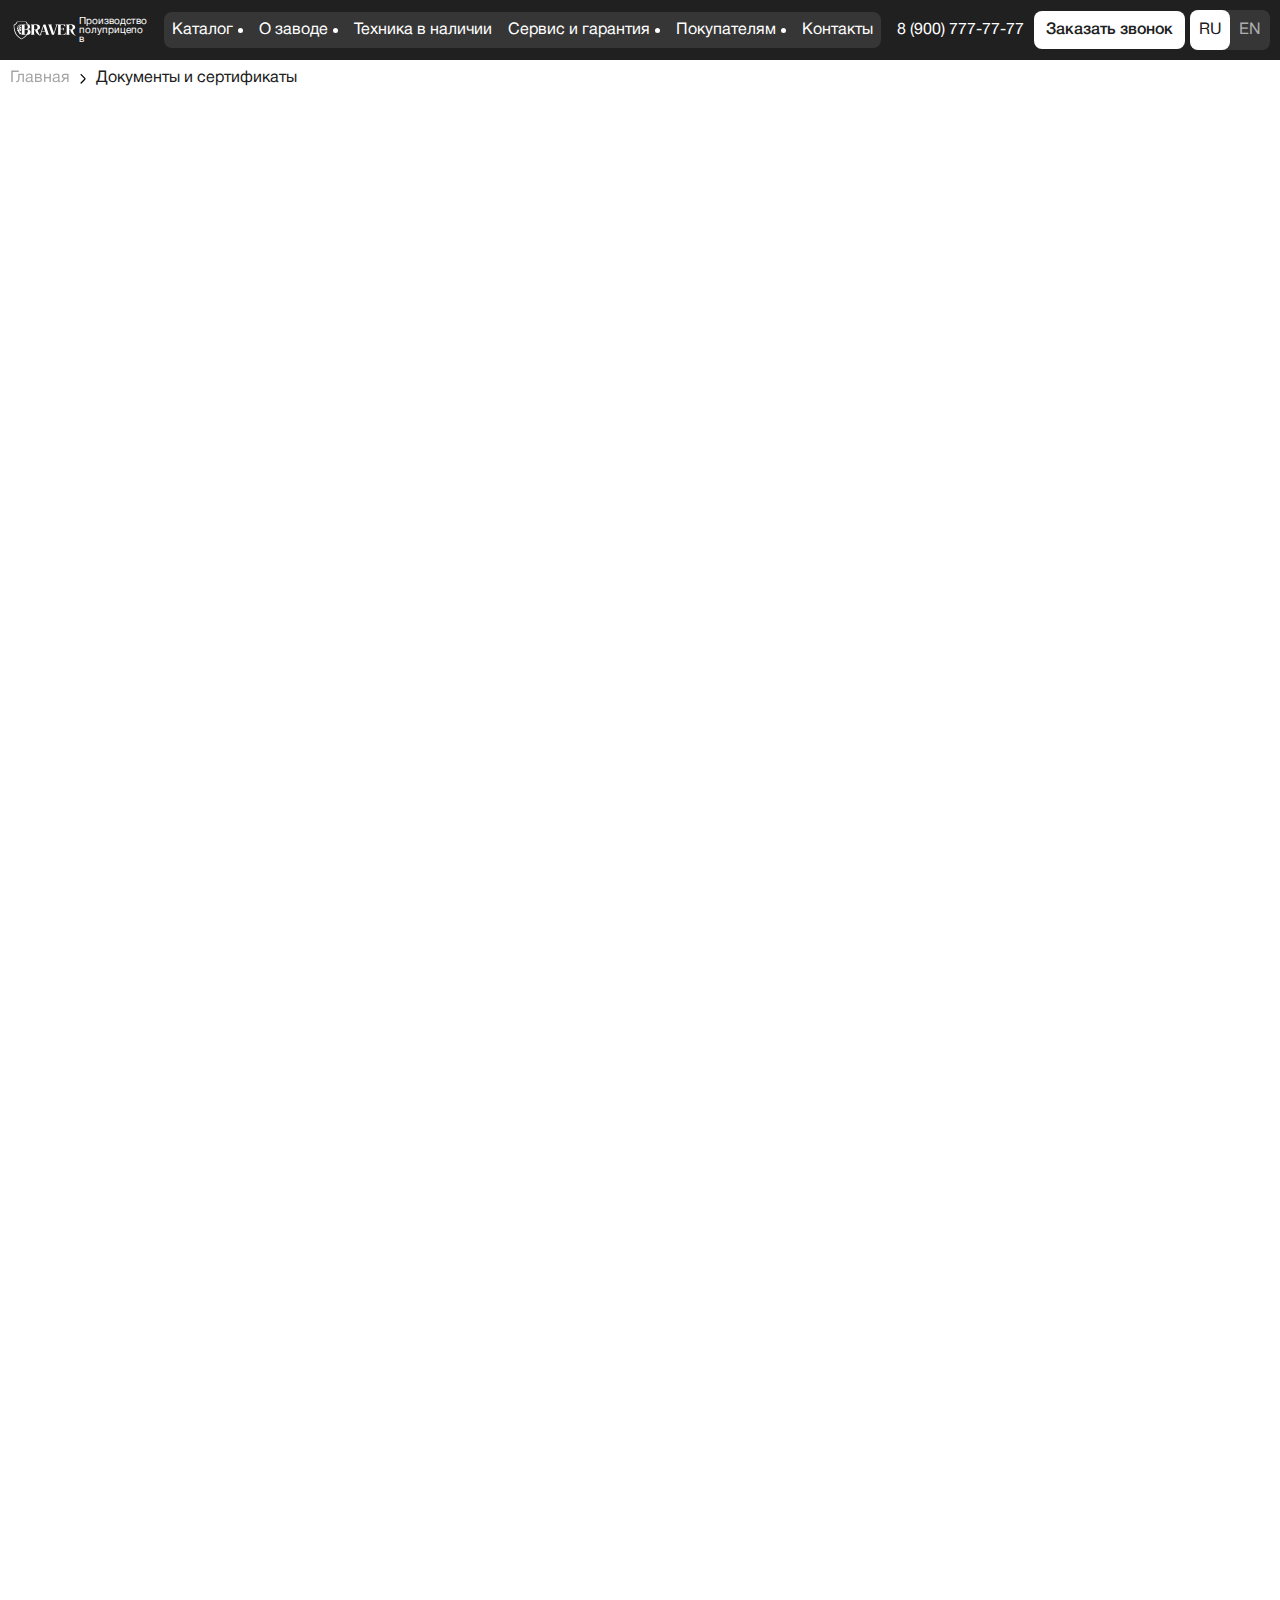
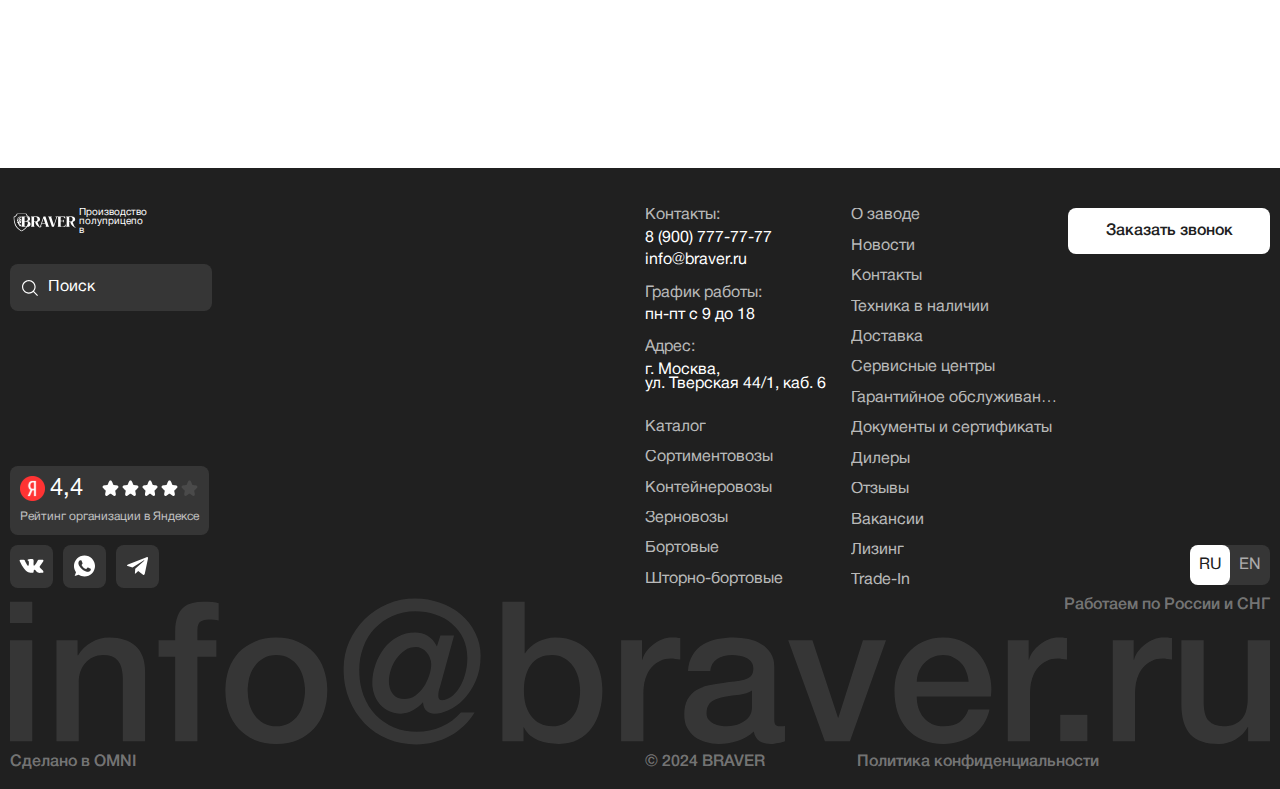
<file: docs.html>
<!DOCTYPE html>
<html lang="ru">

<head>
    <meta charset="UTF-8">
    <meta http-equiv="X-UA-Compatible" content="IE=edge">
    <meta name="viewport" content="width=device-width, initial-scale=1">
    <link type="image/x-icon" rel="shortcut icon" href="img/favicon/favicon.ico">
    <link type="image/png" sizes="32x32" rel="icon" href="img/favicon/favicon-32x32.png">
    <link type="image/png" sizes="192x192" rel="icon" href="img/favicon/android-icon-192x192.png">
    <link type="image/svg+xml" sizes="any" rel="icon" href="img/favicon/favicon.svg">
    <link sizes="120x120" rel="apple-touch-icon" href="img/favicon/apple-icon-120x120.png">
    <link sizes="180x180" rel="apple-touch-icon" href="img/favicon/apple-icon-180x180.png">
    <meta name="format-detection" content="telephone=no">
    <meta name="msapplication-TileImage" content="img/favicon/ms-icon-144x144.png">
    <meta name="theme-color" content="#ffffff">
    <link rel="preload" href="fonts/Helvetica-Neue-regular.woff2" as="font" type="font/woff2" crossorigin> 
    <link href="css/fancybox.min.css" type="text/css" rel="stylesheet">
    <link href="css/style.min.css" type="text/css" rel="stylesheet">
    <title>Документы и сертификаты</title>
</head>

<body>
    <div class="wrap">
        <!--header-->



<header class="header fixed-block">  

    <div class="container header__container">
        <div class="header__inner">
            <div class="logo">
                <a href="#">
                    <svg width="117" height="44" viewBox="0 0 117 44" xmlns="http://www.w3.org/2000/svg">
                        <mask id="mask0_208_3162" style="mask-type:luminance" maskUnits="userSpaceOnUse" x="5" y="7" width="29" height="32">
                        <path fill="white" d="M5.83447 7.06567H33.5635V38.0898H5.83447V7.06567Z"/>
                        </mask>
                        <g mask="url(#mask0_208_3162)">
                        <path d="M7.16986 14.2829C7.30453 16.074 7.62055 19.139 8.32999 22.1859C8.81846 24.2868 9.49304 26.3817 10.4186 28.03C11.7934 30.4799 13.7156 32.4274 15.5261 33.8817C17.1715 35.2037 18.7248 36.121 19.7019 36.6413C20.6743 36.124 22.2231 35.2096 23.8686 33.8892C25.6774 32.4365 27.6028 30.4858 28.9821 28.03C29.9032 26.3847 30.5778 24.2913 31.0648 22.1888C31.7725 19.1405 32.0901 16.074 32.2248 14.2829C30.4582 13.4722 29.206 12.4014 28.3242 11.2961C27.5165 10.284 27.0144 9.24181 26.7059 8.34999H12.6948C12.3303 9.40263 11.6981 10.6644 10.6061 11.839C9.76519 12.7474 8.64601 13.606 7.16986 14.2829ZM7.08674 22.4686C6.29577 19.0623 5.97963 15.6529 5.8647 13.9234L5.83447 13.4708L6.2564 13.2948C7.75364 12.6736 8.85783 11.8495 9.66537 10.9788C10.7635 9.79673 11.3291 8.52135 11.6165 7.53779L11.751 7.07764H27.6481L27.7843 7.53779C28.0339 8.39204 28.4936 9.46734 29.3225 10.5051C30.1557 11.5473 31.3733 12.5609 33.1383 13.2948L33.5602 13.4708L33.53 13.9234C33.415 15.6529 33.0974 19.0652 32.3079 22.4716C31.7982 24.6749 31.0828 26.8826 30.0953 28.6466C28.6222 31.2709 26.5804 33.3433 24.6672 34.8788C22.7645 36.4067 20.9738 37.4189 19.9938 37.9212L19.7003 38.07L19.41 37.9212C18.4239 37.4159 16.6316 36.4008 14.7274 34.8713C12.8112 33.3328 10.7725 31.2634 9.30547 28.6466C8.31475 26.8795 7.59788 24.6703 7.08674 22.4686Z"/>
                        </g>
                        <path d="M19.3267 12.6876H21.8656C24.5371 12.5296 25.2249 12.5034 25.6217 12.5034H26.0449C31.3084 12.5034 34.0594 13.9499 34.0594 16.6854C34.0594 18.0267 33.4247 19.0001 32.1815 19.6312C31.3352 20.052 30.7268 20.3152 29.0074 20.657C30.7268 20.8673 31.4674 21.1306 32.4463 21.6303C34.0331 22.498 34.9062 23.9445 34.9062 25.6281C34.9062 26.601 34.562 27.5744 33.9536 28.2845C32.7636 29.6787 31.0969 30.2308 27.8438 30.2308H19.3267V29.8624C20.1466 29.5207 20.3845 29.0999 20.3845 28.1265V14.7919C20.3845 13.8186 20.1466 13.3978 19.3267 13.056V12.6876ZM24.696 20.3414H25.9128C28.7427 20.3414 30.1711 19.1314 30.1711 16.7116C30.1711 14.5025 28.7959 13.1874 26.5475 13.1874C25.1986 13.1874 24.696 13.6082 24.696 14.7391V20.3414ZM24.696 21.2096V28.1003C24.696 29.1789 25.2249 29.5735 26.627 29.5735C27.3412 29.5735 27.9227 29.4683 28.399 29.2841C29.6953 28.7315 30.6211 27.1008 30.6211 25.3125C30.6211 22.6032 29.0601 21.2096 26.0186 21.2096H24.696Z"/>
                        <path d="M51.7 31.4147V31.993C46.4896 30.0205 43.9239 27.2851 42.6539 22.1302C42.4687 22.1564 42.3102 22.1564 42.2308 22.1564H41.8871C41.5697 22.1564 41.305 22.1564 40.8024 22.0774V28.1266C40.8024 29.1 41.0403 29.5208 41.8603 29.8625V30.2309H35.4067V29.8625C36.2267 29.5208 36.4646 29.1 36.4646 28.1266V14.792C36.4646 13.8187 36.2267 13.3979 35.4067 13.0561V12.6877H37.443C37.893 12.6877 38.713 12.6616 39.7972 12.5825C41.0671 12.5035 42.5218 12.4512 43.3944 12.4512C48.288 12.4512 50.9594 14.1604 50.9594 17.2905C50.9594 18.6579 50.351 19.9207 49.2137 20.7623C48.7379 21.1307 47.8911 21.4986 46.7011 21.867C48.1822 26.7329 50.0074 30.3623 51.7 31.4147ZM40.8024 15.0286V21.262C41.1466 21.2882 41.3845 21.3149 41.5697 21.3149H42.125C45.1138 21.3149 46.648 19.9469 46.648 17.3166C46.648 15.0024 44.8496 13.1875 42.6276 13.1875C41.3313 13.1875 40.8024 13.6873 40.8024 15.0286Z"/>
                        <path d="M53.92 24.6023L52.809 28.1264C52.7295 28.3107 52.7032 28.521 52.7032 28.7052C52.7032 29.3102 53.1 29.652 54.2373 29.889V30.2308H49.688V29.889C50.7195 29.5996 51.2485 29.1522 51.6453 28.1264L56.7767 12.5295H60.1624L65.1881 28.1264C65.5317 29.0998 66.008 29.6786 66.6428 29.889V30.2308H60.1887V29.889C60.7971 29.6786 61.035 29.4154 61.035 28.8894C61.035 28.6791 60.9824 28.4158 60.8766 28.1264L59.7393 24.6023H53.92ZM54.3431 23.5499H59.3951L56.8562 15.791L54.3431 23.5499Z"/>
                        <path d="M74.4703 30.2307H71.1114L65.9269 14.7918C65.5832 13.8184 65.1332 13.3186 64.4722 13.0293V12.6875H70.8999V13.0293C70.3704 13.2396 70.1062 13.5819 70.1062 14.0288C70.1062 14.2654 70.1589 14.5024 70.2646 14.7918L74.3913 27.2587L78.3323 14.7918C78.3854 14.6076 78.4117 14.4234 78.4117 14.2392C78.4117 13.5819 78.0412 13.2663 76.9039 13.0293V12.6875H81.3211V13.0293C80.3691 13.3186 79.8133 13.8184 79.4696 14.7918L74.4703 30.2307Z"/>
                        <path d="M93.487 12.6875L93.7781 16.0541H93.1697C92.3497 14.1602 91.186 13.3448 89.0961 13.3448H87.6678C86.4246 13.3448 85.922 13.7656 85.922 14.818V20.078H88.3293C90.0219 20.078 90.8682 19.5259 91.0534 18.2636H91.6092V22.7611H91.0534C90.974 21.4198 90.2071 20.841 88.3293 20.841H85.922V27.8898C85.922 29.2311 86.3983 29.5734 88.1704 29.5734H89.4666C91.9266 29.5734 93.3281 28.6262 94.1749 26.3905L94.7302 26.6009L93.7781 30.2307H80.5264V29.8623C81.3463 29.5205 81.5842 29.0998 81.5842 28.1264V14.7918C81.5842 13.8184 81.3463 13.3977 80.5264 13.0559V12.6875H93.487Z"/>
                        <path d="M111.286 31.4147V31.993C106.076 30.0205 103.51 27.2851 102.24 22.1302C102.055 22.1564 101.897 22.1564 101.817 22.1564H101.474C101.156 22.1564 100.891 22.1564 100.389 22.0774V28.1266C100.389 29.1 100.627 29.5208 101.447 29.8625V30.2309H94.9932V29.8625C95.8131 29.5208 96.051 29.1 96.051 28.1266V14.792C96.051 13.8187 95.8131 13.3979 94.9932 13.0561V12.6877H97.0295C97.4794 12.6877 98.2994 12.6616 99.3836 12.5825C100.654 12.5035 102.108 12.4512 102.981 12.4512C107.874 12.4512 110.546 14.1604 110.546 17.2905C110.546 18.6579 109.937 19.9207 108.8 20.7623C108.324 21.1307 107.478 21.4986 106.288 21.867C107.769 26.7329 109.594 30.3623 111.286 31.4147ZM100.389 15.0286V21.262C100.733 21.2882 100.971 21.3149 101.156 21.3149H101.711C104.7 21.3149 106.234 19.9469 106.234 17.3166C106.234 15.0024 104.436 13.1875 102.214 13.1875C100.918 13.1875 100.389 13.6873 100.389 15.0286Z"/>
                        <mask id="mask1_208_3162" style="mask-type:luminance" maskUnits="userSpaceOnUse" x="15" y="12" width="5" height="5">
                        <path fill="white" d="M15.3506 12.3884H19.2605V16.4041H15.3506V12.3884Z"/>
                        </mask>
                        <g mask="url(#mask1_208_3162)">
                        <path d="M15.9924 13.1404L16.0335 13.2591C16.0766 13.4244 16.1354 13.5839 16.1881 13.7453L16.2196 13.8211L16.2274 13.8581C16.243 13.893 16.2567 13.93 16.2684 13.9669L16.3488 14.0039C16.4466 14.0215 16.5466 14.0234 16.6425 14.0389C16.7893 14.0584 16.9284 14.1128 17.0733 14.1361C17.2182 14.1595 17.3787 14.1984 17.5275 14.2412C17.5433 14.354 17.555 14.4688 17.5863 14.5795C17.6176 14.6904 17.6294 14.8286 17.6646 14.9492C17.6999 15.0697 17.7156 15.1824 17.7372 15.2991L17.7586 15.3595C17.7743 15.4548 17.7959 15.55 17.8135 15.6454C17.9064 15.6894 17.9965 15.7386 18.0837 15.7931C18.3501 15.9545 18.6164 16.116 18.8944 16.256C18.9982 16.3143 19.1079 16.3669 19.2254 16.3941C19.3429 16.4213 19.4701 16.33 19.5856 16.2793C19.8206 16.1705 20.0379 16.0304 20.2651 15.9059C20.3826 15.8339 20.4962 15.7563 20.6156 15.6901C20.6606 15.6625 20.7024 15.6307 20.741 15.5948C20.7587 15.4689 20.7834 15.3445 20.8154 15.2213C20.8663 15.0152 20.9192 14.8091 20.9544 14.599L20.9661 14.5446C20.9857 14.4649 20.9916 14.3851 21.0132 14.3073L21.019 14.2509C21.113 14.2081 21.2168 14.1945 21.3186 14.175C21.4557 14.142 21.5947 14.1167 21.7319 14.0798C21.9198 14.0312 22.1156 14.0155 22.3055 13.9727C22.3368 13.8308 22.3936 13.6967 22.4308 13.5546C22.4994 13.364 22.5484 13.1696 22.6091 12.9771C22.6482 12.8934 22.6482 12.7864 22.7187 12.7222C22.8577 12.6659 22.9987 12.6114 23.1339 12.5414V12.3916C22.9361 12.4266 22.7325 12.4247 22.5346 12.4655C22.3368 12.5064 22.0999 12.5005 21.8865 12.5433C21.673 12.5861 21.4792 12.5687 21.2795 12.6037C21.1698 12.6016 21.0622 12.6308 20.9525 12.6289L20.9309 12.6445L20.7683 12.6523C20.6862 12.6697 20.602 12.6697 20.5216 12.6892C20.4413 12.7086 20.3238 12.6989 20.226 12.7164C20.0027 12.734 19.7755 12.7417 19.5543 12.7787C19.4701 12.7826 19.3878 12.7864 19.3056 12.7961C18.9844 12.7864 18.6652 12.734 18.346 12.7203C18.2149 12.7028 18.0798 12.7067 17.9525 12.6717C17.5923 12.6562 17.2377 12.5784 16.8755 12.5667C16.7502 12.5491 16.6248 12.5453 16.5015 12.5141C16.3272 12.5025 16.1549 12.4772 15.9806 12.4675C15.7848 12.4266 15.5851 12.415 15.3873 12.4131L15.3618 12.5064C15.5361 12.6134 15.73 12.6814 15.9043 12.7864C15.9218 12.9051 15.963 13.0218 15.9924 13.1404Z"/>
                        </g>
                        <mask id="mask2_208_3162" style="mask-type:luminance" maskUnits="userSpaceOnUse" x="11" y="13" width="9" height="18">
                        <path fill="white" d="M11.3276 13.8911H19.2602V30.3281H11.3276V13.8911Z"/>
                        </mask>
                        <g mask="url(#mask2_208_3162)">
                        <path d="M26.7443 22.8275C26.5916 22.701 26.4879 22.526 26.3331 22.4016C26.1687 22.2285 25.9983 22.0593 25.8241 21.896C25.6869 21.7501 25.5401 21.61 25.403 21.4642C25.4304 21.3903 25.4872 21.332 25.5225 21.2619C25.6066 21.1044 25.7202 20.9623 25.8025 20.8049C25.8848 20.6474 25.9807 20.5481 26.0493 20.4081C26.1178 20.268 26.2098 20.1281 26.3077 19.9997C26.4154 19.8403 26.5133 19.675 26.619 19.5135C26.713 19.389 26.7816 19.249 26.8795 19.1265C26.9774 19.0039 27.0831 18.8251 27.1928 18.6811L27.187 18.6499C27.0577 18.5975 26.946 18.51 26.8149 18.4614C26.5584 18.3213 26.2882 18.2085 26.0258 18.0782C25.7241 17.9284 25.4109 17.8078 25.1191 17.6425C24.9957 17.5862 24.8723 17.5297 24.7431 17.4811C24.7431 17.7689 24.7901 18.0548 24.7803 18.3427C24.7278 18.2843 24.6795 18.2228 24.6354 18.1579C24.5375 18.0062 24.4004 17.8837 24.2966 17.7359C24.1929 17.5881 24.0597 17.4383 23.9618 17.2749C23.8212 17.0999 23.6906 16.9178 23.5702 16.7285C23.4527 16.5671 23.3254 16.4115 23.2137 16.2462C23.112 16.1177 23.0023 16.0011 22.9122 15.8669L22.971 15.8378L23.0219 15.8338L23.0414 15.8202C23.0958 15.8114 23.1493 15.799 23.202 15.7832C23.3137 15.7561 23.4273 15.7424 23.5349 15.7054C23.7072 15.6724 23.8776 15.6218 24.0519 15.5966C24.2262 15.5713 24.3633 15.5207 24.5199 15.4896L24.5728 15.4799C24.646 15.4602 24.7205 15.4465 24.796 15.4391C24.8058 15.6919 24.8548 15.9427 24.8587 16.1975C24.89 16.5087 24.9194 16.8179 24.939 17.1292C24.9703 17.1874 24.9997 17.2517 25.0584 17.2846C25.1172 17.3177 25.2053 17.3216 25.2777 17.345C25.3502 17.3683 25.4716 17.3916 25.5558 17.4461L25.6439 17.4499C25.6843 17.419 25.7267 17.3912 25.7712 17.3663L25.7908 17.308C25.7673 17.2167 25.7595 17.1213 25.7418 17.0299C25.6988 16.8568 25.6988 16.6779 25.6576 16.5048C25.6445 16.4484 25.638 16.3915 25.638 16.3337L25.6224 16.3122C25.6086 16.0964 25.5617 15.8844 25.5401 15.6685C25.5301 15.556 25.5132 15.4445 25.4891 15.334C25.4755 15.2057 25.4617 15.0773 25.4403 14.9509C25.4226 14.8712 25.3541 14.8244 25.2915 14.7797C25.1024 14.6243 24.9262 14.4559 24.7626 14.2741C24.6354 14.1593 24.5238 14.031 24.4004 13.9123L24.2829 13.9337C24.0676 13.9921 23.8424 13.9998 23.6329 14.0776L23.5839 14.0854C23.2843 14.1768 22.9768 14.2429 22.6753 14.3304C22.5069 14.379 22.3365 14.4239 22.1661 14.4647L22.127 14.4783C22.0369 14.5016 21.9449 14.5191 21.8548 14.5366C21.7177 14.5892 21.565 14.5813 21.4318 14.6475L21.426 14.7117C21.3946 14.8964 21.3672 15.0812 21.3202 15.262C21.3124 15.3535 21.2908 15.4449 21.2888 15.5363L21.3437 15.5479C21.5199 15.6822 21.6747 15.8436 21.8391 15.9913C21.9684 16.0964 22.078 16.2209 22.2034 16.3298C22.3287 16.4386 22.4148 16.5106 22.5147 16.606C22.6557 16.7324 22.7908 16.8646 22.9416 16.9794C23.0924 17.0941 23.2412 17.1991 23.3666 17.3372C23.4331 17.4052 23.4644 17.4948 23.5251 17.5666C23.5858 17.6386 23.6171 17.7418 23.6798 17.8215C23.7424 17.9012 23.811 18.0296 23.8815 18.1307C23.9521 18.2318 24.0108 18.3368 24.0851 18.4322C24.2359 18.6227 24.3594 18.8328 24.5043 19.0273C24.6138 19.1692 24.6922 19.3307 24.8058 19.4687C24.8861 19.5602 24.9488 19.6651 25.0211 19.7625C24.9311 19.8693 24.841 19.9763 24.747 20.0795C24.5669 20.307 24.375 20.5268 24.1851 20.7465C23.9951 20.9974 23.7679 21.2172 23.5839 21.4719C23.4802 21.6022 23.3685 21.7228 23.2705 21.8571C23.1727 21.9912 23.0708 22.0748 22.9827 22.1935C22.828 22.3899 22.6596 22.5766 22.5147 22.7808C22.4481 22.8897 22.4285 23.0161 22.3777 23.1309C22.3404 23.2164 22.3228 23.3078 22.2857 23.3916C22.2269 23.5665 22.176 23.7454 22.1054 23.9167L22.0996 23.9535L22.0682 24.0313C22.0428 24.111 22.0212 24.1908 21.9918 24.2686L21.9801 24.3036C21.9292 24.4689 21.8607 24.6284 21.8039 24.7918C21.7471 24.9551 21.708 25.0776 21.6609 25.2216L21.6374 25.278C21.6041 25.3947 21.6061 25.5153 21.5826 25.6339C21.5748 25.7195 21.5767 25.807 21.5709 25.8944L21.5748 25.8789C21.5493 26.1279 21.5532 26.3808 21.4925 26.6239C21.4063 26.5927 21.3378 26.5304 21.2614 26.4799C21.1932 26.4319 21.1305 26.3774 21.0735 26.3165C20.7875 26.4923 20.4872 26.6394 20.1727 26.758C19.9867 26.8513 19.7948 26.9253 19.6068 27.0128C19.5011 27.0517 19.4051 27.1178 19.2935 27.1392C19.2171 27.1334 19.1505 27.0945 19.0821 27.0652C18.9136 26.9836 18.7335 26.9272 18.5709 26.8358C18.2262 26.6919 17.866 26.5635 17.5664 26.3359C17.4352 26.4196 17.2961 26.4974 17.1747 26.5947C17.1278 26.5577 17.0827 26.5227 17.0358 26.4877C17.0123 26.1104 17.0004 25.733 16.9535 25.3596L16.9378 25.3422V25.2838C16.8751 25.1322 16.8399 24.9688 16.7773 24.8171L16.7361 24.7198C16.6773 24.5254 16.6069 24.3328 16.5404 24.1403L16.5011 24.0392C16.4678 23.9477 16.4424 23.8544 16.4032 23.7649C16.3895 23.7202 16.3778 23.6734 16.3661 23.6287L16.3386 23.5958C16.3207 23.5211 16.2953 23.4491 16.2622 23.3798C16.2171 23.2281 16.1644 23.0784 16.1115 22.9286C16.0703 22.81 15.994 22.7108 15.9117 22.6174C15.7962 22.4852 15.6983 22.3373 15.5808 22.2051C15.3556 21.9465 15.1403 21.682 14.9287 21.4136C14.5821 20.9877 14.2199 20.5773 13.8674 20.1552C13.7577 20.0249 13.6402 19.9005 13.5404 19.7644C13.6637 19.5873 13.8106 19.4279 13.9183 19.2412C14.0162 19.0973 14.1239 18.9592 14.216 18.8114C14.3256 18.6207 14.4803 18.4633 14.5919 18.2746C14.6762 18.156 14.7485 18.0315 14.8386 17.9168C14.9287 17.802 15.0051 17.6406 15.0893 17.5045C15.2107 17.2983 15.4163 17.1679 15.5945 17.0163C15.761 16.8977 15.8921 16.7401 16.0527 16.6157C16.272 16.4115 16.4933 16.2112 16.7087 16.0031C16.8967 15.8378 17.0729 15.6607 17.2707 15.509C17.2531 15.4176 17.2414 15.3243 17.2257 15.2329C17.1728 15.0384 17.1611 14.8362 17.1101 14.6397C17.0024 14.6066 16.8889 14.5931 16.7792 14.5755C16.6695 14.558 16.511 14.5172 16.3778 14.4802C16.1957 14.4297 16.0115 14.3869 15.8295 14.3343L15.7805 14.313C15.7217 14.2954 15.661 14.2818 15.6023 14.2663C15.4809 14.2216 15.3537 14.204 15.2323 14.1671C15.1109 14.1301 14.9679 14.103 14.8406 14.0562C14.6786 14.0135 14.5148 13.9798 14.349 13.9551L14.2708 13.9337C14.2385 13.9242 14.206 13.9165 14.1728 13.9104C14.0456 14.0037 13.9417 14.1262 13.8283 14.2371C13.6696 14.3908 13.5227 14.5561 13.3543 14.7019C13.2878 14.7564 13.2349 14.8284 13.1625 14.8789C13.1331 14.9041 13.0899 14.9256 13.0938 14.9684C13.0919 15.0656 13.086 15.1629 13.086 15.2581L13.0704 15.2835C13.0684 15.3884 13.0351 15.4877 13.0273 15.5907C13.0156 15.6646 13.0137 15.7385 12.996 15.8124C12.9937 15.8642 12.9871 15.9153 12.9764 15.9661C12.947 16.1392 12.9294 16.3161 12.8981 16.4893C12.8668 16.6623 12.8452 16.7829 12.8276 16.9327C12.8094 16.9904 12.7977 17.0494 12.7923 17.1096C12.7806 17.2302 12.7513 17.3508 12.7513 17.4733L12.8804 17.4189C13.0293 17.3975 13.186 17.3955 13.3269 17.3372L13.37 17.3294L13.5071 17.2885L13.5579 17.2691C13.5717 17.1038 13.6128 16.9424 13.6225 16.7771C13.6461 16.5379 13.6873 16.2987 13.7029 16.0575C13.7186 15.8163 13.7322 15.6336 13.7558 15.4234C13.8164 15.4429 13.8791 15.4604 13.9417 15.478C14.165 15.5246 14.3883 15.5732 14.6134 15.616C14.8386 15.6588 15.1148 15.7405 15.3693 15.7813L15.428 15.8047C15.5015 15.8227 15.576 15.8357 15.6513 15.8436C15.5976 15.9221 15.5389 15.9967 15.475 16.0672C15.3144 16.2909 15.1461 16.5067 14.9835 16.7285C14.8211 16.9502 14.6565 17.17 14.5097 17.4033C14.4412 17.5006 14.357 17.5881 14.2883 17.6853C14.2014 17.8057 14.1074 17.9205 14.0064 18.0296C13.9104 18.1365 13.838 18.2611 13.7342 18.3621C13.7342 18.1949 13.7636 18.0296 13.7871 17.8643C13.7945 17.7344 13.8095 17.6053 13.8322 17.4772C13.65 17.5589 13.4562 17.6192 13.2839 17.7203C13.1115 17.8215 12.9079 17.8934 12.7179 17.9771C12.528 18.0607 12.3263 18.1773 12.1226 18.263C11.8505 18.3776 11.5959 18.5255 11.3276 18.6461C11.3864 18.7219 11.4353 18.8056 11.4881 18.8853C11.5861 19.0253 11.6801 19.1673 11.7721 19.3092C11.8192 19.3812 11.8818 19.4435 11.9229 19.5193C12.06 19.7799 12.2479 20.0094 12.3948 20.2642C12.5416 20.5189 12.6846 20.7446 12.8433 20.9799C12.9215 21.1141 13.0254 21.2327 13.0977 21.3709C13.1115 21.4038 13.1487 21.4369 13.1271 21.4739C13.0664 21.5789 12.9705 21.6548 12.8843 21.7384C12.712 21.9115 12.5338 22.0807 12.3596 22.2518C12.2911 22.3315 12.2205 22.4093 12.1442 22.4832C12.0678 22.5572 11.9836 22.6739 11.8896 22.7556C11.7956 22.8372 11.684 22.9772 11.5607 23.0647L11.5548 23.1212C11.6449 23.1367 11.733 23.1601 11.8231 23.1775C11.9131 23.1951 12.06 23.2261 12.1775 23.2592L12.2362 23.2807C12.3282 23.3001 12.4183 23.3254 12.5103 23.3507C12.6023 23.3759 12.7101 23.3817 12.804 23.4148C13.0156 23.479 13.2349 23.516 13.4503 23.5685L13.5266 23.5898C13.6134 23.6039 13.699 23.6233 13.7832 23.6482C13.8448 23.665 13.9075 23.6766 13.9711 23.6833C13.7968 23.9711 13.7048 24.2978 13.5404 24.5914C13.5149 24.6362 13.4718 24.6868 13.5051 24.7393C13.5991 24.9143 13.6813 25.0972 13.7616 25.2799C13.9458 25.5542 14.1141 25.84 14.2883 26.1201C14.4705 26.3613 14.6017 26.6336 14.7799 26.8786C14.84 26.9927 14.9013 27.1061 14.9639 27.2189C14.9718 26.9681 14.966 26.7191 14.9738 26.4683C14.9894 26.3477 14.9855 26.2252 14.9953 26.1026C15.0129 26.015 14.9992 25.9275 15.0207 25.84C15.0364 25.5172 15.0541 25.1963 15.0775 24.8734C15.0835 24.8365 15.0775 24.7937 15.1069 24.7666C15.2087 24.64 15.3399 24.5428 15.4535 24.4281C15.5671 24.3133 15.663 24.2492 15.7571 24.1461C15.851 24.0431 15.9313 23.9963 16.0156 23.9186C16.0115 23.9846 16.0135 24.0528 15.9959 24.1169C15.9813 24.1988 15.9708 24.2811 15.9646 24.364C15.9254 24.4709 15.9195 24.5856 15.8979 24.6965C15.8901 24.7236 15.8823 24.749 15.8745 24.7762L15.8706 24.8345L15.8549 24.8579C15.8432 24.9863 15.8197 25.1146 15.802 25.241L15.7785 25.3188C15.759 25.4219 15.7433 25.5269 15.7198 25.63C15.6964 25.733 15.6767 25.8984 15.6493 26.0307C15.6288 26.1036 15.6125 26.1775 15.6003 26.2523C15.5808 26.4294 15.526 26.6005 15.4927 26.7755L15.4711 26.8339C15.4515 26.9117 15.434 26.9895 15.4163 27.0692L15.3928 27.1275C15.383 27.1858 15.3634 27.2442 15.3615 27.3025C15.3908 27.4134 15.4574 27.5087 15.5103 27.6079C15.5632 27.7071 15.6376 27.8355 15.6923 27.954C15.7566 28.0492 15.812 28.149 15.8588 28.2536C15.9528 28.3975 16.0156 28.5589 16.1154 28.697C16.2152 28.8351 16.2759 28.9926 16.3581 29.1385C16.3922 29.2087 16.4299 29.2768 16.4717 29.3427L16.4836 29.3778C16.5736 29.51 16.6402 29.6578 16.7244 29.7939C16.7322 29.7395 16.7419 29.685 16.7538 29.6325L16.7773 29.5566C16.7831 29.5314 16.789 29.5042 16.7948 29.4788L16.8125 29.4167L16.8261 29.403C16.8422 29.2961 16.8644 29.1904 16.8928 29.0859C16.9261 28.9732 16.9358 28.8546 16.979 28.7437L17.0298 28.5511C17.2961 28.7729 17.5742 28.9829 17.8543 29.1852C17.9325 29.2435 17.9932 29.3213 18.0735 29.3758C18.1539 29.4302 18.2674 29.5313 18.3731 29.5975C18.4577 29.6504 18.5354 29.7121 18.6061 29.7823C18.7296 29.899 18.8804 29.9865 19.0076 30.1012C19.0977 30.1712 19.1799 30.2529 19.268 30.3248C19.3326 30.2704 19.3933 30.2101 19.46 30.1576C19.6499 30.0156 19.8242 29.8562 20.0142 29.7142C20.1492 29.5917 20.3079 29.5003 20.4429 29.3797C20.5781 29.2591 20.7602 29.1229 20.9266 29.0043C21.1205 28.8526 21.3163 28.7029 21.5199 28.5648C21.5395 28.6426 21.5572 28.7184 21.5787 28.7962L21.6022 28.8546C21.6179 28.9382 21.6296 29.0238 21.6512 29.1074C21.7001 29.2241 21.706 29.3524 21.7315 29.4769L21.751 29.5372C21.7706 29.6209 21.7862 29.7064 21.8039 29.792L21.8333 29.7823C21.8529 29.7298 21.8776 29.6799 21.9077 29.6325C22.0311 29.4672 22.1074 29.2746 22.2112 29.0977C22.315 28.9206 22.4325 28.697 22.552 28.5025C22.7712 28.0844 23.012 27.678 23.2137 27.2501C23.1903 27.2034 23.1688 27.1567 23.1472 27.1081C23.0904 26.8961 23.0395 26.6802 22.9945 26.4663C22.9612 26.3301 22.9573 26.1901 22.922 26.0539C22.8867 25.9178 22.8731 25.7409 22.83 25.5892C22.7869 25.4374 22.785 25.3325 22.7576 25.204C22.7301 25.0757 22.7203 24.928 22.6811 24.7937C22.642 24.6595 22.6381 24.4786 22.595 24.3231C22.552 24.1675 22.546 24.0489 22.5323 23.9107C22.6322 24.0003 22.7301 24.0917 22.8358 24.1714C22.9474 24.2939 23.0826 24.3911 23.2001 24.5078C23.2999 24.5953 23.388 24.6965 23.4919 24.7782C23.4919 24.959 23.5134 25.138 23.5154 25.3188C23.5295 25.4468 23.5354 25.5752 23.5329 25.7039L23.5506 25.7253C23.5506 25.8206 23.5467 25.9178 23.5623 26.0112C23.5917 26.4118 23.5917 26.8124 23.5956 27.2131C23.6193 27.187 23.6396 27.1586 23.6564 27.1275C23.6858 27.0128 23.7523 26.9136 23.813 26.8144C23.9188 26.6316 24.0499 26.4625 24.1517 26.2757C24.3182 26.0462 24.4572 25.7992 24.6099 25.5619C24.6648 25.486 24.6981 25.3966 24.7548 25.3207C24.8743 25.1632 24.9213 24.9688 25.0075 24.7937C25.0271 24.7509 25.0505 24.7062 25.0388 24.6576C25.0271 24.609 24.9762 24.5293 24.9507 24.4631C24.9252 24.3969 24.8782 24.3152 24.8508 24.2395C24.8077 24.0839 24.7079 23.9516 24.657 23.798L24.6021 23.6833C24.7509 23.6502 24.8998 23.6151 25.0486 23.584L25.1289 23.5627C25.2053 23.5432 25.2835 23.5276 25.3619 23.5121C25.4774 23.4752 25.5969 23.4576 25.7163 23.4363L25.7751 23.4129C25.8671 23.3916 25.9591 23.3759 26.0493 23.3526L26.1061 23.3312C26.2054 23.3142 26.3034 23.2908 26.3998 23.2612C26.5173 23.2281 26.6367 23.2067 26.7542 23.1756L26.952 23.1367L27.0381 23.1289C26.9441 23.02 26.8344 22.9325 26.7443 22.8275Z"/>
                        </g>
                        <mask id="mask3_208_3162" style="mask-type:luminance" maskUnits="userSpaceOnUse" x="14" y="16" width="6" height="9">
                        <path fill="white" d="M14.2271 16.5281H19.2601V24.4703H14.2271V16.5281Z"/>
                        </mask>
                        <g mask="url(#mask3_208_3162)">
                        <path d="M22.5811 21.3748C22.771 21.2211 22.9492 21.0519 23.149 20.908C23.2136 20.8633 23.2664 20.805 23.3252 20.7524C23.431 20.6571 23.5524 20.5774 23.6522 20.4742C23.7521 20.3712 23.8735 20.2934 23.9812 20.198C24.0889 20.1028 24.177 20.0308 24.2789 19.953C24.1966 19.8344 24.0928 19.7314 24.0027 19.6185C23.9126 19.5057 23.7834 19.3793 23.6856 19.251C23.5426 19.0565 23.3585 18.8912 23.2586 18.6676C23.2097 18.5489 23.147 18.4361 23.0961 18.3175C23.0667 18.2532 23.0373 18.1852 22.9825 18.1386C22.8729 18.0393 22.7749 17.9284 22.6574 17.839C22.4629 17.6613 22.2632 17.4896 22.0583 17.3236C21.9691 17.2378 21.8757 17.1568 21.7782 17.0805C21.6294 16.9697 21.4923 16.8451 21.3514 16.7266C21.2828 16.6701 21.2065 16.6196 21.1418 16.5573L21.1105 16.5515C20.7425 16.7549 20.3627 16.9331 19.9708 17.0863C19.7397 17.166 19.5224 17.2769 19.2992 17.3742C19.2013 17.3723 19.1171 17.3158 19.027 17.2866C18.7039 17.1213 18.3515 17.0222 18.0284 16.8569C17.8267 16.7576 17.6191 16.6682 17.4252 16.5496C17.0845 16.8472 16.7261 17.1213 16.3873 17.4209C16.2268 17.5454 16.078 17.6834 15.9252 17.8177C15.8077 17.9013 15.7118 18.0082 15.6021 18.0997C15.533 18.1588 15.484 18.2314 15.4552 18.3175C15.4298 18.3875 15.3887 18.4497 15.3593 18.5178C15.3006 18.6287 15.2654 18.7531 15.185 18.8523C15.001 19.0837 14.813 19.3133 14.6132 19.533C14.5039 19.6717 14.385 19.802 14.2568 19.9239L14.2648 19.9491C14.4527 20.0873 14.6153 20.2565 14.7974 20.4024C14.9011 20.4781 14.9833 20.5793 15.0852 20.659C15.2889 20.8127 15.469 20.9955 15.6805 21.1414C15.8919 21.2872 16.0839 21.4623 16.2679 21.6431C16.4167 21.7734 16.5616 21.9115 16.7183 22.034C16.6909 22.2305 16.6322 22.4211 16.6028 22.6174C16.5571 22.784 16.5264 22.9533 16.5108 23.1251C16.6478 23.2399 16.8279 23.2826 16.9827 23.3701L17.014 23.4499L17.0296 23.5258C17.0767 23.6715 17.0786 23.8291 17.1257 23.975C17.1471 24.0664 17.1687 24.1598 17.2058 24.2473C17.2431 24.3348 17.249 24.3756 17.2685 24.4398C17.3626 24.3445 17.4624 24.2512 17.5505 24.1519C17.5466 24.0722 17.5603 23.9692 17.4918 23.9108C17.6876 23.8291 17.8913 23.7669 18.0851 23.6775C18.279 23.5879 18.4846 23.5024 18.6863 23.4187C18.8508 23.339 19.0152 23.2612 19.1875 23.1971C19.2287 23.1795 19.2756 23.1524 19.3207 23.1795C19.4637 23.2437 19.6106 23.304 19.7535 23.3721C20.008 23.4849 20.2626 23.5919 20.5191 23.7007C20.666 23.765 20.8129 23.8447 20.9754 23.8583C21.0008 23.9692 20.9949 24.0839 21.042 24.1889C21.0889 24.294 21.1105 24.3776 21.1966 24.4339C21.275 24.3445 21.3279 24.2356 21.3709 24.1267C21.4141 24.0178 21.4219 23.9556 21.459 23.8759C21.4806 23.7261 21.4865 23.5743 21.5061 23.4226C21.6705 23.302 21.8761 23.2496 22.0387 23.1232C22.0406 23.0026 22.0074 22.8878 21.9916 22.7692C21.9408 22.6583 21.9348 22.5338 21.9075 22.4152C21.8879 22.3414 21.8585 22.2713 21.835 22.2013C21.8272 22.1604 21.7959 22.1157 21.8057 22.0749C22.0602 21.8376 22.3148 21.5984 22.5811 21.3748ZM21.6314 19.7547C21.5433 19.7956 21.4571 19.8422 21.367 19.8753C21.277 19.9083 21.2241 19.8694 21.1595 19.8986C21.0595 19.9919 20.9852 20.1067 20.9029 20.2137C20.8207 20.3207 20.7325 20.4295 20.6444 20.5346C20.6508 20.5809 20.6612 20.6262 20.6757 20.6707C20.6993 20.8536 20.7247 21.0382 20.76 21.2192C20.7639 21.3261 20.7639 21.4331 20.7698 21.5401L20.7932 21.6023C20.7971 21.6412 20.8442 21.6957 20.7992 21.7267C20.664 21.7385 20.5269 21.7248 20.3919 21.7306C20.2097 21.9135 20.0021 22.0652 19.8201 22.2499C19.658 22.4359 19.4798 22.6051 19.2855 22.7575C19.2072 22.6953 19.1171 22.6505 19.0446 22.5805C18.937 22.4717 18.8292 22.3666 18.7314 22.2499C18.5472 22.0943 18.3886 21.9115 18.1928 21.7714C18.0743 21.7491 17.9549 21.74 17.8345 21.7443L17.7874 21.6839C17.7855 21.5595 17.7835 21.437 17.7894 21.3144C17.8005 21.2429 17.8063 21.1709 17.8071 21.0986L17.8247 21.081C17.8384 20.871 17.8893 20.6629 17.8874 20.451C17.7633 20.3636 17.6641 20.254 17.5898 20.1223C17.5623 20.0755 17.5408 20.0269 17.5036 19.988C17.4663 19.9491 17.3626 19.9162 17.2862 19.8947C17.1784 19.8636 17.0786 19.8169 16.9748 19.778C16.8711 19.7391 16.7575 19.6769 16.6458 19.6361C16.6048 19.6224 16.5616 19.6088 16.5322 19.5777C16.3188 19.3638 16.1485 19.1129 15.9526 18.8834C15.937 18.8639 15.9154 18.8387 15.9312 18.8114C15.9957 18.687 16.0956 18.5898 16.1936 18.4905C16.2463 18.4322 16.3344 18.4342 16.3932 18.3836C16.5029 18.3777 16.6067 18.4127 16.7124 18.4342L16.8417 18.4731L16.9004 18.4924C17.0199 18.541 17.1491 18.5586 17.2725 18.6014L17.4114 18.6481L17.4702 18.6676C17.5721 18.7084 17.6798 18.7317 17.7855 18.7667L17.8286 18.7725L17.8677 18.8134C17.8825 18.8941 17.9014 18.9738 17.9245 19.0526C17.9461 19.1751 17.9617 19.2996 17.9813 19.4221C18.0303 19.5602 18.0263 19.708 18.0518 19.8481C18.0636 19.887 18.0714 19.9259 18.0812 19.9667C18.1105 20.2059 18.1459 20.4452 18.1576 20.6863C18.1498 20.7562 18.1439 20.8263 18.1301 20.8963C18.1282 21.0694 18.0792 21.2386 18.0812 21.4117C18.602 21.4097 19.121 21.4195 19.6419 21.4137C19.9337 21.4137 20.2254 21.4097 20.5172 21.4137C20.5034 21.3709 20.4917 21.3301 20.4781 21.2872C20.4643 21.2444 20.4721 21.2386 20.4701 21.2134C20.4369 21.0519 20.4232 20.8886 20.4036 20.7252C20.39 20.6006 20.4036 20.4742 20.4291 20.3537C20.4545 20.2331 20.4545 20.0795 20.4859 19.9472C20.5171 19.7818 20.54 19.6151 20.5544 19.4474L20.5701 19.426L20.5759 19.3677C20.6092 19.1927 20.6347 19.0137 20.6738 18.8387L20.6954 18.794C20.8109 18.7433 20.9323 18.7162 21.0537 18.6811L21.091 18.6714L21.1497 18.65L21.228 18.6248C21.4826 18.547 21.7391 18.475 21.9957 18.4049C22.0719 18.3777 22.1503 18.4069 22.2287 18.4088C22.4127 18.4808 22.5909 18.6306 22.6066 18.8406C22.5889 18.9593 22.5067 19.0526 22.4244 19.1343C22.305 19.2626 22.2013 19.4066 22.068 19.5213C22.0356 19.5537 22.0063 19.5887 21.9799 19.6263L21.9309 19.6419C21.8174 19.6439 21.7292 19.7118 21.6314 19.7547Z"/>
                        </g>
                        <path d="M17.1141 18.9378C17.0553 18.8561 16.9456 18.8426 16.8615 18.7978C16.7283 18.7317 16.5854 18.6947 16.4405 18.6616C16.3714 18.6953 16.3003 18.7239 16.2271 18.7473C16.2584 18.8153 16.3113 18.8698 16.3621 18.9242C16.4405 19.0214 16.5188 19.1187 16.5971 19.2159C16.6441 19.2763 16.7205 19.2996 16.791 19.3229C16.9187 19.3835 17.0512 19.4308 17.1885 19.4649C17.2206 19.4737 17.2531 19.4759 17.286 19.4715C17.3191 19.467 17.3498 19.4565 17.3784 19.4396C17.3784 19.4027 17.3784 19.3657 17.3765 19.3288C17.308 19.1848 17.2022 19.0682 17.1141 18.9378Z"/>
                        <mask id="mask4_208_3162" style="mask-type:luminance" maskUnits="userSpaceOnUse" x="17" y="24" width="3" height="3">
                        <path fill="white" d="M17.4722 24.0669H19.2604V26.5178H17.4722V24.0669Z"/>
                        </mask>
                        <g mask="url(#mask4_208_3162)">
                        <path d="M20.4275 24.8266C20.3159 24.743 20.212 24.6516 20.1005 24.5661C19.8909 24.4085 19.6873 24.2353 19.4445 24.1246L19.3857 24.107L19.3093 24.0837C19.2486 24.0951 19.1893 24.1114 19.1311 24.1323L19.0352 24.1654C18.8648 24.2413 18.7219 24.3599 18.577 24.4726C18.4987 24.5543 18.3929 24.601 18.3107 24.6768C18.1677 24.8072 18.0033 24.9122 17.8564 25.0386C17.7859 25.0989 17.731 25.1748 17.6625 25.2389C17.5941 25.3031 17.5666 25.3556 17.5587 25.4295C17.549 25.497 17.5332 25.5631 17.5118 25.6279C17.498 25.6688 17.4883 25.7115 17.4766 25.7524L17.5705 25.8263C17.7128 25.8785 17.8518 25.9383 17.9876 26.0052C18.0895 26.0441 18.1932 26.083 18.2931 26.1277C18.4614 26.2036 18.6417 26.2483 18.8061 26.3319L18.8374 26.3398C18.9726 26.3923 19.0998 26.4602 19.2369 26.5109C19.3486 26.5148 19.4445 26.4505 19.5444 26.4136C19.842 26.2775 20.1533 26.1744 20.453 26.0421C20.596 25.98 20.7368 25.9138 20.8837 25.8633C20.9405 25.8394 20.9946 25.8109 21.0463 25.7777C21.0365 25.6473 21.0091 25.5209 20.9817 25.3945C20.8818 25.1378 20.6273 24.9977 20.4275 24.8266Z"/>
                        </g>
                        </svg>                        
                </a>
                <span>Производство полуприцепов</span>
            </div>
            <div class="header__center">
                <nav class="menu">
                    <ul class="menu__list">
                        <li class="menu__item has-subnavs ">
                            <a href="#" class="menu__header">Каталог</a>
                            <div class="menu__subnavs">
                                <ul>
                                    <li><a href="#">Сортиментовозы</a></li>
                                    <li><a href="#">Контейнеровозы</a></li>
                                    <li><a href="#">Зерновозы</a></li>
                                    <li><a href="#">Бортовые</a></li>
                                    <li><a href="#">Шторно-бортовые</a></li>
                                </ul>
                            </div>
                        </li>
                        <li class="menu__item has-subnavs ">
                            <a href="#" class="menu__header">О заводе</a>
                            <div class="menu__subnavs">
                                <ul>
                                    <li><a href="#">Новости</a></li>
                                    <li><a href="#">Отзывы</a></li>
                                    <li><a href="#">Вакансии</a></li>
                                </ul>
                            </div>
                        </li>
                        <li class="menu__item ">
                            <a href="#" class="menu__header">Техника в наличии</a>
                        </li>
                        <li class="menu__item has-subnavs ">
                            <a href="#" class="menu__header">Сервис и гарантия</a>
                            <div class="menu__subnavs">
                                <ul>                                   
                                    <li><a href="#">Отзывы</a></li>
                                    <li><a href="#">Гарантийное обслуживание</a></li>
                                    <li><a href="#">Доставка</a></li>
                                    <li><a href="#">Документы и сертификаты</a></li>
                                    <li><a href="#">Сервисные центры</a></li>
                                </ul>
                            </div>
                        </li>
                        <li class="menu__item has-subnavs ">
                            <a href="#" class="menu__header">Покупателям</a>
                            <div class="menu__subnavs">
                                <ul>
                                    <li><a href="#">Дилеры</a></li>
                                    <li><a href="#">Лизинг</a></li>
                                    <li><a href="#">Trade-In</a></li>
                                </ul>
                            </div>
                        </li>
                        <li class="menu__item ">
                            <a href="#" class="menu__header">Контакты</a>
                        </li>
                    </ul>
                </nav>
            </div>
            <div class="header__right">
                <a href="tel:89007777777" class="header__phone">8 (900) 777-77-77</a>
                <button type="button" class="btn stroke-btn mod-open-btn" data-modal="callback-mod">Заказать звонок</button>
                <div class="lang">
                    <a href="#" class="active">RU</a>
                    <a href="#">EN</a>
                </div>
            </div>
            <div class="icon-menu">
                <div class="icon-menu__items">
                    <span></span>
                    <span></span>
                    <span></span>
                </div>
            </div>
        </div>
   </div>
   <div class="mob-menu">
        <div class="mob-menu__inner">
            <div class="mob-menu__top">
                <div class="container">
                    <nav class="menu">
                        <ul class="menu__list">
                            <li class="menu__item has-subnavs">
                                <span class="menu__header">Каталог</span>
                                <div class="menu__subnavs">
                                    <ul>
                                        <li><a href="#">Сортиментовозы</a></li>
                                        <li><a href="#">Контейнеровозы</a></li>
                                        <li><a href="#">Зерновозы</a></li>
                                        <li><a href="#">Бортовые</a></li>
                                        <li><a href="#">Шторно-бортовые</a></li>
                                    </ul>
                                </div>
                            </li>
                            <li class="menu__item has-subnavs">
                                <span class="menu__header">О заводе</span>
                                <div class="menu__subnavs">
                                    <ul>
                                        <li><a href="#">Новости</a></li>
                                        <li><a href="#">Отзывы</a></li>
                                        <li><a href="#">Вакансии</a></li>
                                    </ul>
                                </div>
                            </li>
                            <li class="menu__item">
                                <a href="#" class="menu__header">Техника в наличии</a>
                            </li>
                            <li class="menu__item has-subnavs">
                                <span class="menu__header">Сервис и гарантия</span>
                                <div class="menu__subnavs">
                                    <ul>
                                        <li><a href="#">Отзывы</a></li>
                                        <li><a href="#">Гарантийное обслуживание</a></li>
                                        <li><a href="#">Доставка</a></li>
                                        <li><a href="#">Документы и сертификаты</a></li>
                                        <li><a href="#">Сервисные центры</a></li>
                                    </ul>
                                </div>
                            </li>
                            <li class="menu__item has-subnavs">
                                <span class="menu__header">Покупателям</span>
                                <div class="menu__subnavs">
                                    <ul>
                                        <li><a href="#">Дилеры</a></li>
                                        <li><a href="#">Лизинг</a></li>
                                        <li><a href="#">Trade-In</a></li>
                                    </ul>
                                </div>
                            </li>
                            <li class="menu__item">
                                <a href="#" class="menu__header">Контакты</a>
                            </li>
                        </ul>
                    </nav>
                </div>
            </div>
            <div class="mob-menu__bot">
                <div class="container"> 
                    <div class="mob-menu__row">
                        <a href="tel:89007777777" class="header__phone">8 (900) 777-77-77</a>
                        <div class="lang">
                            <a href="#" class="active">RU</a>
                            <a href="#">EN</a>
                        </div>
                    </div>         
                    <button type="button" class="btn main-btn main-btn--dark mod-open-btn" data-modal="callback-mod"><span>Заказать звонок</span></button>
                </div>
            </div>
        </div>
    </div>
</header>
        <!--main-->  
        <main class="main">
            <!--breadcrumbs-->
<div class="breadcrumbs">
    <div class="container">
        <ul>
            <li><a href="#" class="link">Главная</a></li>
            <li>Документы и сертификаты</li>
        </ul>
    </div>
</div>
            <!--certs-->
            <section class="section certs" data-animation="fadeUp">
                <div class="container">
                    <div class="sec-top">
                        <h1 class="h2">Документы и сертификаты</h1>
                    </div>
                    <div class="certs__items">
                        <!--item-cert-->
<div class="item-cert" data-fancybox="certificates" data-src="img/cert-1.jpg" data-caption="Общие правила перевозки грузов">                            
    <div class="media-contain">
        <picture><source srcset="img/cert-1.webp" type="image/webp"><img src="img/cert-1.jpg" alt="Общие правила перевозки грузов"></picture>
        <div class="link-icon"><svg><use xlink:href="img/icons/sprite.svg#link-arr"></use></svg></div>
    </div>
    <h6>Общие правила перевозки грузов</h6>
</div>
                        <!--item-cert-->
<div class="item-cert" data-fancybox="certificates" data-src="img/cert-1.jpg" data-caption="Постановление правительства от 12 июля 2024">                            
    <div class="media-contain">
        <picture><source srcset="img/cert-1.webp" type="image/webp"><img src="img/cert-1.jpg" alt="Постановление правительства от 12 июля 2024"></picture>
        <div class="link-icon"><svg><use xlink:href="img/icons/sprite.svg#link-arr"></use></svg></div>
    </div>
    <h6>Постановление правительства от 12 июля 2024</h6>
</div>
                        <!--item-cert-->
<div class="item-cert" data-fancybox="certificates" data-src="img/cert-2.jpg" data-caption="Сертификат №12">                            
    <div class="media-contain">
        <picture><source srcset="img/cert-2.webp" type="image/webp"><img src="img/cert-2.jpg" alt="Сертификат №12"></picture>
        <div class="link-icon"><svg><use xlink:href="img/icons/sprite.svg#link-arr"></use></svg></div>
    </div>
    <h6>Сертификат №12</h6>
</div>
                        <!--item-cert-->
<div class="item-cert" data-fancybox="certificates" data-src="img/cert-1.jpg" data-caption="Экологическая политика Braver">                            
    <div class="media-contain">
        <picture><source srcset="img/cert-1.webp" type="image/webp"><img src="img/cert-1.jpg" alt="Экологическая политика Braver"></picture>
        <div class="link-icon"><svg><use xlink:href="img/icons/sprite.svg#link-arr"></use></svg></div>
    </div>
    <h6>Экологическая политика Braver</h6>
</div>
                        <!--item-cert-->
<div class="item-cert" data-fancybox="certificates" data-src="img/cert-3.jpg" data-caption="Политика в области охраны труда Braver 2024">                            
    <div class="media-contain">
        <picture><source srcset="img/cert-3.webp" type="image/webp"><img src="img/cert-3.jpg" alt="Политика в области охраны труда Braver 2024"></picture>
        <div class="link-icon"><svg><use xlink:href="img/icons/sprite.svg#link-arr"></use></svg></div>
    </div>
    <h6>Политика в области охраны труда Braver 2024</h6>
</div>
                        <!--item-cert-->
<div class="item-cert" data-fancybox="certificates" data-src="img/cert-1.jpg" data-caption="Сводная ведомость результатов СОУТ за 2023 год">                            
    <div class="media-contain">
        <picture><source srcset="img/cert-1.webp" type="image/webp"><img src="img/cert-1.jpg" alt="Сводная ведомость результатов СОУТ за 2023 год"></picture>
        <div class="link-icon"><svg><use xlink:href="img/icons/sprite.svg#link-arr"></use></svg></div>
    </div>
    <h6>Сводная ведомость результатов СОУТ за 2023 год</h6>
</div>
                    </div>
                </div>
            </section>
            <!--accord-block-->
            <section class="section accord-block" data-animation="fadeUp">
                <div class="container">
                    <div class="sec-top">
                        <h2>Все документы</h2>
                    </div>
                    <div class="accord-block__items">
                        <!--item-doc-->
<a href="#" target="_blank" class="item-doc">
    <span>pdf</span>
    <h3>Постановление правительства от 12 июля 2024</h3>
    <div class="link-icon"><svg><use xlink:href="img/icons/sprite.svg#link-ext"></use></svg></div>
</a>
                        <!--item-doc-->
<a href="#" target="_blank" class="item-doc">
    <span>pdf</span>
    <h3>Кодекс деловой этики Braver</h3>
    <div class="link-icon"><svg><use xlink:href="img/icons/sprite.svg#link-ext"></use></svg></div>
</a>
                        <!--item-doc-->
<a href="#" target="_blank" class="item-doc">
    <span>pdf</span>
    <h3>Общие правила перевозки грузов</h3>
    <div class="link-icon"><svg><use xlink:href="img/icons/sprite.svg#link-ext"></use></svg></div>
</a>
                        <!--item-doc-->
<a href="#" target="_blank" class="item-doc">
    <span>pdf</span>
    <h3>Соглашение о крупногабаритных перевозках</h3>
    <div class="link-icon"><svg><use xlink:href="img/icons/sprite.svg#link-ext"></use></svg></div>
</a>
                        <!--item-doc-->
<a href="#" target="_blank" class="item-doc">
    <span>pdf</span>
    <h3>Постановление правительства от 12 июля 2024</h3>
    <div class="link-icon"><svg><use xlink:href="img/icons/sprite.svg#link-ext"></use></svg></div>
</a>
                        <!--item-doc-->
<a href="#" target="_blank" class="item-doc">
    <span>pdf</span>
    <h3>Постановление правительства от 12 июля 2024</h3>
    <div class="link-icon"><svg><use xlink:href="img/icons/sprite.svg#link-ext"></use></svg></div>
</a>
                    </div>
                    <div class="cat-bottom">                               
    <a href="#" class="btn main-btn main-btn--dark"><span>Показать еще</span></a>
    <!--pagination-->
    <nav class="pagination">
        <a class="pagination__nav" href="#"><svg><use href="img/icons/sprite.svg#btn-prev"></use></svg></a>
        <a class="pagination__link" href="#">1</a>
        <a class="pagination__link current" href="#">2</a>
        <a class="pagination__link" href="#">3</a>
        <a class="pagination__link" href="#">4</a>
        <a class="pagination__link" href="#">5</a>
        <span class="pagination__item">...</span>
        <a class="pagination__link" href="#">9</a>
        <a class="pagination__nav" href="#"><svg><use href="img/icons/sprite.svg#btn-next"></use></svg></a>
    </nav>
</div>
                </div>
            </section>
            <!--form-block-->
<section class="section form-block" data-animation="fadeUp">
    <div class="container">
        <div class="form-block__inner">
            <div class="form-block__l">
                <div class="media-cover">
                    <picture><source srcset="img/form-block-bg.webp" type="image/webp"><img src="img/form-block-bg.jpg" alt=""></picture>
                </div>
                <div class="form-block__content circle">
                    <h2>Поможем подобрать модель и комплектацию техники</h2>
                    <p>Оставьте свои контактные данные, и наш менеджер свяжется с Вами в ближайшее рабочее время</p>    
                </div>
            </div>
            <div class="form-block__r">
                <form class="form" onsubmit="event.preventDefault();formSuccess(this)">
                    <div class="item-form">
                        <input type="text" placeholder="Ваше имя">
                        <span class="item-form__error"></span>
                    </div>
                    <div class="item-form">
                        <input type="tel" placeholder="+7 (___) ___-__-__">
                        <span class="item-form__error"></span>
                    </div>
                    <div class="item-form">
                        <input type="email" placeholder="Email">
                        <span class="item-form__error"></span>
                    </div>
                    <div class="form__footer">
                        <label class="item-checkbox">
                            <input type="checkbox">
                            <span>Нажимая на кнопку, я принимаю условия <a href="#" target="_blank">Политики конфиденциальности</a></span>
                        </label>
                        <button type="submit" class="btn main-btn main-btn--dark">
                            <span>Отправить</span>
                            <div class="main-btn__icon"><svg><use xlink:href="img/icons/sprite.svg#link-arr"></use></svg></div>
                        </button>
                    </div>
                </form>
            </div>
        </div>
    </div>
</section>

        </main>
        <!--footer-->


 <footer class="footer">  
 
    <div class="container">
        <div class="footer__top">
            <div class="logo">
                <a href="#">
                    <img src="img/logo.svg" alt="Логотип">
                </a>
                <span>Производство полуприцепов</span>
            </div>
            <div class="footer__cols">
                <div class="footer__col">
                    <div class="footer__contacts">
                        <div class="footer__contact">
                            <span>Контакты:</span>
                            <a href="tel:89007777777">8 (900) 777-77-77</a>
                            <a href="mailto:info@braver.ru">info@braver.ru</a>
                        </div>
                        <div class="footer__contact">
                            <span>График работы:</span>
                            <span>пн-пт с 9 до 18</span>
                        </div>
                        <div class="footer__contact">
                            <span>Адрес:</span>
                            <span>г. Москва,<br> ул. Тверская 44/1, каб. 6</span>
                        </div>
                    </div>
                    <nav class="footer__nav">
                        <a href="#">Каталог</a>
                        <a href="#">Сортиментовозы</a>
                        <a href="#">Контейнеровозы</a>
                        <a href="#">Зерновозы</a>
                        <a href="#">Бортовые</a>
                        <a href="#">Шторно-бортовые</a>
                    </nav>
                </div>
                <div class="footer__col">
                    <nav class="footer__nav">
                        <a href="#">О заводе</a>
                        <a href="#">Новости</a>
                        <a href="#">Контакты</a>
                        <a href="#">Техника в наличии</a>
                        <a href="#">Доставка</a>
                        <a href="#">Сервисные центры</a>
                        <a href="#">Гарантийное обслуживание</a>
                    </nav>
                    <nav class="footer__nav">
                        <a href="#">Документы и сертификаты</a>
                        <a href="#">Дилеры</a>
                        <a href="#">Отзывы</a>
                        <a href="#">Вакансии</a>
                        <a href="#">Лизинг</a>
                        <a href="#">Trade-In</a>
                    </nav>
                </div>
            </div>
            <button type="button" class="btn stroke-btn mod-open-btn" data-modal="callback-mod">Заказать звонок</button>
            <!--search-form-->
<form action="" class="search-form" onsubmit="event.preventDefault();searchFormSuccess(this)">
    <div class="search-form__inner">
        <svg class="search-form__icon"><use xlink:href="img/icons/sprite.svg#search"></use></svg>     
        <input type="text" name="" placeholder="Поиск">       
        <button type="submit" class="btn search-form__submit">
            <svg><use xlink:href="img/icons/sprite.svg#search"></use></svg>
        </button>
    </div>
</form>
            <a href="#" class="comp-rate" target="_blank">
                <div class="comp-rate__top">
                    <div class="comp-rate__total">
                        <img src="img/icons/yandex-rate.svg" alt="">
                        <span class="h3">4,4</span>
                    </div>
                    <div class="rating">
                        <span class="rating__container light">
                            <svg><use xlink:href="img/icons/sprite.svg#star-5"></use></svg>
                        </span>
                        <span class="rating__container dark" style="width: 80%;">
                            <svg><use xlink:href="img/icons/sprite.svg#star-5"></use></svg>
                        </span>
                    </div>
                </div>
                <span class="comp-rate__txt">Рейтинг организации в Яндексе</span>
            </a>
            <div class="social">
                <a href="#"><svg><use xlink:href="img/icons/sprite.svg#vk"></use></svg></a>
                <a href="#"><svg><use xlink:href="img/icons/sprite.svg#whatsapp"></use></svg></a>
                <a href="#"><svg><use xlink:href="img/icons/sprite.svg#telegram"></use></svg></a>
            </div>
            <div class="lang">
                <a href="#" class="active">RU</a>
                <a href="#">EN</a>
            </div> 
        </div>
        <div class="footer__bg">          
            <span>Работаем по России и СНГ</span>
            <img src="img/footer-info.svg" alt="">
        </div>
        <div class="footer__bot">
            <div class="footer__dev">
                <span>Сделано в </span>
                <a href="https://omniagency.ru/" target="_blank" rel="nofollow">OMNI</a>
            </div>          
            <span class="footer__copy">© 2024 BRAVER</span>
            <div class="footer__policy">
                <a href="#" target="_blank">Политика конфиденциальности</a>
            </div>           
        </div>
    </div>
</footer>
        <!--feedback-mod-->
<modal class="modal feedback-mod" id="feedback-mod">
    <div class="custom-scroll modal__overlay">
        <div class="modal__content">
            <button type="button" class="btn btn-close"><svg><use xlink:href="img/icons/sprite.svg#close"></use></svg></button>
            <div class="custom-scroll">
                <div class="modal__top">
                    <h3>оставить заявку</h3>
                    <p>Оставьте Ваши данные, и мы свяжемся с вами в течение 15 минут</p>
                </div>
                <form class="form" onsubmit="event.preventDefault();formSuccess(this)">
                    <div class="item-form">
                        <input type="text" placeholder="Ваше имя">
                        <span class="item-form__error"></span>
                    </div>
                    <div class="item-form">
                        <input type="tel" placeholder="+7 (___) ___-__-__">
                        <span class="item-form__error"></span>
                    </div>
                    <div class="item-form">
                        <input type="email" placeholder="Email">
                        <span class="item-form__error"></span>
                    </div>
                    <div class="item-form">
                        <textarea placeholder="Ваш комментарий" oninput="this.style.height = '';this.style.height = this.scrollHeight + 'px'"></textarea>
                    </div>
                    <div class="form__footer">
                        <label class="item-checkbox">
                            <input type="checkbox">
                            <span>Нажимая на кнопку, я принимаю условия <a href="#" target="_blank">Политики конфиденциальности</a></span>
                        </label>
                        <button type="submit" class="btn main-btn main-btn--dark">
                            <span>Отправить</span>
                            <div class="main-btn__icon"><svg><use xlink:href="img/icons/sprite.svg#link-arr"></use></svg></div>
                        </button>
                    </div>
                </form>
            </div>
        </div>
    </div>
</modal>
<!--callback-mod-->
<modal class="modal callback-mod" id="callback-mod">
    <div class="custom-scroll modal__overlay">
        <div class="modal__content">
            <button type="button" class="btn btn-close"><svg><use xlink:href="img/icons/sprite.svg#close"></use></svg></button>
            <div class="custom-scroll">
                <div class="modal__top">
                    <h3>Заказать звонок</h3>
                    <p>Оставьте телефон, и мы свяжемся с Вами в течение 15 минут</p>
                </div>
                <form class="form" onsubmit="event.preventDefault();formSuccess(this)">
                    <div class="form__grid">
                        <div class="item-form">
                            <input type="tel" placeholder="+7 (___) ___-__-__">
                            <span class="item-form__error"></span>
                        </div>
                        <div class="item-form">
                            <input type="text" placeholder="Название компании">
                            <span class="item-form__error"></span>
                        </div>
                    </div>
                    <div class="form__footer">
                        <label class="item-checkbox">
                            <input type="checkbox">
                            <span>Нажимая на кнопку, я принимаю условия <a href="#" target="_blank">Политики конфиденциальности</a></span>
                        </label>
                        <button type="submit" class="btn main-btn main-btn--dark">
                            <span>Отправить</span>
                            <div class="main-btn__icon"><svg><use xlink:href="img/icons/sprite.svg#link-arr"></use></svg></div>
                        </button>
                    </div>
                </form>
            </div>
        </div>
    </div>
</modal>
<!--review-mod-->
<modal class="modal review-mod" id="review-mod">
    <div class="custom-scroll modal__overlay">
        <div class="modal__content">
            <button type="button" class="btn btn-close"><svg><use xlink:href="img/icons/sprite.svg#close"></use></svg></button>
            <div class="custom-scroll">
                <div class="modal__top">
                    <h3>оставить отзыв</h3>
                </div>
                <form class="form" onsubmit="event.preventDefault();formSuccess(this)">
                    <div class="item-form">
                        <input type="text" placeholder="Ваше имя">
                        <span class="item-form__error">Ввведите имя</span>
                    </div>
                    <div class="item-form">
                        <input type="text" placeholder="Название компании">
                        <span class="item-form__error"></span>
                    </div>
                    <div class="item-form">
                        <textarea placeholder="Ваш комментарий" oninput="this.style.height = '';this.style.height = this.scrollHeight + 'px'"></textarea>
                        <span class="item-form__error"></span>
                    </div>
                    <div class="item-form file-form">
                        <label>
                            <input type="file" accept=".png,.jpg,.jpeg,.pdf,.doc,.docx">
                            <span>Прикрепить документ с официальным отзывом</span>
                        </label>
                        <div class="file-form__items"></div>
                        <div class="item-form__error"></div>
                    </div>
                    <div class="form__footer">
                        <label class="item-checkbox">
                            <input type="checkbox">
                            <span>Нажимая на кнопку, я принимаю условия <a href="#" target="_blank">Политики конфиденциальности</a></span>
                        </label>
                        <button type="submit" class="btn main-btn main-btn--dark">
                            <span>Оставить отзыв</span>
                            <div class="main-btn__icon"><svg><use xlink:href="img/icons/sprite.svg#link-arr"></use></svg></div>
                        </button>
                    </div>
                </form>
            </div>
        </div>
    </div>
</modal>
<!--success-mod-->
<modal class="modal success-mod" id="success-mod">
    <div class="custom-scroll modal__overlay">
        <div class="modal__content">
            <button type="button" class="btn btn-close"><svg><use xlink:href="img/icons/sprite.svg#close"></use></svg></button>
            <div class="custom-scroll">
                <div class="modal__top">
                    <div class="modal__icon"><img src="img/icons/icon-success.svg" alt="Ошибка"></div>
                    <h3>Заявка отправлена</h3>
                    <p>Наш менеджер свяжется с Вами в течение 15 минут</p>
                </div>
                <button class="btn main-btn main-btn--dark modal__close">
                    <span>Закрыть</span>
                </button>
            </div>
        </div>
    </div>
</modal>
<!--error-mod-->
<modal class="modal error-mod" id="error-mod">
    <div class="custom-scroll modal__overlay">
        <div class="modal__content">
            <button type="button" class="btn btn-close"><svg><use xlink:href="img/icons/sprite.svg#close"></use></svg></button>
            <div class="custom-scroll">
                <div class="modal__top">
                    <div class="modal__icon"><img src="img/icons/icon-error.svg" alt=""></div>
                    <h3>что-то пошло не так</h3>
                    <p>Попробуйте отправить заявку еще раз</p>
                </div>
                <button class="btn main-btn main-btn--dark modal__close">
                    <span>Заполнить форму</span>
                </button>
            </div>
        </div>
    </div>
</modal>
    </div>
    <!--scripts-->
<script src="js/libs/inputmask.min.js"></script>
<script src="js/libs/swiper.min.js"></script>
<script src="js/libs/fancybox.min.js"></script>
<script src="js/main.js"></script>
</body>

</html>
</file>
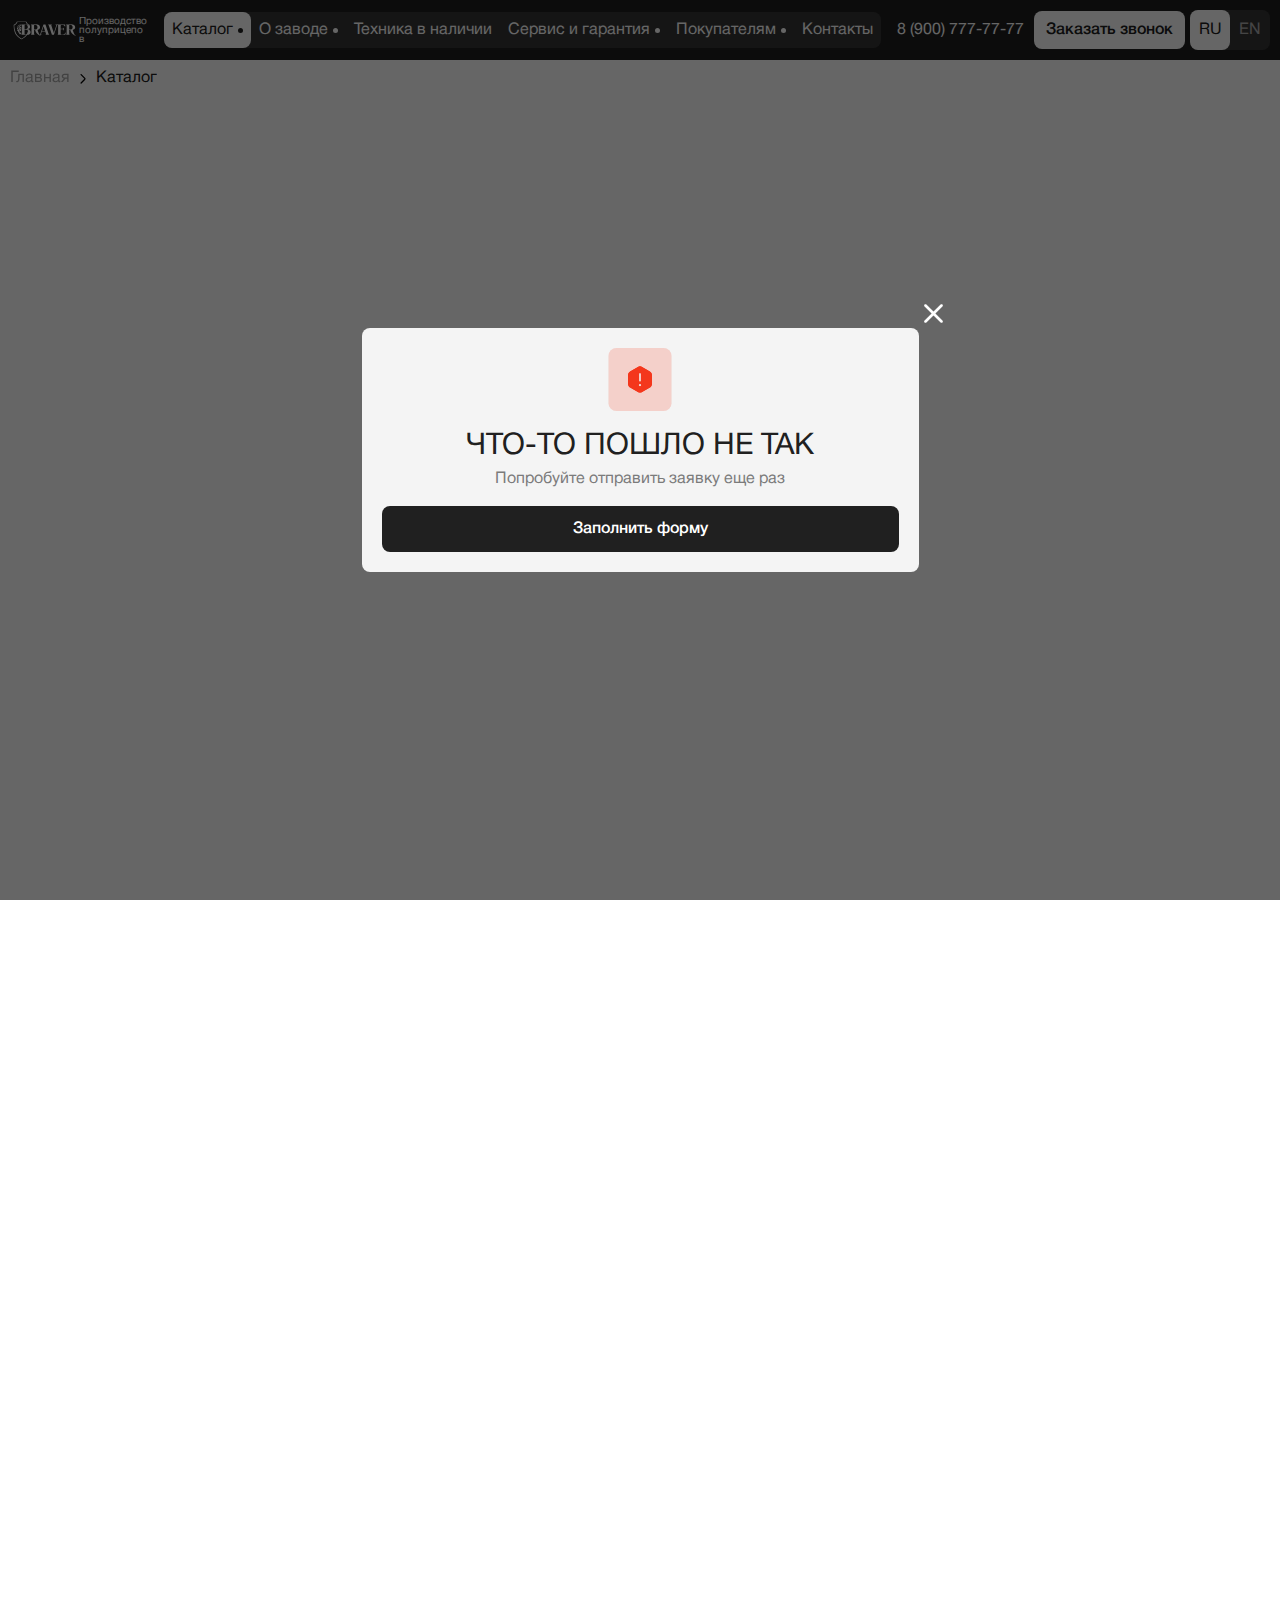
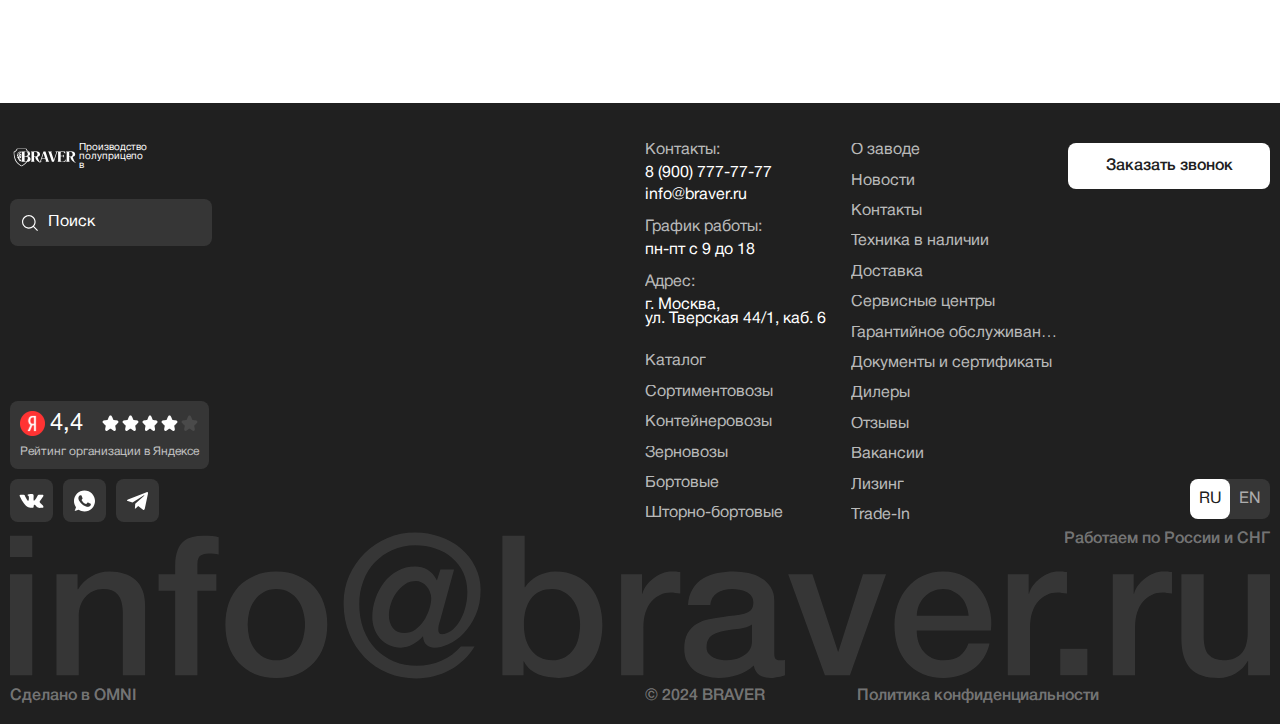
<file: errormodal.html>
<!DOCTYPE html>
<html lang="ru">

<head>
    <meta charset="UTF-8">
    <meta http-equiv="X-UA-Compatible" content="IE=edge">
    <meta name="viewport" content="width=device-width, initial-scale=1">
    <link type="image/x-icon" rel="shortcut icon" href="img/favicon/favicon.ico">
    <link type="image/png" sizes="32x32" rel="icon" href="img/favicon/favicon-32x32.png">
    <link type="image/png" sizes="192x192" rel="icon" href="img/favicon/android-icon-192x192.png">
    <link type="image/svg+xml" sizes="any" rel="icon" href="img/favicon/favicon.svg">
    <link sizes="120x120" rel="apple-touch-icon" href="img/favicon/apple-icon-120x120.png">
    <link sizes="180x180" rel="apple-touch-icon" href="img/favicon/apple-icon-180x180.png">
    <meta name="format-detection" content="telephone=no">
    <meta name="msapplication-TileImage" content="img/favicon/ms-icon-144x144.png">
    <meta name="theme-color" content="#ffffff">
    <link rel="preload" href="fonts/Helvetica-Neue-regular.woff2" as="font" type="font/woff2" crossorigin> 
    <link href="css/fancybox.min.css" type="text/css" rel="stylesheet">
    <link href="css/style.min.css" type="text/css" rel="stylesheet">
    <title>Каталог техники</title>
</head>

<body>
    <div class="wrap">
        <!--header-->



<header class="header fixed-block">  

    <div class="container header__container">
        <div class="header__inner">
            <div class="logo">
                <a href="#">
                    <svg width="117" height="44" viewBox="0 0 117 44" xmlns="http://www.w3.org/2000/svg">
                        <mask id="mask0_208_3162" style="mask-type:luminance" maskUnits="userSpaceOnUse" x="5" y="7" width="29" height="32">
                        <path fill="white" d="M5.83447 7.06567H33.5635V38.0898H5.83447V7.06567Z"/>
                        </mask>
                        <g mask="url(#mask0_208_3162)">
                        <path d="M7.16986 14.2829C7.30453 16.074 7.62055 19.139 8.32999 22.1859C8.81846 24.2868 9.49304 26.3817 10.4186 28.03C11.7934 30.4799 13.7156 32.4274 15.5261 33.8817C17.1715 35.2037 18.7248 36.121 19.7019 36.6413C20.6743 36.124 22.2231 35.2096 23.8686 33.8892C25.6774 32.4365 27.6028 30.4858 28.9821 28.03C29.9032 26.3847 30.5778 24.2913 31.0648 22.1888C31.7725 19.1405 32.0901 16.074 32.2248 14.2829C30.4582 13.4722 29.206 12.4014 28.3242 11.2961C27.5165 10.284 27.0144 9.24181 26.7059 8.34999H12.6948C12.3303 9.40263 11.6981 10.6644 10.6061 11.839C9.76519 12.7474 8.64601 13.606 7.16986 14.2829ZM7.08674 22.4686C6.29577 19.0623 5.97963 15.6529 5.8647 13.9234L5.83447 13.4708L6.2564 13.2948C7.75364 12.6736 8.85783 11.8495 9.66537 10.9788C10.7635 9.79673 11.3291 8.52135 11.6165 7.53779L11.751 7.07764H27.6481L27.7843 7.53779C28.0339 8.39204 28.4936 9.46734 29.3225 10.5051C30.1557 11.5473 31.3733 12.5609 33.1383 13.2948L33.5602 13.4708L33.53 13.9234C33.415 15.6529 33.0974 19.0652 32.3079 22.4716C31.7982 24.6749 31.0828 26.8826 30.0953 28.6466C28.6222 31.2709 26.5804 33.3433 24.6672 34.8788C22.7645 36.4067 20.9738 37.4189 19.9938 37.9212L19.7003 38.07L19.41 37.9212C18.4239 37.4159 16.6316 36.4008 14.7274 34.8713C12.8112 33.3328 10.7725 31.2634 9.30547 28.6466C8.31475 26.8795 7.59788 24.6703 7.08674 22.4686Z"/>
                        </g>
                        <path d="M19.3267 12.6876H21.8656C24.5371 12.5296 25.2249 12.5034 25.6217 12.5034H26.0449C31.3084 12.5034 34.0594 13.9499 34.0594 16.6854C34.0594 18.0267 33.4247 19.0001 32.1815 19.6312C31.3352 20.052 30.7268 20.3152 29.0074 20.657C30.7268 20.8673 31.4674 21.1306 32.4463 21.6303C34.0331 22.498 34.9062 23.9445 34.9062 25.6281C34.9062 26.601 34.562 27.5744 33.9536 28.2845C32.7636 29.6787 31.0969 30.2308 27.8438 30.2308H19.3267V29.8624C20.1466 29.5207 20.3845 29.0999 20.3845 28.1265V14.7919C20.3845 13.8186 20.1466 13.3978 19.3267 13.056V12.6876ZM24.696 20.3414H25.9128C28.7427 20.3414 30.1711 19.1314 30.1711 16.7116C30.1711 14.5025 28.7959 13.1874 26.5475 13.1874C25.1986 13.1874 24.696 13.6082 24.696 14.7391V20.3414ZM24.696 21.2096V28.1003C24.696 29.1789 25.2249 29.5735 26.627 29.5735C27.3412 29.5735 27.9227 29.4683 28.399 29.2841C29.6953 28.7315 30.6211 27.1008 30.6211 25.3125C30.6211 22.6032 29.0601 21.2096 26.0186 21.2096H24.696Z"/>
                        <path d="M51.7 31.4147V31.993C46.4896 30.0205 43.9239 27.2851 42.6539 22.1302C42.4687 22.1564 42.3102 22.1564 42.2308 22.1564H41.8871C41.5697 22.1564 41.305 22.1564 40.8024 22.0774V28.1266C40.8024 29.1 41.0403 29.5208 41.8603 29.8625V30.2309H35.4067V29.8625C36.2267 29.5208 36.4646 29.1 36.4646 28.1266V14.792C36.4646 13.8187 36.2267 13.3979 35.4067 13.0561V12.6877H37.443C37.893 12.6877 38.713 12.6616 39.7972 12.5825C41.0671 12.5035 42.5218 12.4512 43.3944 12.4512C48.288 12.4512 50.9594 14.1604 50.9594 17.2905C50.9594 18.6579 50.351 19.9207 49.2137 20.7623C48.7379 21.1307 47.8911 21.4986 46.7011 21.867C48.1822 26.7329 50.0074 30.3623 51.7 31.4147ZM40.8024 15.0286V21.262C41.1466 21.2882 41.3845 21.3149 41.5697 21.3149H42.125C45.1138 21.3149 46.648 19.9469 46.648 17.3166C46.648 15.0024 44.8496 13.1875 42.6276 13.1875C41.3313 13.1875 40.8024 13.6873 40.8024 15.0286Z"/>
                        <path d="M53.92 24.6023L52.809 28.1264C52.7295 28.3107 52.7032 28.521 52.7032 28.7052C52.7032 29.3102 53.1 29.652 54.2373 29.889V30.2308H49.688V29.889C50.7195 29.5996 51.2485 29.1522 51.6453 28.1264L56.7767 12.5295H60.1624L65.1881 28.1264C65.5317 29.0998 66.008 29.6786 66.6428 29.889V30.2308H60.1887V29.889C60.7971 29.6786 61.035 29.4154 61.035 28.8894C61.035 28.6791 60.9824 28.4158 60.8766 28.1264L59.7393 24.6023H53.92ZM54.3431 23.5499H59.3951L56.8562 15.791L54.3431 23.5499Z"/>
                        <path d="M74.4703 30.2307H71.1114L65.9269 14.7918C65.5832 13.8184 65.1332 13.3186 64.4722 13.0293V12.6875H70.8999V13.0293C70.3704 13.2396 70.1062 13.5819 70.1062 14.0288C70.1062 14.2654 70.1589 14.5024 70.2646 14.7918L74.3913 27.2587L78.3323 14.7918C78.3854 14.6076 78.4117 14.4234 78.4117 14.2392C78.4117 13.5819 78.0412 13.2663 76.9039 13.0293V12.6875H81.3211V13.0293C80.3691 13.3186 79.8133 13.8184 79.4696 14.7918L74.4703 30.2307Z"/>
                        <path d="M93.487 12.6875L93.7781 16.0541H93.1697C92.3497 14.1602 91.186 13.3448 89.0961 13.3448H87.6678C86.4246 13.3448 85.922 13.7656 85.922 14.818V20.078H88.3293C90.0219 20.078 90.8682 19.5259 91.0534 18.2636H91.6092V22.7611H91.0534C90.974 21.4198 90.2071 20.841 88.3293 20.841H85.922V27.8898C85.922 29.2311 86.3983 29.5734 88.1704 29.5734H89.4666C91.9266 29.5734 93.3281 28.6262 94.1749 26.3905L94.7302 26.6009L93.7781 30.2307H80.5264V29.8623C81.3463 29.5205 81.5842 29.0998 81.5842 28.1264V14.7918C81.5842 13.8184 81.3463 13.3977 80.5264 13.0559V12.6875H93.487Z"/>
                        <path d="M111.286 31.4147V31.993C106.076 30.0205 103.51 27.2851 102.24 22.1302C102.055 22.1564 101.897 22.1564 101.817 22.1564H101.474C101.156 22.1564 100.891 22.1564 100.389 22.0774V28.1266C100.389 29.1 100.627 29.5208 101.447 29.8625V30.2309H94.9932V29.8625C95.8131 29.5208 96.051 29.1 96.051 28.1266V14.792C96.051 13.8187 95.8131 13.3979 94.9932 13.0561V12.6877H97.0295C97.4794 12.6877 98.2994 12.6616 99.3836 12.5825C100.654 12.5035 102.108 12.4512 102.981 12.4512C107.874 12.4512 110.546 14.1604 110.546 17.2905C110.546 18.6579 109.937 19.9207 108.8 20.7623C108.324 21.1307 107.478 21.4986 106.288 21.867C107.769 26.7329 109.594 30.3623 111.286 31.4147ZM100.389 15.0286V21.262C100.733 21.2882 100.971 21.3149 101.156 21.3149H101.711C104.7 21.3149 106.234 19.9469 106.234 17.3166C106.234 15.0024 104.436 13.1875 102.214 13.1875C100.918 13.1875 100.389 13.6873 100.389 15.0286Z"/>
                        <mask id="mask1_208_3162" style="mask-type:luminance" maskUnits="userSpaceOnUse" x="15" y="12" width="5" height="5">
                        <path fill="white" d="M15.3506 12.3884H19.2605V16.4041H15.3506V12.3884Z"/>
                        </mask>
                        <g mask="url(#mask1_208_3162)">
                        <path d="M15.9924 13.1404L16.0335 13.2591C16.0766 13.4244 16.1354 13.5839 16.1881 13.7453L16.2196 13.8211L16.2274 13.8581C16.243 13.893 16.2567 13.93 16.2684 13.9669L16.3488 14.0039C16.4466 14.0215 16.5466 14.0234 16.6425 14.0389C16.7893 14.0584 16.9284 14.1128 17.0733 14.1361C17.2182 14.1595 17.3787 14.1984 17.5275 14.2412C17.5433 14.354 17.555 14.4688 17.5863 14.5795C17.6176 14.6904 17.6294 14.8286 17.6646 14.9492C17.6999 15.0697 17.7156 15.1824 17.7372 15.2991L17.7586 15.3595C17.7743 15.4548 17.7959 15.55 17.8135 15.6454C17.9064 15.6894 17.9965 15.7386 18.0837 15.7931C18.3501 15.9545 18.6164 16.116 18.8944 16.256C18.9982 16.3143 19.1079 16.3669 19.2254 16.3941C19.3429 16.4213 19.4701 16.33 19.5856 16.2793C19.8206 16.1705 20.0379 16.0304 20.2651 15.9059C20.3826 15.8339 20.4962 15.7563 20.6156 15.6901C20.6606 15.6625 20.7024 15.6307 20.741 15.5948C20.7587 15.4689 20.7834 15.3445 20.8154 15.2213C20.8663 15.0152 20.9192 14.8091 20.9544 14.599L20.9661 14.5446C20.9857 14.4649 20.9916 14.3851 21.0132 14.3073L21.019 14.2509C21.113 14.2081 21.2168 14.1945 21.3186 14.175C21.4557 14.142 21.5947 14.1167 21.7319 14.0798C21.9198 14.0312 22.1156 14.0155 22.3055 13.9727C22.3368 13.8308 22.3936 13.6967 22.4308 13.5546C22.4994 13.364 22.5484 13.1696 22.6091 12.9771C22.6482 12.8934 22.6482 12.7864 22.7187 12.7222C22.8577 12.6659 22.9987 12.6114 23.1339 12.5414V12.3916C22.9361 12.4266 22.7325 12.4247 22.5346 12.4655C22.3368 12.5064 22.0999 12.5005 21.8865 12.5433C21.673 12.5861 21.4792 12.5687 21.2795 12.6037C21.1698 12.6016 21.0622 12.6308 20.9525 12.6289L20.9309 12.6445L20.7683 12.6523C20.6862 12.6697 20.602 12.6697 20.5216 12.6892C20.4413 12.7086 20.3238 12.6989 20.226 12.7164C20.0027 12.734 19.7755 12.7417 19.5543 12.7787C19.4701 12.7826 19.3878 12.7864 19.3056 12.7961C18.9844 12.7864 18.6652 12.734 18.346 12.7203C18.2149 12.7028 18.0798 12.7067 17.9525 12.6717C17.5923 12.6562 17.2377 12.5784 16.8755 12.5667C16.7502 12.5491 16.6248 12.5453 16.5015 12.5141C16.3272 12.5025 16.1549 12.4772 15.9806 12.4675C15.7848 12.4266 15.5851 12.415 15.3873 12.4131L15.3618 12.5064C15.5361 12.6134 15.73 12.6814 15.9043 12.7864C15.9218 12.9051 15.963 13.0218 15.9924 13.1404Z"/>
                        </g>
                        <mask id="mask2_208_3162" style="mask-type:luminance" maskUnits="userSpaceOnUse" x="11" y="13" width="9" height="18">
                        <path fill="white" d="M11.3276 13.8911H19.2602V30.3281H11.3276V13.8911Z"/>
                        </mask>
                        <g mask="url(#mask2_208_3162)">
                        <path d="M26.7443 22.8275C26.5916 22.701 26.4879 22.526 26.3331 22.4016C26.1687 22.2285 25.9983 22.0593 25.8241 21.896C25.6869 21.7501 25.5401 21.61 25.403 21.4642C25.4304 21.3903 25.4872 21.332 25.5225 21.2619C25.6066 21.1044 25.7202 20.9623 25.8025 20.8049C25.8848 20.6474 25.9807 20.5481 26.0493 20.4081C26.1178 20.268 26.2098 20.1281 26.3077 19.9997C26.4154 19.8403 26.5133 19.675 26.619 19.5135C26.713 19.389 26.7816 19.249 26.8795 19.1265C26.9774 19.0039 27.0831 18.8251 27.1928 18.6811L27.187 18.6499C27.0577 18.5975 26.946 18.51 26.8149 18.4614C26.5584 18.3213 26.2882 18.2085 26.0258 18.0782C25.7241 17.9284 25.4109 17.8078 25.1191 17.6425C24.9957 17.5862 24.8723 17.5297 24.7431 17.4811C24.7431 17.7689 24.7901 18.0548 24.7803 18.3427C24.7278 18.2843 24.6795 18.2228 24.6354 18.1579C24.5375 18.0062 24.4004 17.8837 24.2966 17.7359C24.1929 17.5881 24.0597 17.4383 23.9618 17.2749C23.8212 17.0999 23.6906 16.9178 23.5702 16.7285C23.4527 16.5671 23.3254 16.4115 23.2137 16.2462C23.112 16.1177 23.0023 16.0011 22.9122 15.8669L22.971 15.8378L23.0219 15.8338L23.0414 15.8202C23.0958 15.8114 23.1493 15.799 23.202 15.7832C23.3137 15.7561 23.4273 15.7424 23.5349 15.7054C23.7072 15.6724 23.8776 15.6218 24.0519 15.5966C24.2262 15.5713 24.3633 15.5207 24.5199 15.4896L24.5728 15.4799C24.646 15.4602 24.7205 15.4465 24.796 15.4391C24.8058 15.6919 24.8548 15.9427 24.8587 16.1975C24.89 16.5087 24.9194 16.8179 24.939 17.1292C24.9703 17.1874 24.9997 17.2517 25.0584 17.2846C25.1172 17.3177 25.2053 17.3216 25.2777 17.345C25.3502 17.3683 25.4716 17.3916 25.5558 17.4461L25.6439 17.4499C25.6843 17.419 25.7267 17.3912 25.7712 17.3663L25.7908 17.308C25.7673 17.2167 25.7595 17.1213 25.7418 17.0299C25.6988 16.8568 25.6988 16.6779 25.6576 16.5048C25.6445 16.4484 25.638 16.3915 25.638 16.3337L25.6224 16.3122C25.6086 16.0964 25.5617 15.8844 25.5401 15.6685C25.5301 15.556 25.5132 15.4445 25.4891 15.334C25.4755 15.2057 25.4617 15.0773 25.4403 14.9509C25.4226 14.8712 25.3541 14.8244 25.2915 14.7797C25.1024 14.6243 24.9262 14.4559 24.7626 14.2741C24.6354 14.1593 24.5238 14.031 24.4004 13.9123L24.2829 13.9337C24.0676 13.9921 23.8424 13.9998 23.6329 14.0776L23.5839 14.0854C23.2843 14.1768 22.9768 14.2429 22.6753 14.3304C22.5069 14.379 22.3365 14.4239 22.1661 14.4647L22.127 14.4783C22.0369 14.5016 21.9449 14.5191 21.8548 14.5366C21.7177 14.5892 21.565 14.5813 21.4318 14.6475L21.426 14.7117C21.3946 14.8964 21.3672 15.0812 21.3202 15.262C21.3124 15.3535 21.2908 15.4449 21.2888 15.5363L21.3437 15.5479C21.5199 15.6822 21.6747 15.8436 21.8391 15.9913C21.9684 16.0964 22.078 16.2209 22.2034 16.3298C22.3287 16.4386 22.4148 16.5106 22.5147 16.606C22.6557 16.7324 22.7908 16.8646 22.9416 16.9794C23.0924 17.0941 23.2412 17.1991 23.3666 17.3372C23.4331 17.4052 23.4644 17.4948 23.5251 17.5666C23.5858 17.6386 23.6171 17.7418 23.6798 17.8215C23.7424 17.9012 23.811 18.0296 23.8815 18.1307C23.9521 18.2318 24.0108 18.3368 24.0851 18.4322C24.2359 18.6227 24.3594 18.8328 24.5043 19.0273C24.6138 19.1692 24.6922 19.3307 24.8058 19.4687C24.8861 19.5602 24.9488 19.6651 25.0211 19.7625C24.9311 19.8693 24.841 19.9763 24.747 20.0795C24.5669 20.307 24.375 20.5268 24.1851 20.7465C23.9951 20.9974 23.7679 21.2172 23.5839 21.4719C23.4802 21.6022 23.3685 21.7228 23.2705 21.8571C23.1727 21.9912 23.0708 22.0748 22.9827 22.1935C22.828 22.3899 22.6596 22.5766 22.5147 22.7808C22.4481 22.8897 22.4285 23.0161 22.3777 23.1309C22.3404 23.2164 22.3228 23.3078 22.2857 23.3916C22.2269 23.5665 22.176 23.7454 22.1054 23.9167L22.0996 23.9535L22.0682 24.0313C22.0428 24.111 22.0212 24.1908 21.9918 24.2686L21.9801 24.3036C21.9292 24.4689 21.8607 24.6284 21.8039 24.7918C21.7471 24.9551 21.708 25.0776 21.6609 25.2216L21.6374 25.278C21.6041 25.3947 21.6061 25.5153 21.5826 25.6339C21.5748 25.7195 21.5767 25.807 21.5709 25.8944L21.5748 25.8789C21.5493 26.1279 21.5532 26.3808 21.4925 26.6239C21.4063 26.5927 21.3378 26.5304 21.2614 26.4799C21.1932 26.4319 21.1305 26.3774 21.0735 26.3165C20.7875 26.4923 20.4872 26.6394 20.1727 26.758C19.9867 26.8513 19.7948 26.9253 19.6068 27.0128C19.5011 27.0517 19.4051 27.1178 19.2935 27.1392C19.2171 27.1334 19.1505 27.0945 19.0821 27.0652C18.9136 26.9836 18.7335 26.9272 18.5709 26.8358C18.2262 26.6919 17.866 26.5635 17.5664 26.3359C17.4352 26.4196 17.2961 26.4974 17.1747 26.5947C17.1278 26.5577 17.0827 26.5227 17.0358 26.4877C17.0123 26.1104 17.0004 25.733 16.9535 25.3596L16.9378 25.3422V25.2838C16.8751 25.1322 16.8399 24.9688 16.7773 24.8171L16.7361 24.7198C16.6773 24.5254 16.6069 24.3328 16.5404 24.1403L16.5011 24.0392C16.4678 23.9477 16.4424 23.8544 16.4032 23.7649C16.3895 23.7202 16.3778 23.6734 16.3661 23.6287L16.3386 23.5958C16.3207 23.5211 16.2953 23.4491 16.2622 23.3798C16.2171 23.2281 16.1644 23.0784 16.1115 22.9286C16.0703 22.81 15.994 22.7108 15.9117 22.6174C15.7962 22.4852 15.6983 22.3373 15.5808 22.2051C15.3556 21.9465 15.1403 21.682 14.9287 21.4136C14.5821 20.9877 14.2199 20.5773 13.8674 20.1552C13.7577 20.0249 13.6402 19.9005 13.5404 19.7644C13.6637 19.5873 13.8106 19.4279 13.9183 19.2412C14.0162 19.0973 14.1239 18.9592 14.216 18.8114C14.3256 18.6207 14.4803 18.4633 14.5919 18.2746C14.6762 18.156 14.7485 18.0315 14.8386 17.9168C14.9287 17.802 15.0051 17.6406 15.0893 17.5045C15.2107 17.2983 15.4163 17.1679 15.5945 17.0163C15.761 16.8977 15.8921 16.7401 16.0527 16.6157C16.272 16.4115 16.4933 16.2112 16.7087 16.0031C16.8967 15.8378 17.0729 15.6607 17.2707 15.509C17.2531 15.4176 17.2414 15.3243 17.2257 15.2329C17.1728 15.0384 17.1611 14.8362 17.1101 14.6397C17.0024 14.6066 16.8889 14.5931 16.7792 14.5755C16.6695 14.558 16.511 14.5172 16.3778 14.4802C16.1957 14.4297 16.0115 14.3869 15.8295 14.3343L15.7805 14.313C15.7217 14.2954 15.661 14.2818 15.6023 14.2663C15.4809 14.2216 15.3537 14.204 15.2323 14.1671C15.1109 14.1301 14.9679 14.103 14.8406 14.0562C14.6786 14.0135 14.5148 13.9798 14.349 13.9551L14.2708 13.9337C14.2385 13.9242 14.206 13.9165 14.1728 13.9104C14.0456 14.0037 13.9417 14.1262 13.8283 14.2371C13.6696 14.3908 13.5227 14.5561 13.3543 14.7019C13.2878 14.7564 13.2349 14.8284 13.1625 14.8789C13.1331 14.9041 13.0899 14.9256 13.0938 14.9684C13.0919 15.0656 13.086 15.1629 13.086 15.2581L13.0704 15.2835C13.0684 15.3884 13.0351 15.4877 13.0273 15.5907C13.0156 15.6646 13.0137 15.7385 12.996 15.8124C12.9937 15.8642 12.9871 15.9153 12.9764 15.9661C12.947 16.1392 12.9294 16.3161 12.8981 16.4893C12.8668 16.6623 12.8452 16.7829 12.8276 16.9327C12.8094 16.9904 12.7977 17.0494 12.7923 17.1096C12.7806 17.2302 12.7513 17.3508 12.7513 17.4733L12.8804 17.4189C13.0293 17.3975 13.186 17.3955 13.3269 17.3372L13.37 17.3294L13.5071 17.2885L13.5579 17.2691C13.5717 17.1038 13.6128 16.9424 13.6225 16.7771C13.6461 16.5379 13.6873 16.2987 13.7029 16.0575C13.7186 15.8163 13.7322 15.6336 13.7558 15.4234C13.8164 15.4429 13.8791 15.4604 13.9417 15.478C14.165 15.5246 14.3883 15.5732 14.6134 15.616C14.8386 15.6588 15.1148 15.7405 15.3693 15.7813L15.428 15.8047C15.5015 15.8227 15.576 15.8357 15.6513 15.8436C15.5976 15.9221 15.5389 15.9967 15.475 16.0672C15.3144 16.2909 15.1461 16.5067 14.9835 16.7285C14.8211 16.9502 14.6565 17.17 14.5097 17.4033C14.4412 17.5006 14.357 17.5881 14.2883 17.6853C14.2014 17.8057 14.1074 17.9205 14.0064 18.0296C13.9104 18.1365 13.838 18.2611 13.7342 18.3621C13.7342 18.1949 13.7636 18.0296 13.7871 17.8643C13.7945 17.7344 13.8095 17.6053 13.8322 17.4772C13.65 17.5589 13.4562 17.6192 13.2839 17.7203C13.1115 17.8215 12.9079 17.8934 12.7179 17.9771C12.528 18.0607 12.3263 18.1773 12.1226 18.263C11.8505 18.3776 11.5959 18.5255 11.3276 18.6461C11.3864 18.7219 11.4353 18.8056 11.4881 18.8853C11.5861 19.0253 11.6801 19.1673 11.7721 19.3092C11.8192 19.3812 11.8818 19.4435 11.9229 19.5193C12.06 19.7799 12.2479 20.0094 12.3948 20.2642C12.5416 20.5189 12.6846 20.7446 12.8433 20.9799C12.9215 21.1141 13.0254 21.2327 13.0977 21.3709C13.1115 21.4038 13.1487 21.4369 13.1271 21.4739C13.0664 21.5789 12.9705 21.6548 12.8843 21.7384C12.712 21.9115 12.5338 22.0807 12.3596 22.2518C12.2911 22.3315 12.2205 22.4093 12.1442 22.4832C12.0678 22.5572 11.9836 22.6739 11.8896 22.7556C11.7956 22.8372 11.684 22.9772 11.5607 23.0647L11.5548 23.1212C11.6449 23.1367 11.733 23.1601 11.8231 23.1775C11.9131 23.1951 12.06 23.2261 12.1775 23.2592L12.2362 23.2807C12.3282 23.3001 12.4183 23.3254 12.5103 23.3507C12.6023 23.3759 12.7101 23.3817 12.804 23.4148C13.0156 23.479 13.2349 23.516 13.4503 23.5685L13.5266 23.5898C13.6134 23.6039 13.699 23.6233 13.7832 23.6482C13.8448 23.665 13.9075 23.6766 13.9711 23.6833C13.7968 23.9711 13.7048 24.2978 13.5404 24.5914C13.5149 24.6362 13.4718 24.6868 13.5051 24.7393C13.5991 24.9143 13.6813 25.0972 13.7616 25.2799C13.9458 25.5542 14.1141 25.84 14.2883 26.1201C14.4705 26.3613 14.6017 26.6336 14.7799 26.8786C14.84 26.9927 14.9013 27.1061 14.9639 27.2189C14.9718 26.9681 14.966 26.7191 14.9738 26.4683C14.9894 26.3477 14.9855 26.2252 14.9953 26.1026C15.0129 26.015 14.9992 25.9275 15.0207 25.84C15.0364 25.5172 15.0541 25.1963 15.0775 24.8734C15.0835 24.8365 15.0775 24.7937 15.1069 24.7666C15.2087 24.64 15.3399 24.5428 15.4535 24.4281C15.5671 24.3133 15.663 24.2492 15.7571 24.1461C15.851 24.0431 15.9313 23.9963 16.0156 23.9186C16.0115 23.9846 16.0135 24.0528 15.9959 24.1169C15.9813 24.1988 15.9708 24.2811 15.9646 24.364C15.9254 24.4709 15.9195 24.5856 15.8979 24.6965C15.8901 24.7236 15.8823 24.749 15.8745 24.7762L15.8706 24.8345L15.8549 24.8579C15.8432 24.9863 15.8197 25.1146 15.802 25.241L15.7785 25.3188C15.759 25.4219 15.7433 25.5269 15.7198 25.63C15.6964 25.733 15.6767 25.8984 15.6493 26.0307C15.6288 26.1036 15.6125 26.1775 15.6003 26.2523C15.5808 26.4294 15.526 26.6005 15.4927 26.7755L15.4711 26.8339C15.4515 26.9117 15.434 26.9895 15.4163 27.0692L15.3928 27.1275C15.383 27.1858 15.3634 27.2442 15.3615 27.3025C15.3908 27.4134 15.4574 27.5087 15.5103 27.6079C15.5632 27.7071 15.6376 27.8355 15.6923 27.954C15.7566 28.0492 15.812 28.149 15.8588 28.2536C15.9528 28.3975 16.0156 28.5589 16.1154 28.697C16.2152 28.8351 16.2759 28.9926 16.3581 29.1385C16.3922 29.2087 16.4299 29.2768 16.4717 29.3427L16.4836 29.3778C16.5736 29.51 16.6402 29.6578 16.7244 29.7939C16.7322 29.7395 16.7419 29.685 16.7538 29.6325L16.7773 29.5566C16.7831 29.5314 16.789 29.5042 16.7948 29.4788L16.8125 29.4167L16.8261 29.403C16.8422 29.2961 16.8644 29.1904 16.8928 29.0859C16.9261 28.9732 16.9358 28.8546 16.979 28.7437L17.0298 28.5511C17.2961 28.7729 17.5742 28.9829 17.8543 29.1852C17.9325 29.2435 17.9932 29.3213 18.0735 29.3758C18.1539 29.4302 18.2674 29.5313 18.3731 29.5975C18.4577 29.6504 18.5354 29.7121 18.6061 29.7823C18.7296 29.899 18.8804 29.9865 19.0076 30.1012C19.0977 30.1712 19.1799 30.2529 19.268 30.3248C19.3326 30.2704 19.3933 30.2101 19.46 30.1576C19.6499 30.0156 19.8242 29.8562 20.0142 29.7142C20.1492 29.5917 20.3079 29.5003 20.4429 29.3797C20.5781 29.2591 20.7602 29.1229 20.9266 29.0043C21.1205 28.8526 21.3163 28.7029 21.5199 28.5648C21.5395 28.6426 21.5572 28.7184 21.5787 28.7962L21.6022 28.8546C21.6179 28.9382 21.6296 29.0238 21.6512 29.1074C21.7001 29.2241 21.706 29.3524 21.7315 29.4769L21.751 29.5372C21.7706 29.6209 21.7862 29.7064 21.8039 29.792L21.8333 29.7823C21.8529 29.7298 21.8776 29.6799 21.9077 29.6325C22.0311 29.4672 22.1074 29.2746 22.2112 29.0977C22.315 28.9206 22.4325 28.697 22.552 28.5025C22.7712 28.0844 23.012 27.678 23.2137 27.2501C23.1903 27.2034 23.1688 27.1567 23.1472 27.1081C23.0904 26.8961 23.0395 26.6802 22.9945 26.4663C22.9612 26.3301 22.9573 26.1901 22.922 26.0539C22.8867 25.9178 22.8731 25.7409 22.83 25.5892C22.7869 25.4374 22.785 25.3325 22.7576 25.204C22.7301 25.0757 22.7203 24.928 22.6811 24.7937C22.642 24.6595 22.6381 24.4786 22.595 24.3231C22.552 24.1675 22.546 24.0489 22.5323 23.9107C22.6322 24.0003 22.7301 24.0917 22.8358 24.1714C22.9474 24.2939 23.0826 24.3911 23.2001 24.5078C23.2999 24.5953 23.388 24.6965 23.4919 24.7782C23.4919 24.959 23.5134 25.138 23.5154 25.3188C23.5295 25.4468 23.5354 25.5752 23.5329 25.7039L23.5506 25.7253C23.5506 25.8206 23.5467 25.9178 23.5623 26.0112C23.5917 26.4118 23.5917 26.8124 23.5956 27.2131C23.6193 27.187 23.6396 27.1586 23.6564 27.1275C23.6858 27.0128 23.7523 26.9136 23.813 26.8144C23.9188 26.6316 24.0499 26.4625 24.1517 26.2757C24.3182 26.0462 24.4572 25.7992 24.6099 25.5619C24.6648 25.486 24.6981 25.3966 24.7548 25.3207C24.8743 25.1632 24.9213 24.9688 25.0075 24.7937C25.0271 24.7509 25.0505 24.7062 25.0388 24.6576C25.0271 24.609 24.9762 24.5293 24.9507 24.4631C24.9252 24.3969 24.8782 24.3152 24.8508 24.2395C24.8077 24.0839 24.7079 23.9516 24.657 23.798L24.6021 23.6833C24.7509 23.6502 24.8998 23.6151 25.0486 23.584L25.1289 23.5627C25.2053 23.5432 25.2835 23.5276 25.3619 23.5121C25.4774 23.4752 25.5969 23.4576 25.7163 23.4363L25.7751 23.4129C25.8671 23.3916 25.9591 23.3759 26.0493 23.3526L26.1061 23.3312C26.2054 23.3142 26.3034 23.2908 26.3998 23.2612C26.5173 23.2281 26.6367 23.2067 26.7542 23.1756L26.952 23.1367L27.0381 23.1289C26.9441 23.02 26.8344 22.9325 26.7443 22.8275Z"/>
                        </g>
                        <mask id="mask3_208_3162" style="mask-type:luminance" maskUnits="userSpaceOnUse" x="14" y="16" width="6" height="9">
                        <path fill="white" d="M14.2271 16.5281H19.2601V24.4703H14.2271V16.5281Z"/>
                        </mask>
                        <g mask="url(#mask3_208_3162)">
                        <path d="M22.5811 21.3748C22.771 21.2211 22.9492 21.0519 23.149 20.908C23.2136 20.8633 23.2664 20.805 23.3252 20.7524C23.431 20.6571 23.5524 20.5774 23.6522 20.4742C23.7521 20.3712 23.8735 20.2934 23.9812 20.198C24.0889 20.1028 24.177 20.0308 24.2789 19.953C24.1966 19.8344 24.0928 19.7314 24.0027 19.6185C23.9126 19.5057 23.7834 19.3793 23.6856 19.251C23.5426 19.0565 23.3585 18.8912 23.2586 18.6676C23.2097 18.5489 23.147 18.4361 23.0961 18.3175C23.0667 18.2532 23.0373 18.1852 22.9825 18.1386C22.8729 18.0393 22.7749 17.9284 22.6574 17.839C22.4629 17.6613 22.2632 17.4896 22.0583 17.3236C21.9691 17.2378 21.8757 17.1568 21.7782 17.0805C21.6294 16.9697 21.4923 16.8451 21.3514 16.7266C21.2828 16.6701 21.2065 16.6196 21.1418 16.5573L21.1105 16.5515C20.7425 16.7549 20.3627 16.9331 19.9708 17.0863C19.7397 17.166 19.5224 17.2769 19.2992 17.3742C19.2013 17.3723 19.1171 17.3158 19.027 17.2866C18.7039 17.1213 18.3515 17.0222 18.0284 16.8569C17.8267 16.7576 17.6191 16.6682 17.4252 16.5496C17.0845 16.8472 16.7261 17.1213 16.3873 17.4209C16.2268 17.5454 16.078 17.6834 15.9252 17.8177C15.8077 17.9013 15.7118 18.0082 15.6021 18.0997C15.533 18.1588 15.484 18.2314 15.4552 18.3175C15.4298 18.3875 15.3887 18.4497 15.3593 18.5178C15.3006 18.6287 15.2654 18.7531 15.185 18.8523C15.001 19.0837 14.813 19.3133 14.6132 19.533C14.5039 19.6717 14.385 19.802 14.2568 19.9239L14.2648 19.9491C14.4527 20.0873 14.6153 20.2565 14.7974 20.4024C14.9011 20.4781 14.9833 20.5793 15.0852 20.659C15.2889 20.8127 15.469 20.9955 15.6805 21.1414C15.8919 21.2872 16.0839 21.4623 16.2679 21.6431C16.4167 21.7734 16.5616 21.9115 16.7183 22.034C16.6909 22.2305 16.6322 22.4211 16.6028 22.6174C16.5571 22.784 16.5264 22.9533 16.5108 23.1251C16.6478 23.2399 16.8279 23.2826 16.9827 23.3701L17.014 23.4499L17.0296 23.5258C17.0767 23.6715 17.0786 23.8291 17.1257 23.975C17.1471 24.0664 17.1687 24.1598 17.2058 24.2473C17.2431 24.3348 17.249 24.3756 17.2685 24.4398C17.3626 24.3445 17.4624 24.2512 17.5505 24.1519C17.5466 24.0722 17.5603 23.9692 17.4918 23.9108C17.6876 23.8291 17.8913 23.7669 18.0851 23.6775C18.279 23.5879 18.4846 23.5024 18.6863 23.4187C18.8508 23.339 19.0152 23.2612 19.1875 23.1971C19.2287 23.1795 19.2756 23.1524 19.3207 23.1795C19.4637 23.2437 19.6106 23.304 19.7535 23.3721C20.008 23.4849 20.2626 23.5919 20.5191 23.7007C20.666 23.765 20.8129 23.8447 20.9754 23.8583C21.0008 23.9692 20.9949 24.0839 21.042 24.1889C21.0889 24.294 21.1105 24.3776 21.1966 24.4339C21.275 24.3445 21.3279 24.2356 21.3709 24.1267C21.4141 24.0178 21.4219 23.9556 21.459 23.8759C21.4806 23.7261 21.4865 23.5743 21.5061 23.4226C21.6705 23.302 21.8761 23.2496 22.0387 23.1232C22.0406 23.0026 22.0074 22.8878 21.9916 22.7692C21.9408 22.6583 21.9348 22.5338 21.9075 22.4152C21.8879 22.3414 21.8585 22.2713 21.835 22.2013C21.8272 22.1604 21.7959 22.1157 21.8057 22.0749C22.0602 21.8376 22.3148 21.5984 22.5811 21.3748ZM21.6314 19.7547C21.5433 19.7956 21.4571 19.8422 21.367 19.8753C21.277 19.9083 21.2241 19.8694 21.1595 19.8986C21.0595 19.9919 20.9852 20.1067 20.9029 20.2137C20.8207 20.3207 20.7325 20.4295 20.6444 20.5346C20.6508 20.5809 20.6612 20.6262 20.6757 20.6707C20.6993 20.8536 20.7247 21.0382 20.76 21.2192C20.7639 21.3261 20.7639 21.4331 20.7698 21.5401L20.7932 21.6023C20.7971 21.6412 20.8442 21.6957 20.7992 21.7267C20.664 21.7385 20.5269 21.7248 20.3919 21.7306C20.2097 21.9135 20.0021 22.0652 19.8201 22.2499C19.658 22.4359 19.4798 22.6051 19.2855 22.7575C19.2072 22.6953 19.1171 22.6505 19.0446 22.5805C18.937 22.4717 18.8292 22.3666 18.7314 22.2499C18.5472 22.0943 18.3886 21.9115 18.1928 21.7714C18.0743 21.7491 17.9549 21.74 17.8345 21.7443L17.7874 21.6839C17.7855 21.5595 17.7835 21.437 17.7894 21.3144C17.8005 21.2429 17.8063 21.1709 17.8071 21.0986L17.8247 21.081C17.8384 20.871 17.8893 20.6629 17.8874 20.451C17.7633 20.3636 17.6641 20.254 17.5898 20.1223C17.5623 20.0755 17.5408 20.0269 17.5036 19.988C17.4663 19.9491 17.3626 19.9162 17.2862 19.8947C17.1784 19.8636 17.0786 19.8169 16.9748 19.778C16.8711 19.7391 16.7575 19.6769 16.6458 19.6361C16.6048 19.6224 16.5616 19.6088 16.5322 19.5777C16.3188 19.3638 16.1485 19.1129 15.9526 18.8834C15.937 18.8639 15.9154 18.8387 15.9312 18.8114C15.9957 18.687 16.0956 18.5898 16.1936 18.4905C16.2463 18.4322 16.3344 18.4342 16.3932 18.3836C16.5029 18.3777 16.6067 18.4127 16.7124 18.4342L16.8417 18.4731L16.9004 18.4924C17.0199 18.541 17.1491 18.5586 17.2725 18.6014L17.4114 18.6481L17.4702 18.6676C17.5721 18.7084 17.6798 18.7317 17.7855 18.7667L17.8286 18.7725L17.8677 18.8134C17.8825 18.8941 17.9014 18.9738 17.9245 19.0526C17.9461 19.1751 17.9617 19.2996 17.9813 19.4221C18.0303 19.5602 18.0263 19.708 18.0518 19.8481C18.0636 19.887 18.0714 19.9259 18.0812 19.9667C18.1105 20.2059 18.1459 20.4452 18.1576 20.6863C18.1498 20.7562 18.1439 20.8263 18.1301 20.8963C18.1282 21.0694 18.0792 21.2386 18.0812 21.4117C18.602 21.4097 19.121 21.4195 19.6419 21.4137C19.9337 21.4137 20.2254 21.4097 20.5172 21.4137C20.5034 21.3709 20.4917 21.3301 20.4781 21.2872C20.4643 21.2444 20.4721 21.2386 20.4701 21.2134C20.4369 21.0519 20.4232 20.8886 20.4036 20.7252C20.39 20.6006 20.4036 20.4742 20.4291 20.3537C20.4545 20.2331 20.4545 20.0795 20.4859 19.9472C20.5171 19.7818 20.54 19.6151 20.5544 19.4474L20.5701 19.426L20.5759 19.3677C20.6092 19.1927 20.6347 19.0137 20.6738 18.8387L20.6954 18.794C20.8109 18.7433 20.9323 18.7162 21.0537 18.6811L21.091 18.6714L21.1497 18.65L21.228 18.6248C21.4826 18.547 21.7391 18.475 21.9957 18.4049C22.0719 18.3777 22.1503 18.4069 22.2287 18.4088C22.4127 18.4808 22.5909 18.6306 22.6066 18.8406C22.5889 18.9593 22.5067 19.0526 22.4244 19.1343C22.305 19.2626 22.2013 19.4066 22.068 19.5213C22.0356 19.5537 22.0063 19.5887 21.9799 19.6263L21.9309 19.6419C21.8174 19.6439 21.7292 19.7118 21.6314 19.7547Z"/>
                        </g>
                        <path d="M17.1141 18.9378C17.0553 18.8561 16.9456 18.8426 16.8615 18.7978C16.7283 18.7317 16.5854 18.6947 16.4405 18.6616C16.3714 18.6953 16.3003 18.7239 16.2271 18.7473C16.2584 18.8153 16.3113 18.8698 16.3621 18.9242C16.4405 19.0214 16.5188 19.1187 16.5971 19.2159C16.6441 19.2763 16.7205 19.2996 16.791 19.3229C16.9187 19.3835 17.0512 19.4308 17.1885 19.4649C17.2206 19.4737 17.2531 19.4759 17.286 19.4715C17.3191 19.467 17.3498 19.4565 17.3784 19.4396C17.3784 19.4027 17.3784 19.3657 17.3765 19.3288C17.308 19.1848 17.2022 19.0682 17.1141 18.9378Z"/>
                        <mask id="mask4_208_3162" style="mask-type:luminance" maskUnits="userSpaceOnUse" x="17" y="24" width="3" height="3">
                        <path fill="white" d="M17.4722 24.0669H19.2604V26.5178H17.4722V24.0669Z"/>
                        </mask>
                        <g mask="url(#mask4_208_3162)">
                        <path d="M20.4275 24.8266C20.3159 24.743 20.212 24.6516 20.1005 24.5661C19.8909 24.4085 19.6873 24.2353 19.4445 24.1246L19.3857 24.107L19.3093 24.0837C19.2486 24.0951 19.1893 24.1114 19.1311 24.1323L19.0352 24.1654C18.8648 24.2413 18.7219 24.3599 18.577 24.4726C18.4987 24.5543 18.3929 24.601 18.3107 24.6768C18.1677 24.8072 18.0033 24.9122 17.8564 25.0386C17.7859 25.0989 17.731 25.1748 17.6625 25.2389C17.5941 25.3031 17.5666 25.3556 17.5587 25.4295C17.549 25.497 17.5332 25.5631 17.5118 25.6279C17.498 25.6688 17.4883 25.7115 17.4766 25.7524L17.5705 25.8263C17.7128 25.8785 17.8518 25.9383 17.9876 26.0052C18.0895 26.0441 18.1932 26.083 18.2931 26.1277C18.4614 26.2036 18.6417 26.2483 18.8061 26.3319L18.8374 26.3398C18.9726 26.3923 19.0998 26.4602 19.2369 26.5109C19.3486 26.5148 19.4445 26.4505 19.5444 26.4136C19.842 26.2775 20.1533 26.1744 20.453 26.0421C20.596 25.98 20.7368 25.9138 20.8837 25.8633C20.9405 25.8394 20.9946 25.8109 21.0463 25.7777C21.0365 25.6473 21.0091 25.5209 20.9817 25.3945C20.8818 25.1378 20.6273 24.9977 20.4275 24.8266Z"/>
                        </g>
                        </svg>                        
                </a>
                <span>Производство полуприцепов</span>
            </div>
            <div class="header__center">
                <nav class="menu">
                    <ul class="menu__list">
                        <li class="menu__item has-subnavs active">
                            <a href="#" class="menu__header">Каталог</a>
                            <div class="menu__subnavs">
                                <ul>
                                    <li><a href="#">Сортиментовозы</a></li>
                                    <li><a href="#">Контейнеровозы</a></li>
                                    <li><a href="#">Зерновозы</a></li>
                                    <li><a href="#">Бортовые</a></li>
                                    <li><a href="#">Шторно-бортовые</a></li>
                                </ul>
                            </div>
                        </li>
                        <li class="menu__item has-subnavs ">
                            <a href="#" class="menu__header">О заводе</a>
                            <div class="menu__subnavs">
                                <ul>
                                    <li><a href="#">Новости</a></li>
                                    <li><a href="#">Отзывы</a></li>
                                    <li><a href="#">Вакансии</a></li>
                                </ul>
                            </div>
                        </li>
                        <li class="menu__item ">
                            <a href="#" class="menu__header">Техника в наличии</a>
                        </li>
                        <li class="menu__item has-subnavs ">
                            <a href="#" class="menu__header">Сервис и гарантия</a>
                            <div class="menu__subnavs">
                                <ul>                                   
                                    <li><a href="#">Отзывы</a></li>
                                    <li><a href="#">Гарантийное обслуживание</a></li>
                                    <li><a href="#">Доставка</a></li>
                                    <li><a href="#">Документы и сертификаты</a></li>
                                    <li><a href="#">Сервисные центры</a></li>
                                </ul>
                            </div>
                        </li>
                        <li class="menu__item has-subnavs ">
                            <a href="#" class="menu__header">Покупателям</a>
                            <div class="menu__subnavs">
                                <ul>
                                    <li><a href="#">Дилеры</a></li>
                                    <li><a href="#">Лизинг</a></li>
                                    <li><a href="#">Trade-In</a></li>
                                </ul>
                            </div>
                        </li>
                        <li class="menu__item ">
                            <a href="#" class="menu__header">Контакты</a>
                        </li>
                    </ul>
                </nav>
            </div>
            <div class="header__right">
                <a href="tel:89007777777" class="header__phone">8 (900) 777-77-77</a>
                <button type="button" class="btn stroke-btn mod-open-btn" data-modal="callback-mod">Заказать звонок</button>
                <div class="lang">
                    <a href="#" class="active">RU</a>
                    <a href="#">EN</a>
                </div>
            </div>
            <div class="icon-menu">
                <div class="icon-menu__items">
                    <span></span>
                    <span></span>
                    <span></span>
                </div>
            </div>
        </div>
   </div>
   <div class="mob-menu">
        <div class="mob-menu__inner">
            <div class="mob-menu__top">
                <div class="container">
                    <nav class="menu">
                        <ul class="menu__list">
                            <li class="menu__item has-subnavs">
                                <span class="menu__header">Каталог</span>
                                <div class="menu__subnavs">
                                    <ul>
                                        <li><a href="#">Сортиментовозы</a></li>
                                        <li><a href="#">Контейнеровозы</a></li>
                                        <li><a href="#">Зерновозы</a></li>
                                        <li><a href="#">Бортовые</a></li>
                                        <li><a href="#">Шторно-бортовые</a></li>
                                    </ul>
                                </div>
                            </li>
                            <li class="menu__item has-subnavs">
                                <span class="menu__header">О заводе</span>
                                <div class="menu__subnavs">
                                    <ul>
                                        <li><a href="#">Новости</a></li>
                                        <li><a href="#">Отзывы</a></li>
                                        <li><a href="#">Вакансии</a></li>
                                    </ul>
                                </div>
                            </li>
                            <li class="menu__item">
                                <a href="#" class="menu__header">Техника в наличии</a>
                            </li>
                            <li class="menu__item has-subnavs">
                                <span class="menu__header">Сервис и гарантия</span>
                                <div class="menu__subnavs">
                                    <ul>
                                        <li><a href="#">Отзывы</a></li>
                                        <li><a href="#">Гарантийное обслуживание</a></li>
                                        <li><a href="#">Доставка</a></li>
                                        <li><a href="#">Документы и сертификаты</a></li>
                                        <li><a href="#">Сервисные центры</a></li>
                                    </ul>
                                </div>
                            </li>
                            <li class="menu__item has-subnavs">
                                <span class="menu__header">Покупателям</span>
                                <div class="menu__subnavs">
                                    <ul>
                                        <li><a href="#">Дилеры</a></li>
                                        <li><a href="#">Лизинг</a></li>
                                        <li><a href="#">Trade-In</a></li>
                                    </ul>
                                </div>
                            </li>
                            <li class="menu__item">
                                <a href="#" class="menu__header">Контакты</a>
                            </li>
                        </ul>
                    </nav>
                </div>
            </div>
            <div class="mob-menu__bot">
                <div class="container"> 
                    <div class="mob-menu__row">
                        <a href="tel:89007777777" class="header__phone">8 (900) 777-77-77</a>
                        <div class="lang">
                            <a href="#" class="active">RU</a>
                            <a href="#">EN</a>
                        </div>
                    </div>         
                    <button type="button" class="btn main-btn main-btn--dark mod-open-btn" data-modal="callback-mod"><span>Заказать звонок</span></button>
                </div>
            </div>
        </div>
    </div>
</header>
        <!--main-->  
        <main class="main">
            <!--breadcrumbs-->
<div class="breadcrumbs">
    <div class="container">
        <ul>
            <li><a href="#" class="link">Главная</a></li>
            <li>Каталог</li>
        </ul>
    </div>
</div>
            <!--catalog-->
            <section class="section catalog" data-animation="fadeUp">
                <div class="container">
                    <div class="sec-top">
                        <h1 class="h2">каталог техники</h1>
                    </div>
                    <div class="catalog__items">
                        <!--item-cat-->
<a href="#" class="item-cat">
    <div class="media-contain">
        <picture><source srcset="img/cat-1.webp" type="image/webp"><img src="img/cat-1.png" alt="Сортиментовозы"></picture>
    </div>
    <div class="item-cat__content circle">
        <h4>Сортиментовозы</h4>
    </div>
</a>
                        <!--item-cat-->
<a href="#" class="item-cat">
    <div class="media-contain">
        <picture><source srcset="img/cat-2.webp" type="image/webp"><img src="img/cat-2.png" alt="Контейнеровозы"></picture>
    </div>
    <div class="item-cat__content circle">
        <h4>Контейнеровозы</h4>
    </div>
</a>
                        <!--item-cat-->
<a href="#" class="item-cat">
    <div class="media-contain">
        <picture><source srcset="img/cat-3.webp" type="image/webp"><img src="img/cat-3.png" alt="Зерновозы"></picture>
    </div>
    <div class="item-cat__content circle">
        <h4>Зерновозы</h4>
    </div>
</a>
                        <!--item-cat-->
<a href="#" class="item-cat">
    <div class="media-contain">
        <picture><source srcset="img/cat-4.webp" type="image/webp"><img src="img/cat-4.png" alt="Бортовые"></picture>
    </div>
    <div class="item-cat__content circle">
        <h4>Бортовые</h4>
    </div>
</a>
                        <!--item-cat-->
<a href="#" class="item-cat">
    <div class="media-contain">
        <picture><source srcset="img/cat-5.webp" type="image/webp"><img src="img/cat-5.png" alt="Шторно-бортовые"></picture>
    </div>
    <div class="item-cat__content circle">
        <h4>Шторно-бортовые</h4>
    </div>
</a>
                        <!--item-cat-->
<a href="#" class="item-cat">
    <div class="media-contain">
        <picture><source srcset="img/cat-6.webp" type="image/webp"><img src="img/cat-6.png" alt="Сортиментовозы"></picture>
    </div>
    <div class="item-cat__content circle">
        <h4>Сортиментовозы</h4>
    </div>
</a>
                    </div>
                </div>
            </section>
            <!--sub-cat-->
            <section class="section has-btn sub-cat" data-animation="fadeUp">
                <div class="container">
                    <div class="sec-top">
                        <h2>Техника в наличии</h2>
                        <a href="#" class="btn main-btn main-btn--dark">
                            <span>Смотреть все</span>
                            <div class="main-btn__icon"><svg><use xlink:href="img/icons/sprite.svg#link-arr"></use></svg></div>                                
                        </a>
                    </div>
                    <div class="cat-wrapper">
                        <!--item-stock-->
<div class="item-stock">
    <div class="item-stock__top">
        <a href="#" class="media-contain">
            <picture><source srcset="img/content/stock-1.webp" type="image/webp"><img src="img/content/stock-1.png" alt="Зерновозы бортовые 46-60 м3 с вынесенной осью"></picture>
        </a>
        
        
        <button class="btn stroke-btn mod-open-btn" data-modal="feedback-mod">Узнать цену</button>        
        
        
    </div>
    <div class="item-stock__content">
        <h5><a href="#">Зерновозы бортовые 46-60 м3 с вынесенной осью</a></h5>
        <div class="item-stock__details">
            <div class="item-stock__det">
                <span>Объем</span>
                <span>46 - 60<sup>3</sup></span>
            </div>
            <div class="item-stock__det">
                <span>Количество осей</span>
                <span>3 оси</span>
            </div>
            <div class="item-stock__det">
                <span>Снаряженная масса</span>
                <span>от 5 900 кг</span>
            </div>
            
        </div>
    </div>
</div>
                        <!--item-stock-->
<div class="item-stock">
    <div class="item-stock__top">
        <a href="#" class="media-contain">
            <picture><source srcset="img/content/stock-2.webp" type="image/webp"><img src="img/content/stock-2.png" alt="Бортовой полуприцеп 13,62 м"></picture>
        </a>
        
            <div class="item-stock__lbls">
                <span>В наличии</span>
            </div>       
        
        
        
        <div class="btn stroke-btn">Подробнее</div>        
        
    </div>
    <div class="item-stock__content">
        <h5><a href="#">Бортовой полуприцеп 13,62 м</a></h5>
        <div class="item-stock__details">
            <div class="item-stock__det">
                <span>Объем</span>
                <span>46 - 60<sup>3</sup></span>
            </div>
            <div class="item-stock__det">
                <span>Количество осей</span>
                <span>3 оси</span>
            </div>
            <div class="item-stock__det">
                <span>Снаряженная масса</span>
                <span>от 5 900 кг</span>
            </div>
            
            <div class="item-stock__det">
                <span>Стоимость</span>
                <span class="rub">4 120 000</span>
            </div>
            
        </div>
    </div>
</div>
                        <!--item-stock-->
<div class="item-stock">
    <div class="item-stock__top">
        <a href="#" class="media-contain">
            <picture><source srcset="img/content/stock-3.webp" type="image/webp"><img src="img/content/stock-3.png" alt="Облегченные зерновозы бортовые 46-60 м3"></picture>
        </a>
        
        
        
        <div class="btn stroke-btn">Подробнее</div>        
        
    </div>
    <div class="item-stock__content">
        <h5><a href="#">Облегченные зерновозы бортовые 46-60 м3</a></h5>
        <div class="item-stock__details">
            <div class="item-stock__det">
                <span>Объем</span>
                <span>46 - 60<sup>3</sup></span>
            </div>
            <div class="item-stock__det">
                <span>Количество осей</span>
                <span>3 оси</span>
            </div>
            <div class="item-stock__det">
                <span>Снаряженная масса</span>
                <span>от 5 900 кг</span>
            </div>
            
            <div class="item-stock__det">
                <span>Стоимость</span>
                <span class="rub">4 120 000</span>
            </div>
            
        </div>
    </div>
</div>
                    </div>
                </div>
            </section>
        </main>
        <!--footer-->


 <footer class="footer">  
 
    <div class="container">
        <div class="footer__top">
            <div class="logo">
                <a href="#">
                    <img src="img/logo.svg" alt="Логотип">
                </a>
                <span>Производство полуприцепов</span>
            </div>
            <div class="footer__cols">
                <div class="footer__col">
                    <div class="footer__contacts">
                        <div class="footer__contact">
                            <span>Контакты:</span>
                            <a href="tel:89007777777">8 (900) 777-77-77</a>
                            <a href="mailto:info@braver.ru">info@braver.ru</a>
                        </div>
                        <div class="footer__contact">
                            <span>График работы:</span>
                            <span>пн-пт с 9 до 18</span>
                        </div>
                        <div class="footer__contact">
                            <span>Адрес:</span>
                            <span>г. Москва,<br> ул. Тверская 44/1, каб. 6</span>
                        </div>
                    </div>
                    <nav class="footer__nav">
                        <a href="#">Каталог</a>
                        <a href="#">Сортиментовозы</a>
                        <a href="#">Контейнеровозы</a>
                        <a href="#">Зерновозы</a>
                        <a href="#">Бортовые</a>
                        <a href="#">Шторно-бортовые</a>
                    </nav>
                </div>
                <div class="footer__col">
                    <nav class="footer__nav">
                        <a href="#">О заводе</a>
                        <a href="#">Новости</a>
                        <a href="#">Контакты</a>
                        <a href="#">Техника в наличии</a>
                        <a href="#">Доставка</a>
                        <a href="#">Сервисные центры</a>
                        <a href="#">Гарантийное обслуживание</a>
                    </nav>
                    <nav class="footer__nav">
                        <a href="#">Документы и сертификаты</a>
                        <a href="#">Дилеры</a>
                        <a href="#">Отзывы</a>
                        <a href="#">Вакансии</a>
                        <a href="#">Лизинг</a>
                        <a href="#">Trade-In</a>
                    </nav>
                </div>
            </div>
            <button type="button" class="btn stroke-btn mod-open-btn" data-modal="callback-mod">Заказать звонок</button>
            <!--search-form-->
<form action="" class="search-form" onsubmit="event.preventDefault();searchFormSuccess(this)">
    <div class="search-form__inner">
        <svg class="search-form__icon"><use xlink:href="img/icons/sprite.svg#search"></use></svg>     
        <input type="text" name="" placeholder="Поиск">       
        <button type="submit" class="btn search-form__submit">
            <svg><use xlink:href="img/icons/sprite.svg#search"></use></svg>
        </button>
    </div>
</form>
            <a href="#" class="comp-rate" target="_blank">
                <div class="comp-rate__top">
                    <div class="comp-rate__total">
                        <img src="img/icons/yandex-rate.svg" alt="">
                        <span class="h3">4,4</span>
                    </div>
                    <div class="rating">
                        <span class="rating__container light">
                            <svg><use xlink:href="img/icons/sprite.svg#star-5"></use></svg>
                        </span>
                        <span class="rating__container dark" style="width: 80%;">
                            <svg><use xlink:href="img/icons/sprite.svg#star-5"></use></svg>
                        </span>
                    </div>
                </div>
                <span class="comp-rate__txt">Рейтинг организации в Яндексе</span>
            </a>
            <div class="social">
                <a href="#"><svg><use xlink:href="img/icons/sprite.svg#vk"></use></svg></a>
                <a href="#"><svg><use xlink:href="img/icons/sprite.svg#whatsapp"></use></svg></a>
                <a href="#"><svg><use xlink:href="img/icons/sprite.svg#telegram"></use></svg></a>
            </div>
            <div class="lang">
                <a href="#" class="active">RU</a>
                <a href="#">EN</a>
            </div> 
        </div>
        <div class="footer__bg">          
            <span>Работаем по России и СНГ</span>
            <img src="img/footer-info.svg" alt="">
        </div>
        <div class="footer__bot">
            <div class="footer__dev">
                <span>Сделано в </span>
                <a href="https://omniagency.ru/" target="_blank" rel="nofollow">OMNI</a>
            </div>          
            <span class="footer__copy">© 2024 BRAVER</span>
            <div class="footer__policy">
                <a href="#" target="_blank">Политика конфиденциальности</a>
            </div>           
        </div>
    </div>
</footer>
        <!--feedback-mod-->
<modal class="modal feedback-mod" id="feedback-mod">
    <div class="custom-scroll modal__overlay">
        <div class="modal__content">
            <button type="button" class="btn btn-close"><svg><use xlink:href="img/icons/sprite.svg#close"></use></svg></button>
            <div class="custom-scroll">
                <div class="modal__top">
                    <h3>оставить заявку</h3>
                    <p>Оставьте Ваши данные, и мы свяжемся с вами в течение 15 минут</p>
                </div>
                <form class="form" onsubmit="event.preventDefault();formSuccess(this)">
                    <div class="item-form">
                        <input type="text" placeholder="Ваше имя">
                        <span class="item-form__error"></span>
                    </div>
                    <div class="item-form">
                        <input type="tel" placeholder="+7 (___) ___-__-__">
                        <span class="item-form__error"></span>
                    </div>
                    <div class="item-form">
                        <input type="email" placeholder="Email">
                        <span class="item-form__error"></span>
                    </div>
                    <div class="item-form">
                        <textarea placeholder="Ваш комментарий" oninput="this.style.height = '';this.style.height = this.scrollHeight + 'px'"></textarea>
                    </div>
                    <div class="form__footer">
                        <label class="item-checkbox">
                            <input type="checkbox">
                            <span>Нажимая на кнопку, я принимаю условия <a href="#" target="_blank">Политики конфиденциальности</a></span>
                        </label>
                        <button type="submit" class="btn main-btn main-btn--dark">
                            <span>Отправить</span>
                            <div class="main-btn__icon"><svg><use xlink:href="img/icons/sprite.svg#link-arr"></use></svg></div>
                        </button>
                    </div>
                </form>
            </div>
        </div>
    </div>
</modal>
<!--callback-mod-->
<modal class="modal callback-mod" id="callback-mod">
    <div class="custom-scroll modal__overlay">
        <div class="modal__content">
            <button type="button" class="btn btn-close"><svg><use xlink:href="img/icons/sprite.svg#close"></use></svg></button>
            <div class="custom-scroll">
                <div class="modal__top">
                    <h3>Заказать звонок</h3>
                    <p>Оставьте телефон, и мы свяжемся с Вами в течение 15 минут</p>
                </div>
                <form class="form" onsubmit="event.preventDefault();formSuccess(this)">
                    <div class="form__grid">
                        <div class="item-form">
                            <input type="tel" placeholder="+7 (___) ___-__-__">
                            <span class="item-form__error"></span>
                        </div>
                        <div class="item-form">
                            <input type="text" placeholder="Название компании">
                            <span class="item-form__error"></span>
                        </div>
                    </div>
                    <div class="form__footer">
                        <label class="item-checkbox">
                            <input type="checkbox">
                            <span>Нажимая на кнопку, я принимаю условия <a href="#" target="_blank">Политики конфиденциальности</a></span>
                        </label>
                        <button type="submit" class="btn main-btn main-btn--dark">
                            <span>Отправить</span>
                            <div class="main-btn__icon"><svg><use xlink:href="img/icons/sprite.svg#link-arr"></use></svg></div>
                        </button>
                    </div>
                </form>
            </div>
        </div>
    </div>
</modal>
<!--review-mod-->
<modal class="modal review-mod" id="review-mod">
    <div class="custom-scroll modal__overlay">
        <div class="modal__content">
            <button type="button" class="btn btn-close"><svg><use xlink:href="img/icons/sprite.svg#close"></use></svg></button>
            <div class="custom-scroll">
                <div class="modal__top">
                    <h3>оставить отзыв</h3>
                </div>
                <form class="form" onsubmit="event.preventDefault();formSuccess(this)">
                    <div class="item-form">
                        <input type="text" placeholder="Ваше имя">
                        <span class="item-form__error">Ввведите имя</span>
                    </div>
                    <div class="item-form">
                        <input type="text" placeholder="Название компании">
                        <span class="item-form__error"></span>
                    </div>
                    <div class="item-form">
                        <textarea placeholder="Ваш комментарий" oninput="this.style.height = '';this.style.height = this.scrollHeight + 'px'"></textarea>
                        <span class="item-form__error"></span>
                    </div>
                    <div class="item-form file-form">
                        <label>
                            <input type="file" accept=".png,.jpg,.jpeg,.pdf,.doc,.docx">
                            <span>Прикрепить документ с официальным отзывом</span>
                        </label>
                        <div class="file-form__items"></div>
                        <div class="item-form__error"></div>
                    </div>
                    <div class="form__footer">
                        <label class="item-checkbox">
                            <input type="checkbox">
                            <span>Нажимая на кнопку, я принимаю условия <a href="#" target="_blank">Политики конфиденциальности</a></span>
                        </label>
                        <button type="submit" class="btn main-btn main-btn--dark">
                            <span>Оставить отзыв</span>
                            <div class="main-btn__icon"><svg><use xlink:href="img/icons/sprite.svg#link-arr"></use></svg></div>
                        </button>
                    </div>
                </form>
            </div>
        </div>
    </div>
</modal>
<!--success-mod-->
<modal class="modal success-mod" id="success-mod">
    <div class="custom-scroll modal__overlay">
        <div class="modal__content">
            <button type="button" class="btn btn-close"><svg><use xlink:href="img/icons/sprite.svg#close"></use></svg></button>
            <div class="custom-scroll">
                <div class="modal__top">
                    <div class="modal__icon"><img src="img/icons/icon-success.svg" alt="Ошибка"></div>
                    <h3>Заявка отправлена</h3>
                    <p>Наш менеджер свяжется с Вами в течение 15 минут</p>
                </div>
                <button class="btn main-btn main-btn--dark modal__close">
                    <span>Закрыть</span>
                </button>
            </div>
        </div>
    </div>
</modal>
<!--error-mod-->
<modal class="modal error-mod open" id="error-mod">
    <div class="custom-scroll modal__overlay">
        <div class="modal__content">
            <button type="button" class="btn btn-close"><svg><use xlink:href="img/icons/sprite.svg#close"></use></svg></button>
            <div class="custom-scroll">
                <div class="modal__top">
                    <div class="modal__icon"><img src="img/icons/icon-error.svg" alt=""></div>
                    <h3>что-то пошло не так</h3>
                    <p>Попробуйте отправить заявку еще раз</p>
                </div>
                <button class="btn main-btn main-btn--dark modal__close">
                    <span>Заполнить форму</span>
                </button>
            </div>
        </div>
    </div>
</modal>
    </div>
    <!--scripts-->
<script src="js/libs/inputmask.min.js"></script>
<script src="js/libs/swiper.min.js"></script>
<script src="js/libs/fancybox.min.js"></script>
<script src="js/main.js"></script>
</body>

</html>
</file>
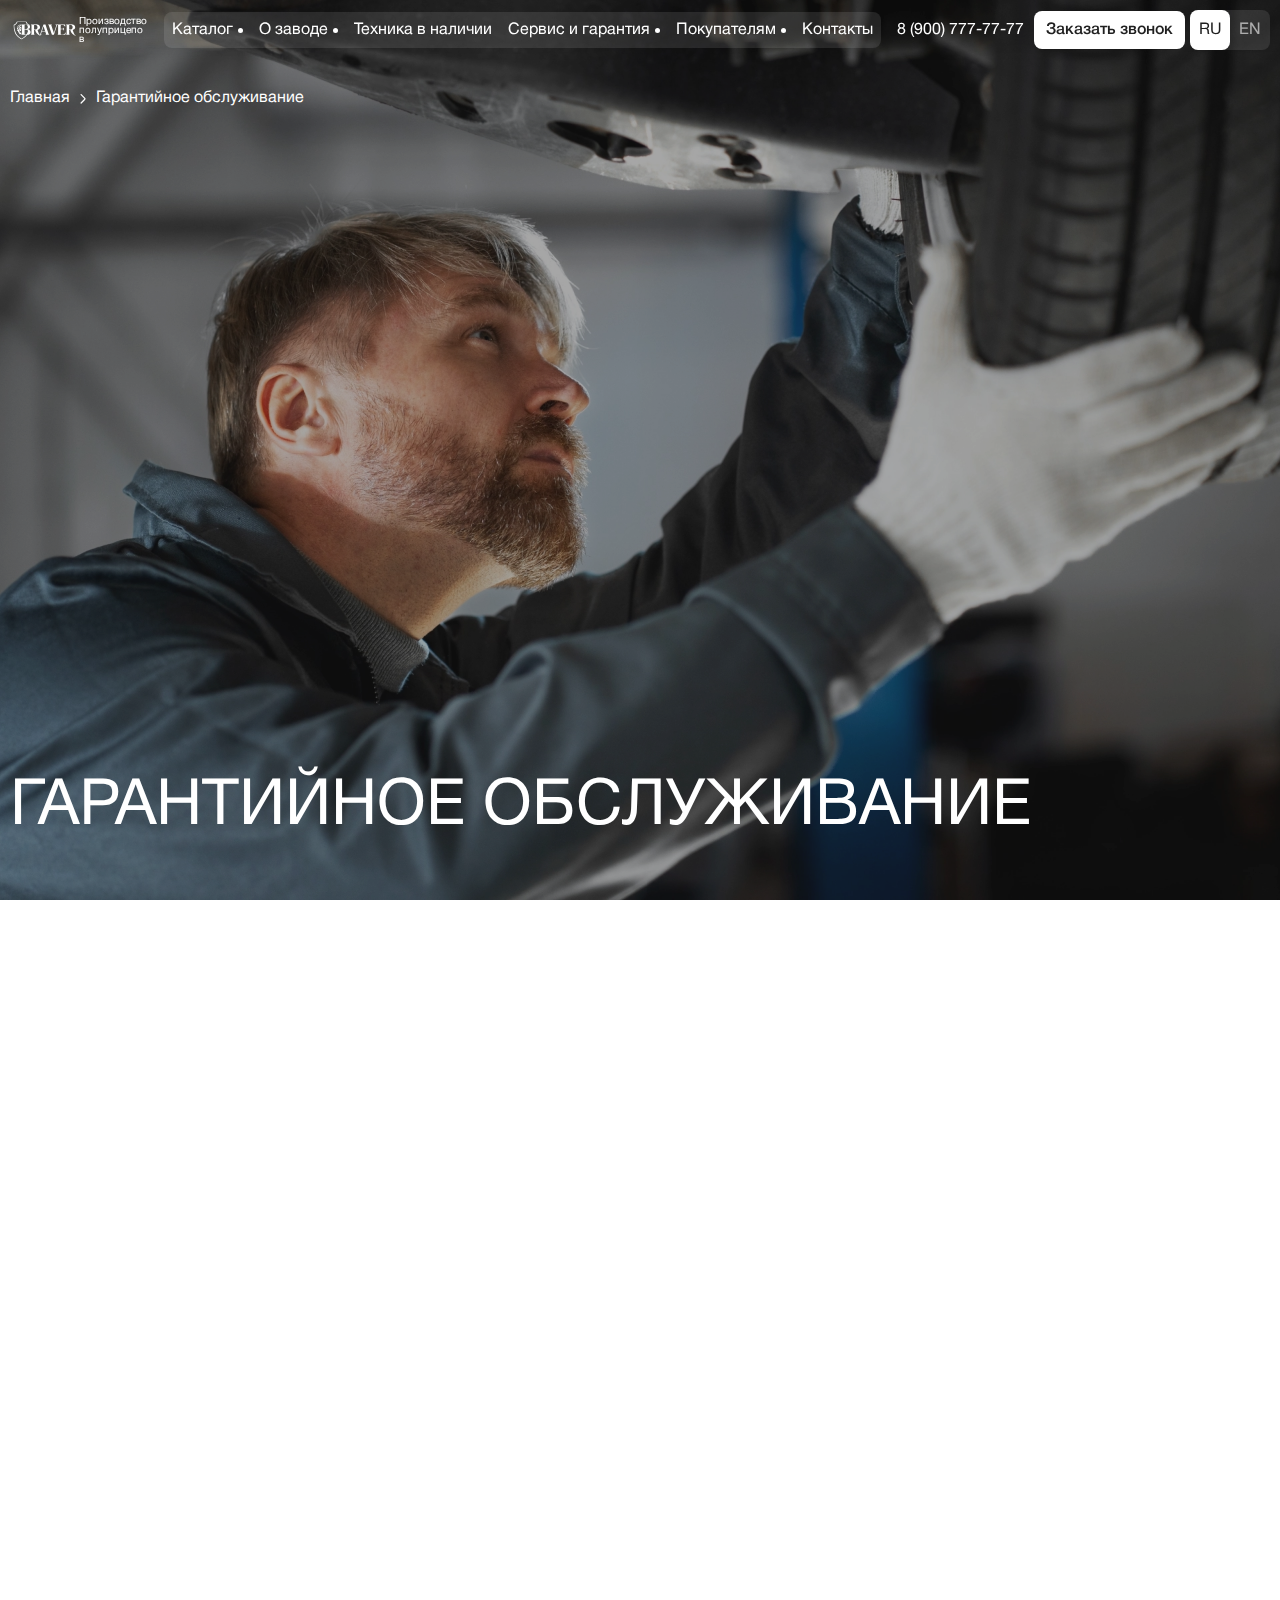
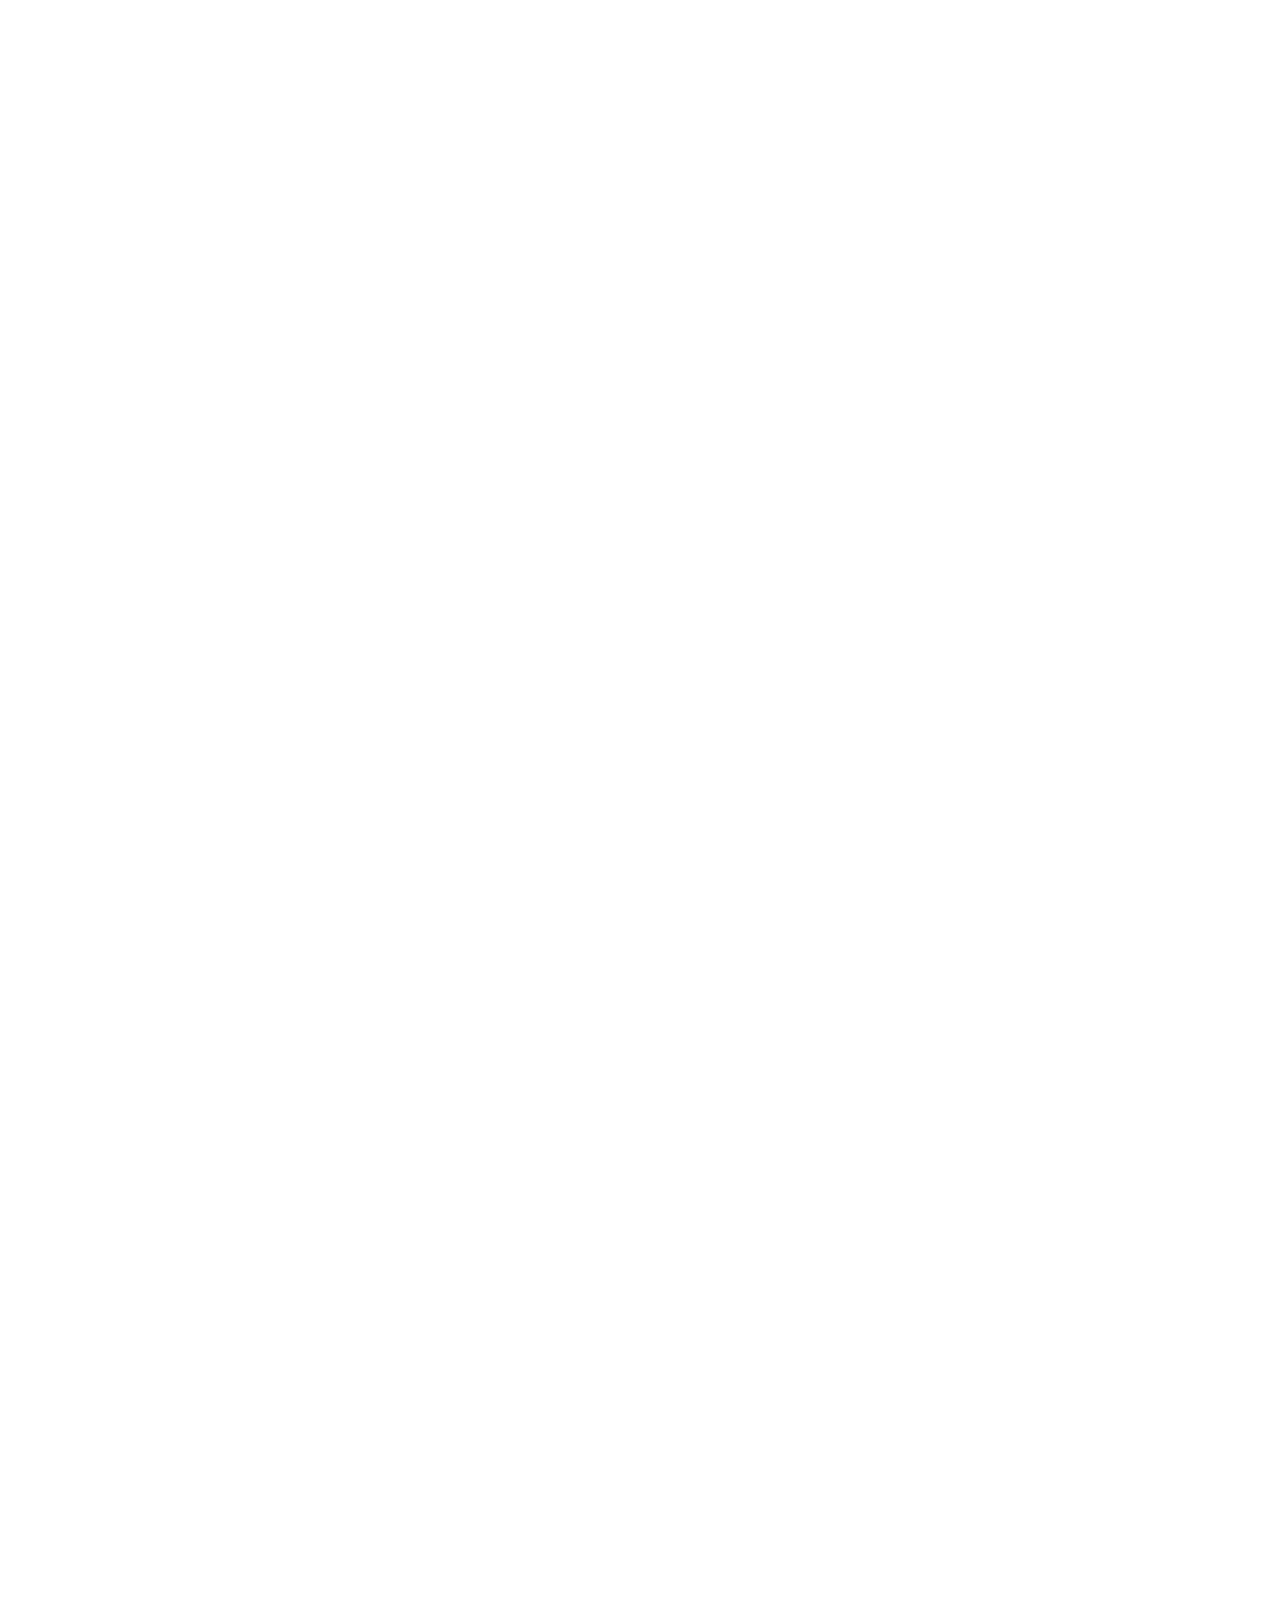
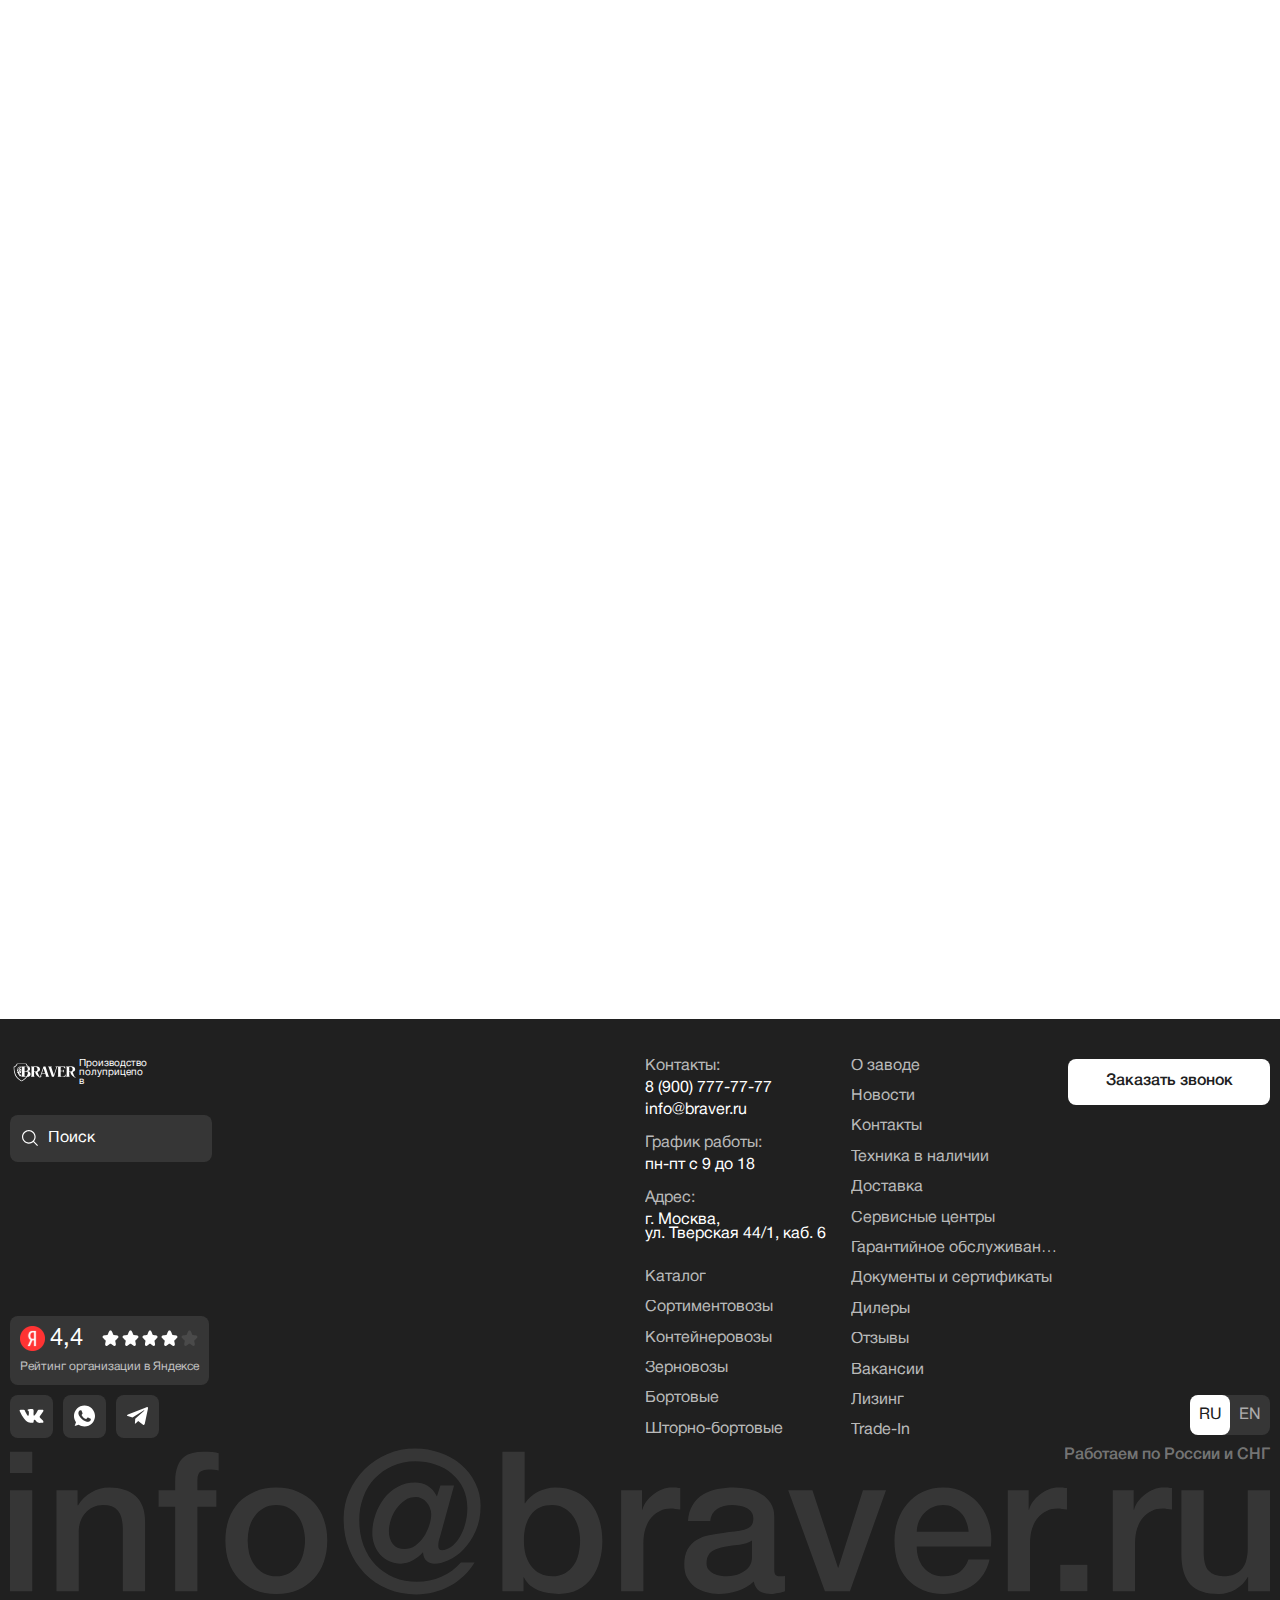
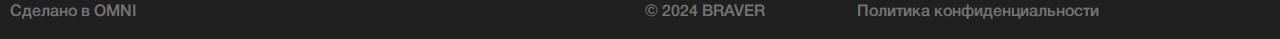
<file: garanty.html>
<!DOCTYPE html>
<html lang="ru">

<head>
    <meta charset="UTF-8">
    <meta http-equiv="X-UA-Compatible" content="IE=edge">
    <meta name="viewport" content="width=device-width, initial-scale=1">
    <link type="image/x-icon" rel="shortcut icon" href="img/favicon/favicon.ico">
    <link type="image/png" sizes="32x32" rel="icon" href="img/favicon/favicon-32x32.png">
    <link type="image/png" sizes="192x192" rel="icon" href="img/favicon/android-icon-192x192.png">
    <link type="image/svg+xml" sizes="any" rel="icon" href="img/favicon/favicon.svg">
    <link sizes="120x120" rel="apple-touch-icon" href="img/favicon/apple-icon-120x120.png">
    <link sizes="180x180" rel="apple-touch-icon" href="img/favicon/apple-icon-180x180.png">
    <meta name="format-detection" content="telephone=no">
    <meta name="msapplication-TileImage" content="img/favicon/ms-icon-144x144.png">
    <meta name="theme-color" content="#ffffff">
    <link rel="preload" href="fonts/Helvetica-Neue-regular.woff2" as="font" type="font/woff2" crossorigin> 
    <link href="css/fancybox.min.css" type="text/css" rel="stylesheet">
    <link href="css/style.css" type="text/css" rel="stylesheet">
    <title>Гарантийное обслуживание</title>
</head>

<body>
    <div class="wrap">
        <!--header-->


<header class="header header--light fixed-block">  


    <div class="container header__container">
        <div class="header__inner">
            <div class="logo">
                <a href="#">
                    <svg width="117" height="44" viewBox="0 0 117 44" xmlns="http://www.w3.org/2000/svg">
                        <mask id="mask0_208_3162" style="mask-type:luminance" maskUnits="userSpaceOnUse" x="5" y="7" width="29" height="32">
                        <path fill="white" d="M5.83447 7.06567H33.5635V38.0898H5.83447V7.06567Z"/>
                        </mask>
                        <g mask="url(#mask0_208_3162)">
                        <path d="M7.16986 14.2829C7.30453 16.074 7.62055 19.139 8.32999 22.1859C8.81846 24.2868 9.49304 26.3817 10.4186 28.03C11.7934 30.4799 13.7156 32.4274 15.5261 33.8817C17.1715 35.2037 18.7248 36.121 19.7019 36.6413C20.6743 36.124 22.2231 35.2096 23.8686 33.8892C25.6774 32.4365 27.6028 30.4858 28.9821 28.03C29.9032 26.3847 30.5778 24.2913 31.0648 22.1888C31.7725 19.1405 32.0901 16.074 32.2248 14.2829C30.4582 13.4722 29.206 12.4014 28.3242 11.2961C27.5165 10.284 27.0144 9.24181 26.7059 8.34999H12.6948C12.3303 9.40263 11.6981 10.6644 10.6061 11.839C9.76519 12.7474 8.64601 13.606 7.16986 14.2829ZM7.08674 22.4686C6.29577 19.0623 5.97963 15.6529 5.8647 13.9234L5.83447 13.4708L6.2564 13.2948C7.75364 12.6736 8.85783 11.8495 9.66537 10.9788C10.7635 9.79673 11.3291 8.52135 11.6165 7.53779L11.751 7.07764H27.6481L27.7843 7.53779C28.0339 8.39204 28.4936 9.46734 29.3225 10.5051C30.1557 11.5473 31.3733 12.5609 33.1383 13.2948L33.5602 13.4708L33.53 13.9234C33.415 15.6529 33.0974 19.0652 32.3079 22.4716C31.7982 24.6749 31.0828 26.8826 30.0953 28.6466C28.6222 31.2709 26.5804 33.3433 24.6672 34.8788C22.7645 36.4067 20.9738 37.4189 19.9938 37.9212L19.7003 38.07L19.41 37.9212C18.4239 37.4159 16.6316 36.4008 14.7274 34.8713C12.8112 33.3328 10.7725 31.2634 9.30547 28.6466C8.31475 26.8795 7.59788 24.6703 7.08674 22.4686Z"/>
                        </g>
                        <path d="M19.3267 12.6876H21.8656C24.5371 12.5296 25.2249 12.5034 25.6217 12.5034H26.0449C31.3084 12.5034 34.0594 13.9499 34.0594 16.6854C34.0594 18.0267 33.4247 19.0001 32.1815 19.6312C31.3352 20.052 30.7268 20.3152 29.0074 20.657C30.7268 20.8673 31.4674 21.1306 32.4463 21.6303C34.0331 22.498 34.9062 23.9445 34.9062 25.6281C34.9062 26.601 34.562 27.5744 33.9536 28.2845C32.7636 29.6787 31.0969 30.2308 27.8438 30.2308H19.3267V29.8624C20.1466 29.5207 20.3845 29.0999 20.3845 28.1265V14.7919C20.3845 13.8186 20.1466 13.3978 19.3267 13.056V12.6876ZM24.696 20.3414H25.9128C28.7427 20.3414 30.1711 19.1314 30.1711 16.7116C30.1711 14.5025 28.7959 13.1874 26.5475 13.1874C25.1986 13.1874 24.696 13.6082 24.696 14.7391V20.3414ZM24.696 21.2096V28.1003C24.696 29.1789 25.2249 29.5735 26.627 29.5735C27.3412 29.5735 27.9227 29.4683 28.399 29.2841C29.6953 28.7315 30.6211 27.1008 30.6211 25.3125C30.6211 22.6032 29.0601 21.2096 26.0186 21.2096H24.696Z"/>
                        <path d="M51.7 31.4147V31.993C46.4896 30.0205 43.9239 27.2851 42.6539 22.1302C42.4687 22.1564 42.3102 22.1564 42.2308 22.1564H41.8871C41.5697 22.1564 41.305 22.1564 40.8024 22.0774V28.1266C40.8024 29.1 41.0403 29.5208 41.8603 29.8625V30.2309H35.4067V29.8625C36.2267 29.5208 36.4646 29.1 36.4646 28.1266V14.792C36.4646 13.8187 36.2267 13.3979 35.4067 13.0561V12.6877H37.443C37.893 12.6877 38.713 12.6616 39.7972 12.5825C41.0671 12.5035 42.5218 12.4512 43.3944 12.4512C48.288 12.4512 50.9594 14.1604 50.9594 17.2905C50.9594 18.6579 50.351 19.9207 49.2137 20.7623C48.7379 21.1307 47.8911 21.4986 46.7011 21.867C48.1822 26.7329 50.0074 30.3623 51.7 31.4147ZM40.8024 15.0286V21.262C41.1466 21.2882 41.3845 21.3149 41.5697 21.3149H42.125C45.1138 21.3149 46.648 19.9469 46.648 17.3166C46.648 15.0024 44.8496 13.1875 42.6276 13.1875C41.3313 13.1875 40.8024 13.6873 40.8024 15.0286Z"/>
                        <path d="M53.92 24.6023L52.809 28.1264C52.7295 28.3107 52.7032 28.521 52.7032 28.7052C52.7032 29.3102 53.1 29.652 54.2373 29.889V30.2308H49.688V29.889C50.7195 29.5996 51.2485 29.1522 51.6453 28.1264L56.7767 12.5295H60.1624L65.1881 28.1264C65.5317 29.0998 66.008 29.6786 66.6428 29.889V30.2308H60.1887V29.889C60.7971 29.6786 61.035 29.4154 61.035 28.8894C61.035 28.6791 60.9824 28.4158 60.8766 28.1264L59.7393 24.6023H53.92ZM54.3431 23.5499H59.3951L56.8562 15.791L54.3431 23.5499Z"/>
                        <path d="M74.4703 30.2307H71.1114L65.9269 14.7918C65.5832 13.8184 65.1332 13.3186 64.4722 13.0293V12.6875H70.8999V13.0293C70.3704 13.2396 70.1062 13.5819 70.1062 14.0288C70.1062 14.2654 70.1589 14.5024 70.2646 14.7918L74.3913 27.2587L78.3323 14.7918C78.3854 14.6076 78.4117 14.4234 78.4117 14.2392C78.4117 13.5819 78.0412 13.2663 76.9039 13.0293V12.6875H81.3211V13.0293C80.3691 13.3186 79.8133 13.8184 79.4696 14.7918L74.4703 30.2307Z"/>
                        <path d="M93.487 12.6875L93.7781 16.0541H93.1697C92.3497 14.1602 91.186 13.3448 89.0961 13.3448H87.6678C86.4246 13.3448 85.922 13.7656 85.922 14.818V20.078H88.3293C90.0219 20.078 90.8682 19.5259 91.0534 18.2636H91.6092V22.7611H91.0534C90.974 21.4198 90.2071 20.841 88.3293 20.841H85.922V27.8898C85.922 29.2311 86.3983 29.5734 88.1704 29.5734H89.4666C91.9266 29.5734 93.3281 28.6262 94.1749 26.3905L94.7302 26.6009L93.7781 30.2307H80.5264V29.8623C81.3463 29.5205 81.5842 29.0998 81.5842 28.1264V14.7918C81.5842 13.8184 81.3463 13.3977 80.5264 13.0559V12.6875H93.487Z"/>
                        <path d="M111.286 31.4147V31.993C106.076 30.0205 103.51 27.2851 102.24 22.1302C102.055 22.1564 101.897 22.1564 101.817 22.1564H101.474C101.156 22.1564 100.891 22.1564 100.389 22.0774V28.1266C100.389 29.1 100.627 29.5208 101.447 29.8625V30.2309H94.9932V29.8625C95.8131 29.5208 96.051 29.1 96.051 28.1266V14.792C96.051 13.8187 95.8131 13.3979 94.9932 13.0561V12.6877H97.0295C97.4794 12.6877 98.2994 12.6616 99.3836 12.5825C100.654 12.5035 102.108 12.4512 102.981 12.4512C107.874 12.4512 110.546 14.1604 110.546 17.2905C110.546 18.6579 109.937 19.9207 108.8 20.7623C108.324 21.1307 107.478 21.4986 106.288 21.867C107.769 26.7329 109.594 30.3623 111.286 31.4147ZM100.389 15.0286V21.262C100.733 21.2882 100.971 21.3149 101.156 21.3149H101.711C104.7 21.3149 106.234 19.9469 106.234 17.3166C106.234 15.0024 104.436 13.1875 102.214 13.1875C100.918 13.1875 100.389 13.6873 100.389 15.0286Z"/>
                        <mask id="mask1_208_3162" style="mask-type:luminance" maskUnits="userSpaceOnUse" x="15" y="12" width="5" height="5">
                        <path fill="white" d="M15.3506 12.3884H19.2605V16.4041H15.3506V12.3884Z"/>
                        </mask>
                        <g mask="url(#mask1_208_3162)">
                        <path d="M15.9924 13.1404L16.0335 13.2591C16.0766 13.4244 16.1354 13.5839 16.1881 13.7453L16.2196 13.8211L16.2274 13.8581C16.243 13.893 16.2567 13.93 16.2684 13.9669L16.3488 14.0039C16.4466 14.0215 16.5466 14.0234 16.6425 14.0389C16.7893 14.0584 16.9284 14.1128 17.0733 14.1361C17.2182 14.1595 17.3787 14.1984 17.5275 14.2412C17.5433 14.354 17.555 14.4688 17.5863 14.5795C17.6176 14.6904 17.6294 14.8286 17.6646 14.9492C17.6999 15.0697 17.7156 15.1824 17.7372 15.2991L17.7586 15.3595C17.7743 15.4548 17.7959 15.55 17.8135 15.6454C17.9064 15.6894 17.9965 15.7386 18.0837 15.7931C18.3501 15.9545 18.6164 16.116 18.8944 16.256C18.9982 16.3143 19.1079 16.3669 19.2254 16.3941C19.3429 16.4213 19.4701 16.33 19.5856 16.2793C19.8206 16.1705 20.0379 16.0304 20.2651 15.9059C20.3826 15.8339 20.4962 15.7563 20.6156 15.6901C20.6606 15.6625 20.7024 15.6307 20.741 15.5948C20.7587 15.4689 20.7834 15.3445 20.8154 15.2213C20.8663 15.0152 20.9192 14.8091 20.9544 14.599L20.9661 14.5446C20.9857 14.4649 20.9916 14.3851 21.0132 14.3073L21.019 14.2509C21.113 14.2081 21.2168 14.1945 21.3186 14.175C21.4557 14.142 21.5947 14.1167 21.7319 14.0798C21.9198 14.0312 22.1156 14.0155 22.3055 13.9727C22.3368 13.8308 22.3936 13.6967 22.4308 13.5546C22.4994 13.364 22.5484 13.1696 22.6091 12.9771C22.6482 12.8934 22.6482 12.7864 22.7187 12.7222C22.8577 12.6659 22.9987 12.6114 23.1339 12.5414V12.3916C22.9361 12.4266 22.7325 12.4247 22.5346 12.4655C22.3368 12.5064 22.0999 12.5005 21.8865 12.5433C21.673 12.5861 21.4792 12.5687 21.2795 12.6037C21.1698 12.6016 21.0622 12.6308 20.9525 12.6289L20.9309 12.6445L20.7683 12.6523C20.6862 12.6697 20.602 12.6697 20.5216 12.6892C20.4413 12.7086 20.3238 12.6989 20.226 12.7164C20.0027 12.734 19.7755 12.7417 19.5543 12.7787C19.4701 12.7826 19.3878 12.7864 19.3056 12.7961C18.9844 12.7864 18.6652 12.734 18.346 12.7203C18.2149 12.7028 18.0798 12.7067 17.9525 12.6717C17.5923 12.6562 17.2377 12.5784 16.8755 12.5667C16.7502 12.5491 16.6248 12.5453 16.5015 12.5141C16.3272 12.5025 16.1549 12.4772 15.9806 12.4675C15.7848 12.4266 15.5851 12.415 15.3873 12.4131L15.3618 12.5064C15.5361 12.6134 15.73 12.6814 15.9043 12.7864C15.9218 12.9051 15.963 13.0218 15.9924 13.1404Z"/>
                        </g>
                        <mask id="mask2_208_3162" style="mask-type:luminance" maskUnits="userSpaceOnUse" x="11" y="13" width="9" height="18">
                        <path fill="white" d="M11.3276 13.8911H19.2602V30.3281H11.3276V13.8911Z"/>
                        </mask>
                        <g mask="url(#mask2_208_3162)">
                        <path d="M26.7443 22.8275C26.5916 22.701 26.4879 22.526 26.3331 22.4016C26.1687 22.2285 25.9983 22.0593 25.8241 21.896C25.6869 21.7501 25.5401 21.61 25.403 21.4642C25.4304 21.3903 25.4872 21.332 25.5225 21.2619C25.6066 21.1044 25.7202 20.9623 25.8025 20.8049C25.8848 20.6474 25.9807 20.5481 26.0493 20.4081C26.1178 20.268 26.2098 20.1281 26.3077 19.9997C26.4154 19.8403 26.5133 19.675 26.619 19.5135C26.713 19.389 26.7816 19.249 26.8795 19.1265C26.9774 19.0039 27.0831 18.8251 27.1928 18.6811L27.187 18.6499C27.0577 18.5975 26.946 18.51 26.8149 18.4614C26.5584 18.3213 26.2882 18.2085 26.0258 18.0782C25.7241 17.9284 25.4109 17.8078 25.1191 17.6425C24.9957 17.5862 24.8723 17.5297 24.7431 17.4811C24.7431 17.7689 24.7901 18.0548 24.7803 18.3427C24.7278 18.2843 24.6795 18.2228 24.6354 18.1579C24.5375 18.0062 24.4004 17.8837 24.2966 17.7359C24.1929 17.5881 24.0597 17.4383 23.9618 17.2749C23.8212 17.0999 23.6906 16.9178 23.5702 16.7285C23.4527 16.5671 23.3254 16.4115 23.2137 16.2462C23.112 16.1177 23.0023 16.0011 22.9122 15.8669L22.971 15.8378L23.0219 15.8338L23.0414 15.8202C23.0958 15.8114 23.1493 15.799 23.202 15.7832C23.3137 15.7561 23.4273 15.7424 23.5349 15.7054C23.7072 15.6724 23.8776 15.6218 24.0519 15.5966C24.2262 15.5713 24.3633 15.5207 24.5199 15.4896L24.5728 15.4799C24.646 15.4602 24.7205 15.4465 24.796 15.4391C24.8058 15.6919 24.8548 15.9427 24.8587 16.1975C24.89 16.5087 24.9194 16.8179 24.939 17.1292C24.9703 17.1874 24.9997 17.2517 25.0584 17.2846C25.1172 17.3177 25.2053 17.3216 25.2777 17.345C25.3502 17.3683 25.4716 17.3916 25.5558 17.4461L25.6439 17.4499C25.6843 17.419 25.7267 17.3912 25.7712 17.3663L25.7908 17.308C25.7673 17.2167 25.7595 17.1213 25.7418 17.0299C25.6988 16.8568 25.6988 16.6779 25.6576 16.5048C25.6445 16.4484 25.638 16.3915 25.638 16.3337L25.6224 16.3122C25.6086 16.0964 25.5617 15.8844 25.5401 15.6685C25.5301 15.556 25.5132 15.4445 25.4891 15.334C25.4755 15.2057 25.4617 15.0773 25.4403 14.9509C25.4226 14.8712 25.3541 14.8244 25.2915 14.7797C25.1024 14.6243 24.9262 14.4559 24.7626 14.2741C24.6354 14.1593 24.5238 14.031 24.4004 13.9123L24.2829 13.9337C24.0676 13.9921 23.8424 13.9998 23.6329 14.0776L23.5839 14.0854C23.2843 14.1768 22.9768 14.2429 22.6753 14.3304C22.5069 14.379 22.3365 14.4239 22.1661 14.4647L22.127 14.4783C22.0369 14.5016 21.9449 14.5191 21.8548 14.5366C21.7177 14.5892 21.565 14.5813 21.4318 14.6475L21.426 14.7117C21.3946 14.8964 21.3672 15.0812 21.3202 15.262C21.3124 15.3535 21.2908 15.4449 21.2888 15.5363L21.3437 15.5479C21.5199 15.6822 21.6747 15.8436 21.8391 15.9913C21.9684 16.0964 22.078 16.2209 22.2034 16.3298C22.3287 16.4386 22.4148 16.5106 22.5147 16.606C22.6557 16.7324 22.7908 16.8646 22.9416 16.9794C23.0924 17.0941 23.2412 17.1991 23.3666 17.3372C23.4331 17.4052 23.4644 17.4948 23.5251 17.5666C23.5858 17.6386 23.6171 17.7418 23.6798 17.8215C23.7424 17.9012 23.811 18.0296 23.8815 18.1307C23.9521 18.2318 24.0108 18.3368 24.0851 18.4322C24.2359 18.6227 24.3594 18.8328 24.5043 19.0273C24.6138 19.1692 24.6922 19.3307 24.8058 19.4687C24.8861 19.5602 24.9488 19.6651 25.0211 19.7625C24.9311 19.8693 24.841 19.9763 24.747 20.0795C24.5669 20.307 24.375 20.5268 24.1851 20.7465C23.9951 20.9974 23.7679 21.2172 23.5839 21.4719C23.4802 21.6022 23.3685 21.7228 23.2705 21.8571C23.1727 21.9912 23.0708 22.0748 22.9827 22.1935C22.828 22.3899 22.6596 22.5766 22.5147 22.7808C22.4481 22.8897 22.4285 23.0161 22.3777 23.1309C22.3404 23.2164 22.3228 23.3078 22.2857 23.3916C22.2269 23.5665 22.176 23.7454 22.1054 23.9167L22.0996 23.9535L22.0682 24.0313C22.0428 24.111 22.0212 24.1908 21.9918 24.2686L21.9801 24.3036C21.9292 24.4689 21.8607 24.6284 21.8039 24.7918C21.7471 24.9551 21.708 25.0776 21.6609 25.2216L21.6374 25.278C21.6041 25.3947 21.6061 25.5153 21.5826 25.6339C21.5748 25.7195 21.5767 25.807 21.5709 25.8944L21.5748 25.8789C21.5493 26.1279 21.5532 26.3808 21.4925 26.6239C21.4063 26.5927 21.3378 26.5304 21.2614 26.4799C21.1932 26.4319 21.1305 26.3774 21.0735 26.3165C20.7875 26.4923 20.4872 26.6394 20.1727 26.758C19.9867 26.8513 19.7948 26.9253 19.6068 27.0128C19.5011 27.0517 19.4051 27.1178 19.2935 27.1392C19.2171 27.1334 19.1505 27.0945 19.0821 27.0652C18.9136 26.9836 18.7335 26.9272 18.5709 26.8358C18.2262 26.6919 17.866 26.5635 17.5664 26.3359C17.4352 26.4196 17.2961 26.4974 17.1747 26.5947C17.1278 26.5577 17.0827 26.5227 17.0358 26.4877C17.0123 26.1104 17.0004 25.733 16.9535 25.3596L16.9378 25.3422V25.2838C16.8751 25.1322 16.8399 24.9688 16.7773 24.8171L16.7361 24.7198C16.6773 24.5254 16.6069 24.3328 16.5404 24.1403L16.5011 24.0392C16.4678 23.9477 16.4424 23.8544 16.4032 23.7649C16.3895 23.7202 16.3778 23.6734 16.3661 23.6287L16.3386 23.5958C16.3207 23.5211 16.2953 23.4491 16.2622 23.3798C16.2171 23.2281 16.1644 23.0784 16.1115 22.9286C16.0703 22.81 15.994 22.7108 15.9117 22.6174C15.7962 22.4852 15.6983 22.3373 15.5808 22.2051C15.3556 21.9465 15.1403 21.682 14.9287 21.4136C14.5821 20.9877 14.2199 20.5773 13.8674 20.1552C13.7577 20.0249 13.6402 19.9005 13.5404 19.7644C13.6637 19.5873 13.8106 19.4279 13.9183 19.2412C14.0162 19.0973 14.1239 18.9592 14.216 18.8114C14.3256 18.6207 14.4803 18.4633 14.5919 18.2746C14.6762 18.156 14.7485 18.0315 14.8386 17.9168C14.9287 17.802 15.0051 17.6406 15.0893 17.5045C15.2107 17.2983 15.4163 17.1679 15.5945 17.0163C15.761 16.8977 15.8921 16.7401 16.0527 16.6157C16.272 16.4115 16.4933 16.2112 16.7087 16.0031C16.8967 15.8378 17.0729 15.6607 17.2707 15.509C17.2531 15.4176 17.2414 15.3243 17.2257 15.2329C17.1728 15.0384 17.1611 14.8362 17.1101 14.6397C17.0024 14.6066 16.8889 14.5931 16.7792 14.5755C16.6695 14.558 16.511 14.5172 16.3778 14.4802C16.1957 14.4297 16.0115 14.3869 15.8295 14.3343L15.7805 14.313C15.7217 14.2954 15.661 14.2818 15.6023 14.2663C15.4809 14.2216 15.3537 14.204 15.2323 14.1671C15.1109 14.1301 14.9679 14.103 14.8406 14.0562C14.6786 14.0135 14.5148 13.9798 14.349 13.9551L14.2708 13.9337C14.2385 13.9242 14.206 13.9165 14.1728 13.9104C14.0456 14.0037 13.9417 14.1262 13.8283 14.2371C13.6696 14.3908 13.5227 14.5561 13.3543 14.7019C13.2878 14.7564 13.2349 14.8284 13.1625 14.8789C13.1331 14.9041 13.0899 14.9256 13.0938 14.9684C13.0919 15.0656 13.086 15.1629 13.086 15.2581L13.0704 15.2835C13.0684 15.3884 13.0351 15.4877 13.0273 15.5907C13.0156 15.6646 13.0137 15.7385 12.996 15.8124C12.9937 15.8642 12.9871 15.9153 12.9764 15.9661C12.947 16.1392 12.9294 16.3161 12.8981 16.4893C12.8668 16.6623 12.8452 16.7829 12.8276 16.9327C12.8094 16.9904 12.7977 17.0494 12.7923 17.1096C12.7806 17.2302 12.7513 17.3508 12.7513 17.4733L12.8804 17.4189C13.0293 17.3975 13.186 17.3955 13.3269 17.3372L13.37 17.3294L13.5071 17.2885L13.5579 17.2691C13.5717 17.1038 13.6128 16.9424 13.6225 16.7771C13.6461 16.5379 13.6873 16.2987 13.7029 16.0575C13.7186 15.8163 13.7322 15.6336 13.7558 15.4234C13.8164 15.4429 13.8791 15.4604 13.9417 15.478C14.165 15.5246 14.3883 15.5732 14.6134 15.616C14.8386 15.6588 15.1148 15.7405 15.3693 15.7813L15.428 15.8047C15.5015 15.8227 15.576 15.8357 15.6513 15.8436C15.5976 15.9221 15.5389 15.9967 15.475 16.0672C15.3144 16.2909 15.1461 16.5067 14.9835 16.7285C14.8211 16.9502 14.6565 17.17 14.5097 17.4033C14.4412 17.5006 14.357 17.5881 14.2883 17.6853C14.2014 17.8057 14.1074 17.9205 14.0064 18.0296C13.9104 18.1365 13.838 18.2611 13.7342 18.3621C13.7342 18.1949 13.7636 18.0296 13.7871 17.8643C13.7945 17.7344 13.8095 17.6053 13.8322 17.4772C13.65 17.5589 13.4562 17.6192 13.2839 17.7203C13.1115 17.8215 12.9079 17.8934 12.7179 17.9771C12.528 18.0607 12.3263 18.1773 12.1226 18.263C11.8505 18.3776 11.5959 18.5255 11.3276 18.6461C11.3864 18.7219 11.4353 18.8056 11.4881 18.8853C11.5861 19.0253 11.6801 19.1673 11.7721 19.3092C11.8192 19.3812 11.8818 19.4435 11.9229 19.5193C12.06 19.7799 12.2479 20.0094 12.3948 20.2642C12.5416 20.5189 12.6846 20.7446 12.8433 20.9799C12.9215 21.1141 13.0254 21.2327 13.0977 21.3709C13.1115 21.4038 13.1487 21.4369 13.1271 21.4739C13.0664 21.5789 12.9705 21.6548 12.8843 21.7384C12.712 21.9115 12.5338 22.0807 12.3596 22.2518C12.2911 22.3315 12.2205 22.4093 12.1442 22.4832C12.0678 22.5572 11.9836 22.6739 11.8896 22.7556C11.7956 22.8372 11.684 22.9772 11.5607 23.0647L11.5548 23.1212C11.6449 23.1367 11.733 23.1601 11.8231 23.1775C11.9131 23.1951 12.06 23.2261 12.1775 23.2592L12.2362 23.2807C12.3282 23.3001 12.4183 23.3254 12.5103 23.3507C12.6023 23.3759 12.7101 23.3817 12.804 23.4148C13.0156 23.479 13.2349 23.516 13.4503 23.5685L13.5266 23.5898C13.6134 23.6039 13.699 23.6233 13.7832 23.6482C13.8448 23.665 13.9075 23.6766 13.9711 23.6833C13.7968 23.9711 13.7048 24.2978 13.5404 24.5914C13.5149 24.6362 13.4718 24.6868 13.5051 24.7393C13.5991 24.9143 13.6813 25.0972 13.7616 25.2799C13.9458 25.5542 14.1141 25.84 14.2883 26.1201C14.4705 26.3613 14.6017 26.6336 14.7799 26.8786C14.84 26.9927 14.9013 27.1061 14.9639 27.2189C14.9718 26.9681 14.966 26.7191 14.9738 26.4683C14.9894 26.3477 14.9855 26.2252 14.9953 26.1026C15.0129 26.015 14.9992 25.9275 15.0207 25.84C15.0364 25.5172 15.0541 25.1963 15.0775 24.8734C15.0835 24.8365 15.0775 24.7937 15.1069 24.7666C15.2087 24.64 15.3399 24.5428 15.4535 24.4281C15.5671 24.3133 15.663 24.2492 15.7571 24.1461C15.851 24.0431 15.9313 23.9963 16.0156 23.9186C16.0115 23.9846 16.0135 24.0528 15.9959 24.1169C15.9813 24.1988 15.9708 24.2811 15.9646 24.364C15.9254 24.4709 15.9195 24.5856 15.8979 24.6965C15.8901 24.7236 15.8823 24.749 15.8745 24.7762L15.8706 24.8345L15.8549 24.8579C15.8432 24.9863 15.8197 25.1146 15.802 25.241L15.7785 25.3188C15.759 25.4219 15.7433 25.5269 15.7198 25.63C15.6964 25.733 15.6767 25.8984 15.6493 26.0307C15.6288 26.1036 15.6125 26.1775 15.6003 26.2523C15.5808 26.4294 15.526 26.6005 15.4927 26.7755L15.4711 26.8339C15.4515 26.9117 15.434 26.9895 15.4163 27.0692L15.3928 27.1275C15.383 27.1858 15.3634 27.2442 15.3615 27.3025C15.3908 27.4134 15.4574 27.5087 15.5103 27.6079C15.5632 27.7071 15.6376 27.8355 15.6923 27.954C15.7566 28.0492 15.812 28.149 15.8588 28.2536C15.9528 28.3975 16.0156 28.5589 16.1154 28.697C16.2152 28.8351 16.2759 28.9926 16.3581 29.1385C16.3922 29.2087 16.4299 29.2768 16.4717 29.3427L16.4836 29.3778C16.5736 29.51 16.6402 29.6578 16.7244 29.7939C16.7322 29.7395 16.7419 29.685 16.7538 29.6325L16.7773 29.5566C16.7831 29.5314 16.789 29.5042 16.7948 29.4788L16.8125 29.4167L16.8261 29.403C16.8422 29.2961 16.8644 29.1904 16.8928 29.0859C16.9261 28.9732 16.9358 28.8546 16.979 28.7437L17.0298 28.5511C17.2961 28.7729 17.5742 28.9829 17.8543 29.1852C17.9325 29.2435 17.9932 29.3213 18.0735 29.3758C18.1539 29.4302 18.2674 29.5313 18.3731 29.5975C18.4577 29.6504 18.5354 29.7121 18.6061 29.7823C18.7296 29.899 18.8804 29.9865 19.0076 30.1012C19.0977 30.1712 19.1799 30.2529 19.268 30.3248C19.3326 30.2704 19.3933 30.2101 19.46 30.1576C19.6499 30.0156 19.8242 29.8562 20.0142 29.7142C20.1492 29.5917 20.3079 29.5003 20.4429 29.3797C20.5781 29.2591 20.7602 29.1229 20.9266 29.0043C21.1205 28.8526 21.3163 28.7029 21.5199 28.5648C21.5395 28.6426 21.5572 28.7184 21.5787 28.7962L21.6022 28.8546C21.6179 28.9382 21.6296 29.0238 21.6512 29.1074C21.7001 29.2241 21.706 29.3524 21.7315 29.4769L21.751 29.5372C21.7706 29.6209 21.7862 29.7064 21.8039 29.792L21.8333 29.7823C21.8529 29.7298 21.8776 29.6799 21.9077 29.6325C22.0311 29.4672 22.1074 29.2746 22.2112 29.0977C22.315 28.9206 22.4325 28.697 22.552 28.5025C22.7712 28.0844 23.012 27.678 23.2137 27.2501C23.1903 27.2034 23.1688 27.1567 23.1472 27.1081C23.0904 26.8961 23.0395 26.6802 22.9945 26.4663C22.9612 26.3301 22.9573 26.1901 22.922 26.0539C22.8867 25.9178 22.8731 25.7409 22.83 25.5892C22.7869 25.4374 22.785 25.3325 22.7576 25.204C22.7301 25.0757 22.7203 24.928 22.6811 24.7937C22.642 24.6595 22.6381 24.4786 22.595 24.3231C22.552 24.1675 22.546 24.0489 22.5323 23.9107C22.6322 24.0003 22.7301 24.0917 22.8358 24.1714C22.9474 24.2939 23.0826 24.3911 23.2001 24.5078C23.2999 24.5953 23.388 24.6965 23.4919 24.7782C23.4919 24.959 23.5134 25.138 23.5154 25.3188C23.5295 25.4468 23.5354 25.5752 23.5329 25.7039L23.5506 25.7253C23.5506 25.8206 23.5467 25.9178 23.5623 26.0112C23.5917 26.4118 23.5917 26.8124 23.5956 27.2131C23.6193 27.187 23.6396 27.1586 23.6564 27.1275C23.6858 27.0128 23.7523 26.9136 23.813 26.8144C23.9188 26.6316 24.0499 26.4625 24.1517 26.2757C24.3182 26.0462 24.4572 25.7992 24.6099 25.5619C24.6648 25.486 24.6981 25.3966 24.7548 25.3207C24.8743 25.1632 24.9213 24.9688 25.0075 24.7937C25.0271 24.7509 25.0505 24.7062 25.0388 24.6576C25.0271 24.609 24.9762 24.5293 24.9507 24.4631C24.9252 24.3969 24.8782 24.3152 24.8508 24.2395C24.8077 24.0839 24.7079 23.9516 24.657 23.798L24.6021 23.6833C24.7509 23.6502 24.8998 23.6151 25.0486 23.584L25.1289 23.5627C25.2053 23.5432 25.2835 23.5276 25.3619 23.5121C25.4774 23.4752 25.5969 23.4576 25.7163 23.4363L25.7751 23.4129C25.8671 23.3916 25.9591 23.3759 26.0493 23.3526L26.1061 23.3312C26.2054 23.3142 26.3034 23.2908 26.3998 23.2612C26.5173 23.2281 26.6367 23.2067 26.7542 23.1756L26.952 23.1367L27.0381 23.1289C26.9441 23.02 26.8344 22.9325 26.7443 22.8275Z"/>
                        </g>
                        <mask id="mask3_208_3162" style="mask-type:luminance" maskUnits="userSpaceOnUse" x="14" y="16" width="6" height="9">
                        <path fill="white" d="M14.2271 16.5281H19.2601V24.4703H14.2271V16.5281Z"/>
                        </mask>
                        <g mask="url(#mask3_208_3162)">
                        <path d="M22.5811 21.3748C22.771 21.2211 22.9492 21.0519 23.149 20.908C23.2136 20.8633 23.2664 20.805 23.3252 20.7524C23.431 20.6571 23.5524 20.5774 23.6522 20.4742C23.7521 20.3712 23.8735 20.2934 23.9812 20.198C24.0889 20.1028 24.177 20.0308 24.2789 19.953C24.1966 19.8344 24.0928 19.7314 24.0027 19.6185C23.9126 19.5057 23.7834 19.3793 23.6856 19.251C23.5426 19.0565 23.3585 18.8912 23.2586 18.6676C23.2097 18.5489 23.147 18.4361 23.0961 18.3175C23.0667 18.2532 23.0373 18.1852 22.9825 18.1386C22.8729 18.0393 22.7749 17.9284 22.6574 17.839C22.4629 17.6613 22.2632 17.4896 22.0583 17.3236C21.9691 17.2378 21.8757 17.1568 21.7782 17.0805C21.6294 16.9697 21.4923 16.8451 21.3514 16.7266C21.2828 16.6701 21.2065 16.6196 21.1418 16.5573L21.1105 16.5515C20.7425 16.7549 20.3627 16.9331 19.9708 17.0863C19.7397 17.166 19.5224 17.2769 19.2992 17.3742C19.2013 17.3723 19.1171 17.3158 19.027 17.2866C18.7039 17.1213 18.3515 17.0222 18.0284 16.8569C17.8267 16.7576 17.6191 16.6682 17.4252 16.5496C17.0845 16.8472 16.7261 17.1213 16.3873 17.4209C16.2268 17.5454 16.078 17.6834 15.9252 17.8177C15.8077 17.9013 15.7118 18.0082 15.6021 18.0997C15.533 18.1588 15.484 18.2314 15.4552 18.3175C15.4298 18.3875 15.3887 18.4497 15.3593 18.5178C15.3006 18.6287 15.2654 18.7531 15.185 18.8523C15.001 19.0837 14.813 19.3133 14.6132 19.533C14.5039 19.6717 14.385 19.802 14.2568 19.9239L14.2648 19.9491C14.4527 20.0873 14.6153 20.2565 14.7974 20.4024C14.9011 20.4781 14.9833 20.5793 15.0852 20.659C15.2889 20.8127 15.469 20.9955 15.6805 21.1414C15.8919 21.2872 16.0839 21.4623 16.2679 21.6431C16.4167 21.7734 16.5616 21.9115 16.7183 22.034C16.6909 22.2305 16.6322 22.4211 16.6028 22.6174C16.5571 22.784 16.5264 22.9533 16.5108 23.1251C16.6478 23.2399 16.8279 23.2826 16.9827 23.3701L17.014 23.4499L17.0296 23.5258C17.0767 23.6715 17.0786 23.8291 17.1257 23.975C17.1471 24.0664 17.1687 24.1598 17.2058 24.2473C17.2431 24.3348 17.249 24.3756 17.2685 24.4398C17.3626 24.3445 17.4624 24.2512 17.5505 24.1519C17.5466 24.0722 17.5603 23.9692 17.4918 23.9108C17.6876 23.8291 17.8913 23.7669 18.0851 23.6775C18.279 23.5879 18.4846 23.5024 18.6863 23.4187C18.8508 23.339 19.0152 23.2612 19.1875 23.1971C19.2287 23.1795 19.2756 23.1524 19.3207 23.1795C19.4637 23.2437 19.6106 23.304 19.7535 23.3721C20.008 23.4849 20.2626 23.5919 20.5191 23.7007C20.666 23.765 20.8129 23.8447 20.9754 23.8583C21.0008 23.9692 20.9949 24.0839 21.042 24.1889C21.0889 24.294 21.1105 24.3776 21.1966 24.4339C21.275 24.3445 21.3279 24.2356 21.3709 24.1267C21.4141 24.0178 21.4219 23.9556 21.459 23.8759C21.4806 23.7261 21.4865 23.5743 21.5061 23.4226C21.6705 23.302 21.8761 23.2496 22.0387 23.1232C22.0406 23.0026 22.0074 22.8878 21.9916 22.7692C21.9408 22.6583 21.9348 22.5338 21.9075 22.4152C21.8879 22.3414 21.8585 22.2713 21.835 22.2013C21.8272 22.1604 21.7959 22.1157 21.8057 22.0749C22.0602 21.8376 22.3148 21.5984 22.5811 21.3748ZM21.6314 19.7547C21.5433 19.7956 21.4571 19.8422 21.367 19.8753C21.277 19.9083 21.2241 19.8694 21.1595 19.8986C21.0595 19.9919 20.9852 20.1067 20.9029 20.2137C20.8207 20.3207 20.7325 20.4295 20.6444 20.5346C20.6508 20.5809 20.6612 20.6262 20.6757 20.6707C20.6993 20.8536 20.7247 21.0382 20.76 21.2192C20.7639 21.3261 20.7639 21.4331 20.7698 21.5401L20.7932 21.6023C20.7971 21.6412 20.8442 21.6957 20.7992 21.7267C20.664 21.7385 20.5269 21.7248 20.3919 21.7306C20.2097 21.9135 20.0021 22.0652 19.8201 22.2499C19.658 22.4359 19.4798 22.6051 19.2855 22.7575C19.2072 22.6953 19.1171 22.6505 19.0446 22.5805C18.937 22.4717 18.8292 22.3666 18.7314 22.2499C18.5472 22.0943 18.3886 21.9115 18.1928 21.7714C18.0743 21.7491 17.9549 21.74 17.8345 21.7443L17.7874 21.6839C17.7855 21.5595 17.7835 21.437 17.7894 21.3144C17.8005 21.2429 17.8063 21.1709 17.8071 21.0986L17.8247 21.081C17.8384 20.871 17.8893 20.6629 17.8874 20.451C17.7633 20.3636 17.6641 20.254 17.5898 20.1223C17.5623 20.0755 17.5408 20.0269 17.5036 19.988C17.4663 19.9491 17.3626 19.9162 17.2862 19.8947C17.1784 19.8636 17.0786 19.8169 16.9748 19.778C16.8711 19.7391 16.7575 19.6769 16.6458 19.6361C16.6048 19.6224 16.5616 19.6088 16.5322 19.5777C16.3188 19.3638 16.1485 19.1129 15.9526 18.8834C15.937 18.8639 15.9154 18.8387 15.9312 18.8114C15.9957 18.687 16.0956 18.5898 16.1936 18.4905C16.2463 18.4322 16.3344 18.4342 16.3932 18.3836C16.5029 18.3777 16.6067 18.4127 16.7124 18.4342L16.8417 18.4731L16.9004 18.4924C17.0199 18.541 17.1491 18.5586 17.2725 18.6014L17.4114 18.6481L17.4702 18.6676C17.5721 18.7084 17.6798 18.7317 17.7855 18.7667L17.8286 18.7725L17.8677 18.8134C17.8825 18.8941 17.9014 18.9738 17.9245 19.0526C17.9461 19.1751 17.9617 19.2996 17.9813 19.4221C18.0303 19.5602 18.0263 19.708 18.0518 19.8481C18.0636 19.887 18.0714 19.9259 18.0812 19.9667C18.1105 20.2059 18.1459 20.4452 18.1576 20.6863C18.1498 20.7562 18.1439 20.8263 18.1301 20.8963C18.1282 21.0694 18.0792 21.2386 18.0812 21.4117C18.602 21.4097 19.121 21.4195 19.6419 21.4137C19.9337 21.4137 20.2254 21.4097 20.5172 21.4137C20.5034 21.3709 20.4917 21.3301 20.4781 21.2872C20.4643 21.2444 20.4721 21.2386 20.4701 21.2134C20.4369 21.0519 20.4232 20.8886 20.4036 20.7252C20.39 20.6006 20.4036 20.4742 20.4291 20.3537C20.4545 20.2331 20.4545 20.0795 20.4859 19.9472C20.5171 19.7818 20.54 19.6151 20.5544 19.4474L20.5701 19.426L20.5759 19.3677C20.6092 19.1927 20.6347 19.0137 20.6738 18.8387L20.6954 18.794C20.8109 18.7433 20.9323 18.7162 21.0537 18.6811L21.091 18.6714L21.1497 18.65L21.228 18.6248C21.4826 18.547 21.7391 18.475 21.9957 18.4049C22.0719 18.3777 22.1503 18.4069 22.2287 18.4088C22.4127 18.4808 22.5909 18.6306 22.6066 18.8406C22.5889 18.9593 22.5067 19.0526 22.4244 19.1343C22.305 19.2626 22.2013 19.4066 22.068 19.5213C22.0356 19.5537 22.0063 19.5887 21.9799 19.6263L21.9309 19.6419C21.8174 19.6439 21.7292 19.7118 21.6314 19.7547Z"/>
                        </g>
                        <path d="M17.1141 18.9378C17.0553 18.8561 16.9456 18.8426 16.8615 18.7978C16.7283 18.7317 16.5854 18.6947 16.4405 18.6616C16.3714 18.6953 16.3003 18.7239 16.2271 18.7473C16.2584 18.8153 16.3113 18.8698 16.3621 18.9242C16.4405 19.0214 16.5188 19.1187 16.5971 19.2159C16.6441 19.2763 16.7205 19.2996 16.791 19.3229C16.9187 19.3835 17.0512 19.4308 17.1885 19.4649C17.2206 19.4737 17.2531 19.4759 17.286 19.4715C17.3191 19.467 17.3498 19.4565 17.3784 19.4396C17.3784 19.4027 17.3784 19.3657 17.3765 19.3288C17.308 19.1848 17.2022 19.0682 17.1141 18.9378Z"/>
                        <mask id="mask4_208_3162" style="mask-type:luminance" maskUnits="userSpaceOnUse" x="17" y="24" width="3" height="3">
                        <path fill="white" d="M17.4722 24.0669H19.2604V26.5178H17.4722V24.0669Z"/>
                        </mask>
                        <g mask="url(#mask4_208_3162)">
                        <path d="M20.4275 24.8266C20.3159 24.743 20.212 24.6516 20.1005 24.5661C19.8909 24.4085 19.6873 24.2353 19.4445 24.1246L19.3857 24.107L19.3093 24.0837C19.2486 24.0951 19.1893 24.1114 19.1311 24.1323L19.0352 24.1654C18.8648 24.2413 18.7219 24.3599 18.577 24.4726C18.4987 24.5543 18.3929 24.601 18.3107 24.6768C18.1677 24.8072 18.0033 24.9122 17.8564 25.0386C17.7859 25.0989 17.731 25.1748 17.6625 25.2389C17.5941 25.3031 17.5666 25.3556 17.5587 25.4295C17.549 25.497 17.5332 25.5631 17.5118 25.6279C17.498 25.6688 17.4883 25.7115 17.4766 25.7524L17.5705 25.8263C17.7128 25.8785 17.8518 25.9383 17.9876 26.0052C18.0895 26.0441 18.1932 26.083 18.2931 26.1277C18.4614 26.2036 18.6417 26.2483 18.8061 26.3319L18.8374 26.3398C18.9726 26.3923 19.0998 26.4602 19.2369 26.5109C19.3486 26.5148 19.4445 26.4505 19.5444 26.4136C19.842 26.2775 20.1533 26.1744 20.453 26.0421C20.596 25.98 20.7368 25.9138 20.8837 25.8633C20.9405 25.8394 20.9946 25.8109 21.0463 25.7777C21.0365 25.6473 21.0091 25.5209 20.9817 25.3945C20.8818 25.1378 20.6273 24.9977 20.4275 24.8266Z"/>
                        </g>
                        </svg>                        
                </a>
                <span>Производство полуприцепов</span>
            </div>
            <div class="header__center">
                <nav class="menu">
                    <ul class="menu__list">
                        <li class="menu__item has-subnavs ">
                            <a href="#" class="menu__header">Каталог</a>
                            <div class="menu__subnavs">
                                <ul>
                                    <li><a href="#">Сортиментовозы</a></li>
                                    <li><a href="#">Контейнеровозы</a></li>
                                    <li><a href="#">Зерновозы</a></li>
                                    <li><a href="#">Бортовые</a></li>
                                    <li><a href="#">Шторно-бортовые</a></li>
                                </ul>
                            </div>
                        </li>
                        <li class="menu__item has-subnavs ">
                            <a href="#" class="menu__header">О заводе</a>
                            <div class="menu__subnavs">
                                <ul>
                                    <li><a href="#">Новости</a></li>
                                    <li><a href="#">Отзывы</a></li>
                                    <li><a href="#">Вакансии</a></li>
                                </ul>
                            </div>
                        </li>
                        <li class="menu__item ">
                            <a href="#" class="menu__header">Техника в наличии</a>
                        </li>
                        <li class="menu__item has-subnavs ">
                            <a href="#" class="menu__header">Сервис и гарантия</a>
                            <div class="menu__subnavs">
                                <ul>                                   
                                    <li><a href="#">Отзывы</a></li>
                                    <li><a href="#">Гарантийное обслуживание</a></li>
                                    <li><a href="#">Доставка</a></li>
                                    <li><a href="#">Документы и сертификаты</a></li>
                                    <li><a href="#">Сервисные центры</a></li>
                                </ul>
                            </div>
                        </li>
                        <li class="menu__item has-subnavs ">
                            <a href="#" class="menu__header">Покупателям</a>
                            <div class="menu__subnavs">
                                <ul>
                                    <li><a href="#">Дилеры</a></li>
                                    <li><a href="#">Лизинг</a></li>
                                    <li><a href="#">Trade-In</a></li>
                                </ul>
                            </div>
                        </li>
                        <li class="menu__item ">
                            <a href="#" class="menu__header">Контакты</a>
                        </li>
                    </ul>
                </nav>
            </div>
            <div class="header__right">
                <a href="tel:89007777777" class="header__phone">8 (900) 777-77-77</a>
                <button type="button" class="btn stroke-btn mod-open-btn" data-modal="callback-mod">Заказать звонок</button>
                <div class="lang">
                    <a href="#" class="active">RU</a>
                    <a href="#">EN</a>
                </div>
            </div>
            <div class="icon-menu">
                <div class="icon-menu__items">
                    <span></span>
                    <span></span>
                    <span></span>
                </div>
            </div>
        </div>
   </div>
   <div class="mob-menu">
        <div class="mob-menu__inner">
            <div class="mob-menu__top">
                <div class="container">
                    <nav class="menu">
                        <ul class="menu__list">
                            <li class="menu__item has-subnavs">
                                <span class="menu__header">Каталог</span>
                                <div class="menu__subnavs">
                                    <ul>
                                        <li><a href="#">Сортиментовозы</a></li>
                                        <li><a href="#">Контейнеровозы</a></li>
                                        <li><a href="#">Зерновозы</a></li>
                                        <li><a href="#">Бортовые</a></li>
                                        <li><a href="#">Шторно-бортовые</a></li>
                                    </ul>
                                </div>
                            </li>
                            <li class="menu__item has-subnavs">
                                <span class="menu__header">О заводе</span>
                                <div class="menu__subnavs">
                                    <ul>
                                        <li><a href="#">Новости</a></li>
                                        <li><a href="#">Отзывы</a></li>
                                        <li><a href="#">Вакансии</a></li>
                                    </ul>
                                </div>
                            </li>
                            <li class="menu__item">
                                <a href="#" class="menu__header">Техника в наличии</a>
                            </li>
                            <li class="menu__item has-subnavs">
                                <span class="menu__header">Сервис и гарантия</span>
                                <div class="menu__subnavs">
                                    <ul>
                                        <li><a href="#">Отзывы</a></li>
                                        <li><a href="#">Гарантийное обслуживание</a></li>
                                        <li><a href="#">Доставка</a></li>
                                        <li><a href="#">Документы и сертификаты</a></li>
                                        <li><a href="#">Сервисные центры</a></li>
                                    </ul>
                                </div>
                            </li>
                            <li class="menu__item has-subnavs">
                                <span class="menu__header">Покупателям</span>
                                <div class="menu__subnavs">
                                    <ul>
                                        <li><a href="#">Дилеры</a></li>
                                        <li><a href="#">Лизинг</a></li>
                                        <li><a href="#">Trade-In</a></li>
                                    </ul>
                                </div>
                            </li>
                            <li class="menu__item">
                                <a href="#" class="menu__header">Контакты</a>
                            </li>
                        </ul>
                    </nav>
                </div>
            </div>
            <div class="mob-menu__bot">
                <div class="container"> 
                    <div class="mob-menu__row">
                        <a href="tel:89007777777" class="header__phone">8 (900) 777-77-77</a>
                        <div class="lang">
                            <a href="#" class="active">RU</a>
                            <a href="#">EN</a>
                        </div>
                    </div>         
                    <button type="button" class="btn main-btn main-btn--dark mod-open-btn" data-modal="callback-mod"><span>Заказать звонок</span></button>
                </div>
            </div>
        </div>
    </div>
</header>
        <!--main-->  
        <main class="main">
            <!--breadcrumbs-->
            <div class="breadcrumbs breadcrumbs--pos fixed-block">
                <div class="container">
                    <ul>
                        <li><a href="#" class="link">Главная</a></li>
                        <li>Гарантийное обслуживание</li>
                    </ul>
                </div>
            </div>
            <!--intro-->
            <div class="mb-30 intro">
                <div class="container">
                    <div class="media-cover">
                        <picture>
                            <source srcset="img/garanty-bg.webp" media="(min-width: 767.98px)" type="image/webp">
                            <source srcset="img/garanty-bg.jpg" media="(min-width: 767.98px)">
                            <source srcset="img/garanty-bg-mob.webp" type="image/webp">
                            <source srcset="img/garanty-bg-mob.jpg"> 
                            <img src="img/garanty-bg.jpg" alt="Гарантийное обслуживание" data-animation="scale">
                        </picture>
                    </div>
                    <div class="intro__content">
                        <h1>Гарантийное обслуживание</h1>
                    </div>
                </div>
            </div>
            <!--garanty-->
            <section class="section garanty" data-animation="fadeUp">
                <div class="container">
                    <div class="garanty__row">
                        <div class="garanty__content">
                            <div class="page-content">
                                <p>Мы заботимся о том, чтобы использование нашей техники было для вас максимально комфортным. При возникновении любых вопросов мы всегда готовы оказать вам квалифицированную поддержку.</p>
                                <p>Соблюдайте инструкции по эксплуатации, вовремя проходите техническое обслуживание — это поможет сохранить качество вашей техники на долгие годы.</p>
                            </div>
                            <a href="#" class="btn main-btn main-btn--dark" target="_blank"><span>PDF Гарантийная политика Braver</span></a>
                        </div>
                        <div class="garanty__preview">
                            <div class="circle media-contain" >
                                <picture><source srcset="img/models-2.webp" type="image/webp"><img src="img/models-2.png" alt=""></picture>
                            </div>
                        </div>
                    </div>
                </div>
            </section>
            <!--main-head-->
            <section class="section main-head" data-animation="fadeUp">
                <div class="container">
                    <div class="sec-top">
                        <h2>Если у вас возникли вопросы</h2>
                    </div>
                    <div class="main-head__items">
                        <!--item-head-->

    <div class="item-head item-head--grid"> 


    <div class="media-contain circle">
        <picture><source srcset="img/head-1.webp" type="image/webp"><img src="img/head-1.png" alt="Иванов Иван"></picture>
    </div>
    <h6>Иванов Иван</h6>
    
    <p><span>Должность</span><span>Инженер по гарантии (магистральные полуприцепы)</span></p>
    <p><span>Телефон</span><a href="tel:89007777777">8 (900) 777-77-77</a></p>
    <p><span>Email</span><a href="mailto:email@gmail.com">email@gmail.com</a></p>
    
    
</div>
                        <!--item-head-->

    <div class="item-head item-head--grid"> 


    <div class="media-contain circle">
        <picture><source srcset="img/head-2.webp" type="image/webp"><img src="img/head-2.png" alt="Иванов Иван"></picture>
    </div>
    <h6>Иванов Иван</h6>
    
    <p><span>Должность</span><span>Инженер по гарантии (магистральные полуприцепы)</span></p>
    <p><span>Телефон</span><a href="tel:89007777777">8 (900) 777-77-77</a></p>
    <p><span>Email</span><a href="mailto:email@gmail.com">email@gmail.com</a></p>
    
    
</div>
                        <!--item-head-->

    <div class="item-head item-head--grid"> 


    <div class="media-contain circle">
        <picture><source srcset="img/head-3.webp" type="image/webp"><img src="img/head-3.png" alt="Иванов Иван"></picture>
    </div>
    <h6>Иванов Иван</h6>
    
    <p><span>Должность</span><span>Инженер по гарантии (магистральные полуприцепы)</span></p>
    <p><span>Телефон</span><a href="tel:89007777777">8 (900) 777-77-77</a></p>
    <p><span>Email</span><a href="mailto:email@gmail.com">email@gmail.com</a></p>
    
    
</div>
                    </div>
                </div>                
            </section>
            <!--handling-->
            <section class="section handling" data-animation="fadeUp">
                <div class="container">
                    <div class="sec-top">
                        <h2>Структура обращения</h2>
                    </div>
                    <div class="handling__items">
                        <!--item-info-->
<div class="circle item-info">
    <span class="h2">01</span>
    <div class="item-info__content">
        
            <h5>Оформление запроса</h5>
        
        <p>Вы можете связаться с нами любым удобным для вас способом. Обязательно подготовьте заранее файлы отчета ODR.</p>
    </div> 
</div>
                        <!--item-info-->
<div class="circle item-info">
    <span class="h2">02</span>
    <div class="item-info__content">
        
            <h5>Формируем заявку</h5>
        
        <p>Наш специалист связывается с вами для уточнения деталей и проведения дальнейшей экспертизы.</p>
    </div> 
</div>
                        <!--item-info-->
<div class="circle item-info">
    <span class="h2">03</span>
    <div class="item-info__content">
        
            <h5>Берем в работу</h5>
        
        <p>Технические специалисты выявляют неисправности, определяют срок замены с учетом объективного времени доставки деталей заводом.</p>
    </div> 
</div>
                        <!--item-info-->
<div class="circle item-info">
    <span class="h2">04</span>
    <div class="item-info__content">
        
            <h5>Передаем специалистам</h5>
        
        <p>Передаем транспортное средство с проведенной диагностикой специалистам по конкретной неисправности.</p>
    </div> 
</div>
                        <!--item-info-->
<div class="circle item-info">
    <span class="h2">05</span>
    <div class="item-info__content">
        
            <h5>Устраняем проблему</h5>
        
        <p>Устраняем неисправности в срок, необходимый в соответствии с технологией ремонта.</p>
    </div> 
</div>
                        <!--item-info-->
<div class="circle item-info">
    <span class="h2">06</span>
    <div class="item-info__content">
        
            <h5>Готовый результат</h5>
        
        <p>Передаем заказчику готовое к эксплуатации транспортное средство.</p>
    </div> 
</div>
                    </div>
                </div>
            </section>
            <!--map-->
            <section class="section main-map" data-animation="fadeUp">
                <div class="container">
                    <div class="sec-top">
                        <h2>Сервисные центры</h2>
                    </div>
                </div>   

                <div class="map-container">
                    <div class="map-container-left">
                        <div class="map" id="contactsMap"></div>
                    </div>

                    <div class="map-container-right">
                        <div class="search-box">
                            <svg width="17" height="18" viewBox="0 0 17 18" fill="none" xmlns="http://www.w3.org/2000/svg">
                                <path fill-rule="evenodd" clip-rule="evenodd" d="M11.5074 13.1437C10.2896 14.1696 8.71698 14.7878 7 14.7878C3.13401 14.7878 0 11.6538 0 7.78784C0 3.92185 3.13401 0.787842 7 0.787842C10.866 0.787842 14 3.92185 14 7.78784C14 9.50482 13.3818 11.0774 12.3559 12.2952L16.4243 16.3635L15.5757 17.2121L11.5074 13.1437ZM12.8 7.78784C12.8 10.9911 10.2033 13.5878 7 13.5878C3.79675 13.5878 1.2 10.9911 1.2 7.78784C1.2 4.58459 3.79675 1.98784 7 1.98784C10.2033 1.98784 12.8 4.58459 12.8 7.78784Z" fill="#202020" fill-opacity="0.3"/>
                            </svg>

                            <input type="text" placeholder="Поиск">
                        </div>

                        <div class="map-coordinates-cards">
                            <div class="map-coordinates-card" data-map-id="1">
                                <p class="map-coordinates-card-title">
                                    Группы Компаний «Серпри-Авто»
                                </p>

                                <div class="map-coordinates-card-info">
                                    <p class="map-address">
                                        Москва, Варшавское шоссе 248 строение 11 (Бутово-Щербинка)
                                    </p>
                                    <p>+7 (901) 585-63-60</p>
                                    <p>+7 (901) 547-21-78</p>
                                    <p>www.serpriavto.ru</p>
                                </div>
                            </div>

                            <div class="map-coordinates-card" data-map-id="2">
                                <p class="map-coordinates-card-title">
                                    Группы Компаний «Серпри-Авто»
                                </p>

                                <div class="map-coordinates-card-info">
                                    <p class="map-address">
                                        М.О. село Ганусово ПРОМЗОНА (ПРОМПАРК А-107, Бронницы)
                                    </p>
                                    <p>+7 (977) 689-09-60</p>
                                    <p>www.serpriavto.ru</p>
                                </div>
                            </div>

                            <div class="map-coordinates-card" data-map-id="3">
                                <p class="map-coordinates-card-title">
                                    ООО Ретрак центр
                                </p>

                                <div class="map-coordinates-card-info">
                                    <p class="map-address">Московская область Го. Балашиха, деревня Чёрное, ул. Проектная улица, 78</p>
                                    <p>+7 (977) 410-20-63</p>
                                    <p>balashiha@retruck-service.ru</p>
                                </div>
                            </div>

                            <div class="map-coordinates-card" data-map-id="4">
                                <p class="map-coordinates-card-title">
                                    ООО Ретрак центр
                                </p>

                                <div class="map-coordinates-card-info">
                                    <p class="map-address">пос. ПМС-152, ул. Широкая, 5</p>
                                    <p>+7 (844) 220-30-35</p>
                                    <p>volgograd@retruck-service.ru</p>
                                </div>
                            </div>

                            <div class="map-coordinates-card" data-map-id="5">
                                <p class="map-coordinates-card-title">
                                    ООО Ретрак центр
                                </p>

                                <div class="map-coordinates-card-info">
                                    <p class="map-address">Воронежская обл., Новоусманский р-н, АД «Воронеж-Тамбов», 23 км (лево), примерно в 50 м от АЗС ТК «TwoNp» по направлению на северо-запад</p>
                                    <p>+7 (473) 211-96-90</p>
                                    <p>voronezh@retruck-service.ru</p>
                                </div>
                            </div>

                            <div class="map-coordinates-card" data-map-id="6">
                                <p class="map-coordinates-card-title">
                                    ООО Ретрак центр
                                </p>

                                <div class="map-coordinates-card-info">
                                    <p class="map-address">г. Дзержинск, ул. Лермонтова, 2/1</p>
                                    <p>+7 (831) 235-37-07</p>
                                    <p>servisdz@retruck-service.ru</p>
                                </div>
                            </div>

                            <div class="map-coordinates-card" data-map-id="7">
                                <p class="map-coordinates-card-title">
                                    ООО Ретрак центр
                                </p>

                                <div class="map-coordinates-card-info">
                                    <p class="map-address">г. Невинномысск, ул. Комбинатская, 4Б</p>
                                    <p>+7 (865) 549-45-01</p>
                                    <p>nev@retruck-service.ru</p>
                                </div>
                            </div>

                            <div class="map-coordinates-card" data-map-id="8">
                                <p class="map-coordinates-card-title">
                                    ООО Ретрак центр
                                </p>

                                <div class="map-coordinates-card-info">
                                    <p class="map-address">36К-851, 27-й километр, 3А</p>
                                    <p>+7 (846) 211-51-12</p>
                                </div>
                            </div>

                            <div class="map-coordinates-card" data-map-id="9">
                                <p class="map-coordinates-card-title">
                                    ООО Ретрак центр
                                </p>

                                <div class="map-coordinates-card-info">
                                    <p class="map-address">с. Надежда, ул. Ставропольская, д.83</p>
                                    <p>+7 (928) 008-52-46</p>
                                    <p>stavropol@retruck-service.ru</p>
                                </div>
                            </div>

                            <div class="map-coordinates-card" data-map-id="10">
                                <p class="map-coordinates-card-title">
                                    ООО Ретрак центр
                                </p>

                                <div class="map-coordinates-card-info">
                                    <p class="map-address">г. Нижний Новгород, ул. Окская гавань, ст. 3, кор. 9</p>
                                    <p>+7 (920) 001-721-53</p>
                                    <p>retrucknn@gmail.com</p>
                                </div>
                            </div>

                            <div class="map-coordinates-card" data-map-id="11">
                                <p class="map-coordinates-card-title">
                                    ООО Ретрак центр
                                </p>

                                <div class="map-coordinates-card-info">
                                    <p class="map-address">г. Нижний Новгород, ул. Коновалова, 18В</p>
                                    <p>+7 (831) 235-37-07 доб.2</p>
                                    <p>retruck-centr@yandex.ru</p>
                                </div>
                            </div>

                            <div class="map-coordinates-card" data-map-id="12">
                                <p class="map-coordinates-card-title">
                                    ООО Ретрак центр
                                </p>

                                <div class="map-coordinates-card-info">
                                    <p class="map-address">г. Ростов-на-Дону, ул. Промышленная, 12</p>
                                    <p>+7 (928) 178-54-55</p>
                                    <p>rostov-na-donu@retruck-service.ru</p>
                                </div>
                            </div>

                            <div class="map-coordinates-card" data-map-id="13">
                                <p class="map-coordinates-card-title">
                                    ООО Ретрак центр
                                </p>

                                <div class="map-coordinates-card-info">
                                    <p class="map-address">г. Краснодар, посёлок Победитель, 7</p>
                                    <p>+7(861) 204-30-40</p>
                                    <p>krasnodar@retruck-service.ru</p>
                                </div>
                            </div>

                            <div class="map-coordinates-card" data-map-id="14">
                                <p class="map-coordinates-card-title">
                                    ООО Ретрак центр
                                </p>

                                <div class="map-coordinates-card-info">
                                    <p class="map-address">г. Березовский, ул.Транспортников, 1Р</p>
                                    <p>+7 (343) 237-23-53</p>
                                    <p>ekaterinburg@retruck-servise.ru</p>
                                </div>
                            </div>

                            <div class="map-coordinates-card" data-map-id="15">
                                <p class="map-coordinates-card-title">
                                    ООО Ретрак центр
                                </p>

                                <div class="map-coordinates-card-info">
                                    <p class="map-address">г. Ярославль, ул. Промзона Декабристов, 2</p>
                                    <p>+7 (485) 260-98-70</p>
                                    <p>yaroslavl@retruck-service.ru</p>
                                </div>
                            </div>

                            <div class="map-coordinates-card" data-map-id="16">
                                <p class="map-coordinates-card-title">
                                    ООО Арсенал
                                </p>

                                <div class="map-coordinates-card-info">
                                    <p class="map-address">г.Пенза, ул.Строителей 1а к1</p>
                                    <p>8 (8412) 458-384</p>
                                    <p>techcentr@arsenal058.ru</p>
                                </div>
                            </div>
                        </div>
                    </div>
                </div>
            </section>
            <!--accord-block-->
<section class="section accord-block" data-animation="fadeUp">
    <div class="container">
        <div class="sec-top">
            <h2>FAQ</h2>
        </div>
        <div class="accord-block__items">
            <!--accordion-->
<div class="accordion item-acc">
    <div class="accordion__header">
        <span class="h3">01</span>
        <div class="accordion__title">
            <h3>Какой-то вопрос?</h3>
        </div>        
        <div class="link-icon"><svg><use xlink:href="img/icons/sprite.svg#link-arr"></use></svg></div>
    </div>
    <div class="accordion__body">
        <div class="page-content">
            <p>До 30 тонн перевозимого груза без штрафов. Оптимальное распределение нагрузки на оси. Вес снижен при сохранении надежности техники.</p>
        </div>
    </div>
</div>
            <!--accordion-->
<div class="accordion item-acc">
    <div class="accordion__header">
        <span class="h3">02</span>
        <div class="accordion__title">
            <h3>Какой-то вопрос?</h3>
        </div>        
        <div class="link-icon"><svg><use xlink:href="img/icons/sprite.svg#link-arr"></use></svg></div>
    </div>
    <div class="accordion__body">
        <div class="page-content">
            <p>До 30 тонн перевозимого груза без штрафов. Оптимальное распределение нагрузки на оси. Вес снижен при сохранении надежности техники.</p>
        </div>
    </div>
</div>
            <!--accordion-->
<div class="accordion item-acc">
    <div class="accordion__header">
        <span class="h3">03</span>
        <div class="accordion__title">
            <h3>Какой-то вопрос?</h3>
        </div>        
        <div class="link-icon"><svg><use xlink:href="img/icons/sprite.svg#link-arr"></use></svg></div>
    </div>
    <div class="accordion__body">
        <div class="page-content">
            <p>До 30 тонн перевозимого груза без штрафов. Оптимальное распределение нагрузки на оси. Вес снижен при сохранении надежности техники.</p>
        </div>
    </div>
</div>
            <!--accordion-->
<div class="accordion item-acc">
    <div class="accordion__header">
        <span class="h3">04</span>
        <div class="accordion__title">
            <h3>Какой-то вопрос?</h3>
        </div>        
        <div class="link-icon"><svg><use xlink:href="img/icons/sprite.svg#link-arr"></use></svg></div>
    </div>
    <div class="accordion__body">
        <div class="page-content">
            <p>До 30 тонн перевозимого груза без штрафов. Оптимальное распределение нагрузки на оси. Вес снижен при сохранении надежности техники.</p>
        </div>
    </div>
</div>
            <!--accordion-->
<div class="accordion item-acc">
    <div class="accordion__header">
        <span class="h3">05</span>
        <div class="accordion__title">
            <h3>Какой-то вопрос?</h3>
        </div>        
        <div class="link-icon"><svg><use xlink:href="img/icons/sprite.svg#link-arr"></use></svg></div>
    </div>
    <div class="accordion__body">
        <div class="page-content">
            <p>До 30 тонн перевозимого груза без штрафов. Оптимальное распределение нагрузки на оси. Вес снижен при сохранении надежности техники.</p>
        </div>
    </div>
</div>
            <!--accordion-->
<div class="accordion item-acc">
    <div class="accordion__header">
        <span class="h3">06</span>
        <div class="accordion__title">
            <h3>Какой-то вопрос?</h3>
        </div>        
        <div class="link-icon"><svg><use xlink:href="img/icons/sprite.svg#link-arr"></use></svg></div>
    </div>
    <div class="accordion__body">
        <div class="page-content">
            <p>До 30 тонн перевозимого груза без штрафов. Оптимальное распределение нагрузки на оси. Вес снижен при сохранении надежности техники.</p>
        </div>
    </div>
</div>
        </div>
    </div>
</section>
            <!--form-block-->
<section class="section form-block" data-animation="fadeUp">
    <div class="container">
        <div class="form-block__inner">
            <div class="form-block__l">
                <div class="media-cover">
                    <picture><source srcset="img/form-block-bg.webp" type="image/webp"><img src="img/form-block-bg.jpg" alt=""></picture>
                </div>
                <div class="form-block__content circle">
                    <h2>Поможем подобрать модель и комплектацию техники</h2>
                    <p>Оставьте свои контактные данные, и наш менеджер свяжется с Вами в ближайшее рабочее время</p>    
                </div>
            </div>
            <div class="form-block__r">
                <form class="form" onsubmit="event.preventDefault();formSuccess(this)">
                    <div class="item-form">
                        <input type="text" placeholder="Ваше имя">
                        <span class="item-form__error"></span>
                    </div>
                    <div class="item-form">
                        <input type="tel" placeholder="+7 (___) ___-__-__">
                        <span class="item-form__error"></span>
                    </div>
                    <div class="item-form">
                        <input type="email" placeholder="Email">
                        <span class="item-form__error"></span>
                    </div>
                    <div class="form__footer">
                        <label class="item-checkbox">
                            <input type="checkbox">
                            <span>Нажимая на кнопку, я принимаю условия <a href="#" target="_blank">Политики конфиденциальности</a></span>
                        </label>
                        <button type="submit" class="btn main-btn main-btn--dark">
                            <span>Отправить</span>
                            <div class="main-btn__icon"><svg><use xlink:href="img/icons/sprite.svg#link-arr"></use></svg></div>
                        </button>
                    </div>
                </form>
            </div>
        </div>
    </div>
</section>

        </main>
        <!--footer-->


 <footer class="footer">  
 
    <div class="container">
        <div class="footer__top">
            <div class="logo">
                <a href="#">
                    <img src="img/logo.svg" alt="Логотип">
                </a>
                <span>Производство полуприцепов</span>
            </div>
            <div class="footer__cols">
                <div class="footer__col">
                    <div class="footer__contacts">
                        <div class="footer__contact">
                            <span>Контакты:</span>
                            <a href="tel:89007777777">8 (900) 777-77-77</a>
                            <a href="mailto:info@braver.ru">info@braver.ru</a>
                        </div>
                        <div class="footer__contact">
                            <span>График работы:</span>
                            <span>пн-пт с 9 до 18</span>
                        </div>
                        <div class="footer__contact">
                            <span>Адрес:</span>
                            <span>г. Москва,<br> ул. Тверская 44/1, каб. 6</span>
                        </div>
                    </div>
                    <nav class="footer__nav">
                        <a href="#">Каталог</a>
                        <a href="#">Сортиментовозы</a>
                        <a href="#">Контейнеровозы</a>
                        <a href="#">Зерновозы</a>
                        <a href="#">Бортовые</a>
                        <a href="#">Шторно-бортовые</a>
                    </nav>
                </div>
                <div class="footer__col">
                    <nav class="footer__nav">
                        <a href="#">О заводе</a>
                        <a href="#">Новости</a>
                        <a href="#">Контакты</a>
                        <a href="#">Техника в наличии</a>
                        <a href="#">Доставка</a>
                        <a href="#">Сервисные центры</a>
                        <a href="#">Гарантийное обслуживание</a>
                    </nav>
                    <nav class="footer__nav">
                        <a href="#">Документы и сертификаты</a>
                        <a href="#">Дилеры</a>
                        <a href="#">Отзывы</a>
                        <a href="#">Вакансии</a>
                        <a href="#">Лизинг</a>
                        <a href="#">Trade-In</a>
                    </nav>
                </div>
            </div>
            <button type="button" class="btn stroke-btn mod-open-btn" data-modal="callback-mod">Заказать звонок</button>
            <!--search-form-->
<form action="" class="search-form" onsubmit="event.preventDefault();searchFormSuccess(this)">
    <div class="search-form__inner">
        <svg class="search-form__icon"><use xlink:href="img/icons/sprite.svg#search"></use></svg>     
        <input type="text" name="" placeholder="Поиск">       
        <button type="submit" class="btn search-form__submit">
            <svg><use xlink:href="img/icons/sprite.svg#search"></use></svg>
        </button>
    </div>
</form>
            <a href="#" class="comp-rate" target="_blank">
                <div class="comp-rate__top">
                    <div class="comp-rate__total">
                        <img src="img/icons/yandex-rate.svg" alt="">
                        <span class="h3">4,4</span>
                    </div>
                    <div class="rating">
                        <span class="rating__container light">
                            <svg><use xlink:href="img/icons/sprite.svg#star-5"></use></svg>
                        </span>
                        <span class="rating__container dark" style="width: 80%;">
                            <svg><use xlink:href="img/icons/sprite.svg#star-5"></use></svg>
                        </span>
                    </div>
                </div>
                <span class="comp-rate__txt">Рейтинг организации в Яндексе</span>
            </a>
            <div class="social">
                <a href="#"><svg><use xlink:href="img/icons/sprite.svg#vk"></use></svg></a>
                <a href="#"><svg><use xlink:href="img/icons/sprite.svg#whatsapp"></use></svg></a>
                <a href="#"><svg><use xlink:href="img/icons/sprite.svg#telegram"></use></svg></a>
            </div>
            <div class="lang">
                <a href="#" class="active">RU</a>
                <a href="#">EN</a>
            </div> 
        </div>
        <div class="footer__bg">          
            <span>Работаем по России и СНГ</span>
            <img src="img/footer-info.svg" alt="">
        </div>
        <div class="footer__bot">
            <div class="footer__dev">
                <span>Сделано в </span>
                <a href="https://omniagency.ru/" target="_blank" rel="nofollow">OMNI</a>
            </div>          
            <span class="footer__copy">© 2024 BRAVER</span>
            <div class="footer__policy">
                <a href="#" target="_blank">Политика конфиденциальности</a>
            </div>           
        </div>
    </div>
</footer>
        <!--feedback-mod-->
<modal class="modal feedback-mod" id="feedback-mod">
    <div class="custom-scroll modal__overlay">
        <div class="modal__content">
            <button type="button" class="btn btn-close"><svg><use xlink:href="img/icons/sprite.svg#close"></use></svg></button>
            <div class="custom-scroll">
                <div class="modal__top">
                    <h3>оставить заявку</h3>
                    <p>Оставьте Ваши данные, и мы свяжемся с вами в течение 15 минут</p>
                </div>
                <form class="form" onsubmit="event.preventDefault();formSuccess(this)">
                    <div class="item-form">
                        <input type="text" placeholder="Ваше имя">
                        <span class="item-form__error"></span>
                    </div>
                    <div class="item-form">
                        <input type="tel" placeholder="+7 (___) ___-__-__">
                        <span class="item-form__error"></span>
                    </div>
                    <div class="item-form">
                        <input type="email" placeholder="Email">
                        <span class="item-form__error"></span>
                    </div>
                    <div class="item-form">
                        <textarea placeholder="Ваш комментарий" oninput="this.style.height = '';this.style.height = this.scrollHeight + 'px'"></textarea>
                    </div>
                    <div class="form__footer">
                        <label class="item-checkbox">
                            <input type="checkbox">
                            <span>Нажимая на кнопку, я принимаю условия <a href="#" target="_blank">Политики конфиденциальности</a></span>
                        </label>
                        <button type="submit" class="btn main-btn main-btn--dark">
                            <span>Отправить</span>
                            <div class="main-btn__icon"><svg><use xlink:href="img/icons/sprite.svg#link-arr"></use></svg></div>
                        </button>
                    </div>
                </form>
            </div>
        </div>
    </div>
</modal>
<!--callback-mod-->
<modal class="modal callback-mod" id="callback-mod">
    <div class="custom-scroll modal__overlay">
        <div class="modal__content">
            <button type="button" class="btn btn-close"><svg><use xlink:href="img/icons/sprite.svg#close"></use></svg></button>
            <div class="custom-scroll">
                <div class="modal__top">
                    <h3>Заказать звонок</h3>
                    <p>Оставьте телефон, и мы свяжемся с Вами в течение 15 минут</p>
                </div>
                <form class="form" onsubmit="event.preventDefault();formSuccess(this)">
                    <div class="form__grid">
                        <div class="item-form">
                            <input type="tel" placeholder="+7 (___) ___-__-__">
                            <span class="item-form__error"></span>
                        </div>
                        <div class="item-form">
                            <input type="text" placeholder="Название компании">
                            <span class="item-form__error"></span>
                        </div>
                    </div>
                    <div class="form__footer">
                        <label class="item-checkbox">
                            <input type="checkbox">
                            <span>Нажимая на кнопку, я принимаю условия <a href="#" target="_blank">Политики конфиденциальности</a></span>
                        </label>
                        <button type="submit" class="btn main-btn main-btn--dark">
                            <span>Отправить</span>
                            <div class="main-btn__icon"><svg><use xlink:href="img/icons/sprite.svg#link-arr"></use></svg></div>
                        </button>
                    </div>
                </form>
            </div>
        </div>
    </div>
</modal>
<!--review-mod-->
<modal class="modal review-mod" id="review-mod">
    <div class="custom-scroll modal__overlay">
        <div class="modal__content">
            <button type="button" class="btn btn-close"><svg><use xlink:href="img/icons/sprite.svg#close"></use></svg></button>
            <div class="custom-scroll">
                <div class="modal__top">
                    <h3>оставить отзыв</h3>
                </div>
                <form class="form" onsubmit="event.preventDefault();formSuccess(this)">
                    <div class="item-form">
                        <input type="text" placeholder="Ваше имя">
                        <span class="item-form__error">Ввведите имя</span>
                    </div>
                    <div class="item-form">
                        <input type="text" placeholder="Название компании">
                        <span class="item-form__error"></span>
                    </div>
                    <div class="item-form">
                        <textarea placeholder="Ваш комментарий" oninput="this.style.height = '';this.style.height = this.scrollHeight + 'px'"></textarea>
                        <span class="item-form__error"></span>
                    </div>
                    <div class="item-form file-form">
                        <label>
                            <input type="file" accept=".png,.jpg,.jpeg,.pdf,.doc,.docx">
                            <span>Прикрепить документ с официальным отзывом</span>
                        </label>
                        <div class="file-form__items"></div>
                        <div class="item-form__error"></div>
                    </div>
                    <div class="form__footer">
                        <label class="item-checkbox">
                            <input type="checkbox">
                            <span>Нажимая на кнопку, я принимаю условия <a href="#" target="_blank">Политики конфиденциальности</a></span>
                        </label>
                        <button type="submit" class="btn main-btn main-btn--dark">
                            <span>Оставить отзыв</span>
                            <div class="main-btn__icon"><svg><use xlink:href="img/icons/sprite.svg#link-arr"></use></svg></div>
                        </button>
                    </div>
                </form>
            </div>
        </div>
    </div>
</modal>
<!--success-mod-->
<modal class="modal success-mod" id="success-mod">
    <div class="custom-scroll modal__overlay">
        <div class="modal__content">
            <button type="button" class="btn btn-close"><svg><use xlink:href="img/icons/sprite.svg#close"></use></svg></button>
            <div class="custom-scroll">
                <div class="modal__top">
                    <div class="modal__icon"><img src="img/icons/icon-success.svg" alt="Ошибка"></div>
                    <h3>Заявка отправлена</h3>
                    <p>Наш менеджер свяжется с Вами в течение 15 минут</p>
                </div>
                <button class="btn main-btn main-btn--dark modal__close">
                    <span>Закрыть</span>
                </button>
            </div>
        </div>
    </div>
</modal>
<!--error-mod-->
<modal class="modal error-mod" id="error-mod">
    <div class="custom-scroll modal__overlay">
        <div class="modal__content">
            <button type="button" class="btn btn-close"><svg><use xlink:href="img/icons/sprite.svg#close"></use></svg></button>
            <div class="custom-scroll">
                <div class="modal__top">
                    <div class="modal__icon"><img src="img/icons/icon-error.svg" alt=""></div>
                    <h3>что-то пошло не так</h3>
                    <p>Попробуйте отправить заявку еще раз</p>
                </div>
                <button class="btn main-btn main-btn--dark modal__close">
                    <span>Заполнить форму</span>
                </button>
            </div>
        </div>
    </div>
</modal>
    </div>
    <!--scripts-->
<script src="js/libs/inputmask.min.js"></script>
<script src="js/libs/swiper.min.js"></script>
<script src="js/libs/fancybox.min.js"></script>
<script src="js/main.js"></script>
    <script src="https://api-maps.yandex.ru/2.1/?apikey=ваш API-ключ&lang=ru_RU"></script>
<script>
    let contactsList = [
        {
            "id": 1,
            "coords": [55.53150906917425,37.57713049999994],
            "title": 'Группы Компаний «Серпри-Авто»',
            "address": 'Москва, Варшавское шоссе 248 строение 11 (Бутово-Щербинка)',
            "contacts": ['+7 (901) 585-63-60','+7 (901) 547-21-78','www.serpriavto.ru']
        },
        {
            "id": 2,
            "coords": [55.37328605691915,38.15331900000001],
            "title": 'Группы Компаний «Серпри-Авто»',
            "address": 'М.О. село Ганусово ПРОМЗОНА (ПРОМПАРК А-107, Бронницы)',
            "contacts": ['+7 (977) 689-09-60','www.serpriavto.ru']
        },
        {
            "id": 3,
            "coords": [55.74532606900952,38.108627499999976],
            "title": 'ООО Ретрак центр',
            "address": 'Московская область Го. Балашиха, деревня Чёрное, ул. Проектная улица, 78',
            "contacts": ['+7 (977) 410-20-63','balashiha@retruck-service.ru']
        },
        {
            "id": 4,
            "coords": [48.67843157381044,44.32113349999993],
            "title": 'ООО Ретрак центр',
            "address": 'пос. ПМС-152, ул. Широкая, 5',
            "contacts": ['+7 (844) 220-30-35','volgograd@retruck-service.ru']
        },
        {
            "id": 5,
            "coords": [51.651348643550506,39.586459],
            "title": 'ООО Ретрак центр',
            "address": 'Воронежская обл., Новоусманский р-н, АД «Воронеж-Тамбов», 23 км (лево), примерно в 50 м от АЗС ТК «TwoNp» по направлению на северо-запад',
            "contacts": ['+7 (473) 211-96-90','voronezh@retruck-service.ru']
        },
        {
            "id": 6,
            "coords": [56.25770756850338,43.3984915],
            "title": 'ООО Ретрак центр',
            "address": 'г. Дзержинск, ул. Лермонтова, 2/1',
            "contacts": ['+7 (831) 235-37-07','servisdz@retruck-service.ru']
        },
        {
            "id": 7,
            "coords": [44.64535407461106,41.96305549999997],
            "title": 'ООО Ретрак центр',
            "address": 'г. Невинномысск, ул. Комбинатская, 4Б',
            "contacts": ['+7 (865) 549-45-01','nev@retruck-service.ru']
        },
        {
            "id": 8,
            "coords": [53.258512571163386,50.44000799999995],
            "title": 'ООО Ретрак центр',
            "address": '36К-851, 27-й километр, 3А',
            "contacts": ['+7 (846) 211-51-12']
        },
        {
            "id": 9,
            "coords": [45.05729457457481,42.09582649999992],
            "title": 'ООО Ретрак центр',
            "address": 'с. Надежда, ул. Ставропольская, д.83',
            "contacts": ['+7 (928) 008-52-46', 'stavropol@retruck-service.ru']
        },
        {
            "id": 10,
            "coords": [56.24650556847456,43.93135449999999],
            "title": 'ООО Ретрак центр',
            "address": 'г. Нижний Новгород, ул. Окская гавань, ст. 3, кор. 9',
            "contacts": ['+7 (920) 001-721-53', 'retrucknn@gmail.com']
        },
        {
            "id": 11,
            "coords": [56.35611306836645,43.801529999999914],
            "title": 'ООО Ретрак центр',
            "address": 'г. Нижний Новгород, ул. Коновалова, 18В',
            "contacts": ['+7 (831) 235-37-07 доб.2', 'retruck-centr@yandex.ru']
        },
        {
            "id": 12,
            "coords": [47.249733074243935,39.76609999999989],
            "title": 'ООО Ретрак центр',
            "address": 'г. Ростов-на-Дону, ул. Промышленная, 12',
            "contacts": ['+7 (928) 178-54-55', 'rostov-na-donu@retruck-service.ru']
        },
        {
            "id": 13,
            "coords": [45.12222657458831,39.10753599999999],
            "title": 'ООО Ретрак центр',
            "address": 'г. Краснодар, посёлок Победитель, 7',
            "contacts": ['+7(861) 204-30-40', 'krasnodar@retruck-service.ru']
        },
        {
            "id": 14,
            "coords": [56.91430056778417,60.775898],
            "title": 'ООО Ретрак центр',
            "address": 'г. Березовский, ул.Транспортников, 1Р',
            "contacts": ['+7 (343) 237-23-53', 'ekaterinburg@retruck-servise.ru']
        },
        {
            "id": 15,
            "coords": [57.59096156703808,39.82035849999997],
            "title": 'ООО Ретрак центр',
            "address": 'г. Ярославль, ул. Промзона Декабристов, 2',
            "contacts": ['+7 (485) 260-98-70', 'yaroslavl@retruck-service.ru']
        },
        {
            "id": 16,
            "coords": [53.23226557121153,44.963105500000005],
            "title": 'ООО Арсенал',
            "address": 'г.Пенза, ул.Строителей 1а к1',
            "contacts": ['8 (8412) 458-384', 'techcentr@arsenal058.ru']
        }
    ]
</script>
<script>
    let center = [55.75618711357894,37.62455054402144];  
    let contactsMap
    let geoObjects = [] 
    let clusterer
    let activePlacemark  
    function setmapDefaults(map) {
        map.controls.remove('geolocationControl'); // удаляем геолокацию
        map.controls.remove('searchControl'); // удаляем поиск
        map.controls.remove('trafficControl'); // удаляем контроль трафика
        map.controls.remove('typeSelector'); // удаляем тип
        map.controls.remove('fullscreenControl'); // удаляем кнопку перехода в полноэкранный режим
        map.controls.remove('rulerControl'); // удаляем контрол правил
        map.margin.setDefaultMargin(10);
    }
    function closeAllMarks() {
        if (activePlacemark && activePlacemark.isActive) {
            activePlacemark.isActive = false;
            if (activePlacemark.getParentElement()) {
                let el = activePlacemark.getParentElement().getElementsByClassName('placemark')[0];  
                el.classList.remove("active");
            } 
            activePlacemark.rebuild();
            activePlacemark = null                                                               
        }
    }      
    function init() {
        contactsMap = new ymaps.Map('contactsMap', {
          center: center,
          zoom: 4
        },{
            zoomControlPosition: { right: 10, top: "50%" },
            zoomControlSize: "large",
        });
        setmapDefaults(contactsMap)
        var animatedLayout = ymaps.templateLayoutFactory.createClass(
        '<div class="placemark"></div>',
            {
                build: function () {
                    animatedLayout.superclass.build.call(this);
                    var element = this.getParentElement().getElementsByClassName('placemark')[0];
                    var smallShape = {type: 'Circle', coordinates: [0, 0], radius: 11.5};
                    var bigShape = {type: 'Rectangle', coordinates: [[-35, -35],[25, 25]]};
                    this.getData().options.set('shape', this.isActive ? smallShape : bigShape);
                    if (this.isActive) {
                        element.classList.add("active");
                    } else if (this.inited) {
                        element.classList.remove("active");
                    }
                    if (!this.inited) {
                        this.inited = true;
                        this.isActive = false;
                        this.getData().geoObject.events.add('click', function (e) {
                            if(!this.isActive && activePlacemark) {
                                activePlacemark.isActive = false;
                                if (activePlacemark.getParentElement()) {
                                    let el = activePlacemark.getParentElement().getElementsByClassName('placemark')[0];  
                                    el.classList.remove("active");
                                } 
                            }
                            this.isActive = !this.isActive;                                                            
                            activePlacemark = this
                            this.rebuild();
                            contactsMap.events.add('click', function () {  
                                contactsMap.balloon.close();
                                closeAllMarks()  
                                
                            });
                            contactsMap.geoObjects.events.add('balloonclose', () => closeAllMarks());
                            contactsMap.events.add('balloonclose', () => closeAllMarks());
                        }, this);            
                    }
                }
            }
        );
        let MyIconContentLayout = ymaps.templateLayoutFactory.createClass(
            '<div class="cluster__count">$[properties.iconContent]</div>'
        )
        clusterer = new ymaps.Clusterer({
            clusterIcons: [
                {
                    href: 'img/icons/map-cluster.svg',
                    size: [86, 86],
                    offset: [-86, -86] 
                }
            ],
            clusterIconContentLayout: MyIconContentLayout,

            gridSize: 200,             // радиус "сборки" точек 
            minClusterSize: 2,         // минимальное число объектов для кластера
            groupByCoordinates: false, 
            clusterDisableClickZoom: false
        });

        // Фомирование ссылки в балуне
        function escapeHtml(str) {
            return String(str).replace(/[&<>"']/g, function (s) {
                return ({'&':'&amp;','<':'&lt;','>':'&gt;','"':'&quot;',"'":'&#39;'}[s]);
            });
        }

        function formatContact(contact) {
            if (!contact) return '';
            const raw = String(contact).trim();
            const safeDisplay = escapeHtml(raw);

            const emailRe = /[A-Za-z0-9._%+-]+@[A-Za-z0-9.-]+\.[A-Za-z]{2,}/;
            const emailMatch = raw.match(emailRe);
            if (emailMatch) {
                const addr = escapeHtml(emailMatch[0]);
                return `<p><a href="mailto:${addr}">${addr}</a></p>`;
            }

            const phoneDigits = raw.replace(/[^+\d]/g, '');
            const digitsOnly = phoneDigits.replace(/\D/g,'');

            if (digitsOnly.length >= 5) {
                const telHref = 'tel:' + phoneDigits;
                return `<p><a href="${telHref}">${safeDisplay}</a></p>`;
            }

            if (/\./.test(raw) && !/\s/.test(raw)) {
                let url = raw;
                if (!/^https?:\/\//i.test(url)) url = 'https://' + url;
                const safeUrl = escapeHtml(url);
                return `<p><a href="${safeUrl}" target="_blank" rel="noopener">${safeDisplay}</a></p>`;
            }

            return `<p>${safeDisplay}</p>`;
        }

        contactsList.forEach((item,i) => {
            geoObjects[i] = new ymaps.Placemark(item.coords, 
                {
                    balloonContent: `
                        <div class="balloon">
                            <div class="balloon__header">
                            <h4 class="balloon__name">${item.title}</h4>
                            </div>
                            <p class="balloon__address">${item.address}</p>
                            <div class="balloon__contacts">
                            ${item.contacts && item.contacts.length > 0 ? item.contacts.map(formatContact).join('') : ''}
                            </div>
                        </div>`,
                }, 
                {
                    iconLayout: animatedLayout,
                    hideIconOnBalloonOpen: false,
                    balloonOffset: [90, 70]
                })
            })
            
        // function updateBalloonPanelMode() {
            //   if (!contactsMap) return;
                        
            //   if (window.innerWidth <= 600) {
            //     contactsMap.options.set('balloonPanelMaxMapArea', Infinity);
            //   } else {
            //     contactsMap.options.set('balloonPanelMaxMapArea', 0);
            //   }
        // }

        // updateBalloonPanelMode();
        // window.addEventListener('resize', updateBalloonPanelMode);
            
        clusterer.add(geoObjects);
        contactsMap.geoObjects.add(clusterer);

        function normalizeAddr(s) {
            if (!s) return '';
            return s.replace(/\s+/g, ' ').trim().toLowerCase();
        }

        // При нажатии на карточку телепорт к метке на карте и открытие балуна
        (function() {
            const cardsContainer = document.querySelector(".map-coordinates-cards");
            if (!cardsContainer) return;

            function isElementMostlyVisible(el, visibleRatio = 0.35) {
                const rect = el.getBoundingClientRect();
                const vh = window.innerHeight || document.documentElement.clientHeight;
                const visibleHeight = Math.max(0, Math.min(rect.bottom, vh) - Math.max(rect.top, 0));
                return (visibleHeight / Math.max(rect.height, 1)) >= visibleRatio;
            }

            function scrollToMap(mapEl, offset = 12) {
                const rect = mapEl.getBoundingClientRect();
                const top = window.pageYOffset + rect.top - offset;
                window.scrollTo({ top, behavior: 'smooth' });
            }

            cardsContainer.addEventListener("click", (e) => {
                const card = e.target.closest(".map-coordinates-card");
                if (!card) return;

                const id = Number(card.getAttribute("data-map-id"));
                if (!id) return;

                const idx = id - 1;
                const placemark = geoObjects[idx];
                if (!placemark || !contactsMap) return;

                function performMapAction() {
                    try {
                        contactsMap.balloon.close();
                    } catch (err) {}
                    closeAllMarks();

                    const coords = placemark.geometry.getCoordinates();

                    const objState = clusterer.getObjectState(placemark);
                    const isInCluster = !!(objState && objState.cluster);

                    let targetZoom;
                    if (isInCluster) {
                        const currentZoom = contactsMap.getZoom();
                        targetZoom = Math.min(currentZoom + 4, 18);
                    } else {
                        targetZoom = 16;
                    }

                    const animDuration = 500;
                    contactsMap.setCenter(coords, targetZoom, { duration: animDuration });

                    setTimeout(() => {
                        if (typeof window.openBalloonWhenVisible === 'function') {
                            window.openBalloonWhenVisible(placemark, 400, 12);
                        } else {
                            try { placemark.balloon.open(); } catch (e) { console.warn(e); }
                        }
                    }, animDuration + 80);
                }

                if (window.innerWidth <= 992) {
                    const mapEl = document.getElementById('contactsMap');
                    if (!mapEl) {
                        performMapAction();
                        return;
                    }

                    if (isElementMostlyVisible(mapEl, 0.35)) {
                        performMapAction();
                        return;
                    }

                    scrollToMap(mapEl, 12);

                    let done = false;
                    const observer = new IntersectionObserver((entries) => {
                        entries.forEach(entry => {
                            if (entry.isIntersecting && !done) {
                                done = true;
                                observer.disconnect();

                                setTimeout(performMapAction, 80);
                            }
                        });
                    }, { threshold: [0.25, 0.5, 0.75] });

                    observer.observe(mapEl);

                    setTimeout(() => {
                        if (!done) {
                            try { observer.disconnect(); } catch (e) {}
                            done = true;
                            performMapAction();
                        }
                    }, 1300);
                } else {
                    performMapAction();
                }
            });
        })();

        function setYmapsOverflowVisible() {
            const container = document.getElementById('contactsMap');
            if (!container) return;

            const y = container.querySelector('ymaps[id^="id_"]') || container.querySelector('ymaps') || container.firstElementChild;
            if (y && y.style && y.style.overflow !== 'visible') {
                y.style.overflow = 'visible';
            }
            }
            setYmapsOverflowVisible();

            const mo = new MutationObserver(() => setYmapsOverflowVisible());
            mo.observe(document.getElementById('contactsMap'), { childList: true, subtree: true });

            (function injectBalloonCSS() {
            const css = `
                #contactsMap .balloon {
                box-sizing: border-box;
                padding-bottom: 8px;    
                }
            `;
            const s = document.createElement('style');
            s.appendChild(document.createTextNode(css));
            document.head.appendChild(s);
            })();

            function ensureBalloonFullyVisible() {
            const mapEl = document.getElementById('contactsMap');
            if (!mapEl) return;
            const balloonContent = mapEl.querySelector('.balloon'); 
            if (!balloonContent) return;

            const mapRect = mapEl.getBoundingClientRect();
            const balRect = balloonContent.getBoundingClientRect();

            const GAP = 12;

            if (balRect.bottom > mapRect.bottom - GAP) {
                const overflowPx = balRect.bottom - mapRect.bottom + GAP;

                try {
                contactsMap.panBy([0, overflowPx + 20], { duration: 250 });
                } catch (e) {
                try {
                    const center = contactsMap.getCenter();
                    contactsMap.setCenter([center[0] + 0.001, center[1]], contactsMap.getZoom(), { duration: 200 }); 
                } catch (err) {}
                }
            }

            if (balRect.top < mapRect.top + GAP) {
                const underflowPx = mapRect.top + GAP - balRect.top;
                try {
                contactsMap.panBy([0, -underflowPx - 20], { duration: 250 });
                } catch (e) {}
            }
            }

            contactsMap.events.add('balloonopen', () => {
            setTimeout(() => {
                setYmapsOverflowVisible();   
                ensureBalloonFullyVisible();
            }, 120);
            });

        contactsMap.setBounds(contactsMap.geoObjects.getBounds(), {checkZoomRange: true, zoomMargin: 100}); 
    }
    if (document.querySelector("#contactsMap")) {
        ymaps.ready(init);
    }
</script>

<!-- Филтрация поиска -->

<script>
    function debounce(fn, wait) {
    let t;
    return function(...args) {
        clearTimeout(t);
        t = setTimeout(() => fn.apply(this, args), wait);
    };
    }
    function normText(s) { if (!s) return ''; return s.toString().replace(/\s+/g, ' ').trim().toLowerCase(); }
    function digitsOnly(s) { if (!s) return ''; return s.toString().replace(/\D/g, ''); }

    (function initContactsSearch() {
    const input = document.querySelector('.search-box input[type="text"]');
    const cardsContainer = document.querySelector('.map-coordinates-cards');
    if (!input || !cardsContainer) return;

    let searchIndex = [];
    function buildSearchIndex() {
        searchIndex = (contactsList || []).map(item => {
        const combined = [
            item.title || '',
            item.address || '',
            (item.contacts || []).join(' ')
        ].join(' | ');
        return {
            id: item.id,
            text: normText(combined),
            digits: digitsOnly(combined)
        };
        });
    }
    buildSearchIndex();

    const ANIM_DURATION = 500;

    function doFilter(query) {
        if (!searchIndex.length) buildSearchIndex();
        const q = normText(query);
        const qDigits = digitsOnly(query);

        const cards = Array.from(cardsContainer.querySelectorAll('.map-coordinates-card'));
        const results = [];

        searchIndex.forEach(item => {
        let matched = false;
        if (q && item.text.indexOf(q) !== -1) matched = true;
        if (!matched && qDigits && item.digits.indexOf(qDigits) !== -1) matched = true;
        if (matched) results.push(item.id);
        });

        // Показываем/скрываем карточки
        cards.forEach(card => {
        const id = Number(card.getAttribute('data-map-id'));
        if (results.indexOf(id) !== -1 || q === '') {
            card.style.display = '';
        } else {
            card.style.display = 'none';
        }
        });

        try {
        if (!contactsMap || !geoObjects) return;

        if (q === '') {
            const allBounds = contactsMap.geoObjects.getBounds && contactsMap.geoObjects.getBounds();
            if (allBounds) contactsMap.setBounds(allBounds, { checkZoomRange: true, zoomMargin: 100 });
            return;
        }

        const matchedCoords = [];
        results.forEach(id => {
            const idx = id - 1;
            const pm = geoObjects[idx];
            if (pm && pm.geometry && pm.geometry.getCoordinates) matchedCoords.push({id, coords: pm.geometry.getCoordinates()});
        });

        if (matchedCoords.length === 0) {
            return;
        } else if (matchedCoords.length === 1) {
            const { id, coords } = matchedCoords[0];
            const targetZoom = 14; 
            contactsMap.setCenter(coords, targetZoom, { duration: ANIM_DURATION });

            setTimeout(() => {
            const placemark = geoObjects[id - 1];
            if (!placemark) return;
            if (typeof window.openBalloonWhenVisible === 'function') {
                window.openBalloonWhenVisible(placemark, 400, 12);
            } else {
                try { placemark.balloon.open(); } catch (e) { console.warn(e); }
            }
            }, ANIM_DURATION + 120);
        } else {
            let minLat = Infinity, minLon = Infinity, maxLat = -Infinity, maxLon = -Infinity;
            matchedCoords.forEach(({coords}) => {
            const [lat, lon] = coords;
            if (lat < minLat) minLat = lat;
            if (lat > maxLat) maxLat = lat;
            if (lon < minLon) minLon = lon;
            if (lon > maxLon) maxLon = lon;
            });
            const padLat = (maxLat - minLat) * 0.08 || 0.02;
            const padLon = (maxLon - minLon) * 0.08 || 0.02;
            const southWest = [minLat - padLat, minLon - padLon];
            const northEast = [maxLat + padLat, maxLon + padLon];
            contactsMap.setBounds([southWest, northEast], { checkZoomRange: true, zoomMargin: 100 });
        }
        } catch (err) {
        console.warn('Ошибка фильтра/карты:', err);
        }
    }

    const handler = debounce(() => {
        doFilter(input.value || '');
    }, 250);

    input.addEventListener('input', handler);
    })();
</script>

<script>
    const switchMapNavBtn = document.querySelector(".main-map__nav-map")
    const switchMapListBtn = document.querySelector(".main-map__nav-list")
    const mapList = document.querySelector(".main-map__maplist")
    if (switchMapNavBtn && switchMapListBtn && mapList) {
        switchMapNavBtn.addEventListener("click", () => {
            init()
        })
        switchMapListBtn.addEventListener("click", () => {
            contactsMap.destroy()
        })
        mapList.addEventListener("click", e => {
            document.querySelectorAll(".item-map__btn").forEach(item => {
                if (item.contains(e.target)) {
                    closeAllMarks() 
                    switchMapNavBtn.click()
                    let idx = Number(item.getAttribute("data-map-id")) - 1
                    if (geoObjects[idx]) {
                        if (clusterer.getObjectState(geoObjects[idx]).cluster) {
                            clusterer.getObjectState(geoObjects[idx]).cluster.events.fire('click', {
                               coordPosition: geoObjects[idx].geometry.getCoordinates(),
                               target: clusterer.getObjectState(geoObjects[idx]).cluster
                            });
                        }
                        contactsMap.setBounds(geoObjects[idx].geometry.getBounds(), {
                            checkZoomRange: true
                        })
                        setTimeout(() => {
                            geoObjects[idx].events.fire('click', {
                                coordPosition: geoObjects[idx].geometry.getCoordinates(),
                                target: geoObjects[idx]
                            });
                        }, 500);
                    }             
                }
            })
        })
    }    
</script>
<script>
    function officeMapinit() {
        let officeMap = new ymaps.Map('officeMap', {
          center: [55.763903, 37.606478],
          zoom: 13
        });
        setmapDefaults(officeMap)
        officeMap.geoObjects.add(new ymaps.Placemark([55.763903, 37.606478], {}, 
        {
            iconLayout: 'default#image',
            iconImageHref: 'img/icons/map-marker.svg',
            iconImageSize: [43, 43],
            iconImageOffset: [-21.5, -43],
            cursor: "grab"
        }));
    }
    if (document.querySelector("#officeMap")) {
        ymaps.ready(officeMapinit);
    }
</script>


</body>

</html>
</file>
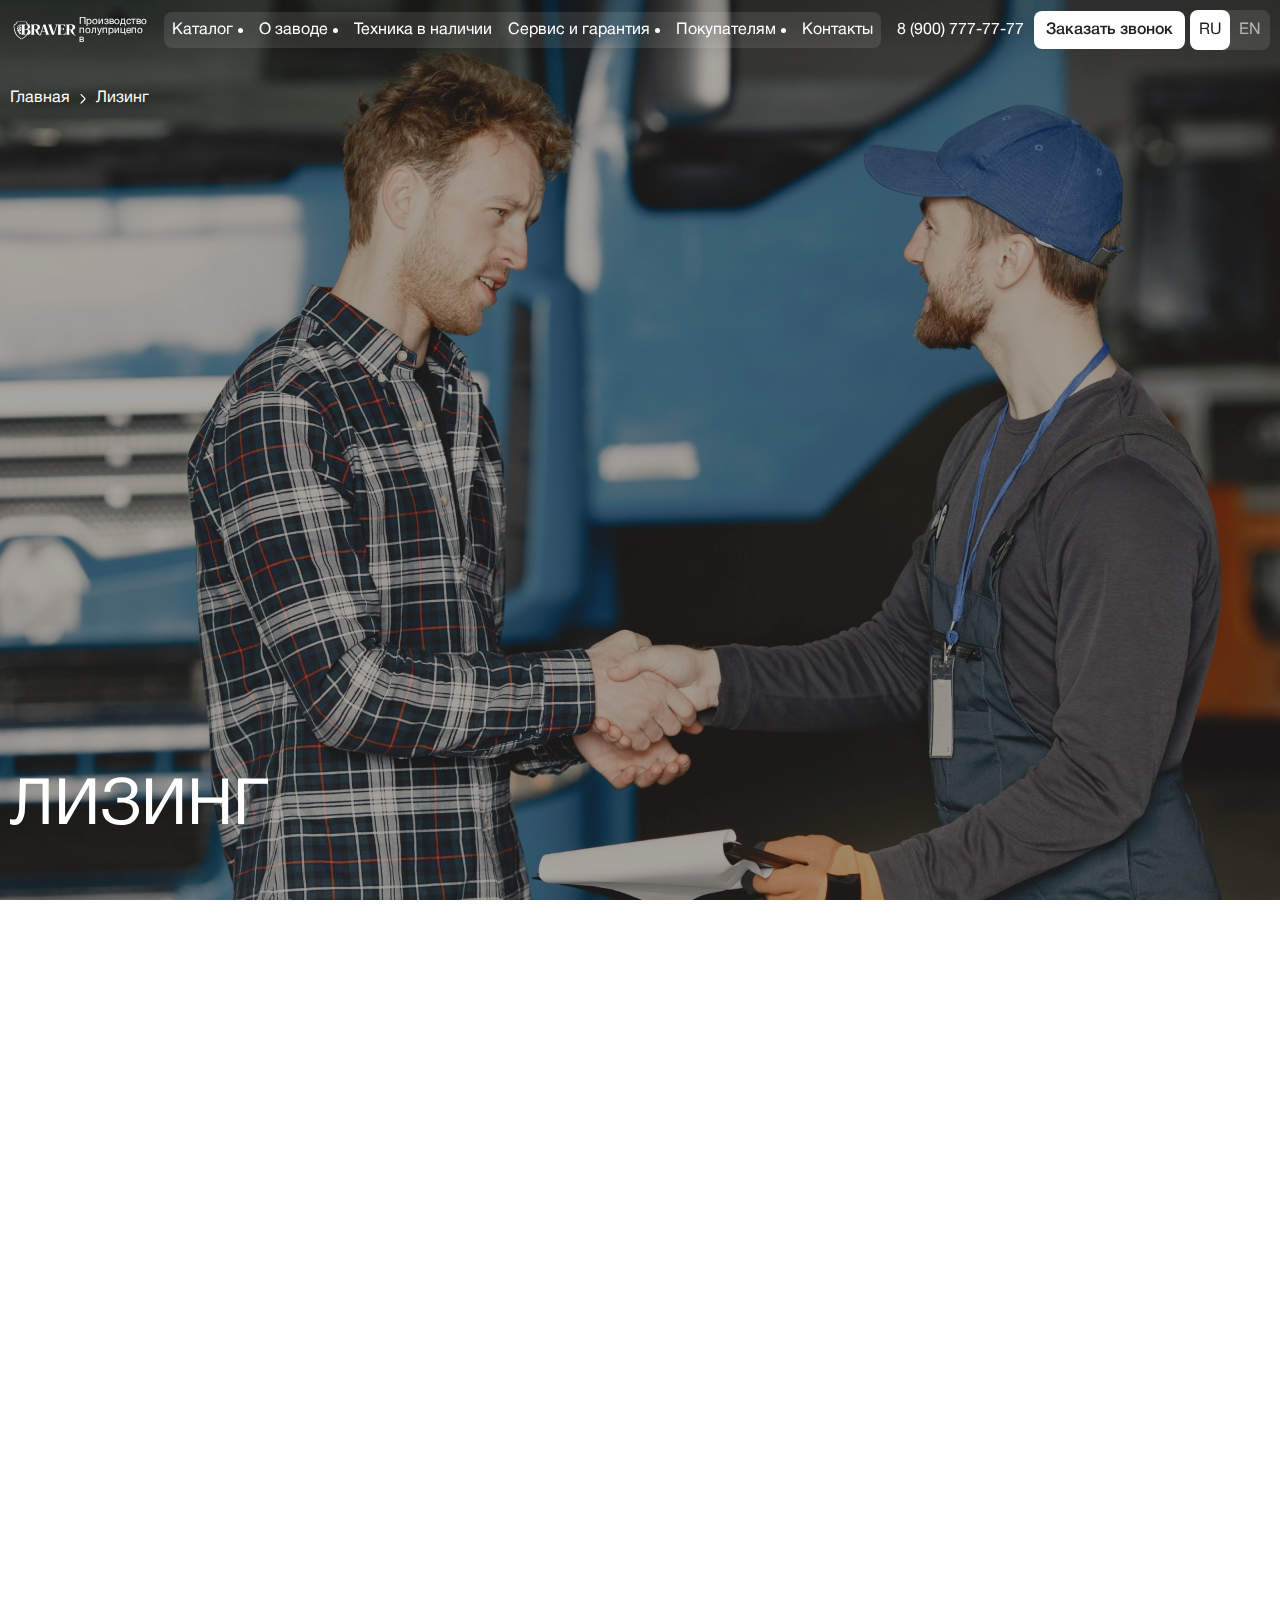
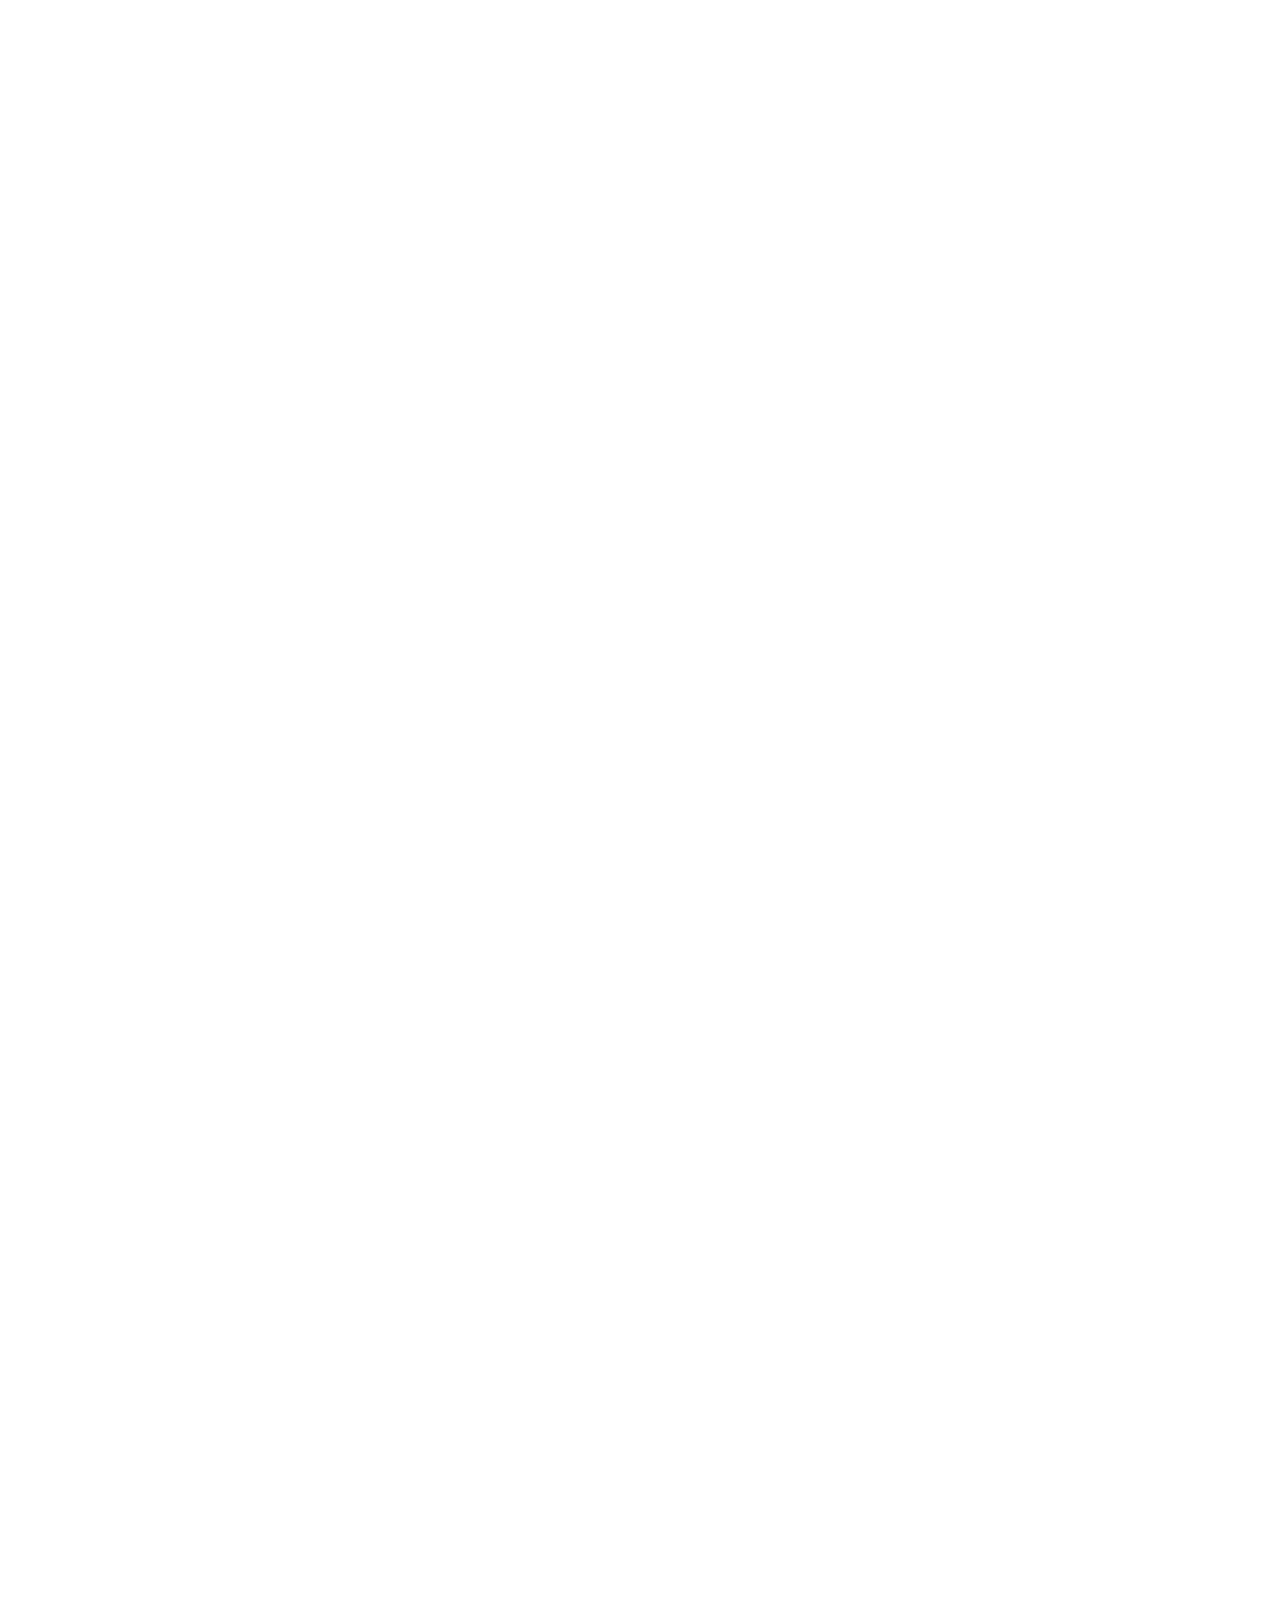
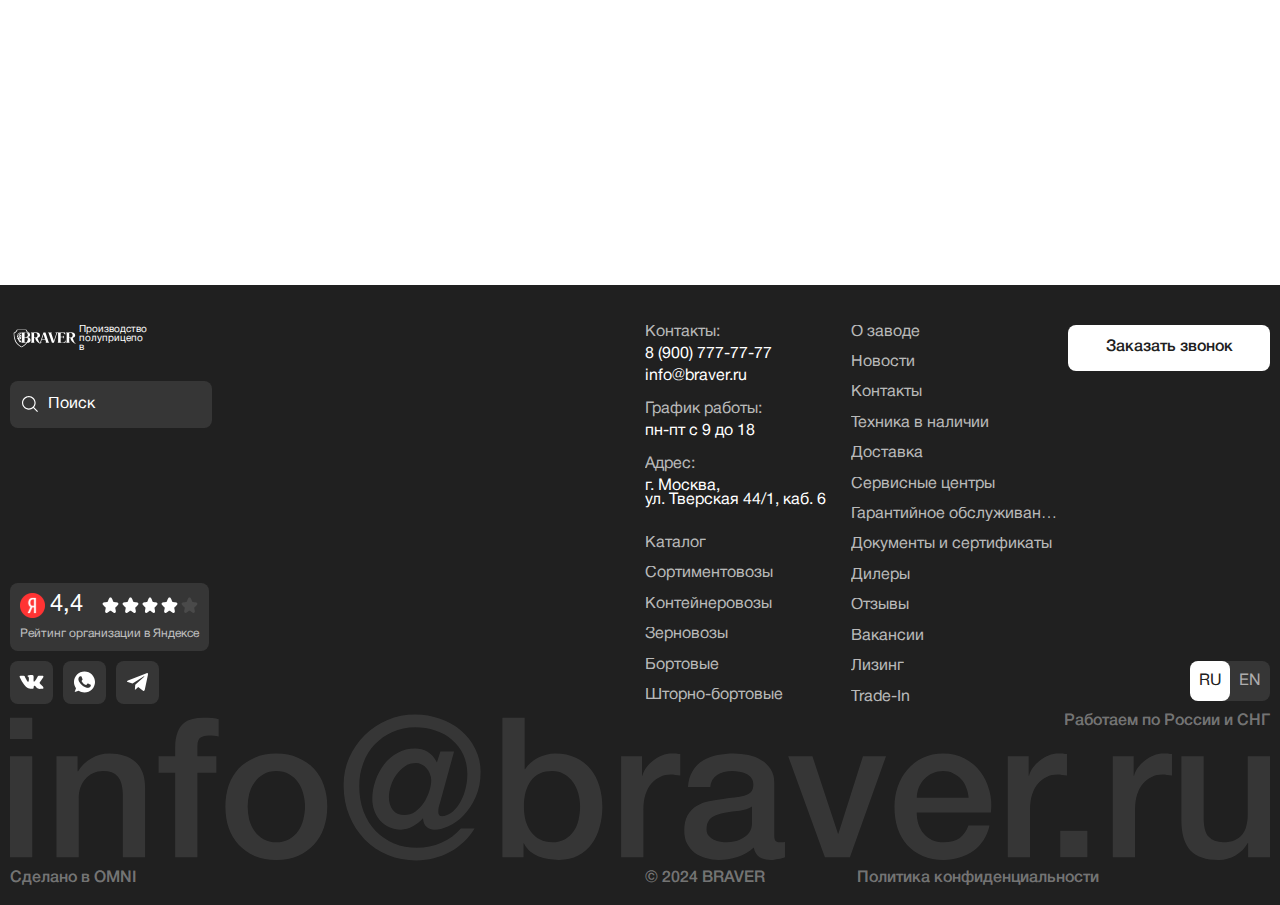
<file: leasing.html>
<!DOCTYPE html>
<html lang="ru">

<head>
    <meta charset="UTF-8">
    <meta http-equiv="X-UA-Compatible" content="IE=edge">
    <meta name="viewport" content="width=device-width, initial-scale=1">
    <link type="image/x-icon" rel="shortcut icon" href="img/favicon/favicon.ico">
    <link type="image/png" sizes="32x32" rel="icon" href="img/favicon/favicon-32x32.png">
    <link type="image/png" sizes="192x192" rel="icon" href="img/favicon/android-icon-192x192.png">
    <link type="image/svg+xml" sizes="any" rel="icon" href="img/favicon/favicon.svg">
    <link sizes="120x120" rel="apple-touch-icon" href="img/favicon/apple-icon-120x120.png">
    <link sizes="180x180" rel="apple-touch-icon" href="img/favicon/apple-icon-180x180.png">
    <meta name="format-detection" content="telephone=no">
    <meta name="msapplication-TileImage" content="img/favicon/ms-icon-144x144.png">
    <meta name="theme-color" content="#ffffff">
    <link rel="preload" href="fonts/Helvetica-Neue-regular.woff2" as="font" type="font/woff2" crossorigin> 
    <link href="css/fancybox.min.css" type="text/css" rel="stylesheet">
    <link href="css/style.min.css" type="text/css" rel="stylesheet">
    <title>Лизинг</title>
</head>

<body>
    <div class="wrap">
        <!--header-->


<header class="header header--light fixed-block">  


    <div class="container header__container">
        <div class="header__inner">
            <div class="logo">
                <a href="#">
                    <svg width="117" height="44" viewBox="0 0 117 44" xmlns="http://www.w3.org/2000/svg">
                        <mask id="mask0_208_3162" style="mask-type:luminance" maskUnits="userSpaceOnUse" x="5" y="7" width="29" height="32">
                        <path fill="white" d="M5.83447 7.06567H33.5635V38.0898H5.83447V7.06567Z"/>
                        </mask>
                        <g mask="url(#mask0_208_3162)">
                        <path d="M7.16986 14.2829C7.30453 16.074 7.62055 19.139 8.32999 22.1859C8.81846 24.2868 9.49304 26.3817 10.4186 28.03C11.7934 30.4799 13.7156 32.4274 15.5261 33.8817C17.1715 35.2037 18.7248 36.121 19.7019 36.6413C20.6743 36.124 22.2231 35.2096 23.8686 33.8892C25.6774 32.4365 27.6028 30.4858 28.9821 28.03C29.9032 26.3847 30.5778 24.2913 31.0648 22.1888C31.7725 19.1405 32.0901 16.074 32.2248 14.2829C30.4582 13.4722 29.206 12.4014 28.3242 11.2961C27.5165 10.284 27.0144 9.24181 26.7059 8.34999H12.6948C12.3303 9.40263 11.6981 10.6644 10.6061 11.839C9.76519 12.7474 8.64601 13.606 7.16986 14.2829ZM7.08674 22.4686C6.29577 19.0623 5.97963 15.6529 5.8647 13.9234L5.83447 13.4708L6.2564 13.2948C7.75364 12.6736 8.85783 11.8495 9.66537 10.9788C10.7635 9.79673 11.3291 8.52135 11.6165 7.53779L11.751 7.07764H27.6481L27.7843 7.53779C28.0339 8.39204 28.4936 9.46734 29.3225 10.5051C30.1557 11.5473 31.3733 12.5609 33.1383 13.2948L33.5602 13.4708L33.53 13.9234C33.415 15.6529 33.0974 19.0652 32.3079 22.4716C31.7982 24.6749 31.0828 26.8826 30.0953 28.6466C28.6222 31.2709 26.5804 33.3433 24.6672 34.8788C22.7645 36.4067 20.9738 37.4189 19.9938 37.9212L19.7003 38.07L19.41 37.9212C18.4239 37.4159 16.6316 36.4008 14.7274 34.8713C12.8112 33.3328 10.7725 31.2634 9.30547 28.6466C8.31475 26.8795 7.59788 24.6703 7.08674 22.4686Z"/>
                        </g>
                        <path d="M19.3267 12.6876H21.8656C24.5371 12.5296 25.2249 12.5034 25.6217 12.5034H26.0449C31.3084 12.5034 34.0594 13.9499 34.0594 16.6854C34.0594 18.0267 33.4247 19.0001 32.1815 19.6312C31.3352 20.052 30.7268 20.3152 29.0074 20.657C30.7268 20.8673 31.4674 21.1306 32.4463 21.6303C34.0331 22.498 34.9062 23.9445 34.9062 25.6281C34.9062 26.601 34.562 27.5744 33.9536 28.2845C32.7636 29.6787 31.0969 30.2308 27.8438 30.2308H19.3267V29.8624C20.1466 29.5207 20.3845 29.0999 20.3845 28.1265V14.7919C20.3845 13.8186 20.1466 13.3978 19.3267 13.056V12.6876ZM24.696 20.3414H25.9128C28.7427 20.3414 30.1711 19.1314 30.1711 16.7116C30.1711 14.5025 28.7959 13.1874 26.5475 13.1874C25.1986 13.1874 24.696 13.6082 24.696 14.7391V20.3414ZM24.696 21.2096V28.1003C24.696 29.1789 25.2249 29.5735 26.627 29.5735C27.3412 29.5735 27.9227 29.4683 28.399 29.2841C29.6953 28.7315 30.6211 27.1008 30.6211 25.3125C30.6211 22.6032 29.0601 21.2096 26.0186 21.2096H24.696Z"/>
                        <path d="M51.7 31.4147V31.993C46.4896 30.0205 43.9239 27.2851 42.6539 22.1302C42.4687 22.1564 42.3102 22.1564 42.2308 22.1564H41.8871C41.5697 22.1564 41.305 22.1564 40.8024 22.0774V28.1266C40.8024 29.1 41.0403 29.5208 41.8603 29.8625V30.2309H35.4067V29.8625C36.2267 29.5208 36.4646 29.1 36.4646 28.1266V14.792C36.4646 13.8187 36.2267 13.3979 35.4067 13.0561V12.6877H37.443C37.893 12.6877 38.713 12.6616 39.7972 12.5825C41.0671 12.5035 42.5218 12.4512 43.3944 12.4512C48.288 12.4512 50.9594 14.1604 50.9594 17.2905C50.9594 18.6579 50.351 19.9207 49.2137 20.7623C48.7379 21.1307 47.8911 21.4986 46.7011 21.867C48.1822 26.7329 50.0074 30.3623 51.7 31.4147ZM40.8024 15.0286V21.262C41.1466 21.2882 41.3845 21.3149 41.5697 21.3149H42.125C45.1138 21.3149 46.648 19.9469 46.648 17.3166C46.648 15.0024 44.8496 13.1875 42.6276 13.1875C41.3313 13.1875 40.8024 13.6873 40.8024 15.0286Z"/>
                        <path d="M53.92 24.6023L52.809 28.1264C52.7295 28.3107 52.7032 28.521 52.7032 28.7052C52.7032 29.3102 53.1 29.652 54.2373 29.889V30.2308H49.688V29.889C50.7195 29.5996 51.2485 29.1522 51.6453 28.1264L56.7767 12.5295H60.1624L65.1881 28.1264C65.5317 29.0998 66.008 29.6786 66.6428 29.889V30.2308H60.1887V29.889C60.7971 29.6786 61.035 29.4154 61.035 28.8894C61.035 28.6791 60.9824 28.4158 60.8766 28.1264L59.7393 24.6023H53.92ZM54.3431 23.5499H59.3951L56.8562 15.791L54.3431 23.5499Z"/>
                        <path d="M74.4703 30.2307H71.1114L65.9269 14.7918C65.5832 13.8184 65.1332 13.3186 64.4722 13.0293V12.6875H70.8999V13.0293C70.3704 13.2396 70.1062 13.5819 70.1062 14.0288C70.1062 14.2654 70.1589 14.5024 70.2646 14.7918L74.3913 27.2587L78.3323 14.7918C78.3854 14.6076 78.4117 14.4234 78.4117 14.2392C78.4117 13.5819 78.0412 13.2663 76.9039 13.0293V12.6875H81.3211V13.0293C80.3691 13.3186 79.8133 13.8184 79.4696 14.7918L74.4703 30.2307Z"/>
                        <path d="M93.487 12.6875L93.7781 16.0541H93.1697C92.3497 14.1602 91.186 13.3448 89.0961 13.3448H87.6678C86.4246 13.3448 85.922 13.7656 85.922 14.818V20.078H88.3293C90.0219 20.078 90.8682 19.5259 91.0534 18.2636H91.6092V22.7611H91.0534C90.974 21.4198 90.2071 20.841 88.3293 20.841H85.922V27.8898C85.922 29.2311 86.3983 29.5734 88.1704 29.5734H89.4666C91.9266 29.5734 93.3281 28.6262 94.1749 26.3905L94.7302 26.6009L93.7781 30.2307H80.5264V29.8623C81.3463 29.5205 81.5842 29.0998 81.5842 28.1264V14.7918C81.5842 13.8184 81.3463 13.3977 80.5264 13.0559V12.6875H93.487Z"/>
                        <path d="M111.286 31.4147V31.993C106.076 30.0205 103.51 27.2851 102.24 22.1302C102.055 22.1564 101.897 22.1564 101.817 22.1564H101.474C101.156 22.1564 100.891 22.1564 100.389 22.0774V28.1266C100.389 29.1 100.627 29.5208 101.447 29.8625V30.2309H94.9932V29.8625C95.8131 29.5208 96.051 29.1 96.051 28.1266V14.792C96.051 13.8187 95.8131 13.3979 94.9932 13.0561V12.6877H97.0295C97.4794 12.6877 98.2994 12.6616 99.3836 12.5825C100.654 12.5035 102.108 12.4512 102.981 12.4512C107.874 12.4512 110.546 14.1604 110.546 17.2905C110.546 18.6579 109.937 19.9207 108.8 20.7623C108.324 21.1307 107.478 21.4986 106.288 21.867C107.769 26.7329 109.594 30.3623 111.286 31.4147ZM100.389 15.0286V21.262C100.733 21.2882 100.971 21.3149 101.156 21.3149H101.711C104.7 21.3149 106.234 19.9469 106.234 17.3166C106.234 15.0024 104.436 13.1875 102.214 13.1875C100.918 13.1875 100.389 13.6873 100.389 15.0286Z"/>
                        <mask id="mask1_208_3162" style="mask-type:luminance" maskUnits="userSpaceOnUse" x="15" y="12" width="5" height="5">
                        <path fill="white" d="M15.3506 12.3884H19.2605V16.4041H15.3506V12.3884Z"/>
                        </mask>
                        <g mask="url(#mask1_208_3162)">
                        <path d="M15.9924 13.1404L16.0335 13.2591C16.0766 13.4244 16.1354 13.5839 16.1881 13.7453L16.2196 13.8211L16.2274 13.8581C16.243 13.893 16.2567 13.93 16.2684 13.9669L16.3488 14.0039C16.4466 14.0215 16.5466 14.0234 16.6425 14.0389C16.7893 14.0584 16.9284 14.1128 17.0733 14.1361C17.2182 14.1595 17.3787 14.1984 17.5275 14.2412C17.5433 14.354 17.555 14.4688 17.5863 14.5795C17.6176 14.6904 17.6294 14.8286 17.6646 14.9492C17.6999 15.0697 17.7156 15.1824 17.7372 15.2991L17.7586 15.3595C17.7743 15.4548 17.7959 15.55 17.8135 15.6454C17.9064 15.6894 17.9965 15.7386 18.0837 15.7931C18.3501 15.9545 18.6164 16.116 18.8944 16.256C18.9982 16.3143 19.1079 16.3669 19.2254 16.3941C19.3429 16.4213 19.4701 16.33 19.5856 16.2793C19.8206 16.1705 20.0379 16.0304 20.2651 15.9059C20.3826 15.8339 20.4962 15.7563 20.6156 15.6901C20.6606 15.6625 20.7024 15.6307 20.741 15.5948C20.7587 15.4689 20.7834 15.3445 20.8154 15.2213C20.8663 15.0152 20.9192 14.8091 20.9544 14.599L20.9661 14.5446C20.9857 14.4649 20.9916 14.3851 21.0132 14.3073L21.019 14.2509C21.113 14.2081 21.2168 14.1945 21.3186 14.175C21.4557 14.142 21.5947 14.1167 21.7319 14.0798C21.9198 14.0312 22.1156 14.0155 22.3055 13.9727C22.3368 13.8308 22.3936 13.6967 22.4308 13.5546C22.4994 13.364 22.5484 13.1696 22.6091 12.9771C22.6482 12.8934 22.6482 12.7864 22.7187 12.7222C22.8577 12.6659 22.9987 12.6114 23.1339 12.5414V12.3916C22.9361 12.4266 22.7325 12.4247 22.5346 12.4655C22.3368 12.5064 22.0999 12.5005 21.8865 12.5433C21.673 12.5861 21.4792 12.5687 21.2795 12.6037C21.1698 12.6016 21.0622 12.6308 20.9525 12.6289L20.9309 12.6445L20.7683 12.6523C20.6862 12.6697 20.602 12.6697 20.5216 12.6892C20.4413 12.7086 20.3238 12.6989 20.226 12.7164C20.0027 12.734 19.7755 12.7417 19.5543 12.7787C19.4701 12.7826 19.3878 12.7864 19.3056 12.7961C18.9844 12.7864 18.6652 12.734 18.346 12.7203C18.2149 12.7028 18.0798 12.7067 17.9525 12.6717C17.5923 12.6562 17.2377 12.5784 16.8755 12.5667C16.7502 12.5491 16.6248 12.5453 16.5015 12.5141C16.3272 12.5025 16.1549 12.4772 15.9806 12.4675C15.7848 12.4266 15.5851 12.415 15.3873 12.4131L15.3618 12.5064C15.5361 12.6134 15.73 12.6814 15.9043 12.7864C15.9218 12.9051 15.963 13.0218 15.9924 13.1404Z"/>
                        </g>
                        <mask id="mask2_208_3162" style="mask-type:luminance" maskUnits="userSpaceOnUse" x="11" y="13" width="9" height="18">
                        <path fill="white" d="M11.3276 13.8911H19.2602V30.3281H11.3276V13.8911Z"/>
                        </mask>
                        <g mask="url(#mask2_208_3162)">
                        <path d="M26.7443 22.8275C26.5916 22.701 26.4879 22.526 26.3331 22.4016C26.1687 22.2285 25.9983 22.0593 25.8241 21.896C25.6869 21.7501 25.5401 21.61 25.403 21.4642C25.4304 21.3903 25.4872 21.332 25.5225 21.2619C25.6066 21.1044 25.7202 20.9623 25.8025 20.8049C25.8848 20.6474 25.9807 20.5481 26.0493 20.4081C26.1178 20.268 26.2098 20.1281 26.3077 19.9997C26.4154 19.8403 26.5133 19.675 26.619 19.5135C26.713 19.389 26.7816 19.249 26.8795 19.1265C26.9774 19.0039 27.0831 18.8251 27.1928 18.6811L27.187 18.6499C27.0577 18.5975 26.946 18.51 26.8149 18.4614C26.5584 18.3213 26.2882 18.2085 26.0258 18.0782C25.7241 17.9284 25.4109 17.8078 25.1191 17.6425C24.9957 17.5862 24.8723 17.5297 24.7431 17.4811C24.7431 17.7689 24.7901 18.0548 24.7803 18.3427C24.7278 18.2843 24.6795 18.2228 24.6354 18.1579C24.5375 18.0062 24.4004 17.8837 24.2966 17.7359C24.1929 17.5881 24.0597 17.4383 23.9618 17.2749C23.8212 17.0999 23.6906 16.9178 23.5702 16.7285C23.4527 16.5671 23.3254 16.4115 23.2137 16.2462C23.112 16.1177 23.0023 16.0011 22.9122 15.8669L22.971 15.8378L23.0219 15.8338L23.0414 15.8202C23.0958 15.8114 23.1493 15.799 23.202 15.7832C23.3137 15.7561 23.4273 15.7424 23.5349 15.7054C23.7072 15.6724 23.8776 15.6218 24.0519 15.5966C24.2262 15.5713 24.3633 15.5207 24.5199 15.4896L24.5728 15.4799C24.646 15.4602 24.7205 15.4465 24.796 15.4391C24.8058 15.6919 24.8548 15.9427 24.8587 16.1975C24.89 16.5087 24.9194 16.8179 24.939 17.1292C24.9703 17.1874 24.9997 17.2517 25.0584 17.2846C25.1172 17.3177 25.2053 17.3216 25.2777 17.345C25.3502 17.3683 25.4716 17.3916 25.5558 17.4461L25.6439 17.4499C25.6843 17.419 25.7267 17.3912 25.7712 17.3663L25.7908 17.308C25.7673 17.2167 25.7595 17.1213 25.7418 17.0299C25.6988 16.8568 25.6988 16.6779 25.6576 16.5048C25.6445 16.4484 25.638 16.3915 25.638 16.3337L25.6224 16.3122C25.6086 16.0964 25.5617 15.8844 25.5401 15.6685C25.5301 15.556 25.5132 15.4445 25.4891 15.334C25.4755 15.2057 25.4617 15.0773 25.4403 14.9509C25.4226 14.8712 25.3541 14.8244 25.2915 14.7797C25.1024 14.6243 24.9262 14.4559 24.7626 14.2741C24.6354 14.1593 24.5238 14.031 24.4004 13.9123L24.2829 13.9337C24.0676 13.9921 23.8424 13.9998 23.6329 14.0776L23.5839 14.0854C23.2843 14.1768 22.9768 14.2429 22.6753 14.3304C22.5069 14.379 22.3365 14.4239 22.1661 14.4647L22.127 14.4783C22.0369 14.5016 21.9449 14.5191 21.8548 14.5366C21.7177 14.5892 21.565 14.5813 21.4318 14.6475L21.426 14.7117C21.3946 14.8964 21.3672 15.0812 21.3202 15.262C21.3124 15.3535 21.2908 15.4449 21.2888 15.5363L21.3437 15.5479C21.5199 15.6822 21.6747 15.8436 21.8391 15.9913C21.9684 16.0964 22.078 16.2209 22.2034 16.3298C22.3287 16.4386 22.4148 16.5106 22.5147 16.606C22.6557 16.7324 22.7908 16.8646 22.9416 16.9794C23.0924 17.0941 23.2412 17.1991 23.3666 17.3372C23.4331 17.4052 23.4644 17.4948 23.5251 17.5666C23.5858 17.6386 23.6171 17.7418 23.6798 17.8215C23.7424 17.9012 23.811 18.0296 23.8815 18.1307C23.9521 18.2318 24.0108 18.3368 24.0851 18.4322C24.2359 18.6227 24.3594 18.8328 24.5043 19.0273C24.6138 19.1692 24.6922 19.3307 24.8058 19.4687C24.8861 19.5602 24.9488 19.6651 25.0211 19.7625C24.9311 19.8693 24.841 19.9763 24.747 20.0795C24.5669 20.307 24.375 20.5268 24.1851 20.7465C23.9951 20.9974 23.7679 21.2172 23.5839 21.4719C23.4802 21.6022 23.3685 21.7228 23.2705 21.8571C23.1727 21.9912 23.0708 22.0748 22.9827 22.1935C22.828 22.3899 22.6596 22.5766 22.5147 22.7808C22.4481 22.8897 22.4285 23.0161 22.3777 23.1309C22.3404 23.2164 22.3228 23.3078 22.2857 23.3916C22.2269 23.5665 22.176 23.7454 22.1054 23.9167L22.0996 23.9535L22.0682 24.0313C22.0428 24.111 22.0212 24.1908 21.9918 24.2686L21.9801 24.3036C21.9292 24.4689 21.8607 24.6284 21.8039 24.7918C21.7471 24.9551 21.708 25.0776 21.6609 25.2216L21.6374 25.278C21.6041 25.3947 21.6061 25.5153 21.5826 25.6339C21.5748 25.7195 21.5767 25.807 21.5709 25.8944L21.5748 25.8789C21.5493 26.1279 21.5532 26.3808 21.4925 26.6239C21.4063 26.5927 21.3378 26.5304 21.2614 26.4799C21.1932 26.4319 21.1305 26.3774 21.0735 26.3165C20.7875 26.4923 20.4872 26.6394 20.1727 26.758C19.9867 26.8513 19.7948 26.9253 19.6068 27.0128C19.5011 27.0517 19.4051 27.1178 19.2935 27.1392C19.2171 27.1334 19.1505 27.0945 19.0821 27.0652C18.9136 26.9836 18.7335 26.9272 18.5709 26.8358C18.2262 26.6919 17.866 26.5635 17.5664 26.3359C17.4352 26.4196 17.2961 26.4974 17.1747 26.5947C17.1278 26.5577 17.0827 26.5227 17.0358 26.4877C17.0123 26.1104 17.0004 25.733 16.9535 25.3596L16.9378 25.3422V25.2838C16.8751 25.1322 16.8399 24.9688 16.7773 24.8171L16.7361 24.7198C16.6773 24.5254 16.6069 24.3328 16.5404 24.1403L16.5011 24.0392C16.4678 23.9477 16.4424 23.8544 16.4032 23.7649C16.3895 23.7202 16.3778 23.6734 16.3661 23.6287L16.3386 23.5958C16.3207 23.5211 16.2953 23.4491 16.2622 23.3798C16.2171 23.2281 16.1644 23.0784 16.1115 22.9286C16.0703 22.81 15.994 22.7108 15.9117 22.6174C15.7962 22.4852 15.6983 22.3373 15.5808 22.2051C15.3556 21.9465 15.1403 21.682 14.9287 21.4136C14.5821 20.9877 14.2199 20.5773 13.8674 20.1552C13.7577 20.0249 13.6402 19.9005 13.5404 19.7644C13.6637 19.5873 13.8106 19.4279 13.9183 19.2412C14.0162 19.0973 14.1239 18.9592 14.216 18.8114C14.3256 18.6207 14.4803 18.4633 14.5919 18.2746C14.6762 18.156 14.7485 18.0315 14.8386 17.9168C14.9287 17.802 15.0051 17.6406 15.0893 17.5045C15.2107 17.2983 15.4163 17.1679 15.5945 17.0163C15.761 16.8977 15.8921 16.7401 16.0527 16.6157C16.272 16.4115 16.4933 16.2112 16.7087 16.0031C16.8967 15.8378 17.0729 15.6607 17.2707 15.509C17.2531 15.4176 17.2414 15.3243 17.2257 15.2329C17.1728 15.0384 17.1611 14.8362 17.1101 14.6397C17.0024 14.6066 16.8889 14.5931 16.7792 14.5755C16.6695 14.558 16.511 14.5172 16.3778 14.4802C16.1957 14.4297 16.0115 14.3869 15.8295 14.3343L15.7805 14.313C15.7217 14.2954 15.661 14.2818 15.6023 14.2663C15.4809 14.2216 15.3537 14.204 15.2323 14.1671C15.1109 14.1301 14.9679 14.103 14.8406 14.0562C14.6786 14.0135 14.5148 13.9798 14.349 13.9551L14.2708 13.9337C14.2385 13.9242 14.206 13.9165 14.1728 13.9104C14.0456 14.0037 13.9417 14.1262 13.8283 14.2371C13.6696 14.3908 13.5227 14.5561 13.3543 14.7019C13.2878 14.7564 13.2349 14.8284 13.1625 14.8789C13.1331 14.9041 13.0899 14.9256 13.0938 14.9684C13.0919 15.0656 13.086 15.1629 13.086 15.2581L13.0704 15.2835C13.0684 15.3884 13.0351 15.4877 13.0273 15.5907C13.0156 15.6646 13.0137 15.7385 12.996 15.8124C12.9937 15.8642 12.9871 15.9153 12.9764 15.9661C12.947 16.1392 12.9294 16.3161 12.8981 16.4893C12.8668 16.6623 12.8452 16.7829 12.8276 16.9327C12.8094 16.9904 12.7977 17.0494 12.7923 17.1096C12.7806 17.2302 12.7513 17.3508 12.7513 17.4733L12.8804 17.4189C13.0293 17.3975 13.186 17.3955 13.3269 17.3372L13.37 17.3294L13.5071 17.2885L13.5579 17.2691C13.5717 17.1038 13.6128 16.9424 13.6225 16.7771C13.6461 16.5379 13.6873 16.2987 13.7029 16.0575C13.7186 15.8163 13.7322 15.6336 13.7558 15.4234C13.8164 15.4429 13.8791 15.4604 13.9417 15.478C14.165 15.5246 14.3883 15.5732 14.6134 15.616C14.8386 15.6588 15.1148 15.7405 15.3693 15.7813L15.428 15.8047C15.5015 15.8227 15.576 15.8357 15.6513 15.8436C15.5976 15.9221 15.5389 15.9967 15.475 16.0672C15.3144 16.2909 15.1461 16.5067 14.9835 16.7285C14.8211 16.9502 14.6565 17.17 14.5097 17.4033C14.4412 17.5006 14.357 17.5881 14.2883 17.6853C14.2014 17.8057 14.1074 17.9205 14.0064 18.0296C13.9104 18.1365 13.838 18.2611 13.7342 18.3621C13.7342 18.1949 13.7636 18.0296 13.7871 17.8643C13.7945 17.7344 13.8095 17.6053 13.8322 17.4772C13.65 17.5589 13.4562 17.6192 13.2839 17.7203C13.1115 17.8215 12.9079 17.8934 12.7179 17.9771C12.528 18.0607 12.3263 18.1773 12.1226 18.263C11.8505 18.3776 11.5959 18.5255 11.3276 18.6461C11.3864 18.7219 11.4353 18.8056 11.4881 18.8853C11.5861 19.0253 11.6801 19.1673 11.7721 19.3092C11.8192 19.3812 11.8818 19.4435 11.9229 19.5193C12.06 19.7799 12.2479 20.0094 12.3948 20.2642C12.5416 20.5189 12.6846 20.7446 12.8433 20.9799C12.9215 21.1141 13.0254 21.2327 13.0977 21.3709C13.1115 21.4038 13.1487 21.4369 13.1271 21.4739C13.0664 21.5789 12.9705 21.6548 12.8843 21.7384C12.712 21.9115 12.5338 22.0807 12.3596 22.2518C12.2911 22.3315 12.2205 22.4093 12.1442 22.4832C12.0678 22.5572 11.9836 22.6739 11.8896 22.7556C11.7956 22.8372 11.684 22.9772 11.5607 23.0647L11.5548 23.1212C11.6449 23.1367 11.733 23.1601 11.8231 23.1775C11.9131 23.1951 12.06 23.2261 12.1775 23.2592L12.2362 23.2807C12.3282 23.3001 12.4183 23.3254 12.5103 23.3507C12.6023 23.3759 12.7101 23.3817 12.804 23.4148C13.0156 23.479 13.2349 23.516 13.4503 23.5685L13.5266 23.5898C13.6134 23.6039 13.699 23.6233 13.7832 23.6482C13.8448 23.665 13.9075 23.6766 13.9711 23.6833C13.7968 23.9711 13.7048 24.2978 13.5404 24.5914C13.5149 24.6362 13.4718 24.6868 13.5051 24.7393C13.5991 24.9143 13.6813 25.0972 13.7616 25.2799C13.9458 25.5542 14.1141 25.84 14.2883 26.1201C14.4705 26.3613 14.6017 26.6336 14.7799 26.8786C14.84 26.9927 14.9013 27.1061 14.9639 27.2189C14.9718 26.9681 14.966 26.7191 14.9738 26.4683C14.9894 26.3477 14.9855 26.2252 14.9953 26.1026C15.0129 26.015 14.9992 25.9275 15.0207 25.84C15.0364 25.5172 15.0541 25.1963 15.0775 24.8734C15.0835 24.8365 15.0775 24.7937 15.1069 24.7666C15.2087 24.64 15.3399 24.5428 15.4535 24.4281C15.5671 24.3133 15.663 24.2492 15.7571 24.1461C15.851 24.0431 15.9313 23.9963 16.0156 23.9186C16.0115 23.9846 16.0135 24.0528 15.9959 24.1169C15.9813 24.1988 15.9708 24.2811 15.9646 24.364C15.9254 24.4709 15.9195 24.5856 15.8979 24.6965C15.8901 24.7236 15.8823 24.749 15.8745 24.7762L15.8706 24.8345L15.8549 24.8579C15.8432 24.9863 15.8197 25.1146 15.802 25.241L15.7785 25.3188C15.759 25.4219 15.7433 25.5269 15.7198 25.63C15.6964 25.733 15.6767 25.8984 15.6493 26.0307C15.6288 26.1036 15.6125 26.1775 15.6003 26.2523C15.5808 26.4294 15.526 26.6005 15.4927 26.7755L15.4711 26.8339C15.4515 26.9117 15.434 26.9895 15.4163 27.0692L15.3928 27.1275C15.383 27.1858 15.3634 27.2442 15.3615 27.3025C15.3908 27.4134 15.4574 27.5087 15.5103 27.6079C15.5632 27.7071 15.6376 27.8355 15.6923 27.954C15.7566 28.0492 15.812 28.149 15.8588 28.2536C15.9528 28.3975 16.0156 28.5589 16.1154 28.697C16.2152 28.8351 16.2759 28.9926 16.3581 29.1385C16.3922 29.2087 16.4299 29.2768 16.4717 29.3427L16.4836 29.3778C16.5736 29.51 16.6402 29.6578 16.7244 29.7939C16.7322 29.7395 16.7419 29.685 16.7538 29.6325L16.7773 29.5566C16.7831 29.5314 16.789 29.5042 16.7948 29.4788L16.8125 29.4167L16.8261 29.403C16.8422 29.2961 16.8644 29.1904 16.8928 29.0859C16.9261 28.9732 16.9358 28.8546 16.979 28.7437L17.0298 28.5511C17.2961 28.7729 17.5742 28.9829 17.8543 29.1852C17.9325 29.2435 17.9932 29.3213 18.0735 29.3758C18.1539 29.4302 18.2674 29.5313 18.3731 29.5975C18.4577 29.6504 18.5354 29.7121 18.6061 29.7823C18.7296 29.899 18.8804 29.9865 19.0076 30.1012C19.0977 30.1712 19.1799 30.2529 19.268 30.3248C19.3326 30.2704 19.3933 30.2101 19.46 30.1576C19.6499 30.0156 19.8242 29.8562 20.0142 29.7142C20.1492 29.5917 20.3079 29.5003 20.4429 29.3797C20.5781 29.2591 20.7602 29.1229 20.9266 29.0043C21.1205 28.8526 21.3163 28.7029 21.5199 28.5648C21.5395 28.6426 21.5572 28.7184 21.5787 28.7962L21.6022 28.8546C21.6179 28.9382 21.6296 29.0238 21.6512 29.1074C21.7001 29.2241 21.706 29.3524 21.7315 29.4769L21.751 29.5372C21.7706 29.6209 21.7862 29.7064 21.8039 29.792L21.8333 29.7823C21.8529 29.7298 21.8776 29.6799 21.9077 29.6325C22.0311 29.4672 22.1074 29.2746 22.2112 29.0977C22.315 28.9206 22.4325 28.697 22.552 28.5025C22.7712 28.0844 23.012 27.678 23.2137 27.2501C23.1903 27.2034 23.1688 27.1567 23.1472 27.1081C23.0904 26.8961 23.0395 26.6802 22.9945 26.4663C22.9612 26.3301 22.9573 26.1901 22.922 26.0539C22.8867 25.9178 22.8731 25.7409 22.83 25.5892C22.7869 25.4374 22.785 25.3325 22.7576 25.204C22.7301 25.0757 22.7203 24.928 22.6811 24.7937C22.642 24.6595 22.6381 24.4786 22.595 24.3231C22.552 24.1675 22.546 24.0489 22.5323 23.9107C22.6322 24.0003 22.7301 24.0917 22.8358 24.1714C22.9474 24.2939 23.0826 24.3911 23.2001 24.5078C23.2999 24.5953 23.388 24.6965 23.4919 24.7782C23.4919 24.959 23.5134 25.138 23.5154 25.3188C23.5295 25.4468 23.5354 25.5752 23.5329 25.7039L23.5506 25.7253C23.5506 25.8206 23.5467 25.9178 23.5623 26.0112C23.5917 26.4118 23.5917 26.8124 23.5956 27.2131C23.6193 27.187 23.6396 27.1586 23.6564 27.1275C23.6858 27.0128 23.7523 26.9136 23.813 26.8144C23.9188 26.6316 24.0499 26.4625 24.1517 26.2757C24.3182 26.0462 24.4572 25.7992 24.6099 25.5619C24.6648 25.486 24.6981 25.3966 24.7548 25.3207C24.8743 25.1632 24.9213 24.9688 25.0075 24.7937C25.0271 24.7509 25.0505 24.7062 25.0388 24.6576C25.0271 24.609 24.9762 24.5293 24.9507 24.4631C24.9252 24.3969 24.8782 24.3152 24.8508 24.2395C24.8077 24.0839 24.7079 23.9516 24.657 23.798L24.6021 23.6833C24.7509 23.6502 24.8998 23.6151 25.0486 23.584L25.1289 23.5627C25.2053 23.5432 25.2835 23.5276 25.3619 23.5121C25.4774 23.4752 25.5969 23.4576 25.7163 23.4363L25.7751 23.4129C25.8671 23.3916 25.9591 23.3759 26.0493 23.3526L26.1061 23.3312C26.2054 23.3142 26.3034 23.2908 26.3998 23.2612C26.5173 23.2281 26.6367 23.2067 26.7542 23.1756L26.952 23.1367L27.0381 23.1289C26.9441 23.02 26.8344 22.9325 26.7443 22.8275Z"/>
                        </g>
                        <mask id="mask3_208_3162" style="mask-type:luminance" maskUnits="userSpaceOnUse" x="14" y="16" width="6" height="9">
                        <path fill="white" d="M14.2271 16.5281H19.2601V24.4703H14.2271V16.5281Z"/>
                        </mask>
                        <g mask="url(#mask3_208_3162)">
                        <path d="M22.5811 21.3748C22.771 21.2211 22.9492 21.0519 23.149 20.908C23.2136 20.8633 23.2664 20.805 23.3252 20.7524C23.431 20.6571 23.5524 20.5774 23.6522 20.4742C23.7521 20.3712 23.8735 20.2934 23.9812 20.198C24.0889 20.1028 24.177 20.0308 24.2789 19.953C24.1966 19.8344 24.0928 19.7314 24.0027 19.6185C23.9126 19.5057 23.7834 19.3793 23.6856 19.251C23.5426 19.0565 23.3585 18.8912 23.2586 18.6676C23.2097 18.5489 23.147 18.4361 23.0961 18.3175C23.0667 18.2532 23.0373 18.1852 22.9825 18.1386C22.8729 18.0393 22.7749 17.9284 22.6574 17.839C22.4629 17.6613 22.2632 17.4896 22.0583 17.3236C21.9691 17.2378 21.8757 17.1568 21.7782 17.0805C21.6294 16.9697 21.4923 16.8451 21.3514 16.7266C21.2828 16.6701 21.2065 16.6196 21.1418 16.5573L21.1105 16.5515C20.7425 16.7549 20.3627 16.9331 19.9708 17.0863C19.7397 17.166 19.5224 17.2769 19.2992 17.3742C19.2013 17.3723 19.1171 17.3158 19.027 17.2866C18.7039 17.1213 18.3515 17.0222 18.0284 16.8569C17.8267 16.7576 17.6191 16.6682 17.4252 16.5496C17.0845 16.8472 16.7261 17.1213 16.3873 17.4209C16.2268 17.5454 16.078 17.6834 15.9252 17.8177C15.8077 17.9013 15.7118 18.0082 15.6021 18.0997C15.533 18.1588 15.484 18.2314 15.4552 18.3175C15.4298 18.3875 15.3887 18.4497 15.3593 18.5178C15.3006 18.6287 15.2654 18.7531 15.185 18.8523C15.001 19.0837 14.813 19.3133 14.6132 19.533C14.5039 19.6717 14.385 19.802 14.2568 19.9239L14.2648 19.9491C14.4527 20.0873 14.6153 20.2565 14.7974 20.4024C14.9011 20.4781 14.9833 20.5793 15.0852 20.659C15.2889 20.8127 15.469 20.9955 15.6805 21.1414C15.8919 21.2872 16.0839 21.4623 16.2679 21.6431C16.4167 21.7734 16.5616 21.9115 16.7183 22.034C16.6909 22.2305 16.6322 22.4211 16.6028 22.6174C16.5571 22.784 16.5264 22.9533 16.5108 23.1251C16.6478 23.2399 16.8279 23.2826 16.9827 23.3701L17.014 23.4499L17.0296 23.5258C17.0767 23.6715 17.0786 23.8291 17.1257 23.975C17.1471 24.0664 17.1687 24.1598 17.2058 24.2473C17.2431 24.3348 17.249 24.3756 17.2685 24.4398C17.3626 24.3445 17.4624 24.2512 17.5505 24.1519C17.5466 24.0722 17.5603 23.9692 17.4918 23.9108C17.6876 23.8291 17.8913 23.7669 18.0851 23.6775C18.279 23.5879 18.4846 23.5024 18.6863 23.4187C18.8508 23.339 19.0152 23.2612 19.1875 23.1971C19.2287 23.1795 19.2756 23.1524 19.3207 23.1795C19.4637 23.2437 19.6106 23.304 19.7535 23.3721C20.008 23.4849 20.2626 23.5919 20.5191 23.7007C20.666 23.765 20.8129 23.8447 20.9754 23.8583C21.0008 23.9692 20.9949 24.0839 21.042 24.1889C21.0889 24.294 21.1105 24.3776 21.1966 24.4339C21.275 24.3445 21.3279 24.2356 21.3709 24.1267C21.4141 24.0178 21.4219 23.9556 21.459 23.8759C21.4806 23.7261 21.4865 23.5743 21.5061 23.4226C21.6705 23.302 21.8761 23.2496 22.0387 23.1232C22.0406 23.0026 22.0074 22.8878 21.9916 22.7692C21.9408 22.6583 21.9348 22.5338 21.9075 22.4152C21.8879 22.3414 21.8585 22.2713 21.835 22.2013C21.8272 22.1604 21.7959 22.1157 21.8057 22.0749C22.0602 21.8376 22.3148 21.5984 22.5811 21.3748ZM21.6314 19.7547C21.5433 19.7956 21.4571 19.8422 21.367 19.8753C21.277 19.9083 21.2241 19.8694 21.1595 19.8986C21.0595 19.9919 20.9852 20.1067 20.9029 20.2137C20.8207 20.3207 20.7325 20.4295 20.6444 20.5346C20.6508 20.5809 20.6612 20.6262 20.6757 20.6707C20.6993 20.8536 20.7247 21.0382 20.76 21.2192C20.7639 21.3261 20.7639 21.4331 20.7698 21.5401L20.7932 21.6023C20.7971 21.6412 20.8442 21.6957 20.7992 21.7267C20.664 21.7385 20.5269 21.7248 20.3919 21.7306C20.2097 21.9135 20.0021 22.0652 19.8201 22.2499C19.658 22.4359 19.4798 22.6051 19.2855 22.7575C19.2072 22.6953 19.1171 22.6505 19.0446 22.5805C18.937 22.4717 18.8292 22.3666 18.7314 22.2499C18.5472 22.0943 18.3886 21.9115 18.1928 21.7714C18.0743 21.7491 17.9549 21.74 17.8345 21.7443L17.7874 21.6839C17.7855 21.5595 17.7835 21.437 17.7894 21.3144C17.8005 21.2429 17.8063 21.1709 17.8071 21.0986L17.8247 21.081C17.8384 20.871 17.8893 20.6629 17.8874 20.451C17.7633 20.3636 17.6641 20.254 17.5898 20.1223C17.5623 20.0755 17.5408 20.0269 17.5036 19.988C17.4663 19.9491 17.3626 19.9162 17.2862 19.8947C17.1784 19.8636 17.0786 19.8169 16.9748 19.778C16.8711 19.7391 16.7575 19.6769 16.6458 19.6361C16.6048 19.6224 16.5616 19.6088 16.5322 19.5777C16.3188 19.3638 16.1485 19.1129 15.9526 18.8834C15.937 18.8639 15.9154 18.8387 15.9312 18.8114C15.9957 18.687 16.0956 18.5898 16.1936 18.4905C16.2463 18.4322 16.3344 18.4342 16.3932 18.3836C16.5029 18.3777 16.6067 18.4127 16.7124 18.4342L16.8417 18.4731L16.9004 18.4924C17.0199 18.541 17.1491 18.5586 17.2725 18.6014L17.4114 18.6481L17.4702 18.6676C17.5721 18.7084 17.6798 18.7317 17.7855 18.7667L17.8286 18.7725L17.8677 18.8134C17.8825 18.8941 17.9014 18.9738 17.9245 19.0526C17.9461 19.1751 17.9617 19.2996 17.9813 19.4221C18.0303 19.5602 18.0263 19.708 18.0518 19.8481C18.0636 19.887 18.0714 19.9259 18.0812 19.9667C18.1105 20.2059 18.1459 20.4452 18.1576 20.6863C18.1498 20.7562 18.1439 20.8263 18.1301 20.8963C18.1282 21.0694 18.0792 21.2386 18.0812 21.4117C18.602 21.4097 19.121 21.4195 19.6419 21.4137C19.9337 21.4137 20.2254 21.4097 20.5172 21.4137C20.5034 21.3709 20.4917 21.3301 20.4781 21.2872C20.4643 21.2444 20.4721 21.2386 20.4701 21.2134C20.4369 21.0519 20.4232 20.8886 20.4036 20.7252C20.39 20.6006 20.4036 20.4742 20.4291 20.3537C20.4545 20.2331 20.4545 20.0795 20.4859 19.9472C20.5171 19.7818 20.54 19.6151 20.5544 19.4474L20.5701 19.426L20.5759 19.3677C20.6092 19.1927 20.6347 19.0137 20.6738 18.8387L20.6954 18.794C20.8109 18.7433 20.9323 18.7162 21.0537 18.6811L21.091 18.6714L21.1497 18.65L21.228 18.6248C21.4826 18.547 21.7391 18.475 21.9957 18.4049C22.0719 18.3777 22.1503 18.4069 22.2287 18.4088C22.4127 18.4808 22.5909 18.6306 22.6066 18.8406C22.5889 18.9593 22.5067 19.0526 22.4244 19.1343C22.305 19.2626 22.2013 19.4066 22.068 19.5213C22.0356 19.5537 22.0063 19.5887 21.9799 19.6263L21.9309 19.6419C21.8174 19.6439 21.7292 19.7118 21.6314 19.7547Z"/>
                        </g>
                        <path d="M17.1141 18.9378C17.0553 18.8561 16.9456 18.8426 16.8615 18.7978C16.7283 18.7317 16.5854 18.6947 16.4405 18.6616C16.3714 18.6953 16.3003 18.7239 16.2271 18.7473C16.2584 18.8153 16.3113 18.8698 16.3621 18.9242C16.4405 19.0214 16.5188 19.1187 16.5971 19.2159C16.6441 19.2763 16.7205 19.2996 16.791 19.3229C16.9187 19.3835 17.0512 19.4308 17.1885 19.4649C17.2206 19.4737 17.2531 19.4759 17.286 19.4715C17.3191 19.467 17.3498 19.4565 17.3784 19.4396C17.3784 19.4027 17.3784 19.3657 17.3765 19.3288C17.308 19.1848 17.2022 19.0682 17.1141 18.9378Z"/>
                        <mask id="mask4_208_3162" style="mask-type:luminance" maskUnits="userSpaceOnUse" x="17" y="24" width="3" height="3">
                        <path fill="white" d="M17.4722 24.0669H19.2604V26.5178H17.4722V24.0669Z"/>
                        </mask>
                        <g mask="url(#mask4_208_3162)">
                        <path d="M20.4275 24.8266C20.3159 24.743 20.212 24.6516 20.1005 24.5661C19.8909 24.4085 19.6873 24.2353 19.4445 24.1246L19.3857 24.107L19.3093 24.0837C19.2486 24.0951 19.1893 24.1114 19.1311 24.1323L19.0352 24.1654C18.8648 24.2413 18.7219 24.3599 18.577 24.4726C18.4987 24.5543 18.3929 24.601 18.3107 24.6768C18.1677 24.8072 18.0033 24.9122 17.8564 25.0386C17.7859 25.0989 17.731 25.1748 17.6625 25.2389C17.5941 25.3031 17.5666 25.3556 17.5587 25.4295C17.549 25.497 17.5332 25.5631 17.5118 25.6279C17.498 25.6688 17.4883 25.7115 17.4766 25.7524L17.5705 25.8263C17.7128 25.8785 17.8518 25.9383 17.9876 26.0052C18.0895 26.0441 18.1932 26.083 18.2931 26.1277C18.4614 26.2036 18.6417 26.2483 18.8061 26.3319L18.8374 26.3398C18.9726 26.3923 19.0998 26.4602 19.2369 26.5109C19.3486 26.5148 19.4445 26.4505 19.5444 26.4136C19.842 26.2775 20.1533 26.1744 20.453 26.0421C20.596 25.98 20.7368 25.9138 20.8837 25.8633C20.9405 25.8394 20.9946 25.8109 21.0463 25.7777C21.0365 25.6473 21.0091 25.5209 20.9817 25.3945C20.8818 25.1378 20.6273 24.9977 20.4275 24.8266Z"/>
                        </g>
                        </svg>                        
                </a>
                <span>Производство полуприцепов</span>
            </div>
            <div class="header__center">
                <nav class="menu">
                    <ul class="menu__list">
                        <li class="menu__item has-subnavs ">
                            <a href="#" class="menu__header">Каталог</a>
                            <div class="menu__subnavs">
                                <ul>
                                    <li><a href="#">Сортиментовозы</a></li>
                                    <li><a href="#">Контейнеровозы</a></li>
                                    <li><a href="#">Зерновозы</a></li>
                                    <li><a href="#">Бортовые</a></li>
                                    <li><a href="#">Шторно-бортовые</a></li>
                                </ul>
                            </div>
                        </li>
                        <li class="menu__item has-subnavs ">
                            <a href="#" class="menu__header">О заводе</a>
                            <div class="menu__subnavs">
                                <ul>
                                    <li><a href="#">Новости</a></li>
                                    <li><a href="#">Отзывы</a></li>
                                    <li><a href="#">Вакансии</a></li>
                                </ul>
                            </div>
                        </li>
                        <li class="menu__item ">
                            <a href="#" class="menu__header">Техника в наличии</a>
                        </li>
                        <li class="menu__item has-subnavs ">
                            <a href="#" class="menu__header">Сервис и гарантия</a>
                            <div class="menu__subnavs">
                                <ul>                                   
                                    <li><a href="#">Отзывы</a></li>
                                    <li><a href="#">Гарантийное обслуживание</a></li>
                                    <li><a href="#">Доставка</a></li>
                                    <li><a href="#">Документы и сертификаты</a></li>
                                    <li><a href="#">Сервисные центры</a></li>
                                </ul>
                            </div>
                        </li>
                        <li class="menu__item has-subnavs ">
                            <a href="#" class="menu__header">Покупателям</a>
                            <div class="menu__subnavs">
                                <ul>
                                    <li><a href="#">Дилеры</a></li>
                                    <li><a href="#">Лизинг</a></li>
                                    <li><a href="#">Trade-In</a></li>
                                </ul>
                            </div>
                        </li>
                        <li class="menu__item ">
                            <a href="#" class="menu__header">Контакты</a>
                        </li>
                    </ul>
                </nav>
            </div>
            <div class="header__right">
                <a href="tel:89007777777" class="header__phone">8 (900) 777-77-77</a>
                <button type="button" class="btn stroke-btn mod-open-btn" data-modal="callback-mod">Заказать звонок</button>
                <div class="lang">
                    <a href="#" class="active">RU</a>
                    <a href="#">EN</a>
                </div>
            </div>
            <div class="icon-menu">
                <div class="icon-menu__items">
                    <span></span>
                    <span></span>
                    <span></span>
                </div>
            </div>
        </div>
   </div>
   <div class="mob-menu">
        <div class="mob-menu__inner">
            <div class="mob-menu__top">
                <div class="container">
                    <nav class="menu">
                        <ul class="menu__list">
                            <li class="menu__item has-subnavs">
                                <span class="menu__header">Каталог</span>
                                <div class="menu__subnavs">
                                    <ul>
                                        <li><a href="#">Сортиментовозы</a></li>
                                        <li><a href="#">Контейнеровозы</a></li>
                                        <li><a href="#">Зерновозы</a></li>
                                        <li><a href="#">Бортовые</a></li>
                                        <li><a href="#">Шторно-бортовые</a></li>
                                    </ul>
                                </div>
                            </li>
                            <li class="menu__item has-subnavs">
                                <span class="menu__header">О заводе</span>
                                <div class="menu__subnavs">
                                    <ul>
                                        <li><a href="#">Новости</a></li>
                                        <li><a href="#">Отзывы</a></li>
                                        <li><a href="#">Вакансии</a></li>
                                    </ul>
                                </div>
                            </li>
                            <li class="menu__item">
                                <a href="#" class="menu__header">Техника в наличии</a>
                            </li>
                            <li class="menu__item has-subnavs">
                                <span class="menu__header">Сервис и гарантия</span>
                                <div class="menu__subnavs">
                                    <ul>
                                        <li><a href="#">Отзывы</a></li>
                                        <li><a href="#">Гарантийное обслуживание</a></li>
                                        <li><a href="#">Доставка</a></li>
                                        <li><a href="#">Документы и сертификаты</a></li>
                                        <li><a href="#">Сервисные центры</a></li>
                                    </ul>
                                </div>
                            </li>
                            <li class="menu__item has-subnavs">
                                <span class="menu__header">Покупателям</span>
                                <div class="menu__subnavs">
                                    <ul>
                                        <li><a href="#">Дилеры</a></li>
                                        <li><a href="#">Лизинг</a></li>
                                        <li><a href="#">Trade-In</a></li>
                                    </ul>
                                </div>
                            </li>
                            <li class="menu__item">
                                <a href="#" class="menu__header">Контакты</a>
                            </li>
                        </ul>
                    </nav>
                </div>
            </div>
            <div class="mob-menu__bot">
                <div class="container"> 
                    <div class="mob-menu__row">
                        <a href="tel:89007777777" class="header__phone">8 (900) 777-77-77</a>
                        <div class="lang">
                            <a href="#" class="active">RU</a>
                            <a href="#">EN</a>
                        </div>
                    </div>         
                    <button type="button" class="btn main-btn main-btn--dark mod-open-btn" data-modal="callback-mod"><span>Заказать звонок</span></button>
                </div>
            </div>
        </div>
    </div>
</header>
        <!--main-->  
        <main class="main">
            <!--breadcrumbs-->
            <div class="breadcrumbs breadcrumbs--pos fixed-block">
                <div class="container">
                    <ul>
                        <li><a href="#" class="link">Главная</a></li>
                        <li>Лизинг</li>
                    </ul>
                </div>
            </div>
            <!--intro-->
            <div class="section-sm intro">
                <div class="container">
                    <div class="media-cover">
                        <picture>
                            <source srcset="img/leasing-bg.webp" media="(min-width: 767.98px)" type="image/webp">
                            <source srcset="img/leasing-bg.jpg" media="(min-width: 767.98px)">
                            <source srcset="img/leasing-bg-mob.webp" type="image/webp">
                            <source srcset="img/leasing-bg-mob.jpg"> 
                            <img src="img/leasing-bg.jpg" alt="Лизинг BRAVER" data-animation="scale">
                        </picture>
                    </div>
                    <div class="intro__content">
                        <h1>Лизинг</h1>
                    </div>
                </div>
            </div>
            <!--about-->
            <section class="section about about--leasing" data-animation="fadeUp">
                 <div class="container">
                     <div class="about__row">
                         <h2>Лизинг <span>- это выгодно</span></h2>
                         <div class="about__content">
                            <div class="about__txt about__txt--grid">
                                <p>Лизинг – это финансовый инструмент, который совмещает в себе достоинства аренды, кредита и рассрочки на автомобиль, прицепную и полуприцепную технику.</p>
                                <p>Как это работает - лизинговая компания приобретает технику в собственность и передает её Вам во временное владение по договору лизинга. По истечении срока действия договора, техника переходит в Вашу собственность.</p>
                            </div>
                         </div>
                     </div>
                     <div class="about__row">
                         <div class="about__info">
                             <!--item-info-->
<div class="item-info">
    <div class="item-info__icon">
        <img src="img/icons/note.svg" alt="">
    </div>
    <h3>Простая подача заявки</h3>
    <div class="item-info__content">
        <p>Минимум документов</p>
    </div>  
</div>
                             <!--item-info-->
<div class="item-info">
    <div class="item-info__icon">
        <img src="img/icons/timer.svg" alt="">
    </div>
    <h3>Быстрое одобрение</h3>
    <div class="item-info__content">
        <p>Несколько дней</p>
    </div>  
</div>
                             <!--item-info-->
<div class="item-info">
    <div class="item-info__icon">
        <img src="img/icons/percent.svg" alt="">
    </div>
    <h3>Снижение налоговой нагрузки</h3>
    <div class="item-info__content">
        <p>специалистов трудятся на заводе</p>
    </div>  
</div>
                             <!--item-info-->
<div class="item-info">
    <div class="item-info__icon">
        <img src="img/icons/discount.svg" alt="">
    </div>
    <h3>Не требует больших начальных вложений</h3>
    <div class="item-info__content">
        <p>Доступное приобретение</p>
    </div>  
</div>
                         </div>
                     </div>
                 </div>
            </section>
            <!--accord-block-->
            <section class="section accord-block" data-animation="fadeUp">
                <div class="container">
                    <div class="sec-top">
                        <h2>Наши партнеры</h2>
                    </div>
                    <div class="accord-block__items">
                        <!--accordion-->
<div class="accordion partner-accordion">
    <div class="accordion__header">
        <div class="media-contain">
            <picture><source srcset="img/content/partner-1.webp" type="image/webp"><img src="img/content/partner-1.png" alt=""></picture>
        </div>
        <div class="accordion__title">
            <h3>Европлан</h3>
            <h6>Генеральный партнёр Braver по лизингу</h6>
        </div>
        <div class="link-icon"><svg><use xlink:href="img/icons/sprite.svg#link-arr"></use></svg></div>
    </div>
    <div class="accordion__body">
        <div class="mb-30 page-content">
            <p>Совсем недавно мы провели рестайлинг открытого бортового полуприцепа, и это событие привлекло заслуженное внимание. В рамках престижной выставки CTT EXPO состоялся конкурс «Инновации в строительной технике 2024», где Braver одержал победу в номинации «Лучший строительный полуприцеп года»!</p>
            <p>Первое поколение бортовиков завоевало покупателей своим лёгким весом и прочностью.</p>
            <h3>Что изменилось в новой версии?</h3>
            <ul>
                <li>Дополнительное усиление рамы. В передней части добавилась двойная стенка лонжерона, увеличилась толщина боковой обвязки рамы, усилены поперечины в местах установки боковых стоек;</li>
                <li>В задней части установлены дополнительные оцинкованные угловые отбойники и резиновые буферы;</li>
                <li>Под бортами также установлены защитные буферы (по 3 на каждый борт);</li>
                <li>На переднем портале появилась панель для хранения стяжных ремней;</li>
                <li>Увеличен полезный проём для задней погрузки. В задней части рамы добавлены дополнительные проушины для строповки;</li>
                <li>На задний борт установлены раскладные ступеньки для лёгкого доступа на платформу.</li>
            </ul>
            <p>Первое поколение бортовиков завоевало покупателей своим лёгким весом и прочностью.</p>
            <p>Эти усовершенствования сделали нашу технику ещё более надёжной и эргономичной. Мы стремились создать продукт, который не только отвечает современным стандартам, но и превосходит их, предлагая нашим клиентам высокую производительность для их бизнеса.</p>
            <h5>CTT EXPO — ведущая выставка строительной техники и технологий</h5>
            <p>CTT EXPO — ведущая выставка строительной техники и технологий, ежегодно собирающая в МВЦ «Крокус Экспо» ключевых игроков рынка строительной и специальной техники, оборудования и запасных частей, а также разработчиков инновационных решений для этой отрасли. С 28 по 31 мая выставка CTT EXPO прошла в рамках масштабного события, объединяющего четыре крупнейшие отраслевые выставки под единым брендом EXPO.</p>
            <p>Победитель конкурса определялся путём онлайн-голосования, и наш триумф стал возможен благодаря поддержке наших клиентов. Мы искренне благодарны за доверие и веру в нас!</p>
            <p>Команда Braver также приняла участие в главной выставке коммерческого транспорта и технологий COMvex 2024, где впервые представила технику магистрального направления MAIN LINE. Это было потрясающее событие, и мы обязательно расскажем о нём в следующих статьях. Следите за нашими новостями, чтобы ничего не пропустить!</p>
        </div>
        <div class="mb-30 partner-accordion__contacts">
            <div class="item-contact">
                <span class="item-contact__lbl">Телефон:</span>
                <a href="tel:89007777777">8 (900) 777-77-77</a>
            </div>
            <div class="item-contact">
                <span class="item-contact__lbl">Электронная почта:</span>
                <a href="mailto:email@gmail.com">email@gmail.com</a>
            </div>
        </div>
        <button class="btn main-btn main-btn--dark mod-open-btn" data-modal="feedback-mod">
            <span>Оставить заявку</span>
            <div class="main-btn__icon"><svg><use xlink:href="img/icons/sprite.svg#link-arr"></use></svg></div>
        </button>
    </div>
</div>
                        <!--accordion-->
<div class="accordion partner-accordion">
    <div class="accordion__header">
        <div class="media-contain">
            <picture><source srcset="img/content/partner-1.webp" type="image/webp"><img src="img/content/partner-1.png" alt=""></picture>
        </div>
        <div class="accordion__title">
            <h3>Европлан</h3>
            <h6>Генеральный партнёр Braver по лизингу</h6>
        </div>
        <div class="link-icon"><svg><use xlink:href="img/icons/sprite.svg#link-arr"></use></svg></div>
    </div>
    <div class="accordion__body">
        <div class="mb-30 page-content">
            <p>Совсем недавно мы провели рестайлинг открытого бортового полуприцепа, и это событие привлекло заслуженное внимание. В рамках престижной выставки CTT EXPO состоялся конкурс «Инновации в строительной технике 2024», где Braver одержал победу в номинации «Лучший строительный полуприцеп года»!</p>
            <p>Первое поколение бортовиков завоевало покупателей своим лёгким весом и прочностью.</p>
            <h3>Что изменилось в новой версии?</h3>
            <ul>
                <li>Дополнительное усиление рамы. В передней части добавилась двойная стенка лонжерона, увеличилась толщина боковой обвязки рамы, усилены поперечины в местах установки боковых стоек;</li>
                <li>В задней части установлены дополнительные оцинкованные угловые отбойники и резиновые буферы;</li>
                <li>Под бортами также установлены защитные буферы (по 3 на каждый борт);</li>
                <li>На переднем портале появилась панель для хранения стяжных ремней;</li>
                <li>Увеличен полезный проём для задней погрузки. В задней части рамы добавлены дополнительные проушины для строповки;</li>
                <li>На задний борт установлены раскладные ступеньки для лёгкого доступа на платформу.</li>
            </ul>
            <p>Первое поколение бортовиков завоевало покупателей своим лёгким весом и прочностью.</p>
            <p>Эти усовершенствования сделали нашу технику ещё более надёжной и эргономичной. Мы стремились создать продукт, который не только отвечает современным стандартам, но и превосходит их, предлагая нашим клиентам высокую производительность для их бизнеса.</p>
            <h5>CTT EXPO — ведущая выставка строительной техники и технологий</h5>
            <p>CTT EXPO — ведущая выставка строительной техники и технологий, ежегодно собирающая в МВЦ «Крокус Экспо» ключевых игроков рынка строительной и специальной техники, оборудования и запасных частей, а также разработчиков инновационных решений для этой отрасли. С 28 по 31 мая выставка CTT EXPO прошла в рамках масштабного события, объединяющего четыре крупнейшие отраслевые выставки под единым брендом EXPO.</p>
            <p>Победитель конкурса определялся путём онлайн-голосования, и наш триумф стал возможен благодаря поддержке наших клиентов. Мы искренне благодарны за доверие и веру в нас!</p>
            <p>Команда Braver также приняла участие в главной выставке коммерческого транспорта и технологий COMvex 2024, где впервые представила технику магистрального направления MAIN LINE. Это было потрясающее событие, и мы обязательно расскажем о нём в следующих статьях. Следите за нашими новостями, чтобы ничего не пропустить!</p>
        </div>
        <div class="mb-30 partner-accordion__contacts">
            <div class="item-contact">
                <span class="item-contact__lbl">Телефон:</span>
                <a href="tel:89007777777">8 (900) 777-77-77</a>
            </div>
            <div class="item-contact">
                <span class="item-contact__lbl">Электронная почта:</span>
                <a href="mailto:email@gmail.com">email@gmail.com</a>
            </div>
        </div>
        <button class="btn main-btn main-btn--dark mod-open-btn" data-modal="feedback-mod">
            <span>Оставить заявку</span>
            <div class="main-btn__icon"><svg><use xlink:href="img/icons/sprite.svg#link-arr"></use></svg></div>
        </button>
    </div>
</div>
                        <!--accordion-->
<div class="accordion partner-accordion">
    <div class="accordion__header">
        <div class="media-contain">
            <picture><source srcset="img/content/partner-1.webp" type="image/webp"><img src="img/content/partner-1.png" alt=""></picture>
        </div>
        <div class="accordion__title">
            <h3>Европлан</h3>
            <h6>Генеральный партнёр Braver по лизингу</h6>
        </div>
        <div class="link-icon"><svg><use xlink:href="img/icons/sprite.svg#link-arr"></use></svg></div>
    </div>
    <div class="accordion__body">
        <div class="mb-30 page-content">
            <p>Совсем недавно мы провели рестайлинг открытого бортового полуприцепа, и это событие привлекло заслуженное внимание. В рамках престижной выставки CTT EXPO состоялся конкурс «Инновации в строительной технике 2024», где Braver одержал победу в номинации «Лучший строительный полуприцеп года»!</p>
            <p>Первое поколение бортовиков завоевало покупателей своим лёгким весом и прочностью.</p>
            <h3>Что изменилось в новой версии?</h3>
            <ul>
                <li>Дополнительное усиление рамы. В передней части добавилась двойная стенка лонжерона, увеличилась толщина боковой обвязки рамы, усилены поперечины в местах установки боковых стоек;</li>
                <li>В задней части установлены дополнительные оцинкованные угловые отбойники и резиновые буферы;</li>
                <li>Под бортами также установлены защитные буферы (по 3 на каждый борт);</li>
                <li>На переднем портале появилась панель для хранения стяжных ремней;</li>
                <li>Увеличен полезный проём для задней погрузки. В задней части рамы добавлены дополнительные проушины для строповки;</li>
                <li>На задний борт установлены раскладные ступеньки для лёгкого доступа на платформу.</li>
            </ul>
            <p>Первое поколение бортовиков завоевало покупателей своим лёгким весом и прочностью.</p>
            <p>Эти усовершенствования сделали нашу технику ещё более надёжной и эргономичной. Мы стремились создать продукт, который не только отвечает современным стандартам, но и превосходит их, предлагая нашим клиентам высокую производительность для их бизнеса.</p>
            <h5>CTT EXPO — ведущая выставка строительной техники и технологий</h5>
            <p>CTT EXPO — ведущая выставка строительной техники и технологий, ежегодно собирающая в МВЦ «Крокус Экспо» ключевых игроков рынка строительной и специальной техники, оборудования и запасных частей, а также разработчиков инновационных решений для этой отрасли. С 28 по 31 мая выставка CTT EXPO прошла в рамках масштабного события, объединяющего четыре крупнейшие отраслевые выставки под единым брендом EXPO.</p>
            <p>Победитель конкурса определялся путём онлайн-голосования, и наш триумф стал возможен благодаря поддержке наших клиентов. Мы искренне благодарны за доверие и веру в нас!</p>
            <p>Команда Braver также приняла участие в главной выставке коммерческого транспорта и технологий COMvex 2024, где впервые представила технику магистрального направления MAIN LINE. Это было потрясающее событие, и мы обязательно расскажем о нём в следующих статьях. Следите за нашими новостями, чтобы ничего не пропустить!</p>
        </div>
        <div class="mb-30 partner-accordion__contacts">
            <div class="item-contact">
                <span class="item-contact__lbl">Телефон:</span>
                <a href="tel:89007777777">8 (900) 777-77-77</a>
            </div>
            <div class="item-contact">
                <span class="item-contact__lbl">Электронная почта:</span>
                <a href="mailto:email@gmail.com">email@gmail.com</a>
            </div>
        </div>
        <button class="btn main-btn main-btn--dark mod-open-btn" data-modal="feedback-mod">
            <span>Оставить заявку</span>
            <div class="main-btn__icon"><svg><use xlink:href="img/icons/sprite.svg#link-arr"></use></svg></div>
        </button>
    </div>
</div>
                        <!--accordion-->
<div class="accordion partner-accordion">
    <div class="accordion__header">
        <div class="media-contain">
            <picture><source srcset="img/content/partner-1.webp" type="image/webp"><img src="img/content/partner-1.png" alt=""></picture>
        </div>
        <div class="accordion__title">
            <h3>Европлан</h3>
            <h6>Генеральный партнёр Braver по лизингу</h6>
        </div>
        <div class="link-icon"><svg><use xlink:href="img/icons/sprite.svg#link-arr"></use></svg></div>
    </div>
    <div class="accordion__body">
        <div class="mb-30 page-content">
            <p>Совсем недавно мы провели рестайлинг открытого бортового полуприцепа, и это событие привлекло заслуженное внимание. В рамках престижной выставки CTT EXPO состоялся конкурс «Инновации в строительной технике 2024», где Braver одержал победу в номинации «Лучший строительный полуприцеп года»!</p>
            <p>Первое поколение бортовиков завоевало покупателей своим лёгким весом и прочностью.</p>
            <h3>Что изменилось в новой версии?</h3>
            <ul>
                <li>Дополнительное усиление рамы. В передней части добавилась двойная стенка лонжерона, увеличилась толщина боковой обвязки рамы, усилены поперечины в местах установки боковых стоек;</li>
                <li>В задней части установлены дополнительные оцинкованные угловые отбойники и резиновые буферы;</li>
                <li>Под бортами также установлены защитные буферы (по 3 на каждый борт);</li>
                <li>На переднем портале появилась панель для хранения стяжных ремней;</li>
                <li>Увеличен полезный проём для задней погрузки. В задней части рамы добавлены дополнительные проушины для строповки;</li>
                <li>На задний борт установлены раскладные ступеньки для лёгкого доступа на платформу.</li>
            </ul>
            <p>Первое поколение бортовиков завоевало покупателей своим лёгким весом и прочностью.</p>
            <p>Эти усовершенствования сделали нашу технику ещё более надёжной и эргономичной. Мы стремились создать продукт, который не только отвечает современным стандартам, но и превосходит их, предлагая нашим клиентам высокую производительность для их бизнеса.</p>
            <h5>CTT EXPO — ведущая выставка строительной техники и технологий</h5>
            <p>CTT EXPO — ведущая выставка строительной техники и технологий, ежегодно собирающая в МВЦ «Крокус Экспо» ключевых игроков рынка строительной и специальной техники, оборудования и запасных частей, а также разработчиков инновационных решений для этой отрасли. С 28 по 31 мая выставка CTT EXPO прошла в рамках масштабного события, объединяющего четыре крупнейшие отраслевые выставки под единым брендом EXPO.</p>
            <p>Победитель конкурса определялся путём онлайн-голосования, и наш триумф стал возможен благодаря поддержке наших клиентов. Мы искренне благодарны за доверие и веру в нас!</p>
            <p>Команда Braver также приняла участие в главной выставке коммерческого транспорта и технологий COMvex 2024, где впервые представила технику магистрального направления MAIN LINE. Это было потрясающее событие, и мы обязательно расскажем о нём в следующих статьях. Следите за нашими новостями, чтобы ничего не пропустить!</p>
        </div>
        <div class="mb-30 partner-accordion__contacts">
            <div class="item-contact">
                <span class="item-contact__lbl">Телефон:</span>
                <a href="tel:89007777777">8 (900) 777-77-77</a>
            </div>
            <div class="item-contact">
                <span class="item-contact__lbl">Электронная почта:</span>
                <a href="mailto:email@gmail.com">email@gmail.com</a>
            </div>
        </div>
        <button class="btn main-btn main-btn--dark mod-open-btn" data-modal="feedback-mod">
            <span>Оставить заявку</span>
            <div class="main-btn__icon"><svg><use xlink:href="img/icons/sprite.svg#link-arr"></use></svg></div>
        </button>
    </div>
</div>
                        <!--accordion-->
<div class="accordion partner-accordion">
    <div class="accordion__header">
        <div class="media-contain">
            <picture><source srcset="img/content/partner-1.webp" type="image/webp"><img src="img/content/partner-1.png" alt=""></picture>
        </div>
        <div class="accordion__title">
            <h3>Европлан</h3>
            <h6>Генеральный партнёр Braver по лизингу</h6>
        </div>
        <div class="link-icon"><svg><use xlink:href="img/icons/sprite.svg#link-arr"></use></svg></div>
    </div>
    <div class="accordion__body">
        <div class="mb-30 page-content">
            <p>Совсем недавно мы провели рестайлинг открытого бортового полуприцепа, и это событие привлекло заслуженное внимание. В рамках престижной выставки CTT EXPO состоялся конкурс «Инновации в строительной технике 2024», где Braver одержал победу в номинации «Лучший строительный полуприцеп года»!</p>
            <p>Первое поколение бортовиков завоевало покупателей своим лёгким весом и прочностью.</p>
            <h3>Что изменилось в новой версии?</h3>
            <ul>
                <li>Дополнительное усиление рамы. В передней части добавилась двойная стенка лонжерона, увеличилась толщина боковой обвязки рамы, усилены поперечины в местах установки боковых стоек;</li>
                <li>В задней части установлены дополнительные оцинкованные угловые отбойники и резиновые буферы;</li>
                <li>Под бортами также установлены защитные буферы (по 3 на каждый борт);</li>
                <li>На переднем портале появилась панель для хранения стяжных ремней;</li>
                <li>Увеличен полезный проём для задней погрузки. В задней части рамы добавлены дополнительные проушины для строповки;</li>
                <li>На задний борт установлены раскладные ступеньки для лёгкого доступа на платформу.</li>
            </ul>
            <p>Первое поколение бортовиков завоевало покупателей своим лёгким весом и прочностью.</p>
            <p>Эти усовершенствования сделали нашу технику ещё более надёжной и эргономичной. Мы стремились создать продукт, который не только отвечает современным стандартам, но и превосходит их, предлагая нашим клиентам высокую производительность для их бизнеса.</p>
            <h5>CTT EXPO — ведущая выставка строительной техники и технологий</h5>
            <p>CTT EXPO — ведущая выставка строительной техники и технологий, ежегодно собирающая в МВЦ «Крокус Экспо» ключевых игроков рынка строительной и специальной техники, оборудования и запасных частей, а также разработчиков инновационных решений для этой отрасли. С 28 по 31 мая выставка CTT EXPO прошла в рамках масштабного события, объединяющего четыре крупнейшие отраслевые выставки под единым брендом EXPO.</p>
            <p>Победитель конкурса определялся путём онлайн-голосования, и наш триумф стал возможен благодаря поддержке наших клиентов. Мы искренне благодарны за доверие и веру в нас!</p>
            <p>Команда Braver также приняла участие в главной выставке коммерческого транспорта и технологий COMvex 2024, где впервые представила технику магистрального направления MAIN LINE. Это было потрясающее событие, и мы обязательно расскажем о нём в следующих статьях. Следите за нашими новостями, чтобы ничего не пропустить!</p>
        </div>
        <div class="mb-30 partner-accordion__contacts">
            <div class="item-contact">
                <span class="item-contact__lbl">Телефон:</span>
                <a href="tel:89007777777">8 (900) 777-77-77</a>
            </div>
            <div class="item-contact">
                <span class="item-contact__lbl">Электронная почта:</span>
                <a href="mailto:email@gmail.com">email@gmail.com</a>
            </div>
        </div>
        <button class="btn main-btn main-btn--dark mod-open-btn" data-modal="feedback-mod">
            <span>Оставить заявку</span>
            <div class="main-btn__icon"><svg><use xlink:href="img/icons/sprite.svg#link-arr"></use></svg></div>
        </button>
    </div>
</div>
                    </div>
                </div>
            </section>
            <!--accord-block-->
<section class="section accord-block" data-animation="fadeUp">
    <div class="container">
        <div class="sec-top">
            <h2>FAQ</h2>
        </div>
        <div class="accord-block__items">
            <!--accordion-->
<div class="accordion item-acc">
    <div class="accordion__header">
        <span class="h3">01</span>
        <div class="accordion__title">
            <h3>Какой-то вопрос?</h3>
        </div>        
        <div class="link-icon"><svg><use xlink:href="img/icons/sprite.svg#link-arr"></use></svg></div>
    </div>
    <div class="accordion__body">
        <div class="page-content">
            <p>До 30 тонн перевозимого груза без штрафов. Оптимальное распределение нагрузки на оси. Вес снижен при сохранении надежности техники.</p>
        </div>
    </div>
</div>
            <!--accordion-->
<div class="accordion item-acc">
    <div class="accordion__header">
        <span class="h3">02</span>
        <div class="accordion__title">
            <h3>Какой-то вопрос?</h3>
        </div>        
        <div class="link-icon"><svg><use xlink:href="img/icons/sprite.svg#link-arr"></use></svg></div>
    </div>
    <div class="accordion__body">
        <div class="page-content">
            <p>До 30 тонн перевозимого груза без штрафов. Оптимальное распределение нагрузки на оси. Вес снижен при сохранении надежности техники.</p>
        </div>
    </div>
</div>
            <!--accordion-->
<div class="accordion item-acc">
    <div class="accordion__header">
        <span class="h3">03</span>
        <div class="accordion__title">
            <h3>Какой-то вопрос?</h3>
        </div>        
        <div class="link-icon"><svg><use xlink:href="img/icons/sprite.svg#link-arr"></use></svg></div>
    </div>
    <div class="accordion__body">
        <div class="page-content">
            <p>До 30 тонн перевозимого груза без штрафов. Оптимальное распределение нагрузки на оси. Вес снижен при сохранении надежности техники.</p>
        </div>
    </div>
</div>
            <!--accordion-->
<div class="accordion item-acc">
    <div class="accordion__header">
        <span class="h3">04</span>
        <div class="accordion__title">
            <h3>Какой-то вопрос?</h3>
        </div>        
        <div class="link-icon"><svg><use xlink:href="img/icons/sprite.svg#link-arr"></use></svg></div>
    </div>
    <div class="accordion__body">
        <div class="page-content">
            <p>До 30 тонн перевозимого груза без штрафов. Оптимальное распределение нагрузки на оси. Вес снижен при сохранении надежности техники.</p>
        </div>
    </div>
</div>
            <!--accordion-->
<div class="accordion item-acc">
    <div class="accordion__header">
        <span class="h3">05</span>
        <div class="accordion__title">
            <h3>Какой-то вопрос?</h3>
        </div>        
        <div class="link-icon"><svg><use xlink:href="img/icons/sprite.svg#link-arr"></use></svg></div>
    </div>
    <div class="accordion__body">
        <div class="page-content">
            <p>До 30 тонн перевозимого груза без штрафов. Оптимальное распределение нагрузки на оси. Вес снижен при сохранении надежности техники.</p>
        </div>
    </div>
</div>
            <!--accordion-->
<div class="accordion item-acc">
    <div class="accordion__header">
        <span class="h3">06</span>
        <div class="accordion__title">
            <h3>Какой-то вопрос?</h3>
        </div>        
        <div class="link-icon"><svg><use xlink:href="img/icons/sprite.svg#link-arr"></use></svg></div>
    </div>
    <div class="accordion__body">
        <div class="page-content">
            <p>До 30 тонн перевозимого груза без штрафов. Оптимальное распределение нагрузки на оси. Вес снижен при сохранении надежности техники.</p>
        </div>
    </div>
</div>
        </div>
    </div>
</section>
            <!--form-block-->
<section class="section form-block" data-animation="fadeUp">
    <div class="container">
        <div class="form-block__inner">
            <div class="form-block__l">
                <div class="media-cover">
                    <picture><source srcset="img/form-block-bg.webp" type="image/webp"><img src="img/form-block-bg.jpg" alt=""></picture>
                </div>
                <div class="form-block__content circle">
                    <h2>Поможем подобрать модель и комплектацию техники</h2>
                    <p>Оставьте свои контактные данные, и наш менеджер свяжется с Вами в ближайшее рабочее время</p>    
                </div>
            </div>
            <div class="form-block__r">
                <form class="form" onsubmit="event.preventDefault();formSuccess(this)">
                    <div class="item-form">
                        <input type="text" placeholder="Ваше имя">
                        <span class="item-form__error"></span>
                    </div>
                    <div class="item-form">
                        <input type="tel" placeholder="+7 (___) ___-__-__">
                        <span class="item-form__error"></span>
                    </div>
                    <div class="item-form">
                        <input type="email" placeholder="Email">
                        <span class="item-form__error"></span>
                    </div>
                    <div class="form__footer">
                        <label class="item-checkbox">
                            <input type="checkbox">
                            <span>Нажимая на кнопку, я принимаю условия <a href="#" target="_blank">Политики конфиденциальности</a></span>
                        </label>
                        <button type="submit" class="btn main-btn main-btn--dark">
                            <span>Отправить</span>
                            <div class="main-btn__icon"><svg><use xlink:href="img/icons/sprite.svg#link-arr"></use></svg></div>
                        </button>
                    </div>
                </form>
            </div>
        </div>
    </div>
</section>

        </main>
        <!--footer-->


 <footer class="footer">  
 
    <div class="container">
        <div class="footer__top">
            <div class="logo">
                <a href="#">
                    <img src="img/logo.svg" alt="Логотип">
                </a>
                <span>Производство полуприцепов</span>
            </div>
            <div class="footer__cols">
                <div class="footer__col">
                    <div class="footer__contacts">
                        <div class="footer__contact">
                            <span>Контакты:</span>
                            <a href="tel:89007777777">8 (900) 777-77-77</a>
                            <a href="mailto:info@braver.ru">info@braver.ru</a>
                        </div>
                        <div class="footer__contact">
                            <span>График работы:</span>
                            <span>пн-пт с 9 до 18</span>
                        </div>
                        <div class="footer__contact">
                            <span>Адрес:</span>
                            <span>г. Москва,<br> ул. Тверская 44/1, каб. 6</span>
                        </div>
                    </div>
                    <nav class="footer__nav">
                        <a href="#">Каталог</a>
                        <a href="#">Сортиментовозы</a>
                        <a href="#">Контейнеровозы</a>
                        <a href="#">Зерновозы</a>
                        <a href="#">Бортовые</a>
                        <a href="#">Шторно-бортовые</a>
                    </nav>
                </div>
                <div class="footer__col">
                    <nav class="footer__nav">
                        <a href="#">О заводе</a>
                        <a href="#">Новости</a>
                        <a href="#">Контакты</a>
                        <a href="#">Техника в наличии</a>
                        <a href="#">Доставка</a>
                        <a href="#">Сервисные центры</a>
                        <a href="#">Гарантийное обслуживание</a>
                    </nav>
                    <nav class="footer__nav">
                        <a href="#">Документы и сертификаты</a>
                        <a href="#">Дилеры</a>
                        <a href="#">Отзывы</a>
                        <a href="#">Вакансии</a>
                        <a href="#">Лизинг</a>
                        <a href="#">Trade-In</a>
                    </nav>
                </div>
            </div>
            <button type="button" class="btn stroke-btn mod-open-btn" data-modal="callback-mod">Заказать звонок</button>
            <!--search-form-->
<form action="" class="search-form" onsubmit="event.preventDefault();searchFormSuccess(this)">
    <div class="search-form__inner">
        <svg class="search-form__icon"><use xlink:href="img/icons/sprite.svg#search"></use></svg>     
        <input type="text" name="" placeholder="Поиск">       
        <button type="submit" class="btn search-form__submit">
            <svg><use xlink:href="img/icons/sprite.svg#search"></use></svg>
        </button>
    </div>
</form>
            <a href="#" class="comp-rate" target="_blank">
                <div class="comp-rate__top">
                    <div class="comp-rate__total">
                        <img src="img/icons/yandex-rate.svg" alt="">
                        <span class="h3">4,4</span>
                    </div>
                    <div class="rating">
                        <span class="rating__container light">
                            <svg><use xlink:href="img/icons/sprite.svg#star-5"></use></svg>
                        </span>
                        <span class="rating__container dark" style="width: 80%;">
                            <svg><use xlink:href="img/icons/sprite.svg#star-5"></use></svg>
                        </span>
                    </div>
                </div>
                <span class="comp-rate__txt">Рейтинг организации в Яндексе</span>
            </a>
            <div class="social">
                <a href="#"><svg><use xlink:href="img/icons/sprite.svg#vk"></use></svg></a>
                <a href="#"><svg><use xlink:href="img/icons/sprite.svg#whatsapp"></use></svg></a>
                <a href="#"><svg><use xlink:href="img/icons/sprite.svg#telegram"></use></svg></a>
            </div>
            <div class="lang">
                <a href="#" class="active">RU</a>
                <a href="#">EN</a>
            </div> 
        </div>
        <div class="footer__bg">          
            <span>Работаем по России и СНГ</span>
            <img src="img/footer-info.svg" alt="">
        </div>
        <div class="footer__bot">
            <div class="footer__dev">
                <span>Сделано в </span>
                <a href="https://omniagency.ru/" target="_blank" rel="nofollow">OMNI</a>
            </div>          
            <span class="footer__copy">© 2024 BRAVER</span>
            <div class="footer__policy">
                <a href="#" target="_blank">Политика конфиденциальности</a>
            </div>           
        </div>
    </div>
</footer>
        <!--feedback-mod-->
<modal class="modal feedback-mod" id="feedback-mod">
    <div class="custom-scroll modal__overlay">
        <div class="modal__content">
            <button type="button" class="btn btn-close"><svg><use xlink:href="img/icons/sprite.svg#close"></use></svg></button>
            <div class="custom-scroll">
                <div class="modal__top">
                    <h3>оставить заявку</h3>
                    <p>Оставьте Ваши данные, и мы свяжемся с вами в течение 15 минут</p>
                </div>
                <form class="form" onsubmit="event.preventDefault();formSuccess(this)">
                    <div class="item-form">
                        <input type="text" placeholder="Ваше имя">
                        <span class="item-form__error"></span>
                    </div>
                    <div class="item-form">
                        <input type="tel" placeholder="+7 (___) ___-__-__">
                        <span class="item-form__error"></span>
                    </div>
                    <div class="item-form">
                        <input type="email" placeholder="Email">
                        <span class="item-form__error"></span>
                    </div>
                    <div class="item-form">
                        <textarea placeholder="Ваш комментарий" oninput="this.style.height = '';this.style.height = this.scrollHeight + 'px'"></textarea>
                    </div>
                    <div class="form__footer">
                        <label class="item-checkbox">
                            <input type="checkbox">
                            <span>Нажимая на кнопку, я принимаю условия <a href="#" target="_blank">Политики конфиденциальности</a></span>
                        </label>
                        <button type="submit" class="btn main-btn main-btn--dark">
                            <span>Отправить</span>
                            <div class="main-btn__icon"><svg><use xlink:href="img/icons/sprite.svg#link-arr"></use></svg></div>
                        </button>
                    </div>
                </form>
            </div>
        </div>
    </div>
</modal>
<!--callback-mod-->
<modal class="modal callback-mod" id="callback-mod">
    <div class="custom-scroll modal__overlay">
        <div class="modal__content">
            <button type="button" class="btn btn-close"><svg><use xlink:href="img/icons/sprite.svg#close"></use></svg></button>
            <div class="custom-scroll">
                <div class="modal__top">
                    <h3>Заказать звонок</h3>
                    <p>Оставьте телефон, и мы свяжемся с Вами в течение 15 минут</p>
                </div>
                <form class="form" onsubmit="event.preventDefault();formSuccess(this)">
                    <div class="form__grid">
                        <div class="item-form">
                            <input type="tel" placeholder="+7 (___) ___-__-__">
                            <span class="item-form__error"></span>
                        </div>
                        <div class="item-form">
                            <input type="text" placeholder="Название компании">
                            <span class="item-form__error"></span>
                        </div>
                    </div>
                    <div class="form__footer">
                        <label class="item-checkbox">
                            <input type="checkbox">
                            <span>Нажимая на кнопку, я принимаю условия <a href="#" target="_blank">Политики конфиденциальности</a></span>
                        </label>
                        <button type="submit" class="btn main-btn main-btn--dark">
                            <span>Отправить</span>
                            <div class="main-btn__icon"><svg><use xlink:href="img/icons/sprite.svg#link-arr"></use></svg></div>
                        </button>
                    </div>
                </form>
            </div>
        </div>
    </div>
</modal>
<!--review-mod-->
<modal class="modal review-mod" id="review-mod">
    <div class="custom-scroll modal__overlay">
        <div class="modal__content">
            <button type="button" class="btn btn-close"><svg><use xlink:href="img/icons/sprite.svg#close"></use></svg></button>
            <div class="custom-scroll">
                <div class="modal__top">
                    <h3>оставить отзыв</h3>
                </div>
                <form class="form" onsubmit="event.preventDefault();formSuccess(this)">
                    <div class="item-form">
                        <input type="text" placeholder="Ваше имя">
                        <span class="item-form__error">Ввведите имя</span>
                    </div>
                    <div class="item-form">
                        <input type="text" placeholder="Название компании">
                        <span class="item-form__error"></span>
                    </div>
                    <div class="item-form">
                        <textarea placeholder="Ваш комментарий" oninput="this.style.height = '';this.style.height = this.scrollHeight + 'px'"></textarea>
                        <span class="item-form__error"></span>
                    </div>
                    <div class="item-form file-form">
                        <label>
                            <input type="file" accept=".png,.jpg,.jpeg,.pdf,.doc,.docx">
                            <span>Прикрепить документ с официальным отзывом</span>
                        </label>
                        <div class="file-form__items"></div>
                        <div class="item-form__error"></div>
                    </div>
                    <div class="form__footer">
                        <label class="item-checkbox">
                            <input type="checkbox">
                            <span>Нажимая на кнопку, я принимаю условия <a href="#" target="_blank">Политики конфиденциальности</a></span>
                        </label>
                        <button type="submit" class="btn main-btn main-btn--dark">
                            <span>Оставить отзыв</span>
                            <div class="main-btn__icon"><svg><use xlink:href="img/icons/sprite.svg#link-arr"></use></svg></div>
                        </button>
                    </div>
                </form>
            </div>
        </div>
    </div>
</modal>
<!--success-mod-->
<modal class="modal success-mod" id="success-mod">
    <div class="custom-scroll modal__overlay">
        <div class="modal__content">
            <button type="button" class="btn btn-close"><svg><use xlink:href="img/icons/sprite.svg#close"></use></svg></button>
            <div class="custom-scroll">
                <div class="modal__top">
                    <div class="modal__icon"><img src="img/icons/icon-success.svg" alt="Ошибка"></div>
                    <h3>Заявка отправлена</h3>
                    <p>Наш менеджер свяжется с Вами в течение 15 минут</p>
                </div>
                <button class="btn main-btn main-btn--dark modal__close">
                    <span>Закрыть</span>
                </button>
            </div>
        </div>
    </div>
</modal>
<!--error-mod-->
<modal class="modal error-mod" id="error-mod">
    <div class="custom-scroll modal__overlay">
        <div class="modal__content">
            <button type="button" class="btn btn-close"><svg><use xlink:href="img/icons/sprite.svg#close"></use></svg></button>
            <div class="custom-scroll">
                <div class="modal__top">
                    <div class="modal__icon"><img src="img/icons/icon-error.svg" alt=""></div>
                    <h3>что-то пошло не так</h3>
                    <p>Попробуйте отправить заявку еще раз</p>
                </div>
                <button class="btn main-btn main-btn--dark modal__close">
                    <span>Заполнить форму</span>
                </button>
            </div>
        </div>
    </div>
</modal>
    </div>
    <!--scripts-->
<script src="js/libs/inputmask.min.js"></script>
<script src="js/libs/swiper.min.js"></script>
<script src="js/libs/fancybox.min.js"></script>
<script src="js/main.js"></script>
    <script src="https://api-maps.yandex.ru/2.1/?apikey=ваш API-ключ&lang=ru_RU"></script>
<script>
    let contactsList = [
        {
            "id": 1,
            "coords": [61.639413, 50.831970],
            "title": 'ООО "КОМИТРАК"',
            "address": '167000,Республика Коми, г. Сыктывкар, ул. Колхозная, 127',
            "contacts": ['+7 (8212) 400-777 доб.1','+7 (8212) 400-777 доб.533','service@man-komi.ru']
        },
        {
            "id": 2,
            "coords": [61.639413, 50.8231970],
            "title": 'ООО "КОМИТРАК 2"',
            "address": '167000,Республика Коми, г. Сыктывкар, ул. Колхозная, 127',
            "contacts": ['+7 (8212) 400-777 доб.1','+7 (8212) 400-777 доб.533','service@man-komi.ru']
        },
        {
            "id": 3,
            "coords": [56.326483, 44.006050],
            "title": 'ООО "КОМИТРАК 3"',
            "address": '167000,Республика Коми, г. Сыктывкар, ул. Колхозная, 127',
            "contacts": ['+7 (8212) 400-777 доб.1','+7 (8212) 400-777 доб.533','service@man-komi.ru']
        }
    ]
</script>
<script>
    let center = [55.75618711357894,37.62455054402144];  
    let contactsMap
    let geoObjects = [] 
    let clusterer
    let activePlacemark  
    function setmapDefaults(map) {
        map.controls.remove('geolocationControl'); // удаляем геолокацию
        map.controls.remove('searchControl'); // удаляем поиск
        map.controls.remove('trafficControl'); // удаляем контроль трафика
        map.controls.remove('typeSelector'); // удаляем тип
        map.controls.remove('fullscreenControl'); // удаляем кнопку перехода в полноэкранный режим
        map.controls.remove('rulerControl'); // удаляем контрол правил
        map.margin.setDefaultMargin(100);
    }
    function closeAllMarks() {
        if (activePlacemark && activePlacemark.isActive) {
            activePlacemark.isActive = false;
            if (activePlacemark.getParentElement()) {
                let el = activePlacemark.getParentElement().getElementsByClassName('placemark')[0];  
                el.classList.remove("active");
            } 
            activePlacemark.rebuild();
            activePlacemark = null                                                               
        }
    }      
    function init() {
        contactsMap = new ymaps.Map('contactsMap', {
          center: center,
          zoom: 4
        },{
            zoomControlPosition: { right: 10, top: "50%" },
            zoomControlSize: "large",
        });
        setmapDefaults(contactsMap)
        // Создаём макет содержимого.
        var animatedLayout = ymaps.templateLayoutFactory.createClass(
        '<div class="placemark"></div>',
            {
                build: function () {
                    animatedLayout.superclass.build.call(this);
                    var element = this.getParentElement().getElementsByClassName('placemark')[0];
                    // Создадим фигуру активной области
                    var smallShape = {type: 'Circle', coordinates: [0, 0], radius: 11.5};
                    var bigShape = {type: 'Rectangle', coordinates: [[-35, -35],[25, 25]]};
                    this.getData().options.set('shape', this.isActive ? smallShape : bigShape);
                    // Если метка выбрана, то зададим класс и запустим анимацию.
                    if (this.isActive) {
                        element.classList.add("active");
                    } else if (this.inited) {
                        element.classList.remove("active");
                    }
                    if (!this.inited) {
                        this.inited = true;
                        this.isActive = false;
                        // При клике по метке будем перестраивать макет.
                        this.getData().geoObject.events.add('click', function (e) {
                            if(!this.isActive && activePlacemark) {
                                activePlacemark.isActive = false;
                                if (activePlacemark.getParentElement()) {
                                    let el = activePlacemark.getParentElement().getElementsByClassName('placemark')[0];  
                                    el.classList.remove("active");
                                } 
                            }
                            this.isActive = !this.isActive;                                                            
                            activePlacemark = this
                            this.rebuild();
                            contactsMap.events.add('click', function () {  
                                contactsMap.balloon.close();
                                closeAllMarks()  
                                
                            });
                            contactsMap.geoObjects.events.add('balloonclose', () => closeAllMarks);  
                        }, this);            
                    }
                }
            }
        );
        let MyIconContentLayout = ymaps.templateLayoutFactory.createClass(
            '<div class="cluster__count">$[properties.iconContent]</div>'
        )
        clusterer = new ymaps.Clusterer({
            clusterIcons: [
                {
                    href: 'img/icons/map-cluster.svg',
                    size: [86, 86],
                    offset: [-86, -86]
                }],
            clusterIconContentLayout: MyIconContentLayout,
        }) 
        contactsList.forEach((item,i) => {
            geoObjects[i] = new ymaps.Placemark(item.coords, 
                {
                    balloonContent: `
                    <div class="balloon">
                        <div class="balloon__header">
                            <h4 class="balloon__name">${item.title}</h4>
                        </div>
                        <p class="balloon__address">${item.address}</p>
                        <div class="balloon__contacts">
                            ${item.contacts.length > 0 && item.contacts.map(contact => `<p>${contact}</p>`).join('')}
                        </div>
                    </div>`,
                }, 
                {
                    iconLayout: animatedLayout,
                    hideIconOnBalloonOpen: false,
                    balloonOffset: [90, 70]
                })
            })
        clusterer.add(geoObjects);
        contactsMap.geoObjects.add(clusterer);
        contactsMap.setBounds(contactsMap.geoObjects.getBounds(), {checkZoomRange: true, zoomMargin: 100}); 
    }
    if (document.querySelector("#contactsMap")) {
        ymaps.ready(init);
    }
</script>
<script>
    const switchMapNavBtn = document.querySelector(".main-map__nav-map")
    const switchMapListBtn = document.querySelector(".main-map__nav-list")
    const mapList = document.querySelector(".main-map__maplist")
    if (switchMapNavBtn && switchMapListBtn && mapList) {
        switchMapNavBtn.addEventListener("click", () => {
            init()
        })
        switchMapListBtn.addEventListener("click", () => {
            contactsMap.destroy()
        })
        mapList.addEventListener("click", e => {
            document.querySelectorAll(".item-map__btn").forEach(item => {
                if (item.contains(e.target)) {
                    closeAllMarks() 
                    switchMapNavBtn.click()
                    let idx = Number(item.getAttribute("data-map-id")) - 1
                    if (geoObjects[idx]) {
                        if (clusterer.getObjectState(geoObjects[idx]).cluster) {
                            clusterer.getObjectState(geoObjects[idx]).cluster.events.fire('click', {
                               coordPosition: geoObjects[idx].geometry.getCoordinates(),
                               target: clusterer.getObjectState(geoObjects[idx]).cluster
                            });
                        }
                        contactsMap.setBounds(geoObjects[idx].geometry.getBounds(), {
                            checkZoomRange: true
                        })
                        setTimeout(() => {
                            geoObjects[idx].events.fire('click', {
                                coordPosition: geoObjects[idx].geometry.getCoordinates(),
                                target: geoObjects[idx]
                            });
                        }, 500);
                    }             
                }
            })
        })
    }    
</script>
<script>
    function officeMapinit() {
        let officeMap = new ymaps.Map('officeMap', {
          center: [55.763903, 37.606478],
          zoom: 13
        });
        setmapDefaults(officeMap)
        officeMap.geoObjects.add(new ymaps.Placemark([55.763903, 37.606478], {}, 
        {
            iconLayout: 'default#image',
            iconImageHref: 'img/icons/map-marker.svg',
            iconImageSize: [43, 43],
            iconImageOffset: [-21.5, -43],
            cursor: "grab"
        }));
    }
    if (document.querySelector("#officeMap")) {
        ymaps.ready(officeMapinit);
    }
</script>


</body>

</html>
</file>
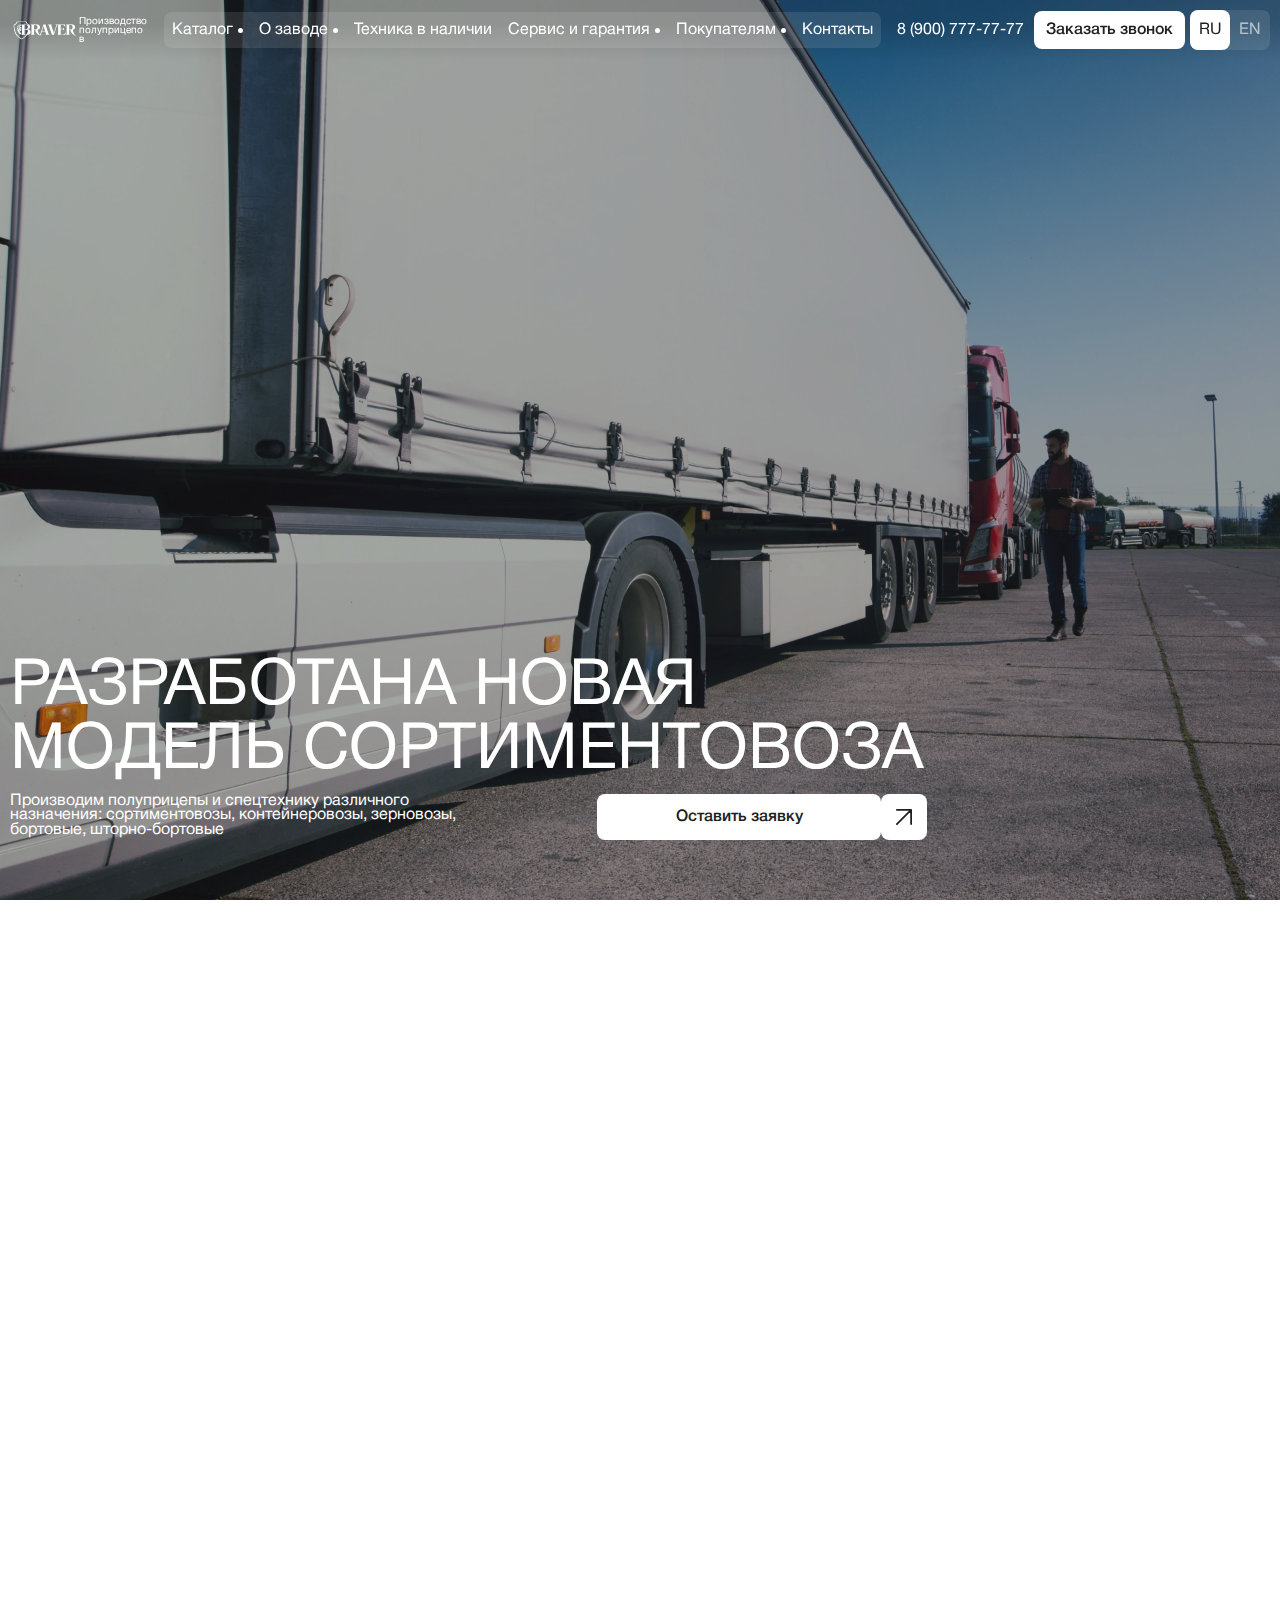
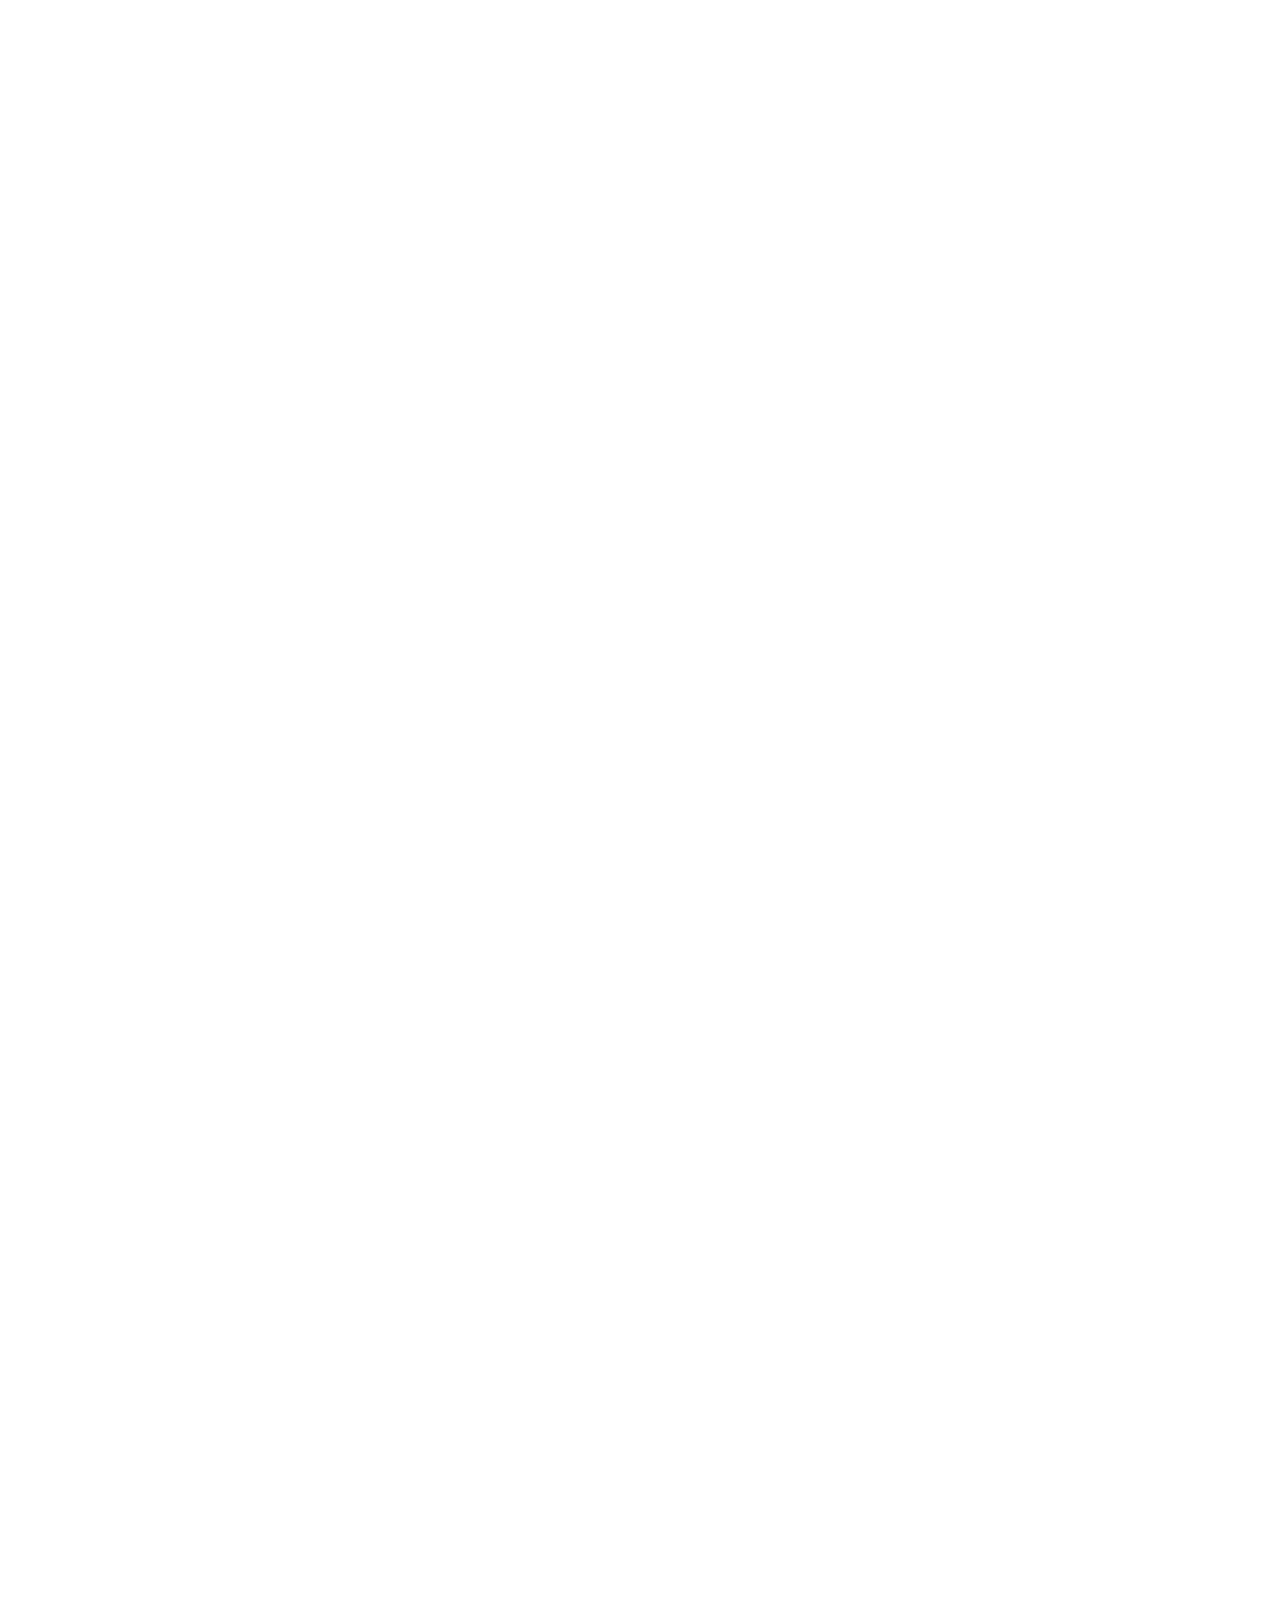
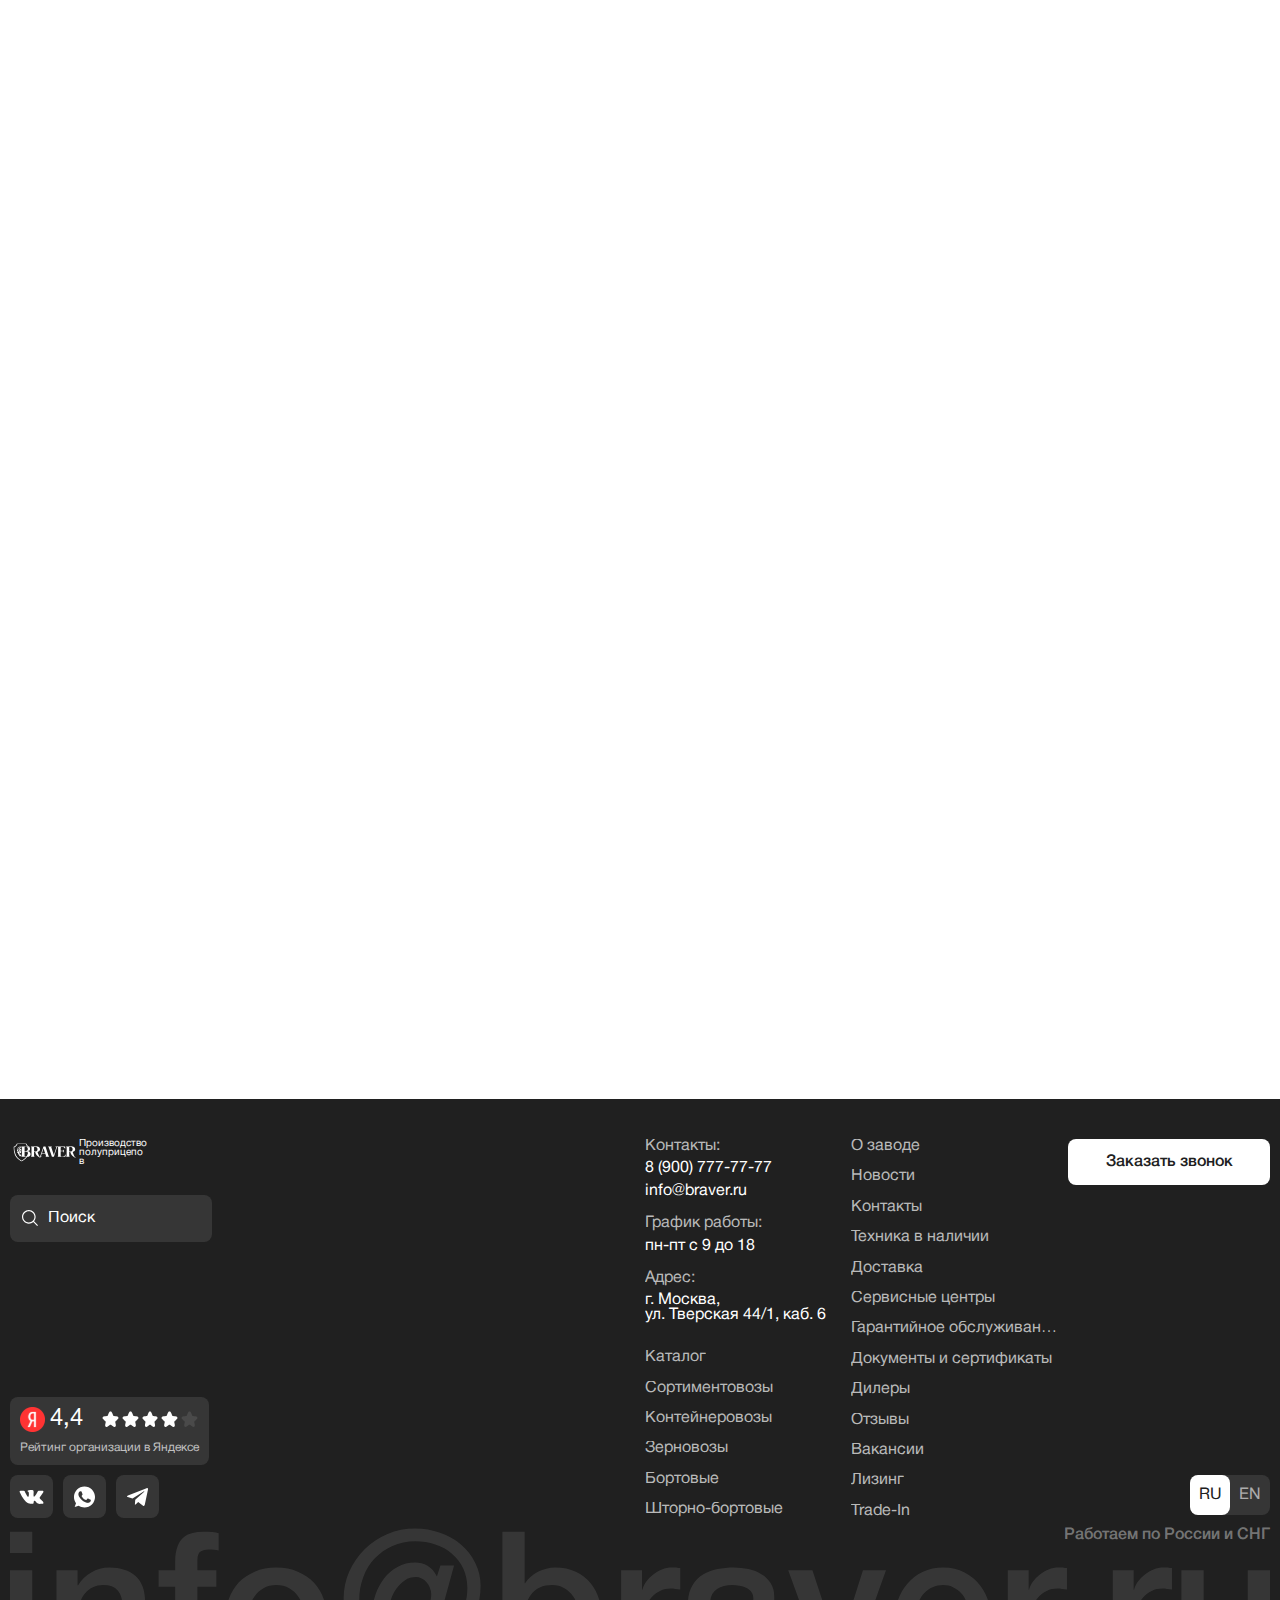
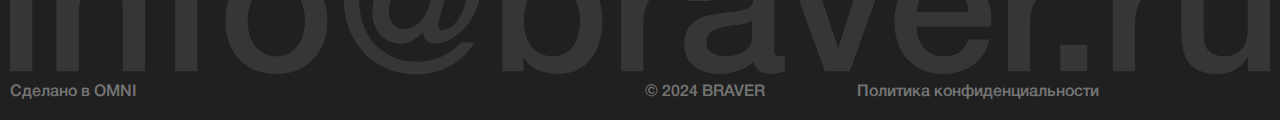
<file: main.html>
<!DOCTYPE html>
<html lang="ru">

<head>
    <meta charset="UTF-8">
    <meta http-equiv="X-UA-Compatible" content="IE=edge">
    <meta name="viewport" content="width=device-width, initial-scale=1">
    <link type="image/x-icon" rel="shortcut icon" href="img/favicon/favicon.ico">
    <link type="image/png" sizes="32x32" rel="icon" href="img/favicon/favicon-32x32.png">
    <link type="image/png" sizes="192x192" rel="icon" href="img/favicon/android-icon-192x192.png">
    <link type="image/svg+xml" sizes="any" rel="icon" href="img/favicon/favicon.svg">
    <link sizes="120x120" rel="apple-touch-icon" href="img/favicon/apple-icon-120x120.png">
    <link sizes="180x180" rel="apple-touch-icon" href="img/favicon/apple-icon-180x180.png">
    <meta name="format-detection" content="telephone=no">
    <meta name="msapplication-TileImage" content="img/favicon/ms-icon-144x144.png">
    <meta name="theme-color" content="#ffffff">
    <link rel="preload" href="fonts/Helvetica-Neue-regular.woff2" as="font" type="font/woff2" crossorigin> 
    <link href="css/fancybox.min.css" type="text/css" rel="stylesheet">
    <link href="css/style.min.css" type="text/css" rel="stylesheet">
    <title>Главная</title>
</head>

<body class="no-scroll">
    <div class="wrap">
        <!--header-->

<header class="header header--light header--main fixed-block">    



    <div class="container header__container">
        <div class="header__inner">
            <div class="logo">
                <a href="#">
                    <svg width="117" height="44" viewBox="0 0 117 44" xmlns="http://www.w3.org/2000/svg">
                        <mask id="mask0_208_3162" style="mask-type:luminance" maskUnits="userSpaceOnUse" x="5" y="7" width="29" height="32">
                        <path fill="white" d="M5.83447 7.06567H33.5635V38.0898H5.83447V7.06567Z"/>
                        </mask>
                        <g mask="url(#mask0_208_3162)">
                        <path d="M7.16986 14.2829C7.30453 16.074 7.62055 19.139 8.32999 22.1859C8.81846 24.2868 9.49304 26.3817 10.4186 28.03C11.7934 30.4799 13.7156 32.4274 15.5261 33.8817C17.1715 35.2037 18.7248 36.121 19.7019 36.6413C20.6743 36.124 22.2231 35.2096 23.8686 33.8892C25.6774 32.4365 27.6028 30.4858 28.9821 28.03C29.9032 26.3847 30.5778 24.2913 31.0648 22.1888C31.7725 19.1405 32.0901 16.074 32.2248 14.2829C30.4582 13.4722 29.206 12.4014 28.3242 11.2961C27.5165 10.284 27.0144 9.24181 26.7059 8.34999H12.6948C12.3303 9.40263 11.6981 10.6644 10.6061 11.839C9.76519 12.7474 8.64601 13.606 7.16986 14.2829ZM7.08674 22.4686C6.29577 19.0623 5.97963 15.6529 5.8647 13.9234L5.83447 13.4708L6.2564 13.2948C7.75364 12.6736 8.85783 11.8495 9.66537 10.9788C10.7635 9.79673 11.3291 8.52135 11.6165 7.53779L11.751 7.07764H27.6481L27.7843 7.53779C28.0339 8.39204 28.4936 9.46734 29.3225 10.5051C30.1557 11.5473 31.3733 12.5609 33.1383 13.2948L33.5602 13.4708L33.53 13.9234C33.415 15.6529 33.0974 19.0652 32.3079 22.4716C31.7982 24.6749 31.0828 26.8826 30.0953 28.6466C28.6222 31.2709 26.5804 33.3433 24.6672 34.8788C22.7645 36.4067 20.9738 37.4189 19.9938 37.9212L19.7003 38.07L19.41 37.9212C18.4239 37.4159 16.6316 36.4008 14.7274 34.8713C12.8112 33.3328 10.7725 31.2634 9.30547 28.6466C8.31475 26.8795 7.59788 24.6703 7.08674 22.4686Z"/>
                        </g>
                        <path d="M19.3267 12.6876H21.8656C24.5371 12.5296 25.2249 12.5034 25.6217 12.5034H26.0449C31.3084 12.5034 34.0594 13.9499 34.0594 16.6854C34.0594 18.0267 33.4247 19.0001 32.1815 19.6312C31.3352 20.052 30.7268 20.3152 29.0074 20.657C30.7268 20.8673 31.4674 21.1306 32.4463 21.6303C34.0331 22.498 34.9062 23.9445 34.9062 25.6281C34.9062 26.601 34.562 27.5744 33.9536 28.2845C32.7636 29.6787 31.0969 30.2308 27.8438 30.2308H19.3267V29.8624C20.1466 29.5207 20.3845 29.0999 20.3845 28.1265V14.7919C20.3845 13.8186 20.1466 13.3978 19.3267 13.056V12.6876ZM24.696 20.3414H25.9128C28.7427 20.3414 30.1711 19.1314 30.1711 16.7116C30.1711 14.5025 28.7959 13.1874 26.5475 13.1874C25.1986 13.1874 24.696 13.6082 24.696 14.7391V20.3414ZM24.696 21.2096V28.1003C24.696 29.1789 25.2249 29.5735 26.627 29.5735C27.3412 29.5735 27.9227 29.4683 28.399 29.2841C29.6953 28.7315 30.6211 27.1008 30.6211 25.3125C30.6211 22.6032 29.0601 21.2096 26.0186 21.2096H24.696Z"/>
                        <path d="M51.7 31.4147V31.993C46.4896 30.0205 43.9239 27.2851 42.6539 22.1302C42.4687 22.1564 42.3102 22.1564 42.2308 22.1564H41.8871C41.5697 22.1564 41.305 22.1564 40.8024 22.0774V28.1266C40.8024 29.1 41.0403 29.5208 41.8603 29.8625V30.2309H35.4067V29.8625C36.2267 29.5208 36.4646 29.1 36.4646 28.1266V14.792C36.4646 13.8187 36.2267 13.3979 35.4067 13.0561V12.6877H37.443C37.893 12.6877 38.713 12.6616 39.7972 12.5825C41.0671 12.5035 42.5218 12.4512 43.3944 12.4512C48.288 12.4512 50.9594 14.1604 50.9594 17.2905C50.9594 18.6579 50.351 19.9207 49.2137 20.7623C48.7379 21.1307 47.8911 21.4986 46.7011 21.867C48.1822 26.7329 50.0074 30.3623 51.7 31.4147ZM40.8024 15.0286V21.262C41.1466 21.2882 41.3845 21.3149 41.5697 21.3149H42.125C45.1138 21.3149 46.648 19.9469 46.648 17.3166C46.648 15.0024 44.8496 13.1875 42.6276 13.1875C41.3313 13.1875 40.8024 13.6873 40.8024 15.0286Z"/>
                        <path d="M53.92 24.6023L52.809 28.1264C52.7295 28.3107 52.7032 28.521 52.7032 28.7052C52.7032 29.3102 53.1 29.652 54.2373 29.889V30.2308H49.688V29.889C50.7195 29.5996 51.2485 29.1522 51.6453 28.1264L56.7767 12.5295H60.1624L65.1881 28.1264C65.5317 29.0998 66.008 29.6786 66.6428 29.889V30.2308H60.1887V29.889C60.7971 29.6786 61.035 29.4154 61.035 28.8894C61.035 28.6791 60.9824 28.4158 60.8766 28.1264L59.7393 24.6023H53.92ZM54.3431 23.5499H59.3951L56.8562 15.791L54.3431 23.5499Z"/>
                        <path d="M74.4703 30.2307H71.1114L65.9269 14.7918C65.5832 13.8184 65.1332 13.3186 64.4722 13.0293V12.6875H70.8999V13.0293C70.3704 13.2396 70.1062 13.5819 70.1062 14.0288C70.1062 14.2654 70.1589 14.5024 70.2646 14.7918L74.3913 27.2587L78.3323 14.7918C78.3854 14.6076 78.4117 14.4234 78.4117 14.2392C78.4117 13.5819 78.0412 13.2663 76.9039 13.0293V12.6875H81.3211V13.0293C80.3691 13.3186 79.8133 13.8184 79.4696 14.7918L74.4703 30.2307Z"/>
                        <path d="M93.487 12.6875L93.7781 16.0541H93.1697C92.3497 14.1602 91.186 13.3448 89.0961 13.3448H87.6678C86.4246 13.3448 85.922 13.7656 85.922 14.818V20.078H88.3293C90.0219 20.078 90.8682 19.5259 91.0534 18.2636H91.6092V22.7611H91.0534C90.974 21.4198 90.2071 20.841 88.3293 20.841H85.922V27.8898C85.922 29.2311 86.3983 29.5734 88.1704 29.5734H89.4666C91.9266 29.5734 93.3281 28.6262 94.1749 26.3905L94.7302 26.6009L93.7781 30.2307H80.5264V29.8623C81.3463 29.5205 81.5842 29.0998 81.5842 28.1264V14.7918C81.5842 13.8184 81.3463 13.3977 80.5264 13.0559V12.6875H93.487Z"/>
                        <path d="M111.286 31.4147V31.993C106.076 30.0205 103.51 27.2851 102.24 22.1302C102.055 22.1564 101.897 22.1564 101.817 22.1564H101.474C101.156 22.1564 100.891 22.1564 100.389 22.0774V28.1266C100.389 29.1 100.627 29.5208 101.447 29.8625V30.2309H94.9932V29.8625C95.8131 29.5208 96.051 29.1 96.051 28.1266V14.792C96.051 13.8187 95.8131 13.3979 94.9932 13.0561V12.6877H97.0295C97.4794 12.6877 98.2994 12.6616 99.3836 12.5825C100.654 12.5035 102.108 12.4512 102.981 12.4512C107.874 12.4512 110.546 14.1604 110.546 17.2905C110.546 18.6579 109.937 19.9207 108.8 20.7623C108.324 21.1307 107.478 21.4986 106.288 21.867C107.769 26.7329 109.594 30.3623 111.286 31.4147ZM100.389 15.0286V21.262C100.733 21.2882 100.971 21.3149 101.156 21.3149H101.711C104.7 21.3149 106.234 19.9469 106.234 17.3166C106.234 15.0024 104.436 13.1875 102.214 13.1875C100.918 13.1875 100.389 13.6873 100.389 15.0286Z"/>
                        <mask id="mask1_208_3162" style="mask-type:luminance" maskUnits="userSpaceOnUse" x="15" y="12" width="5" height="5">
                        <path fill="white" d="M15.3506 12.3884H19.2605V16.4041H15.3506V12.3884Z"/>
                        </mask>
                        <g mask="url(#mask1_208_3162)">
                        <path d="M15.9924 13.1404L16.0335 13.2591C16.0766 13.4244 16.1354 13.5839 16.1881 13.7453L16.2196 13.8211L16.2274 13.8581C16.243 13.893 16.2567 13.93 16.2684 13.9669L16.3488 14.0039C16.4466 14.0215 16.5466 14.0234 16.6425 14.0389C16.7893 14.0584 16.9284 14.1128 17.0733 14.1361C17.2182 14.1595 17.3787 14.1984 17.5275 14.2412C17.5433 14.354 17.555 14.4688 17.5863 14.5795C17.6176 14.6904 17.6294 14.8286 17.6646 14.9492C17.6999 15.0697 17.7156 15.1824 17.7372 15.2991L17.7586 15.3595C17.7743 15.4548 17.7959 15.55 17.8135 15.6454C17.9064 15.6894 17.9965 15.7386 18.0837 15.7931C18.3501 15.9545 18.6164 16.116 18.8944 16.256C18.9982 16.3143 19.1079 16.3669 19.2254 16.3941C19.3429 16.4213 19.4701 16.33 19.5856 16.2793C19.8206 16.1705 20.0379 16.0304 20.2651 15.9059C20.3826 15.8339 20.4962 15.7563 20.6156 15.6901C20.6606 15.6625 20.7024 15.6307 20.741 15.5948C20.7587 15.4689 20.7834 15.3445 20.8154 15.2213C20.8663 15.0152 20.9192 14.8091 20.9544 14.599L20.9661 14.5446C20.9857 14.4649 20.9916 14.3851 21.0132 14.3073L21.019 14.2509C21.113 14.2081 21.2168 14.1945 21.3186 14.175C21.4557 14.142 21.5947 14.1167 21.7319 14.0798C21.9198 14.0312 22.1156 14.0155 22.3055 13.9727C22.3368 13.8308 22.3936 13.6967 22.4308 13.5546C22.4994 13.364 22.5484 13.1696 22.6091 12.9771C22.6482 12.8934 22.6482 12.7864 22.7187 12.7222C22.8577 12.6659 22.9987 12.6114 23.1339 12.5414V12.3916C22.9361 12.4266 22.7325 12.4247 22.5346 12.4655C22.3368 12.5064 22.0999 12.5005 21.8865 12.5433C21.673 12.5861 21.4792 12.5687 21.2795 12.6037C21.1698 12.6016 21.0622 12.6308 20.9525 12.6289L20.9309 12.6445L20.7683 12.6523C20.6862 12.6697 20.602 12.6697 20.5216 12.6892C20.4413 12.7086 20.3238 12.6989 20.226 12.7164C20.0027 12.734 19.7755 12.7417 19.5543 12.7787C19.4701 12.7826 19.3878 12.7864 19.3056 12.7961C18.9844 12.7864 18.6652 12.734 18.346 12.7203C18.2149 12.7028 18.0798 12.7067 17.9525 12.6717C17.5923 12.6562 17.2377 12.5784 16.8755 12.5667C16.7502 12.5491 16.6248 12.5453 16.5015 12.5141C16.3272 12.5025 16.1549 12.4772 15.9806 12.4675C15.7848 12.4266 15.5851 12.415 15.3873 12.4131L15.3618 12.5064C15.5361 12.6134 15.73 12.6814 15.9043 12.7864C15.9218 12.9051 15.963 13.0218 15.9924 13.1404Z"/>
                        </g>
                        <mask id="mask2_208_3162" style="mask-type:luminance" maskUnits="userSpaceOnUse" x="11" y="13" width="9" height="18">
                        <path fill="white" d="M11.3276 13.8911H19.2602V30.3281H11.3276V13.8911Z"/>
                        </mask>
                        <g mask="url(#mask2_208_3162)">
                        <path d="M26.7443 22.8275C26.5916 22.701 26.4879 22.526 26.3331 22.4016C26.1687 22.2285 25.9983 22.0593 25.8241 21.896C25.6869 21.7501 25.5401 21.61 25.403 21.4642C25.4304 21.3903 25.4872 21.332 25.5225 21.2619C25.6066 21.1044 25.7202 20.9623 25.8025 20.8049C25.8848 20.6474 25.9807 20.5481 26.0493 20.4081C26.1178 20.268 26.2098 20.1281 26.3077 19.9997C26.4154 19.8403 26.5133 19.675 26.619 19.5135C26.713 19.389 26.7816 19.249 26.8795 19.1265C26.9774 19.0039 27.0831 18.8251 27.1928 18.6811L27.187 18.6499C27.0577 18.5975 26.946 18.51 26.8149 18.4614C26.5584 18.3213 26.2882 18.2085 26.0258 18.0782C25.7241 17.9284 25.4109 17.8078 25.1191 17.6425C24.9957 17.5862 24.8723 17.5297 24.7431 17.4811C24.7431 17.7689 24.7901 18.0548 24.7803 18.3427C24.7278 18.2843 24.6795 18.2228 24.6354 18.1579C24.5375 18.0062 24.4004 17.8837 24.2966 17.7359C24.1929 17.5881 24.0597 17.4383 23.9618 17.2749C23.8212 17.0999 23.6906 16.9178 23.5702 16.7285C23.4527 16.5671 23.3254 16.4115 23.2137 16.2462C23.112 16.1177 23.0023 16.0011 22.9122 15.8669L22.971 15.8378L23.0219 15.8338L23.0414 15.8202C23.0958 15.8114 23.1493 15.799 23.202 15.7832C23.3137 15.7561 23.4273 15.7424 23.5349 15.7054C23.7072 15.6724 23.8776 15.6218 24.0519 15.5966C24.2262 15.5713 24.3633 15.5207 24.5199 15.4896L24.5728 15.4799C24.646 15.4602 24.7205 15.4465 24.796 15.4391C24.8058 15.6919 24.8548 15.9427 24.8587 16.1975C24.89 16.5087 24.9194 16.8179 24.939 17.1292C24.9703 17.1874 24.9997 17.2517 25.0584 17.2846C25.1172 17.3177 25.2053 17.3216 25.2777 17.345C25.3502 17.3683 25.4716 17.3916 25.5558 17.4461L25.6439 17.4499C25.6843 17.419 25.7267 17.3912 25.7712 17.3663L25.7908 17.308C25.7673 17.2167 25.7595 17.1213 25.7418 17.0299C25.6988 16.8568 25.6988 16.6779 25.6576 16.5048C25.6445 16.4484 25.638 16.3915 25.638 16.3337L25.6224 16.3122C25.6086 16.0964 25.5617 15.8844 25.5401 15.6685C25.5301 15.556 25.5132 15.4445 25.4891 15.334C25.4755 15.2057 25.4617 15.0773 25.4403 14.9509C25.4226 14.8712 25.3541 14.8244 25.2915 14.7797C25.1024 14.6243 24.9262 14.4559 24.7626 14.2741C24.6354 14.1593 24.5238 14.031 24.4004 13.9123L24.2829 13.9337C24.0676 13.9921 23.8424 13.9998 23.6329 14.0776L23.5839 14.0854C23.2843 14.1768 22.9768 14.2429 22.6753 14.3304C22.5069 14.379 22.3365 14.4239 22.1661 14.4647L22.127 14.4783C22.0369 14.5016 21.9449 14.5191 21.8548 14.5366C21.7177 14.5892 21.565 14.5813 21.4318 14.6475L21.426 14.7117C21.3946 14.8964 21.3672 15.0812 21.3202 15.262C21.3124 15.3535 21.2908 15.4449 21.2888 15.5363L21.3437 15.5479C21.5199 15.6822 21.6747 15.8436 21.8391 15.9913C21.9684 16.0964 22.078 16.2209 22.2034 16.3298C22.3287 16.4386 22.4148 16.5106 22.5147 16.606C22.6557 16.7324 22.7908 16.8646 22.9416 16.9794C23.0924 17.0941 23.2412 17.1991 23.3666 17.3372C23.4331 17.4052 23.4644 17.4948 23.5251 17.5666C23.5858 17.6386 23.6171 17.7418 23.6798 17.8215C23.7424 17.9012 23.811 18.0296 23.8815 18.1307C23.9521 18.2318 24.0108 18.3368 24.0851 18.4322C24.2359 18.6227 24.3594 18.8328 24.5043 19.0273C24.6138 19.1692 24.6922 19.3307 24.8058 19.4687C24.8861 19.5602 24.9488 19.6651 25.0211 19.7625C24.9311 19.8693 24.841 19.9763 24.747 20.0795C24.5669 20.307 24.375 20.5268 24.1851 20.7465C23.9951 20.9974 23.7679 21.2172 23.5839 21.4719C23.4802 21.6022 23.3685 21.7228 23.2705 21.8571C23.1727 21.9912 23.0708 22.0748 22.9827 22.1935C22.828 22.3899 22.6596 22.5766 22.5147 22.7808C22.4481 22.8897 22.4285 23.0161 22.3777 23.1309C22.3404 23.2164 22.3228 23.3078 22.2857 23.3916C22.2269 23.5665 22.176 23.7454 22.1054 23.9167L22.0996 23.9535L22.0682 24.0313C22.0428 24.111 22.0212 24.1908 21.9918 24.2686L21.9801 24.3036C21.9292 24.4689 21.8607 24.6284 21.8039 24.7918C21.7471 24.9551 21.708 25.0776 21.6609 25.2216L21.6374 25.278C21.6041 25.3947 21.6061 25.5153 21.5826 25.6339C21.5748 25.7195 21.5767 25.807 21.5709 25.8944L21.5748 25.8789C21.5493 26.1279 21.5532 26.3808 21.4925 26.6239C21.4063 26.5927 21.3378 26.5304 21.2614 26.4799C21.1932 26.4319 21.1305 26.3774 21.0735 26.3165C20.7875 26.4923 20.4872 26.6394 20.1727 26.758C19.9867 26.8513 19.7948 26.9253 19.6068 27.0128C19.5011 27.0517 19.4051 27.1178 19.2935 27.1392C19.2171 27.1334 19.1505 27.0945 19.0821 27.0652C18.9136 26.9836 18.7335 26.9272 18.5709 26.8358C18.2262 26.6919 17.866 26.5635 17.5664 26.3359C17.4352 26.4196 17.2961 26.4974 17.1747 26.5947C17.1278 26.5577 17.0827 26.5227 17.0358 26.4877C17.0123 26.1104 17.0004 25.733 16.9535 25.3596L16.9378 25.3422V25.2838C16.8751 25.1322 16.8399 24.9688 16.7773 24.8171L16.7361 24.7198C16.6773 24.5254 16.6069 24.3328 16.5404 24.1403L16.5011 24.0392C16.4678 23.9477 16.4424 23.8544 16.4032 23.7649C16.3895 23.7202 16.3778 23.6734 16.3661 23.6287L16.3386 23.5958C16.3207 23.5211 16.2953 23.4491 16.2622 23.3798C16.2171 23.2281 16.1644 23.0784 16.1115 22.9286C16.0703 22.81 15.994 22.7108 15.9117 22.6174C15.7962 22.4852 15.6983 22.3373 15.5808 22.2051C15.3556 21.9465 15.1403 21.682 14.9287 21.4136C14.5821 20.9877 14.2199 20.5773 13.8674 20.1552C13.7577 20.0249 13.6402 19.9005 13.5404 19.7644C13.6637 19.5873 13.8106 19.4279 13.9183 19.2412C14.0162 19.0973 14.1239 18.9592 14.216 18.8114C14.3256 18.6207 14.4803 18.4633 14.5919 18.2746C14.6762 18.156 14.7485 18.0315 14.8386 17.9168C14.9287 17.802 15.0051 17.6406 15.0893 17.5045C15.2107 17.2983 15.4163 17.1679 15.5945 17.0163C15.761 16.8977 15.8921 16.7401 16.0527 16.6157C16.272 16.4115 16.4933 16.2112 16.7087 16.0031C16.8967 15.8378 17.0729 15.6607 17.2707 15.509C17.2531 15.4176 17.2414 15.3243 17.2257 15.2329C17.1728 15.0384 17.1611 14.8362 17.1101 14.6397C17.0024 14.6066 16.8889 14.5931 16.7792 14.5755C16.6695 14.558 16.511 14.5172 16.3778 14.4802C16.1957 14.4297 16.0115 14.3869 15.8295 14.3343L15.7805 14.313C15.7217 14.2954 15.661 14.2818 15.6023 14.2663C15.4809 14.2216 15.3537 14.204 15.2323 14.1671C15.1109 14.1301 14.9679 14.103 14.8406 14.0562C14.6786 14.0135 14.5148 13.9798 14.349 13.9551L14.2708 13.9337C14.2385 13.9242 14.206 13.9165 14.1728 13.9104C14.0456 14.0037 13.9417 14.1262 13.8283 14.2371C13.6696 14.3908 13.5227 14.5561 13.3543 14.7019C13.2878 14.7564 13.2349 14.8284 13.1625 14.8789C13.1331 14.9041 13.0899 14.9256 13.0938 14.9684C13.0919 15.0656 13.086 15.1629 13.086 15.2581L13.0704 15.2835C13.0684 15.3884 13.0351 15.4877 13.0273 15.5907C13.0156 15.6646 13.0137 15.7385 12.996 15.8124C12.9937 15.8642 12.9871 15.9153 12.9764 15.9661C12.947 16.1392 12.9294 16.3161 12.8981 16.4893C12.8668 16.6623 12.8452 16.7829 12.8276 16.9327C12.8094 16.9904 12.7977 17.0494 12.7923 17.1096C12.7806 17.2302 12.7513 17.3508 12.7513 17.4733L12.8804 17.4189C13.0293 17.3975 13.186 17.3955 13.3269 17.3372L13.37 17.3294L13.5071 17.2885L13.5579 17.2691C13.5717 17.1038 13.6128 16.9424 13.6225 16.7771C13.6461 16.5379 13.6873 16.2987 13.7029 16.0575C13.7186 15.8163 13.7322 15.6336 13.7558 15.4234C13.8164 15.4429 13.8791 15.4604 13.9417 15.478C14.165 15.5246 14.3883 15.5732 14.6134 15.616C14.8386 15.6588 15.1148 15.7405 15.3693 15.7813L15.428 15.8047C15.5015 15.8227 15.576 15.8357 15.6513 15.8436C15.5976 15.9221 15.5389 15.9967 15.475 16.0672C15.3144 16.2909 15.1461 16.5067 14.9835 16.7285C14.8211 16.9502 14.6565 17.17 14.5097 17.4033C14.4412 17.5006 14.357 17.5881 14.2883 17.6853C14.2014 17.8057 14.1074 17.9205 14.0064 18.0296C13.9104 18.1365 13.838 18.2611 13.7342 18.3621C13.7342 18.1949 13.7636 18.0296 13.7871 17.8643C13.7945 17.7344 13.8095 17.6053 13.8322 17.4772C13.65 17.5589 13.4562 17.6192 13.2839 17.7203C13.1115 17.8215 12.9079 17.8934 12.7179 17.9771C12.528 18.0607 12.3263 18.1773 12.1226 18.263C11.8505 18.3776 11.5959 18.5255 11.3276 18.6461C11.3864 18.7219 11.4353 18.8056 11.4881 18.8853C11.5861 19.0253 11.6801 19.1673 11.7721 19.3092C11.8192 19.3812 11.8818 19.4435 11.9229 19.5193C12.06 19.7799 12.2479 20.0094 12.3948 20.2642C12.5416 20.5189 12.6846 20.7446 12.8433 20.9799C12.9215 21.1141 13.0254 21.2327 13.0977 21.3709C13.1115 21.4038 13.1487 21.4369 13.1271 21.4739C13.0664 21.5789 12.9705 21.6548 12.8843 21.7384C12.712 21.9115 12.5338 22.0807 12.3596 22.2518C12.2911 22.3315 12.2205 22.4093 12.1442 22.4832C12.0678 22.5572 11.9836 22.6739 11.8896 22.7556C11.7956 22.8372 11.684 22.9772 11.5607 23.0647L11.5548 23.1212C11.6449 23.1367 11.733 23.1601 11.8231 23.1775C11.9131 23.1951 12.06 23.2261 12.1775 23.2592L12.2362 23.2807C12.3282 23.3001 12.4183 23.3254 12.5103 23.3507C12.6023 23.3759 12.7101 23.3817 12.804 23.4148C13.0156 23.479 13.2349 23.516 13.4503 23.5685L13.5266 23.5898C13.6134 23.6039 13.699 23.6233 13.7832 23.6482C13.8448 23.665 13.9075 23.6766 13.9711 23.6833C13.7968 23.9711 13.7048 24.2978 13.5404 24.5914C13.5149 24.6362 13.4718 24.6868 13.5051 24.7393C13.5991 24.9143 13.6813 25.0972 13.7616 25.2799C13.9458 25.5542 14.1141 25.84 14.2883 26.1201C14.4705 26.3613 14.6017 26.6336 14.7799 26.8786C14.84 26.9927 14.9013 27.1061 14.9639 27.2189C14.9718 26.9681 14.966 26.7191 14.9738 26.4683C14.9894 26.3477 14.9855 26.2252 14.9953 26.1026C15.0129 26.015 14.9992 25.9275 15.0207 25.84C15.0364 25.5172 15.0541 25.1963 15.0775 24.8734C15.0835 24.8365 15.0775 24.7937 15.1069 24.7666C15.2087 24.64 15.3399 24.5428 15.4535 24.4281C15.5671 24.3133 15.663 24.2492 15.7571 24.1461C15.851 24.0431 15.9313 23.9963 16.0156 23.9186C16.0115 23.9846 16.0135 24.0528 15.9959 24.1169C15.9813 24.1988 15.9708 24.2811 15.9646 24.364C15.9254 24.4709 15.9195 24.5856 15.8979 24.6965C15.8901 24.7236 15.8823 24.749 15.8745 24.7762L15.8706 24.8345L15.8549 24.8579C15.8432 24.9863 15.8197 25.1146 15.802 25.241L15.7785 25.3188C15.759 25.4219 15.7433 25.5269 15.7198 25.63C15.6964 25.733 15.6767 25.8984 15.6493 26.0307C15.6288 26.1036 15.6125 26.1775 15.6003 26.2523C15.5808 26.4294 15.526 26.6005 15.4927 26.7755L15.4711 26.8339C15.4515 26.9117 15.434 26.9895 15.4163 27.0692L15.3928 27.1275C15.383 27.1858 15.3634 27.2442 15.3615 27.3025C15.3908 27.4134 15.4574 27.5087 15.5103 27.6079C15.5632 27.7071 15.6376 27.8355 15.6923 27.954C15.7566 28.0492 15.812 28.149 15.8588 28.2536C15.9528 28.3975 16.0156 28.5589 16.1154 28.697C16.2152 28.8351 16.2759 28.9926 16.3581 29.1385C16.3922 29.2087 16.4299 29.2768 16.4717 29.3427L16.4836 29.3778C16.5736 29.51 16.6402 29.6578 16.7244 29.7939C16.7322 29.7395 16.7419 29.685 16.7538 29.6325L16.7773 29.5566C16.7831 29.5314 16.789 29.5042 16.7948 29.4788L16.8125 29.4167L16.8261 29.403C16.8422 29.2961 16.8644 29.1904 16.8928 29.0859C16.9261 28.9732 16.9358 28.8546 16.979 28.7437L17.0298 28.5511C17.2961 28.7729 17.5742 28.9829 17.8543 29.1852C17.9325 29.2435 17.9932 29.3213 18.0735 29.3758C18.1539 29.4302 18.2674 29.5313 18.3731 29.5975C18.4577 29.6504 18.5354 29.7121 18.6061 29.7823C18.7296 29.899 18.8804 29.9865 19.0076 30.1012C19.0977 30.1712 19.1799 30.2529 19.268 30.3248C19.3326 30.2704 19.3933 30.2101 19.46 30.1576C19.6499 30.0156 19.8242 29.8562 20.0142 29.7142C20.1492 29.5917 20.3079 29.5003 20.4429 29.3797C20.5781 29.2591 20.7602 29.1229 20.9266 29.0043C21.1205 28.8526 21.3163 28.7029 21.5199 28.5648C21.5395 28.6426 21.5572 28.7184 21.5787 28.7962L21.6022 28.8546C21.6179 28.9382 21.6296 29.0238 21.6512 29.1074C21.7001 29.2241 21.706 29.3524 21.7315 29.4769L21.751 29.5372C21.7706 29.6209 21.7862 29.7064 21.8039 29.792L21.8333 29.7823C21.8529 29.7298 21.8776 29.6799 21.9077 29.6325C22.0311 29.4672 22.1074 29.2746 22.2112 29.0977C22.315 28.9206 22.4325 28.697 22.552 28.5025C22.7712 28.0844 23.012 27.678 23.2137 27.2501C23.1903 27.2034 23.1688 27.1567 23.1472 27.1081C23.0904 26.8961 23.0395 26.6802 22.9945 26.4663C22.9612 26.3301 22.9573 26.1901 22.922 26.0539C22.8867 25.9178 22.8731 25.7409 22.83 25.5892C22.7869 25.4374 22.785 25.3325 22.7576 25.204C22.7301 25.0757 22.7203 24.928 22.6811 24.7937C22.642 24.6595 22.6381 24.4786 22.595 24.3231C22.552 24.1675 22.546 24.0489 22.5323 23.9107C22.6322 24.0003 22.7301 24.0917 22.8358 24.1714C22.9474 24.2939 23.0826 24.3911 23.2001 24.5078C23.2999 24.5953 23.388 24.6965 23.4919 24.7782C23.4919 24.959 23.5134 25.138 23.5154 25.3188C23.5295 25.4468 23.5354 25.5752 23.5329 25.7039L23.5506 25.7253C23.5506 25.8206 23.5467 25.9178 23.5623 26.0112C23.5917 26.4118 23.5917 26.8124 23.5956 27.2131C23.6193 27.187 23.6396 27.1586 23.6564 27.1275C23.6858 27.0128 23.7523 26.9136 23.813 26.8144C23.9188 26.6316 24.0499 26.4625 24.1517 26.2757C24.3182 26.0462 24.4572 25.7992 24.6099 25.5619C24.6648 25.486 24.6981 25.3966 24.7548 25.3207C24.8743 25.1632 24.9213 24.9688 25.0075 24.7937C25.0271 24.7509 25.0505 24.7062 25.0388 24.6576C25.0271 24.609 24.9762 24.5293 24.9507 24.4631C24.9252 24.3969 24.8782 24.3152 24.8508 24.2395C24.8077 24.0839 24.7079 23.9516 24.657 23.798L24.6021 23.6833C24.7509 23.6502 24.8998 23.6151 25.0486 23.584L25.1289 23.5627C25.2053 23.5432 25.2835 23.5276 25.3619 23.5121C25.4774 23.4752 25.5969 23.4576 25.7163 23.4363L25.7751 23.4129C25.8671 23.3916 25.9591 23.3759 26.0493 23.3526L26.1061 23.3312C26.2054 23.3142 26.3034 23.2908 26.3998 23.2612C26.5173 23.2281 26.6367 23.2067 26.7542 23.1756L26.952 23.1367L27.0381 23.1289C26.9441 23.02 26.8344 22.9325 26.7443 22.8275Z"/>
                        </g>
                        <mask id="mask3_208_3162" style="mask-type:luminance" maskUnits="userSpaceOnUse" x="14" y="16" width="6" height="9">
                        <path fill="white" d="M14.2271 16.5281H19.2601V24.4703H14.2271V16.5281Z"/>
                        </mask>
                        <g mask="url(#mask3_208_3162)">
                        <path d="M22.5811 21.3748C22.771 21.2211 22.9492 21.0519 23.149 20.908C23.2136 20.8633 23.2664 20.805 23.3252 20.7524C23.431 20.6571 23.5524 20.5774 23.6522 20.4742C23.7521 20.3712 23.8735 20.2934 23.9812 20.198C24.0889 20.1028 24.177 20.0308 24.2789 19.953C24.1966 19.8344 24.0928 19.7314 24.0027 19.6185C23.9126 19.5057 23.7834 19.3793 23.6856 19.251C23.5426 19.0565 23.3585 18.8912 23.2586 18.6676C23.2097 18.5489 23.147 18.4361 23.0961 18.3175C23.0667 18.2532 23.0373 18.1852 22.9825 18.1386C22.8729 18.0393 22.7749 17.9284 22.6574 17.839C22.4629 17.6613 22.2632 17.4896 22.0583 17.3236C21.9691 17.2378 21.8757 17.1568 21.7782 17.0805C21.6294 16.9697 21.4923 16.8451 21.3514 16.7266C21.2828 16.6701 21.2065 16.6196 21.1418 16.5573L21.1105 16.5515C20.7425 16.7549 20.3627 16.9331 19.9708 17.0863C19.7397 17.166 19.5224 17.2769 19.2992 17.3742C19.2013 17.3723 19.1171 17.3158 19.027 17.2866C18.7039 17.1213 18.3515 17.0222 18.0284 16.8569C17.8267 16.7576 17.6191 16.6682 17.4252 16.5496C17.0845 16.8472 16.7261 17.1213 16.3873 17.4209C16.2268 17.5454 16.078 17.6834 15.9252 17.8177C15.8077 17.9013 15.7118 18.0082 15.6021 18.0997C15.533 18.1588 15.484 18.2314 15.4552 18.3175C15.4298 18.3875 15.3887 18.4497 15.3593 18.5178C15.3006 18.6287 15.2654 18.7531 15.185 18.8523C15.001 19.0837 14.813 19.3133 14.6132 19.533C14.5039 19.6717 14.385 19.802 14.2568 19.9239L14.2648 19.9491C14.4527 20.0873 14.6153 20.2565 14.7974 20.4024C14.9011 20.4781 14.9833 20.5793 15.0852 20.659C15.2889 20.8127 15.469 20.9955 15.6805 21.1414C15.8919 21.2872 16.0839 21.4623 16.2679 21.6431C16.4167 21.7734 16.5616 21.9115 16.7183 22.034C16.6909 22.2305 16.6322 22.4211 16.6028 22.6174C16.5571 22.784 16.5264 22.9533 16.5108 23.1251C16.6478 23.2399 16.8279 23.2826 16.9827 23.3701L17.014 23.4499L17.0296 23.5258C17.0767 23.6715 17.0786 23.8291 17.1257 23.975C17.1471 24.0664 17.1687 24.1598 17.2058 24.2473C17.2431 24.3348 17.249 24.3756 17.2685 24.4398C17.3626 24.3445 17.4624 24.2512 17.5505 24.1519C17.5466 24.0722 17.5603 23.9692 17.4918 23.9108C17.6876 23.8291 17.8913 23.7669 18.0851 23.6775C18.279 23.5879 18.4846 23.5024 18.6863 23.4187C18.8508 23.339 19.0152 23.2612 19.1875 23.1971C19.2287 23.1795 19.2756 23.1524 19.3207 23.1795C19.4637 23.2437 19.6106 23.304 19.7535 23.3721C20.008 23.4849 20.2626 23.5919 20.5191 23.7007C20.666 23.765 20.8129 23.8447 20.9754 23.8583C21.0008 23.9692 20.9949 24.0839 21.042 24.1889C21.0889 24.294 21.1105 24.3776 21.1966 24.4339C21.275 24.3445 21.3279 24.2356 21.3709 24.1267C21.4141 24.0178 21.4219 23.9556 21.459 23.8759C21.4806 23.7261 21.4865 23.5743 21.5061 23.4226C21.6705 23.302 21.8761 23.2496 22.0387 23.1232C22.0406 23.0026 22.0074 22.8878 21.9916 22.7692C21.9408 22.6583 21.9348 22.5338 21.9075 22.4152C21.8879 22.3414 21.8585 22.2713 21.835 22.2013C21.8272 22.1604 21.7959 22.1157 21.8057 22.0749C22.0602 21.8376 22.3148 21.5984 22.5811 21.3748ZM21.6314 19.7547C21.5433 19.7956 21.4571 19.8422 21.367 19.8753C21.277 19.9083 21.2241 19.8694 21.1595 19.8986C21.0595 19.9919 20.9852 20.1067 20.9029 20.2137C20.8207 20.3207 20.7325 20.4295 20.6444 20.5346C20.6508 20.5809 20.6612 20.6262 20.6757 20.6707C20.6993 20.8536 20.7247 21.0382 20.76 21.2192C20.7639 21.3261 20.7639 21.4331 20.7698 21.5401L20.7932 21.6023C20.7971 21.6412 20.8442 21.6957 20.7992 21.7267C20.664 21.7385 20.5269 21.7248 20.3919 21.7306C20.2097 21.9135 20.0021 22.0652 19.8201 22.2499C19.658 22.4359 19.4798 22.6051 19.2855 22.7575C19.2072 22.6953 19.1171 22.6505 19.0446 22.5805C18.937 22.4717 18.8292 22.3666 18.7314 22.2499C18.5472 22.0943 18.3886 21.9115 18.1928 21.7714C18.0743 21.7491 17.9549 21.74 17.8345 21.7443L17.7874 21.6839C17.7855 21.5595 17.7835 21.437 17.7894 21.3144C17.8005 21.2429 17.8063 21.1709 17.8071 21.0986L17.8247 21.081C17.8384 20.871 17.8893 20.6629 17.8874 20.451C17.7633 20.3636 17.6641 20.254 17.5898 20.1223C17.5623 20.0755 17.5408 20.0269 17.5036 19.988C17.4663 19.9491 17.3626 19.9162 17.2862 19.8947C17.1784 19.8636 17.0786 19.8169 16.9748 19.778C16.8711 19.7391 16.7575 19.6769 16.6458 19.6361C16.6048 19.6224 16.5616 19.6088 16.5322 19.5777C16.3188 19.3638 16.1485 19.1129 15.9526 18.8834C15.937 18.8639 15.9154 18.8387 15.9312 18.8114C15.9957 18.687 16.0956 18.5898 16.1936 18.4905C16.2463 18.4322 16.3344 18.4342 16.3932 18.3836C16.5029 18.3777 16.6067 18.4127 16.7124 18.4342L16.8417 18.4731L16.9004 18.4924C17.0199 18.541 17.1491 18.5586 17.2725 18.6014L17.4114 18.6481L17.4702 18.6676C17.5721 18.7084 17.6798 18.7317 17.7855 18.7667L17.8286 18.7725L17.8677 18.8134C17.8825 18.8941 17.9014 18.9738 17.9245 19.0526C17.9461 19.1751 17.9617 19.2996 17.9813 19.4221C18.0303 19.5602 18.0263 19.708 18.0518 19.8481C18.0636 19.887 18.0714 19.9259 18.0812 19.9667C18.1105 20.2059 18.1459 20.4452 18.1576 20.6863C18.1498 20.7562 18.1439 20.8263 18.1301 20.8963C18.1282 21.0694 18.0792 21.2386 18.0812 21.4117C18.602 21.4097 19.121 21.4195 19.6419 21.4137C19.9337 21.4137 20.2254 21.4097 20.5172 21.4137C20.5034 21.3709 20.4917 21.3301 20.4781 21.2872C20.4643 21.2444 20.4721 21.2386 20.4701 21.2134C20.4369 21.0519 20.4232 20.8886 20.4036 20.7252C20.39 20.6006 20.4036 20.4742 20.4291 20.3537C20.4545 20.2331 20.4545 20.0795 20.4859 19.9472C20.5171 19.7818 20.54 19.6151 20.5544 19.4474L20.5701 19.426L20.5759 19.3677C20.6092 19.1927 20.6347 19.0137 20.6738 18.8387L20.6954 18.794C20.8109 18.7433 20.9323 18.7162 21.0537 18.6811L21.091 18.6714L21.1497 18.65L21.228 18.6248C21.4826 18.547 21.7391 18.475 21.9957 18.4049C22.0719 18.3777 22.1503 18.4069 22.2287 18.4088C22.4127 18.4808 22.5909 18.6306 22.6066 18.8406C22.5889 18.9593 22.5067 19.0526 22.4244 19.1343C22.305 19.2626 22.2013 19.4066 22.068 19.5213C22.0356 19.5537 22.0063 19.5887 21.9799 19.6263L21.9309 19.6419C21.8174 19.6439 21.7292 19.7118 21.6314 19.7547Z"/>
                        </g>
                        <path d="M17.1141 18.9378C17.0553 18.8561 16.9456 18.8426 16.8615 18.7978C16.7283 18.7317 16.5854 18.6947 16.4405 18.6616C16.3714 18.6953 16.3003 18.7239 16.2271 18.7473C16.2584 18.8153 16.3113 18.8698 16.3621 18.9242C16.4405 19.0214 16.5188 19.1187 16.5971 19.2159C16.6441 19.2763 16.7205 19.2996 16.791 19.3229C16.9187 19.3835 17.0512 19.4308 17.1885 19.4649C17.2206 19.4737 17.2531 19.4759 17.286 19.4715C17.3191 19.467 17.3498 19.4565 17.3784 19.4396C17.3784 19.4027 17.3784 19.3657 17.3765 19.3288C17.308 19.1848 17.2022 19.0682 17.1141 18.9378Z"/>
                        <mask id="mask4_208_3162" style="mask-type:luminance" maskUnits="userSpaceOnUse" x="17" y="24" width="3" height="3">
                        <path fill="white" d="M17.4722 24.0669H19.2604V26.5178H17.4722V24.0669Z"/>
                        </mask>
                        <g mask="url(#mask4_208_3162)">
                        <path d="M20.4275 24.8266C20.3159 24.743 20.212 24.6516 20.1005 24.5661C19.8909 24.4085 19.6873 24.2353 19.4445 24.1246L19.3857 24.107L19.3093 24.0837C19.2486 24.0951 19.1893 24.1114 19.1311 24.1323L19.0352 24.1654C18.8648 24.2413 18.7219 24.3599 18.577 24.4726C18.4987 24.5543 18.3929 24.601 18.3107 24.6768C18.1677 24.8072 18.0033 24.9122 17.8564 25.0386C17.7859 25.0989 17.731 25.1748 17.6625 25.2389C17.5941 25.3031 17.5666 25.3556 17.5587 25.4295C17.549 25.497 17.5332 25.5631 17.5118 25.6279C17.498 25.6688 17.4883 25.7115 17.4766 25.7524L17.5705 25.8263C17.7128 25.8785 17.8518 25.9383 17.9876 26.0052C18.0895 26.0441 18.1932 26.083 18.2931 26.1277C18.4614 26.2036 18.6417 26.2483 18.8061 26.3319L18.8374 26.3398C18.9726 26.3923 19.0998 26.4602 19.2369 26.5109C19.3486 26.5148 19.4445 26.4505 19.5444 26.4136C19.842 26.2775 20.1533 26.1744 20.453 26.0421C20.596 25.98 20.7368 25.9138 20.8837 25.8633C20.9405 25.8394 20.9946 25.8109 21.0463 25.7777C21.0365 25.6473 21.0091 25.5209 20.9817 25.3945C20.8818 25.1378 20.6273 24.9977 20.4275 24.8266Z"/>
                        </g>
                        </svg>                        
                </a>
                <span>Производство полуприцепов</span>
            </div>
            <div class="header__center">
                <nav class="menu">
                    <ul class="menu__list">
                        <li class="menu__item has-subnavs ">
                            <a href="#" class="menu__header">Каталог</a>
                            <div class="menu__subnavs">
                                <ul>
                                    <li><a href="#">Сортиментовозы</a></li>
                                    <li><a href="#">Контейнеровозы</a></li>
                                    <li><a href="#">Зерновозы</a></li>
                                    <li><a href="#">Бортовые</a></li>
                                    <li><a href="#">Шторно-бортовые</a></li>
                                </ul>
                            </div>
                        </li>
                        <li class="menu__item has-subnavs ">
                            <a href="#" class="menu__header">О заводе</a>
                            <div class="menu__subnavs">
                                <ul>
                                    <li><a href="#">Новости</a></li>
                                    <li><a href="#">Отзывы</a></li>
                                    <li><a href="#">Вакансии</a></li>
                                </ul>
                            </div>
                        </li>
                        <li class="menu__item ">
                            <a href="#" class="menu__header">Техника в наличии</a>
                        </li>
                        <li class="menu__item has-subnavs ">
                            <a href="#" class="menu__header">Сервис и гарантия</a>
                            <div class="menu__subnavs">
                                <ul>                                   
                                    <li><a href="#">Отзывы</a></li>
                                    <li><a href="#">Гарантийное обслуживание</a></li>
                                    <li><a href="#">Доставка</a></li>
                                    <li><a href="#">Документы и сертификаты</a></li>
                                    <li><a href="#">Сервисные центры</a></li>
                                </ul>
                            </div>
                        </li>
                        <li class="menu__item has-subnavs ">
                            <a href="#" class="menu__header">Покупателям</a>
                            <div class="menu__subnavs">
                                <ul>
                                    <li><a href="#">Дилеры</a></li>
                                    <li><a href="#">Лизинг</a></li>
                                    <li><a href="#">Trade-In</a></li>
                                </ul>
                            </div>
                        </li>
                        <li class="menu__item ">
                            <a href="#" class="menu__header">Контакты</a>
                        </li>
                    </ul>
                </nav>
            </div>
            <div class="header__right">
                <a href="tel:89007777777" class="header__phone">8 (900) 777-77-77</a>
                <button type="button" class="btn stroke-btn mod-open-btn" data-modal="callback-mod">Заказать звонок</button>
                <div class="lang">
                    <a href="#" class="active">RU</a>
                    <a href="#">EN</a>
                </div>
            </div>
            <div class="icon-menu">
                <div class="icon-menu__items">
                    <span></span>
                    <span></span>
                    <span></span>
                </div>
            </div>
        </div>
   </div>
   <div class="mob-menu">
        <div class="mob-menu__inner">
            <div class="mob-menu__top">
                <div class="container">
                    <nav class="menu">
                        <ul class="menu__list">
                            <li class="menu__item has-subnavs">
                                <span class="menu__header">Каталог</span>
                                <div class="menu__subnavs">
                                    <ul>
                                        <li><a href="#">Сортиментовозы</a></li>
                                        <li><a href="#">Контейнеровозы</a></li>
                                        <li><a href="#">Зерновозы</a></li>
                                        <li><a href="#">Бортовые</a></li>
                                        <li><a href="#">Шторно-бортовые</a></li>
                                    </ul>
                                </div>
                            </li>
                            <li class="menu__item has-subnavs">
                                <span class="menu__header">О заводе</span>
                                <div class="menu__subnavs">
                                    <ul>
                                        <li><a href="#">Новости</a></li>
                                        <li><a href="#">Отзывы</a></li>
                                        <li><a href="#">Вакансии</a></li>
                                    </ul>
                                </div>
                            </li>
                            <li class="menu__item">
                                <a href="#" class="menu__header">Техника в наличии</a>
                            </li>
                            <li class="menu__item has-subnavs">
                                <span class="menu__header">Сервис и гарантия</span>
                                <div class="menu__subnavs">
                                    <ul>
                                        <li><a href="#">Отзывы</a></li>
                                        <li><a href="#">Гарантийное обслуживание</a></li>
                                        <li><a href="#">Доставка</a></li>
                                        <li><a href="#">Документы и сертификаты</a></li>
                                        <li><a href="#">Сервисные центры</a></li>
                                    </ul>
                                </div>
                            </li>
                            <li class="menu__item has-subnavs">
                                <span class="menu__header">Покупателям</span>
                                <div class="menu__subnavs">
                                    <ul>
                                        <li><a href="#">Дилеры</a></li>
                                        <li><a href="#">Лизинг</a></li>
                                        <li><a href="#">Trade-In</a></li>
                                    </ul>
                                </div>
                            </li>
                            <li class="menu__item">
                                <a href="#" class="menu__header">Контакты</a>
                            </li>
                        </ul>
                    </nav>
                </div>
            </div>
            <div class="mob-menu__bot">
                <div class="container"> 
                    <div class="mob-menu__row">
                        <a href="tel:89007777777" class="header__phone">8 (900) 777-77-77</a>
                        <div class="lang">
                            <a href="#" class="active">RU</a>
                            <a href="#">EN</a>
                        </div>
                    </div>         
                    <button type="button" class="btn main-btn main-btn--dark mod-open-btn" data-modal="callback-mod"><span>Заказать звонок</span></button>
                </div>
            </div>
        </div>
    </div>
</header>
        <!--main-->  
        <main class="main">
            <!--preloader-->
<div class="preloader">
    <div class="preloader__logo">
        <img src="img/icons/logo-icon.svg" alt="">
    </div>
</div>
            <!--intro-->
            <section class="mb-40 intro intro--main">
                <div class="container">
                    <div class="media-cover">
                        <picture>
                            <source srcset="img/intro.webp" media="(min-width: 767.98px)" type="image/webp">
                            <source srcset="img/intro.jpg" media="(min-width: 767.98px)">
                            <source srcset="img/intro-mob.webp" type="image/webp">
                            <source srcset="img/intro-mob.jpg"> 
                            <img src="img/intro.jpg" alt="" data-animation="scale">
                        </picture>
                    </div>
                    <div class="intro__content">
                        <h1>Разработана новая модель сортиментовоза</h1>
                        <div class="intro__bot">
                            <div class="intro__txt">
                                <p>Производим полуприцепы и спецтехнику различного назначения: сортиментовозы, контейнеровозы, зерновозы, бортовые, шторно-бортовые</p>
                            </div>
                            <button class="btn main-btn mod-open-btn" data-modal="feedback-mod">
                                <span>Оставить заявку</span>
                                <div class="main-btn__icon"><svg><use xlink:href="img/icons/sprite.svg#link-arr"></use></svg></div>                                
                            </button>
                        </div>
                    </div>
                </div>
            </section>
            <!--main-models-->
            <section class="section main-models" data-animation="fadeUp">
                <div class="container">
                    <div class="switch-block main-models__inner">
                        <div class="main-models__content">
                            <div class="sec-top"> 
                                <h2>Новые актуальные модели полуприцепов</h2>
                            </div>                          
                            <div class="tabs">
                                <span class="active" data-nav="">Зерновозы</span>
                                <span data-nav="">Бортовые</span>
                                <span data-nav="">Контейнеровозы</span>
                                <span data-nav="">Сортиментовозы</span>
                                <span data-nav="">Шторно-бортовые</span>
                            </div>
                        </div>
                        <div class="main-models__preview">
                            <a href="#" class="circle media-contain active" data-block="">
                                <picture><source srcset="img/models-1.webp" type="image/webp"><img src="img/models-1.png" alt="Зерновозы"></picture>
                            </a>
                            <a href="#" class="circle media-contain" data-block="">
                                <picture><source srcset="img/models-2.webp" type="image/webp"><img src="img/models-2.png" alt="Бортовые"></picture>
                            </a>
                            <a href="#" class="circle media-contain" data-block="">
                                <picture><source srcset="img/models-1.webp" type="image/webp"><img src="img/models-1.png" alt="Контейнеровозы"></picture>
                            </a>
                            <a href="#" class="circle media-contain" data-block="">
                                <picture><source srcset="img/models-2.webp" type="image/webp"><img src="img/models-2.png" alt="Сортиментовозы"></picture>
                            </a>
                            <a href="#" class="circle media-contain" data-block="">
                                <picture><source srcset="img/models-2.webp" type="image/webp"><img src="img/models-2.png" alt="Шторно-бортовые"></picture>
                            </a>
                        </div>
                    </div>
                </div>
            </section>
            <!--sub-cat-->
            <section class="section has-btn sub-cat" data-animation="fadeUp">
                <div class="container">
                    <div class="sec-top">
                        <h2>Техника в наличии</h2>
                        <a href="#" class="btn main-btn main-btn--dark">
                            <span>Смотреть все</span>
                            <div class="main-btn__icon"><svg><use xlink:href="img/icons/sprite.svg#link-arr"></use></svg></div>                                
                        </a>
                    </div>
                    <div class="cat-wrapper">
                        <!--item-stock-->
<div class="item-stock">
    <div class="item-stock__top">
        <a href="#" class="media-contain">
            <picture><source srcset="img/content/stock-1.webp" type="image/webp"><img src="img/content/stock-1.png" alt="Зерновозы бортовые 46-60 м3 с вынесенной осью"></picture>
        </a>
        
        
        <button class="btn stroke-btn mod-open-btn" data-modal="feedback-mod">Узнать цену</button>        
        
        
    </div>
    <div class="item-stock__content">
        <h5><a href="#">Зерновозы бортовые 46-60 м3 с вынесенной осью</a></h5>
        <div class="item-stock__details">
            <div class="item-stock__det">
                <span>Объем</span>
                <span>46 - 60<sup>3</sup></span>
            </div>
            <div class="item-stock__det">
                <span>Количество осей</span>
                <span>3 оси</span>
            </div>
            <div class="item-stock__det">
                <span>Снаряженная масса</span>
                <span>от 5 900 кг</span>
            </div>
            
        </div>
    </div>
</div>
                        <!--item-stock-->
<div class="item-stock">
    <div class="item-stock__top">
        <a href="#" class="media-contain">
            <picture><source srcset="img/content/stock-2.webp" type="image/webp"><img src="img/content/stock-2.png" alt="Бортовой полуприцеп 13,62 м"></picture>
        </a>
        
            <div class="item-stock__lbls">
                <span>В наличии</span>
            </div>       
        
        
        
        <div class="btn stroke-btn">Подробнее</div>        
        
    </div>
    <div class="item-stock__content">
        <h5><a href="#">Бортовой полуприцеп 13,62 м</a></h5>
        <div class="item-stock__details">
            <div class="item-stock__det">
                <span>Объем</span>
                <span>46 - 60<sup>3</sup></span>
            </div>
            <div class="item-stock__det">
                <span>Количество осей</span>
                <span>3 оси</span>
            </div>
            <div class="item-stock__det">
                <span>Снаряженная масса</span>
                <span>от 5 900 кг</span>
            </div>
            
            <div class="item-stock__det">
                <span>Стоимость</span>
                <span class="rub">4 120 000</span>
            </div>
            
        </div>
    </div>
</div>
                        <!--item-stock-->
<div class="item-stock">
    <div class="item-stock__top">
        <a href="#" class="media-contain">
            <picture><source srcset="img/content/stock-3.webp" type="image/webp"><img src="img/content/stock-3.png" alt="Облегченные зерновозы бортовые 46-60 м3"></picture>
        </a>
        
        
        
        <div class="btn stroke-btn">Подробнее</div>        
        
    </div>
    <div class="item-stock__content">
        <h5><a href="#">Облегченные зерновозы бортовые 46-60 м3</a></h5>
        <div class="item-stock__details">
            <div class="item-stock__det">
                <span>Объем</span>
                <span>46 - 60<sup>3</sup></span>
            </div>
            <div class="item-stock__det">
                <span>Количество осей</span>
                <span>3 оси</span>
            </div>
            <div class="item-stock__det">
                <span>Снаряженная масса</span>
                <span>от 5 900 кг</span>
            </div>
            
            <div class="item-stock__det">
                <span>Стоимость</span>
                <span class="rub">4 120 000</span>
            </div>
            
        </div>
    </div>
</div>
                    </div>
                </div>
            </section>
            <!--main-cat-->
            <section class="section has-btn main-cat" data-animation="fadeUp">
                <div class="container">
                    <div class="sec-top">
                        <h2>каталог техники</h2>
                        <a href="#" class="btn main-btn main-btn--dark">
                            <span>Перейти в каталог</span>
                            <div class="main-btn__icon"><svg><use xlink:href="img/icons/sprite.svg#link-arr"></use></svg></div>                                
                        </a>
                    </div>
                    <div class="main-cat__items">
                        <!--item-cat-->
<a href="#" class="item-cat">
    <div class="media-contain">
        <picture><source srcset="img/cat-1.webp" type="image/webp"><img src="img/cat-1.png" alt="Сортиментовозы"></picture>
    </div>
    <div class="item-cat__content circle">
        <h4>Сортиментовозы</h4>
    </div>
</a>
                        <!--item-cat-->
<a href="#" class="item-cat">
    <div class="media-contain">
        <picture><source srcset="img/cat-2.webp" type="image/webp"><img src="img/cat-2.png" alt="Контейнеровозы"></picture>
    </div>
    <div class="item-cat__content circle">
        <h4>Контейнеровозы</h4>
    </div>
</a>
                        <!--item-cat-->
<a href="#" class="item-cat">
    <div class="media-contain">
        <picture><source srcset="img/cat-3.webp" type="image/webp"><img src="img/cat-3.png" alt="Зерновозы"></picture>
    </div>
    <div class="item-cat__content circle">
        <h4>Зерновозы</h4>
    </div>
</a>
                        <!--item-cat-->
<a href="#" class="item-cat">
    <div class="media-contain">
        <picture><source srcset="img/cat-4.webp" type="image/webp"><img src="img/cat-4.png" alt="Бортовые"></picture>
    </div>
    <div class="item-cat__content circle">
        <h4>Бортовые</h4>
    </div>
</a>
                        <!--item-cat-->
<a href="#" class="item-cat">
    <div class="media-contain">
        <picture><source srcset="img/cat-5.webp" type="image/webp"><img src="img/cat-5.png" alt="Шторно-бортовые"></picture>
    </div>
    <div class="item-cat__content circle">
        <h4>Шторно-бортовые</h4>
    </div>
</a>
                    </div>
                </div>
            </section>
            <!--accord-block-->
<section class="section accord-block" data-animation="fadeUp">
    <div class="container">
        <div class="sec-top">
            <h2>Наши преимущества</h2>
        </div>
        <div class="accord-block__items">
            <!--accordion-->
<div class="accordion item-acc">
    <div class="accordion__header">
        <span class="h3">01</span>
        <div class="accordion__title">
            <h3>Долговечные и рентабельные</h3>
        </div>        
        <div class="link-icon"><svg><use xlink:href="img/icons/sprite.svg#link-arr"></use></svg></div>
    </div>
    <div class="accordion__body">
        <div class="page-content">
            <p>До 30 тонн перевозимого груза без штрафов. Оптимальное распределение нагрузки на оси. Вес снижен при сохранении надежности техники.</p>
        </div>
    </div>
</div>
            <!--accordion-->
<div class="accordion item-acc">
    <div class="accordion__header">
        <span class="h3">02</span>
        <div class="accordion__title">
            <h3>Проходят весовой контроль</h3>
        </div>        
        <div class="link-icon"><svg><use xlink:href="img/icons/sprite.svg#link-arr"></use></svg></div>
    </div>
    <div class="accordion__body">
        <div class="page-content">
            <p>До 30 тонн перевозимого груза без штрафов. Оптимальное распределение нагрузки на оси. Вес снижен при сохранении надежности техники.</p>
        </div>
    </div>
</div>
            <!--accordion-->
<div class="accordion item-acc">
    <div class="accordion__header">
        <span class="h3">03</span>
        <div class="accordion__title">
            <h3>Соответствуют ДОПОГ</h3>
        </div>        
        <div class="link-icon"><svg><use xlink:href="img/icons/sprite.svg#link-arr"></use></svg></div>
    </div>
    <div class="accordion__body">
        <div class="page-content">
            <p>До 30 тонн перевозимого груза без штрафов. Оптимальное распределение нагрузки на оси. Вес снижен при сохранении надежности техники.</p>
        </div>
    </div>
</div>
            <!--accordion-->
<div class="accordion item-acc">
    <div class="accordion__header">
        <span class="h3">04</span>
        <div class="accordion__title">
            <h3>Незаменимы в условиях холода и бездорожья</h3>
        </div>        
        <div class="link-icon"><svg><use xlink:href="img/icons/sprite.svg#link-arr"></use></svg></div>
    </div>
    <div class="accordion__body">
        <div class="page-content">
            <p>До 30 тонн перевозимого груза без штрафов. Оптимальное распределение нагрузки на оси. Вес снижен при сохранении надежности техники.</p>
        </div>
    </div>
</div>
            <!--accordion-->
<div class="accordion item-acc">
    <div class="accordion__header">
        <span class="h3">05</span>
        <div class="accordion__title">
            <h3>Эргономичны и удобны в экспуатации</h3>
        </div>        
        <div class="link-icon"><svg><use xlink:href="img/icons/sprite.svg#link-arr"></use></svg></div>
    </div>
    <div class="accordion__body">
        <div class="page-content">
            <p>До 30 тонн перевозимого груза без штрафов. Оптимальное распределение нагрузки на оси. Вес снижен при сохранении надежности техники.</p>
        </div>
    </div>
</div>
            <!--accordion-->
<div class="accordion item-acc">
    <div class="accordion__header">
        <span class="h3">06</span>
        <div class="accordion__title">
            <h3>Красивое и стойкое лакокрасочное покрытие</h3>
        </div>        
        <div class="link-icon"><svg><use xlink:href="img/icons/sprite.svg#link-arr"></use></svg></div>
    </div>
    <div class="accordion__body">
        <div class="page-content">
            <p>До 30 тонн перевозимого груза без штрафов. Оптимальное распределение нагрузки на оси. Вес снижен при сохранении надежности техники.</p>
        </div>
    </div>
</div>
        </div>
        
        <div class="sec-bot">
            <a href="#" class="btn main-btn main-btn--dark"><span>Подробнее о заводе</span></a>
        </div>
        
    </div>
</section>
            <!--news-->
<section class="section news-swiper news" data-animation="fadeUp">
    <div class="container">
        <div class="sec-top">
            <h2>Новости</h2>
            <div class="swiper-btns">
                <button class="nav-btn nav-btn--prev"><svg><use xlink:href="img/icons/sprite.svg#btn-prev"></use></svg></button>
                <button class="nav-btn nav-btn--next"><svg><use xlink:href="img/icons/sprite.svg#btn-next"></use></svg></button>
            </div>
        </div>
        <div class="swiper">
            <div class="swiper-wrapper">
                <div class="swiper-slide">
                    <!--item-news-->
<articlea class="item-news">
    <div class="item-news__content circle">
        <span class="item-news__date">10.07.2024</span>
        <h5><a href="#">BRAVER удостоен звания «Лучший строительный полуприцеп года»</a></h5>
    </div>
    <a href="#" class="media-cover">
        <picture><source srcset="img/content/news-1.webp" type="image/webp"><img src="img/content/news-1.jpg" alt="BRAVER удостоен звания «Лучший строительный полуприцеп года»"></picture>
    </a>
</articlea>
                </div>
                <div class="swiper-slide">
                    <!--item-news-->
<articlea class="item-news">
    <div class="item-news__content circle">
        <span class="item-news__date">10.07.2024</span>
        <h5><a href="#">Встречайте новую модель направления AGRO LINE</a></h5>
    </div>
    <a href="#" class="media-cover">
        <picture><source srcset="img/content/news-2.webp" type="image/webp"><img src="img/content/news-2.jpg" alt="Встречайте новую модель направления AGRO LINE"></picture>
    </a>
</articlea>
                </div>
                <div class="swiper-slide">
                    <!--item-news-->
<articlea class="item-news">
    <div class="item-news__content circle">
        <span class="item-news__date">10.07.2024</span>
        <h5><a href="#">Ключевые новинки магистрального направления</a></h5>
    </div>
    <a href="#" class="media-cover">
        <picture><source srcset="img/content/news-3.webp" type="image/webp"><img src="img/content/news-3.jpg" alt="Ключевые новинки магистрального направления"></picture>
    </a>
</articlea>
                </div>
                <div class="swiper-slide">
                    <!--item-news-->
<articlea class="item-news">
    <div class="item-news__content circle">
        <span class="item-news__date">10.07.2024</span>
        <h5><a href="#">BRAVER удостоен звания «Лучший строительный полуприцеп года»</a></h5>
    </div>
    <a href="#" class="media-cover">
        <picture><source srcset="img/content/news-1.webp" type="image/webp"><img src="img/content/news-1.jpg" alt="BRAVER удостоен звания «Лучший строительный полуприцеп года»"></picture>
    </a>
</articlea>
                </div>
                <div class="swiper-slide">
                    <!--item-news-->
<articlea class="item-news">
    <div class="item-news__content circle">
        <span class="item-news__date">10.07.2024</span>
        <h5><a href="#">Встречайте новую модель направления AGRO LINE</a></h5>
    </div>
    <a href="#" class="media-cover">
        <picture><source srcset="img/content/news-2.webp" type="image/webp"><img src="img/content/news-2.jpg" alt="Встречайте новую модель направления AGRO LINE"></picture>
    </a>
</articlea>
                </div>
            </div>
        </div>
        <div class="sec-bot">
            <a href="#" class="btn main-btn main-btn--dark">
                <span>Читать все новости</span>
                <div class="main-btn__icon"><svg><use xlink:href="img/icons/sprite.svg#link-arr"></use></svg></div>
            </a>
        </div>
    </div>
</section>
            <!--form-block-->
<section class="section form-block" data-animation="fadeUp">
    <div class="container">
        <div class="form-block__inner">
            <div class="form-block__l">
                <div class="media-cover">
                    <picture><source srcset="img/form-block-bg.webp" type="image/webp"><img src="img/form-block-bg.jpg" alt=""></picture>
                </div>
                <div class="form-block__content circle">
                    <h2>Поможем подобрать модель и комплектацию техники</h2>
                    <p>Оставьте свои контактные данные, и наш менеджер свяжется с Вами в ближайшее рабочее время</p>    
                </div>
            </div>
            <div class="form-block__r">
                <form class="form" onsubmit="event.preventDefault();formSuccess(this)">
                    <div class="item-form">
                        <input type="text" placeholder="Ваше имя">
                        <span class="item-form__error"></span>
                    </div>
                    <div class="item-form">
                        <input type="tel" placeholder="+7 (___) ___-__-__">
                        <span class="item-form__error"></span>
                    </div>
                    <div class="item-form">
                        <input type="email" placeholder="Email">
                        <span class="item-form__error"></span>
                    </div>
                    <div class="form__footer">
                        <label class="item-checkbox">
                            <input type="checkbox">
                            <span>Нажимая на кнопку, я принимаю условия <a href="#" target="_blank">Политики конфиденциальности</a></span>
                        </label>
                        <button type="submit" class="btn main-btn main-btn--dark">
                            <span>Отправить</span>
                            <div class="main-btn__icon"><svg><use xlink:href="img/icons/sprite.svg#link-arr"></use></svg></div>
                        </button>
                    </div>
                </form>
            </div>
        </div>
    </div>
</section>

        </main>
        <!--footer-->

<footer class="footer footer--main">    

 
    <div class="container">
        <div class="footer__top">
            <div class="logo">
                <a href="#">
                    <img src="img/logo.svg" alt="Логотип">
                </a>
                <span>Производство полуприцепов</span>
            </div>
            <div class="footer__cols">
                <div class="footer__col">
                    <div class="footer__contacts">
                        <div class="footer__contact">
                            <span>Контакты:</span>
                            <a href="tel:89007777777">8 (900) 777-77-77</a>
                            <a href="mailto:info@braver.ru">info@braver.ru</a>
                        </div>
                        <div class="footer__contact">
                            <span>График работы:</span>
                            <span>пн-пт с 9 до 18</span>
                        </div>
                        <div class="footer__contact">
                            <span>Адрес:</span>
                            <span>г. Москва,<br> ул. Тверская 44/1, каб. 6</span>
                        </div>
                    </div>
                    <nav class="footer__nav">
                        <a href="#">Каталог</a>
                        <a href="#">Сортиментовозы</a>
                        <a href="#">Контейнеровозы</a>
                        <a href="#">Зерновозы</a>
                        <a href="#">Бортовые</a>
                        <a href="#">Шторно-бортовые</a>
                    </nav>
                </div>
                <div class="footer__col">
                    <nav class="footer__nav">
                        <a href="#">О заводе</a>
                        <a href="#">Новости</a>
                        <a href="#">Контакты</a>
                        <a href="#">Техника в наличии</a>
                        <a href="#">Доставка</a>
                        <a href="#">Сервисные центры</a>
                        <a href="#">Гарантийное обслуживание</a>
                    </nav>
                    <nav class="footer__nav">
                        <a href="#">Документы и сертификаты</a>
                        <a href="#">Дилеры</a>
                        <a href="#">Отзывы</a>
                        <a href="#">Вакансии</a>
                        <a href="#">Лизинг</a>
                        <a href="#">Trade-In</a>
                    </nav>
                </div>
            </div>
            <button type="button" class="btn stroke-btn mod-open-btn" data-modal="callback-mod">Заказать звонок</button>
            <!--search-form-->
<form action="" class="search-form" onsubmit="event.preventDefault();searchFormSuccess(this)">
    <div class="search-form__inner">
        <svg class="search-form__icon"><use xlink:href="img/icons/sprite.svg#search"></use></svg>     
        <input type="text" name="" placeholder="Поиск">       
        <button type="submit" class="btn search-form__submit">
            <svg><use xlink:href="img/icons/sprite.svg#search"></use></svg>
        </button>
    </div>
</form>
            <a href="#" class="comp-rate" target="_blank">
                <div class="comp-rate__top">
                    <div class="comp-rate__total">
                        <img src="img/icons/yandex-rate.svg" alt="">
                        <span class="h3">4,4</span>
                    </div>
                    <div class="rating">
                        <span class="rating__container light">
                            <svg><use xlink:href="img/icons/sprite.svg#star-5"></use></svg>
                        </span>
                        <span class="rating__container dark" style="width: 80%;">
                            <svg><use xlink:href="img/icons/sprite.svg#star-5"></use></svg>
                        </span>
                    </div>
                </div>
                <span class="comp-rate__txt">Рейтинг организации в Яндексе</span>
            </a>
            <div class="social">
                <a href="#"><svg><use xlink:href="img/icons/sprite.svg#vk"></use></svg></a>
                <a href="#"><svg><use xlink:href="img/icons/sprite.svg#whatsapp"></use></svg></a>
                <a href="#"><svg><use xlink:href="img/icons/sprite.svg#telegram"></use></svg></a>
            </div>
            <div class="lang">
                <a href="#" class="active">RU</a>
                <a href="#">EN</a>
            </div> 
        </div>
        <div class="footer__bg">          
            <span>Работаем по России и СНГ</span>
            <img src="img/footer-info.svg" alt="">
        </div>
        <div class="footer__bot">
            <div class="footer__dev">
                <span>Сделано в </span>
                <a href="https://omniagency.ru/" target="_blank" rel="nofollow">OMNI</a>
            </div>          
            <span class="footer__copy">© 2024 BRAVER</span>
            <div class="footer__policy">
                <a href="#" target="_blank">Политика конфиденциальности</a>
            </div>           
        </div>
    </div>
</footer>
        <!--feedback-mod-->
<modal class="modal feedback-mod" id="feedback-mod">
    <div class="custom-scroll modal__overlay">
        <div class="modal__content">
            <button type="button" class="btn btn-close"><svg><use xlink:href="img/icons/sprite.svg#close"></use></svg></button>
            <div class="custom-scroll">
                <div class="modal__top">
                    <h3>оставить заявку</h3>
                    <p>Оставьте Ваши данные, и мы свяжемся с вами в течение 15 минут</p>
                </div>
                <form class="form" onsubmit="event.preventDefault();formSuccess(this)">
                    <div class="item-form">
                        <input type="text" placeholder="Ваше имя">
                        <span class="item-form__error"></span>
                    </div>
                    <div class="item-form">
                        <input type="tel" placeholder="+7 (___) ___-__-__">
                        <span class="item-form__error"></span>
                    </div>
                    <div class="item-form">
                        <input type="email" placeholder="Email">
                        <span class="item-form__error"></span>
                    </div>
                    <div class="item-form">
                        <textarea placeholder="Ваш комментарий" oninput="this.style.height = '';this.style.height = this.scrollHeight + 'px'"></textarea>
                    </div>
                    <div class="form__footer">
                        <label class="item-checkbox">
                            <input type="checkbox">
                            <span>Нажимая на кнопку, я принимаю условия <a href="#" target="_blank">Политики конфиденциальности</a></span>
                        </label>
                        <button type="submit" class="btn main-btn main-btn--dark">
                            <span>Отправить</span>
                            <div class="main-btn__icon"><svg><use xlink:href="img/icons/sprite.svg#link-arr"></use></svg></div>
                        </button>
                    </div>
                </form>
            </div>
        </div>
    </div>
</modal>
<!--callback-mod-->
<modal class="modal callback-mod" id="callback-mod">
    <div class="custom-scroll modal__overlay">
        <div class="modal__content">
            <button type="button" class="btn btn-close"><svg><use xlink:href="img/icons/sprite.svg#close"></use></svg></button>
            <div class="custom-scroll">
                <div class="modal__top">
                    <h3>Заказать звонок</h3>
                    <p>Оставьте телефон, и мы свяжемся с Вами в течение 15 минут</p>
                </div>
                <form class="form" onsubmit="event.preventDefault();formSuccess(this)">
                    <div class="form__grid">
                        <div class="item-form">
                            <input type="tel" placeholder="+7 (___) ___-__-__">
                            <span class="item-form__error"></span>
                        </div>
                        <div class="item-form">
                            <input type="text" placeholder="Название компании">
                            <span class="item-form__error"></span>
                        </div>
                    </div>
                    <div class="form__footer">
                        <label class="item-checkbox">
                            <input type="checkbox">
                            <span>Нажимая на кнопку, я принимаю условия <a href="#" target="_blank">Политики конфиденциальности</a></span>
                        </label>
                        <button type="submit" class="btn main-btn main-btn--dark">
                            <span>Отправить</span>
                            <div class="main-btn__icon"><svg><use xlink:href="img/icons/sprite.svg#link-arr"></use></svg></div>
                        </button>
                    </div>
                </form>
            </div>
        </div>
    </div>
</modal>
<!--review-mod-->
<modal class="modal review-mod" id="review-mod">
    <div class="custom-scroll modal__overlay">
        <div class="modal__content">
            <button type="button" class="btn btn-close"><svg><use xlink:href="img/icons/sprite.svg#close"></use></svg></button>
            <div class="custom-scroll">
                <div class="modal__top">
                    <h3>оставить отзыв</h3>
                </div>
                <form class="form" onsubmit="event.preventDefault();formSuccess(this)">
                    <div class="item-form">
                        <input type="text" placeholder="Ваше имя">
                        <span class="item-form__error">Ввведите имя</span>
                    </div>
                    <div class="item-form">
                        <input type="text" placeholder="Название компании">
                        <span class="item-form__error"></span>
                    </div>
                    <div class="item-form">
                        <textarea placeholder="Ваш комментарий" oninput="this.style.height = '';this.style.height = this.scrollHeight + 'px'"></textarea>
                        <span class="item-form__error"></span>
                    </div>
                    <div class="item-form file-form">
                        <label>
                            <input type="file" accept=".png,.jpg,.jpeg,.pdf,.doc,.docx">
                            <span>Прикрепить документ с официальным отзывом</span>
                        </label>
                        <div class="file-form__items"></div>
                        <div class="item-form__error"></div>
                    </div>
                    <div class="form__footer">
                        <label class="item-checkbox">
                            <input type="checkbox">
                            <span>Нажимая на кнопку, я принимаю условия <a href="#" target="_blank">Политики конфиденциальности</a></span>
                        </label>
                        <button type="submit" class="btn main-btn main-btn--dark">
                            <span>Оставить отзыв</span>
                            <div class="main-btn__icon"><svg><use xlink:href="img/icons/sprite.svg#link-arr"></use></svg></div>
                        </button>
                    </div>
                </form>
            </div>
        </div>
    </div>
</modal>
<!--success-mod-->
<modal class="modal success-mod" id="success-mod">
    <div class="custom-scroll modal__overlay">
        <div class="modal__content">
            <button type="button" class="btn btn-close"><svg><use xlink:href="img/icons/sprite.svg#close"></use></svg></button>
            <div class="custom-scroll">
                <div class="modal__top">
                    <div class="modal__icon"><img src="img/icons/icon-success.svg" alt="Ошибка"></div>
                    <h3>Заявка отправлена</h3>
                    <p>Наш менеджер свяжется с Вами в течение 15 минут</p>
                </div>
                <button class="btn main-btn main-btn--dark modal__close">
                    <span>Закрыть</span>
                </button>
            </div>
        </div>
    </div>
</modal>
<!--error-mod-->
<modal class="modal error-mod" id="error-mod">
    <div class="custom-scroll modal__overlay">
        <div class="modal__content">
            <button type="button" class="btn btn-close"><svg><use xlink:href="img/icons/sprite.svg#close"></use></svg></button>
            <div class="custom-scroll">
                <div class="modal__top">
                    <div class="modal__icon"><img src="img/icons/icon-error.svg" alt=""></div>
                    <h3>что-то пошло не так</h3>
                    <p>Попробуйте отправить заявку еще раз</p>
                </div>
                <button class="btn main-btn main-btn--dark modal__close">
                    <span>Заполнить форму</span>
                </button>
            </div>
        </div>
    </div>
</modal>
    </div>
    <!--scripts-->
<script src="js/libs/inputmask.min.js"></script>
<script src="js/libs/swiper.min.js"></script>
<script src="js/libs/fancybox.min.js"></script>
<script src="js/main.js"></script>
</body>

</html>
</file>
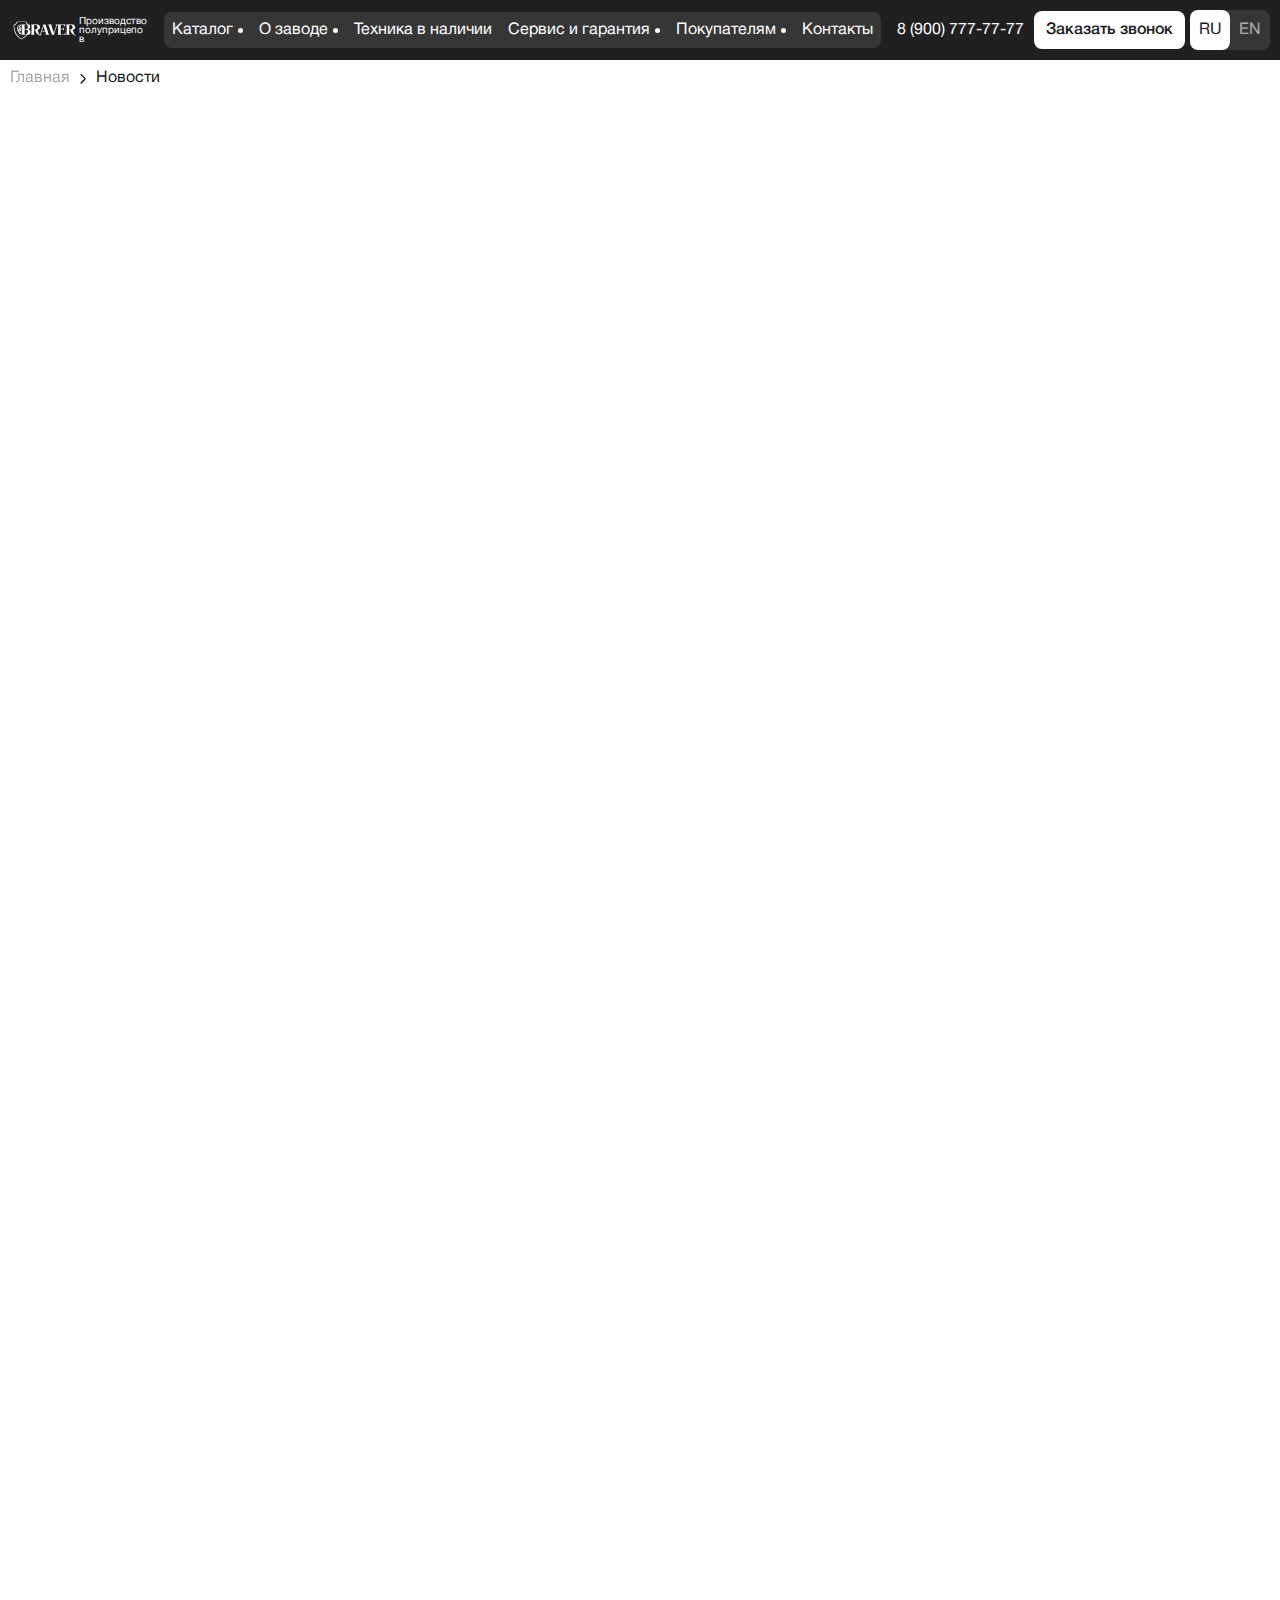
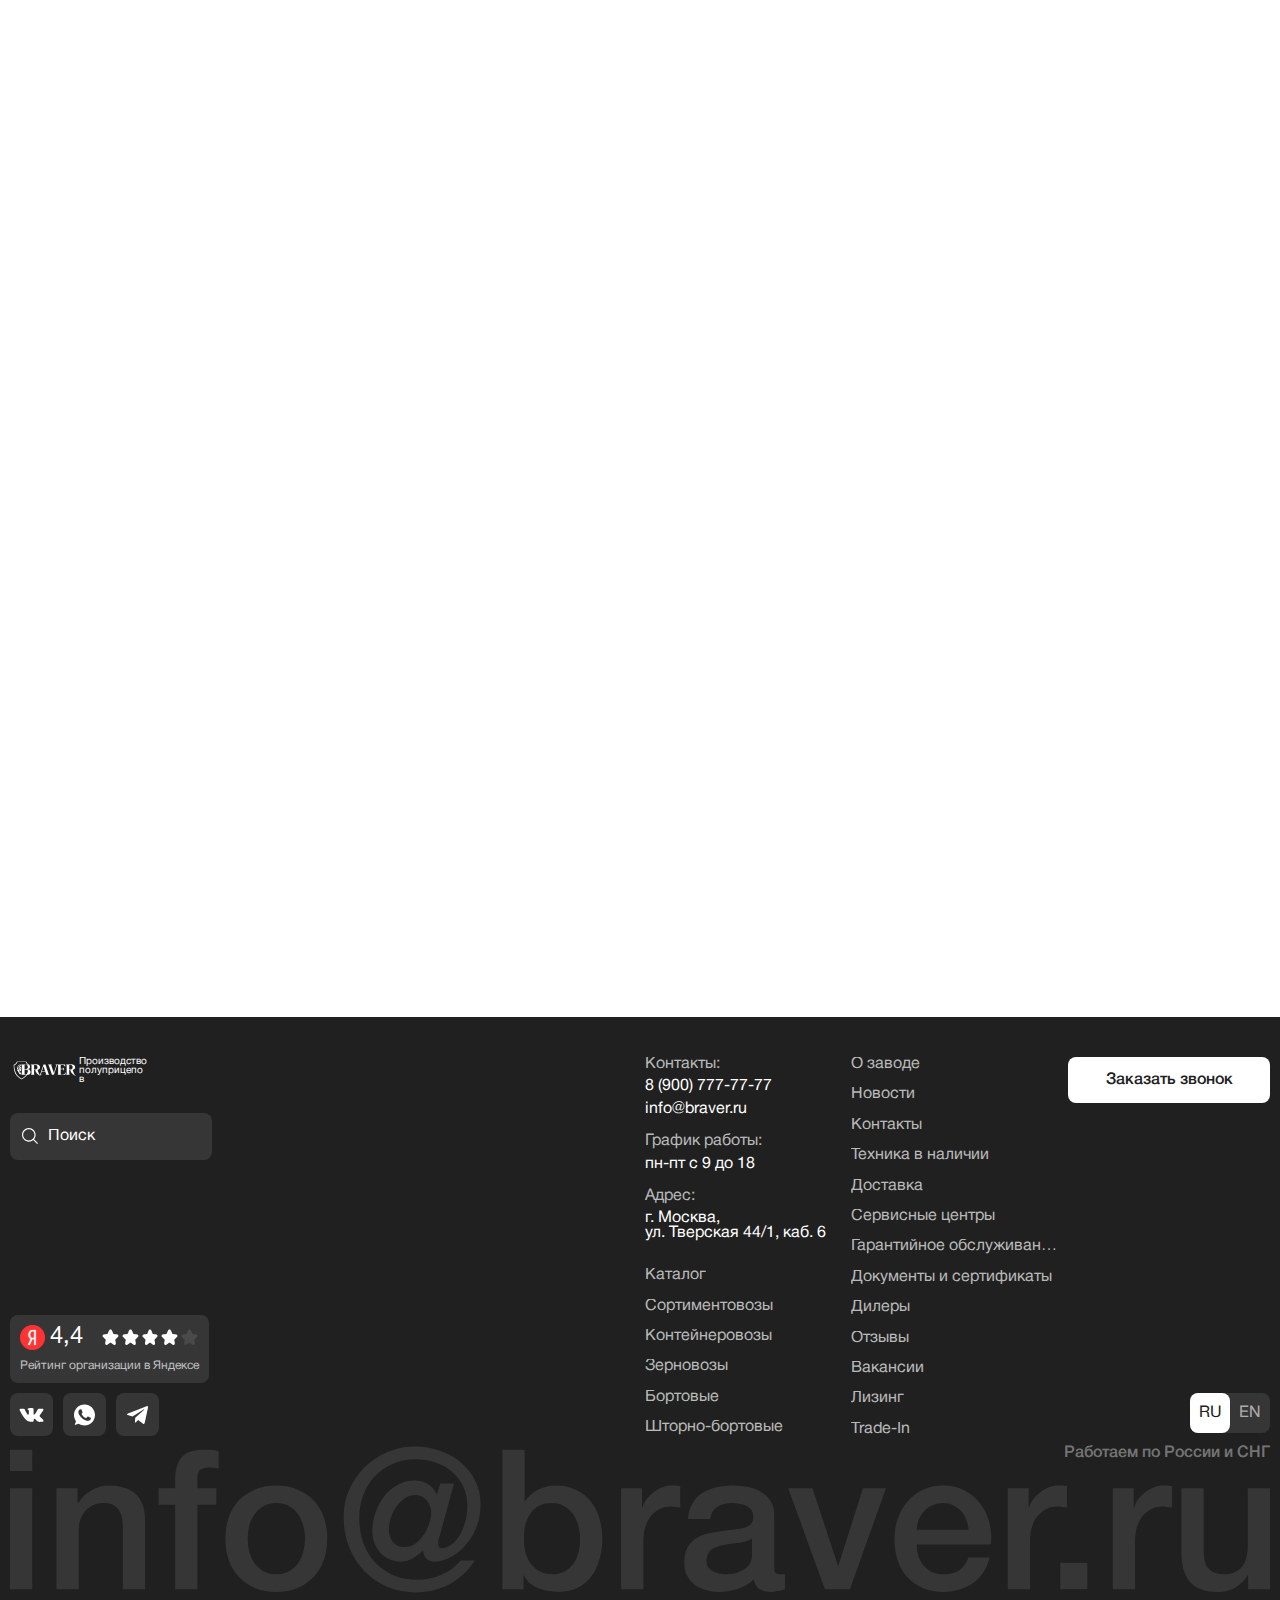
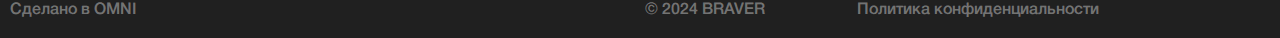
<file: news.html>
<!DOCTYPE html>
<html lang="ru">

<head>
    <meta charset="UTF-8">
    <meta http-equiv="X-UA-Compatible" content="IE=edge">
    <meta name="viewport" content="width=device-width, initial-scale=1">
    <link type="image/x-icon" rel="shortcut icon" href="img/favicon/favicon.ico">
    <link type="image/png" sizes="32x32" rel="icon" href="img/favicon/favicon-32x32.png">
    <link type="image/png" sizes="192x192" rel="icon" href="img/favicon/android-icon-192x192.png">
    <link type="image/svg+xml" sizes="any" rel="icon" href="img/favicon/favicon.svg">
    <link sizes="120x120" rel="apple-touch-icon" href="img/favicon/apple-icon-120x120.png">
    <link sizes="180x180" rel="apple-touch-icon" href="img/favicon/apple-icon-180x180.png">
    <meta name="format-detection" content="telephone=no">
    <meta name="msapplication-TileImage" content="img/favicon/ms-icon-144x144.png">
    <meta name="theme-color" content="#ffffff">
    <link rel="preload" href="fonts/Helvetica-Neue-regular.woff2" as="font" type="font/woff2" crossorigin> 
    <link href="css/fancybox.min.css" type="text/css" rel="stylesheet">
    <link href="css/style.min.css" type="text/css" rel="stylesheet">
    <title>Новости</title>
</head>

<body>
    <div class="wrap">
        <!--header-->



<header class="header fixed-block">  

    <div class="container header__container">
        <div class="header__inner">
            <div class="logo">
                <a href="#">
                    <svg width="117" height="44" viewBox="0 0 117 44" xmlns="http://www.w3.org/2000/svg">
                        <mask id="mask0_208_3162" style="mask-type:luminance" maskUnits="userSpaceOnUse" x="5" y="7" width="29" height="32">
                        <path fill="white" d="M5.83447 7.06567H33.5635V38.0898H5.83447V7.06567Z"/>
                        </mask>
                        <g mask="url(#mask0_208_3162)">
                        <path d="M7.16986 14.2829C7.30453 16.074 7.62055 19.139 8.32999 22.1859C8.81846 24.2868 9.49304 26.3817 10.4186 28.03C11.7934 30.4799 13.7156 32.4274 15.5261 33.8817C17.1715 35.2037 18.7248 36.121 19.7019 36.6413C20.6743 36.124 22.2231 35.2096 23.8686 33.8892C25.6774 32.4365 27.6028 30.4858 28.9821 28.03C29.9032 26.3847 30.5778 24.2913 31.0648 22.1888C31.7725 19.1405 32.0901 16.074 32.2248 14.2829C30.4582 13.4722 29.206 12.4014 28.3242 11.2961C27.5165 10.284 27.0144 9.24181 26.7059 8.34999H12.6948C12.3303 9.40263 11.6981 10.6644 10.6061 11.839C9.76519 12.7474 8.64601 13.606 7.16986 14.2829ZM7.08674 22.4686C6.29577 19.0623 5.97963 15.6529 5.8647 13.9234L5.83447 13.4708L6.2564 13.2948C7.75364 12.6736 8.85783 11.8495 9.66537 10.9788C10.7635 9.79673 11.3291 8.52135 11.6165 7.53779L11.751 7.07764H27.6481L27.7843 7.53779C28.0339 8.39204 28.4936 9.46734 29.3225 10.5051C30.1557 11.5473 31.3733 12.5609 33.1383 13.2948L33.5602 13.4708L33.53 13.9234C33.415 15.6529 33.0974 19.0652 32.3079 22.4716C31.7982 24.6749 31.0828 26.8826 30.0953 28.6466C28.6222 31.2709 26.5804 33.3433 24.6672 34.8788C22.7645 36.4067 20.9738 37.4189 19.9938 37.9212L19.7003 38.07L19.41 37.9212C18.4239 37.4159 16.6316 36.4008 14.7274 34.8713C12.8112 33.3328 10.7725 31.2634 9.30547 28.6466C8.31475 26.8795 7.59788 24.6703 7.08674 22.4686Z"/>
                        </g>
                        <path d="M19.3267 12.6876H21.8656C24.5371 12.5296 25.2249 12.5034 25.6217 12.5034H26.0449C31.3084 12.5034 34.0594 13.9499 34.0594 16.6854C34.0594 18.0267 33.4247 19.0001 32.1815 19.6312C31.3352 20.052 30.7268 20.3152 29.0074 20.657C30.7268 20.8673 31.4674 21.1306 32.4463 21.6303C34.0331 22.498 34.9062 23.9445 34.9062 25.6281C34.9062 26.601 34.562 27.5744 33.9536 28.2845C32.7636 29.6787 31.0969 30.2308 27.8438 30.2308H19.3267V29.8624C20.1466 29.5207 20.3845 29.0999 20.3845 28.1265V14.7919C20.3845 13.8186 20.1466 13.3978 19.3267 13.056V12.6876ZM24.696 20.3414H25.9128C28.7427 20.3414 30.1711 19.1314 30.1711 16.7116C30.1711 14.5025 28.7959 13.1874 26.5475 13.1874C25.1986 13.1874 24.696 13.6082 24.696 14.7391V20.3414ZM24.696 21.2096V28.1003C24.696 29.1789 25.2249 29.5735 26.627 29.5735C27.3412 29.5735 27.9227 29.4683 28.399 29.2841C29.6953 28.7315 30.6211 27.1008 30.6211 25.3125C30.6211 22.6032 29.0601 21.2096 26.0186 21.2096H24.696Z"/>
                        <path d="M51.7 31.4147V31.993C46.4896 30.0205 43.9239 27.2851 42.6539 22.1302C42.4687 22.1564 42.3102 22.1564 42.2308 22.1564H41.8871C41.5697 22.1564 41.305 22.1564 40.8024 22.0774V28.1266C40.8024 29.1 41.0403 29.5208 41.8603 29.8625V30.2309H35.4067V29.8625C36.2267 29.5208 36.4646 29.1 36.4646 28.1266V14.792C36.4646 13.8187 36.2267 13.3979 35.4067 13.0561V12.6877H37.443C37.893 12.6877 38.713 12.6616 39.7972 12.5825C41.0671 12.5035 42.5218 12.4512 43.3944 12.4512C48.288 12.4512 50.9594 14.1604 50.9594 17.2905C50.9594 18.6579 50.351 19.9207 49.2137 20.7623C48.7379 21.1307 47.8911 21.4986 46.7011 21.867C48.1822 26.7329 50.0074 30.3623 51.7 31.4147ZM40.8024 15.0286V21.262C41.1466 21.2882 41.3845 21.3149 41.5697 21.3149H42.125C45.1138 21.3149 46.648 19.9469 46.648 17.3166C46.648 15.0024 44.8496 13.1875 42.6276 13.1875C41.3313 13.1875 40.8024 13.6873 40.8024 15.0286Z"/>
                        <path d="M53.92 24.6023L52.809 28.1264C52.7295 28.3107 52.7032 28.521 52.7032 28.7052C52.7032 29.3102 53.1 29.652 54.2373 29.889V30.2308H49.688V29.889C50.7195 29.5996 51.2485 29.1522 51.6453 28.1264L56.7767 12.5295H60.1624L65.1881 28.1264C65.5317 29.0998 66.008 29.6786 66.6428 29.889V30.2308H60.1887V29.889C60.7971 29.6786 61.035 29.4154 61.035 28.8894C61.035 28.6791 60.9824 28.4158 60.8766 28.1264L59.7393 24.6023H53.92ZM54.3431 23.5499H59.3951L56.8562 15.791L54.3431 23.5499Z"/>
                        <path d="M74.4703 30.2307H71.1114L65.9269 14.7918C65.5832 13.8184 65.1332 13.3186 64.4722 13.0293V12.6875H70.8999V13.0293C70.3704 13.2396 70.1062 13.5819 70.1062 14.0288C70.1062 14.2654 70.1589 14.5024 70.2646 14.7918L74.3913 27.2587L78.3323 14.7918C78.3854 14.6076 78.4117 14.4234 78.4117 14.2392C78.4117 13.5819 78.0412 13.2663 76.9039 13.0293V12.6875H81.3211V13.0293C80.3691 13.3186 79.8133 13.8184 79.4696 14.7918L74.4703 30.2307Z"/>
                        <path d="M93.487 12.6875L93.7781 16.0541H93.1697C92.3497 14.1602 91.186 13.3448 89.0961 13.3448H87.6678C86.4246 13.3448 85.922 13.7656 85.922 14.818V20.078H88.3293C90.0219 20.078 90.8682 19.5259 91.0534 18.2636H91.6092V22.7611H91.0534C90.974 21.4198 90.2071 20.841 88.3293 20.841H85.922V27.8898C85.922 29.2311 86.3983 29.5734 88.1704 29.5734H89.4666C91.9266 29.5734 93.3281 28.6262 94.1749 26.3905L94.7302 26.6009L93.7781 30.2307H80.5264V29.8623C81.3463 29.5205 81.5842 29.0998 81.5842 28.1264V14.7918C81.5842 13.8184 81.3463 13.3977 80.5264 13.0559V12.6875H93.487Z"/>
                        <path d="M111.286 31.4147V31.993C106.076 30.0205 103.51 27.2851 102.24 22.1302C102.055 22.1564 101.897 22.1564 101.817 22.1564H101.474C101.156 22.1564 100.891 22.1564 100.389 22.0774V28.1266C100.389 29.1 100.627 29.5208 101.447 29.8625V30.2309H94.9932V29.8625C95.8131 29.5208 96.051 29.1 96.051 28.1266V14.792C96.051 13.8187 95.8131 13.3979 94.9932 13.0561V12.6877H97.0295C97.4794 12.6877 98.2994 12.6616 99.3836 12.5825C100.654 12.5035 102.108 12.4512 102.981 12.4512C107.874 12.4512 110.546 14.1604 110.546 17.2905C110.546 18.6579 109.937 19.9207 108.8 20.7623C108.324 21.1307 107.478 21.4986 106.288 21.867C107.769 26.7329 109.594 30.3623 111.286 31.4147ZM100.389 15.0286V21.262C100.733 21.2882 100.971 21.3149 101.156 21.3149H101.711C104.7 21.3149 106.234 19.9469 106.234 17.3166C106.234 15.0024 104.436 13.1875 102.214 13.1875C100.918 13.1875 100.389 13.6873 100.389 15.0286Z"/>
                        <mask id="mask1_208_3162" style="mask-type:luminance" maskUnits="userSpaceOnUse" x="15" y="12" width="5" height="5">
                        <path fill="white" d="M15.3506 12.3884H19.2605V16.4041H15.3506V12.3884Z"/>
                        </mask>
                        <g mask="url(#mask1_208_3162)">
                        <path d="M15.9924 13.1404L16.0335 13.2591C16.0766 13.4244 16.1354 13.5839 16.1881 13.7453L16.2196 13.8211L16.2274 13.8581C16.243 13.893 16.2567 13.93 16.2684 13.9669L16.3488 14.0039C16.4466 14.0215 16.5466 14.0234 16.6425 14.0389C16.7893 14.0584 16.9284 14.1128 17.0733 14.1361C17.2182 14.1595 17.3787 14.1984 17.5275 14.2412C17.5433 14.354 17.555 14.4688 17.5863 14.5795C17.6176 14.6904 17.6294 14.8286 17.6646 14.9492C17.6999 15.0697 17.7156 15.1824 17.7372 15.2991L17.7586 15.3595C17.7743 15.4548 17.7959 15.55 17.8135 15.6454C17.9064 15.6894 17.9965 15.7386 18.0837 15.7931C18.3501 15.9545 18.6164 16.116 18.8944 16.256C18.9982 16.3143 19.1079 16.3669 19.2254 16.3941C19.3429 16.4213 19.4701 16.33 19.5856 16.2793C19.8206 16.1705 20.0379 16.0304 20.2651 15.9059C20.3826 15.8339 20.4962 15.7563 20.6156 15.6901C20.6606 15.6625 20.7024 15.6307 20.741 15.5948C20.7587 15.4689 20.7834 15.3445 20.8154 15.2213C20.8663 15.0152 20.9192 14.8091 20.9544 14.599L20.9661 14.5446C20.9857 14.4649 20.9916 14.3851 21.0132 14.3073L21.019 14.2509C21.113 14.2081 21.2168 14.1945 21.3186 14.175C21.4557 14.142 21.5947 14.1167 21.7319 14.0798C21.9198 14.0312 22.1156 14.0155 22.3055 13.9727C22.3368 13.8308 22.3936 13.6967 22.4308 13.5546C22.4994 13.364 22.5484 13.1696 22.6091 12.9771C22.6482 12.8934 22.6482 12.7864 22.7187 12.7222C22.8577 12.6659 22.9987 12.6114 23.1339 12.5414V12.3916C22.9361 12.4266 22.7325 12.4247 22.5346 12.4655C22.3368 12.5064 22.0999 12.5005 21.8865 12.5433C21.673 12.5861 21.4792 12.5687 21.2795 12.6037C21.1698 12.6016 21.0622 12.6308 20.9525 12.6289L20.9309 12.6445L20.7683 12.6523C20.6862 12.6697 20.602 12.6697 20.5216 12.6892C20.4413 12.7086 20.3238 12.6989 20.226 12.7164C20.0027 12.734 19.7755 12.7417 19.5543 12.7787C19.4701 12.7826 19.3878 12.7864 19.3056 12.7961C18.9844 12.7864 18.6652 12.734 18.346 12.7203C18.2149 12.7028 18.0798 12.7067 17.9525 12.6717C17.5923 12.6562 17.2377 12.5784 16.8755 12.5667C16.7502 12.5491 16.6248 12.5453 16.5015 12.5141C16.3272 12.5025 16.1549 12.4772 15.9806 12.4675C15.7848 12.4266 15.5851 12.415 15.3873 12.4131L15.3618 12.5064C15.5361 12.6134 15.73 12.6814 15.9043 12.7864C15.9218 12.9051 15.963 13.0218 15.9924 13.1404Z"/>
                        </g>
                        <mask id="mask2_208_3162" style="mask-type:luminance" maskUnits="userSpaceOnUse" x="11" y="13" width="9" height="18">
                        <path fill="white" d="M11.3276 13.8911H19.2602V30.3281H11.3276V13.8911Z"/>
                        </mask>
                        <g mask="url(#mask2_208_3162)">
                        <path d="M26.7443 22.8275C26.5916 22.701 26.4879 22.526 26.3331 22.4016C26.1687 22.2285 25.9983 22.0593 25.8241 21.896C25.6869 21.7501 25.5401 21.61 25.403 21.4642C25.4304 21.3903 25.4872 21.332 25.5225 21.2619C25.6066 21.1044 25.7202 20.9623 25.8025 20.8049C25.8848 20.6474 25.9807 20.5481 26.0493 20.4081C26.1178 20.268 26.2098 20.1281 26.3077 19.9997C26.4154 19.8403 26.5133 19.675 26.619 19.5135C26.713 19.389 26.7816 19.249 26.8795 19.1265C26.9774 19.0039 27.0831 18.8251 27.1928 18.6811L27.187 18.6499C27.0577 18.5975 26.946 18.51 26.8149 18.4614C26.5584 18.3213 26.2882 18.2085 26.0258 18.0782C25.7241 17.9284 25.4109 17.8078 25.1191 17.6425C24.9957 17.5862 24.8723 17.5297 24.7431 17.4811C24.7431 17.7689 24.7901 18.0548 24.7803 18.3427C24.7278 18.2843 24.6795 18.2228 24.6354 18.1579C24.5375 18.0062 24.4004 17.8837 24.2966 17.7359C24.1929 17.5881 24.0597 17.4383 23.9618 17.2749C23.8212 17.0999 23.6906 16.9178 23.5702 16.7285C23.4527 16.5671 23.3254 16.4115 23.2137 16.2462C23.112 16.1177 23.0023 16.0011 22.9122 15.8669L22.971 15.8378L23.0219 15.8338L23.0414 15.8202C23.0958 15.8114 23.1493 15.799 23.202 15.7832C23.3137 15.7561 23.4273 15.7424 23.5349 15.7054C23.7072 15.6724 23.8776 15.6218 24.0519 15.5966C24.2262 15.5713 24.3633 15.5207 24.5199 15.4896L24.5728 15.4799C24.646 15.4602 24.7205 15.4465 24.796 15.4391C24.8058 15.6919 24.8548 15.9427 24.8587 16.1975C24.89 16.5087 24.9194 16.8179 24.939 17.1292C24.9703 17.1874 24.9997 17.2517 25.0584 17.2846C25.1172 17.3177 25.2053 17.3216 25.2777 17.345C25.3502 17.3683 25.4716 17.3916 25.5558 17.4461L25.6439 17.4499C25.6843 17.419 25.7267 17.3912 25.7712 17.3663L25.7908 17.308C25.7673 17.2167 25.7595 17.1213 25.7418 17.0299C25.6988 16.8568 25.6988 16.6779 25.6576 16.5048C25.6445 16.4484 25.638 16.3915 25.638 16.3337L25.6224 16.3122C25.6086 16.0964 25.5617 15.8844 25.5401 15.6685C25.5301 15.556 25.5132 15.4445 25.4891 15.334C25.4755 15.2057 25.4617 15.0773 25.4403 14.9509C25.4226 14.8712 25.3541 14.8244 25.2915 14.7797C25.1024 14.6243 24.9262 14.4559 24.7626 14.2741C24.6354 14.1593 24.5238 14.031 24.4004 13.9123L24.2829 13.9337C24.0676 13.9921 23.8424 13.9998 23.6329 14.0776L23.5839 14.0854C23.2843 14.1768 22.9768 14.2429 22.6753 14.3304C22.5069 14.379 22.3365 14.4239 22.1661 14.4647L22.127 14.4783C22.0369 14.5016 21.9449 14.5191 21.8548 14.5366C21.7177 14.5892 21.565 14.5813 21.4318 14.6475L21.426 14.7117C21.3946 14.8964 21.3672 15.0812 21.3202 15.262C21.3124 15.3535 21.2908 15.4449 21.2888 15.5363L21.3437 15.5479C21.5199 15.6822 21.6747 15.8436 21.8391 15.9913C21.9684 16.0964 22.078 16.2209 22.2034 16.3298C22.3287 16.4386 22.4148 16.5106 22.5147 16.606C22.6557 16.7324 22.7908 16.8646 22.9416 16.9794C23.0924 17.0941 23.2412 17.1991 23.3666 17.3372C23.4331 17.4052 23.4644 17.4948 23.5251 17.5666C23.5858 17.6386 23.6171 17.7418 23.6798 17.8215C23.7424 17.9012 23.811 18.0296 23.8815 18.1307C23.9521 18.2318 24.0108 18.3368 24.0851 18.4322C24.2359 18.6227 24.3594 18.8328 24.5043 19.0273C24.6138 19.1692 24.6922 19.3307 24.8058 19.4687C24.8861 19.5602 24.9488 19.6651 25.0211 19.7625C24.9311 19.8693 24.841 19.9763 24.747 20.0795C24.5669 20.307 24.375 20.5268 24.1851 20.7465C23.9951 20.9974 23.7679 21.2172 23.5839 21.4719C23.4802 21.6022 23.3685 21.7228 23.2705 21.8571C23.1727 21.9912 23.0708 22.0748 22.9827 22.1935C22.828 22.3899 22.6596 22.5766 22.5147 22.7808C22.4481 22.8897 22.4285 23.0161 22.3777 23.1309C22.3404 23.2164 22.3228 23.3078 22.2857 23.3916C22.2269 23.5665 22.176 23.7454 22.1054 23.9167L22.0996 23.9535L22.0682 24.0313C22.0428 24.111 22.0212 24.1908 21.9918 24.2686L21.9801 24.3036C21.9292 24.4689 21.8607 24.6284 21.8039 24.7918C21.7471 24.9551 21.708 25.0776 21.6609 25.2216L21.6374 25.278C21.6041 25.3947 21.6061 25.5153 21.5826 25.6339C21.5748 25.7195 21.5767 25.807 21.5709 25.8944L21.5748 25.8789C21.5493 26.1279 21.5532 26.3808 21.4925 26.6239C21.4063 26.5927 21.3378 26.5304 21.2614 26.4799C21.1932 26.4319 21.1305 26.3774 21.0735 26.3165C20.7875 26.4923 20.4872 26.6394 20.1727 26.758C19.9867 26.8513 19.7948 26.9253 19.6068 27.0128C19.5011 27.0517 19.4051 27.1178 19.2935 27.1392C19.2171 27.1334 19.1505 27.0945 19.0821 27.0652C18.9136 26.9836 18.7335 26.9272 18.5709 26.8358C18.2262 26.6919 17.866 26.5635 17.5664 26.3359C17.4352 26.4196 17.2961 26.4974 17.1747 26.5947C17.1278 26.5577 17.0827 26.5227 17.0358 26.4877C17.0123 26.1104 17.0004 25.733 16.9535 25.3596L16.9378 25.3422V25.2838C16.8751 25.1322 16.8399 24.9688 16.7773 24.8171L16.7361 24.7198C16.6773 24.5254 16.6069 24.3328 16.5404 24.1403L16.5011 24.0392C16.4678 23.9477 16.4424 23.8544 16.4032 23.7649C16.3895 23.7202 16.3778 23.6734 16.3661 23.6287L16.3386 23.5958C16.3207 23.5211 16.2953 23.4491 16.2622 23.3798C16.2171 23.2281 16.1644 23.0784 16.1115 22.9286C16.0703 22.81 15.994 22.7108 15.9117 22.6174C15.7962 22.4852 15.6983 22.3373 15.5808 22.2051C15.3556 21.9465 15.1403 21.682 14.9287 21.4136C14.5821 20.9877 14.2199 20.5773 13.8674 20.1552C13.7577 20.0249 13.6402 19.9005 13.5404 19.7644C13.6637 19.5873 13.8106 19.4279 13.9183 19.2412C14.0162 19.0973 14.1239 18.9592 14.216 18.8114C14.3256 18.6207 14.4803 18.4633 14.5919 18.2746C14.6762 18.156 14.7485 18.0315 14.8386 17.9168C14.9287 17.802 15.0051 17.6406 15.0893 17.5045C15.2107 17.2983 15.4163 17.1679 15.5945 17.0163C15.761 16.8977 15.8921 16.7401 16.0527 16.6157C16.272 16.4115 16.4933 16.2112 16.7087 16.0031C16.8967 15.8378 17.0729 15.6607 17.2707 15.509C17.2531 15.4176 17.2414 15.3243 17.2257 15.2329C17.1728 15.0384 17.1611 14.8362 17.1101 14.6397C17.0024 14.6066 16.8889 14.5931 16.7792 14.5755C16.6695 14.558 16.511 14.5172 16.3778 14.4802C16.1957 14.4297 16.0115 14.3869 15.8295 14.3343L15.7805 14.313C15.7217 14.2954 15.661 14.2818 15.6023 14.2663C15.4809 14.2216 15.3537 14.204 15.2323 14.1671C15.1109 14.1301 14.9679 14.103 14.8406 14.0562C14.6786 14.0135 14.5148 13.9798 14.349 13.9551L14.2708 13.9337C14.2385 13.9242 14.206 13.9165 14.1728 13.9104C14.0456 14.0037 13.9417 14.1262 13.8283 14.2371C13.6696 14.3908 13.5227 14.5561 13.3543 14.7019C13.2878 14.7564 13.2349 14.8284 13.1625 14.8789C13.1331 14.9041 13.0899 14.9256 13.0938 14.9684C13.0919 15.0656 13.086 15.1629 13.086 15.2581L13.0704 15.2835C13.0684 15.3884 13.0351 15.4877 13.0273 15.5907C13.0156 15.6646 13.0137 15.7385 12.996 15.8124C12.9937 15.8642 12.9871 15.9153 12.9764 15.9661C12.947 16.1392 12.9294 16.3161 12.8981 16.4893C12.8668 16.6623 12.8452 16.7829 12.8276 16.9327C12.8094 16.9904 12.7977 17.0494 12.7923 17.1096C12.7806 17.2302 12.7513 17.3508 12.7513 17.4733L12.8804 17.4189C13.0293 17.3975 13.186 17.3955 13.3269 17.3372L13.37 17.3294L13.5071 17.2885L13.5579 17.2691C13.5717 17.1038 13.6128 16.9424 13.6225 16.7771C13.6461 16.5379 13.6873 16.2987 13.7029 16.0575C13.7186 15.8163 13.7322 15.6336 13.7558 15.4234C13.8164 15.4429 13.8791 15.4604 13.9417 15.478C14.165 15.5246 14.3883 15.5732 14.6134 15.616C14.8386 15.6588 15.1148 15.7405 15.3693 15.7813L15.428 15.8047C15.5015 15.8227 15.576 15.8357 15.6513 15.8436C15.5976 15.9221 15.5389 15.9967 15.475 16.0672C15.3144 16.2909 15.1461 16.5067 14.9835 16.7285C14.8211 16.9502 14.6565 17.17 14.5097 17.4033C14.4412 17.5006 14.357 17.5881 14.2883 17.6853C14.2014 17.8057 14.1074 17.9205 14.0064 18.0296C13.9104 18.1365 13.838 18.2611 13.7342 18.3621C13.7342 18.1949 13.7636 18.0296 13.7871 17.8643C13.7945 17.7344 13.8095 17.6053 13.8322 17.4772C13.65 17.5589 13.4562 17.6192 13.2839 17.7203C13.1115 17.8215 12.9079 17.8934 12.7179 17.9771C12.528 18.0607 12.3263 18.1773 12.1226 18.263C11.8505 18.3776 11.5959 18.5255 11.3276 18.6461C11.3864 18.7219 11.4353 18.8056 11.4881 18.8853C11.5861 19.0253 11.6801 19.1673 11.7721 19.3092C11.8192 19.3812 11.8818 19.4435 11.9229 19.5193C12.06 19.7799 12.2479 20.0094 12.3948 20.2642C12.5416 20.5189 12.6846 20.7446 12.8433 20.9799C12.9215 21.1141 13.0254 21.2327 13.0977 21.3709C13.1115 21.4038 13.1487 21.4369 13.1271 21.4739C13.0664 21.5789 12.9705 21.6548 12.8843 21.7384C12.712 21.9115 12.5338 22.0807 12.3596 22.2518C12.2911 22.3315 12.2205 22.4093 12.1442 22.4832C12.0678 22.5572 11.9836 22.6739 11.8896 22.7556C11.7956 22.8372 11.684 22.9772 11.5607 23.0647L11.5548 23.1212C11.6449 23.1367 11.733 23.1601 11.8231 23.1775C11.9131 23.1951 12.06 23.2261 12.1775 23.2592L12.2362 23.2807C12.3282 23.3001 12.4183 23.3254 12.5103 23.3507C12.6023 23.3759 12.7101 23.3817 12.804 23.4148C13.0156 23.479 13.2349 23.516 13.4503 23.5685L13.5266 23.5898C13.6134 23.6039 13.699 23.6233 13.7832 23.6482C13.8448 23.665 13.9075 23.6766 13.9711 23.6833C13.7968 23.9711 13.7048 24.2978 13.5404 24.5914C13.5149 24.6362 13.4718 24.6868 13.5051 24.7393C13.5991 24.9143 13.6813 25.0972 13.7616 25.2799C13.9458 25.5542 14.1141 25.84 14.2883 26.1201C14.4705 26.3613 14.6017 26.6336 14.7799 26.8786C14.84 26.9927 14.9013 27.1061 14.9639 27.2189C14.9718 26.9681 14.966 26.7191 14.9738 26.4683C14.9894 26.3477 14.9855 26.2252 14.9953 26.1026C15.0129 26.015 14.9992 25.9275 15.0207 25.84C15.0364 25.5172 15.0541 25.1963 15.0775 24.8734C15.0835 24.8365 15.0775 24.7937 15.1069 24.7666C15.2087 24.64 15.3399 24.5428 15.4535 24.4281C15.5671 24.3133 15.663 24.2492 15.7571 24.1461C15.851 24.0431 15.9313 23.9963 16.0156 23.9186C16.0115 23.9846 16.0135 24.0528 15.9959 24.1169C15.9813 24.1988 15.9708 24.2811 15.9646 24.364C15.9254 24.4709 15.9195 24.5856 15.8979 24.6965C15.8901 24.7236 15.8823 24.749 15.8745 24.7762L15.8706 24.8345L15.8549 24.8579C15.8432 24.9863 15.8197 25.1146 15.802 25.241L15.7785 25.3188C15.759 25.4219 15.7433 25.5269 15.7198 25.63C15.6964 25.733 15.6767 25.8984 15.6493 26.0307C15.6288 26.1036 15.6125 26.1775 15.6003 26.2523C15.5808 26.4294 15.526 26.6005 15.4927 26.7755L15.4711 26.8339C15.4515 26.9117 15.434 26.9895 15.4163 27.0692L15.3928 27.1275C15.383 27.1858 15.3634 27.2442 15.3615 27.3025C15.3908 27.4134 15.4574 27.5087 15.5103 27.6079C15.5632 27.7071 15.6376 27.8355 15.6923 27.954C15.7566 28.0492 15.812 28.149 15.8588 28.2536C15.9528 28.3975 16.0156 28.5589 16.1154 28.697C16.2152 28.8351 16.2759 28.9926 16.3581 29.1385C16.3922 29.2087 16.4299 29.2768 16.4717 29.3427L16.4836 29.3778C16.5736 29.51 16.6402 29.6578 16.7244 29.7939C16.7322 29.7395 16.7419 29.685 16.7538 29.6325L16.7773 29.5566C16.7831 29.5314 16.789 29.5042 16.7948 29.4788L16.8125 29.4167L16.8261 29.403C16.8422 29.2961 16.8644 29.1904 16.8928 29.0859C16.9261 28.9732 16.9358 28.8546 16.979 28.7437L17.0298 28.5511C17.2961 28.7729 17.5742 28.9829 17.8543 29.1852C17.9325 29.2435 17.9932 29.3213 18.0735 29.3758C18.1539 29.4302 18.2674 29.5313 18.3731 29.5975C18.4577 29.6504 18.5354 29.7121 18.6061 29.7823C18.7296 29.899 18.8804 29.9865 19.0076 30.1012C19.0977 30.1712 19.1799 30.2529 19.268 30.3248C19.3326 30.2704 19.3933 30.2101 19.46 30.1576C19.6499 30.0156 19.8242 29.8562 20.0142 29.7142C20.1492 29.5917 20.3079 29.5003 20.4429 29.3797C20.5781 29.2591 20.7602 29.1229 20.9266 29.0043C21.1205 28.8526 21.3163 28.7029 21.5199 28.5648C21.5395 28.6426 21.5572 28.7184 21.5787 28.7962L21.6022 28.8546C21.6179 28.9382 21.6296 29.0238 21.6512 29.1074C21.7001 29.2241 21.706 29.3524 21.7315 29.4769L21.751 29.5372C21.7706 29.6209 21.7862 29.7064 21.8039 29.792L21.8333 29.7823C21.8529 29.7298 21.8776 29.6799 21.9077 29.6325C22.0311 29.4672 22.1074 29.2746 22.2112 29.0977C22.315 28.9206 22.4325 28.697 22.552 28.5025C22.7712 28.0844 23.012 27.678 23.2137 27.2501C23.1903 27.2034 23.1688 27.1567 23.1472 27.1081C23.0904 26.8961 23.0395 26.6802 22.9945 26.4663C22.9612 26.3301 22.9573 26.1901 22.922 26.0539C22.8867 25.9178 22.8731 25.7409 22.83 25.5892C22.7869 25.4374 22.785 25.3325 22.7576 25.204C22.7301 25.0757 22.7203 24.928 22.6811 24.7937C22.642 24.6595 22.6381 24.4786 22.595 24.3231C22.552 24.1675 22.546 24.0489 22.5323 23.9107C22.6322 24.0003 22.7301 24.0917 22.8358 24.1714C22.9474 24.2939 23.0826 24.3911 23.2001 24.5078C23.2999 24.5953 23.388 24.6965 23.4919 24.7782C23.4919 24.959 23.5134 25.138 23.5154 25.3188C23.5295 25.4468 23.5354 25.5752 23.5329 25.7039L23.5506 25.7253C23.5506 25.8206 23.5467 25.9178 23.5623 26.0112C23.5917 26.4118 23.5917 26.8124 23.5956 27.2131C23.6193 27.187 23.6396 27.1586 23.6564 27.1275C23.6858 27.0128 23.7523 26.9136 23.813 26.8144C23.9188 26.6316 24.0499 26.4625 24.1517 26.2757C24.3182 26.0462 24.4572 25.7992 24.6099 25.5619C24.6648 25.486 24.6981 25.3966 24.7548 25.3207C24.8743 25.1632 24.9213 24.9688 25.0075 24.7937C25.0271 24.7509 25.0505 24.7062 25.0388 24.6576C25.0271 24.609 24.9762 24.5293 24.9507 24.4631C24.9252 24.3969 24.8782 24.3152 24.8508 24.2395C24.8077 24.0839 24.7079 23.9516 24.657 23.798L24.6021 23.6833C24.7509 23.6502 24.8998 23.6151 25.0486 23.584L25.1289 23.5627C25.2053 23.5432 25.2835 23.5276 25.3619 23.5121C25.4774 23.4752 25.5969 23.4576 25.7163 23.4363L25.7751 23.4129C25.8671 23.3916 25.9591 23.3759 26.0493 23.3526L26.1061 23.3312C26.2054 23.3142 26.3034 23.2908 26.3998 23.2612C26.5173 23.2281 26.6367 23.2067 26.7542 23.1756L26.952 23.1367L27.0381 23.1289C26.9441 23.02 26.8344 22.9325 26.7443 22.8275Z"/>
                        </g>
                        <mask id="mask3_208_3162" style="mask-type:luminance" maskUnits="userSpaceOnUse" x="14" y="16" width="6" height="9">
                        <path fill="white" d="M14.2271 16.5281H19.2601V24.4703H14.2271V16.5281Z"/>
                        </mask>
                        <g mask="url(#mask3_208_3162)">
                        <path d="M22.5811 21.3748C22.771 21.2211 22.9492 21.0519 23.149 20.908C23.2136 20.8633 23.2664 20.805 23.3252 20.7524C23.431 20.6571 23.5524 20.5774 23.6522 20.4742C23.7521 20.3712 23.8735 20.2934 23.9812 20.198C24.0889 20.1028 24.177 20.0308 24.2789 19.953C24.1966 19.8344 24.0928 19.7314 24.0027 19.6185C23.9126 19.5057 23.7834 19.3793 23.6856 19.251C23.5426 19.0565 23.3585 18.8912 23.2586 18.6676C23.2097 18.5489 23.147 18.4361 23.0961 18.3175C23.0667 18.2532 23.0373 18.1852 22.9825 18.1386C22.8729 18.0393 22.7749 17.9284 22.6574 17.839C22.4629 17.6613 22.2632 17.4896 22.0583 17.3236C21.9691 17.2378 21.8757 17.1568 21.7782 17.0805C21.6294 16.9697 21.4923 16.8451 21.3514 16.7266C21.2828 16.6701 21.2065 16.6196 21.1418 16.5573L21.1105 16.5515C20.7425 16.7549 20.3627 16.9331 19.9708 17.0863C19.7397 17.166 19.5224 17.2769 19.2992 17.3742C19.2013 17.3723 19.1171 17.3158 19.027 17.2866C18.7039 17.1213 18.3515 17.0222 18.0284 16.8569C17.8267 16.7576 17.6191 16.6682 17.4252 16.5496C17.0845 16.8472 16.7261 17.1213 16.3873 17.4209C16.2268 17.5454 16.078 17.6834 15.9252 17.8177C15.8077 17.9013 15.7118 18.0082 15.6021 18.0997C15.533 18.1588 15.484 18.2314 15.4552 18.3175C15.4298 18.3875 15.3887 18.4497 15.3593 18.5178C15.3006 18.6287 15.2654 18.7531 15.185 18.8523C15.001 19.0837 14.813 19.3133 14.6132 19.533C14.5039 19.6717 14.385 19.802 14.2568 19.9239L14.2648 19.9491C14.4527 20.0873 14.6153 20.2565 14.7974 20.4024C14.9011 20.4781 14.9833 20.5793 15.0852 20.659C15.2889 20.8127 15.469 20.9955 15.6805 21.1414C15.8919 21.2872 16.0839 21.4623 16.2679 21.6431C16.4167 21.7734 16.5616 21.9115 16.7183 22.034C16.6909 22.2305 16.6322 22.4211 16.6028 22.6174C16.5571 22.784 16.5264 22.9533 16.5108 23.1251C16.6478 23.2399 16.8279 23.2826 16.9827 23.3701L17.014 23.4499L17.0296 23.5258C17.0767 23.6715 17.0786 23.8291 17.1257 23.975C17.1471 24.0664 17.1687 24.1598 17.2058 24.2473C17.2431 24.3348 17.249 24.3756 17.2685 24.4398C17.3626 24.3445 17.4624 24.2512 17.5505 24.1519C17.5466 24.0722 17.5603 23.9692 17.4918 23.9108C17.6876 23.8291 17.8913 23.7669 18.0851 23.6775C18.279 23.5879 18.4846 23.5024 18.6863 23.4187C18.8508 23.339 19.0152 23.2612 19.1875 23.1971C19.2287 23.1795 19.2756 23.1524 19.3207 23.1795C19.4637 23.2437 19.6106 23.304 19.7535 23.3721C20.008 23.4849 20.2626 23.5919 20.5191 23.7007C20.666 23.765 20.8129 23.8447 20.9754 23.8583C21.0008 23.9692 20.9949 24.0839 21.042 24.1889C21.0889 24.294 21.1105 24.3776 21.1966 24.4339C21.275 24.3445 21.3279 24.2356 21.3709 24.1267C21.4141 24.0178 21.4219 23.9556 21.459 23.8759C21.4806 23.7261 21.4865 23.5743 21.5061 23.4226C21.6705 23.302 21.8761 23.2496 22.0387 23.1232C22.0406 23.0026 22.0074 22.8878 21.9916 22.7692C21.9408 22.6583 21.9348 22.5338 21.9075 22.4152C21.8879 22.3414 21.8585 22.2713 21.835 22.2013C21.8272 22.1604 21.7959 22.1157 21.8057 22.0749C22.0602 21.8376 22.3148 21.5984 22.5811 21.3748ZM21.6314 19.7547C21.5433 19.7956 21.4571 19.8422 21.367 19.8753C21.277 19.9083 21.2241 19.8694 21.1595 19.8986C21.0595 19.9919 20.9852 20.1067 20.9029 20.2137C20.8207 20.3207 20.7325 20.4295 20.6444 20.5346C20.6508 20.5809 20.6612 20.6262 20.6757 20.6707C20.6993 20.8536 20.7247 21.0382 20.76 21.2192C20.7639 21.3261 20.7639 21.4331 20.7698 21.5401L20.7932 21.6023C20.7971 21.6412 20.8442 21.6957 20.7992 21.7267C20.664 21.7385 20.5269 21.7248 20.3919 21.7306C20.2097 21.9135 20.0021 22.0652 19.8201 22.2499C19.658 22.4359 19.4798 22.6051 19.2855 22.7575C19.2072 22.6953 19.1171 22.6505 19.0446 22.5805C18.937 22.4717 18.8292 22.3666 18.7314 22.2499C18.5472 22.0943 18.3886 21.9115 18.1928 21.7714C18.0743 21.7491 17.9549 21.74 17.8345 21.7443L17.7874 21.6839C17.7855 21.5595 17.7835 21.437 17.7894 21.3144C17.8005 21.2429 17.8063 21.1709 17.8071 21.0986L17.8247 21.081C17.8384 20.871 17.8893 20.6629 17.8874 20.451C17.7633 20.3636 17.6641 20.254 17.5898 20.1223C17.5623 20.0755 17.5408 20.0269 17.5036 19.988C17.4663 19.9491 17.3626 19.9162 17.2862 19.8947C17.1784 19.8636 17.0786 19.8169 16.9748 19.778C16.8711 19.7391 16.7575 19.6769 16.6458 19.6361C16.6048 19.6224 16.5616 19.6088 16.5322 19.5777C16.3188 19.3638 16.1485 19.1129 15.9526 18.8834C15.937 18.8639 15.9154 18.8387 15.9312 18.8114C15.9957 18.687 16.0956 18.5898 16.1936 18.4905C16.2463 18.4322 16.3344 18.4342 16.3932 18.3836C16.5029 18.3777 16.6067 18.4127 16.7124 18.4342L16.8417 18.4731L16.9004 18.4924C17.0199 18.541 17.1491 18.5586 17.2725 18.6014L17.4114 18.6481L17.4702 18.6676C17.5721 18.7084 17.6798 18.7317 17.7855 18.7667L17.8286 18.7725L17.8677 18.8134C17.8825 18.8941 17.9014 18.9738 17.9245 19.0526C17.9461 19.1751 17.9617 19.2996 17.9813 19.4221C18.0303 19.5602 18.0263 19.708 18.0518 19.8481C18.0636 19.887 18.0714 19.9259 18.0812 19.9667C18.1105 20.2059 18.1459 20.4452 18.1576 20.6863C18.1498 20.7562 18.1439 20.8263 18.1301 20.8963C18.1282 21.0694 18.0792 21.2386 18.0812 21.4117C18.602 21.4097 19.121 21.4195 19.6419 21.4137C19.9337 21.4137 20.2254 21.4097 20.5172 21.4137C20.5034 21.3709 20.4917 21.3301 20.4781 21.2872C20.4643 21.2444 20.4721 21.2386 20.4701 21.2134C20.4369 21.0519 20.4232 20.8886 20.4036 20.7252C20.39 20.6006 20.4036 20.4742 20.4291 20.3537C20.4545 20.2331 20.4545 20.0795 20.4859 19.9472C20.5171 19.7818 20.54 19.6151 20.5544 19.4474L20.5701 19.426L20.5759 19.3677C20.6092 19.1927 20.6347 19.0137 20.6738 18.8387L20.6954 18.794C20.8109 18.7433 20.9323 18.7162 21.0537 18.6811L21.091 18.6714L21.1497 18.65L21.228 18.6248C21.4826 18.547 21.7391 18.475 21.9957 18.4049C22.0719 18.3777 22.1503 18.4069 22.2287 18.4088C22.4127 18.4808 22.5909 18.6306 22.6066 18.8406C22.5889 18.9593 22.5067 19.0526 22.4244 19.1343C22.305 19.2626 22.2013 19.4066 22.068 19.5213C22.0356 19.5537 22.0063 19.5887 21.9799 19.6263L21.9309 19.6419C21.8174 19.6439 21.7292 19.7118 21.6314 19.7547Z"/>
                        </g>
                        <path d="M17.1141 18.9378C17.0553 18.8561 16.9456 18.8426 16.8615 18.7978C16.7283 18.7317 16.5854 18.6947 16.4405 18.6616C16.3714 18.6953 16.3003 18.7239 16.2271 18.7473C16.2584 18.8153 16.3113 18.8698 16.3621 18.9242C16.4405 19.0214 16.5188 19.1187 16.5971 19.2159C16.6441 19.2763 16.7205 19.2996 16.791 19.3229C16.9187 19.3835 17.0512 19.4308 17.1885 19.4649C17.2206 19.4737 17.2531 19.4759 17.286 19.4715C17.3191 19.467 17.3498 19.4565 17.3784 19.4396C17.3784 19.4027 17.3784 19.3657 17.3765 19.3288C17.308 19.1848 17.2022 19.0682 17.1141 18.9378Z"/>
                        <mask id="mask4_208_3162" style="mask-type:luminance" maskUnits="userSpaceOnUse" x="17" y="24" width="3" height="3">
                        <path fill="white" d="M17.4722 24.0669H19.2604V26.5178H17.4722V24.0669Z"/>
                        </mask>
                        <g mask="url(#mask4_208_3162)">
                        <path d="M20.4275 24.8266C20.3159 24.743 20.212 24.6516 20.1005 24.5661C19.8909 24.4085 19.6873 24.2353 19.4445 24.1246L19.3857 24.107L19.3093 24.0837C19.2486 24.0951 19.1893 24.1114 19.1311 24.1323L19.0352 24.1654C18.8648 24.2413 18.7219 24.3599 18.577 24.4726C18.4987 24.5543 18.3929 24.601 18.3107 24.6768C18.1677 24.8072 18.0033 24.9122 17.8564 25.0386C17.7859 25.0989 17.731 25.1748 17.6625 25.2389C17.5941 25.3031 17.5666 25.3556 17.5587 25.4295C17.549 25.497 17.5332 25.5631 17.5118 25.6279C17.498 25.6688 17.4883 25.7115 17.4766 25.7524L17.5705 25.8263C17.7128 25.8785 17.8518 25.9383 17.9876 26.0052C18.0895 26.0441 18.1932 26.083 18.2931 26.1277C18.4614 26.2036 18.6417 26.2483 18.8061 26.3319L18.8374 26.3398C18.9726 26.3923 19.0998 26.4602 19.2369 26.5109C19.3486 26.5148 19.4445 26.4505 19.5444 26.4136C19.842 26.2775 20.1533 26.1744 20.453 26.0421C20.596 25.98 20.7368 25.9138 20.8837 25.8633C20.9405 25.8394 20.9946 25.8109 21.0463 25.7777C21.0365 25.6473 21.0091 25.5209 20.9817 25.3945C20.8818 25.1378 20.6273 24.9977 20.4275 24.8266Z"/>
                        </g>
                        </svg>                        
                </a>
                <span>Производство полуприцепов</span>
            </div>
            <div class="header__center">
                <nav class="menu">
                    <ul class="menu__list">
                        <li class="menu__item has-subnavs ">
                            <a href="#" class="menu__header">Каталог</a>
                            <div class="menu__subnavs">
                                <ul>
                                    <li><a href="#">Сортиментовозы</a></li>
                                    <li><a href="#">Контейнеровозы</a></li>
                                    <li><a href="#">Зерновозы</a></li>
                                    <li><a href="#">Бортовые</a></li>
                                    <li><a href="#">Шторно-бортовые</a></li>
                                </ul>
                            </div>
                        </li>
                        <li class="menu__item has-subnavs ">
                            <a href="#" class="menu__header">О заводе</a>
                            <div class="menu__subnavs">
                                <ul>
                                    <li><a href="#">Новости</a></li>
                                    <li><a href="#">Отзывы</a></li>
                                    <li><a href="#">Вакансии</a></li>
                                </ul>
                            </div>
                        </li>
                        <li class="menu__item ">
                            <a href="#" class="menu__header">Техника в наличии</a>
                        </li>
                        <li class="menu__item has-subnavs ">
                            <a href="#" class="menu__header">Сервис и гарантия</a>
                            <div class="menu__subnavs">
                                <ul>                                   
                                    <li><a href="#">Отзывы</a></li>
                                    <li><a href="#">Гарантийное обслуживание</a></li>
                                    <li><a href="#">Доставка</a></li>
                                    <li><a href="#">Документы и сертификаты</a></li>
                                    <li><a href="#">Сервисные центры</a></li>
                                </ul>
                            </div>
                        </li>
                        <li class="menu__item has-subnavs ">
                            <a href="#" class="menu__header">Покупателям</a>
                            <div class="menu__subnavs">
                                <ul>
                                    <li><a href="#">Дилеры</a></li>
                                    <li><a href="#">Лизинг</a></li>
                                    <li><a href="#">Trade-In</a></li>
                                </ul>
                            </div>
                        </li>
                        <li class="menu__item ">
                            <a href="#" class="menu__header">Контакты</a>
                        </li>
                    </ul>
                </nav>
            </div>
            <div class="header__right">
                <a href="tel:89007777777" class="header__phone">8 (900) 777-77-77</a>
                <button type="button" class="btn stroke-btn mod-open-btn" data-modal="callback-mod">Заказать звонок</button>
                <div class="lang">
                    <a href="#" class="active">RU</a>
                    <a href="#">EN</a>
                </div>
            </div>
            <div class="icon-menu">
                <div class="icon-menu__items">
                    <span></span>
                    <span></span>
                    <span></span>
                </div>
            </div>
        </div>
   </div>
   <div class="mob-menu">
        <div class="mob-menu__inner">
            <div class="mob-menu__top">
                <div class="container">
                    <nav class="menu">
                        <ul class="menu__list">
                            <li class="menu__item has-subnavs">
                                <span class="menu__header">Каталог</span>
                                <div class="menu__subnavs">
                                    <ul>
                                        <li><a href="#">Сортиментовозы</a></li>
                                        <li><a href="#">Контейнеровозы</a></li>
                                        <li><a href="#">Зерновозы</a></li>
                                        <li><a href="#">Бортовые</a></li>
                                        <li><a href="#">Шторно-бортовые</a></li>
                                    </ul>
                                </div>
                            </li>
                            <li class="menu__item has-subnavs">
                                <span class="menu__header">О заводе</span>
                                <div class="menu__subnavs">
                                    <ul>
                                        <li><a href="#">Новости</a></li>
                                        <li><a href="#">Отзывы</a></li>
                                        <li><a href="#">Вакансии</a></li>
                                    </ul>
                                </div>
                            </li>
                            <li class="menu__item">
                                <a href="#" class="menu__header">Техника в наличии</a>
                            </li>
                            <li class="menu__item has-subnavs">
                                <span class="menu__header">Сервис и гарантия</span>
                                <div class="menu__subnavs">
                                    <ul>
                                        <li><a href="#">Отзывы</a></li>
                                        <li><a href="#">Гарантийное обслуживание</a></li>
                                        <li><a href="#">Доставка</a></li>
                                        <li><a href="#">Документы и сертификаты</a></li>
                                        <li><a href="#">Сервисные центры</a></li>
                                    </ul>
                                </div>
                            </li>
                            <li class="menu__item has-subnavs">
                                <span class="menu__header">Покупателям</span>
                                <div class="menu__subnavs">
                                    <ul>
                                        <li><a href="#">Дилеры</a></li>
                                        <li><a href="#">Лизинг</a></li>
                                        <li><a href="#">Trade-In</a></li>
                                    </ul>
                                </div>
                            </li>
                            <li class="menu__item">
                                <a href="#" class="menu__header">Контакты</a>
                            </li>
                        </ul>
                    </nav>
                </div>
            </div>
            <div class="mob-menu__bot">
                <div class="container"> 
                    <div class="mob-menu__row">
                        <a href="tel:89007777777" class="header__phone">8 (900) 777-77-77</a>
                        <div class="lang">
                            <a href="#" class="active">RU</a>
                            <a href="#">EN</a>
                        </div>
                    </div>         
                    <button type="button" class="btn main-btn main-btn--dark mod-open-btn" data-modal="callback-mod"><span>Заказать звонок</span></button>
                </div>
            </div>
        </div>
    </div>
</header>
        <!--main-->  
        <main class="main">
            <!--breadcrumbs-->
<div class="breadcrumbs">
    <div class="container">
        <ul>
            <li><a href="#" class="link">Главная</a></li>
            <li>Новости</li>
        </ul>
    </div>
</div>
            <!--news-->
            <section class="section news" data-animation="fadeUp">
                <div class="container">
                    <div class="sec-top">
                        <h1 class="h2">Новости</h1>
                    </div>
                    <div class="news__items">
                        <!--item-news-->
<articlea class="item-news">
    <div class="item-news__content circle">
        <span class="item-news__date">10.07.2024</span>
        <h5><a href="#">Встречайте новую модель направления AGRO LINE</a></h5>
    </div>
    <a href="#" class="media-cover">
        <picture><source srcset="img/content/news-2.webp" type="image/webp"><img src="img/content/news-2.jpg" alt="Встречайте новую модель направления AGRO LINE"></picture>
    </a>
</articlea>
                        <!--item-news-->
<articlea class="item-news">
    <div class="item-news__content circle">
        <span class="item-news__date">10.07.2024</span>
        <h5><a href="#">BRAVER удостоен звания «Лучший строительный полуприцеп года»</a></h5>
    </div>
    <a href="#" class="media-cover">
        <picture><source srcset="img/content/news-1.webp" type="image/webp"><img src="img/content/news-1.jpg" alt="BRAVER удостоен звания «Лучший строительный полуприцеп года»"></picture>
    </a>
</articlea>
                        <!--item-news-->
<articlea class="item-news">
    <div class="item-news__content circle">
        <span class="item-news__date">10.07.2024</span>
        <h5><a href="#">Ключевые новинки магистрального направления</a></h5>
    </div>
    <a href="#" class="media-cover">
        <picture><source srcset="img/content/news-3.webp" type="image/webp"><img src="img/content/news-3.jpg" alt="Ключевые новинки магистрального направления"></picture>
    </a>
</articlea>                        
                        <!--item-news-->
<articlea class="item-news">
    <div class="item-news__content circle">
        <span class="item-news__date">10.07.2024</span>
        <h5><a href="#">BRAVER удостоен звания «Лучший строительный полуприцеп года»</a></h5>
    </div>
    <a href="#" class="media-cover">
        <picture><source srcset="img/content/news-1.webp" type="image/webp"><img src="img/content/news-1.jpg" alt="BRAVER удостоен звания «Лучший строительный полуприцеп года»"></picture>
    </a>
</articlea>
                        <!--item-news-->
<articlea class="item-news">
    <div class="item-news__content circle">
        <span class="item-news__date">10.07.2024</span>
        <h5><a href="#">Ключевые новинки магистрального направления</a></h5>
    </div>
    <a href="#" class="media-cover">
        <picture><source srcset="img/content/news-3.webp" type="image/webp"><img src="img/content/news-3.jpg" alt="Ключевые новинки магистрального направления"></picture>
    </a>
</articlea> 
                        <!--item-news-->
<articlea class="item-news">
    <div class="item-news__content circle">
        <span class="item-news__date">10.07.2024</span>
        <h5><a href="#">Встречайте новую модель направления AGRO LINE</a></h5>
    </div>
    <a href="#" class="media-cover">
        <picture><source srcset="img/content/news-2.webp" type="image/webp"><img src="img/content/news-2.jpg" alt="Встречайте новую модель направления AGRO LINE"></picture>
    </a>
</articlea>                  
                        <!--item-news-->
<articlea class="item-news">
    <div class="item-news__content circle">
        <span class="item-news__date">10.07.2024</span>
        <h5><a href="#">Ключевые новинки магистрального направления</a></h5>
    </div>
    <a href="#" class="media-cover">
        <picture><source srcset="img/content/news-3.webp" type="image/webp"><img src="img/content/news-3.jpg" alt="Ключевые новинки магистрального направления"></picture>
    </a>
</articlea> 
                        <!--item-news-->
<articlea class="item-news">
    <div class="item-news__content circle">
        <span class="item-news__date">10.07.2024</span>
        <h5><a href="#">Встречайте новую модель направления AGRO LINE</a></h5>
    </div>
    <a href="#" class="media-cover">
        <picture><source srcset="img/content/news-2.webp" type="image/webp"><img src="img/content/news-2.jpg" alt="Встречайте новую модель направления AGRO LINE"></picture>
    </a>
</articlea>
                        <!--item-news-->
<articlea class="item-news">
    <div class="item-news__content circle">
        <span class="item-news__date">10.07.2024</span>
        <h5><a href="#">BRAVER удостоен звания «Лучший строительный полуприцеп года»</a></h5>
    </div>
    <a href="#" class="media-cover">
        <picture><source srcset="img/content/news-1.webp" type="image/webp"><img src="img/content/news-1.jpg" alt="BRAVER удостоен звания «Лучший строительный полуприцеп года»"></picture>
    </a>
</articlea> 
                    </div>
                    <div class="cat-bottom">                               
    <a href="#" class="btn main-btn main-btn--dark"><span>Показать еще</span></a>
    <!--pagination-->
    <nav class="pagination">
        <a class="pagination__nav" href="#"><svg><use href="img/icons/sprite.svg#btn-prev"></use></svg></a>
        <a class="pagination__link" href="#">1</a>
        <a class="pagination__link current" href="#">2</a>
        <a class="pagination__link" href="#">3</a>
        <a class="pagination__link" href="#">4</a>
        <a class="pagination__link" href="#">5</a>
        <span class="pagination__item">...</span>
        <a class="pagination__link" href="#">9</a>
        <a class="pagination__nav" href="#"><svg><use href="img/icons/sprite.svg#btn-next"></use></svg></a>
    </nav>
</div>
                </div>
            </section>
            <!--accord-block-->
<section class="section accord-block" data-animation="fadeUp">
    <div class="container">
        <div class="sec-top">
            <h2>FAQ</h2>
        </div>
        <div class="accord-block__items">
            <!--accordion-->
<div class="accordion item-acc">
    <div class="accordion__header">
        <span class="h3">01</span>
        <div class="accordion__title">
            <h3>Какой-то вопрос?</h3>
        </div>        
        <div class="link-icon"><svg><use xlink:href="img/icons/sprite.svg#link-arr"></use></svg></div>
    </div>
    <div class="accordion__body">
        <div class="page-content">
            <p>До 30 тонн перевозимого груза без штрафов. Оптимальное распределение нагрузки на оси. Вес снижен при сохранении надежности техники.</p>
        </div>
    </div>
</div>
            <!--accordion-->
<div class="accordion item-acc">
    <div class="accordion__header">
        <span class="h3">02</span>
        <div class="accordion__title">
            <h3>Какой-то вопрос?</h3>
        </div>        
        <div class="link-icon"><svg><use xlink:href="img/icons/sprite.svg#link-arr"></use></svg></div>
    </div>
    <div class="accordion__body">
        <div class="page-content">
            <p>До 30 тонн перевозимого груза без штрафов. Оптимальное распределение нагрузки на оси. Вес снижен при сохранении надежности техники.</p>
        </div>
    </div>
</div>
            <!--accordion-->
<div class="accordion item-acc">
    <div class="accordion__header">
        <span class="h3">03</span>
        <div class="accordion__title">
            <h3>Какой-то вопрос?</h3>
        </div>        
        <div class="link-icon"><svg><use xlink:href="img/icons/sprite.svg#link-arr"></use></svg></div>
    </div>
    <div class="accordion__body">
        <div class="page-content">
            <p>До 30 тонн перевозимого груза без штрафов. Оптимальное распределение нагрузки на оси. Вес снижен при сохранении надежности техники.</p>
        </div>
    </div>
</div>
            <!--accordion-->
<div class="accordion item-acc">
    <div class="accordion__header">
        <span class="h3">04</span>
        <div class="accordion__title">
            <h3>Какой-то вопрос?</h3>
        </div>        
        <div class="link-icon"><svg><use xlink:href="img/icons/sprite.svg#link-arr"></use></svg></div>
    </div>
    <div class="accordion__body">
        <div class="page-content">
            <p>До 30 тонн перевозимого груза без штрафов. Оптимальное распределение нагрузки на оси. Вес снижен при сохранении надежности техники.</p>
        </div>
    </div>
</div>
            <!--accordion-->
<div class="accordion item-acc">
    <div class="accordion__header">
        <span class="h3">05</span>
        <div class="accordion__title">
            <h3>Какой-то вопрос?</h3>
        </div>        
        <div class="link-icon"><svg><use xlink:href="img/icons/sprite.svg#link-arr"></use></svg></div>
    </div>
    <div class="accordion__body">
        <div class="page-content">
            <p>До 30 тонн перевозимого груза без штрафов. Оптимальное распределение нагрузки на оси. Вес снижен при сохранении надежности техники.</p>
        </div>
    </div>
</div>
            <!--accordion-->
<div class="accordion item-acc">
    <div class="accordion__header">
        <span class="h3">06</span>
        <div class="accordion__title">
            <h3>Какой-то вопрос?</h3>
        </div>        
        <div class="link-icon"><svg><use xlink:href="img/icons/sprite.svg#link-arr"></use></svg></div>
    </div>
    <div class="accordion__body">
        <div class="page-content">
            <p>До 30 тонн перевозимого груза без штрафов. Оптимальное распределение нагрузки на оси. Вес снижен при сохранении надежности техники.</p>
        </div>
    </div>
</div>
        </div>
    </div>
</section>
            <!--form-block-->
<section class="section form-block" data-animation="fadeUp">
    <div class="container">
        <div class="form-block__inner">
            <div class="form-block__l">
                <div class="media-cover">
                    <picture><source srcset="img/form-block-bg.webp" type="image/webp"><img src="img/form-block-bg.jpg" alt=""></picture>
                </div>
                <div class="form-block__content circle">
                    <h2>Поможем подобрать модель и комплектацию техники</h2>
                    <p>Оставьте свои контактные данные, и наш менеджер свяжется с Вами в ближайшее рабочее время</p>    
                </div>
            </div>
            <div class="form-block__r">
                <form class="form" onsubmit="event.preventDefault();formSuccess(this)">
                    <div class="item-form">
                        <input type="text" placeholder="Ваше имя">
                        <span class="item-form__error"></span>
                    </div>
                    <div class="item-form">
                        <input type="tel" placeholder="+7 (___) ___-__-__">
                        <span class="item-form__error"></span>
                    </div>
                    <div class="item-form">
                        <input type="email" placeholder="Email">
                        <span class="item-form__error"></span>
                    </div>
                    <div class="form__footer">
                        <label class="item-checkbox">
                            <input type="checkbox">
                            <span>Нажимая на кнопку, я принимаю условия <a href="#" target="_blank">Политики конфиденциальности</a></span>
                        </label>
                        <button type="submit" class="btn main-btn main-btn--dark">
                            <span>Отправить</span>
                            <div class="main-btn__icon"><svg><use xlink:href="img/icons/sprite.svg#link-arr"></use></svg></div>
                        </button>
                    </div>
                </form>
            </div>
        </div>
    </div>
</section>

        </main>
        <!--footer-->


 <footer class="footer">  
 
    <div class="container">
        <div class="footer__top">
            <div class="logo">
                <a href="#">
                    <img src="img/logo.svg" alt="Логотип">
                </a>
                <span>Производство полуприцепов</span>
            </div>
            <div class="footer__cols">
                <div class="footer__col">
                    <div class="footer__contacts">
                        <div class="footer__contact">
                            <span>Контакты:</span>
                            <a href="tel:89007777777">8 (900) 777-77-77</a>
                            <a href="mailto:info@braver.ru">info@braver.ru</a>
                        </div>
                        <div class="footer__contact">
                            <span>График работы:</span>
                            <span>пн-пт с 9 до 18</span>
                        </div>
                        <div class="footer__contact">
                            <span>Адрес:</span>
                            <span>г. Москва,<br> ул. Тверская 44/1, каб. 6</span>
                        </div>
                    </div>
                    <nav class="footer__nav">
                        <a href="#">Каталог</a>
                        <a href="#">Сортиментовозы</a>
                        <a href="#">Контейнеровозы</a>
                        <a href="#">Зерновозы</a>
                        <a href="#">Бортовые</a>
                        <a href="#">Шторно-бортовые</a>
                    </nav>
                </div>
                <div class="footer__col">
                    <nav class="footer__nav">
                        <a href="#">О заводе</a>
                        <a href="#">Новости</a>
                        <a href="#">Контакты</a>
                        <a href="#">Техника в наличии</a>
                        <a href="#">Доставка</a>
                        <a href="#">Сервисные центры</a>
                        <a href="#">Гарантийное обслуживание</a>
                    </nav>
                    <nav class="footer__nav">
                        <a href="#">Документы и сертификаты</a>
                        <a href="#">Дилеры</a>
                        <a href="#">Отзывы</a>
                        <a href="#">Вакансии</a>
                        <a href="#">Лизинг</a>
                        <a href="#">Trade-In</a>
                    </nav>
                </div>
            </div>
            <button type="button" class="btn stroke-btn mod-open-btn" data-modal="callback-mod">Заказать звонок</button>
            <!--search-form-->
<form action="" class="search-form" onsubmit="event.preventDefault();searchFormSuccess(this)">
    <div class="search-form__inner">
        <svg class="search-form__icon"><use xlink:href="img/icons/sprite.svg#search"></use></svg>     
        <input type="text" name="" placeholder="Поиск">       
        <button type="submit" class="btn search-form__submit">
            <svg><use xlink:href="img/icons/sprite.svg#search"></use></svg>
        </button>
    </div>
</form>
            <a href="#" class="comp-rate" target="_blank">
                <div class="comp-rate__top">
                    <div class="comp-rate__total">
                        <img src="img/icons/yandex-rate.svg" alt="">
                        <span class="h3">4,4</span>
                    </div>
                    <div class="rating">
                        <span class="rating__container light">
                            <svg><use xlink:href="img/icons/sprite.svg#star-5"></use></svg>
                        </span>
                        <span class="rating__container dark" style="width: 80%;">
                            <svg><use xlink:href="img/icons/sprite.svg#star-5"></use></svg>
                        </span>
                    </div>
                </div>
                <span class="comp-rate__txt">Рейтинг организации в Яндексе</span>
            </a>
            <div class="social">
                <a href="#"><svg><use xlink:href="img/icons/sprite.svg#vk"></use></svg></a>
                <a href="#"><svg><use xlink:href="img/icons/sprite.svg#whatsapp"></use></svg></a>
                <a href="#"><svg><use xlink:href="img/icons/sprite.svg#telegram"></use></svg></a>
            </div>
            <div class="lang">
                <a href="#" class="active">RU</a>
                <a href="#">EN</a>
            </div> 
        </div>
        <div class="footer__bg">          
            <span>Работаем по России и СНГ</span>
            <img src="img/footer-info.svg" alt="">
        </div>
        <div class="footer__bot">
            <div class="footer__dev">
                <span>Сделано в </span>
                <a href="https://omniagency.ru/" target="_blank" rel="nofollow">OMNI</a>
            </div>          
            <span class="footer__copy">© 2024 BRAVER</span>
            <div class="footer__policy">
                <a href="#" target="_blank">Политика конфиденциальности</a>
            </div>           
        </div>
    </div>
</footer>
        <!--feedback-mod-->
<modal class="modal feedback-mod" id="feedback-mod">
    <div class="custom-scroll modal__overlay">
        <div class="modal__content">
            <button type="button" class="btn btn-close"><svg><use xlink:href="img/icons/sprite.svg#close"></use></svg></button>
            <div class="custom-scroll">
                <div class="modal__top">
                    <h3>оставить заявку</h3>
                    <p>Оставьте Ваши данные, и мы свяжемся с вами в течение 15 минут</p>
                </div>
                <form class="form" onsubmit="event.preventDefault();formSuccess(this)">
                    <div class="item-form">
                        <input type="text" placeholder="Ваше имя">
                        <span class="item-form__error"></span>
                    </div>
                    <div class="item-form">
                        <input type="tel" placeholder="+7 (___) ___-__-__">
                        <span class="item-form__error"></span>
                    </div>
                    <div class="item-form">
                        <input type="email" placeholder="Email">
                        <span class="item-form__error"></span>
                    </div>
                    <div class="item-form">
                        <textarea placeholder="Ваш комментарий" oninput="this.style.height = '';this.style.height = this.scrollHeight + 'px'"></textarea>
                    </div>
                    <div class="form__footer">
                        <label class="item-checkbox">
                            <input type="checkbox">
                            <span>Нажимая на кнопку, я принимаю условия <a href="#" target="_blank">Политики конфиденциальности</a></span>
                        </label>
                        <button type="submit" class="btn main-btn main-btn--dark">
                            <span>Отправить</span>
                            <div class="main-btn__icon"><svg><use xlink:href="img/icons/sprite.svg#link-arr"></use></svg></div>
                        </button>
                    </div>
                </form>
            </div>
        </div>
    </div>
</modal>
<!--callback-mod-->
<modal class="modal callback-mod" id="callback-mod">
    <div class="custom-scroll modal__overlay">
        <div class="modal__content">
            <button type="button" class="btn btn-close"><svg><use xlink:href="img/icons/sprite.svg#close"></use></svg></button>
            <div class="custom-scroll">
                <div class="modal__top">
                    <h3>Заказать звонок</h3>
                    <p>Оставьте телефон, и мы свяжемся с Вами в течение 15 минут</p>
                </div>
                <form class="form" onsubmit="event.preventDefault();formSuccess(this)">
                    <div class="form__grid">
                        <div class="item-form">
                            <input type="tel" placeholder="+7 (___) ___-__-__">
                            <span class="item-form__error"></span>
                        </div>
                        <div class="item-form">
                            <input type="text" placeholder="Название компании">
                            <span class="item-form__error"></span>
                        </div>
                    </div>
                    <div class="form__footer">
                        <label class="item-checkbox">
                            <input type="checkbox">
                            <span>Нажимая на кнопку, я принимаю условия <a href="#" target="_blank">Политики конфиденциальности</a></span>
                        </label>
                        <button type="submit" class="btn main-btn main-btn--dark">
                            <span>Отправить</span>
                            <div class="main-btn__icon"><svg><use xlink:href="img/icons/sprite.svg#link-arr"></use></svg></div>
                        </button>
                    </div>
                </form>
            </div>
        </div>
    </div>
</modal>
<!--review-mod-->
<modal class="modal review-mod" id="review-mod">
    <div class="custom-scroll modal__overlay">
        <div class="modal__content">
            <button type="button" class="btn btn-close"><svg><use xlink:href="img/icons/sprite.svg#close"></use></svg></button>
            <div class="custom-scroll">
                <div class="modal__top">
                    <h3>оставить отзыв</h3>
                </div>
                <form class="form" onsubmit="event.preventDefault();formSuccess(this)">
                    <div class="item-form">
                        <input type="text" placeholder="Ваше имя">
                        <span class="item-form__error">Ввведите имя</span>
                    </div>
                    <div class="item-form">
                        <input type="text" placeholder="Название компании">
                        <span class="item-form__error"></span>
                    </div>
                    <div class="item-form">
                        <textarea placeholder="Ваш комментарий" oninput="this.style.height = '';this.style.height = this.scrollHeight + 'px'"></textarea>
                        <span class="item-form__error"></span>
                    </div>
                    <div class="item-form file-form">
                        <label>
                            <input type="file" accept=".png,.jpg,.jpeg,.pdf,.doc,.docx">
                            <span>Прикрепить документ с официальным отзывом</span>
                        </label>
                        <div class="file-form__items"></div>
                        <div class="item-form__error"></div>
                    </div>
                    <div class="form__footer">
                        <label class="item-checkbox">
                            <input type="checkbox">
                            <span>Нажимая на кнопку, я принимаю условия <a href="#" target="_blank">Политики конфиденциальности</a></span>
                        </label>
                        <button type="submit" class="btn main-btn main-btn--dark">
                            <span>Оставить отзыв</span>
                            <div class="main-btn__icon"><svg><use xlink:href="img/icons/sprite.svg#link-arr"></use></svg></div>
                        </button>
                    </div>
                </form>
            </div>
        </div>
    </div>
</modal>
<!--success-mod-->
<modal class="modal success-mod" id="success-mod">
    <div class="custom-scroll modal__overlay">
        <div class="modal__content">
            <button type="button" class="btn btn-close"><svg><use xlink:href="img/icons/sprite.svg#close"></use></svg></button>
            <div class="custom-scroll">
                <div class="modal__top">
                    <div class="modal__icon"><img src="img/icons/icon-success.svg" alt="Ошибка"></div>
                    <h3>Заявка отправлена</h3>
                    <p>Наш менеджер свяжется с Вами в течение 15 минут</p>
                </div>
                <button class="btn main-btn main-btn--dark modal__close">
                    <span>Закрыть</span>
                </button>
            </div>
        </div>
    </div>
</modal>
<!--error-mod-->
<modal class="modal error-mod" id="error-mod">
    <div class="custom-scroll modal__overlay">
        <div class="modal__content">
            <button type="button" class="btn btn-close"><svg><use xlink:href="img/icons/sprite.svg#close"></use></svg></button>
            <div class="custom-scroll">
                <div class="modal__top">
                    <div class="modal__icon"><img src="img/icons/icon-error.svg" alt=""></div>
                    <h3>что-то пошло не так</h3>
                    <p>Попробуйте отправить заявку еще раз</p>
                </div>
                <button class="btn main-btn main-btn--dark modal__close">
                    <span>Заполнить форму</span>
                </button>
            </div>
        </div>
    </div>
</modal>
    </div>
    <!--scripts-->
<script src="js/libs/inputmask.min.js"></script>
<script src="js/libs/swiper.min.js"></script>
<script src="js/libs/fancybox.min.js"></script>
<script src="js/main.js"></script>
</body>

</html>
</file>
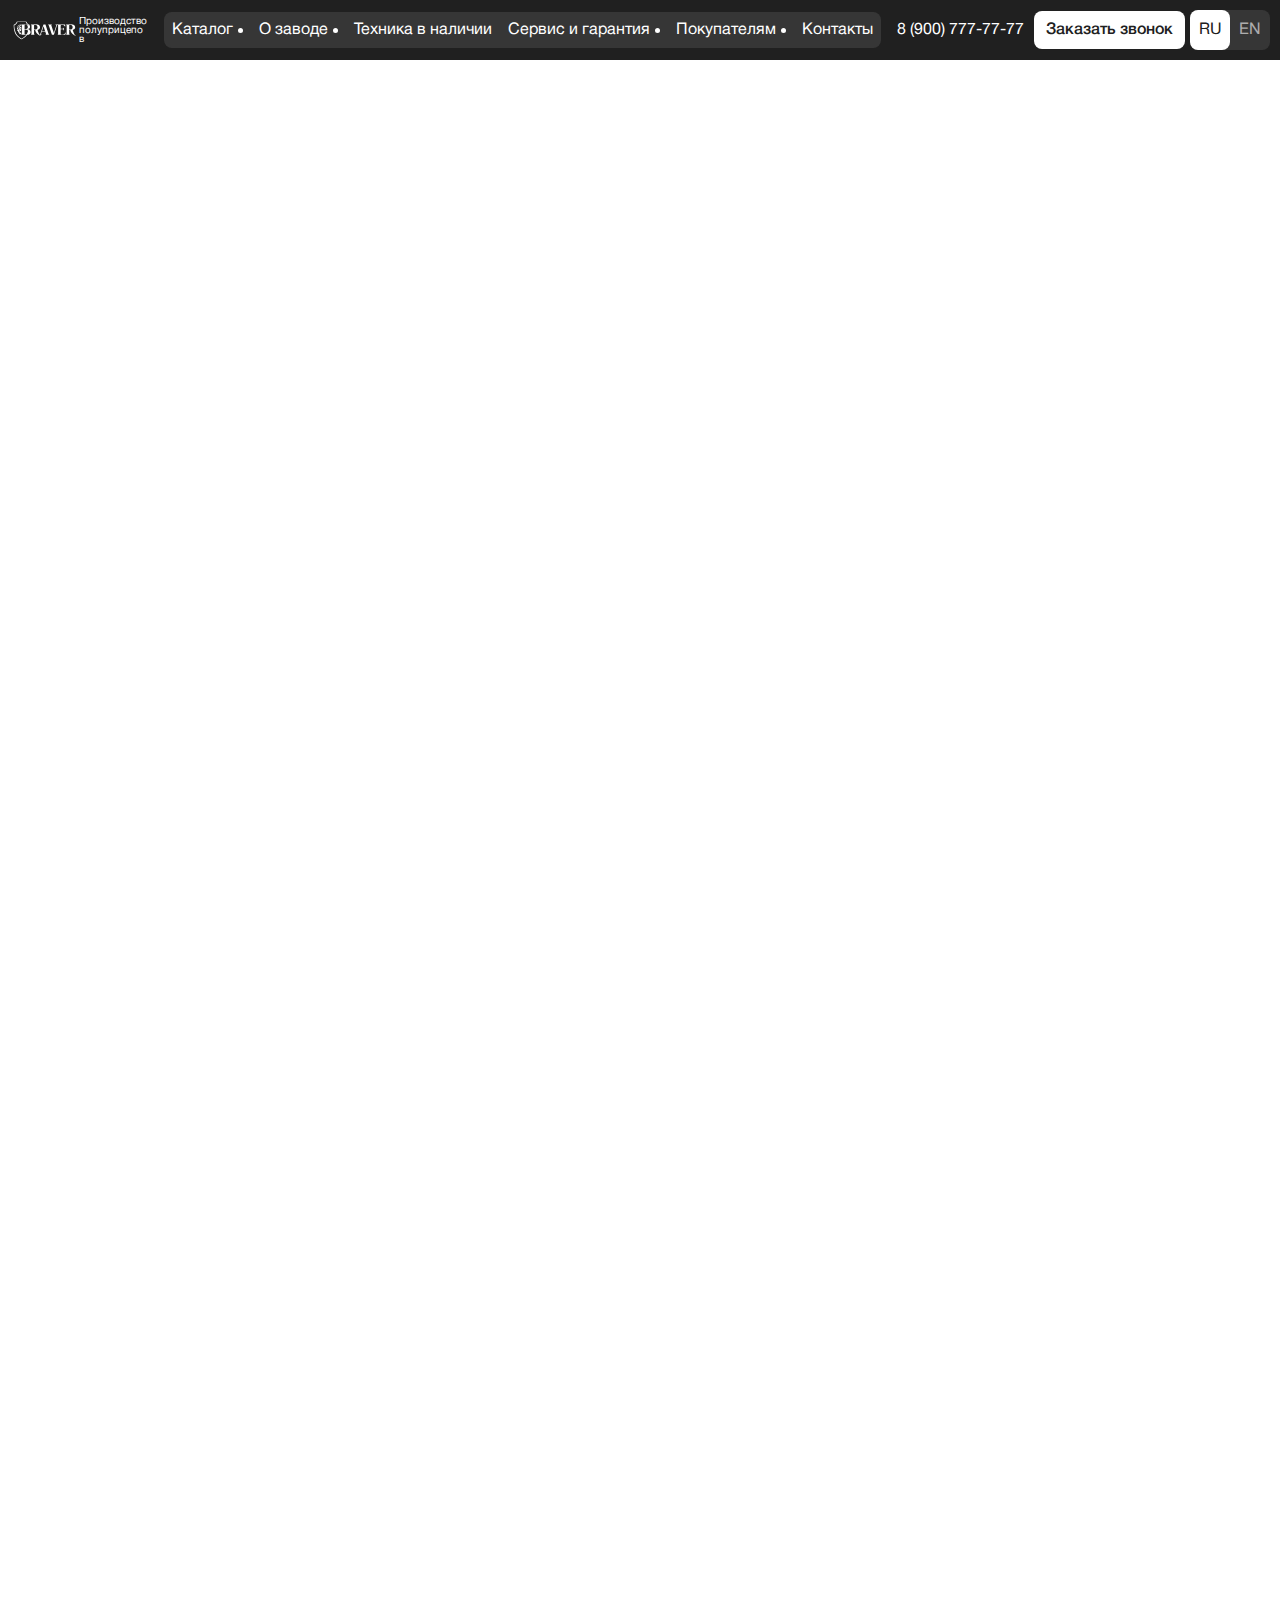
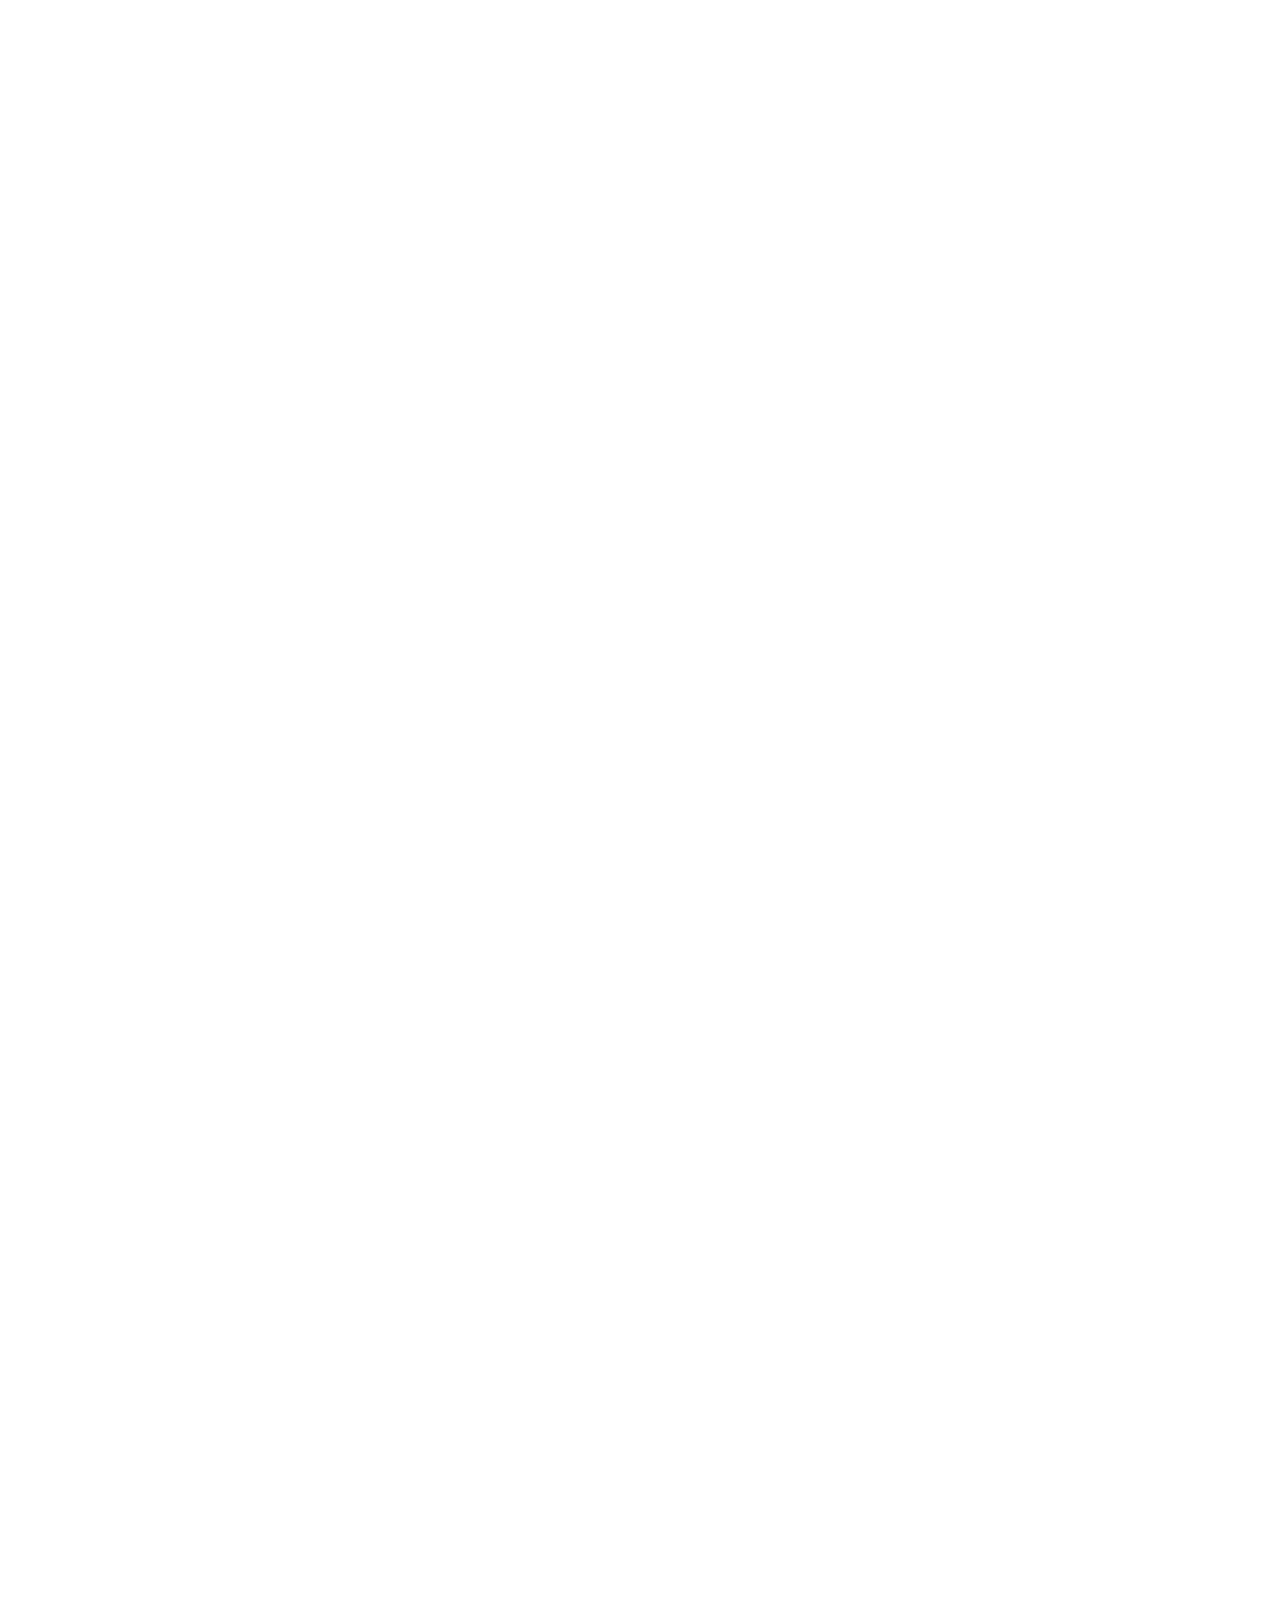
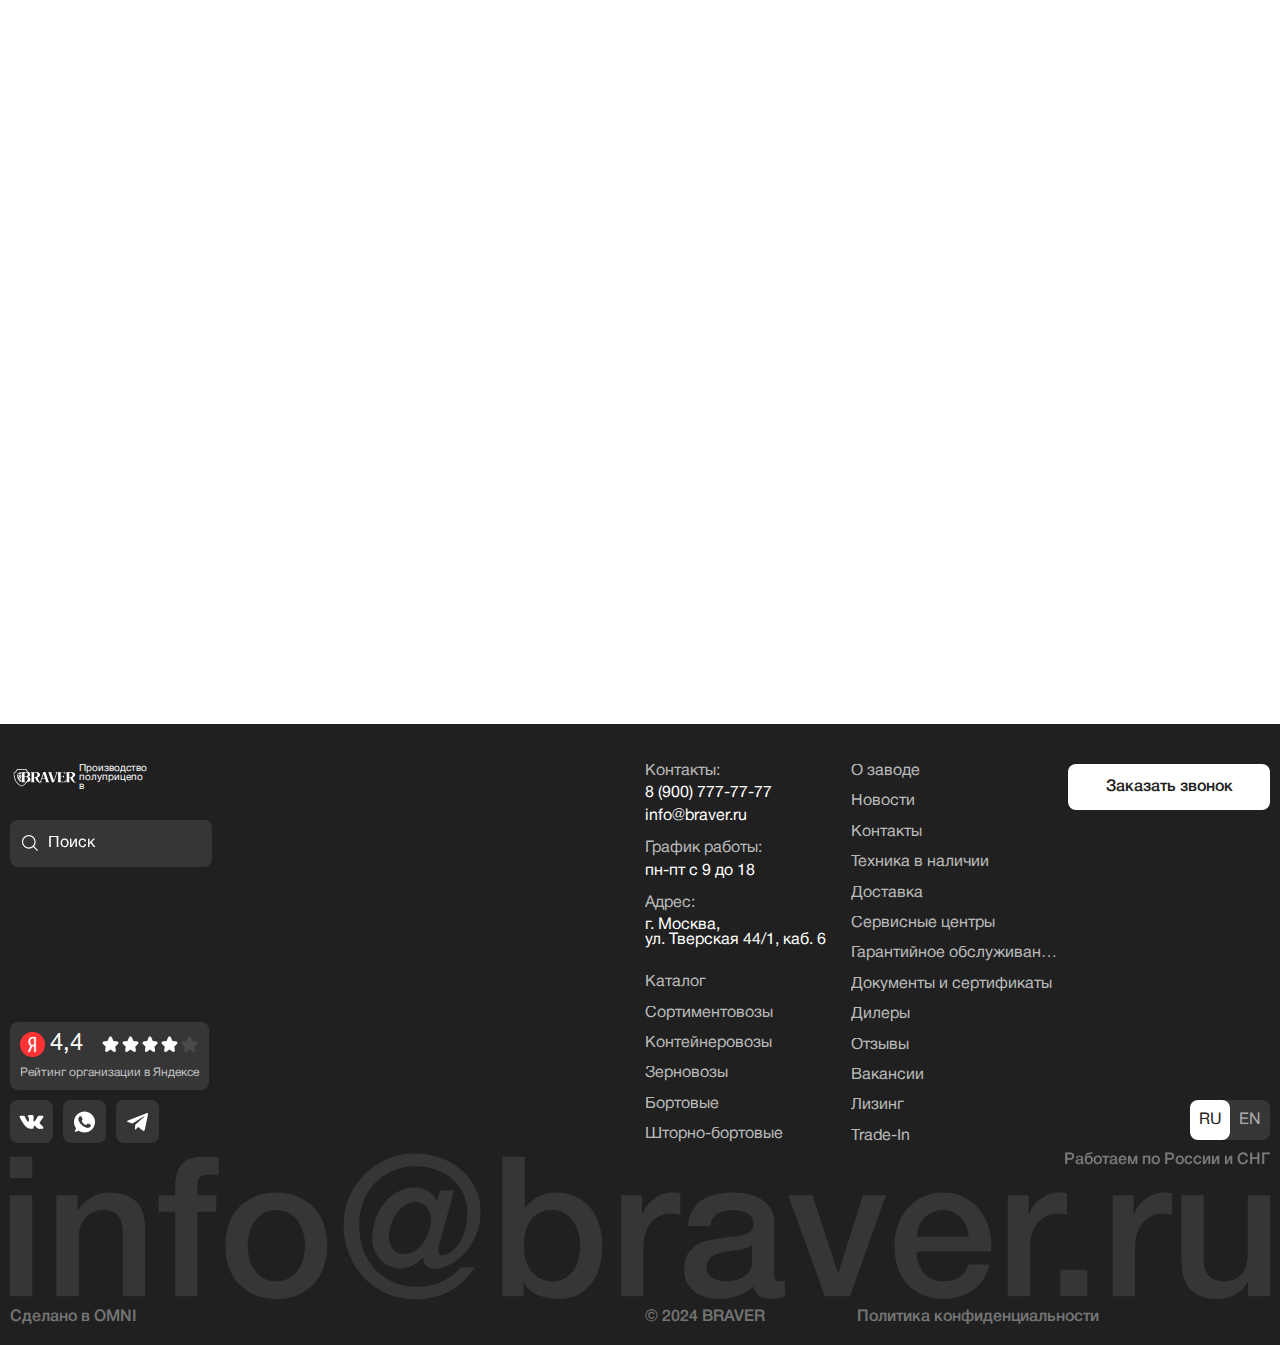
<file: product.html>
<!DOCTYPE html>
<html lang="ru">

<head>
    <meta charset="UTF-8">
    <meta http-equiv="X-UA-Compatible" content="IE=edge">
    <meta name="viewport" content="width=device-width, initial-scale=1">
    <link type="image/x-icon" rel="shortcut icon" href="img/favicon/favicon.ico">
    <link type="image/png" sizes="32x32" rel="icon" href="img/favicon/favicon-32x32.png">
    <link type="image/png" sizes="192x192" rel="icon" href="img/favicon/android-icon-192x192.png">
    <link type="image/svg+xml" sizes="any" rel="icon" href="img/favicon/favicon.svg">
    <link sizes="120x120" rel="apple-touch-icon" href="img/favicon/apple-icon-120x120.png">
    <link sizes="180x180" rel="apple-touch-icon" href="img/favicon/apple-icon-180x180.png">
    <meta name="format-detection" content="telephone=no">
    <meta name="msapplication-TileImage" content="img/favicon/ms-icon-144x144.png">
    <meta name="theme-color" content="#ffffff">
    <link rel="preload" href="fonts/Helvetica-Neue-regular.woff2" as="font" type="font/woff2" crossorigin> 
    <link href="css/fancybox.min.css" type="text/css" rel="stylesheet">
    <link href="css/style.min.css" type="text/css" rel="stylesheet">
    <title>Зерновозы бортовые 46-60 м3 с вынесенной осью</title>
</head>

<body>
    <div class="wrap">
        <!--header-->



<header class="header fixed-block">  

    <div class="container header__container">
        <div class="header__inner">
            <div class="logo">
                <a href="#">
                    <svg width="117" height="44" viewBox="0 0 117 44" xmlns="http://www.w3.org/2000/svg">
                        <mask id="mask0_208_3162" style="mask-type:luminance" maskUnits="userSpaceOnUse" x="5" y="7" width="29" height="32">
                        <path fill="white" d="M5.83447 7.06567H33.5635V38.0898H5.83447V7.06567Z"/>
                        </mask>
                        <g mask="url(#mask0_208_3162)">
                        <path d="M7.16986 14.2829C7.30453 16.074 7.62055 19.139 8.32999 22.1859C8.81846 24.2868 9.49304 26.3817 10.4186 28.03C11.7934 30.4799 13.7156 32.4274 15.5261 33.8817C17.1715 35.2037 18.7248 36.121 19.7019 36.6413C20.6743 36.124 22.2231 35.2096 23.8686 33.8892C25.6774 32.4365 27.6028 30.4858 28.9821 28.03C29.9032 26.3847 30.5778 24.2913 31.0648 22.1888C31.7725 19.1405 32.0901 16.074 32.2248 14.2829C30.4582 13.4722 29.206 12.4014 28.3242 11.2961C27.5165 10.284 27.0144 9.24181 26.7059 8.34999H12.6948C12.3303 9.40263 11.6981 10.6644 10.6061 11.839C9.76519 12.7474 8.64601 13.606 7.16986 14.2829ZM7.08674 22.4686C6.29577 19.0623 5.97963 15.6529 5.8647 13.9234L5.83447 13.4708L6.2564 13.2948C7.75364 12.6736 8.85783 11.8495 9.66537 10.9788C10.7635 9.79673 11.3291 8.52135 11.6165 7.53779L11.751 7.07764H27.6481L27.7843 7.53779C28.0339 8.39204 28.4936 9.46734 29.3225 10.5051C30.1557 11.5473 31.3733 12.5609 33.1383 13.2948L33.5602 13.4708L33.53 13.9234C33.415 15.6529 33.0974 19.0652 32.3079 22.4716C31.7982 24.6749 31.0828 26.8826 30.0953 28.6466C28.6222 31.2709 26.5804 33.3433 24.6672 34.8788C22.7645 36.4067 20.9738 37.4189 19.9938 37.9212L19.7003 38.07L19.41 37.9212C18.4239 37.4159 16.6316 36.4008 14.7274 34.8713C12.8112 33.3328 10.7725 31.2634 9.30547 28.6466C8.31475 26.8795 7.59788 24.6703 7.08674 22.4686Z"/>
                        </g>
                        <path d="M19.3267 12.6876H21.8656C24.5371 12.5296 25.2249 12.5034 25.6217 12.5034H26.0449C31.3084 12.5034 34.0594 13.9499 34.0594 16.6854C34.0594 18.0267 33.4247 19.0001 32.1815 19.6312C31.3352 20.052 30.7268 20.3152 29.0074 20.657C30.7268 20.8673 31.4674 21.1306 32.4463 21.6303C34.0331 22.498 34.9062 23.9445 34.9062 25.6281C34.9062 26.601 34.562 27.5744 33.9536 28.2845C32.7636 29.6787 31.0969 30.2308 27.8438 30.2308H19.3267V29.8624C20.1466 29.5207 20.3845 29.0999 20.3845 28.1265V14.7919C20.3845 13.8186 20.1466 13.3978 19.3267 13.056V12.6876ZM24.696 20.3414H25.9128C28.7427 20.3414 30.1711 19.1314 30.1711 16.7116C30.1711 14.5025 28.7959 13.1874 26.5475 13.1874C25.1986 13.1874 24.696 13.6082 24.696 14.7391V20.3414ZM24.696 21.2096V28.1003C24.696 29.1789 25.2249 29.5735 26.627 29.5735C27.3412 29.5735 27.9227 29.4683 28.399 29.2841C29.6953 28.7315 30.6211 27.1008 30.6211 25.3125C30.6211 22.6032 29.0601 21.2096 26.0186 21.2096H24.696Z"/>
                        <path d="M51.7 31.4147V31.993C46.4896 30.0205 43.9239 27.2851 42.6539 22.1302C42.4687 22.1564 42.3102 22.1564 42.2308 22.1564H41.8871C41.5697 22.1564 41.305 22.1564 40.8024 22.0774V28.1266C40.8024 29.1 41.0403 29.5208 41.8603 29.8625V30.2309H35.4067V29.8625C36.2267 29.5208 36.4646 29.1 36.4646 28.1266V14.792C36.4646 13.8187 36.2267 13.3979 35.4067 13.0561V12.6877H37.443C37.893 12.6877 38.713 12.6616 39.7972 12.5825C41.0671 12.5035 42.5218 12.4512 43.3944 12.4512C48.288 12.4512 50.9594 14.1604 50.9594 17.2905C50.9594 18.6579 50.351 19.9207 49.2137 20.7623C48.7379 21.1307 47.8911 21.4986 46.7011 21.867C48.1822 26.7329 50.0074 30.3623 51.7 31.4147ZM40.8024 15.0286V21.262C41.1466 21.2882 41.3845 21.3149 41.5697 21.3149H42.125C45.1138 21.3149 46.648 19.9469 46.648 17.3166C46.648 15.0024 44.8496 13.1875 42.6276 13.1875C41.3313 13.1875 40.8024 13.6873 40.8024 15.0286Z"/>
                        <path d="M53.92 24.6023L52.809 28.1264C52.7295 28.3107 52.7032 28.521 52.7032 28.7052C52.7032 29.3102 53.1 29.652 54.2373 29.889V30.2308H49.688V29.889C50.7195 29.5996 51.2485 29.1522 51.6453 28.1264L56.7767 12.5295H60.1624L65.1881 28.1264C65.5317 29.0998 66.008 29.6786 66.6428 29.889V30.2308H60.1887V29.889C60.7971 29.6786 61.035 29.4154 61.035 28.8894C61.035 28.6791 60.9824 28.4158 60.8766 28.1264L59.7393 24.6023H53.92ZM54.3431 23.5499H59.3951L56.8562 15.791L54.3431 23.5499Z"/>
                        <path d="M74.4703 30.2307H71.1114L65.9269 14.7918C65.5832 13.8184 65.1332 13.3186 64.4722 13.0293V12.6875H70.8999V13.0293C70.3704 13.2396 70.1062 13.5819 70.1062 14.0288C70.1062 14.2654 70.1589 14.5024 70.2646 14.7918L74.3913 27.2587L78.3323 14.7918C78.3854 14.6076 78.4117 14.4234 78.4117 14.2392C78.4117 13.5819 78.0412 13.2663 76.9039 13.0293V12.6875H81.3211V13.0293C80.3691 13.3186 79.8133 13.8184 79.4696 14.7918L74.4703 30.2307Z"/>
                        <path d="M93.487 12.6875L93.7781 16.0541H93.1697C92.3497 14.1602 91.186 13.3448 89.0961 13.3448H87.6678C86.4246 13.3448 85.922 13.7656 85.922 14.818V20.078H88.3293C90.0219 20.078 90.8682 19.5259 91.0534 18.2636H91.6092V22.7611H91.0534C90.974 21.4198 90.2071 20.841 88.3293 20.841H85.922V27.8898C85.922 29.2311 86.3983 29.5734 88.1704 29.5734H89.4666C91.9266 29.5734 93.3281 28.6262 94.1749 26.3905L94.7302 26.6009L93.7781 30.2307H80.5264V29.8623C81.3463 29.5205 81.5842 29.0998 81.5842 28.1264V14.7918C81.5842 13.8184 81.3463 13.3977 80.5264 13.0559V12.6875H93.487Z"/>
                        <path d="M111.286 31.4147V31.993C106.076 30.0205 103.51 27.2851 102.24 22.1302C102.055 22.1564 101.897 22.1564 101.817 22.1564H101.474C101.156 22.1564 100.891 22.1564 100.389 22.0774V28.1266C100.389 29.1 100.627 29.5208 101.447 29.8625V30.2309H94.9932V29.8625C95.8131 29.5208 96.051 29.1 96.051 28.1266V14.792C96.051 13.8187 95.8131 13.3979 94.9932 13.0561V12.6877H97.0295C97.4794 12.6877 98.2994 12.6616 99.3836 12.5825C100.654 12.5035 102.108 12.4512 102.981 12.4512C107.874 12.4512 110.546 14.1604 110.546 17.2905C110.546 18.6579 109.937 19.9207 108.8 20.7623C108.324 21.1307 107.478 21.4986 106.288 21.867C107.769 26.7329 109.594 30.3623 111.286 31.4147ZM100.389 15.0286V21.262C100.733 21.2882 100.971 21.3149 101.156 21.3149H101.711C104.7 21.3149 106.234 19.9469 106.234 17.3166C106.234 15.0024 104.436 13.1875 102.214 13.1875C100.918 13.1875 100.389 13.6873 100.389 15.0286Z"/>
                        <mask id="mask1_208_3162" style="mask-type:luminance" maskUnits="userSpaceOnUse" x="15" y="12" width="5" height="5">
                        <path fill="white" d="M15.3506 12.3884H19.2605V16.4041H15.3506V12.3884Z"/>
                        </mask>
                        <g mask="url(#mask1_208_3162)">
                        <path d="M15.9924 13.1404L16.0335 13.2591C16.0766 13.4244 16.1354 13.5839 16.1881 13.7453L16.2196 13.8211L16.2274 13.8581C16.243 13.893 16.2567 13.93 16.2684 13.9669L16.3488 14.0039C16.4466 14.0215 16.5466 14.0234 16.6425 14.0389C16.7893 14.0584 16.9284 14.1128 17.0733 14.1361C17.2182 14.1595 17.3787 14.1984 17.5275 14.2412C17.5433 14.354 17.555 14.4688 17.5863 14.5795C17.6176 14.6904 17.6294 14.8286 17.6646 14.9492C17.6999 15.0697 17.7156 15.1824 17.7372 15.2991L17.7586 15.3595C17.7743 15.4548 17.7959 15.55 17.8135 15.6454C17.9064 15.6894 17.9965 15.7386 18.0837 15.7931C18.3501 15.9545 18.6164 16.116 18.8944 16.256C18.9982 16.3143 19.1079 16.3669 19.2254 16.3941C19.3429 16.4213 19.4701 16.33 19.5856 16.2793C19.8206 16.1705 20.0379 16.0304 20.2651 15.9059C20.3826 15.8339 20.4962 15.7563 20.6156 15.6901C20.6606 15.6625 20.7024 15.6307 20.741 15.5948C20.7587 15.4689 20.7834 15.3445 20.8154 15.2213C20.8663 15.0152 20.9192 14.8091 20.9544 14.599L20.9661 14.5446C20.9857 14.4649 20.9916 14.3851 21.0132 14.3073L21.019 14.2509C21.113 14.2081 21.2168 14.1945 21.3186 14.175C21.4557 14.142 21.5947 14.1167 21.7319 14.0798C21.9198 14.0312 22.1156 14.0155 22.3055 13.9727C22.3368 13.8308 22.3936 13.6967 22.4308 13.5546C22.4994 13.364 22.5484 13.1696 22.6091 12.9771C22.6482 12.8934 22.6482 12.7864 22.7187 12.7222C22.8577 12.6659 22.9987 12.6114 23.1339 12.5414V12.3916C22.9361 12.4266 22.7325 12.4247 22.5346 12.4655C22.3368 12.5064 22.0999 12.5005 21.8865 12.5433C21.673 12.5861 21.4792 12.5687 21.2795 12.6037C21.1698 12.6016 21.0622 12.6308 20.9525 12.6289L20.9309 12.6445L20.7683 12.6523C20.6862 12.6697 20.602 12.6697 20.5216 12.6892C20.4413 12.7086 20.3238 12.6989 20.226 12.7164C20.0027 12.734 19.7755 12.7417 19.5543 12.7787C19.4701 12.7826 19.3878 12.7864 19.3056 12.7961C18.9844 12.7864 18.6652 12.734 18.346 12.7203C18.2149 12.7028 18.0798 12.7067 17.9525 12.6717C17.5923 12.6562 17.2377 12.5784 16.8755 12.5667C16.7502 12.5491 16.6248 12.5453 16.5015 12.5141C16.3272 12.5025 16.1549 12.4772 15.9806 12.4675C15.7848 12.4266 15.5851 12.415 15.3873 12.4131L15.3618 12.5064C15.5361 12.6134 15.73 12.6814 15.9043 12.7864C15.9218 12.9051 15.963 13.0218 15.9924 13.1404Z"/>
                        </g>
                        <mask id="mask2_208_3162" style="mask-type:luminance" maskUnits="userSpaceOnUse" x="11" y="13" width="9" height="18">
                        <path fill="white" d="M11.3276 13.8911H19.2602V30.3281H11.3276V13.8911Z"/>
                        </mask>
                        <g mask="url(#mask2_208_3162)">
                        <path d="M26.7443 22.8275C26.5916 22.701 26.4879 22.526 26.3331 22.4016C26.1687 22.2285 25.9983 22.0593 25.8241 21.896C25.6869 21.7501 25.5401 21.61 25.403 21.4642C25.4304 21.3903 25.4872 21.332 25.5225 21.2619C25.6066 21.1044 25.7202 20.9623 25.8025 20.8049C25.8848 20.6474 25.9807 20.5481 26.0493 20.4081C26.1178 20.268 26.2098 20.1281 26.3077 19.9997C26.4154 19.8403 26.5133 19.675 26.619 19.5135C26.713 19.389 26.7816 19.249 26.8795 19.1265C26.9774 19.0039 27.0831 18.8251 27.1928 18.6811L27.187 18.6499C27.0577 18.5975 26.946 18.51 26.8149 18.4614C26.5584 18.3213 26.2882 18.2085 26.0258 18.0782C25.7241 17.9284 25.4109 17.8078 25.1191 17.6425C24.9957 17.5862 24.8723 17.5297 24.7431 17.4811C24.7431 17.7689 24.7901 18.0548 24.7803 18.3427C24.7278 18.2843 24.6795 18.2228 24.6354 18.1579C24.5375 18.0062 24.4004 17.8837 24.2966 17.7359C24.1929 17.5881 24.0597 17.4383 23.9618 17.2749C23.8212 17.0999 23.6906 16.9178 23.5702 16.7285C23.4527 16.5671 23.3254 16.4115 23.2137 16.2462C23.112 16.1177 23.0023 16.0011 22.9122 15.8669L22.971 15.8378L23.0219 15.8338L23.0414 15.8202C23.0958 15.8114 23.1493 15.799 23.202 15.7832C23.3137 15.7561 23.4273 15.7424 23.5349 15.7054C23.7072 15.6724 23.8776 15.6218 24.0519 15.5966C24.2262 15.5713 24.3633 15.5207 24.5199 15.4896L24.5728 15.4799C24.646 15.4602 24.7205 15.4465 24.796 15.4391C24.8058 15.6919 24.8548 15.9427 24.8587 16.1975C24.89 16.5087 24.9194 16.8179 24.939 17.1292C24.9703 17.1874 24.9997 17.2517 25.0584 17.2846C25.1172 17.3177 25.2053 17.3216 25.2777 17.345C25.3502 17.3683 25.4716 17.3916 25.5558 17.4461L25.6439 17.4499C25.6843 17.419 25.7267 17.3912 25.7712 17.3663L25.7908 17.308C25.7673 17.2167 25.7595 17.1213 25.7418 17.0299C25.6988 16.8568 25.6988 16.6779 25.6576 16.5048C25.6445 16.4484 25.638 16.3915 25.638 16.3337L25.6224 16.3122C25.6086 16.0964 25.5617 15.8844 25.5401 15.6685C25.5301 15.556 25.5132 15.4445 25.4891 15.334C25.4755 15.2057 25.4617 15.0773 25.4403 14.9509C25.4226 14.8712 25.3541 14.8244 25.2915 14.7797C25.1024 14.6243 24.9262 14.4559 24.7626 14.2741C24.6354 14.1593 24.5238 14.031 24.4004 13.9123L24.2829 13.9337C24.0676 13.9921 23.8424 13.9998 23.6329 14.0776L23.5839 14.0854C23.2843 14.1768 22.9768 14.2429 22.6753 14.3304C22.5069 14.379 22.3365 14.4239 22.1661 14.4647L22.127 14.4783C22.0369 14.5016 21.9449 14.5191 21.8548 14.5366C21.7177 14.5892 21.565 14.5813 21.4318 14.6475L21.426 14.7117C21.3946 14.8964 21.3672 15.0812 21.3202 15.262C21.3124 15.3535 21.2908 15.4449 21.2888 15.5363L21.3437 15.5479C21.5199 15.6822 21.6747 15.8436 21.8391 15.9913C21.9684 16.0964 22.078 16.2209 22.2034 16.3298C22.3287 16.4386 22.4148 16.5106 22.5147 16.606C22.6557 16.7324 22.7908 16.8646 22.9416 16.9794C23.0924 17.0941 23.2412 17.1991 23.3666 17.3372C23.4331 17.4052 23.4644 17.4948 23.5251 17.5666C23.5858 17.6386 23.6171 17.7418 23.6798 17.8215C23.7424 17.9012 23.811 18.0296 23.8815 18.1307C23.9521 18.2318 24.0108 18.3368 24.0851 18.4322C24.2359 18.6227 24.3594 18.8328 24.5043 19.0273C24.6138 19.1692 24.6922 19.3307 24.8058 19.4687C24.8861 19.5602 24.9488 19.6651 25.0211 19.7625C24.9311 19.8693 24.841 19.9763 24.747 20.0795C24.5669 20.307 24.375 20.5268 24.1851 20.7465C23.9951 20.9974 23.7679 21.2172 23.5839 21.4719C23.4802 21.6022 23.3685 21.7228 23.2705 21.8571C23.1727 21.9912 23.0708 22.0748 22.9827 22.1935C22.828 22.3899 22.6596 22.5766 22.5147 22.7808C22.4481 22.8897 22.4285 23.0161 22.3777 23.1309C22.3404 23.2164 22.3228 23.3078 22.2857 23.3916C22.2269 23.5665 22.176 23.7454 22.1054 23.9167L22.0996 23.9535L22.0682 24.0313C22.0428 24.111 22.0212 24.1908 21.9918 24.2686L21.9801 24.3036C21.9292 24.4689 21.8607 24.6284 21.8039 24.7918C21.7471 24.9551 21.708 25.0776 21.6609 25.2216L21.6374 25.278C21.6041 25.3947 21.6061 25.5153 21.5826 25.6339C21.5748 25.7195 21.5767 25.807 21.5709 25.8944L21.5748 25.8789C21.5493 26.1279 21.5532 26.3808 21.4925 26.6239C21.4063 26.5927 21.3378 26.5304 21.2614 26.4799C21.1932 26.4319 21.1305 26.3774 21.0735 26.3165C20.7875 26.4923 20.4872 26.6394 20.1727 26.758C19.9867 26.8513 19.7948 26.9253 19.6068 27.0128C19.5011 27.0517 19.4051 27.1178 19.2935 27.1392C19.2171 27.1334 19.1505 27.0945 19.0821 27.0652C18.9136 26.9836 18.7335 26.9272 18.5709 26.8358C18.2262 26.6919 17.866 26.5635 17.5664 26.3359C17.4352 26.4196 17.2961 26.4974 17.1747 26.5947C17.1278 26.5577 17.0827 26.5227 17.0358 26.4877C17.0123 26.1104 17.0004 25.733 16.9535 25.3596L16.9378 25.3422V25.2838C16.8751 25.1322 16.8399 24.9688 16.7773 24.8171L16.7361 24.7198C16.6773 24.5254 16.6069 24.3328 16.5404 24.1403L16.5011 24.0392C16.4678 23.9477 16.4424 23.8544 16.4032 23.7649C16.3895 23.7202 16.3778 23.6734 16.3661 23.6287L16.3386 23.5958C16.3207 23.5211 16.2953 23.4491 16.2622 23.3798C16.2171 23.2281 16.1644 23.0784 16.1115 22.9286C16.0703 22.81 15.994 22.7108 15.9117 22.6174C15.7962 22.4852 15.6983 22.3373 15.5808 22.2051C15.3556 21.9465 15.1403 21.682 14.9287 21.4136C14.5821 20.9877 14.2199 20.5773 13.8674 20.1552C13.7577 20.0249 13.6402 19.9005 13.5404 19.7644C13.6637 19.5873 13.8106 19.4279 13.9183 19.2412C14.0162 19.0973 14.1239 18.9592 14.216 18.8114C14.3256 18.6207 14.4803 18.4633 14.5919 18.2746C14.6762 18.156 14.7485 18.0315 14.8386 17.9168C14.9287 17.802 15.0051 17.6406 15.0893 17.5045C15.2107 17.2983 15.4163 17.1679 15.5945 17.0163C15.761 16.8977 15.8921 16.7401 16.0527 16.6157C16.272 16.4115 16.4933 16.2112 16.7087 16.0031C16.8967 15.8378 17.0729 15.6607 17.2707 15.509C17.2531 15.4176 17.2414 15.3243 17.2257 15.2329C17.1728 15.0384 17.1611 14.8362 17.1101 14.6397C17.0024 14.6066 16.8889 14.5931 16.7792 14.5755C16.6695 14.558 16.511 14.5172 16.3778 14.4802C16.1957 14.4297 16.0115 14.3869 15.8295 14.3343L15.7805 14.313C15.7217 14.2954 15.661 14.2818 15.6023 14.2663C15.4809 14.2216 15.3537 14.204 15.2323 14.1671C15.1109 14.1301 14.9679 14.103 14.8406 14.0562C14.6786 14.0135 14.5148 13.9798 14.349 13.9551L14.2708 13.9337C14.2385 13.9242 14.206 13.9165 14.1728 13.9104C14.0456 14.0037 13.9417 14.1262 13.8283 14.2371C13.6696 14.3908 13.5227 14.5561 13.3543 14.7019C13.2878 14.7564 13.2349 14.8284 13.1625 14.8789C13.1331 14.9041 13.0899 14.9256 13.0938 14.9684C13.0919 15.0656 13.086 15.1629 13.086 15.2581L13.0704 15.2835C13.0684 15.3884 13.0351 15.4877 13.0273 15.5907C13.0156 15.6646 13.0137 15.7385 12.996 15.8124C12.9937 15.8642 12.9871 15.9153 12.9764 15.9661C12.947 16.1392 12.9294 16.3161 12.8981 16.4893C12.8668 16.6623 12.8452 16.7829 12.8276 16.9327C12.8094 16.9904 12.7977 17.0494 12.7923 17.1096C12.7806 17.2302 12.7513 17.3508 12.7513 17.4733L12.8804 17.4189C13.0293 17.3975 13.186 17.3955 13.3269 17.3372L13.37 17.3294L13.5071 17.2885L13.5579 17.2691C13.5717 17.1038 13.6128 16.9424 13.6225 16.7771C13.6461 16.5379 13.6873 16.2987 13.7029 16.0575C13.7186 15.8163 13.7322 15.6336 13.7558 15.4234C13.8164 15.4429 13.8791 15.4604 13.9417 15.478C14.165 15.5246 14.3883 15.5732 14.6134 15.616C14.8386 15.6588 15.1148 15.7405 15.3693 15.7813L15.428 15.8047C15.5015 15.8227 15.576 15.8357 15.6513 15.8436C15.5976 15.9221 15.5389 15.9967 15.475 16.0672C15.3144 16.2909 15.1461 16.5067 14.9835 16.7285C14.8211 16.9502 14.6565 17.17 14.5097 17.4033C14.4412 17.5006 14.357 17.5881 14.2883 17.6853C14.2014 17.8057 14.1074 17.9205 14.0064 18.0296C13.9104 18.1365 13.838 18.2611 13.7342 18.3621C13.7342 18.1949 13.7636 18.0296 13.7871 17.8643C13.7945 17.7344 13.8095 17.6053 13.8322 17.4772C13.65 17.5589 13.4562 17.6192 13.2839 17.7203C13.1115 17.8215 12.9079 17.8934 12.7179 17.9771C12.528 18.0607 12.3263 18.1773 12.1226 18.263C11.8505 18.3776 11.5959 18.5255 11.3276 18.6461C11.3864 18.7219 11.4353 18.8056 11.4881 18.8853C11.5861 19.0253 11.6801 19.1673 11.7721 19.3092C11.8192 19.3812 11.8818 19.4435 11.9229 19.5193C12.06 19.7799 12.2479 20.0094 12.3948 20.2642C12.5416 20.5189 12.6846 20.7446 12.8433 20.9799C12.9215 21.1141 13.0254 21.2327 13.0977 21.3709C13.1115 21.4038 13.1487 21.4369 13.1271 21.4739C13.0664 21.5789 12.9705 21.6548 12.8843 21.7384C12.712 21.9115 12.5338 22.0807 12.3596 22.2518C12.2911 22.3315 12.2205 22.4093 12.1442 22.4832C12.0678 22.5572 11.9836 22.6739 11.8896 22.7556C11.7956 22.8372 11.684 22.9772 11.5607 23.0647L11.5548 23.1212C11.6449 23.1367 11.733 23.1601 11.8231 23.1775C11.9131 23.1951 12.06 23.2261 12.1775 23.2592L12.2362 23.2807C12.3282 23.3001 12.4183 23.3254 12.5103 23.3507C12.6023 23.3759 12.7101 23.3817 12.804 23.4148C13.0156 23.479 13.2349 23.516 13.4503 23.5685L13.5266 23.5898C13.6134 23.6039 13.699 23.6233 13.7832 23.6482C13.8448 23.665 13.9075 23.6766 13.9711 23.6833C13.7968 23.9711 13.7048 24.2978 13.5404 24.5914C13.5149 24.6362 13.4718 24.6868 13.5051 24.7393C13.5991 24.9143 13.6813 25.0972 13.7616 25.2799C13.9458 25.5542 14.1141 25.84 14.2883 26.1201C14.4705 26.3613 14.6017 26.6336 14.7799 26.8786C14.84 26.9927 14.9013 27.1061 14.9639 27.2189C14.9718 26.9681 14.966 26.7191 14.9738 26.4683C14.9894 26.3477 14.9855 26.2252 14.9953 26.1026C15.0129 26.015 14.9992 25.9275 15.0207 25.84C15.0364 25.5172 15.0541 25.1963 15.0775 24.8734C15.0835 24.8365 15.0775 24.7937 15.1069 24.7666C15.2087 24.64 15.3399 24.5428 15.4535 24.4281C15.5671 24.3133 15.663 24.2492 15.7571 24.1461C15.851 24.0431 15.9313 23.9963 16.0156 23.9186C16.0115 23.9846 16.0135 24.0528 15.9959 24.1169C15.9813 24.1988 15.9708 24.2811 15.9646 24.364C15.9254 24.4709 15.9195 24.5856 15.8979 24.6965C15.8901 24.7236 15.8823 24.749 15.8745 24.7762L15.8706 24.8345L15.8549 24.8579C15.8432 24.9863 15.8197 25.1146 15.802 25.241L15.7785 25.3188C15.759 25.4219 15.7433 25.5269 15.7198 25.63C15.6964 25.733 15.6767 25.8984 15.6493 26.0307C15.6288 26.1036 15.6125 26.1775 15.6003 26.2523C15.5808 26.4294 15.526 26.6005 15.4927 26.7755L15.4711 26.8339C15.4515 26.9117 15.434 26.9895 15.4163 27.0692L15.3928 27.1275C15.383 27.1858 15.3634 27.2442 15.3615 27.3025C15.3908 27.4134 15.4574 27.5087 15.5103 27.6079C15.5632 27.7071 15.6376 27.8355 15.6923 27.954C15.7566 28.0492 15.812 28.149 15.8588 28.2536C15.9528 28.3975 16.0156 28.5589 16.1154 28.697C16.2152 28.8351 16.2759 28.9926 16.3581 29.1385C16.3922 29.2087 16.4299 29.2768 16.4717 29.3427L16.4836 29.3778C16.5736 29.51 16.6402 29.6578 16.7244 29.7939C16.7322 29.7395 16.7419 29.685 16.7538 29.6325L16.7773 29.5566C16.7831 29.5314 16.789 29.5042 16.7948 29.4788L16.8125 29.4167L16.8261 29.403C16.8422 29.2961 16.8644 29.1904 16.8928 29.0859C16.9261 28.9732 16.9358 28.8546 16.979 28.7437L17.0298 28.5511C17.2961 28.7729 17.5742 28.9829 17.8543 29.1852C17.9325 29.2435 17.9932 29.3213 18.0735 29.3758C18.1539 29.4302 18.2674 29.5313 18.3731 29.5975C18.4577 29.6504 18.5354 29.7121 18.6061 29.7823C18.7296 29.899 18.8804 29.9865 19.0076 30.1012C19.0977 30.1712 19.1799 30.2529 19.268 30.3248C19.3326 30.2704 19.3933 30.2101 19.46 30.1576C19.6499 30.0156 19.8242 29.8562 20.0142 29.7142C20.1492 29.5917 20.3079 29.5003 20.4429 29.3797C20.5781 29.2591 20.7602 29.1229 20.9266 29.0043C21.1205 28.8526 21.3163 28.7029 21.5199 28.5648C21.5395 28.6426 21.5572 28.7184 21.5787 28.7962L21.6022 28.8546C21.6179 28.9382 21.6296 29.0238 21.6512 29.1074C21.7001 29.2241 21.706 29.3524 21.7315 29.4769L21.751 29.5372C21.7706 29.6209 21.7862 29.7064 21.8039 29.792L21.8333 29.7823C21.8529 29.7298 21.8776 29.6799 21.9077 29.6325C22.0311 29.4672 22.1074 29.2746 22.2112 29.0977C22.315 28.9206 22.4325 28.697 22.552 28.5025C22.7712 28.0844 23.012 27.678 23.2137 27.2501C23.1903 27.2034 23.1688 27.1567 23.1472 27.1081C23.0904 26.8961 23.0395 26.6802 22.9945 26.4663C22.9612 26.3301 22.9573 26.1901 22.922 26.0539C22.8867 25.9178 22.8731 25.7409 22.83 25.5892C22.7869 25.4374 22.785 25.3325 22.7576 25.204C22.7301 25.0757 22.7203 24.928 22.6811 24.7937C22.642 24.6595 22.6381 24.4786 22.595 24.3231C22.552 24.1675 22.546 24.0489 22.5323 23.9107C22.6322 24.0003 22.7301 24.0917 22.8358 24.1714C22.9474 24.2939 23.0826 24.3911 23.2001 24.5078C23.2999 24.5953 23.388 24.6965 23.4919 24.7782C23.4919 24.959 23.5134 25.138 23.5154 25.3188C23.5295 25.4468 23.5354 25.5752 23.5329 25.7039L23.5506 25.7253C23.5506 25.8206 23.5467 25.9178 23.5623 26.0112C23.5917 26.4118 23.5917 26.8124 23.5956 27.2131C23.6193 27.187 23.6396 27.1586 23.6564 27.1275C23.6858 27.0128 23.7523 26.9136 23.813 26.8144C23.9188 26.6316 24.0499 26.4625 24.1517 26.2757C24.3182 26.0462 24.4572 25.7992 24.6099 25.5619C24.6648 25.486 24.6981 25.3966 24.7548 25.3207C24.8743 25.1632 24.9213 24.9688 25.0075 24.7937C25.0271 24.7509 25.0505 24.7062 25.0388 24.6576C25.0271 24.609 24.9762 24.5293 24.9507 24.4631C24.9252 24.3969 24.8782 24.3152 24.8508 24.2395C24.8077 24.0839 24.7079 23.9516 24.657 23.798L24.6021 23.6833C24.7509 23.6502 24.8998 23.6151 25.0486 23.584L25.1289 23.5627C25.2053 23.5432 25.2835 23.5276 25.3619 23.5121C25.4774 23.4752 25.5969 23.4576 25.7163 23.4363L25.7751 23.4129C25.8671 23.3916 25.9591 23.3759 26.0493 23.3526L26.1061 23.3312C26.2054 23.3142 26.3034 23.2908 26.3998 23.2612C26.5173 23.2281 26.6367 23.2067 26.7542 23.1756L26.952 23.1367L27.0381 23.1289C26.9441 23.02 26.8344 22.9325 26.7443 22.8275Z"/>
                        </g>
                        <mask id="mask3_208_3162" style="mask-type:luminance" maskUnits="userSpaceOnUse" x="14" y="16" width="6" height="9">
                        <path fill="white" d="M14.2271 16.5281H19.2601V24.4703H14.2271V16.5281Z"/>
                        </mask>
                        <g mask="url(#mask3_208_3162)">
                        <path d="M22.5811 21.3748C22.771 21.2211 22.9492 21.0519 23.149 20.908C23.2136 20.8633 23.2664 20.805 23.3252 20.7524C23.431 20.6571 23.5524 20.5774 23.6522 20.4742C23.7521 20.3712 23.8735 20.2934 23.9812 20.198C24.0889 20.1028 24.177 20.0308 24.2789 19.953C24.1966 19.8344 24.0928 19.7314 24.0027 19.6185C23.9126 19.5057 23.7834 19.3793 23.6856 19.251C23.5426 19.0565 23.3585 18.8912 23.2586 18.6676C23.2097 18.5489 23.147 18.4361 23.0961 18.3175C23.0667 18.2532 23.0373 18.1852 22.9825 18.1386C22.8729 18.0393 22.7749 17.9284 22.6574 17.839C22.4629 17.6613 22.2632 17.4896 22.0583 17.3236C21.9691 17.2378 21.8757 17.1568 21.7782 17.0805C21.6294 16.9697 21.4923 16.8451 21.3514 16.7266C21.2828 16.6701 21.2065 16.6196 21.1418 16.5573L21.1105 16.5515C20.7425 16.7549 20.3627 16.9331 19.9708 17.0863C19.7397 17.166 19.5224 17.2769 19.2992 17.3742C19.2013 17.3723 19.1171 17.3158 19.027 17.2866C18.7039 17.1213 18.3515 17.0222 18.0284 16.8569C17.8267 16.7576 17.6191 16.6682 17.4252 16.5496C17.0845 16.8472 16.7261 17.1213 16.3873 17.4209C16.2268 17.5454 16.078 17.6834 15.9252 17.8177C15.8077 17.9013 15.7118 18.0082 15.6021 18.0997C15.533 18.1588 15.484 18.2314 15.4552 18.3175C15.4298 18.3875 15.3887 18.4497 15.3593 18.5178C15.3006 18.6287 15.2654 18.7531 15.185 18.8523C15.001 19.0837 14.813 19.3133 14.6132 19.533C14.5039 19.6717 14.385 19.802 14.2568 19.9239L14.2648 19.9491C14.4527 20.0873 14.6153 20.2565 14.7974 20.4024C14.9011 20.4781 14.9833 20.5793 15.0852 20.659C15.2889 20.8127 15.469 20.9955 15.6805 21.1414C15.8919 21.2872 16.0839 21.4623 16.2679 21.6431C16.4167 21.7734 16.5616 21.9115 16.7183 22.034C16.6909 22.2305 16.6322 22.4211 16.6028 22.6174C16.5571 22.784 16.5264 22.9533 16.5108 23.1251C16.6478 23.2399 16.8279 23.2826 16.9827 23.3701L17.014 23.4499L17.0296 23.5258C17.0767 23.6715 17.0786 23.8291 17.1257 23.975C17.1471 24.0664 17.1687 24.1598 17.2058 24.2473C17.2431 24.3348 17.249 24.3756 17.2685 24.4398C17.3626 24.3445 17.4624 24.2512 17.5505 24.1519C17.5466 24.0722 17.5603 23.9692 17.4918 23.9108C17.6876 23.8291 17.8913 23.7669 18.0851 23.6775C18.279 23.5879 18.4846 23.5024 18.6863 23.4187C18.8508 23.339 19.0152 23.2612 19.1875 23.1971C19.2287 23.1795 19.2756 23.1524 19.3207 23.1795C19.4637 23.2437 19.6106 23.304 19.7535 23.3721C20.008 23.4849 20.2626 23.5919 20.5191 23.7007C20.666 23.765 20.8129 23.8447 20.9754 23.8583C21.0008 23.9692 20.9949 24.0839 21.042 24.1889C21.0889 24.294 21.1105 24.3776 21.1966 24.4339C21.275 24.3445 21.3279 24.2356 21.3709 24.1267C21.4141 24.0178 21.4219 23.9556 21.459 23.8759C21.4806 23.7261 21.4865 23.5743 21.5061 23.4226C21.6705 23.302 21.8761 23.2496 22.0387 23.1232C22.0406 23.0026 22.0074 22.8878 21.9916 22.7692C21.9408 22.6583 21.9348 22.5338 21.9075 22.4152C21.8879 22.3414 21.8585 22.2713 21.835 22.2013C21.8272 22.1604 21.7959 22.1157 21.8057 22.0749C22.0602 21.8376 22.3148 21.5984 22.5811 21.3748ZM21.6314 19.7547C21.5433 19.7956 21.4571 19.8422 21.367 19.8753C21.277 19.9083 21.2241 19.8694 21.1595 19.8986C21.0595 19.9919 20.9852 20.1067 20.9029 20.2137C20.8207 20.3207 20.7325 20.4295 20.6444 20.5346C20.6508 20.5809 20.6612 20.6262 20.6757 20.6707C20.6993 20.8536 20.7247 21.0382 20.76 21.2192C20.7639 21.3261 20.7639 21.4331 20.7698 21.5401L20.7932 21.6023C20.7971 21.6412 20.8442 21.6957 20.7992 21.7267C20.664 21.7385 20.5269 21.7248 20.3919 21.7306C20.2097 21.9135 20.0021 22.0652 19.8201 22.2499C19.658 22.4359 19.4798 22.6051 19.2855 22.7575C19.2072 22.6953 19.1171 22.6505 19.0446 22.5805C18.937 22.4717 18.8292 22.3666 18.7314 22.2499C18.5472 22.0943 18.3886 21.9115 18.1928 21.7714C18.0743 21.7491 17.9549 21.74 17.8345 21.7443L17.7874 21.6839C17.7855 21.5595 17.7835 21.437 17.7894 21.3144C17.8005 21.2429 17.8063 21.1709 17.8071 21.0986L17.8247 21.081C17.8384 20.871 17.8893 20.6629 17.8874 20.451C17.7633 20.3636 17.6641 20.254 17.5898 20.1223C17.5623 20.0755 17.5408 20.0269 17.5036 19.988C17.4663 19.9491 17.3626 19.9162 17.2862 19.8947C17.1784 19.8636 17.0786 19.8169 16.9748 19.778C16.8711 19.7391 16.7575 19.6769 16.6458 19.6361C16.6048 19.6224 16.5616 19.6088 16.5322 19.5777C16.3188 19.3638 16.1485 19.1129 15.9526 18.8834C15.937 18.8639 15.9154 18.8387 15.9312 18.8114C15.9957 18.687 16.0956 18.5898 16.1936 18.4905C16.2463 18.4322 16.3344 18.4342 16.3932 18.3836C16.5029 18.3777 16.6067 18.4127 16.7124 18.4342L16.8417 18.4731L16.9004 18.4924C17.0199 18.541 17.1491 18.5586 17.2725 18.6014L17.4114 18.6481L17.4702 18.6676C17.5721 18.7084 17.6798 18.7317 17.7855 18.7667L17.8286 18.7725L17.8677 18.8134C17.8825 18.8941 17.9014 18.9738 17.9245 19.0526C17.9461 19.1751 17.9617 19.2996 17.9813 19.4221C18.0303 19.5602 18.0263 19.708 18.0518 19.8481C18.0636 19.887 18.0714 19.9259 18.0812 19.9667C18.1105 20.2059 18.1459 20.4452 18.1576 20.6863C18.1498 20.7562 18.1439 20.8263 18.1301 20.8963C18.1282 21.0694 18.0792 21.2386 18.0812 21.4117C18.602 21.4097 19.121 21.4195 19.6419 21.4137C19.9337 21.4137 20.2254 21.4097 20.5172 21.4137C20.5034 21.3709 20.4917 21.3301 20.4781 21.2872C20.4643 21.2444 20.4721 21.2386 20.4701 21.2134C20.4369 21.0519 20.4232 20.8886 20.4036 20.7252C20.39 20.6006 20.4036 20.4742 20.4291 20.3537C20.4545 20.2331 20.4545 20.0795 20.4859 19.9472C20.5171 19.7818 20.54 19.6151 20.5544 19.4474L20.5701 19.426L20.5759 19.3677C20.6092 19.1927 20.6347 19.0137 20.6738 18.8387L20.6954 18.794C20.8109 18.7433 20.9323 18.7162 21.0537 18.6811L21.091 18.6714L21.1497 18.65L21.228 18.6248C21.4826 18.547 21.7391 18.475 21.9957 18.4049C22.0719 18.3777 22.1503 18.4069 22.2287 18.4088C22.4127 18.4808 22.5909 18.6306 22.6066 18.8406C22.5889 18.9593 22.5067 19.0526 22.4244 19.1343C22.305 19.2626 22.2013 19.4066 22.068 19.5213C22.0356 19.5537 22.0063 19.5887 21.9799 19.6263L21.9309 19.6419C21.8174 19.6439 21.7292 19.7118 21.6314 19.7547Z"/>
                        </g>
                        <path d="M17.1141 18.9378C17.0553 18.8561 16.9456 18.8426 16.8615 18.7978C16.7283 18.7317 16.5854 18.6947 16.4405 18.6616C16.3714 18.6953 16.3003 18.7239 16.2271 18.7473C16.2584 18.8153 16.3113 18.8698 16.3621 18.9242C16.4405 19.0214 16.5188 19.1187 16.5971 19.2159C16.6441 19.2763 16.7205 19.2996 16.791 19.3229C16.9187 19.3835 17.0512 19.4308 17.1885 19.4649C17.2206 19.4737 17.2531 19.4759 17.286 19.4715C17.3191 19.467 17.3498 19.4565 17.3784 19.4396C17.3784 19.4027 17.3784 19.3657 17.3765 19.3288C17.308 19.1848 17.2022 19.0682 17.1141 18.9378Z"/>
                        <mask id="mask4_208_3162" style="mask-type:luminance" maskUnits="userSpaceOnUse" x="17" y="24" width="3" height="3">
                        <path fill="white" d="M17.4722 24.0669H19.2604V26.5178H17.4722V24.0669Z"/>
                        </mask>
                        <g mask="url(#mask4_208_3162)">
                        <path d="M20.4275 24.8266C20.3159 24.743 20.212 24.6516 20.1005 24.5661C19.8909 24.4085 19.6873 24.2353 19.4445 24.1246L19.3857 24.107L19.3093 24.0837C19.2486 24.0951 19.1893 24.1114 19.1311 24.1323L19.0352 24.1654C18.8648 24.2413 18.7219 24.3599 18.577 24.4726C18.4987 24.5543 18.3929 24.601 18.3107 24.6768C18.1677 24.8072 18.0033 24.9122 17.8564 25.0386C17.7859 25.0989 17.731 25.1748 17.6625 25.2389C17.5941 25.3031 17.5666 25.3556 17.5587 25.4295C17.549 25.497 17.5332 25.5631 17.5118 25.6279C17.498 25.6688 17.4883 25.7115 17.4766 25.7524L17.5705 25.8263C17.7128 25.8785 17.8518 25.9383 17.9876 26.0052C18.0895 26.0441 18.1932 26.083 18.2931 26.1277C18.4614 26.2036 18.6417 26.2483 18.8061 26.3319L18.8374 26.3398C18.9726 26.3923 19.0998 26.4602 19.2369 26.5109C19.3486 26.5148 19.4445 26.4505 19.5444 26.4136C19.842 26.2775 20.1533 26.1744 20.453 26.0421C20.596 25.98 20.7368 25.9138 20.8837 25.8633C20.9405 25.8394 20.9946 25.8109 21.0463 25.7777C21.0365 25.6473 21.0091 25.5209 20.9817 25.3945C20.8818 25.1378 20.6273 24.9977 20.4275 24.8266Z"/>
                        </g>
                        </svg>                        
                </a>
                <span>Производство полуприцепов</span>
            </div>
            <div class="header__center">
                <nav class="menu">
                    <ul class="menu__list">
                        <li class="menu__item has-subnavs ">
                            <a href="#" class="menu__header">Каталог</a>
                            <div class="menu__subnavs">
                                <ul>
                                    <li><a href="#">Сортиментовозы</a></li>
                                    <li><a href="#">Контейнеровозы</a></li>
                                    <li><a href="#">Зерновозы</a></li>
                                    <li><a href="#">Бортовые</a></li>
                                    <li><a href="#">Шторно-бортовые</a></li>
                                </ul>
                            </div>
                        </li>
                        <li class="menu__item has-subnavs ">
                            <a href="#" class="menu__header">О заводе</a>
                            <div class="menu__subnavs">
                                <ul>
                                    <li><a href="#">Новости</a></li>
                                    <li><a href="#">Отзывы</a></li>
                                    <li><a href="#">Вакансии</a></li>
                                </ul>
                            </div>
                        </li>
                        <li class="menu__item ">
                            <a href="#" class="menu__header">Техника в наличии</a>
                        </li>
                        <li class="menu__item has-subnavs ">
                            <a href="#" class="menu__header">Сервис и гарантия</a>
                            <div class="menu__subnavs">
                                <ul>                                   
                                    <li><a href="#">Отзывы</a></li>
                                    <li><a href="#">Гарантийное обслуживание</a></li>
                                    <li><a href="#">Доставка</a></li>
                                    <li><a href="#">Документы и сертификаты</a></li>
                                    <li><a href="#">Сервисные центры</a></li>
                                </ul>
                            </div>
                        </li>
                        <li class="menu__item has-subnavs ">
                            <a href="#" class="menu__header">Покупателям</a>
                            <div class="menu__subnavs">
                                <ul>
                                    <li><a href="#">Дилеры</a></li>
                                    <li><a href="#">Лизинг</a></li>
                                    <li><a href="#">Trade-In</a></li>
                                </ul>
                            </div>
                        </li>
                        <li class="menu__item ">
                            <a href="#" class="menu__header">Контакты</a>
                        </li>
                    </ul>
                </nav>
            </div>
            <div class="header__right">
                <a href="tel:89007777777" class="header__phone">8 (900) 777-77-77</a>
                <button type="button" class="btn stroke-btn mod-open-btn" data-modal="callback-mod">Заказать звонок</button>
                <div class="lang">
                    <a href="#" class="active">RU</a>
                    <a href="#">EN</a>
                </div>
            </div>
            <div class="icon-menu">
                <div class="icon-menu__items">
                    <span></span>
                    <span></span>
                    <span></span>
                </div>
            </div>
        </div>
   </div>
   <div class="mob-menu">
        <div class="mob-menu__inner">
            <div class="mob-menu__top">
                <div class="container">
                    <nav class="menu">
                        <ul class="menu__list">
                            <li class="menu__item has-subnavs">
                                <span class="menu__header">Каталог</span>
                                <div class="menu__subnavs">
                                    <ul>
                                        <li><a href="#">Сортиментовозы</a></li>
                                        <li><a href="#">Контейнеровозы</a></li>
                                        <li><a href="#">Зерновозы</a></li>
                                        <li><a href="#">Бортовые</a></li>
                                        <li><a href="#">Шторно-бортовые</a></li>
                                    </ul>
                                </div>
                            </li>
                            <li class="menu__item has-subnavs">
                                <span class="menu__header">О заводе</span>
                                <div class="menu__subnavs">
                                    <ul>
                                        <li><a href="#">Новости</a></li>
                                        <li><a href="#">Отзывы</a></li>
                                        <li><a href="#">Вакансии</a></li>
                                    </ul>
                                </div>
                            </li>
                            <li class="menu__item">
                                <a href="#" class="menu__header">Техника в наличии</a>
                            </li>
                            <li class="menu__item has-subnavs">
                                <span class="menu__header">Сервис и гарантия</span>
                                <div class="menu__subnavs">
                                    <ul>
                                        <li><a href="#">Отзывы</a></li>
                                        <li><a href="#">Гарантийное обслуживание</a></li>
                                        <li><a href="#">Доставка</a></li>
                                        <li><a href="#">Документы и сертификаты</a></li>
                                        <li><a href="#">Сервисные центры</a></li>
                                    </ul>
                                </div>
                            </li>
                            <li class="menu__item has-subnavs">
                                <span class="menu__header">Покупателям</span>
                                <div class="menu__subnavs">
                                    <ul>
                                        <li><a href="#">Дилеры</a></li>
                                        <li><a href="#">Лизинг</a></li>
                                        <li><a href="#">Trade-In</a></li>
                                    </ul>
                                </div>
                            </li>
                            <li class="menu__item">
                                <a href="#" class="menu__header">Контакты</a>
                            </li>
                        </ul>
                    </nav>
                </div>
            </div>
            <div class="mob-menu__bot">
                <div class="container"> 
                    <div class="mob-menu__row">
                        <a href="tel:89007777777" class="header__phone">8 (900) 777-77-77</a>
                        <div class="lang">
                            <a href="#" class="active">RU</a>
                            <a href="#">EN</a>
                        </div>
                    </div>         
                    <button type="button" class="btn main-btn main-btn--dark mod-open-btn" data-modal="callback-mod"><span>Заказать звонок</span></button>
                </div>
            </div>
        </div>
    </div>
</header>
        <!--main-->  
        <main class="main">
            <!--product-swiper-->
            <div class="product-swiper" data-animation="fadeUp">
                <div class="container">
                    <div class="swiper">
                        <div class="swiper-wrapper">
                            <div class="swiper-slide" data-fancybox="product_gall" data-src="img/content/product-1-1.png">
                                <div class="media-contain">
                                    <picture><source srcset="img/content/product-1-1.webp" type="image/webp"><img src="img/content/product-1-1.png" alt=""></picture>
                                </div>
                            </div>
                            <div class="swiper-slide" data-fancybox="product_gall" data-src="media/product-video.mp4">
                                <div class="media-contain video">
                                    <picture><source srcset="img/content/product-1-1.webp" type="image/webp"><img src="img/content/product-1-1.png" alt=""></picture>
                                </div>
                            </div>
                            <div class="swiper-slide" data-fancybox="product_gall" data-src="img/content/product-1-1.png">
                                <div class="media-contain">
                                    <picture><source srcset="img/content/product-1-1.webp" type="image/webp"><img src="img/content/product-1-1.png" alt=""></picture>
                                </div>
                            </div>
                        </div>
                        <div class="swiper-btns">
                            <button class="nav-btn nav-btn--prev"><svg><use xlink:href="img/icons/sprite.svg#btn-prev"></use></svg></button>
                            <button class="nav-btn nav-btn--next"><svg><use xlink:href="img/icons/sprite.svg#btn-next"></use></svg></button>
                        </div>
                    </div>
                </div>
            </div>
            <!--breadcrumbs-->
            <div class="breadcrumbs breadcrumbs--pr" data-animation="fadeUp">
                <div class="container">
                    <ul>
                        <li><a href="#" class="link">Главная</a></li>
                        <li><a href="#" class="link">Каталог</a></li>
                        <li><a href="#" class="link">Зерновозы</a></li>
                        <li>Зерновозы бортовые 46-60 м3 с вынесенной осью</li>
                    </ul>
                </div>
            </div>
            <!--product-->
            <section class="section-sm product" data-animation="fadeUp">
                <div class="container">
                    <div class="product__row">
                        <div class="sec-top">
                            <h1 class="h2">Зерновозы бортовые 46-60 м<sup>3</sup> с вынесенной осью</h1>
                        </div>
                        <aside class="aside-product">
                            <div class="aside-product__inner">
                                <div class="aside-product__top">
                                    <div class="aside-product__details">
                                        <div class="aside-product__det">
                                            <span>Объем</span>
                                            <span>46 - 60<sup>3</sup></span>
                                        </div>
                                        <div class="aside-product__det">
                                            <span>Количество осей</span>
                                            <span>3 оси</span>
                                        </div>
                                        <div class="aside-product__det">
                                            <span>Снаряженная масса</span>
                                            <span>от 5 900 кг</span>
                                        </div>
                                        <div class="aside-product__det">
                                            <span>Стоимость</span>
                                            <span class="rub">4 120 000</span>
                                        </div>
                                    </div>
                                    <a class="text-btn" href="#info-product">Технические характеристики</a>
                                </div>
                                <div class="aside-product__bot">
                                    <button class="btn main-btn main-btn--dark mod-open-btn" data-modal="feedback-mod">
                                        <span>Оставить заявку</span>
                                        <div class="main-btn__icon"><svg><use xlink:href="img/icons/sprite.svg#link-arr"></use></svg></div> 
                                    </button>
                                    <button class="btn main-btn main-btn--gray mod-open-btn" data-modal="callback-mod">
                                        <span>Получить консультацию</span>
                                        <div class="main-btn__icon"><svg><use xlink:href="img/icons/sprite.svg#link-arr"></use></svg></div> 
                                    </button>
                                </div>
                            </div>
                        </aside>
                        <div class="product__content">
                            <div class="page-content">
                                <h5>О полуприцепе</h5>
                                <p>Полуприцеп Т4-16V/VK предназначен для перевозки грузов массой до 27 000 килограммов, при этом объем кузова равен 110,6 кубическим метрам. Особое внимания заслуживает тентовая ткань, обладающая плотностью, равной 900 граммов на квадратный метр. Данный полуприцеп шторно-бортовой (крыша и бока полуприцепа сдвигаются отдельно), что очень удобно при погрузке-разгрузке как с боков полуприцепа, так и с верхней части. Для большего комфорта эксплуатации, с наружной стороны имеется специальная ручка предназначенная для сдвигания бокового тента.</p>
                                <p>Полуприцеп Т4-16V/VK предназначен для перевозки грузов массой до 27 000 килограммов, при этом объем кузова равен 110,6 кубическим метрам.</p>
                                <picture><source srcset="img/content/product-1-2.webp" type="image/webp"><img src="img/content/product-1-2.jpg" alt=""></picture>
                            </div>
                            <div class="switch-block" id="info-product">
                                <div class="product__tabs">
                                    <span class="h5 circle active" data-nav="">Технические характеристики</span>
                                    <span class="h5 circle" data-nav="">Комплектация</span>
                                    <span class="h5 circle" data-nav="">Техническая документация</span>
                                </div>
                                <div class="product__blocks">
                                    <div class="accordion acc-product active" data-block="">
                                        <div class="accordion__header circle">
                                            <span class="h5">Технические характеристики</span>
                                            <div class="link-icon">
                                                <svg><use xlink:href="img/icons/sprite.svg#link-arr"></use></svg>
                                            </div>
                                        </div>
                                        <div class="accordion__body">
                                            <div class="acc-product__content">
                                                <div class="acc-product__details">
                                                    <div class="acc-product__det">
                                                        <span>Габаритные размеры</span>
                                                        <span>длина: 12 100 мм<br>ширина: 2 550 мм<br>высота: 3 310 мм</span>
                                                    </div>
                                                    <div class="acc-product__det">
                                                        <span>Объём</span>
                                                        <span>46 - 60<sup>3</sup></span>
                                                    </div>
                                                    <div class="acc-product__det">
                                                        <span>Количество осей</span>
                                                        <span>4 оси</span>
                                                    </div>
                                                    <div class="acc-product__det">
                                                        <span>Снаряженная масса</span>
                                                        <span>от 7 200 кг</span>
                                                    </div>
                                                    <div class="acc-product__det">
                                                        <span>Количество секций</span>
                                                        <span>1 секция: 8 м3<br>2 секция: 10,3 м3<br>3 секция: 13,7 м3</span>
                                                        <p>Объемы секций указаны по порядку от ССУ</p>
                                                    </div>
                                                    <div class="acc-product__det">
                                                        <span>Подвеска и шины</span>
                                                        <span>4 оси<br>2 оси подъёмные<br>тормозные механизмы барабанного / дискового типа<br>шины (на усмотрение производителя) размерностью 385/65 R22,5 с диском - 8 + 1 шт.</span>
                                                    </div>
                                                    <div class="acc-product__det">
                                                        <span>Тормозная система</span>
                                                        <span>пневматическая двухконтурная</span>
                                                    </div>
                                                    <div class="acc-product__det">
                                                        <span>Электрооборудование</span>
                                                        <span>электрооборудование Aspoeck / Hella / Ermax или аналог</span>
                                                    </div>
                                                    <div class="acc-product__det">
                                                        <span>Высота ССУ</span>
                                                        <span>1 150 мм</span>
                                                    </div>
                                                    <div class="acc-product__det">
                                                        <span>Окраска</span>
                                                        <span>обработка поверхности в дробеструйной камере<br>покрытие грунтом с содержанием антикоррозийных элементов<br>окраска премиальной эмалью</span>
                                                    </div>                                                   
                                                </div>                                                  
                                            </div>
                                        </div>
                                    </div>
                                    <div class="accordion acc-product" data-block="">
                                        <div class="accordion__header circle">
                                            <span class="h5">Комплектация</span>
                                            <div class="link-icon">
                                                <svg><use xlink:href="img/icons/sprite.svg#link-arr"></use></svg>
                                            </div>
                                        </div>
                                        <div class="accordion__body">
                                            <div class="acc-product__content">
                                                <div class="page-content">
                                                    <p>Полуприцеп Т4-16V/VK предназначен для перевозки грузов массой до 27 000 килограммов, при этом объем кузова равен 110,6 кубическим метрам. Особое внимания заслуживает тентовая ткань, обладающая плотностью, равной 900 граммов на квадратный метр. Данный полуприцеп шторно-бортовой (крыша и бока полуприцепа сдвигаются отдельно), что очень удобно при погрузке-разгрузке как с боков полуприцепа, так и с верхней части. Для большего комфорта эксплуатации, с наружной стороны имеется специальная ручка предназначенная для сдвигания бокового тента.</p>
                                                    <p>Полуприцеп Т4-16V/VK предназначен для перевозки грузов массой до 27 000 килограммов, при этом объем кузова равен 110,6 кубическим метрам.</p>
                                                </div>
                                            </div>
                                        </div>
                                    </div>
                                    <div class="accordion acc-product" data-block="">
                                        <div class="accordion__header circle">
                                            <span class="h5">Техническая документация</span>
                                            <div class="link-icon">
                                                <svg><use xlink:href="img/icons/sprite.svg#link-arr"></use></svg>
                                            </div>
                                        </div>
                                        <div class="accordion__body">
                                            <div class="acc-product__content">
                                                <div class="page-content">
                                                    <p>Полуприцеп Т4-16V/VK предназначен для перевозки грузов массой до 27 000 килограммов, при этом объем кузова равен 110,6 кубическим метрам. Особое внимания заслуживает тентовая ткань, обладающая плотностью, равной 900 граммов на квадратный метр. Данный полуприцеп шторно-бортовой (крыша и бока полуприцепа сдвигаются отдельно), что очень удобно при погрузке-разгрузке как с боков полуприцепа, так и с верхней части. Для большего комфорта эксплуатации, с наружной стороны имеется специальная ручка предназначенная для сдвигания бокового тента.</p>
                                                    <p>Полуприцеп Т4-16V/VK предназначен для перевозки грузов массой до 27 000 килограммов, при этом объем кузова равен 110,6 кубическим метрам.</p>
                                                </div>
                                            </div>
                                        </div>
                                    </div>
                                </div>
                            </div>
                        </div>
                    </div>
                </div>
            </section>
            <!--accord-block-->
            <section class="section accord-block accord-block--delivery" data-animation="fadeUp">
                <div class="container">
                    <div class="accord-block__items">
                        <!--accordion-->
                        <div class="accordion item-acc">
                            <div class="accordion__header">
                                <span class="h3">01</span>
                                <div class="accordion__title">
                                    <h3>ДОСТАВКА</h3>
                                </div>                             
                                <div class="link-icon accordion__icon"><svg><use xlink:href="img/icons/sprite.svg#link-arr"></use></svg></div>
                            </div>
                            <div class="accordion__body">
                                <div class="page-content">
                                    <p>Компания Braver доставит прицепную технику до адреса Вашей компании, условия доставки обсуждаются индивидуально с учётом количества приобретаемой техники и Вашей территориальной удаленности.</p>
                                    <p><strong>Мы доставляем в города:</strong></p>
                                    <ul>
                                        <li>Москва</li>
                                        <li>Санкт-Петербург</li>
                                        <li>Нижний Новгород</li>
                                        <li>Екатеринбург</li>
                                        <li>Владивосток</li>
                                        <li>Новосибирск</li>
                                        <li>Казань</li>
                                        <li>Киров</li>
                                    </ul>
                                </div>
                            </div>
                        </div>
                        <!--accordion-->
<div class="accordion item-acc">
    <div class="accordion__header">
        <span class="h3">02</span>
        <div class="accordion__title">
            <h3>ОПЛАТА</h3>
        </div>        
        <div class="link-icon"><svg><use xlink:href="img/icons/sprite.svg#link-arr"></use></svg></div>
    </div>
    <div class="accordion__body">
        <div class="page-content">
            <p>До 30 тонн перевозимого груза без штрафов. Оптимальное распределение нагрузки на оси. Вес снижен при сохранении надежности техники.</p>
        </div>
    </div>
</div>
                        <!--accordion-->
<div class="accordion item-acc">
    <div class="accordion__header">
        <span class="h3">03</span>
        <div class="accordion__title">
            <h3>ГАРАНТИИ</h3>
        </div>        
        <div class="link-icon"><svg><use xlink:href="img/icons/sprite.svg#link-arr"></use></svg></div>
    </div>
    <div class="accordion__body">
        <div class="page-content">
            <p>До 30 тонн перевозимого груза без штрафов. Оптимальное распределение нагрузки на оси. Вес снижен при сохранении надежности техники.</p>
        </div>
    </div>
</div>
                    </div>
                </div>
            </section>
            <!--sub-cat-->
            <section class="section swiper3 sub-cat" data-animation="fadeUp">
                <div class="container">
                    <div class="sec-top">
                        <h2>Может быть интересно</h2>
                        <div class="swiper-btns">
                            <button class="nav-btn nav-btn--prev"><svg><use xlink:href="img/icons/sprite.svg#btn-prev"></use></svg></button>
                            <button class="nav-btn nav-btn--next"><svg><use xlink:href="img/icons/sprite.svg#btn-next"></use></svg></button>
                        </div>
                    </div>
                    <div class="swiper">
                        <div class="swiper-wrapper">
                            <div class="swiper-slide">
                                <!--item-stock-->
<div class="item-stock">
    <div class="item-stock__top">
        <a href="#" class="media-contain">
            <picture><source srcset="img/content/stock-1.webp" type="image/webp"><img src="img/content/stock-1.png" alt="Зерновозы бортовые 46-60 м3 с вынесенной осью"></picture>
        </a>
        
        
        <button class="btn stroke-btn mod-open-btn" data-modal="feedback-mod">Узнать цену</button>        
        
        
    </div>
    <div class="item-stock__content">
        <h5><a href="#">Зерновозы бортовые 46-60 м3 с вынесенной осью</a></h5>
        <div class="item-stock__details">
            <div class="item-stock__det">
                <span>Объем</span>
                <span>46 - 60<sup>3</sup></span>
            </div>
            <div class="item-stock__det">
                <span>Количество осей</span>
                <span>3 оси</span>
            </div>
            <div class="item-stock__det">
                <span>Снаряженная масса</span>
                <span>от 5 900 кг</span>
            </div>
            
        </div>
    </div>
</div>
                            </div>
                            <div class="swiper-slide">
                                <!--item-stock-->
<div class="item-stock">
    <div class="item-stock__top">
        <a href="#" class="media-contain">
            <picture><source srcset="img/content/stock-2.webp" type="image/webp"><img src="img/content/stock-2.png" alt="Бортовой полуприцеп 13,62 м"></picture>
        </a>
        
        
        <button class="btn stroke-btn mod-open-btn" data-modal="feedback-mod">Узнать цену</button>        
        
        
    </div>
    <div class="item-stock__content">
        <h5><a href="#">Бортовой полуприцеп 13,62 м</a></h5>
        <div class="item-stock__details">
            <div class="item-stock__det">
                <span>Объем</span>
                <span>46 - 60<sup>3</sup></span>
            </div>
            <div class="item-stock__det">
                <span>Количество осей</span>
                <span>3 оси</span>
            </div>
            <div class="item-stock__det">
                <span>Снаряженная масса</span>
                <span>от 5 900 кг</span>
            </div>
            
        </div>
    </div>
</div>
                            </div>
                            <div class="swiper-slide">
                                <!--item-stock-->
<div class="item-stock">
    <div class="item-stock__top">
        <a href="#" class="media-contain">
            <picture><source srcset="img/content/stock-3.webp" type="image/webp"><img src="img/content/stock-3.png" alt="Облегченные зерновозы бортовые 46-60 м3"></picture>
        </a>
        
        
        <button class="btn stroke-btn mod-open-btn" data-modal="feedback-mod">Узнать цену</button>        
        
        
    </div>
    <div class="item-stock__content">
        <h5><a href="#">Облегченные зерновозы бортовые 46-60 м3</a></h5>
        <div class="item-stock__details">
            <div class="item-stock__det">
                <span>Объем</span>
                <span>46 - 60<sup>3</sup></span>
            </div>
            <div class="item-stock__det">
                <span>Количество осей</span>
                <span>3 оси</span>
            </div>
            <div class="item-stock__det">
                <span>Снаряженная масса</span>
                <span>от 5 900 кг</span>
            </div>
            
        </div>
    </div>
</div>
                            </div>
                            <div class="swiper-slide">
                                <!--item-stock-->
<div class="item-stock">
    <div class="item-stock__top">
        <a href="#" class="media-contain">
            <picture><source srcset="img/content/stock-1.webp" type="image/webp"><img src="img/content/stock-1.png" alt="Зерновозы бортовые 46-60 м3 с вынесенной осью"></picture>
        </a>
        
        
        <button class="btn stroke-btn mod-open-btn" data-modal="feedback-mod">Узнать цену</button>        
        
        
    </div>
    <div class="item-stock__content">
        <h5><a href="#">Зерновозы бортовые 46-60 м3 с вынесенной осью</a></h5>
        <div class="item-stock__details">
            <div class="item-stock__det">
                <span>Объем</span>
                <span>46 - 60<sup>3</sup></span>
            </div>
            <div class="item-stock__det">
                <span>Количество осей</span>
                <span>3 оси</span>
            </div>
            <div class="item-stock__det">
                <span>Снаряженная масса</span>
                <span>от 5 900 кг</span>
            </div>
            
        </div>
    </div>
</div>
                            </div>
                        </div>
                    </div>
                </div>
            </section>
            <!--main-reviews-->
            <section class="section main-reviews" data-animation="fadeUp">
                <div class="container">
                    <div class="sec-top">
                        <h2>отзывы</h2>
                        <a href="#" class="btn text-btn">Читать все отзывы</a>
                    </div>
                    <div class="main-reviews__items">
                        <!--item-review-->
<div class="item-review">
    <div class="item-review__preview">
        <div class="media-contain" data-fancybox="" data-src="img/cert-1.jpg">
            <picture><source srcset="img/cert-1.webp" type="image/webp"><img src="img/cert-1.jpg" alt="review__logo"></picture>
            <div class="link-icon"><svg><use xlink:href="img/icons/sprite.svg#link-arr"></use></svg></div>
        </div>
    </div>
    <div class="read-more">
        <div class="item-review__content">
            <h5 class="item-review__title">Имя Фамилия / Название компании</h5>
            <div class="read-more__content page-content">
                
                
                <p>Полуприцеп Т4-16V/VK предназначен для перевозки грузов массой до 27 000 килограммов, при этом объем кузова равен 110,6 кубическим метрам. Особое внимания заслуживает тентовая ткань, обладающая плотностью, равной 900 граммов на квадратный метр. Особое внимания заслуживает тентовая ткань, обладающая плотностью, равной 900 граммов на квадратный метр. Полуприцеп Т4-16V/VK предназначен для перевозки грузов массой до 27 000 килограммов, при этом объем кузова равен 110,6 кубическим метрам. Особое внимания заслуживает тентовая ткань, обладающая плотностью, равной 900 граммов на квадратный метр. Особое внимания заслуживает тентовая ткань, обладающая плотностью, равной 900 граммов на квадратный метр.</p>
                
            </div>
        </div>
        <button class="text-btn read-more__btn" data-open="Подробнее" data-close="Свернуть">
            <span>Подробнее</span>
        </button>
    </div>
</div>
                        <!--item-review-->
<div class="item-review">
    <div class="item-review__preview">
        <div class="media-contain" data-fancybox="" data-src="img/cert-1.jpg">
            <picture><source srcset="img/cert-1.webp" type="image/webp"><img src="img/cert-1.jpg" alt="review__logo"></picture>
            <div class="link-icon"><svg><use xlink:href="img/icons/sprite.svg#link-arr"></use></svg></div>
        </div>
    </div>
    <div class="read-more">
        <div class="item-review__content">
            <h5 class="item-review__title">Имя Фамилия / Название компании</h5>
            <div class="read-more__content page-content">
                
                <p>Полуприцеп Т4-16V/VK предназначен для перевозки грузов массой до 27 000 килограммов, при этом объем кузова равен 110,6 кубическим метрам.</p>
                
                
            </div>
        </div>
        <button class="text-btn read-more__btn" data-open="Подробнее" data-close="Свернуть">
            <span>Подробнее</span>
        </button>
    </div>
</div>
                        <!--item-review-->
<div class="item-review">
    <div class="item-review__preview">
        <div class="media-contain" data-fancybox="" data-src="img/cert-1.jpg">
            <picture><source srcset="img/cert-1.webp" type="image/webp"><img src="img/cert-1.jpg" alt="review__logo"></picture>
            <div class="link-icon"><svg><use xlink:href="img/icons/sprite.svg#link-arr"></use></svg></div>
        </div>
    </div>
    <div class="read-more">
        <div class="item-review__content">
            <h5 class="item-review__title">Имя Фамилия / Название компании</h5>
            <div class="read-more__content page-content">
                
                
                <p>Полуприцеп Т4-16V/VK предназначен для перевозки грузов массой до 27 000 килограммов, при этом объем кузова равен 110,6 кубическим метрам. Особое внимания заслуживает тентовая ткань, обладающая плотностью, равной 900 граммов на квадратный метр. Особое внимания заслуживает тентовая ткань, обладающая плотностью, равной 900 граммов на квадратный метр. Полуприцеп Т4-16V/VK предназначен для перевозки грузов массой до 27 000 килограммов, при этом объем кузова равен 110,6 кубическим метрам. Особое внимания заслуживает тентовая ткань, обладающая плотностью, равной 900 граммов на квадратный метр. Особое внимания заслуживает тентовая ткань, обладающая плотностью, равной 900 граммов на квадратный метр.</p>
                
            </div>
        </div>
        <button class="text-btn read-more__btn" data-open="Подробнее" data-close="Свернуть">
            <span>Подробнее</span>
        </button>
    </div>
</div>
                    </div>
                    <div class="sec-bot">
                        <button class="btn main-btn main-btn--dark mod-open-btn" data-modal="review-mod">
                            <span>Оставить отзыв</span>
                            <div class="main-btn__icon"><svg><use xlink:href="img/icons/sprite.svg#link-arr"></use></svg></div>
                        </button>
                    </div>
                </div>
            </section>
            <!--form-block-->
<section class="section form-block" data-animation="fadeUp">
    <div class="container">
        <div class="form-block__inner">
            <div class="form-block__l">
                <div class="media-cover">
                    <picture><source srcset="img/form-block-bg.webp" type="image/webp"><img src="img/form-block-bg.jpg" alt=""></picture>
                </div>
                <div class="form-block__content circle">
                    <h2>Поможем подобрать модель и комплектацию техники</h2>
                    <p>Оставьте свои контактные данные, и наш менеджер свяжется с Вами в ближайшее рабочее время</p>    
                </div>
            </div>
            <div class="form-block__r">
                <form class="form" onsubmit="event.preventDefault();formSuccess(this)">
                    <div class="item-form">
                        <input type="text" placeholder="Ваше имя">
                        <span class="item-form__error"></span>
                    </div>
                    <div class="item-form">
                        <input type="tel" placeholder="+7 (___) ___-__-__">
                        <span class="item-form__error"></span>
                    </div>
                    <div class="item-form">
                        <input type="email" placeholder="Email">
                        <span class="item-form__error"></span>
                    </div>
                    <div class="form__footer">
                        <label class="item-checkbox">
                            <input type="checkbox">
                            <span>Нажимая на кнопку, я принимаю условия <a href="#" target="_blank">Политики конфиденциальности</a></span>
                        </label>
                        <button type="submit" class="btn main-btn main-btn--dark">
                            <span>Отправить</span>
                            <div class="main-btn__icon"><svg><use xlink:href="img/icons/sprite.svg#link-arr"></use></svg></div>
                        </button>
                    </div>
                </form>
            </div>
        </div>
    </div>
</section>

        </main>
        <!--footer-->


 <footer class="footer">  
 
    <div class="container">
        <div class="footer__top">
            <div class="logo">
                <a href="#">
                    <img src="img/logo.svg" alt="Логотип">
                </a>
                <span>Производство полуприцепов</span>
            </div>
            <div class="footer__cols">
                <div class="footer__col">
                    <div class="footer__contacts">
                        <div class="footer__contact">
                            <span>Контакты:</span>
                            <a href="tel:89007777777">8 (900) 777-77-77</a>
                            <a href="mailto:info@braver.ru">info@braver.ru</a>
                        </div>
                        <div class="footer__contact">
                            <span>График работы:</span>
                            <span>пн-пт с 9 до 18</span>
                        </div>
                        <div class="footer__contact">
                            <span>Адрес:</span>
                            <span>г. Москва,<br> ул. Тверская 44/1, каб. 6</span>
                        </div>
                    </div>
                    <nav class="footer__nav">
                        <a href="#">Каталог</a>
                        <a href="#">Сортиментовозы</a>
                        <a href="#">Контейнеровозы</a>
                        <a href="#">Зерновозы</a>
                        <a href="#">Бортовые</a>
                        <a href="#">Шторно-бортовые</a>
                    </nav>
                </div>
                <div class="footer__col">
                    <nav class="footer__nav">
                        <a href="#">О заводе</a>
                        <a href="#">Новости</a>
                        <a href="#">Контакты</a>
                        <a href="#">Техника в наличии</a>
                        <a href="#">Доставка</a>
                        <a href="#">Сервисные центры</a>
                        <a href="#">Гарантийное обслуживание</a>
                    </nav>
                    <nav class="footer__nav">
                        <a href="#">Документы и сертификаты</a>
                        <a href="#">Дилеры</a>
                        <a href="#">Отзывы</a>
                        <a href="#">Вакансии</a>
                        <a href="#">Лизинг</a>
                        <a href="#">Trade-In</a>
                    </nav>
                </div>
            </div>
            <button type="button" class="btn stroke-btn mod-open-btn" data-modal="callback-mod">Заказать звонок</button>
            <!--search-form-->
<form action="" class="search-form" onsubmit="event.preventDefault();searchFormSuccess(this)">
    <div class="search-form__inner">
        <svg class="search-form__icon"><use xlink:href="img/icons/sprite.svg#search"></use></svg>     
        <input type="text" name="" placeholder="Поиск">       
        <button type="submit" class="btn search-form__submit">
            <svg><use xlink:href="img/icons/sprite.svg#search"></use></svg>
        </button>
    </div>
</form>
            <a href="#" class="comp-rate" target="_blank">
                <div class="comp-rate__top">
                    <div class="comp-rate__total">
                        <img src="img/icons/yandex-rate.svg" alt="">
                        <span class="h3">4,4</span>
                    </div>
                    <div class="rating">
                        <span class="rating__container light">
                            <svg><use xlink:href="img/icons/sprite.svg#star-5"></use></svg>
                        </span>
                        <span class="rating__container dark" style="width: 80%;">
                            <svg><use xlink:href="img/icons/sprite.svg#star-5"></use></svg>
                        </span>
                    </div>
                </div>
                <span class="comp-rate__txt">Рейтинг организации в Яндексе</span>
            </a>
            <div class="social">
                <a href="#"><svg><use xlink:href="img/icons/sprite.svg#vk"></use></svg></a>
                <a href="#"><svg><use xlink:href="img/icons/sprite.svg#whatsapp"></use></svg></a>
                <a href="#"><svg><use xlink:href="img/icons/sprite.svg#telegram"></use></svg></a>
            </div>
            <div class="lang">
                <a href="#" class="active">RU</a>
                <a href="#">EN</a>
            </div> 
        </div>
        <div class="footer__bg">          
            <span>Работаем по России и СНГ</span>
            <img src="img/footer-info.svg" alt="">
        </div>
        <div class="footer__bot">
            <div class="footer__dev">
                <span>Сделано в </span>
                <a href="https://omniagency.ru/" target="_blank" rel="nofollow">OMNI</a>
            </div>          
            <span class="footer__copy">© 2024 BRAVER</span>
            <div class="footer__policy">
                <a href="#" target="_blank">Политика конфиденциальности</a>
            </div>           
        </div>
    </div>
</footer>
        <!--feedback-mod-->
<modal class="modal feedback-mod" id="feedback-mod">
    <div class="custom-scroll modal__overlay">
        <div class="modal__content">
            <button type="button" class="btn btn-close"><svg><use xlink:href="img/icons/sprite.svg#close"></use></svg></button>
            <div class="custom-scroll">
                <div class="modal__top">
                    <h3>оставить заявку</h3>
                    <p>Оставьте Ваши данные, и мы свяжемся с вами в течение 15 минут</p>
                </div>
                <form class="form" onsubmit="event.preventDefault();formSuccess(this)">
                    <div class="item-form">
                        <input type="text" placeholder="Ваше имя">
                        <span class="item-form__error"></span>
                    </div>
                    <div class="item-form">
                        <input type="tel" placeholder="+7 (___) ___-__-__">
                        <span class="item-form__error"></span>
                    </div>
                    <div class="item-form">
                        <input type="email" placeholder="Email">
                        <span class="item-form__error"></span>
                    </div>
                    <div class="item-form">
                        <textarea placeholder="Ваш комментарий" oninput="this.style.height = '';this.style.height = this.scrollHeight + 'px'"></textarea>
                    </div>
                    <div class="form__footer">
                        <label class="item-checkbox">
                            <input type="checkbox">
                            <span>Нажимая на кнопку, я принимаю условия <a href="#" target="_blank">Политики конфиденциальности</a></span>
                        </label>
                        <button type="submit" class="btn main-btn main-btn--dark">
                            <span>Отправить</span>
                            <div class="main-btn__icon"><svg><use xlink:href="img/icons/sprite.svg#link-arr"></use></svg></div>
                        </button>
                    </div>
                </form>
            </div>
        </div>
    </div>
</modal>
<!--callback-mod-->
<modal class="modal callback-mod" id="callback-mod">
    <div class="custom-scroll modal__overlay">
        <div class="modal__content">
            <button type="button" class="btn btn-close"><svg><use xlink:href="img/icons/sprite.svg#close"></use></svg></button>
            <div class="custom-scroll">
                <div class="modal__top">
                    <h3>Заказать звонок</h3>
                    <p>Оставьте телефон, и мы свяжемся с Вами в течение 15 минут</p>
                </div>
                <form class="form" onsubmit="event.preventDefault();formSuccess(this)">
                    <div class="form__grid">
                        <div class="item-form">
                            <input type="tel" placeholder="+7 (___) ___-__-__">
                            <span class="item-form__error"></span>
                        </div>
                        <div class="item-form">
                            <input type="text" placeholder="Название компании">
                            <span class="item-form__error"></span>
                        </div>
                    </div>
                    <div class="form__footer">
                        <label class="item-checkbox">
                            <input type="checkbox">
                            <span>Нажимая на кнопку, я принимаю условия <a href="#" target="_blank">Политики конфиденциальности</a></span>
                        </label>
                        <button type="submit" class="btn main-btn main-btn--dark">
                            <span>Отправить</span>
                            <div class="main-btn__icon"><svg><use xlink:href="img/icons/sprite.svg#link-arr"></use></svg></div>
                        </button>
                    </div>
                </form>
            </div>
        </div>
    </div>
</modal>
<!--review-mod-->
<modal class="modal review-mod" id="review-mod">
    <div class="custom-scroll modal__overlay">
        <div class="modal__content">
            <button type="button" class="btn btn-close"><svg><use xlink:href="img/icons/sprite.svg#close"></use></svg></button>
            <div class="custom-scroll">
                <div class="modal__top">
                    <h3>оставить отзыв</h3>
                </div>
                <form class="form" onsubmit="event.preventDefault();formSuccess(this)">
                    <div class="item-form">
                        <input type="text" placeholder="Ваше имя">
                        <span class="item-form__error">Ввведите имя</span>
                    </div>
                    <div class="item-form">
                        <input type="text" placeholder="Название компании">
                        <span class="item-form__error"></span>
                    </div>
                    <div class="item-form">
                        <textarea placeholder="Ваш комментарий" oninput="this.style.height = '';this.style.height = this.scrollHeight + 'px'"></textarea>
                        <span class="item-form__error"></span>
                    </div>
                    <div class="item-form file-form">
                        <label>
                            <input type="file" accept=".png,.jpg,.jpeg,.pdf,.doc,.docx">
                            <span>Прикрепить документ с официальным отзывом</span>
                        </label>
                        <div class="file-form__items"></div>
                        <div class="item-form__error"></div>
                    </div>
                    <div class="form__footer">
                        <label class="item-checkbox">
                            <input type="checkbox">
                            <span>Нажимая на кнопку, я принимаю условия <a href="#" target="_blank">Политики конфиденциальности</a></span>
                        </label>
                        <button type="submit" class="btn main-btn main-btn--dark">
                            <span>Оставить отзыв</span>
                            <div class="main-btn__icon"><svg><use xlink:href="img/icons/sprite.svg#link-arr"></use></svg></div>
                        </button>
                    </div>
                </form>
            </div>
        </div>
    </div>
</modal>
<!--success-mod-->
<modal class="modal success-mod" id="success-mod">
    <div class="custom-scroll modal__overlay">
        <div class="modal__content">
            <button type="button" class="btn btn-close"><svg><use xlink:href="img/icons/sprite.svg#close"></use></svg></button>
            <div class="custom-scroll">
                <div class="modal__top">
                    <div class="modal__icon"><img src="img/icons/icon-success.svg" alt="Ошибка"></div>
                    <h3>Заявка отправлена</h3>
                    <p>Наш менеджер свяжется с Вами в течение 15 минут</p>
                </div>
                <button class="btn main-btn main-btn--dark modal__close">
                    <span>Закрыть</span>
                </button>
            </div>
        </div>
    </div>
</modal>
<!--error-mod-->
<modal class="modal error-mod" id="error-mod">
    <div class="custom-scroll modal__overlay">
        <div class="modal__content">
            <button type="button" class="btn btn-close"><svg><use xlink:href="img/icons/sprite.svg#close"></use></svg></button>
            <div class="custom-scroll">
                <div class="modal__top">
                    <div class="modal__icon"><img src="img/icons/icon-error.svg" alt=""></div>
                    <h3>что-то пошло не так</h3>
                    <p>Попробуйте отправить заявку еще раз</p>
                </div>
                <button class="btn main-btn main-btn--dark modal__close">
                    <span>Заполнить форму</span>
                </button>
            </div>
        </div>
    </div>
</modal>
    </div>
    <!--scripts-->
<script src="js/libs/inputmask.min.js"></script>
<script src="js/libs/swiper.min.js"></script>
<script src="js/libs/fancybox.min.js"></script>
<script src="js/main.js"></script>
</body>

</html>
</file>
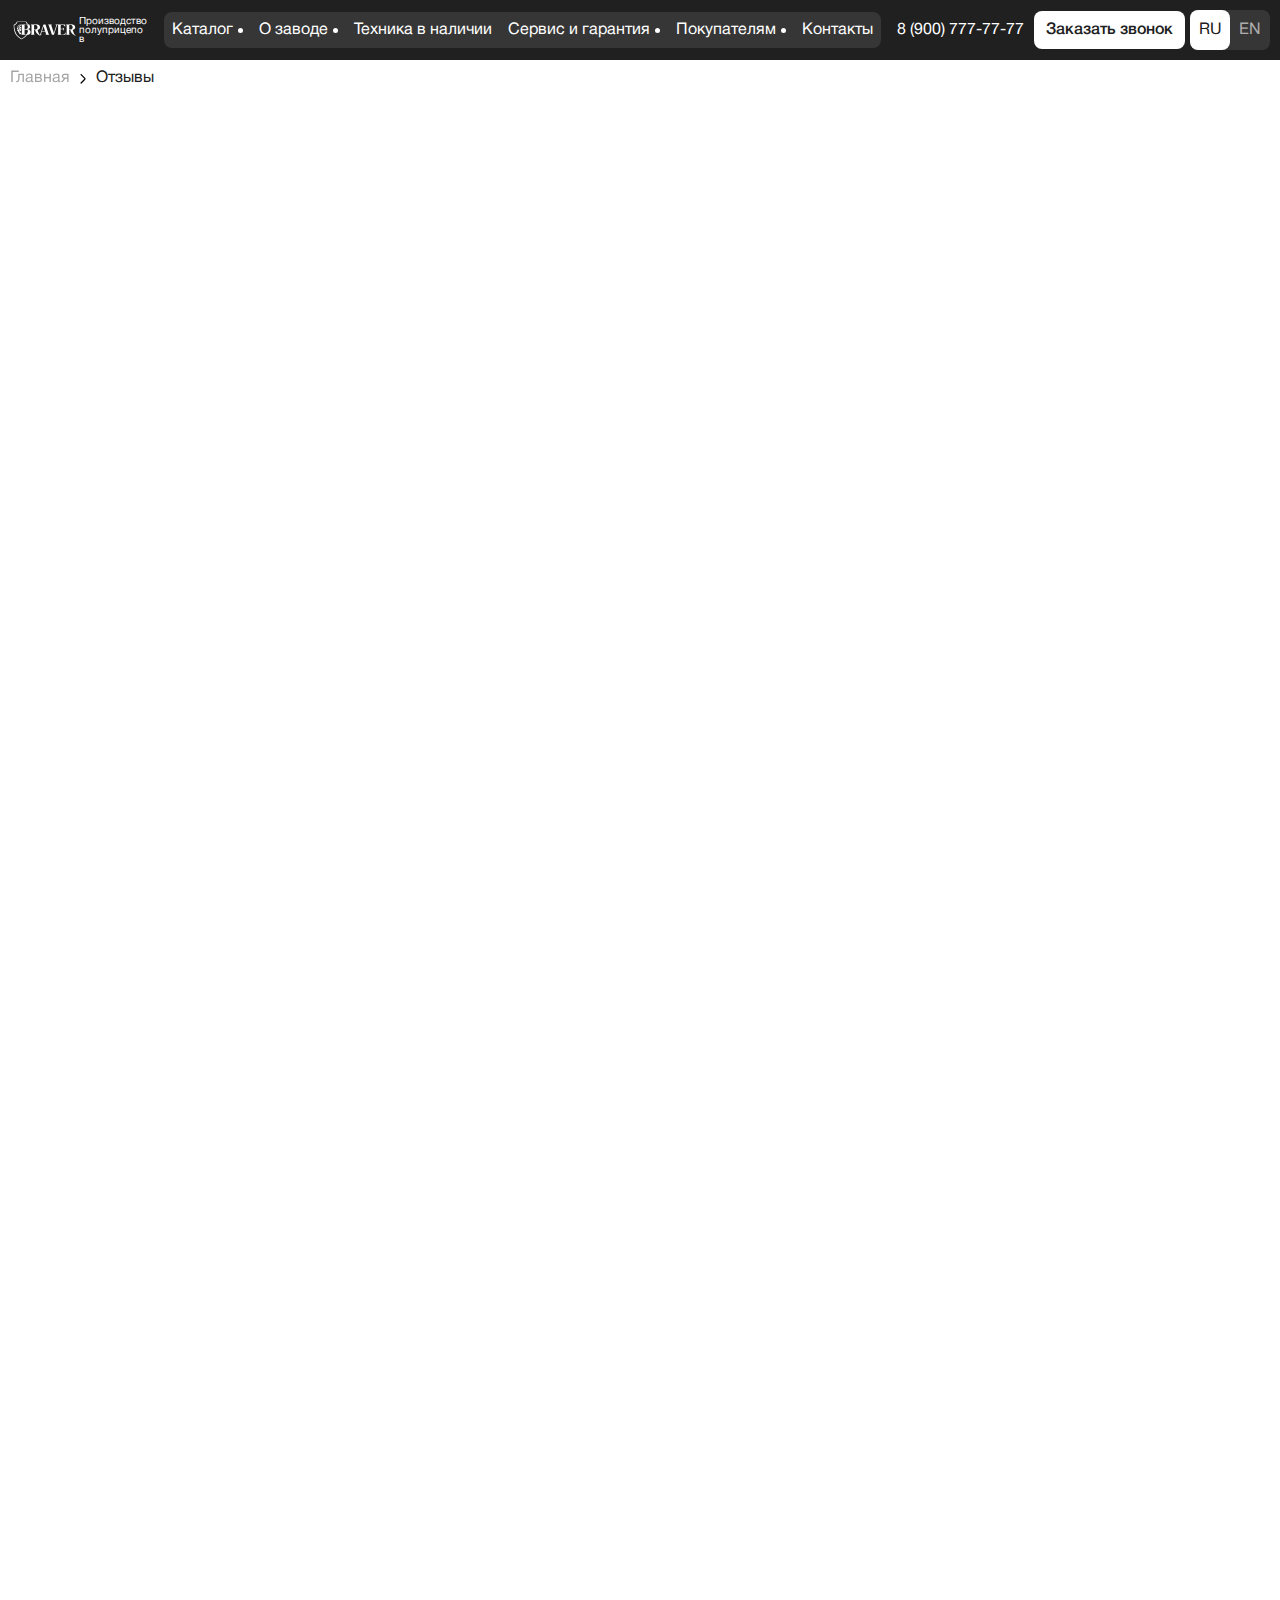
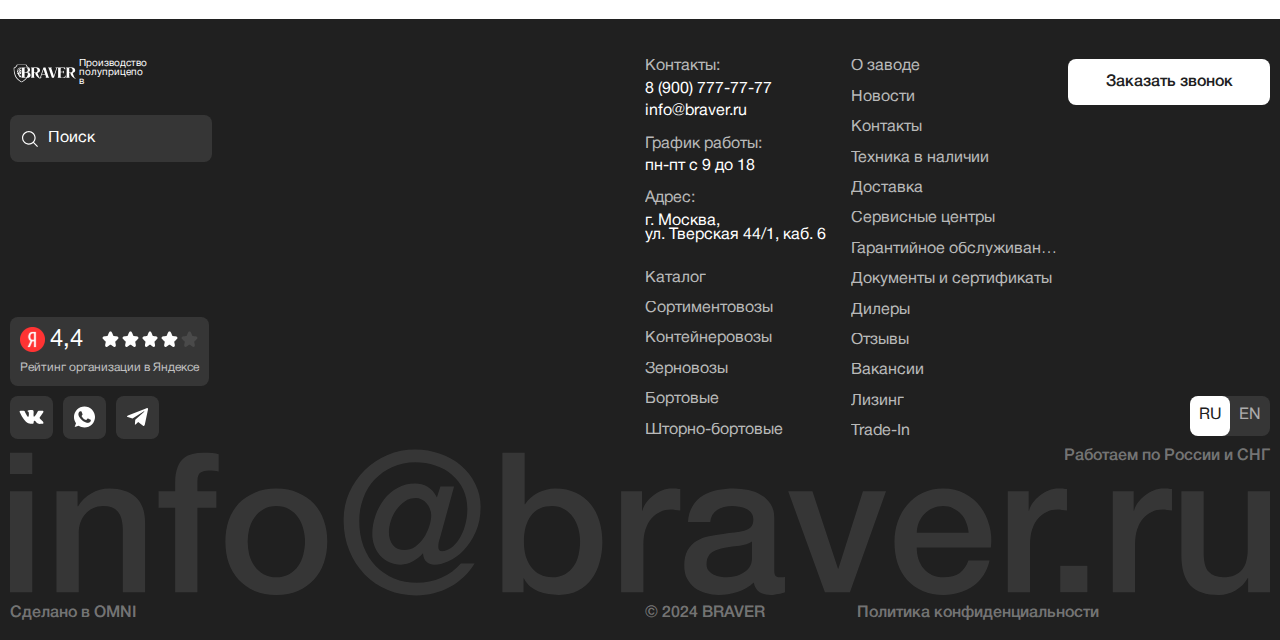
<file: reviews.html>
<!DOCTYPE html>
<html lang="ru">

<head>
    <meta charset="UTF-8">
    <meta http-equiv="X-UA-Compatible" content="IE=edge">
    <meta name="viewport" content="width=device-width, initial-scale=1">
    <link type="image/x-icon" rel="shortcut icon" href="img/favicon/favicon.ico">
    <link type="image/png" sizes="32x32" rel="icon" href="img/favicon/favicon-32x32.png">
    <link type="image/png" sizes="192x192" rel="icon" href="img/favicon/android-icon-192x192.png">
    <link type="image/svg+xml" sizes="any" rel="icon" href="img/favicon/favicon.svg">
    <link sizes="120x120" rel="apple-touch-icon" href="img/favicon/apple-icon-120x120.png">
    <link sizes="180x180" rel="apple-touch-icon" href="img/favicon/apple-icon-180x180.png">
    <meta name="format-detection" content="telephone=no">
    <meta name="msapplication-TileImage" content="img/favicon/ms-icon-144x144.png">
    <meta name="theme-color" content="#ffffff">
    <link rel="preload" href="fonts/Helvetica-Neue-regular.woff2" as="font" type="font/woff2" crossorigin> 
    <link href="css/fancybox.min.css" type="text/css" rel="stylesheet">
    <link href="css/style.min.css" type="text/css" rel="stylesheet">
    <title>Отзывы</title>
</head>

<body>
    <div class="wrap">
        <!--header-->



<header class="header fixed-block">  

    <div class="container header__container">
        <div class="header__inner">
            <div class="logo">
                <a href="#">
                    <svg width="117" height="44" viewBox="0 0 117 44" xmlns="http://www.w3.org/2000/svg">
                        <mask id="mask0_208_3162" style="mask-type:luminance" maskUnits="userSpaceOnUse" x="5" y="7" width="29" height="32">
                        <path fill="white" d="M5.83447 7.06567H33.5635V38.0898H5.83447V7.06567Z"/>
                        </mask>
                        <g mask="url(#mask0_208_3162)">
                        <path d="M7.16986 14.2829C7.30453 16.074 7.62055 19.139 8.32999 22.1859C8.81846 24.2868 9.49304 26.3817 10.4186 28.03C11.7934 30.4799 13.7156 32.4274 15.5261 33.8817C17.1715 35.2037 18.7248 36.121 19.7019 36.6413C20.6743 36.124 22.2231 35.2096 23.8686 33.8892C25.6774 32.4365 27.6028 30.4858 28.9821 28.03C29.9032 26.3847 30.5778 24.2913 31.0648 22.1888C31.7725 19.1405 32.0901 16.074 32.2248 14.2829C30.4582 13.4722 29.206 12.4014 28.3242 11.2961C27.5165 10.284 27.0144 9.24181 26.7059 8.34999H12.6948C12.3303 9.40263 11.6981 10.6644 10.6061 11.839C9.76519 12.7474 8.64601 13.606 7.16986 14.2829ZM7.08674 22.4686C6.29577 19.0623 5.97963 15.6529 5.8647 13.9234L5.83447 13.4708L6.2564 13.2948C7.75364 12.6736 8.85783 11.8495 9.66537 10.9788C10.7635 9.79673 11.3291 8.52135 11.6165 7.53779L11.751 7.07764H27.6481L27.7843 7.53779C28.0339 8.39204 28.4936 9.46734 29.3225 10.5051C30.1557 11.5473 31.3733 12.5609 33.1383 13.2948L33.5602 13.4708L33.53 13.9234C33.415 15.6529 33.0974 19.0652 32.3079 22.4716C31.7982 24.6749 31.0828 26.8826 30.0953 28.6466C28.6222 31.2709 26.5804 33.3433 24.6672 34.8788C22.7645 36.4067 20.9738 37.4189 19.9938 37.9212L19.7003 38.07L19.41 37.9212C18.4239 37.4159 16.6316 36.4008 14.7274 34.8713C12.8112 33.3328 10.7725 31.2634 9.30547 28.6466C8.31475 26.8795 7.59788 24.6703 7.08674 22.4686Z"/>
                        </g>
                        <path d="M19.3267 12.6876H21.8656C24.5371 12.5296 25.2249 12.5034 25.6217 12.5034H26.0449C31.3084 12.5034 34.0594 13.9499 34.0594 16.6854C34.0594 18.0267 33.4247 19.0001 32.1815 19.6312C31.3352 20.052 30.7268 20.3152 29.0074 20.657C30.7268 20.8673 31.4674 21.1306 32.4463 21.6303C34.0331 22.498 34.9062 23.9445 34.9062 25.6281C34.9062 26.601 34.562 27.5744 33.9536 28.2845C32.7636 29.6787 31.0969 30.2308 27.8438 30.2308H19.3267V29.8624C20.1466 29.5207 20.3845 29.0999 20.3845 28.1265V14.7919C20.3845 13.8186 20.1466 13.3978 19.3267 13.056V12.6876ZM24.696 20.3414H25.9128C28.7427 20.3414 30.1711 19.1314 30.1711 16.7116C30.1711 14.5025 28.7959 13.1874 26.5475 13.1874C25.1986 13.1874 24.696 13.6082 24.696 14.7391V20.3414ZM24.696 21.2096V28.1003C24.696 29.1789 25.2249 29.5735 26.627 29.5735C27.3412 29.5735 27.9227 29.4683 28.399 29.2841C29.6953 28.7315 30.6211 27.1008 30.6211 25.3125C30.6211 22.6032 29.0601 21.2096 26.0186 21.2096H24.696Z"/>
                        <path d="M51.7 31.4147V31.993C46.4896 30.0205 43.9239 27.2851 42.6539 22.1302C42.4687 22.1564 42.3102 22.1564 42.2308 22.1564H41.8871C41.5697 22.1564 41.305 22.1564 40.8024 22.0774V28.1266C40.8024 29.1 41.0403 29.5208 41.8603 29.8625V30.2309H35.4067V29.8625C36.2267 29.5208 36.4646 29.1 36.4646 28.1266V14.792C36.4646 13.8187 36.2267 13.3979 35.4067 13.0561V12.6877H37.443C37.893 12.6877 38.713 12.6616 39.7972 12.5825C41.0671 12.5035 42.5218 12.4512 43.3944 12.4512C48.288 12.4512 50.9594 14.1604 50.9594 17.2905C50.9594 18.6579 50.351 19.9207 49.2137 20.7623C48.7379 21.1307 47.8911 21.4986 46.7011 21.867C48.1822 26.7329 50.0074 30.3623 51.7 31.4147ZM40.8024 15.0286V21.262C41.1466 21.2882 41.3845 21.3149 41.5697 21.3149H42.125C45.1138 21.3149 46.648 19.9469 46.648 17.3166C46.648 15.0024 44.8496 13.1875 42.6276 13.1875C41.3313 13.1875 40.8024 13.6873 40.8024 15.0286Z"/>
                        <path d="M53.92 24.6023L52.809 28.1264C52.7295 28.3107 52.7032 28.521 52.7032 28.7052C52.7032 29.3102 53.1 29.652 54.2373 29.889V30.2308H49.688V29.889C50.7195 29.5996 51.2485 29.1522 51.6453 28.1264L56.7767 12.5295H60.1624L65.1881 28.1264C65.5317 29.0998 66.008 29.6786 66.6428 29.889V30.2308H60.1887V29.889C60.7971 29.6786 61.035 29.4154 61.035 28.8894C61.035 28.6791 60.9824 28.4158 60.8766 28.1264L59.7393 24.6023H53.92ZM54.3431 23.5499H59.3951L56.8562 15.791L54.3431 23.5499Z"/>
                        <path d="M74.4703 30.2307H71.1114L65.9269 14.7918C65.5832 13.8184 65.1332 13.3186 64.4722 13.0293V12.6875H70.8999V13.0293C70.3704 13.2396 70.1062 13.5819 70.1062 14.0288C70.1062 14.2654 70.1589 14.5024 70.2646 14.7918L74.3913 27.2587L78.3323 14.7918C78.3854 14.6076 78.4117 14.4234 78.4117 14.2392C78.4117 13.5819 78.0412 13.2663 76.9039 13.0293V12.6875H81.3211V13.0293C80.3691 13.3186 79.8133 13.8184 79.4696 14.7918L74.4703 30.2307Z"/>
                        <path d="M93.487 12.6875L93.7781 16.0541H93.1697C92.3497 14.1602 91.186 13.3448 89.0961 13.3448H87.6678C86.4246 13.3448 85.922 13.7656 85.922 14.818V20.078H88.3293C90.0219 20.078 90.8682 19.5259 91.0534 18.2636H91.6092V22.7611H91.0534C90.974 21.4198 90.2071 20.841 88.3293 20.841H85.922V27.8898C85.922 29.2311 86.3983 29.5734 88.1704 29.5734H89.4666C91.9266 29.5734 93.3281 28.6262 94.1749 26.3905L94.7302 26.6009L93.7781 30.2307H80.5264V29.8623C81.3463 29.5205 81.5842 29.0998 81.5842 28.1264V14.7918C81.5842 13.8184 81.3463 13.3977 80.5264 13.0559V12.6875H93.487Z"/>
                        <path d="M111.286 31.4147V31.993C106.076 30.0205 103.51 27.2851 102.24 22.1302C102.055 22.1564 101.897 22.1564 101.817 22.1564H101.474C101.156 22.1564 100.891 22.1564 100.389 22.0774V28.1266C100.389 29.1 100.627 29.5208 101.447 29.8625V30.2309H94.9932V29.8625C95.8131 29.5208 96.051 29.1 96.051 28.1266V14.792C96.051 13.8187 95.8131 13.3979 94.9932 13.0561V12.6877H97.0295C97.4794 12.6877 98.2994 12.6616 99.3836 12.5825C100.654 12.5035 102.108 12.4512 102.981 12.4512C107.874 12.4512 110.546 14.1604 110.546 17.2905C110.546 18.6579 109.937 19.9207 108.8 20.7623C108.324 21.1307 107.478 21.4986 106.288 21.867C107.769 26.7329 109.594 30.3623 111.286 31.4147ZM100.389 15.0286V21.262C100.733 21.2882 100.971 21.3149 101.156 21.3149H101.711C104.7 21.3149 106.234 19.9469 106.234 17.3166C106.234 15.0024 104.436 13.1875 102.214 13.1875C100.918 13.1875 100.389 13.6873 100.389 15.0286Z"/>
                        <mask id="mask1_208_3162" style="mask-type:luminance" maskUnits="userSpaceOnUse" x="15" y="12" width="5" height="5">
                        <path fill="white" d="M15.3506 12.3884H19.2605V16.4041H15.3506V12.3884Z"/>
                        </mask>
                        <g mask="url(#mask1_208_3162)">
                        <path d="M15.9924 13.1404L16.0335 13.2591C16.0766 13.4244 16.1354 13.5839 16.1881 13.7453L16.2196 13.8211L16.2274 13.8581C16.243 13.893 16.2567 13.93 16.2684 13.9669L16.3488 14.0039C16.4466 14.0215 16.5466 14.0234 16.6425 14.0389C16.7893 14.0584 16.9284 14.1128 17.0733 14.1361C17.2182 14.1595 17.3787 14.1984 17.5275 14.2412C17.5433 14.354 17.555 14.4688 17.5863 14.5795C17.6176 14.6904 17.6294 14.8286 17.6646 14.9492C17.6999 15.0697 17.7156 15.1824 17.7372 15.2991L17.7586 15.3595C17.7743 15.4548 17.7959 15.55 17.8135 15.6454C17.9064 15.6894 17.9965 15.7386 18.0837 15.7931C18.3501 15.9545 18.6164 16.116 18.8944 16.256C18.9982 16.3143 19.1079 16.3669 19.2254 16.3941C19.3429 16.4213 19.4701 16.33 19.5856 16.2793C19.8206 16.1705 20.0379 16.0304 20.2651 15.9059C20.3826 15.8339 20.4962 15.7563 20.6156 15.6901C20.6606 15.6625 20.7024 15.6307 20.741 15.5948C20.7587 15.4689 20.7834 15.3445 20.8154 15.2213C20.8663 15.0152 20.9192 14.8091 20.9544 14.599L20.9661 14.5446C20.9857 14.4649 20.9916 14.3851 21.0132 14.3073L21.019 14.2509C21.113 14.2081 21.2168 14.1945 21.3186 14.175C21.4557 14.142 21.5947 14.1167 21.7319 14.0798C21.9198 14.0312 22.1156 14.0155 22.3055 13.9727C22.3368 13.8308 22.3936 13.6967 22.4308 13.5546C22.4994 13.364 22.5484 13.1696 22.6091 12.9771C22.6482 12.8934 22.6482 12.7864 22.7187 12.7222C22.8577 12.6659 22.9987 12.6114 23.1339 12.5414V12.3916C22.9361 12.4266 22.7325 12.4247 22.5346 12.4655C22.3368 12.5064 22.0999 12.5005 21.8865 12.5433C21.673 12.5861 21.4792 12.5687 21.2795 12.6037C21.1698 12.6016 21.0622 12.6308 20.9525 12.6289L20.9309 12.6445L20.7683 12.6523C20.6862 12.6697 20.602 12.6697 20.5216 12.6892C20.4413 12.7086 20.3238 12.6989 20.226 12.7164C20.0027 12.734 19.7755 12.7417 19.5543 12.7787C19.4701 12.7826 19.3878 12.7864 19.3056 12.7961C18.9844 12.7864 18.6652 12.734 18.346 12.7203C18.2149 12.7028 18.0798 12.7067 17.9525 12.6717C17.5923 12.6562 17.2377 12.5784 16.8755 12.5667C16.7502 12.5491 16.6248 12.5453 16.5015 12.5141C16.3272 12.5025 16.1549 12.4772 15.9806 12.4675C15.7848 12.4266 15.5851 12.415 15.3873 12.4131L15.3618 12.5064C15.5361 12.6134 15.73 12.6814 15.9043 12.7864C15.9218 12.9051 15.963 13.0218 15.9924 13.1404Z"/>
                        </g>
                        <mask id="mask2_208_3162" style="mask-type:luminance" maskUnits="userSpaceOnUse" x="11" y="13" width="9" height="18">
                        <path fill="white" d="M11.3276 13.8911H19.2602V30.3281H11.3276V13.8911Z"/>
                        </mask>
                        <g mask="url(#mask2_208_3162)">
                        <path d="M26.7443 22.8275C26.5916 22.701 26.4879 22.526 26.3331 22.4016C26.1687 22.2285 25.9983 22.0593 25.8241 21.896C25.6869 21.7501 25.5401 21.61 25.403 21.4642C25.4304 21.3903 25.4872 21.332 25.5225 21.2619C25.6066 21.1044 25.7202 20.9623 25.8025 20.8049C25.8848 20.6474 25.9807 20.5481 26.0493 20.4081C26.1178 20.268 26.2098 20.1281 26.3077 19.9997C26.4154 19.8403 26.5133 19.675 26.619 19.5135C26.713 19.389 26.7816 19.249 26.8795 19.1265C26.9774 19.0039 27.0831 18.8251 27.1928 18.6811L27.187 18.6499C27.0577 18.5975 26.946 18.51 26.8149 18.4614C26.5584 18.3213 26.2882 18.2085 26.0258 18.0782C25.7241 17.9284 25.4109 17.8078 25.1191 17.6425C24.9957 17.5862 24.8723 17.5297 24.7431 17.4811C24.7431 17.7689 24.7901 18.0548 24.7803 18.3427C24.7278 18.2843 24.6795 18.2228 24.6354 18.1579C24.5375 18.0062 24.4004 17.8837 24.2966 17.7359C24.1929 17.5881 24.0597 17.4383 23.9618 17.2749C23.8212 17.0999 23.6906 16.9178 23.5702 16.7285C23.4527 16.5671 23.3254 16.4115 23.2137 16.2462C23.112 16.1177 23.0023 16.0011 22.9122 15.8669L22.971 15.8378L23.0219 15.8338L23.0414 15.8202C23.0958 15.8114 23.1493 15.799 23.202 15.7832C23.3137 15.7561 23.4273 15.7424 23.5349 15.7054C23.7072 15.6724 23.8776 15.6218 24.0519 15.5966C24.2262 15.5713 24.3633 15.5207 24.5199 15.4896L24.5728 15.4799C24.646 15.4602 24.7205 15.4465 24.796 15.4391C24.8058 15.6919 24.8548 15.9427 24.8587 16.1975C24.89 16.5087 24.9194 16.8179 24.939 17.1292C24.9703 17.1874 24.9997 17.2517 25.0584 17.2846C25.1172 17.3177 25.2053 17.3216 25.2777 17.345C25.3502 17.3683 25.4716 17.3916 25.5558 17.4461L25.6439 17.4499C25.6843 17.419 25.7267 17.3912 25.7712 17.3663L25.7908 17.308C25.7673 17.2167 25.7595 17.1213 25.7418 17.0299C25.6988 16.8568 25.6988 16.6779 25.6576 16.5048C25.6445 16.4484 25.638 16.3915 25.638 16.3337L25.6224 16.3122C25.6086 16.0964 25.5617 15.8844 25.5401 15.6685C25.5301 15.556 25.5132 15.4445 25.4891 15.334C25.4755 15.2057 25.4617 15.0773 25.4403 14.9509C25.4226 14.8712 25.3541 14.8244 25.2915 14.7797C25.1024 14.6243 24.9262 14.4559 24.7626 14.2741C24.6354 14.1593 24.5238 14.031 24.4004 13.9123L24.2829 13.9337C24.0676 13.9921 23.8424 13.9998 23.6329 14.0776L23.5839 14.0854C23.2843 14.1768 22.9768 14.2429 22.6753 14.3304C22.5069 14.379 22.3365 14.4239 22.1661 14.4647L22.127 14.4783C22.0369 14.5016 21.9449 14.5191 21.8548 14.5366C21.7177 14.5892 21.565 14.5813 21.4318 14.6475L21.426 14.7117C21.3946 14.8964 21.3672 15.0812 21.3202 15.262C21.3124 15.3535 21.2908 15.4449 21.2888 15.5363L21.3437 15.5479C21.5199 15.6822 21.6747 15.8436 21.8391 15.9913C21.9684 16.0964 22.078 16.2209 22.2034 16.3298C22.3287 16.4386 22.4148 16.5106 22.5147 16.606C22.6557 16.7324 22.7908 16.8646 22.9416 16.9794C23.0924 17.0941 23.2412 17.1991 23.3666 17.3372C23.4331 17.4052 23.4644 17.4948 23.5251 17.5666C23.5858 17.6386 23.6171 17.7418 23.6798 17.8215C23.7424 17.9012 23.811 18.0296 23.8815 18.1307C23.9521 18.2318 24.0108 18.3368 24.0851 18.4322C24.2359 18.6227 24.3594 18.8328 24.5043 19.0273C24.6138 19.1692 24.6922 19.3307 24.8058 19.4687C24.8861 19.5602 24.9488 19.6651 25.0211 19.7625C24.9311 19.8693 24.841 19.9763 24.747 20.0795C24.5669 20.307 24.375 20.5268 24.1851 20.7465C23.9951 20.9974 23.7679 21.2172 23.5839 21.4719C23.4802 21.6022 23.3685 21.7228 23.2705 21.8571C23.1727 21.9912 23.0708 22.0748 22.9827 22.1935C22.828 22.3899 22.6596 22.5766 22.5147 22.7808C22.4481 22.8897 22.4285 23.0161 22.3777 23.1309C22.3404 23.2164 22.3228 23.3078 22.2857 23.3916C22.2269 23.5665 22.176 23.7454 22.1054 23.9167L22.0996 23.9535L22.0682 24.0313C22.0428 24.111 22.0212 24.1908 21.9918 24.2686L21.9801 24.3036C21.9292 24.4689 21.8607 24.6284 21.8039 24.7918C21.7471 24.9551 21.708 25.0776 21.6609 25.2216L21.6374 25.278C21.6041 25.3947 21.6061 25.5153 21.5826 25.6339C21.5748 25.7195 21.5767 25.807 21.5709 25.8944L21.5748 25.8789C21.5493 26.1279 21.5532 26.3808 21.4925 26.6239C21.4063 26.5927 21.3378 26.5304 21.2614 26.4799C21.1932 26.4319 21.1305 26.3774 21.0735 26.3165C20.7875 26.4923 20.4872 26.6394 20.1727 26.758C19.9867 26.8513 19.7948 26.9253 19.6068 27.0128C19.5011 27.0517 19.4051 27.1178 19.2935 27.1392C19.2171 27.1334 19.1505 27.0945 19.0821 27.0652C18.9136 26.9836 18.7335 26.9272 18.5709 26.8358C18.2262 26.6919 17.866 26.5635 17.5664 26.3359C17.4352 26.4196 17.2961 26.4974 17.1747 26.5947C17.1278 26.5577 17.0827 26.5227 17.0358 26.4877C17.0123 26.1104 17.0004 25.733 16.9535 25.3596L16.9378 25.3422V25.2838C16.8751 25.1322 16.8399 24.9688 16.7773 24.8171L16.7361 24.7198C16.6773 24.5254 16.6069 24.3328 16.5404 24.1403L16.5011 24.0392C16.4678 23.9477 16.4424 23.8544 16.4032 23.7649C16.3895 23.7202 16.3778 23.6734 16.3661 23.6287L16.3386 23.5958C16.3207 23.5211 16.2953 23.4491 16.2622 23.3798C16.2171 23.2281 16.1644 23.0784 16.1115 22.9286C16.0703 22.81 15.994 22.7108 15.9117 22.6174C15.7962 22.4852 15.6983 22.3373 15.5808 22.2051C15.3556 21.9465 15.1403 21.682 14.9287 21.4136C14.5821 20.9877 14.2199 20.5773 13.8674 20.1552C13.7577 20.0249 13.6402 19.9005 13.5404 19.7644C13.6637 19.5873 13.8106 19.4279 13.9183 19.2412C14.0162 19.0973 14.1239 18.9592 14.216 18.8114C14.3256 18.6207 14.4803 18.4633 14.5919 18.2746C14.6762 18.156 14.7485 18.0315 14.8386 17.9168C14.9287 17.802 15.0051 17.6406 15.0893 17.5045C15.2107 17.2983 15.4163 17.1679 15.5945 17.0163C15.761 16.8977 15.8921 16.7401 16.0527 16.6157C16.272 16.4115 16.4933 16.2112 16.7087 16.0031C16.8967 15.8378 17.0729 15.6607 17.2707 15.509C17.2531 15.4176 17.2414 15.3243 17.2257 15.2329C17.1728 15.0384 17.1611 14.8362 17.1101 14.6397C17.0024 14.6066 16.8889 14.5931 16.7792 14.5755C16.6695 14.558 16.511 14.5172 16.3778 14.4802C16.1957 14.4297 16.0115 14.3869 15.8295 14.3343L15.7805 14.313C15.7217 14.2954 15.661 14.2818 15.6023 14.2663C15.4809 14.2216 15.3537 14.204 15.2323 14.1671C15.1109 14.1301 14.9679 14.103 14.8406 14.0562C14.6786 14.0135 14.5148 13.9798 14.349 13.9551L14.2708 13.9337C14.2385 13.9242 14.206 13.9165 14.1728 13.9104C14.0456 14.0037 13.9417 14.1262 13.8283 14.2371C13.6696 14.3908 13.5227 14.5561 13.3543 14.7019C13.2878 14.7564 13.2349 14.8284 13.1625 14.8789C13.1331 14.9041 13.0899 14.9256 13.0938 14.9684C13.0919 15.0656 13.086 15.1629 13.086 15.2581L13.0704 15.2835C13.0684 15.3884 13.0351 15.4877 13.0273 15.5907C13.0156 15.6646 13.0137 15.7385 12.996 15.8124C12.9937 15.8642 12.9871 15.9153 12.9764 15.9661C12.947 16.1392 12.9294 16.3161 12.8981 16.4893C12.8668 16.6623 12.8452 16.7829 12.8276 16.9327C12.8094 16.9904 12.7977 17.0494 12.7923 17.1096C12.7806 17.2302 12.7513 17.3508 12.7513 17.4733L12.8804 17.4189C13.0293 17.3975 13.186 17.3955 13.3269 17.3372L13.37 17.3294L13.5071 17.2885L13.5579 17.2691C13.5717 17.1038 13.6128 16.9424 13.6225 16.7771C13.6461 16.5379 13.6873 16.2987 13.7029 16.0575C13.7186 15.8163 13.7322 15.6336 13.7558 15.4234C13.8164 15.4429 13.8791 15.4604 13.9417 15.478C14.165 15.5246 14.3883 15.5732 14.6134 15.616C14.8386 15.6588 15.1148 15.7405 15.3693 15.7813L15.428 15.8047C15.5015 15.8227 15.576 15.8357 15.6513 15.8436C15.5976 15.9221 15.5389 15.9967 15.475 16.0672C15.3144 16.2909 15.1461 16.5067 14.9835 16.7285C14.8211 16.9502 14.6565 17.17 14.5097 17.4033C14.4412 17.5006 14.357 17.5881 14.2883 17.6853C14.2014 17.8057 14.1074 17.9205 14.0064 18.0296C13.9104 18.1365 13.838 18.2611 13.7342 18.3621C13.7342 18.1949 13.7636 18.0296 13.7871 17.8643C13.7945 17.7344 13.8095 17.6053 13.8322 17.4772C13.65 17.5589 13.4562 17.6192 13.2839 17.7203C13.1115 17.8215 12.9079 17.8934 12.7179 17.9771C12.528 18.0607 12.3263 18.1773 12.1226 18.263C11.8505 18.3776 11.5959 18.5255 11.3276 18.6461C11.3864 18.7219 11.4353 18.8056 11.4881 18.8853C11.5861 19.0253 11.6801 19.1673 11.7721 19.3092C11.8192 19.3812 11.8818 19.4435 11.9229 19.5193C12.06 19.7799 12.2479 20.0094 12.3948 20.2642C12.5416 20.5189 12.6846 20.7446 12.8433 20.9799C12.9215 21.1141 13.0254 21.2327 13.0977 21.3709C13.1115 21.4038 13.1487 21.4369 13.1271 21.4739C13.0664 21.5789 12.9705 21.6548 12.8843 21.7384C12.712 21.9115 12.5338 22.0807 12.3596 22.2518C12.2911 22.3315 12.2205 22.4093 12.1442 22.4832C12.0678 22.5572 11.9836 22.6739 11.8896 22.7556C11.7956 22.8372 11.684 22.9772 11.5607 23.0647L11.5548 23.1212C11.6449 23.1367 11.733 23.1601 11.8231 23.1775C11.9131 23.1951 12.06 23.2261 12.1775 23.2592L12.2362 23.2807C12.3282 23.3001 12.4183 23.3254 12.5103 23.3507C12.6023 23.3759 12.7101 23.3817 12.804 23.4148C13.0156 23.479 13.2349 23.516 13.4503 23.5685L13.5266 23.5898C13.6134 23.6039 13.699 23.6233 13.7832 23.6482C13.8448 23.665 13.9075 23.6766 13.9711 23.6833C13.7968 23.9711 13.7048 24.2978 13.5404 24.5914C13.5149 24.6362 13.4718 24.6868 13.5051 24.7393C13.5991 24.9143 13.6813 25.0972 13.7616 25.2799C13.9458 25.5542 14.1141 25.84 14.2883 26.1201C14.4705 26.3613 14.6017 26.6336 14.7799 26.8786C14.84 26.9927 14.9013 27.1061 14.9639 27.2189C14.9718 26.9681 14.966 26.7191 14.9738 26.4683C14.9894 26.3477 14.9855 26.2252 14.9953 26.1026C15.0129 26.015 14.9992 25.9275 15.0207 25.84C15.0364 25.5172 15.0541 25.1963 15.0775 24.8734C15.0835 24.8365 15.0775 24.7937 15.1069 24.7666C15.2087 24.64 15.3399 24.5428 15.4535 24.4281C15.5671 24.3133 15.663 24.2492 15.7571 24.1461C15.851 24.0431 15.9313 23.9963 16.0156 23.9186C16.0115 23.9846 16.0135 24.0528 15.9959 24.1169C15.9813 24.1988 15.9708 24.2811 15.9646 24.364C15.9254 24.4709 15.9195 24.5856 15.8979 24.6965C15.8901 24.7236 15.8823 24.749 15.8745 24.7762L15.8706 24.8345L15.8549 24.8579C15.8432 24.9863 15.8197 25.1146 15.802 25.241L15.7785 25.3188C15.759 25.4219 15.7433 25.5269 15.7198 25.63C15.6964 25.733 15.6767 25.8984 15.6493 26.0307C15.6288 26.1036 15.6125 26.1775 15.6003 26.2523C15.5808 26.4294 15.526 26.6005 15.4927 26.7755L15.4711 26.8339C15.4515 26.9117 15.434 26.9895 15.4163 27.0692L15.3928 27.1275C15.383 27.1858 15.3634 27.2442 15.3615 27.3025C15.3908 27.4134 15.4574 27.5087 15.5103 27.6079C15.5632 27.7071 15.6376 27.8355 15.6923 27.954C15.7566 28.0492 15.812 28.149 15.8588 28.2536C15.9528 28.3975 16.0156 28.5589 16.1154 28.697C16.2152 28.8351 16.2759 28.9926 16.3581 29.1385C16.3922 29.2087 16.4299 29.2768 16.4717 29.3427L16.4836 29.3778C16.5736 29.51 16.6402 29.6578 16.7244 29.7939C16.7322 29.7395 16.7419 29.685 16.7538 29.6325L16.7773 29.5566C16.7831 29.5314 16.789 29.5042 16.7948 29.4788L16.8125 29.4167L16.8261 29.403C16.8422 29.2961 16.8644 29.1904 16.8928 29.0859C16.9261 28.9732 16.9358 28.8546 16.979 28.7437L17.0298 28.5511C17.2961 28.7729 17.5742 28.9829 17.8543 29.1852C17.9325 29.2435 17.9932 29.3213 18.0735 29.3758C18.1539 29.4302 18.2674 29.5313 18.3731 29.5975C18.4577 29.6504 18.5354 29.7121 18.6061 29.7823C18.7296 29.899 18.8804 29.9865 19.0076 30.1012C19.0977 30.1712 19.1799 30.2529 19.268 30.3248C19.3326 30.2704 19.3933 30.2101 19.46 30.1576C19.6499 30.0156 19.8242 29.8562 20.0142 29.7142C20.1492 29.5917 20.3079 29.5003 20.4429 29.3797C20.5781 29.2591 20.7602 29.1229 20.9266 29.0043C21.1205 28.8526 21.3163 28.7029 21.5199 28.5648C21.5395 28.6426 21.5572 28.7184 21.5787 28.7962L21.6022 28.8546C21.6179 28.9382 21.6296 29.0238 21.6512 29.1074C21.7001 29.2241 21.706 29.3524 21.7315 29.4769L21.751 29.5372C21.7706 29.6209 21.7862 29.7064 21.8039 29.792L21.8333 29.7823C21.8529 29.7298 21.8776 29.6799 21.9077 29.6325C22.0311 29.4672 22.1074 29.2746 22.2112 29.0977C22.315 28.9206 22.4325 28.697 22.552 28.5025C22.7712 28.0844 23.012 27.678 23.2137 27.2501C23.1903 27.2034 23.1688 27.1567 23.1472 27.1081C23.0904 26.8961 23.0395 26.6802 22.9945 26.4663C22.9612 26.3301 22.9573 26.1901 22.922 26.0539C22.8867 25.9178 22.8731 25.7409 22.83 25.5892C22.7869 25.4374 22.785 25.3325 22.7576 25.204C22.7301 25.0757 22.7203 24.928 22.6811 24.7937C22.642 24.6595 22.6381 24.4786 22.595 24.3231C22.552 24.1675 22.546 24.0489 22.5323 23.9107C22.6322 24.0003 22.7301 24.0917 22.8358 24.1714C22.9474 24.2939 23.0826 24.3911 23.2001 24.5078C23.2999 24.5953 23.388 24.6965 23.4919 24.7782C23.4919 24.959 23.5134 25.138 23.5154 25.3188C23.5295 25.4468 23.5354 25.5752 23.5329 25.7039L23.5506 25.7253C23.5506 25.8206 23.5467 25.9178 23.5623 26.0112C23.5917 26.4118 23.5917 26.8124 23.5956 27.2131C23.6193 27.187 23.6396 27.1586 23.6564 27.1275C23.6858 27.0128 23.7523 26.9136 23.813 26.8144C23.9188 26.6316 24.0499 26.4625 24.1517 26.2757C24.3182 26.0462 24.4572 25.7992 24.6099 25.5619C24.6648 25.486 24.6981 25.3966 24.7548 25.3207C24.8743 25.1632 24.9213 24.9688 25.0075 24.7937C25.0271 24.7509 25.0505 24.7062 25.0388 24.6576C25.0271 24.609 24.9762 24.5293 24.9507 24.4631C24.9252 24.3969 24.8782 24.3152 24.8508 24.2395C24.8077 24.0839 24.7079 23.9516 24.657 23.798L24.6021 23.6833C24.7509 23.6502 24.8998 23.6151 25.0486 23.584L25.1289 23.5627C25.2053 23.5432 25.2835 23.5276 25.3619 23.5121C25.4774 23.4752 25.5969 23.4576 25.7163 23.4363L25.7751 23.4129C25.8671 23.3916 25.9591 23.3759 26.0493 23.3526L26.1061 23.3312C26.2054 23.3142 26.3034 23.2908 26.3998 23.2612C26.5173 23.2281 26.6367 23.2067 26.7542 23.1756L26.952 23.1367L27.0381 23.1289C26.9441 23.02 26.8344 22.9325 26.7443 22.8275Z"/>
                        </g>
                        <mask id="mask3_208_3162" style="mask-type:luminance" maskUnits="userSpaceOnUse" x="14" y="16" width="6" height="9">
                        <path fill="white" d="M14.2271 16.5281H19.2601V24.4703H14.2271V16.5281Z"/>
                        </mask>
                        <g mask="url(#mask3_208_3162)">
                        <path d="M22.5811 21.3748C22.771 21.2211 22.9492 21.0519 23.149 20.908C23.2136 20.8633 23.2664 20.805 23.3252 20.7524C23.431 20.6571 23.5524 20.5774 23.6522 20.4742C23.7521 20.3712 23.8735 20.2934 23.9812 20.198C24.0889 20.1028 24.177 20.0308 24.2789 19.953C24.1966 19.8344 24.0928 19.7314 24.0027 19.6185C23.9126 19.5057 23.7834 19.3793 23.6856 19.251C23.5426 19.0565 23.3585 18.8912 23.2586 18.6676C23.2097 18.5489 23.147 18.4361 23.0961 18.3175C23.0667 18.2532 23.0373 18.1852 22.9825 18.1386C22.8729 18.0393 22.7749 17.9284 22.6574 17.839C22.4629 17.6613 22.2632 17.4896 22.0583 17.3236C21.9691 17.2378 21.8757 17.1568 21.7782 17.0805C21.6294 16.9697 21.4923 16.8451 21.3514 16.7266C21.2828 16.6701 21.2065 16.6196 21.1418 16.5573L21.1105 16.5515C20.7425 16.7549 20.3627 16.9331 19.9708 17.0863C19.7397 17.166 19.5224 17.2769 19.2992 17.3742C19.2013 17.3723 19.1171 17.3158 19.027 17.2866C18.7039 17.1213 18.3515 17.0222 18.0284 16.8569C17.8267 16.7576 17.6191 16.6682 17.4252 16.5496C17.0845 16.8472 16.7261 17.1213 16.3873 17.4209C16.2268 17.5454 16.078 17.6834 15.9252 17.8177C15.8077 17.9013 15.7118 18.0082 15.6021 18.0997C15.533 18.1588 15.484 18.2314 15.4552 18.3175C15.4298 18.3875 15.3887 18.4497 15.3593 18.5178C15.3006 18.6287 15.2654 18.7531 15.185 18.8523C15.001 19.0837 14.813 19.3133 14.6132 19.533C14.5039 19.6717 14.385 19.802 14.2568 19.9239L14.2648 19.9491C14.4527 20.0873 14.6153 20.2565 14.7974 20.4024C14.9011 20.4781 14.9833 20.5793 15.0852 20.659C15.2889 20.8127 15.469 20.9955 15.6805 21.1414C15.8919 21.2872 16.0839 21.4623 16.2679 21.6431C16.4167 21.7734 16.5616 21.9115 16.7183 22.034C16.6909 22.2305 16.6322 22.4211 16.6028 22.6174C16.5571 22.784 16.5264 22.9533 16.5108 23.1251C16.6478 23.2399 16.8279 23.2826 16.9827 23.3701L17.014 23.4499L17.0296 23.5258C17.0767 23.6715 17.0786 23.8291 17.1257 23.975C17.1471 24.0664 17.1687 24.1598 17.2058 24.2473C17.2431 24.3348 17.249 24.3756 17.2685 24.4398C17.3626 24.3445 17.4624 24.2512 17.5505 24.1519C17.5466 24.0722 17.5603 23.9692 17.4918 23.9108C17.6876 23.8291 17.8913 23.7669 18.0851 23.6775C18.279 23.5879 18.4846 23.5024 18.6863 23.4187C18.8508 23.339 19.0152 23.2612 19.1875 23.1971C19.2287 23.1795 19.2756 23.1524 19.3207 23.1795C19.4637 23.2437 19.6106 23.304 19.7535 23.3721C20.008 23.4849 20.2626 23.5919 20.5191 23.7007C20.666 23.765 20.8129 23.8447 20.9754 23.8583C21.0008 23.9692 20.9949 24.0839 21.042 24.1889C21.0889 24.294 21.1105 24.3776 21.1966 24.4339C21.275 24.3445 21.3279 24.2356 21.3709 24.1267C21.4141 24.0178 21.4219 23.9556 21.459 23.8759C21.4806 23.7261 21.4865 23.5743 21.5061 23.4226C21.6705 23.302 21.8761 23.2496 22.0387 23.1232C22.0406 23.0026 22.0074 22.8878 21.9916 22.7692C21.9408 22.6583 21.9348 22.5338 21.9075 22.4152C21.8879 22.3414 21.8585 22.2713 21.835 22.2013C21.8272 22.1604 21.7959 22.1157 21.8057 22.0749C22.0602 21.8376 22.3148 21.5984 22.5811 21.3748ZM21.6314 19.7547C21.5433 19.7956 21.4571 19.8422 21.367 19.8753C21.277 19.9083 21.2241 19.8694 21.1595 19.8986C21.0595 19.9919 20.9852 20.1067 20.9029 20.2137C20.8207 20.3207 20.7325 20.4295 20.6444 20.5346C20.6508 20.5809 20.6612 20.6262 20.6757 20.6707C20.6993 20.8536 20.7247 21.0382 20.76 21.2192C20.7639 21.3261 20.7639 21.4331 20.7698 21.5401L20.7932 21.6023C20.7971 21.6412 20.8442 21.6957 20.7992 21.7267C20.664 21.7385 20.5269 21.7248 20.3919 21.7306C20.2097 21.9135 20.0021 22.0652 19.8201 22.2499C19.658 22.4359 19.4798 22.6051 19.2855 22.7575C19.2072 22.6953 19.1171 22.6505 19.0446 22.5805C18.937 22.4717 18.8292 22.3666 18.7314 22.2499C18.5472 22.0943 18.3886 21.9115 18.1928 21.7714C18.0743 21.7491 17.9549 21.74 17.8345 21.7443L17.7874 21.6839C17.7855 21.5595 17.7835 21.437 17.7894 21.3144C17.8005 21.2429 17.8063 21.1709 17.8071 21.0986L17.8247 21.081C17.8384 20.871 17.8893 20.6629 17.8874 20.451C17.7633 20.3636 17.6641 20.254 17.5898 20.1223C17.5623 20.0755 17.5408 20.0269 17.5036 19.988C17.4663 19.9491 17.3626 19.9162 17.2862 19.8947C17.1784 19.8636 17.0786 19.8169 16.9748 19.778C16.8711 19.7391 16.7575 19.6769 16.6458 19.6361C16.6048 19.6224 16.5616 19.6088 16.5322 19.5777C16.3188 19.3638 16.1485 19.1129 15.9526 18.8834C15.937 18.8639 15.9154 18.8387 15.9312 18.8114C15.9957 18.687 16.0956 18.5898 16.1936 18.4905C16.2463 18.4322 16.3344 18.4342 16.3932 18.3836C16.5029 18.3777 16.6067 18.4127 16.7124 18.4342L16.8417 18.4731L16.9004 18.4924C17.0199 18.541 17.1491 18.5586 17.2725 18.6014L17.4114 18.6481L17.4702 18.6676C17.5721 18.7084 17.6798 18.7317 17.7855 18.7667L17.8286 18.7725L17.8677 18.8134C17.8825 18.8941 17.9014 18.9738 17.9245 19.0526C17.9461 19.1751 17.9617 19.2996 17.9813 19.4221C18.0303 19.5602 18.0263 19.708 18.0518 19.8481C18.0636 19.887 18.0714 19.9259 18.0812 19.9667C18.1105 20.2059 18.1459 20.4452 18.1576 20.6863C18.1498 20.7562 18.1439 20.8263 18.1301 20.8963C18.1282 21.0694 18.0792 21.2386 18.0812 21.4117C18.602 21.4097 19.121 21.4195 19.6419 21.4137C19.9337 21.4137 20.2254 21.4097 20.5172 21.4137C20.5034 21.3709 20.4917 21.3301 20.4781 21.2872C20.4643 21.2444 20.4721 21.2386 20.4701 21.2134C20.4369 21.0519 20.4232 20.8886 20.4036 20.7252C20.39 20.6006 20.4036 20.4742 20.4291 20.3537C20.4545 20.2331 20.4545 20.0795 20.4859 19.9472C20.5171 19.7818 20.54 19.6151 20.5544 19.4474L20.5701 19.426L20.5759 19.3677C20.6092 19.1927 20.6347 19.0137 20.6738 18.8387L20.6954 18.794C20.8109 18.7433 20.9323 18.7162 21.0537 18.6811L21.091 18.6714L21.1497 18.65L21.228 18.6248C21.4826 18.547 21.7391 18.475 21.9957 18.4049C22.0719 18.3777 22.1503 18.4069 22.2287 18.4088C22.4127 18.4808 22.5909 18.6306 22.6066 18.8406C22.5889 18.9593 22.5067 19.0526 22.4244 19.1343C22.305 19.2626 22.2013 19.4066 22.068 19.5213C22.0356 19.5537 22.0063 19.5887 21.9799 19.6263L21.9309 19.6419C21.8174 19.6439 21.7292 19.7118 21.6314 19.7547Z"/>
                        </g>
                        <path d="M17.1141 18.9378C17.0553 18.8561 16.9456 18.8426 16.8615 18.7978C16.7283 18.7317 16.5854 18.6947 16.4405 18.6616C16.3714 18.6953 16.3003 18.7239 16.2271 18.7473C16.2584 18.8153 16.3113 18.8698 16.3621 18.9242C16.4405 19.0214 16.5188 19.1187 16.5971 19.2159C16.6441 19.2763 16.7205 19.2996 16.791 19.3229C16.9187 19.3835 17.0512 19.4308 17.1885 19.4649C17.2206 19.4737 17.2531 19.4759 17.286 19.4715C17.3191 19.467 17.3498 19.4565 17.3784 19.4396C17.3784 19.4027 17.3784 19.3657 17.3765 19.3288C17.308 19.1848 17.2022 19.0682 17.1141 18.9378Z"/>
                        <mask id="mask4_208_3162" style="mask-type:luminance" maskUnits="userSpaceOnUse" x="17" y="24" width="3" height="3">
                        <path fill="white" d="M17.4722 24.0669H19.2604V26.5178H17.4722V24.0669Z"/>
                        </mask>
                        <g mask="url(#mask4_208_3162)">
                        <path d="M20.4275 24.8266C20.3159 24.743 20.212 24.6516 20.1005 24.5661C19.8909 24.4085 19.6873 24.2353 19.4445 24.1246L19.3857 24.107L19.3093 24.0837C19.2486 24.0951 19.1893 24.1114 19.1311 24.1323L19.0352 24.1654C18.8648 24.2413 18.7219 24.3599 18.577 24.4726C18.4987 24.5543 18.3929 24.601 18.3107 24.6768C18.1677 24.8072 18.0033 24.9122 17.8564 25.0386C17.7859 25.0989 17.731 25.1748 17.6625 25.2389C17.5941 25.3031 17.5666 25.3556 17.5587 25.4295C17.549 25.497 17.5332 25.5631 17.5118 25.6279C17.498 25.6688 17.4883 25.7115 17.4766 25.7524L17.5705 25.8263C17.7128 25.8785 17.8518 25.9383 17.9876 26.0052C18.0895 26.0441 18.1932 26.083 18.2931 26.1277C18.4614 26.2036 18.6417 26.2483 18.8061 26.3319L18.8374 26.3398C18.9726 26.3923 19.0998 26.4602 19.2369 26.5109C19.3486 26.5148 19.4445 26.4505 19.5444 26.4136C19.842 26.2775 20.1533 26.1744 20.453 26.0421C20.596 25.98 20.7368 25.9138 20.8837 25.8633C20.9405 25.8394 20.9946 25.8109 21.0463 25.7777C21.0365 25.6473 21.0091 25.5209 20.9817 25.3945C20.8818 25.1378 20.6273 24.9977 20.4275 24.8266Z"/>
                        </g>
                        </svg>                        
                </a>
                <span>Производство полуприцепов</span>
            </div>
            <div class="header__center">
                <nav class="menu">
                    <ul class="menu__list">
                        <li class="menu__item has-subnavs ">
                            <a href="#" class="menu__header">Каталог</a>
                            <div class="menu__subnavs">
                                <ul>
                                    <li><a href="#">Сортиментовозы</a></li>
                                    <li><a href="#">Контейнеровозы</a></li>
                                    <li><a href="#">Зерновозы</a></li>
                                    <li><a href="#">Бортовые</a></li>
                                    <li><a href="#">Шторно-бортовые</a></li>
                                </ul>
                            </div>
                        </li>
                        <li class="menu__item has-subnavs ">
                            <a href="#" class="menu__header">О заводе</a>
                            <div class="menu__subnavs">
                                <ul>
                                    <li><a href="#">Новости</a></li>
                                    <li><a href="#">Отзывы</a></li>
                                    <li><a href="#">Вакансии</a></li>
                                </ul>
                            </div>
                        </li>
                        <li class="menu__item ">
                            <a href="#" class="menu__header">Техника в наличии</a>
                        </li>
                        <li class="menu__item has-subnavs ">
                            <a href="#" class="menu__header">Сервис и гарантия</a>
                            <div class="menu__subnavs">
                                <ul>                                   
                                    <li><a href="#">Отзывы</a></li>
                                    <li><a href="#">Гарантийное обслуживание</a></li>
                                    <li><a href="#">Доставка</a></li>
                                    <li><a href="#">Документы и сертификаты</a></li>
                                    <li><a href="#">Сервисные центры</a></li>
                                </ul>
                            </div>
                        </li>
                        <li class="menu__item has-subnavs ">
                            <a href="#" class="menu__header">Покупателям</a>
                            <div class="menu__subnavs">
                                <ul>
                                    <li><a href="#">Дилеры</a></li>
                                    <li><a href="#">Лизинг</a></li>
                                    <li><a href="#">Trade-In</a></li>
                                </ul>
                            </div>
                        </li>
                        <li class="menu__item ">
                            <a href="#" class="menu__header">Контакты</a>
                        </li>
                    </ul>
                </nav>
            </div>
            <div class="header__right">
                <a href="tel:89007777777" class="header__phone">8 (900) 777-77-77</a>
                <button type="button" class="btn stroke-btn mod-open-btn" data-modal="callback-mod">Заказать звонок</button>
                <div class="lang">
                    <a href="#" class="active">RU</a>
                    <a href="#">EN</a>
                </div>
            </div>
            <div class="icon-menu">
                <div class="icon-menu__items">
                    <span></span>
                    <span></span>
                    <span></span>
                </div>
            </div>
        </div>
   </div>
   <div class="mob-menu">
        <div class="mob-menu__inner">
            <div class="mob-menu__top">
                <div class="container">
                    <nav class="menu">
                        <ul class="menu__list">
                            <li class="menu__item has-subnavs">
                                <span class="menu__header">Каталог</span>
                                <div class="menu__subnavs">
                                    <ul>
                                        <li><a href="#">Сортиментовозы</a></li>
                                        <li><a href="#">Контейнеровозы</a></li>
                                        <li><a href="#">Зерновозы</a></li>
                                        <li><a href="#">Бортовые</a></li>
                                        <li><a href="#">Шторно-бортовые</a></li>
                                    </ul>
                                </div>
                            </li>
                            <li class="menu__item has-subnavs">
                                <span class="menu__header">О заводе</span>
                                <div class="menu__subnavs">
                                    <ul>
                                        <li><a href="#">Новости</a></li>
                                        <li><a href="#">Отзывы</a></li>
                                        <li><a href="#">Вакансии</a></li>
                                    </ul>
                                </div>
                            </li>
                            <li class="menu__item">
                                <a href="#" class="menu__header">Техника в наличии</a>
                            </li>
                            <li class="menu__item has-subnavs">
                                <span class="menu__header">Сервис и гарантия</span>
                                <div class="menu__subnavs">
                                    <ul>
                                        <li><a href="#">Отзывы</a></li>
                                        <li><a href="#">Гарантийное обслуживание</a></li>
                                        <li><a href="#">Доставка</a></li>
                                        <li><a href="#">Документы и сертификаты</a></li>
                                        <li><a href="#">Сервисные центры</a></li>
                                    </ul>
                                </div>
                            </li>
                            <li class="menu__item has-subnavs">
                                <span class="menu__header">Покупателям</span>
                                <div class="menu__subnavs">
                                    <ul>
                                        <li><a href="#">Дилеры</a></li>
                                        <li><a href="#">Лизинг</a></li>
                                        <li><a href="#">Trade-In</a></li>
                                    </ul>
                                </div>
                            </li>
                            <li class="menu__item">
                                <a href="#" class="menu__header">Контакты</a>
                            </li>
                        </ul>
                    </nav>
                </div>
            </div>
            <div class="mob-menu__bot">
                <div class="container"> 
                    <div class="mob-menu__row">
                        <a href="tel:89007777777" class="header__phone">8 (900) 777-77-77</a>
                        <div class="lang">
                            <a href="#" class="active">RU</a>
                            <a href="#">EN</a>
                        </div>
                    </div>         
                    <button type="button" class="btn main-btn main-btn--dark mod-open-btn" data-modal="callback-mod"><span>Заказать звонок</span></button>
                </div>
            </div>
        </div>
    </div>
</header>
        <!--main-->  
        <main class="main">
            <!--breadcrumbs-->
<div class="breadcrumbs">
    <div class="container">
        <ul>
            <li><a href="#" class="link">Главная</a></li>
            <li>Отзывы</li>
        </ul>
    </div>
</div>
            <!--reviews-->
            <section class="section has-btn reviews" data-animation="fadeUp">
                <div class="container">
                    <div class="sec-top">
                        <h1 class="h2">Отзывы</h1>
                        <button class="btn main-btn main-btn--dark mod-open-btn" data-modal="review-mod">
                            <span>Оставить отзыв</span>
                            <div class="main-btn__icon"><svg><use xlink:href="img/icons/sprite.svg#link-arr"></use></svg></div>                                
                        </button>
                    </div>
                    <div class="reviews__items">
                        <!--item-review-->
<div class="item-review">
    <div class="item-review__preview">
        <div class="media-contain" data-fancybox="" data-src="img/cert-1.jpg">
            <picture><source srcset="img/cert-1.webp" type="image/webp"><img src="img/cert-1.jpg" alt="review__logo"></picture>
            <div class="link-icon"><svg><use xlink:href="img/icons/sprite.svg#link-arr"></use></svg></div>
        </div>
    </div>
    <div class="read-more">
        <div class="item-review__content">
            <h5 class="item-review__title">Имя Фамилия / Название компании</h5>
            <div class="read-more__content page-content">
                
                
                <p>Полуприцеп Т4-16V/VK предназначен для перевозки грузов массой до 27 000 килограммов, при этом объем кузова равен 110,6 кубическим метрам. Особое внимания заслуживает тентовая ткань, обладающая плотностью, равной 900 граммов на квадратный метр. Особое внимания заслуживает тентовая ткань, обладающая плотностью, равной 900 граммов на квадратный метр. Полуприцеп Т4-16V/VK предназначен для перевозки грузов массой до 27 000 килограммов, при этом объем кузова равен 110,6 кубическим метрам. Особое внимания заслуживает тентовая ткань, обладающая плотностью, равной 900 граммов на квадратный метр. Особое внимания заслуживает тентовая ткань, обладающая плотностью, равной 900 граммов на квадратный метр.</p>
                
            </div>
        </div>
        <button class="text-btn read-more__btn" data-open="Подробнее" data-close="Свернуть">
            <span>Подробнее</span>
        </button>
    </div>
</div>
                        <!--item-review-->
<div class="item-review">
    <div class="item-review__preview">
        <div class="media-contain" data-fancybox="" data-src="img/cert-1.jpg">
            <picture><source srcset="img/cert-1.webp" type="image/webp"><img src="img/cert-1.jpg" alt="review__logo"></picture>
            <div class="link-icon"><svg><use xlink:href="img/icons/sprite.svg#link-arr"></use></svg></div>
        </div>
    </div>
    <div class="read-more">
        <div class="item-review__content">
            <h5 class="item-review__title">Имя Фамилия / Название компании</h5>
            <div class="read-more__content page-content">
                
                
                <p>Полуприцеп Т4-16V/VK предназначен для перевозки грузов массой до 27 000 килограммов, при этом объем кузова равен 110,6 кубическим метрам. Особое внимания заслуживает тентовая ткань, обладающая плотностью, равной 900 граммов на квадратный метр. Особое внимания заслуживает тентовая ткань, обладающая плотностью, равной 900 граммов на квадратный метр. Полуприцеп Т4-16V/VK предназначен для перевозки грузов массой до 27 000 килограммов, при этом объем кузова равен 110,6 кубическим метрам. Особое внимания заслуживает тентовая ткань, обладающая плотностью, равной 900 граммов на квадратный метр. Особое внимания заслуживает тентовая ткань, обладающая плотностью, равной 900 граммов на квадратный метр.</p>
                
            </div>
        </div>
        <button class="text-btn read-more__btn" data-open="Подробнее" data-close="Свернуть">
            <span>Подробнее</span>
        </button>
    </div>
</div>
                        <!--item-review-->
<div class="item-review">
    <div class="item-review__preview">
        <div class="media-contain" data-fancybox="" data-src="img/cert-1.jpg">
            <picture><source srcset="img/cert-1.webp" type="image/webp"><img src="img/cert-1.jpg" alt="review__logo"></picture>
            <div class="link-icon"><svg><use xlink:href="img/icons/sprite.svg#link-arr"></use></svg></div>
        </div>
    </div>
    <div class="read-more">
        <div class="item-review__content">
            <h5 class="item-review__title">Имя Фамилия / Название компании</h5>
            <div class="read-more__content page-content">
                
                <p>Полуприцеп Т4-16V/VK предназначен для перевозки грузов массой до 27 000 килограммов, при этом объем кузова равен 110,6 кубическим метрам.</p>
                
                
            </div>
        </div>
        <button class="text-btn read-more__btn" data-open="Подробнее" data-close="Свернуть">
            <span>Подробнее</span>
        </button>
    </div>
</div>
                        <!--item-review-->
<div class="item-review">
    <div class="item-review__preview">
        <div class="media-contain" data-fancybox="" data-src="img/cert-1.jpg">
            <picture><source srcset="img/cert-1.webp" type="image/webp"><img src="img/cert-1.jpg" alt="review__logo"></picture>
            <div class="link-icon"><svg><use xlink:href="img/icons/sprite.svg#link-arr"></use></svg></div>
        </div>
    </div>
    <div class="read-more">
        <div class="item-review__content">
            <h5 class="item-review__title">Имя Фамилия / Название компании</h5>
            <div class="read-more__content page-content">
                
                
                <p>Полуприцеп Т4-16V/VK предназначен для перевозки грузов массой до 27 000 килограммов, при этом объем кузова равен 110,6 кубическим метрам. Особое внимания заслуживает тентовая ткань, обладающая плотностью, равной 900 граммов на квадратный метр. Особое внимания заслуживает тентовая ткань, обладающая плотностью, равной 900 граммов на квадратный метр. Полуприцеп Т4-16V/VK предназначен для перевозки грузов массой до 27 000 килограммов, при этом объем кузова равен 110,6 кубическим метрам. Особое внимания заслуживает тентовая ткань, обладающая плотностью, равной 900 граммов на квадратный метр. Особое внимания заслуживает тентовая ткань, обладающая плотностью, равной 900 граммов на квадратный метр.</p>
                
            </div>
        </div>
        <button class="text-btn read-more__btn" data-open="Подробнее" data-close="Свернуть">
            <span>Подробнее</span>
        </button>
    </div>
</div>
                        <!--item-review-->
<div class="item-review">
    <div class="item-review__preview">
        <div class="media-contain" data-fancybox="" data-src="img/cert-1.jpg">
            <picture><source srcset="img/cert-1.webp" type="image/webp"><img src="img/cert-1.jpg" alt="review__logo"></picture>
            <div class="link-icon"><svg><use xlink:href="img/icons/sprite.svg#link-arr"></use></svg></div>
        </div>
    </div>
    <div class="read-more">
        <div class="item-review__content">
            <h5 class="item-review__title">Имя Фамилия / Название компании</h5>
            <div class="read-more__content page-content">
                
                
                <p>Полуприцеп Т4-16V/VK предназначен для перевозки грузов массой до 27 000 килограммов, при этом объем кузова равен 110,6 кубическим метрам. Особое внимания заслуживает тентовая ткань, обладающая плотностью, равной 900 граммов на квадратный метр. Особое внимания заслуживает тентовая ткань, обладающая плотностью, равной 900 граммов на квадратный метр. Полуприцеп Т4-16V/VK предназначен для перевозки грузов массой до 27 000 килограммов, при этом объем кузова равен 110,6 кубическим метрам. Особое внимания заслуживает тентовая ткань, обладающая плотностью, равной 900 граммов на квадратный метр. Особое внимания заслуживает тентовая ткань, обладающая плотностью, равной 900 граммов на квадратный метр.</p>
                
            </div>
        </div>
        <button class="text-btn read-more__btn" data-open="Подробнее" data-close="Свернуть">
            <span>Подробнее</span>
        </button>
    </div>
</div>
                    </div>
                    <div class="cat-bottom">                               
                        <a href="#" class="btn main-btn main-btn--dark" onclick="()=>readMoreFunc()"><span>Показать еще</span></a>
                        <!--pagination-->
                        <nav class="pagination">
                            <a class="pagination__nav" href="#"><svg><use href="img/icons/sprite.svg#btn-prev"></use></svg></a>
                            <a class="pagination__link" href="#">1</a>
                            <a class="pagination__link current" href="#">2</a>
                            <a class="pagination__link" href="#">3</a>
                            <a class="pagination__link" href="#">4</a>
                            <a class="pagination__link" href="#">5</a>
                            <span class="pagination__item">...</span>
                            <a class="pagination__link" href="#">9</a>
                            <a class="pagination__nav" href="#"><svg><use href="img/icons/sprite.svg#btn-next"></use></svg></a>
                        </nav>
                    </div>
                </div>
            </section>
            <!--form-block-->
<section class="section form-block" data-animation="fadeUp">
    <div class="container">
        <div class="form-block__inner">
            <div class="form-block__l">
                <div class="media-cover">
                    <picture><source srcset="img/form-block-bg.webp" type="image/webp"><img src="img/form-block-bg.jpg" alt=""></picture>
                </div>
                <div class="form-block__content circle">
                    <h2>Поможем подобрать модель и комплектацию техники</h2>
                    <p>Оставьте свои контактные данные, и наш менеджер свяжется с Вами в ближайшее рабочее время</p>    
                </div>
            </div>
            <div class="form-block__r">
                <form class="form" onsubmit="event.preventDefault();formSuccess(this)">
                    <div class="item-form">
                        <input type="text" placeholder="Ваше имя">
                        <span class="item-form__error"></span>
                    </div>
                    <div class="item-form">
                        <input type="tel" placeholder="+7 (___) ___-__-__">
                        <span class="item-form__error"></span>
                    </div>
                    <div class="item-form">
                        <input type="email" placeholder="Email">
                        <span class="item-form__error"></span>
                    </div>
                    <div class="form__footer">
                        <label class="item-checkbox">
                            <input type="checkbox">
                            <span>Нажимая на кнопку, я принимаю условия <a href="#" target="_blank">Политики конфиденциальности</a></span>
                        </label>
                        <button type="submit" class="btn main-btn main-btn--dark">
                            <span>Отправить</span>
                            <div class="main-btn__icon"><svg><use xlink:href="img/icons/sprite.svg#link-arr"></use></svg></div>
                        </button>
                    </div>
                </form>
            </div>
        </div>
    </div>
</section>

        </main>
        <!--footer-->


 <footer class="footer">  
 
    <div class="container">
        <div class="footer__top">
            <div class="logo">
                <a href="#">
                    <img src="img/logo.svg" alt="Логотип">
                </a>
                <span>Производство полуприцепов</span>
            </div>
            <div class="footer__cols">
                <div class="footer__col">
                    <div class="footer__contacts">
                        <div class="footer__contact">
                            <span>Контакты:</span>
                            <a href="tel:89007777777">8 (900) 777-77-77</a>
                            <a href="mailto:info@braver.ru">info@braver.ru</a>
                        </div>
                        <div class="footer__contact">
                            <span>График работы:</span>
                            <span>пн-пт с 9 до 18</span>
                        </div>
                        <div class="footer__contact">
                            <span>Адрес:</span>
                            <span>г. Москва,<br> ул. Тверская 44/1, каб. 6</span>
                        </div>
                    </div>
                    <nav class="footer__nav">
                        <a href="#">Каталог</a>
                        <a href="#">Сортиментовозы</a>
                        <a href="#">Контейнеровозы</a>
                        <a href="#">Зерновозы</a>
                        <a href="#">Бортовые</a>
                        <a href="#">Шторно-бортовые</a>
                    </nav>
                </div>
                <div class="footer__col">
                    <nav class="footer__nav">
                        <a href="#">О заводе</a>
                        <a href="#">Новости</a>
                        <a href="#">Контакты</a>
                        <a href="#">Техника в наличии</a>
                        <a href="#">Доставка</a>
                        <a href="#">Сервисные центры</a>
                        <a href="#">Гарантийное обслуживание</a>
                    </nav>
                    <nav class="footer__nav">
                        <a href="#">Документы и сертификаты</a>
                        <a href="#">Дилеры</a>
                        <a href="#">Отзывы</a>
                        <a href="#">Вакансии</a>
                        <a href="#">Лизинг</a>
                        <a href="#">Trade-In</a>
                    </nav>
                </div>
            </div>
            <button type="button" class="btn stroke-btn mod-open-btn" data-modal="callback-mod">Заказать звонок</button>
            <!--search-form-->
<form action="" class="search-form" onsubmit="event.preventDefault();searchFormSuccess(this)">
    <div class="search-form__inner">
        <svg class="search-form__icon"><use xlink:href="img/icons/sprite.svg#search"></use></svg>     
        <input type="text" name="" placeholder="Поиск">       
        <button type="submit" class="btn search-form__submit">
            <svg><use xlink:href="img/icons/sprite.svg#search"></use></svg>
        </button>
    </div>
</form>
            <a href="#" class="comp-rate" target="_blank">
                <div class="comp-rate__top">
                    <div class="comp-rate__total">
                        <img src="img/icons/yandex-rate.svg" alt="">
                        <span class="h3">4,4</span>
                    </div>
                    <div class="rating">
                        <span class="rating__container light">
                            <svg><use xlink:href="img/icons/sprite.svg#star-5"></use></svg>
                        </span>
                        <span class="rating__container dark" style="width: 80%;">
                            <svg><use xlink:href="img/icons/sprite.svg#star-5"></use></svg>
                        </span>
                    </div>
                </div>
                <span class="comp-rate__txt">Рейтинг организации в Яндексе</span>
            </a>
            <div class="social">
                <a href="#"><svg><use xlink:href="img/icons/sprite.svg#vk"></use></svg></a>
                <a href="#"><svg><use xlink:href="img/icons/sprite.svg#whatsapp"></use></svg></a>
                <a href="#"><svg><use xlink:href="img/icons/sprite.svg#telegram"></use></svg></a>
            </div>
            <div class="lang">
                <a href="#" class="active">RU</a>
                <a href="#">EN</a>
            </div> 
        </div>
        <div class="footer__bg">          
            <span>Работаем по России и СНГ</span>
            <img src="img/footer-info.svg" alt="">
        </div>
        <div class="footer__bot">
            <div class="footer__dev">
                <span>Сделано в </span>
                <a href="https://omniagency.ru/" target="_blank" rel="nofollow">OMNI</a>
            </div>          
            <span class="footer__copy">© 2024 BRAVER</span>
            <div class="footer__policy">
                <a href="#" target="_blank">Политика конфиденциальности</a>
            </div>           
        </div>
    </div>
</footer>
        <!--feedback-mod-->
<modal class="modal feedback-mod" id="feedback-mod">
    <div class="custom-scroll modal__overlay">
        <div class="modal__content">
            <button type="button" class="btn btn-close"><svg><use xlink:href="img/icons/sprite.svg#close"></use></svg></button>
            <div class="custom-scroll">
                <div class="modal__top">
                    <h3>оставить заявку</h3>
                    <p>Оставьте Ваши данные, и мы свяжемся с вами в течение 15 минут</p>
                </div>
                <form class="form" onsubmit="event.preventDefault();formSuccess(this)">
                    <div class="item-form">
                        <input type="text" placeholder="Ваше имя">
                        <span class="item-form__error"></span>
                    </div>
                    <div class="item-form">
                        <input type="tel" placeholder="+7 (___) ___-__-__">
                        <span class="item-form__error"></span>
                    </div>
                    <div class="item-form">
                        <input type="email" placeholder="Email">
                        <span class="item-form__error"></span>
                    </div>
                    <div class="item-form">
                        <textarea placeholder="Ваш комментарий" oninput="this.style.height = '';this.style.height = this.scrollHeight + 'px'"></textarea>
                    </div>
                    <div class="form__footer">
                        <label class="item-checkbox">
                            <input type="checkbox">
                            <span>Нажимая на кнопку, я принимаю условия <a href="#" target="_blank">Политики конфиденциальности</a></span>
                        </label>
                        <button type="submit" class="btn main-btn main-btn--dark">
                            <span>Отправить</span>
                            <div class="main-btn__icon"><svg><use xlink:href="img/icons/sprite.svg#link-arr"></use></svg></div>
                        </button>
                    </div>
                </form>
            </div>
        </div>
    </div>
</modal>
<!--callback-mod-->
<modal class="modal callback-mod" id="callback-mod">
    <div class="custom-scroll modal__overlay">
        <div class="modal__content">
            <button type="button" class="btn btn-close"><svg><use xlink:href="img/icons/sprite.svg#close"></use></svg></button>
            <div class="custom-scroll">
                <div class="modal__top">
                    <h3>Заказать звонок</h3>
                    <p>Оставьте телефон, и мы свяжемся с Вами в течение 15 минут</p>
                </div>
                <form class="form" onsubmit="event.preventDefault();formSuccess(this)">
                    <div class="form__grid">
                        <div class="item-form">
                            <input type="tel" placeholder="+7 (___) ___-__-__">
                            <span class="item-form__error"></span>
                        </div>
                        <div class="item-form">
                            <input type="text" placeholder="Название компании">
                            <span class="item-form__error"></span>
                        </div>
                    </div>
                    <div class="form__footer">
                        <label class="item-checkbox">
                            <input type="checkbox">
                            <span>Нажимая на кнопку, я принимаю условия <a href="#" target="_blank">Политики конфиденциальности</a></span>
                        </label>
                        <button type="submit" class="btn main-btn main-btn--dark">
                            <span>Отправить</span>
                            <div class="main-btn__icon"><svg><use xlink:href="img/icons/sprite.svg#link-arr"></use></svg></div>
                        </button>
                    </div>
                </form>
            </div>
        </div>
    </div>
</modal>
<!--review-mod-->
<modal class="modal review-mod" id="review-mod">
    <div class="custom-scroll modal__overlay">
        <div class="modal__content">
            <button type="button" class="btn btn-close"><svg><use xlink:href="img/icons/sprite.svg#close"></use></svg></button>
            <div class="custom-scroll">
                <div class="modal__top">
                    <h3>оставить отзыв</h3>
                </div>
                <form class="form" onsubmit="event.preventDefault();formSuccess(this)">
                    <div class="item-form">
                        <input type="text" placeholder="Ваше имя">
                        <span class="item-form__error">Ввведите имя</span>
                    </div>
                    <div class="item-form">
                        <input type="text" placeholder="Название компании">
                        <span class="item-form__error"></span>
                    </div>
                    <div class="item-form">
                        <textarea placeholder="Ваш комментарий" oninput="this.style.height = '';this.style.height = this.scrollHeight + 'px'"></textarea>
                        <span class="item-form__error"></span>
                    </div>
                    <div class="item-form file-form">
                        <label>
                            <input type="file" accept=".png,.jpg,.jpeg,.pdf,.doc,.docx">
                            <span>Прикрепить документ с официальным отзывом</span>
                        </label>
                        <div class="file-form__items"></div>
                        <div class="item-form__error"></div>
                    </div>
                    <div class="form__footer">
                        <label class="item-checkbox">
                            <input type="checkbox">
                            <span>Нажимая на кнопку, я принимаю условия <a href="#" target="_blank">Политики конфиденциальности</a></span>
                        </label>
                        <button type="submit" class="btn main-btn main-btn--dark">
                            <span>Оставить отзыв</span>
                            <div class="main-btn__icon"><svg><use xlink:href="img/icons/sprite.svg#link-arr"></use></svg></div>
                        </button>
                    </div>
                </form>
            </div>
        </div>
    </div>
</modal>
<!--success-mod-->
<modal class="modal success-mod" id="success-mod">
    <div class="custom-scroll modal__overlay">
        <div class="modal__content">
            <button type="button" class="btn btn-close"><svg><use xlink:href="img/icons/sprite.svg#close"></use></svg></button>
            <div class="custom-scroll">
                <div class="modal__top">
                    <div class="modal__icon"><img src="img/icons/icon-success.svg" alt="Ошибка"></div>
                    <h3>Заявка отправлена</h3>
                    <p>Наш менеджер свяжется с Вами в течение 15 минут</p>
                </div>
                <button class="btn main-btn main-btn--dark modal__close">
                    <span>Закрыть</span>
                </button>
            </div>
        </div>
    </div>
</modal>
<!--error-mod-->
<modal class="modal error-mod" id="error-mod">
    <div class="custom-scroll modal__overlay">
        <div class="modal__content">
            <button type="button" class="btn btn-close"><svg><use xlink:href="img/icons/sprite.svg#close"></use></svg></button>
            <div class="custom-scroll">
                <div class="modal__top">
                    <div class="modal__icon"><img src="img/icons/icon-error.svg" alt=""></div>
                    <h3>что-то пошло не так</h3>
                    <p>Попробуйте отправить заявку еще раз</p>
                </div>
                <button class="btn main-btn main-btn--dark modal__close">
                    <span>Заполнить форму</span>
                </button>
            </div>
        </div>
    </div>
</modal>
    </div>
    <!--scripts-->
<script src="js/libs/inputmask.min.js"></script>
<script src="js/libs/swiper.min.js"></script>
<script src="js/libs/fancybox.min.js"></script>
<script src="js/main.js"></script>
</body>

</html>
</file>
<file: css/style.css>
@charset "UTF-8";

@font-face {
  font-family: "Helvetica-Neue";
  font-weight: 400;
  font-style: normal;
  src: local("Helvetica-Neue regular"), local("Helvetica-Neue-regular"), url("../fonts/Helvetica-Neue-regular.woff2") format("woff2"), url("../fonts/Helvetica-Neue-regular.woff") format("woff"), url("../fonts/Helvetica-Neue-regular.ttf") format("truetype");
}

@font-face {
  font-family: "Helvetica-Neue";
  font-weight: 500;
  font-style: normal;
  src: local("Helvetica-Neue medium"), local("Helvetica-Neue-medium"), url("../fonts/Helvetica-Neue-medium.woff2") format("woff2"), url("../fonts/Helvetica-Neue-medium.woff") format("woff"), url("../fonts/Helvetica-Neue-medium.ttf") format("truetype");
}

html,
body,
div,
span,
applet,
object,
iframe,
h1,
h2,
h3,
h4,
h5,
h6,
p,
blockquote,
pre,
a,
abbr,
acronym,
address,
big,
cite,
code,
del,
dfn,
em,
img,
ins,
kbd,
q,
s,
samp,
small,
strike,
strong,
sub,
sup,
tt,
var,
b,
u,
i,
center,
button,
input,
dl,
dt,
dd,
ol,
ul,
li,
fieldset,
form,
label,
legend,
table,
caption,
tbody,
tfoot,
thead,
tr,
th,
td,
article,
aside,
canvas,
details,
embed,
figure,
figcaption,
footer,
header,
hgroup,
menu,
nav,
output,
ruby,
section,
summary,
time,
mark,
audio,
video {
  margin: 0;
  padding: 0;
  border: 0;
  font-size: 100%;
  font: inherit;
  vertical-align: baseline;
}

table {
  border-collapse: collapse;
}

ol,
ul,
li {
  list-style: none;
}

a,
a:visited {
  text-decoration: none;
  -webkit-text-decoration-skip-ink: none;
  text-decoration-skip-ink: none;
  -webkit-transition: all 0.3s ease;
  transition: all 0.3s ease;
}

button,
label {
  cursor: pointer;
  -webkit-transition: all 0.3s ease;
  transition: all 0.3s ease;
}

sup {
  top: -0.5em;
}

sub {
  bottom: -0.25em;
}

sub,
sup {
  font-size: 75%;
  line-height: 0;
  position: relative;
  vertical-align: baseline;
}

hr {
  width: 100%;
  height: 1px;
  background-color: #BEBEBE;
}

blockquote {
  margin-bottom: 8px;
}

b,
strong {
  font-weight: 600;
}

em {
  font-style: italic;
}

figure figcaption {
  margin-top: 8px;
}

figure img {
  margin: 0;
}

img,
figure,
svg,
video,
iframe {
  display: block;
  max-width: 100%;
}

svg {
  max-height: 100%;
}

*,
*:before,
*:after {
  -webkit-box-sizing: border-box;
  box-sizing: border-box;
}

* {
  padding: 0;
  border: 0;
  margin: 0;
}

a,
button,
input,
textarea {
  background-color: transparent;
  -webkit-tap-highlight-color: transparent;
}

label {
  display: block;
}

input,
textarea {
  font-family: "Helvetica-Neue", sans-serif;
  font-size: inherit;
  width: 100%;
}

button:focus,
input:focus,
textarea:focus {
  outline: none;
}

input[type=number]::-webkit-inner-spin-button,
input[type=number]::-webkit-outer-spin-button {
  -webkit-appearance: none;
}

input[type=number] {
  -moz-appearance: textfield;
}

*::-webkit-input-placeholder {
  font-family: "Helvetica-Neue", sans-serif;
  opacity: 1;
}

*::-moz-placeholder {
  font-family: "Helvetica-Neue", sans-serif;
  opacity: 1;
}

*:-ms-input-placeholder {
  font-family: "Helvetica-Neue", sans-serif;
  opacity: 1;
}

*::-ms-input-placeholder {
  font-family: "Helvetica-Neue", sans-serif;
  opacity: 1;
}

*::placeholder {
  font-family: "Helvetica-Neue", sans-serif;
  opacity: 1;
}

:root {
  --vh: 1%;
}

html,
body {
  height: 100%;
  scroll-behavior: smooth;
}

html::-webkit-scrollbar-thumb,
body::-webkit-scrollbar-thumb,
.custom-scroll::-webkit-scrollbar-thumb {
  background-color: #202020;
}

html::-webkit-scrollbar,
body::-webkit-scrollbar,
.custom-scroll::-webkit-scrollbar {
  width: 8px;
  background-color: #FFFFFF;
}

body {
  min-width: 320px;
  background: #FFFFFF;
  font-family: "Helvetica-Neue", sans-serif;
  font-size: 18px;
  font-weight: 400;
  line-height: 90%;
  color: #202020;
  -webkit-font-smoothing: antialiased;
  -moz-osx-font-smoothing: grayscale;
  -webkit-text-size-adjust: 100%;
  -webkit-tap-highlight-color: transparent;
  word-break: break-word;
  overflow-x: hidden;
}

body.loaded .preloader {
  visibility: hidden;
  opacity: 0;
}

.no-scroll {
  overflow: hidden;
}

.main {
  padding-top: 104px;
}

.intro {
  margin-top: -104px;
}

.overlay {
  position: fixed;
  top: 0;
  left: 0;
  width: 100%;
  height: 100%;
  background: -webkit-gradient(linear, left bottom, left top, from(rgba(0, 0, 0, 0.6)), to(rgba(0, 0, 0, 0.6)));
  background: linear-gradient(0deg, rgba(0, 0, 0, 0.6) 0%, rgba(0, 0, 0, 0.6) 100%);
  visibility: hidden;
  opacity: 0;
  -webkit-transition: all 0.5s ease-out;
  transition: all 0.5s ease-out;
}

.overlay.show {
  visibility: visible;
  opacity: 1;
}

h1,
.h1,
h2,
.h2 {
  text-transform: uppercase;
}

h1,
.h1,
h2,
.h2,
h3,
.h3,
h4,
.h4,
h5,
.h5 {
  line-height: 1;
}

h1,
.h1 {
  font-size: 78px;
}

h2,
.h2 {
  font-size: 48px;
}

h3,
.h3 {
  font-size: 32px;
}

h4,
.h4 {
  font-size: 28px;
}

h5,
.h5 {
  font-size: 20px;
}

p {
  color: #7B7B7B;
}

.container {
  width: 100%;
  max-width: 1580px;
  padding: 0 10px;
  margin: 0 auto;
}

.fixed-block {
  min-width: 320px;
}

.rub:after {
  content: " ₽";
}

.media-cover {
  display: block;
  position: relative;
  overflow: hidden;
}

.media-cover img,
.media-cover video,
.media-cover iframe {
  position: absolute;
  top: 0;
  left: 0;
  height: 100%;
  width: 100%;
  -o-object-fit: cover;
  object-fit: cover;
}

.media-contain {
  display: block;
  position: relative;
  overflow: hidden;
}

.media-contain img:not(.logo-braver),
.media-contain video,
.media-contain iframe {
  position: absolute;
  top: 0;
  left: 0;
  right: 0;
  bottom: 0;
  max-height: 100%;
  -o-object-fit: contain;
  object-fit: contain;
  margin: auto;
}

.btn {
  display: -webkit-inline-box;
  display: -ms-inline-flexbox;
  display: inline-flex;
  -webkit-box-align: center;
  -ms-flex-align: center;
  align-items: center;
  -webkit-box-pack: center;
  -ms-flex-pack: center;
  justify-content: center;
  cursor: pointer;
  -webkit-transition: all 0.3s linear;
  transition: all 0.3s linear;
}

.main-btn span,
.main-btn__icon {
  border-radius: 8px;
  background: #FFFFFF;
  -webkit-transition: all 0.3s linear;
  transition: all 0.3s linear;
}

.main-btn span {
  font-weight: 500;
  color: #202020;
  -webkit-box-flex: 1;
  -ms-flex: 1 1 auto;
  flex: 1 1 auto;
  min-height: 48px;
  padding: 13px 24px;
  display: -webkit-box;
  display: -ms-flexbox;
  display: flex;
  -webkit-box-align: center;
  -ms-flex-align: center;
  align-items: center;
  -webkit-box-pack: center;
  -ms-flex-pack: center;
  justify-content: center;
}

.main-btn__icon {
  -webkit-box-flex: 0;
  -ms-flex: 0 0 48px;
  flex: 0 0 48px;
  width: 48px;
  height: 48px;
  padding: 16px;
}

.main-btn__icon svg {
  stroke: #202020;
  -webkit-transition: all 0.3s linear;
  transition: all 0.3s linear;
}

.main-btn:hover span {
  color: #FFFFFF;
  background: rgba(255, 255, 255, 0.1);
}

.main-btn:hover .main-btn__icon {
  background: rgba(255, 255, 255, 0.1);
}

.main-btn:hover .main-btn__icon svg {
  stroke: #FFFFFF;
}

.main-btn--dark span,
.main-btn--dark .main-btn__icon {
  background: #202020;
}

.main-btn--dark span {
  color: #FFFFFF;
}

.main-btn--dark .main-btn__icon svg {
  stroke: #FFFFFF;
}

.main-btn--dark:hover span {
  color: #FFFFFF;
  background: rgba(32, 32, 32, 0.85);
}

.main-btn--dark:hover .main-btn__icon {
  background: rgba(32, 32, 32, 0.85);
}

.main-btn--dark:hover .main-btn__icon svg {
  stroke: #FFFFFF;
}

.main-btn--gray span,
.main-btn--gray .main-btn__icon {
  background: #f4f4f4;
}

.main-btn--gray:hover span {
  color: #202020;
  background: #E5E5E5;
}

.main-btn--gray:hover .main-btn__icon {
  background: #E5E5E5;
}

.main-btn--gray:hover .main-btn__icon svg {
  stroke: #202020;
}

.link {
  line-height: 1;
  display: inline-block;
  position: relative;
}

.link:after {
  content: "";
  display: block;
  width: 0%;
  height: 1px;
  background: #202020;
  -webkit-transition: all 0.6s ease;
  transition: all 0.6s ease;
  position: absolute;
  right: 0;
  bottom: 0;
}

.link:hover:after {
  width: 100%;
  left: 0;
}

.stroke-btn {
  font-weight: 500;
  color: #202020;
  padding: 11px;
  border-radius: 8px;
  border: 1px solid transparent;
  background: #FFFFFF;
}

.stroke-btn:hover {
  color: #FFFFFF;
  border-color: #FFFFFF;
  background: rgba(255, 255, 255, 0.2);
}

.text-btn {
  font-weight: 500;
  color: #202020;
  -webkit-transition: all 0.3s linear;
  transition: all 0.3s linear;
}

.text-btn:hover {
  color: #7B7B7B;
}

.section {
  margin-bottom: 140px;
}

.section:last-child {
  margin-bottom: 100px;
}

.section-sm {
  margin-bottom: 100px;
}

.sec-top {
  display: grid;
  grid-template-columns: 1fr auto;
  -webkit-box-align: center;
  -ms-flex-align: center;
  align-items: center;
  margin-bottom: 30px;
}

.sec-top > .btn,
.sec-top > .swiper-btns {
  margin-left: 10px;
}

.sec-top .main-btn {
  min-width: 275px;
}

.sec-bot {
  margin-top: 30px;
}

.sec-bot .main-btn {
  width: 100%;
}

.mb-60 {
  margin-bottom: 60px;
}

.mb-40 {
  margin-bottom: 40px;
}

.mb-30 {
  margin-bottom: 30px;
}

.page-content {
  max-width: 760px;
}

.page-content > *:last-child {
  margin-bottom: 0;
}

.page-content h1,
.page-content h2 {
  margin-top: 60px;
}

.page-content h3,
.page-content h4,
.page-content h5,
.page-content h6 {
  margin-top: 30px;
}

.page-content h1,
.page-content h2,
.page-content h3,
.page-content h4,
.page-content h5,
.page-content h6,
.page-content ol,
.page-content ul,
.page-content hr {
  margin-bottom: 20px;
}

.page-content p {
  margin-bottom: 10px;
}

.page-content ol li,
.page-content ul li {
  color: #7B7B7B;
  margin-bottom: 10px;
}

.page-content ol li:last-child,
.page-content ul li:last-child {
  margin-bottom: 0;
}

.page-content ul li {
  padding-left: 21px;
  position: relative;
}

.page-content ul li::before {
  content: "";
  display: block;
  width: 6px;
  height: 6px;
  background-color: #202020;
  border-radius: 50%;
  position: absolute;
  top: calc(50% - 3px);
  left: 0px;
}

.page-content ol {
  padding-left: 21px;
}

.page-content ol li {
  list-style-type: decimal;
}

.page-content ol li::marker {
  color: #202020;
}

.page-content p strong,
.page-content p b {
  font-weight: 500;
  color: #202020;
}

.page-content p a {
  font-weight: 500;
  color: #202020;
}

.page-content p a:hover {
  color: #7B7B7B;
}

.page-content > img,
.page-content > picture,
.page-content > figure,
.page-content > iframe,
.page-content > video {
  display: block;
  margin: 30px 0;
}

.switch-block [data-nav] {
  cursor: pointer;
  -webkit-transition: all 0.3s linear;
  transition: all 0.3s linear;
}

.switch-block [data-nav].active {
  pointer-events: none;
}

.switch-block [data-block] {
  display: none;
  -webkit-transition: all 0.4s linear;
  transition: all 0.4s linear;
}

.switch-block [data-block].active {
  display: block;
}

.swiper {
  min-width: 0;
  overflow: hidden;
  position: relative;
}

.swiper-fade,
.swiper-wrapper {
  -webkit-transform: translate3d(0, 0, 0);
  transform: translate3d(0, 0, 0);
}

.swiper-wrapper {
  height: 100%;
  display: -webkit-box;
  display: -ms-flexbox;
  display: flex;
}

.swiper-slide {
  display: block;
  -ms-flex-negative: 0;
  flex-shrink: 0;
  -webkit-box-flex: 0;
  -ms-flex-positive: 0;
  flex-grow: 0;
  background: #ffffff;
}

.swiper-slide-active {
  z-index: 2;
}

.swiper-btns {
  display: grid;
  grid-template-columns: auto auto;
  gap: 10px;
}

.nav-btn {
  display: block;
  -webkit-box-flex: 0;
  -ms-flex: 0 0 48px;
  flex: 0 0 48px;
  width: 48px;
  height: 48px;
  padding: 16px;
  border-radius: 50%;
  background: #202020;
}

.nav-btn svg {
  stroke: #FFFFFF;
  width: 100%;
  height: 100%;
  pointer-events: none;
}

.nav-btn:hover {
  background: rgba(32, 32, 32, 0.85);
}

.swiper-button-disabled {
  opacity: 0.5;
  pointer-events: none;
}

[data-fancy],
[data-fancybox] {
  cursor: pointer;
}

.file-form {
  min-height: 43px;
}

.file-form.checked label {
  display: none;
}

.file-form label {
  display: inline-block;
}

.file-form label:hover span {
  color: #202020;
}

.file-form label input {
  display: none;
}

.file-form label span {
  font-weight: 500;
  color: #7B7B7B;
  display: -webkit-box;
  display: -ms-flexbox;
  display: flex;
  -webkit-box-align: center;
  -ms-flex-align: center;
  align-items: center;
  cursor: pointer;
  -webkit-transition: all 0.3s linear;
  transition: all 0.3s linear;
}

.file-form label span:before {
  content: "";
  display: block;
  -webkit-box-flex: 0;
  -ms-flex: 0 0 43px;
  flex: 0 0 43px;
  width: 43px;
  height: 43px;
  border-radius: 8px;
  background: url(../img/icons/file.svg) center/21px 21px no-repeat, #FFFFFF;
  margin-right: 10px;
}

.file-form__item {
  display: -webkit-box;
  display: -ms-flexbox;
  display: flex;
  -webkit-box-align: center;
  -ms-flex-align: center;
  align-items: center;
}

.file-form__name {
  font-weight: 500;
  line-height: 1.2;
  white-space: nowrap;
  overflow: hidden;
  text-overflow: ellipsis;
}

.file-form__del {
  -webkit-box-flex: 0;
  -ms-flex: 0 0 43px;
  flex: 0 0 43px;
  width: 43px;
  height: 43px;
  border-radius: 8px;
  background: url(../img/icons/btn-close-gray.svg) center/14px 14px no-repeat, #FFFFFF;
  margin-right: 10px;
  cursor: pointer;
}

.item-form {
  margin-bottom: 10px;
}

.item-form input,
.item-form textarea {
  font-weight: 500;
  color: #202020;
  padding: 14px 12px;
  border-radius: 8px;
  background: #FFFFFF;
}

.item-form input::-webkit-input-placeholder,
.item-form textarea::-webkit-input-placeholder {
  font-weight: 500;
  color: rgba(32, 32, 32, 0.3);
}

.item-form input::-moz-placeholder,
.item-form textarea::-moz-placeholder {
  font-weight: 500;
  color: rgba(32, 32, 32, 0.3);
}

.item-form input:-ms-input-placeholder,
.item-form textarea:-ms-input-placeholder {
  font-weight: 500;
  color: rgba(32, 32, 32, 0.3);
}

.item-form input::-ms-input-placeholder,
.item-form textarea::-ms-input-placeholder {
  font-weight: 500;
  color: rgba(32, 32, 32, 0.3);
}

.item-form input::placeholder,
.item-form textarea::placeholder {
  font-weight: 500;
  color: rgba(32, 32, 32, 0.3);
}

.item-form textarea {
  height: 116px;
  resize: vertical;
  overflow: hidden;
}

.item-form.error .item-form__error {
  display: block;
}

.item-form__error {
  display: none;
  font-size: 12px;
  line-height: 14px;
  display: block;
  margin-top: 5px;
  color: #F4371C;
}

.item-checkbox {
  cursor: pointer;
}

.item-checkbox input {
  display: none;
}

.item-checkbox input:checked + span:after {
  opacity: 1;
}

.item-checkbox span {
  min-height: 24px;
  display: -webkit-box;
  display: -ms-flexbox;
  display: flex;
  -webkit-box-align: center;
  -ms-flex-align: center;
  align-items: center;
  padding-left: 34px;
  position: relative;
}

.item-checkbox span a {
  display: contents;
}

.item-checkbox span:before,
.item-checkbox span:after {
  content: "";
  display: block;
  position: absolute;
  top: 50%;
  -webkit-transform: translateY(-50%);
  -ms-transform: translateY(-50%);
  transform: translateY(-50%);
}

.item-checkbox span::before {
  width: 24px;
  height: 24px;
  border-radius: 4px;
  background: #FFFFFF;
  left: 0;
}

.item-checkbox span:after {
  width: 12px;
  height: 12px;
  border-radius: 50%;
  background: #202020;
  left: 6px;
  opacity: 0;
  -webkit-transition: all 0.3s linear;
  transition: all 0.3s linear;
}

.text-radio input {
  display: none;
}

.text-radio input:checked + span {
  color: #202020;
}

.text-radio span {
  font-weight: 500;
  color: #7B7B7B;
  display: block;
  -webkit-transition: all 0.3s linear;
  transition: all 0.3s linear;
}

.form__grid {
  display: grid;
  grid-template-columns: 1fr 1fr;
  gap: 10px;
}

.form__grid .item-form {
  margin-bottom: 0;
}

.form__footer {
  margin-top: 20px;
}

.form__footer .item-checkbox {
  margin-bottom: 20px;
}

.form__footer .item-checkbox span {
  color: #7B7B7B;
}

.form__footer .item-checkbox a {
  font-weight: 500;
  color: #202020;
}

.form__footer .item-checkbox a:hover {
  color: #7B7B7B;
}

.form__footer .main-btn {
  width: 100%;
}

.video {
  display: block;
  position: relative;
  cursor: pointer;
}

.video:before,
.video:after {
  content: "";
  background: url("../img/icons/play.svg") center left 57%/28px 28px no-repeat, rgba(255, 255, 255, 0.6);
  position: absolute;
  top: 50%;
  left: 50%;
  -webkit-transform: translate(-50%, -50%);
  -ms-transform: translate(-50%, -50%);
  transform: translate(-50%, -50%);
  -webkit-transition: all 0.3s ease-out;
  transition: all 0.3s ease-out;
  z-index: 1;
  pointer-events: none;
}

.video:before {
  width: 99px;
  height: 99px;
  border-radius: 50%;
  background: rgba(255, 255, 255, 0.6);
  -webkit-backdrop-filter: blur(4px);
  backdrop-filter: blur(4px);
}

.video:after {
  width: 28px;
  height: 28px;
  background: url("../img/icons/play.svg") center right/contain no-repeat;
}

.video:hover:before {
  -webkit-transform: translate(-50%, -50%) scale(0.9);
  -ms-transform: translate(-50%, -50%) scale(0.9);
  transform: translate(-50%, -50%) scale(0.9);
}

.dropdown {
  position: relative;
}

.dropdown.open .dropdown__body {
  visibility: visible;
  -webkit-clip-path: polygon(0 0, 100% 0, 100% 100%, 0 100%);
  clip-path: polygon(0 0, 100% 0, 100% 100%, 0 100%);
  pointer-events: all;
}

.dropdown__header {
  display: -webkit-box;
  display: -ms-flexbox;
  display: flex;
  -webkit-box-align: center;
  -ms-flex-align: center;
  align-items: center;
  -webkit-box-pack: justify;
  -ms-flex-pack: justify;
  justify-content: space-between;
  border-radius: 8px;
  overflow: hidden;
  cursor: pointer;
  -webkit-transition: all 0.3s ease;
  transition: all 0.3s ease;
}

.dropdown__header svg {
  margin-left: 16px;
  -webkit-transition: all 0.3s ease;
  transition: all 0.3s ease;
}

.dropdown__header span {
  display: block;
  white-space: nowrap;
  overflow: hidden;
}

.dropdown__body {
  position: absolute;
  top: calc(100% + 10px);
  left: 0;
  width: 100%;
  z-index: 2;
  border-radius: 8px;
  visibility: hidden;
  -webkit-clip-path: polygon(0 0, 100% 0, 100% 0, 0 0);
  clip-path: polygon(0 0, 100% 0, 100% 0, 0 0);
  pointer-events: none;
  -webkit-transition: all 0.3s linear;
  transition: all 0.3s linear;
  overflow: hidden;
}

.dropdown__body .custom-scroll {
  padding: 4px;
  max-height: 450px;
  overflow: auto;
}

.link-icon {
  display: block;
  -webkit-box-flex: 0;
  -ms-flex: 0 0 43px;
  flex: 0 0 43px;
  width: 43px;
  height: 43px;
  padding: 13px;
  border-radius: 8px;
  background: #f4f4f4;
  -webkit-transition: all 0.3s linear;
  transition: all 0.3s linear;
}

.link-icon svg {
  stroke: #202020;
  width: 100%;
  height: 100%;
  -webkit-transition: all 0.3s linear;
  transition: all 0.3s linear;
}

.read-more.btn-show .read-more__btn {
  display: -webkit-inline-box;
  display: -ms-inline-flexbox;
  display: inline-flex;
}

.read-more__content {
  -webkit-transition: all 0.4s ease-out;
  transition: all 0.4s ease-out;
  overflow: hidden;
}

.read-more__btn {
  display: none;
}

.accordion .page-content {
  max-width: 527px;
  padding-top: 10px;
}

.accordion__header {
  display: grid;
  -webkit-box-align: center;
  -ms-flex-align: center;
  align-items: center;
  cursor: pointer;
  -webkit-transition: all 0.3s linear;
  transition: all 0.3s linear;
}

.accordion__header .link-icon {
  justify-self: end;
}

.accordion__header .link-icon svg {
  -webkit-transform: translate(0, 0) rotate(90deg);
  -ms-transform: translate(0, 0) rotate(90deg);
  transform: translate(0, 0) rotate(90deg);
}

.accordion__header.animated .link-icon {
  background: #202020;
}

.accordion__header.animated .link-icon svg {
  stroke: #FFFFFF;
  -webkit-transform: translate(0, 0) rotate(0);
  -ms-transform: translate(0, 0) rotate(0);
  transform: translate(0, 0) rotate(0);
}

.accordion__header .h3 {
  color: #7B7B7B;
}

.accordion__header h6 {
  color: #7B7B7B;
  margin-top: 10px;
}

.accordion__body {
  display: none;
}

.item-acc {
  padding: 30px 0;
  border-top: 1px solid #E5E5E5;
}

.item-acc:last-child {
  border-bottom: 1px solid #E5E5E5;
}

.item-acc .accordion__header {
  grid-template-columns: 2fr 8fr 2fr;
}

.item-acc .accordion__body {
  padding-left: 16.6666666667%;
}

#map {
  border-radius: 4px;
  overflow: hidden;
}

#map [class*=copyrights-pane] {
  display: none !important;
}

#map [class*=ground-pane] {
  -webkit-filter: grayscale(0.5);
  filter: grayscale(0.5);
}

.tabs {
  display: -webkit-box;
  display: -ms-flexbox;
  display: flex;
  -ms-flex-wrap: wrap;
  flex-wrap: wrap;
  margin: -5px;
}

.tabs a,
.tabs span {
  color: #202020;
  display: block;
  padding: 12px;
  border-radius: 8px;
  background: #f4f4f4;
  margin: 5px;
  cursor: pointer;
  -webkit-transition: all 0.3s linear;
  transition: all 0.3s linear;
}

.tabs a:hover,
.tabs a.active,
.tabs span:hover,
.tabs span.active {
  color: #FFFFFF;
  background: #202020;
}

.circle {
  position: relative;
}

.circle:before {
  content: "";
  display: block;
  -webkit-box-flex: 0;
  -ms-flex: 0 0 20px;
  flex: 0 0 20px;
  width: 20px;
  height: 20px;
  border-radius: 50%;
  background: #FFFFFF;
  -webkit-transition: all 0.3s linear;
  transition: all 0.3s linear;
}

.preloader {
  background: #202020;
  display: -webkit-box;
  display: -ms-flexbox;
  display: flex;
  -webkit-box-align: center;
  -ms-flex-align: center;
  align-items: center;
  -webkit-box-pack: center;
  -ms-flex-pack: center;
  justify-content: center;
  position: fixed;
  top: 0;
  left: 0;
  width: 100%;
  height: 100%;
  z-index: 1001;
  -webkit-transition: all 0.5s ease-out;
  transition: all 0.5s ease-out;
}

.preloader__logo {
  width: calc((1vw + 1vh) * 8);
}

.preloader__logo img {
  width: 100%;
  -webkit-animation: pulse 4s linear infinite both;
  animation: pulse 4s linear infinite both;
}

@-webkit-keyframes pulse {
  0% {
    -webkit-transform: scale(1);
    transform: scale(1);
  }

  50% {
    -webkit-transform: scale(0.9);
    transform: scale(0.9);
  }

  100% {
    -webkit-transform: scale(1);
    transform: scale(1);
  }
}

@keyframes pulse {
  0% {
    -webkit-transform: scale(1);
    transform: scale(1);
  }

  50% {
    -webkit-transform: scale(0.9);
    transform: scale(0.9);
  }

  100% {
    -webkit-transform: scale(1);
    transform: scale(1);
  }
}

.header {
  position: fixed;
  top: 0;
  left: 0;
  width: 100%;
  z-index: 501;
  background: #202020;
  -webkit-transition: background 0.4s ease-out, -webkit-transform 0.4s ease-out;
  transition: background 0.4s ease-out, -webkit-transform 0.4s ease-out;
  transition: transform 0.4s ease-out, background 0.4s ease-out;
  transition: transform 0.4s ease-out, background 0.4s ease-out, -webkit-transform 0.4s ease-out;
}

.header.scroll.unshow {
  -webkit-transform: translateY(-100%);
  -ms-transform: translateY(-100%);
  transform: translateY(-100%);
}

.header.scroll.header--light {
  background: #202020;
}

.header.scroll .header__inner {
  padding: 10px 0;
}

.header.show-mobMenu .header__container {
  border-radius: 0 0 8px 8px;
  background: #FFFFFF;
}

.header.show-mobMenu .icon-menu {
  background: rgba(32, 32, 32, 0.03);
}

.header.show-mobMenu .icon-menu .icon-menu__items span {
  background: #7b7b7b;
  -webkit-transition: top 0.2s ease-in-out, bottom 0.2s ease-in-out, opacity 0.1s 0.2s ease-in-out, -webkit-transform 0.3s ease-in-out 0.2s;
  transition: top 0.2s ease-in-out, bottom 0.2s ease-in-out, opacity 0.1s 0.2s ease-in-out, -webkit-transform 0.3s ease-in-out 0.2s;
  transition: top 0.2s ease-in-out, bottom 0.2s ease-in-out, transform 0.3s ease-in-out 0.2s, opacity 0.1s 0.2s ease-in-out;
  transition: top 0.2s ease-in-out, bottom 0.2s ease-in-out, transform 0.3s ease-in-out 0.2s, opacity 0.1s 0.2s ease-in-out, -webkit-transform 0.3s ease-in-out 0.2s;
  -webkit-transform-origin: center center;
  -ms-transform-origin: center center;
  transform-origin: center center;
}

.header.show-mobMenu .icon-menu .icon-menu__items span:first-child {
  top: calc(50% - 1px);
  -webkit-transform: rotate(45deg);
  -ms-transform: rotate(45deg);
  transform: rotate(45deg);
}

.header.show-mobMenu .icon-menu .icon-menu__items span:nth-child(2) {
  opacity: 0;
}

.header.show-mobMenu .icon-menu .icon-menu__items span:last-child {
  bottom: calc(50% - 1px);
  -webkit-transform: rotate(-45deg);
  -ms-transform: rotate(-45deg);
  transform: rotate(-45deg);
}

.header.show-mobMenu .mob-menu {
  visibility: visible;
  opacity: 1;
}

.header.show-mobMenu .logo a svg {
  fill: #202020;
}

.header.show-mobMenu .logo span {
  color: #202020;
}

.header--main .logo a {
  pointer-events: none;
}

.header--light {
  background: -webkit-gradient(linear, left top, left bottom, color-stop(40.48%, rgba(0, 0, 0, 0.15)), to(rgba(0, 0, 0, 0)));
  background: linear-gradient(180deg, rgba(0, 0, 0, 0.15) 40.48%, rgba(0, 0, 0, 0) 100%);
}

.header__container {
  position: relative;
  z-index: 2;
  -webkit-transition: border-radius 0.3s linear, background 0.3s linear;
  transition: border-radius 0.3s linear, background 0.3s linear;
}

.header__inner {
  padding: 20px 0;
  display: -webkit-box;
  display: -ms-flexbox;
  display: flex;
  -webkit-box-align: center;
  -ms-flex-align: center;
  align-items: center;
  -webkit-transition: all 0.3s linear;
  transition: all 0.3s linear;
}

.header__center {
  -webkit-box-flex: 1;
  -ms-flex: 1 1 auto;
  flex: 1 1 auto;
  display: -webkit-box;
  display: -ms-flexbox;
  display: flex;
  -webkit-box-pack: center;
  -ms-flex-pack: center;
  justify-content: center;
  margin: 0 10px;
}

.header__phone {
  color: #FFFFFF;
}

.header__right {
  display: -webkit-box;
  display: -ms-flexbox;
  display: flex;
  -webkit-box-align: center;
  -ms-flex-align: center;
  align-items: center;
}

.header__right > * {
  margin-right: 20px;
}

.header__right > *:last-child {
  margin-right: 0;
}

.logo {
  display: -webkit-box;
  display: -ms-flexbox;
  display: flex;
  -webkit-box-align: center;
  -ms-flex-align: center;
  align-items: center;
}

.logo a {
  -webkit-box-flex: 0;
  -ms-flex: 0 0 117px;
  flex: 0 0 117px;
}

.logo a svg {
  width: 117px;
  height: 44px;
  fill: #FFFFFF;
  -webkit-transition: all 0.4s linear;
  transition: all 0.4s linear;
}

.logo span {
  font-size: 12px;
  line-height: 0.9;
  color: #FFFFFF;
  width: auto;
  max-width: 85px;
  -webkit-transition: all 0.4s linear;
  transition: all 0.4s linear;
}

.menu__item.has-subnavs .menu__header:after {
  content: "";
  -webkit-box-flex: 0;
  -ms-flex: 0 0 5px;
  flex: 0 0 5px;
  width: 5px;
  height: 5px;
  border-radius: 50%;
  background: #FFFFFF;
  margin-left: 5px;
  -webkit-transition: all 0.3s linear;
  transition: all 0.3s linear;
}

.menu__header {
  color: #FFFFFF;
  padding: 12px;
  display: -webkit-box;
  display: -ms-flexbox;
  display: flex;
  -webkit-box-align: center;
  -ms-flex-align: center;
  align-items: center;
  border-radius: 8px;
  position: relative;
  word-break: normal;
}

.menu__subnavs {
  -webkit-transition: all 0.3s linear;
  transition: all 0.3s linear;
  overflow: hidden;
}

.menu__subnavs ul li:last-child a:after {
  background: none;
}

.menu__subnavs ul li a {
  color: #000000;
  display: block;
  padding: 12px 12px 0;
  border-radius: 8px;
}

.lang {
  display: -webkit-inline-box;
  display: -ms-inline-flexbox;
  display: inline-flex;
  -webkit-box-align: center;
  -ms-flex-align: center;
  align-items: center;
  border-radius: 8px;
  background: rgba(255, 255, 255, 0.1);
}

.lang a {
  font-size: 16px;
  color: rgba(255, 255, 255, 0.6);
  text-transform: uppercase;
  -webkit-box-flex: 0;
  -ms-flex: 0 0 40px;
  flex: 0 0 40px;
  width: 40px;
  height: 40px;
  display: -webkit-box;
  display: -ms-flexbox;
  display: flex;
  -webkit-box-align: center;
  -ms-flex-align: center;
  align-items: center;
  -webkit-box-pack: center;
  -ms-flex-pack: center;
  justify-content: center;
  border-radius: 8px;
  margin-right: 5px;
}

.lang a:last-child {
  margin-right: 0;
}

.lang a.active {
  color: #202020;
  background: #FFFFFF;
}

.icon-menu {
  display: none;
}

.mob-menu {
  padding-top: 58px;
  position: fixed;
  top: 0;
  left: 0;
  right: 0;
  bottom: 0;
  background: #f4f4f4;
  visibility: hidden;
  opacity: 0;
  overflow: hidden;
  -webkit-transition: all 0.4s linear;
  transition: all 0.4s linear;
}

.mob-menu__inner {
  padding-top: 8px;
  height: 100%;
  display: -webkit-box;
  display: -ms-flexbox;
  display: flex;
  -webkit-box-orient: vertical;
  -webkit-box-direction: normal;
  -ms-flex-direction: column;
  flex-direction: column;
}

.mob-menu__top {
  -webkit-box-flex: 1;
  -ms-flex: 1 1 auto;
  flex: 1 1 auto;
  margin-bottom: 10px;
  overflow: auto;
}

.mob-menu__bot {
  padding: 10px 0;
  border-radius: 8px 8px 0 0;
  background: #FFFFFF;
}

.mob-menu__bot .main-btn {
  width: 100%;
  margin-top: 16px;
}

.mob-menu__row {
  display: -webkit-box;
  display: -ms-flexbox;
  display: flex;
  -webkit-box-align: center;
  -ms-flex-align: center;
  align-items: center;
  -webkit-box-pack: justify;
  -ms-flex-pack: justify;
  justify-content: space-between;
}

.mob-menu__row .lang {
  margin-left: 16px;
}

.breadcrumbs {
  margin-bottom: 12px;
}

.breadcrumbs.breadcrumbs--pos {
  position: absolute;
  top: 124px;
  left: 0;
  width: 100%;
  z-index: 2;
}

.breadcrumbs.breadcrumbs--pos li {
  color: #FFFFFF;
  opacity: 1;
}

.breadcrumbs.breadcrumbs--pos li:before {
  background-image: url(../img/icons/chevron-r-white.svg);
}

.breadcrumbs.breadcrumbs--pos li a {
  color: #FFFFFF;
}

.breadcrumbs.breadcrumbs--pos li a:after {
  background: #FFFFFF;
}

.breadcrumbs--pr ul {
  width: calc(66.6666666667% - 20px);
}

.breadcrumbs ul {
  display: -webkit-box;
  display: -ms-flexbox;
  display: flex;
  -webkit-box-align: center;
  -ms-flex-align: center;
  align-items: center;
  overflow: hidden;
}

.breadcrumbs ul li {
  line-height: 1.1;
  padding-left: 26px;
  margin-bottom: 5px;
  display: inline;
  opacity: 0.4;
  white-space: nowrap;
  position: relative;
}

.breadcrumbs ul li:before {
  content: "";
  display: block;
  width: 10px;
  height: 10px;
  background: url(../img/icons/chevron-r.svg) center/contain no-repeat;
  position: absolute;
  top: 50%;
  left: 8px;
  -webkit-transform: translateY(-50%);
  -ms-transform: translateY(-50%);
  transform: translateY(-50%);
}

.breadcrumbs ul li:first-child {
  padding-left: 0;
}

.breadcrumbs ul li:first-child:before {
  display: none;
}

.breadcrumbs ul li:last-child {
  opacity: 1;
  overflow: hidden;
  text-overflow: ellipsis;
}

.breadcrumbs ul li a {
  color: #202020;
}

.search-form {
  display: block;
  position: relative;
}

.search-form.btn-show .search-form__submit {
  visibility: visible;
  opacity: 1;
  margin-left: 12px;
}

.search-form.btn-show .main-btn {
  opacity: 1;
  pointer-events: all;
}

.search-form .main-btn {
  opacity: 0.5;
  pointer-events: none;
}

.search-form__inner {
  padding: 2px 2px 2px 12px;
  border-radius: 8px;
  background: #f4f4f4;
  display: -webkit-box;
  display: -ms-flexbox;
  display: flex;
  -webkit-box-align: center;
  -ms-flex-align: center;
  align-items: center;
}

.search-form__icon {
  fill: #202020;
  -webkit-box-flex: 0;
  -ms-flex: 0 0 16px;
  flex: 0 0 16px;
  width: 16px;
  height: 16px;
  margin-right: 10px;
}

.search-form__submit {
  -webkit-box-flex: 0;
  -ms-flex: 0 0 43px;
  flex: 0 0 43px;
  width: 43px;
  height: 43px;
  padding: 13px;
  border-radius: 8px;
  background: #FFFFFF;
  margin-left: 10px;
  visibility: hidden;
  opacity: 0;
  -webkit-transition: all 0.3s linear;
  transition: all 0.3s linear;
}

.search-form__submit svg {
  width: 100%;
  height: 100%;
}

.city-search .dropdown__header {
  padding: 15px 12px;
  background: #f4f4f4;
}

.city-search .dropdown__header span {
  line-height: 1;
  color: #7B7B7B;
}

.city-search .dropdown__header.checked span {
  color: #202020;
}

.city-search .dropdown__body {
  padding: 14px 8px;
  background: #f4f4f4;
}

.city-search .dropdown__options {
  padding: 0 4px;
  max-height: 400px;
  padding-right: 10px;
  overflow: auto;
}

.city-search .dropdown__options label:last-child span {
  border-bottom: none;
  margin-bottom: 0;
}

.city-search .dropdown__options label input {
  display: none;
}

.city-search .dropdown__options label input:checked + span {
  color: #202020;
}

.city-search .dropdown__options label span {
  font-weight: 500;
  color: rgba(32, 32, 32, 0.3);
  display: block;
  padding-bottom: 14px;
  border-bottom: 1px solid #e5e5e5;
  margin-bottom: 14px;
  cursor: pointer;
  -webkit-transition: all 0.3s linear;
  transition: all 0.3s linear;
}

.search-p .search-form {
  width: calc(50% - 10px);
  display: grid;
  grid-template-columns: 2.08fr 1fr;
  gap: 20px;
}

.search-p__results-empty {
  margin-top: 120px;
  text-align: center;
}

.search-p__results-empty p {
  font-size: 24px;
  margin-bottom: 20px;
}

.cat-bottom {
  display: -webkit-box;
  display: -ms-flexbox;
  display: flex;
  -webkit-box-orient: vertical;
  -webkit-box-direction: normal;
  -ms-flex-direction: column;
  flex-direction: column;
  -webkit-box-align: center;
  -ms-flex-align: center;
  align-items: center;
  margin-top: 30px;
}

.cat-bottom .main-btn {
  width: 100%;
  max-width: calc(33.3333333333% - 13.3333333333px);
  margin-bottom: 30px;
}

.pagination {
  display: -webkit-box;
  display: -ms-flexbox;
  display: flex;
  -ms-flex-wrap: wrap;
  flex-wrap: wrap;
  -webkit-box-align: center;
  -ms-flex-align: center;
  align-items: center;
  -webkit-box-pack: center;
  -ms-flex-pack: center;
  justify-content: center;
  margin-bottom: -12px;
}

.pagination__nav {
  -webkit-box-flex: 0;
  -ms-flex: 0 0 16px;
  flex: 0 0 16px;
  width: 16px;
  height: 16px;
}

.pagination__nav svg {
  stroke: #202020;
  width: 100%;
  height: 100%;
}

.pagination__nav:first-child {
  margin-right: 12px;
}

.pagination__nav:last-child {
  margin-left: 12px;
}

.pagination__nav.disabled,
.pagination__nav:disabled {
  display: none;
}

.pagination__link,
.pagination__item {
  font-weight: 500;
  line-height: 1;
  color: #7B7B7B;
  margin: 0 8px;
  -webkit-transition: all 0.3s linear;
  transition: all 0.3s linear;
  white-space: nowrap;
}

.pagination__link.current,
.pagination__link.active,
.pagination__item.current,
.pagination__item.active {
  color: #202020;
}

.pagination__link,
.pagination__item,
.pagination__nav {
  margin-bottom: 12px;
}

.pagination__item {
  pointer-events: none;
}

.btn-close {
  background: url(../img/icons/btn-close.svg) center/contain no-repeat;
}

.modal {
  visibility: hidden;
  opacity: 0;
  position: fixed;
  top: 0;
  left: 0;
  width: 100%;
  height: 100%;
  z-index: 1000;
  overflow: hidden;
  -webkit-transition: all 0.3s 0.1s ease-out;
  transition: all 0.3s 0.1s ease-out;
}

.modal.open {
  visibility: visible;
  opacity: 1;
  -webkit-transition: all 0.3s ease-out;
  transition: all 0.3s ease-out;
}

.modal.open .modal__content {
  opacity: 1;
  -webkit-transform: translateY(0);
  -ms-transform: translateY(0);
  transform: translateY(0);
  -webkit-transition: all 0.3s 0.1s ease-out;
  transition: all 0.3s 0.1s ease-out;
}

.modal .btn-close {
  width: 29px;
  height: 29px;
  position: absolute;
  top: -39px;
  right: -39px;
}

.modal .main-btn {
  width: 100%;
}

.modal__overlay {
  padding: 40px 20px;
  display: -webkit-box;
  display: -ms-flexbox;
  display: flex;
  -webkit-box-align: center;
  -ms-flex-align: center;
  align-items: center;
  -webkit-box-pack: center;
  -ms-flex-pack: center;
  justify-content: center;
  position: absolute;
  left: 0;
  top: 0;
  right: 0;
  bottom: 0;
  width: 100%;
  height: 100%;
  background: rgba(0, 0, 0, 0.6);
  overflow: auto;
}

.modal__top {
  text-align: center;
  margin-bottom: 30px;
}

.modal__top h3 {
  font-size: 36px;
  text-transform: uppercase;
  margin-bottom: 20px;
}

.modal__content {
  width: 100%;
  max-width: 645px;
  padding: 30px;
  margin: auto;
  background: #f4f4f4;
  border-radius: 8px;
  position: relative;
  opacity: 0;
  -webkit-transform: translateY(30px);
  -ms-transform: translateY(30px);
  transform: translateY(30px);
  -webkit-transition: all 0.3s ease-out;
  transition: all 0.3s ease-out;
}

.modal__icon {
  width: 64px;
  height: 64px;
  margin: 0 auto 30px;
}

.review-mod .item-form textarea {
  height: 196px;
}

.success-mod .modal__icon {
  background: url(../img/icons/icon-success.svg) center/contain no-repeat;
}

.error-mod .modal__icon {
  background: url(../img/icons/icon-error.svg) center/contain no-repeat;
}

.footer {
  background: #202020;
}

.footer.footer--main .footer__logo {
  pointer-events: none;
}

.footer .search-form,
.footer .social {
  grid-column: 1/3;
}

.footer .search-form input::-webkit-input-placeholder {
  color: #FFFFFF;
}

.footer .search-form input::-moz-placeholder {
  color: #FFFFFF;
}

.footer .search-form input:-ms-input-placeholder {
  color: #FFFFFF;
}

.footer .search-form input::-ms-input-placeholder {
  color: #FFFFFF;
}

.footer .search-form input,
.footer .search-form input::placeholder {
  color: #FFFFFF;
}

.footer .search-form__inner {
  background: rgba(255, 255, 255, 0.1);
}

.footer .search-form__icon {
  fill: #FFFFFF;
}

.footer .logo {
  grid-column: 1/3;
}

.footer .lang {
  grid-area: 4/11/5/13;
  justify-self: end;
}

.footer .stroke-btn {
  grid-column: 11/13;
  width: 100%;
  min-height: 46px;
}

.footer__top,
.footer__bot {
  display: grid;
  grid-template-columns: repeat(12, 1fr);
  gap: 20px;
  -webkit-box-align: start;
  -ms-flex-align: start;
  align-items: start;
}

.footer__top {
  grid-template-rows: auto 1fr auto auto;
  padding: 60px 0 10px;
}

.footer__cols {
  grid-area: 1/7/5/11;
  display: grid;
  grid-template-columns: 0.95fr 1fr;
  gap: 20px;
}

.footer__col {
  overflow: hidden;
}

.footer__nav {
  display: -webkit-box;
  display: -ms-flexbox;
  display: flex;
  -webkit-box-orient: vertical;
  -webkit-box-direction: normal;
  -ms-flex-direction: column;
  flex-direction: column;
  -webkit-box-align: start;
  -ms-flex-align: start;
  align-items: flex-start;
  margin-bottom: 20px;
}

.footer__nav:last-child {
  margin-bottom: 0;
}

.footer__nav a {
  color: rgba(255, 255, 255, 0.7);
  max-width: 100%;
  margin-bottom: 20px;
  white-space: nowrap;
  overflow: hidden;
  text-overflow: ellipsis;
}

.footer__nav a:hover {
  color: #FFFFFF;
}

.footer__nav a:last-child {
  margin-bottom: 0;
}

.footer__contacts {
  margin-bottom: 30px;
}

.footer__contact {
  margin-bottom: 10px;
  display: -webkit-box;
  display: -ms-flexbox;
  display: flex;
  -webkit-box-orient: vertical;
  -webkit-box-direction: normal;
  -ms-flex-direction: column;
  flex-direction: column;
  -webkit-box-align: start;
  -ms-flex-align: start;
  align-items: flex-start;
}

.footer__contact a,
.footer__contact span {
  color: #FFFFFF;
  margin-bottom: 10px;
}

.footer__contact span:first-child {
  color: rgba(255, 255, 255, 0.7);
}

.footer__bg {
  position: relative;
}

.footer__bg img {
  width: 100%;
}

.footer__bg span {
  font-weight: 500;
  color: rgba(255, 255, 255, 0.4);
  position: absolute;
  top: 0;
  right: 0;
}

.footer__bot {
  padding: 10px 0 20px;
}

.footer__bot a,
.footer__bot span {
  font-weight: 500;
  color: rgba(255, 255, 255, 0.4);
}

.footer__bot a:hover {
  color: #FFFFFF;
}

.footer__dev {
  grid-column: 1/6;
}

.footer__copy {
  grid-column: 7/9;
}

.footer__policy {
  grid-column: 9/13;
}

.comp-rate {
  grid-column: 1/4;
  max-width: -webkit-max-content;
  max-width: -moz-max-content;
  max-width: max-content;
  padding: 15px;
  border-radius: 8px;
  background: rgba(255, 255, 255, 0.1);
}

.comp-rate__txt {
  font-size: 14px;
  color: rgba(255, 255, 255, 0.7);
}

.comp-rate__top {
  display: grid;
  grid-template-columns: auto 1fr;
  gap: 20px;
  -webkit-box-align: center;
  -ms-flex-align: center;
  align-items: center;
  margin-bottom: 12px;
}

.comp-rate__top .rating {
  justify-self: end;
}

.comp-rate__total {
  display: grid;
  grid-template-columns: auto 1fr;
  gap: 10px;
  -webkit-box-align: center;
  -ms-flex-align: center;
  align-items: center;
}

.comp-rate__total img {
  max-height: 33px;
  -o-object-fit: contain;
  object-fit: contain;
}

.comp-rate__total .h3 {
  color: #FFFFFF;
}

.rating {
  display: inline-block;
  position: relative;
}

.rating__container {
  max-width: 100%;
  overflow: hidden;
}

.rating__container svg {
  width: 124px;
  max-width: 124px;
  height: 24px;
}

.rating__container.light svg {
  fill: rgba(255, 255, 255, 0.1);
}

.rating__container.dark {
  position: absolute;
  left: 0;
  top: 0;
}

.rating__container.dark svg {
  fill: #FFFFFF;
}

.social,
.share__list {
  display: -webkit-box;
  display: -ms-flexbox;
  display: flex;
  margin: 0 -5px;
}

.social a,
.share__list a {
  -webkit-box-flex: 0;
  -ms-flex: 0 0 43px;
  flex: 0 0 43px;
  height: 43px;
  display: -webkit-box;
  display: -ms-flexbox;
  display: flex;
  -webkit-box-align: center;
  -ms-flex-align: center;
  align-items: center;
  -webkit-box-pack: center;
  -ms-flex-pack: center;
  justify-content: center;
  border-radius: 8px;
  margin: 0 5px;
}

.social a svg,
.share__list a svg {
  max-width: 25px;
  max-height: 22px;
}

.social a {
  background: rgba(255, 255, 255, 0.1);
}

.social a svg {
  fill: #FFFFFF;
}

.share {
  margin-top: 60px;
}

.share .h3 {
  font-size: 36px;
  margin-bottom: 20px;
  text-transform: uppercase;
}

.share__list a {
  background: #f4f4f4;
}

.share__list a svg {
  fill: #202020;
}

.payments {
  display: -webkit-box;
  display: -ms-flexbox;
  display: flex;
  -ms-flex-wrap: wrap;
  flex-wrap: wrap;
  margin: 15px -5px -5px;
}

.payments span {
  -webkit-box-flex: 0;
  -ms-flex: 0 0 68px;
  flex: 0 0 68px;
  width: 68px;
  height: 43px;
  border-radius: 8px;
  background: #f4f4f4;
  display: -webkit-box;
  display: -ms-flexbox;
  display: flex;
  -webkit-box-align: center;
  -ms-flex-align: center;
  align-items: center;
  -webkit-box-pack: center;
  -ms-flex-pack: center;
  justify-content: center;
  margin: 5px;
}

.payments span img {
  max-width: 40px;
  max-height: 19px;
}

.form-block__inner {
  display: grid;
  grid-template-columns: 1fr 1fr;
}

.form-block__l {
  position: relative;
  border-radius: 8px;
  overflow: hidden;
}

.form-block__l .media-cover {
  position: absolute;
  top: 0;
  left: 0;
  width: 100%;
  height: 100%;
  z-index: -1;
}

.form-block__l .media-cover:after {
  content: "";
  display: block;
  background: rgba(32, 32, 32, 0.5);
  position: absolute;
  top: 0;
  left: 0;
  width: 100%;
  height: 100%;
}

.form-block__content {
  padding: 30px;
}

.form-block__content h2 {
  color: #FFFFFF;
  margin-bottom: 20px;
}

.form-block__content p {
  line-height: 1;
  color: rgba(255, 255, 255, 0.8);
  max-width: 520px;
}

.form-block__content:before {
  margin-bottom: 30px;
}

.form-block__r {
  padding: 50px;
  display: -webkit-box;
  display: -ms-flexbox;
  display: flex;
  -webkit-box-align: center;
  -ms-flex-align: center;
  align-items: center;
  -webkit-box-pack: center;
  -ms-flex-pack: center;
  justify-content: center;
  border-radius: 8px;
  background: #f4f4f4;
}

.form-block__r .form {
  width: 100%;
  max-width: 582px;
}

.intro {
  position: relative;
  overflow: hidden;
}

.intro .container {
  min-height: 100vh;
  display: -webkit-box;
  display: -ms-flexbox;
  display: flex;
  -webkit-box-orient: vertical;
  -webkit-box-direction: normal;
  -ms-flex-direction: column;
  flex-direction: column;
}

.intro .media-cover {
  position: absolute;
  top: 0;
  left: 0;
  width: 100%;
  height: 100%;
}

.intro .media-cover:after {
  content: "";
  display: block;
  background: rgba(32, 32, 32, 0.4);
  top: 0;
  left: 0;
  width: 100%;
  height: 100%;
  position: absolute;
}

.intro--main .intro__content h1,
.intro--main .intro__content .h1 {
  max-width: 1120px;
}

.intro--article .media-cover {
  position: relative;
}

.intro--article .media-cover img {
  min-height: 314px;
  position: relative;
}

.intro__content {
  padding: 200px 0 60px;
  margin-top: auto;
  position: relative;
  z-index: 1;
}

.intro__content h1,
.intro__content .h1 {
  color: #FFFFFF;
}

.intro__content ul {
  max-width: 457px;
  display: grid;
  grid-template-columns: 1fr 1fr;
  gap: 5px 10px;
}

.intro__content ul li {
  color: #FFFFFF;
  padding-left: 22px;
  position: relative;
}

.intro__content ul li::before {
  content: "";
  display: block;
  width: 6px;
  height: 6px;
  background-color: #FFFFFF;
  border-radius: 50%;
  position: absolute;
  top: 5px;
  left: 0;
}

.intro__bot {
  max-width: 1120px;
  display: grid;
  grid-template-columns: 1fr 330px;
  gap: 50px;
  margin-top: 30px;
}

.intro__txt p {
  color: #FFFFFF;
  max-width: 496px;
}

.item-cat {
  display: block;
  border-radius: 8px;
  background: #f4f4f4;
  position: relative;
  z-index: 1;
  overflow: hidden;
  -webkit-transition: all 0.3s linear;
  transition: all 0.3s linear;
}

.item-cat .media-contain {
  position: absolute;
  top: 20px;
  right: 50px;
  width: 60%;
  height: calc(100% - 40px);
  z-index: -1;
}

.item-cat .media-contain img {
  -o-object-position: center right;
  object-position: center right;
  margin-right: 0;
}

.item-cat:hover {
  background: #eaeaea;
}

.item-cat:hover .circle:before {
  background: #202020;
}

.item-cat__content {
  min-height: 335px;
  padding: 30px;
  display: -webkit-box;
  display: -ms-flexbox;
  display: flex;
  -webkit-box-orient: vertical;
  -webkit-box-direction: normal;
  -ms-flex-direction: column;
  flex-direction: column;
  -webkit-box-align: start;
  -ms-flex-align: start;
  align-items: flex-start;
}

.item-cat__content:before {
  margin-bottom: auto;
}

.item-cat__content h4 {
  font-weight: 500;
  color: #202020;
}

.main-cat .item-cat {
  grid-column-end: span 2;
}

.main-cat .item-cat:nth-child(1),
.main-cat .item-cat:nth-child(2) {
  grid-column-end: span 3;
}

.main-cat__items {
  display: grid;
  grid-template-columns: repeat(6, 1fr);
  gap: 20px;
}

.item-stock:hover .media-contain:after {
  opacity: 1;
}

.item-stock:hover .item-stock__top .stroke-btn {
  visibility: visible;
  opacity: 1;
}

.item-stock .media-contain {
  padding-top: 64.1%;
  border-radius: 8px;
  background: #f4f4f4;
  -webkit-transition: all 0.3s linear;
  transition: all 0.3s linear;
}

.item-stock .media-contain:after {
  content: "";
  display: block;
  position: absolute;
  width: 100%;
  height: 100%;
  top: 0;
  left: 0;
  background: rgba(32, 32, 32, 0.05);
  opacity: 0;
  -webkit-transition: all 0.3s linear;
  transition: all 0.3s linear;
}

.item-stock .media-contain img {
  max-width: calc(100% - 40px);
  max-height: calc(100% - 40px);
}

.item-stock__top {
  position: relative;
  margin-bottom: 10px;
}

.item-stock__top .stroke-btn {
  min-width: 42.6%;
  position: absolute;
  top: 50%;
  left: 50%;
  -webkit-transform: translate(-50%, -50%);
  -ms-transform: translate(-50%, -50%);
  transform: translate(-50%, -50%);
  visibility: hidden;
  opacity: 0;
}

.item-stock__top .stroke-btn:hover {
  color: #202020;
  background: rgba(255, 255, 255, 0.8);
}

.item-stock__lbls {
  display: -webkit-box;
  display: -ms-flexbox;
  display: flex;
  -webkit-box-pack: end;
  -ms-flex-pack: end;
  justify-content: flex-end;
  position: absolute;
  top: 20px;
  left: 20px;
  right: 20px;
}

.item-stock__lbls span {
  font-size: 14px;
  padding: 8px;
  border-radius: 6px;
  background: #FFFFFF;
}

.item-stock__content h5 {
  font-weight: 500;
  max-width: 462px;
  margin-bottom: 20px;
}

.item-stock__content h5 a {
  color: #202020;
}

.item-stock__det {
  color: #7B7B7B;
  padding-bottom: 10px;
  display: -webkit-box;
  display: -ms-flexbox;
  display: flex;
  -webkit-box-align: center;
  -ms-flex-align: center;
  align-items: center;
  -webkit-box-pack: justify;
  -ms-flex-pack: justify;
  justify-content: space-between;
  border-bottom: 1px solid rgba(32, 32, 32, 0.1);
  margin-bottom: 10px;
}

.item-stock__det span:first-child {
  margin-right: 16px;
}

.item-stock__det:last-child {
  border-bottom: none;
}

.item-stock__det .rub {
  font-weight: 500;
  color: #202020;
}

.sub-cat__filter {
  display: -webkit-box;
  display: -ms-flexbox;
  display: flex;
  -ms-flex-wrap: wrap;
  flex-wrap: wrap;
  -webkit-box-align: center;
  -ms-flex-align: center;
  align-items: center;
  margin: 0 -15px 10px;
}

.sub-cat__filter > * {
  margin: 0 15px 20px;
}

.sub-cat__filter a {
  font-weight: 500;
  color: #7b7b7b;
  display: block;
}

.sub-cat__filter a.active {
  color: #202020;
}

.main-models__inner {
  display: grid;
  grid-template-columns: 1fr 1fr;
  gap: 20px;
  -webkit-box-align: start;
  -ms-flex-align: start;
  align-items: start;
}

.main-models__content {
  max-width: 589px;
}

.main-models__content h2 {
  font-size: 36px;
}

.main-models__preview .media-contain:hover {
  background: #eaeaea;
}

.main-models__preview .media-contain:hover:before {
  background: #202020;
}

.catalog__items {
  display: grid;
  grid-template-columns: 1fr 1fr;
  gap: 20px;
}

.cat-wrapper {
  min-height: 300px;
  display: grid;
  grid-template-columns: repeat(3, 1fr);
  gap: 20px;
}

.stock-filter:before {
  content: "";
  display: block;
  width: 50%;
  height: 300%;
  background: -webkit-gradient(linear, right top, left top, from(rgba(69, 69, 69, 0.16)), to(rgba(69, 69, 69, 0)));
  background: linear-gradient(270deg, rgba(69, 69, 69, 0.16) 0%, rgba(69, 69, 69, 0) 100%);
  position: fixed;
  top: -100%;
  right: 0;
  z-index: 1;
  visibility: hidden;
  opacity: 0;
  -webkit-transition: all 0.3s linear;
  transition: all 0.3s linear;
  pointer-events: none;
}

.stock-filter.open:before {
  visibility: visible;
  opacity: 1;
}

.stock-filter.open .dropdown__header {
  background: #FFFFFF;
}

.stock-filter.open .dropdown__header svg {
  -webkit-transform: rotate(0);
  -ms-transform: rotate(0);
  transform: rotate(0);
}

.stock-filter .dropdown__header {
  display: -webkit-inline-box;
  display: -ms-inline-flexbox;
  display: inline-flex;
  padding: 12px;
  background: #f4f4f4;
  position: relative;
  z-index: 1;
}

.stock-filter .dropdown__header svg {
  stroke: #202020;
  -webkit-box-flex: 0;
  -ms-flex: 0 0 10px;
  flex: 0 0 10px;
  width: 10px;
  height: 10px;
  -webkit-transform: rotate(90deg);
  -ms-transform: rotate(90deg);
  transform: rotate(90deg);
}

.stock-filter .dropdown__body {
  padding: 12px 8px;
  width: 342px;
  background: #FFFFFF;
  left: auto;
  right: 0;
}

.stock-filter .text-btn {
  color: #7B7B7B;
}

.stock-filter .text-btn:hover {
  color: #202020;
}

.stock-filter__sec {
  padding-bottom: 16px;
  border-bottom: 1px solid #e5e5e5;
  margin-bottom: 16px;
}

.stock-filter__sec .circle:before {
  -webkit-box-flex: 0;
  -ms-flex: 0 0 8px;
  flex: 0 0 8px;
  width: 8px;
  height: 8px;
  background: #f4f4f4;
  -webkit-box-ordinal-group: 2;
  -ms-flex-order: 1;
  order: 1;
}

.stock-filter__sec-header {
  display: -webkit-box;
  display: -ms-flexbox;
  display: flex;
  -webkit-box-align: center;
  -ms-flex-align: center;
  align-items: center;
  cursor: pointer;
}

.stock-filter__sec-header span {
  -webkit-box-flex: 1;
  -ms-flex: 1 1 auto;
  flex: 1 1 auto;
  margin-right: 16px;
}

.stock-filter__sec-header.animated:before {
  background: #202020;
}

.stock-filter__sec-body {
  display: none;
}

.stock-filter__items {
  padding-top: 16px;
  display: -webkit-box;
  display: -ms-flexbox;
  display: flex;
  -ms-flex-wrap: wrap;
  flex-wrap: wrap;
  margin: -3px;
}

.stock-filter__items .text-radio {
  margin: 3px;
}

.stock-filter__items .text-radio input:checked + span {
  color: #FFFFFF;
  background: #202020;
}

.stock-filter__items .text-radio span {
  font-weight: 400;
  color: #202020;
  text-align: center;
  min-width: 102px;
  padding: 8px;
  border-radius: 6px;
  background: #f4f4f4;
}

.stock-filter__footer .btn {
  width: 100%;
  margin-bottom: 16px;
}

.stock-filter__footer .btn:last-child {
  margin-bottom: 0;
}

.stock-filter__footer .main-btn span {
  min-height: 40px;
}

.choice-filter {
  display: -webkit-box;
  display: -ms-flexbox;
  display: flex;
  -webkit-box-align: start;
  -ms-flex-align: start;
  align-items: flex-start;
  margin: -5px;
}

.choice-filter__items {
  display: -webkit-box;
  display: -ms-flexbox;
  display: flex;
  -ms-flex-wrap: wrap;
  flex-wrap: wrap;
  margin-bottom: 25px;
}

.choice-filter__items:empty {
  display: none;
}

.choice-filter__items:empty + .choice-filter__reset {
  display: none;
}

.choice-filter__item,
.choice-filter__reset {
  font-size: 16px;
  white-space: nowrap;
  padding: 12px 32px 12px 10px;
  border-radius: 6px;
  background: url(../img/icons/btn-close-gray.svg) center right 10px/9px 9px no-repeat, #f4f4f4;
  margin: 5px;
  cursor: pointer;
}

.choice-filter__reset {
  color: #202020;
  margin-bottom: 30px;
}

.item-news {
  height: 100%;
  padding-top: 20px;
  position: relative;
  display: -webkit-box;
  display: -ms-flexbox;
  display: flex;
  -webkit-box-orient: vertical;
  -webkit-box-direction: normal;
  -ms-flex-direction: column;
  flex-direction: column;
}

.item-news:before,
.item-news:after {
  content: "";
  display: block;
  height: 1px;
  position: absolute;
  top: 0;
  left: 0;
}

.item-news:before {
  width: 100%;
  background: #E5E5E5;
}

.item-news:after {
  width: 0;
  background: #202020;
  -webkit-transition: all 0.3s linear;
  transition: all 0.3s linear;
}

.item-news:hover:after {
  width: 100%;
}

.item-news:hover .circle:before {
  background: #202020;
}

.item-news .media-cover {
  padding-top: 73.57%;
  border-radius: 8px;
}

.item-news__content {
  -webkit-box-flex: 1;
  -ms-flex: 1 1 auto;
  flex: 1 1 auto;
  padding-right: 30px;
  margin-bottom: 20px;
}

.item-news__content h5 {
  font-weight: 500;
  max-width: 420px;
}

.item-news__content h5 a {
  color: #202020;
}

.item-news__content:before {
  background: #f4f4f4;
  position: absolute;
  top: 0;
  right: 0;
}

.item-news__date {
  color: #7B7B7B;
  display: block;
  margin-bottom: 10px;
}

.news__items {
  display: grid;
  grid-template-columns: repeat(3, 1fr);
  gap: 20px;
}

.product__row {
  display: grid;
  grid-template-columns: 8fr 4fr;
  gap: 20px;
  -webkit-box-align: start;
  -ms-flex-align: start;
  align-items: start;
}

.product__content {
  -webkit-box-flex: 1;
  -ms-flex: 1 1 auto;
  flex: 1 1 auto;
}

.product__content h1 {
  max-width: 836px;
}

.product__content h1 sup {
  font-size: 60%;
  font-weight: 500;
  top: -0.5em;
}

.product__content .page-content {
  max-width: 100%;
}

.product__content .page-content h5,
.product__content .page-content h6 {
  font-weight: 500;
}

.product__content .switch-block {
  margin-top: 30px;
}

.product__tabs {
  display: -webkit-box;
  display: -ms-flexbox;
  display: flex;
  -webkit-box-align: center;
  -ms-flex-align: center;
  align-items: center;
  border-radius: 8px;
  background: #f4f4f4;
}

.product__tabs span {
  font-weight: 500;
  color: rgba(32, 32, 32, 0.4);
  -webkit-box-flex: 1;
  -ms-flex: 1 1 auto;
  flex: 1 1 auto;
  padding: 15px;
  display: -webkit-box;
  display: -ms-flexbox;
  display: flex;
  -webkit-box-align: center;
  -ms-flex-align: center;
  align-items: center;
  -webkit-box-pack: center;
  -ms-flex-pack: center;
  justify-content: center;
  text-align: center;
  border-radius: 8px;
  background: #f4f4f4;
  cursor: pointer;
  -webkit-transition: all 0.3s linear;
  transition: all 0.3s linear;
}

.product__tabs span.active {
  color: #FFFFFF;
  background: #202020;
}

.product__tabs span.active:before {
  background: #FFFFFF;
}

.product__tabs span:before {
  -webkit-box-flex: 0;
  -ms-flex: 0 0 12px;
  flex: 0 0 12px;
  width: 12px;
  height: 12px;
  background: rgba(32, 32, 32, 0.4);
  margin-right: 10px;
}

.product__blocks {
  margin-top: 10px;
}

.product-swiper {
  margin-bottom: 20px;
  position: relative;
}

.product-swiper .media-contain {
  padding-top: 80.65%;
  border-radius: 8px;
  background: #f4f4f4;
}

.product-swiper .media-contain img {
  max-width: calc(100% - 186px);
  max-height: calc(100% - 84px);
}

.product-swiper .nav-btn {
  position: absolute;
  top: 50%;
  -webkit-transform: translateY(-50%);
  -ms-transform: translateY(-50%);
  transform: translateY(-50%);
}

.product-swiper .nav-btn--prev {
  left: 10px;
}

.product-swiper .nav-btn--next {
  right: 10px;
}

.aside-product {
  grid-area: 1/2/3/3;
  position: sticky;
  top: 20px;
  -webkit-transition: top 0.4s linear;
  transition: top 0.4s linear;
  margin-top: -40px;
}

.aside-product__top {
  padding: 20px;
  border-radius: 8px;
  background: #f4f4f4;
  margin-bottom: 20px;
}

.aside-product__top a {
  line-height: 1.2;
}

.aside-product__details {
  margin-bottom: 16px;
}

.aside-product__det {
  display: -webkit-box;
  display: -ms-flexbox;
  display: flex;
  -webkit-box-align: center;
  -ms-flex-align: center;
  align-items: center;
  -webkit-box-pack: justify;
  -ms-flex-pack: justify;
  justify-content: space-between;
  padding-bottom: 16px;
  margin-bottom: 16px;
  border-bottom: 1px solid rgba(32, 32, 32, 0.1);
}

.aside-product__det:last-child {
  border-bottom: none;
}

.aside-product__det span {
  font-size: 20px;
  color: #7B7B7B;
}

.aside-product__det span:first-child {
  margin-right: 10px;
}

.aside-product__det span.rub {
  font-size: 32px;
  line-height: 1.2;
  color: #202020;
  white-space: nowrap;
}

.aside-product__bot .btn {
  width: 100%;
  margin-bottom: 10px;
}

.aside-product__bot .btn:last-child {
  margin-bottom: 0;
}

.acc-product table {
  width: 100%;
}

.acc-product table tr {
  width: 100% !important;
  height: auto !important;
  display: grid;
  grid-template-columns: 1.1fr 2fr;
  gap: 16px;
  -webkit-box-align: center;
  -ms-flex-align: center;
  align-items: center;
  padding-bottom: 16px;
  border-bottom: 1px solid rgba(32, 32, 32, 0.1);
  margin-bottom: 16px;
}

.acc-product table tr:last-child {
  margin-bottom: 0;
}

.acc-product table tr td {
  font-size: 20px;
  line-height: 0.9;
  width: 100% !important;
  height: auto !important;
}

.acc-product table tr td:first-child {
  color: #202020;
}

.acc-product table tr td:last-child {
  color: #7B7B7B;
  justify-self: end;
  text-align: right;
}

.acc-product .accordion__header {
  display: none;
}

.acc-product__content {
  padding: 20px;
  border-radius: 8px;
  background: #f4f4f4;
}

.acc-product__det {
  padding-bottom: 16px;
  border-bottom: 1px solid rgba(32, 32, 32, 0.1);
  margin-bottom: 16px;
  display: grid;
  grid-template-columns: 1fr 2fr;
  gap: 16px;
  -webkit-box-align: center;
  -ms-flex-align: center;
  align-items: center;
}

.acc-product__det:last-child {
  border-bottom: none;
  margin-bottom: 0;
}

.acc-product__det span {
  font-size: 20px;
  line-height: 0.9;
}

.acc-product__det span:first-child {
  color: #202020;
}

.acc-product__det span:nth-child(2) {
  color: #7B7B7B;
  justify-self: end;
  text-align: right;
}

.acc-product__det p {
  font-size: 20px;
  line-height: 0.9;
  color: #7B7B7B;
  grid-column-end: span 2;
  justify-self: end;
  text-align: right;
}

.accord-block--delivery .page-content {
  max-width: 700px;
}

.accord-block--delivery .accordion__title h3 {
  font-size: 36px;
  text-transform: uppercase;
}

.header.scroll + .main .aside-product {
  top: 84px;
}

.header.scroll.unshow + .main .aside-product {
  top: 20px;
}

.certs__items {
  display: grid;
  grid-template-columns: repeat(6, 1fr);
  gap: 20px;
}

.item-cert:hover h6 {
  color: #202020;
}

.item-cert:hover .media-contain:after {
  opacity: 1;
}

.item-cert:hover .link-icon {
  opacity: 1;
}

.item-cert h6 {
  color: #7B7B7B;
  -webkit-transition: all 0.3s linear;
  transition: all 0.3s linear;
  display: -webkit-box;
  -webkit-line-clamp: 2;
  -webkit-box-orient: vertical;
  overflow: hidden;
  text-overflow: ellipsis;
}

.item-cert .media-contain {
  padding-top: 151.85%;
  border-radius: 8px;
  background: #f4f4f4;
  margin-bottom: 10px;
}

.item-cert .media-contain:after {
  content: "";
  display: block;
  width: 100%;
  height: 100%;
  background: rgba(32, 32, 32, 0.1);
  position: absolute;
  top: 0;
  left: 0;
  opacity: 0;
  -webkit-transition: all 0.3s linear;
  transition: all 0.3s linear;
}

.item-cert .media-contain img {
  border-radius: 6px;
  max-width: calc(100% - 8px);
  max-height: calc(100% - 8px);
}

.item-cert .link-icon {
  background: #FFFFFF;
  position: absolute;
  top: 50%;
  left: 50%;
  -webkit-transform: translate(-50%, -50%);
  -ms-transform: translate(-50%, -50%);
  transform: translate(-50%, -50%);
  opacity: 0;
  pointer-events: none;
  z-index: 1;
}

.item-doc {
  color: #7B7B7B;
  padding: 30px 0;
  border-bottom: 1px solid #e5e5e5;
  display: grid;
  grid-template-columns: 2fr 8fr 2fr;
  -webkit-box-align: center;
  -ms-flex-align: center;
  align-items: center;
}

.item-doc:first-child {
  border-top: 1px solid #e5e5e5;
}

.item-doc:hover h3 {
  color: #202020;
}

.item-doc:hover .link-icon {
  background: #202020;
}

.item-doc:hover .link-icon svg {
  stroke: #FFFFFF;
}

.item-doc h3 {
  -webkit-transition: all 0.3s linear;
  transition: all 0.3s linear;
}

.item-doc .link-icon {
  justify-self: end;
}

.placemark {
  width: 70px;
  height: 70px;
  margin-left: -35px;
  margin-top: -35px;
  background: url(../img/icons/map-marker.svg) center/70px 70px no-repeat;
  -webkit-animation: change-placemark 0.35s;
  animation: change-placemark 0.35s;
}

.placemark.active {
  width: 23px;
  height: 23px;
  margin-left: -11.5px;
  margin-top: -11.5px;
  background: url(../img/icons/map-marker-active.svg) center/23px 23px no-repeat;
  -webkit-animation: change-placemark 0.35s;
  animation: change-placemark 0.35s;
}

.balloon {
  max-width: 362px;
}

.balloon h4 {
  font-size: 28px;
  font-weight: 500;
  margin-right: 30px;
  margin-bottom: 20px;
}

.balloon p,
.balloon a {
  font-size: 18px;
  line-height: 1;
  color: #7B7B7B;
}

.balloon a {
  transition: all 0.3s ease;
}

.balloon a:hover {
  color: #202020;
}

.balloon__contacts p {
  padding-top: 10px;
  border-top: 1px solid rgba(32, 32, 32, 0.1);
  margin-top: 10px;
}

.cluster__count {
  font-size: 23px;
  font-weight: 500;
  color: #FFFFFF;
}

@-webkit-keyframes change-placemark {
  0% {
    opacity: 0;
    -webkit-transform: scale(0);
    transform: scale(0);
  }

  100% {
    opacity: 1;
    -webkit-transform: scale(1);
    transform: scale(1);
  }
}

@keyframes change-placemark {
  0% {
    opacity: 0;
    -webkit-transform: scale(0);
    transform: scale(0);
  }

  100% {
    opacity: 1;
    -webkit-transform: scale(1);
    transform: scale(1);
  }
}

@-webkit-keyframes balloon-fadeUp {
  0% {
    opacity: 0;
    -webkit-transform: translateY(30px);
    transform: translateY(30px);
  }

  100% {
    opacity: 1;
    -webkit-transform: translateY(0);
    transform: translateY(0);
  }
}

@keyframes balloon-fadeUp {
  0% {
    opacity: 0;
    -webkit-transform: translateY(30px);
    transform: translateY(30px);
  }

  100% {
    opacity: 1;
    -webkit-transform: translateY(0);
    transform: translateY(0);
  }
}

.map {
  overflow: hidden;
}

.map [class*=events-pane]:after {
  content: "";
  display: block;
  width: 100%;
  height: 100%;
  background-color: rgba(32, 32, 32, 0.1);
  position: absolute;
  top: 0;
  left: 0;
  pointer-events: none;
}

.map [class*=ground-pane] {
  -webkit-filter: grayscale(1);
  filter: grayscale(1);
}

.map [class*=-copyrights-pane],
.map [class*=-zoom__scale] {
  display: none;
}

#contactsMap {
  height: 100vh;
  max-height: 800px;
}

#contactsMap [class*=-controls-pane] {
  top: calc(50% - 75px) !important;
}

#contactsMap [class*=-controls__control] {
  width: 43px;
}

#contactsMap [class*=-zoom] {
  width: 43px;
  height: 43px;
  padding: 0 !important;
  border: 0px !important;
  border-radius: 8px;
  -webkit-box-shadow: none !important;
  box-shadow: none !important;
}

#contactsMap [class*=-zoom__plus] {
  top: 27px !important;
}

#contactsMap [class*=-zoom__minus] {
  bottom: 27px !important;
}

#contactsMap [class*=-zoom__icon] {
  background: none !important;
}

#contactsMap [class*=-zoom__icon]:before,
#contactsMap [class*=-zoom__icon]:after {
  content: "";
  display: block;
  width: 14px;
  height: 2px;
  border-radius: 8px;
  background: #202020;
  position: absolute;
  top: 50%;
  left: 50%;
  -webkit-transform: translate(-50%, -50%);
  -ms-transform: translate(-50%, -50%);
  transform: translate(-50%, -50%);
}

#contactsMap [class*=-zoom__plus] [class*=-zoom__icon]:after {
  -webkit-transform: translate(-50%, -50%) rotate(90deg);
  -ms-transform: translate(-50%, -50%) rotate(90deg);
  transform: translate(-50%, -50%) rotate(90deg);
}

#contactsMap [class*=-balloon_layout] {
  -webkit-box-shadow: none !important;
  box-shadow: none !important;
  -webkit-animation: balloon-fadeUp 0.35s;
  animation: balloon-fadeUp 0.35s;
}

#contactsMap [class*=balloon__layout] {
  border-radius: 8px;
}

#contactsMap [class*=balloon__close] {
  top: 30px;
  right: 30px;
}

#contactsMap [class*=balloon__close-button] {
  width: 14px !important;
  height: 14px !important;
  background: url(../img/icons/btn-close-gray.svg) center/contain no-repeat !important;
  opacity: 1 !important;
}

#contactsMap [class*=balloon__content] {
  padding: 30px 0 30px 30px !important;
  font-family: "Helvetica-Neue", sans-serif !important;
}

#contactsMap [class*=-balloon__tail] {
  width: 36px !important;
  height: 20px !important;
  bottom: 40px !important;
  left: -18px !important;
  -webkit-transform: rotate(-90deg) !important;
  -ms-transform: rotate(-90deg) !important;
  transform: rotate(-90deg) !important;
  -webkit-box-shadow: none !important;
  box-shadow: none !important;
  background: url(../img/icons/balloon-tail.svg) center/contain no-repeat !important;
}

#contactsMap [class*=-balloon__tail]::after {
  content: none !important;
}

#officeMap {
  height: 427px;
  border-radius: 8px;
  margin-bottom: 20px;
}

#officeMap [class*=-zoom] {
  display: none !important;
}

.main-map {
  overflow: hidden;
}

.main-map__top {
  display: grid;
  grid-template-columns: 4fr 8fr;
  gap: 40px;
  margin-bottom: 30px;
}

.main-map__nav {
  width: 336px;
  justify-self: end;
  display: -webkit-box;
  display: -ms-flexbox;
  display: flex;
  border-radius: 8px;
  background: #f4f4f4;
  position: relative;
  z-index: 1;
}

.main-map__nav span {
  color: #7B7B7B;
  padding: 12px 20px;
  -webkit-box-flex: 0;
  -ms-flex: 0 0 50%;
  flex: 0 0 50%;
  display: -webkit-box;
  display: -ms-flexbox;
  display: flex;
  -webkit-box-align: center;
  -ms-flex-align: center;
  align-items: center;
  -webkit-box-pack: center;
  -ms-flex-pack: center;
  justify-content: center;
  -webkit-transition: all 0.3s linear;
  transition: all 0.3s linear;
  white-space: nowrap;
}

.main-map__nav span:first-child:after {
  content: "";
  display: block;
  position: absolute;
  top: 0;
  left: 100%;
  width: 100%;
  height: 100%;
  border-radius: 8px;
  background: #202020;
  -webkit-transition: all 0.3s linear;
  transition: all 0.3s linear;
  z-index: -1;
}

.main-map__nav span:first-child.active:after {
  left: 0;
}

.main-map__nav span:before {
  -webkit-box-flex: 0;
  -ms-flex: 0 0 12px;
  flex: 0 0 12px;
  width: 12px;
  height: 12px;
  background: #7B7B7B;
  margin-right: 10px;
}

.main-map__nav span.active {
  color: #FFFFFF;
}

.main-map__nav span.active:before {
  background: #FFFFFF;
}

.item-map {
  padding-bottom: 30px;
  border-bottom: 1px solid #e5e5e5;
  display: grid;
  grid-template-columns: 1fr 2.05fr;
  gap: 20px;
  -webkit-box-align: start;
  -ms-flex-align: start;
  align-items: start;
  margin-bottom: 30px;
}

.item-map:first-child {
  padding-top: 30px;
  border-top: 1px solid #e5e5e5;
}

.item-map:last-child {
  margin-bottom: 0;
}

.item-map__content {
  display: grid;
  grid-template-columns: 4.15fr 2fr 2fr;
  gap: 20px;
  -webkit-box-align: start;
  -ms-flex-align: start;
  align-items: start;
}

.item-map__content .btn {
  justify-self: end;
}

.item-map__info {
  max-width: 358px;
  display: grid;
  grid-template-columns: 1fr;
  gap: 10px;
}

.item-map__info span {
  color: #7B7B7B;
}

.item-map__info span.item-map__lbl {
  font-weight: 500;
  color: #202020;
}

.departments .switch-block {
  display: grid;
  grid-template-columns: 1fr 1fr;
  gap: 20px;
}

.departments__nav-item {
  padding: 20px;
  border-radius: 8px;
  background: #f4f4f4;
  display: grid;
  grid-template-columns: 1fr auto;
  gap: 16px;
  -webkit-box-align: center;
  -ms-flex-align: center;
  align-items: center;
  margin-bottom: 20px;
}

.departments__nav-item:last-child {
  margin-bottom: 0;
}

.departments__nav-item .link-icon {
  -webkit-box-flex: 0;
  -ms-flex: 0 0 30px;
  flex: 0 0 30px;
  width: 30px;
  height: 30px;
  padding: 9px;
  border-radius: 4px;
  background: #FFFFFF;
  -webkit-transform: rotate(90deg);
  -ms-transform: rotate(90deg);
  transform: rotate(90deg);
}

.departments__nav-item.active {
  color: #FFFFFF;
  background: #202020;
}

.departments__nav-item.active .link-icon {
  background: #FFFFFF;
  -webkit-transform: rotate(0);
  -ms-transform: rotate(0);
  transform: rotate(0);
}

.departments__nav-item.active .link-icon svg {
  stroke: #202020;
}

.departments__block {
  height: 100%;
}

.departments__block .accordion__header {
  display: none;
}

.departments__block-inner {
  height: 100%;
  display: -webkit-box;
  display: -ms-flexbox;
  display: flex;
  -webkit-box-orient: vertical;
  -webkit-box-direction: normal;
  -ms-flex-direction: column;
  flex-direction: column;
}

.departments__block-inner .media-cover {
  height: 180px;
  border-radius: 8px;
}

.departments__block-inner .media-cover::after {
  content: "";
  position: absolute;
  top: 0;
  left: 0;
  width: 100%;
  height: 100%;
  background: rgba(32, 32, 32, 0.1);
}

.departments__content {
  -webkit-box-flex: 1;
  -ms-flex: 1 1 auto;
  flex: 1 1 auto;
  display: -webkit-box;
  display: -ms-flexbox;
  display: flex;
  -webkit-box-orient: vertical;
  -webkit-box-direction: normal;
  -ms-flex-direction: column;
  flex-direction: column;
  border-radius: 8px;
  background: #f4f4f4;
}

.departments__txt {
  -webkit-box-flex: 1;
  -ms-flex: 1 1 auto;
  flex: 1 1 auto;
  padding: 30px;
}

.departments__txt h3 {
  margin-bottom: 20px;
}

.departments__txt p {
  max-width: 626px;
}

.departments__contact {
  padding: 20px;
  border-top: 1px solid rgba(32, 32, 32, 0.05);
  text-align: center;
}

.departments__contact a {
  color: #202020;
}

.contacts__row {
  display: grid;
  grid-template-columns: 1fr 1fr;
  gap: 20px;
}

.production-row {
  margin-top: 30px;
  display: grid;
  grid-template-columns: 1fr 1fr;
  gap: 20px;
}

@media (max-width: 767px) {
  .production-row {
    grid-template-columns: 1fr;
    margin-top: 0px;
    gap: 30px;
  }
}

.contacts__top {
  padding-top: 20px;
  border-top: 1px solid #e5e5e5;
  display: -webkit-box;
  display: -ms-flexbox;
  display: flex;
  -webkit-box-align: center;
  -ms-flex-align: center;
  align-items: center;
  -webkit-box-pack: justify;
  -ms-flex-pack: justify;
  justify-content: space-between;
  margin-bottom: 20px;
}

.contacts__top h4 {
  font-size: 24px;
}

.contacts__top:before {
  -webkit-box-ordinal-group: 2;
  -ms-flex-order: 1;
  order: 1;
  background: #f4f4f4;
}

.contacts__l {
  overflow: hidden;
}

.contacts__l .contacts__top {
  border-top: 1px solid #202020;
}

.contacts__l .contacts__top:before {
  background: #202020;
}

.contacts__list {
  display: grid;
  grid-template-columns: repeat(3, 1fr);
  gap: 20px;
}

.contacts__list .item-contact {
  max-width: 240px;
}

.contacts__head {
  display: grid;
  grid-template-columns: 1fr 1fr;
  gap: 20px;
}

.contacts__head .item-head .circle:before {
  content: none;
}

.contacts__head .item-head .media-contain {
  padding-top: 58.93%;
}

.item-contact {
  display: -webkit-box;
  display: -ms-flexbox;
  display: flex;
  -webkit-box-orient: vertical;
  -webkit-box-direction: normal;
  -ms-flex-direction: column;
  flex-direction: column;
  -webkit-box-align: start;
  -ms-flex-align: start;
  align-items: flex-start;
}

.item-contact span,
.item-contact a {
  color: #7B7B7B;
  line-height: 1.1;
  margin-bottom: 5px;
}

.item-contact span:last-child,
.item-contact a:last-child {
  margin-bottom: 0;
}

.item-contact span.item-contact__lbl,
.item-contact a.item-contact__lbl {
  font-weight: 500;
  color: #202020;
}

.item-head .media-contain {
  padding-top: 53.51%;
  border-radius: 8px;
  background: #F4F4F4;
  margin-bottom: 20px;
}

.item-head .media-contain img {
  max-width: calc(100% - 40px);
  margin-bottom: 0;
}

.item-head h6 {
  font-weight: 500;
  margin-bottom: 10px;
}

.item-head--grid p {
  display: grid;
  grid-template-columns: auto 1fr;
  gap: 10px;
  -webkit-box-align: center;
  -ms-flex-align: center;
  align-items: center;
  -webkit-box-pack: justify;
  -ms-flex-pack: justify;
  justify-content: space-between;
  padding-bottom: 10px;
  border-bottom: 1px solid rgba(32, 32, 32, 0.1);
}

.item-head--grid p:last-child {
  padding-bottom: 0;
  border-bottom: 0;
}

.item-head--grid p span:last-child,
.item-head--grid p a:last-child {
  max-width: 303px;
  text-align: right;
  margin-left: auto;
}

.item-head p {
  margin-bottom: 10px;
}

.item-head p:last-child {
  margin-bottom: 0;
}

.item-head p span,
.item-head p a {
  word-break: normal;
}

.item-head p a {
  color: #7B7B7B;
}

.item-head .circle:before {
  position: absolute;
  top: 15px;
  left: 15px;
}

.main-head .item-head h6 {
  font-size: 24px;
  font-weight: 400;
  margin-bottom: 20px;
}

.main-head__items {
  display: grid;
  grid-template-columns: repeat(3, 1fr);
  gap: 20px;
}

.item-review {
  padding: 20px;
  display: -webkit-box;
  display: -ms-flexbox;
  display: flex;
  border-radius: 8px;
  background: #f4f4f4;
  margin-bottom: 10px;
}

.item-review:last-child {
  margin-bottom: 0;
}

.item-review .read-more {
  -webkit-box-flex: 1;
  -ms-flex: 1 1 auto;
  flex: 1 1 auto;
  display: grid;
  grid-template-columns: 8fr 2fr;
  gap: 20px;
  -webkit-box-align: start;
  -ms-flex-align: start;
  align-items: start;
}

.item-review .read-more.more-hidden .read-more__content {
  display: -webkit-box;
  -webkit-box-orient: vertical;
  -webkit-line-clamp: 4;
  text-overflow: ellipsis;
}

.item-review .read-more__btn {
  justify-self: end;
}

.item-review .page-content {
  max-width: 900px;
}

.item-review__preview {
  -webkit-box-flex: 0;
  -ms-flex: 0 0 calc(16.6666666667% - 10px);
  flex: 0 0 calc(16.6666666667% - 10px);
}

.item-review__preview .media-contain {
  width: 81px;
  height: 123px;
  border-radius: 8px;
  background: rgba(32, 32, 32, 0.1);
}

.item-review__preview .media-contain:hover:after {
  opacity: 1;
}

.item-review__preview .media-contain:hover .link-icon {
  opacity: 1;
}

.item-review__preview .media-contain:after {
  content: "";
  display: block;
  width: 100%;
  height: 100%;
  background: rgba(32, 32, 32, 0.1);
  position: absolute;
  top: 0;
  left: 0;
  opacity: 0;
  -webkit-transition: all 0.3s linear;
  transition: all 0.3s linear;
}

.item-review__preview .media-contain img {
  border-radius: 6px;
  max-width: calc(100% - 4px);
  max-height: calc(100% - 4px);
}

.item-review__preview .media-contain .link-icon {
  width: 34px;
  height: 34px;
  padding: 12px;
  background: #FFFFFF;
  position: absolute;
  top: 50%;
  left: 50%;
  -webkit-transform: translate(-50%, -50%);
  -ms-transform: translate(-50%, -50%);
  transform: translate(-50%, -50%);
  opacity: 0;
  pointer-events: none;
  z-index: 1;
}

.item-review__title {
  font-weight: 500;
  margin-bottom: 10px;
}

.main-reviews .item-review {
  margin-bottom: 0;
}

.main-reviews .item-review .read-more {
  display: block;
}

.main-reviews .item-review .read-more.more-hidden .read-more__content {
  -webkit-line-clamp: 10;
}

.main-reviews .item-review .read-more__btn {
  margin-top: 10px;
}

.main-reviews .item-review__preview {
  -webkit-box-flex: 0;
  -ms-flex: 0 0 81px;
  flex: 0 0 81px;
  margin-right: 20px;
}

.main-reviews .item-review__title {
  margin-bottom: 20px;
}

.main-reviews__items {
  display: grid;
  grid-template-columns: repeat(3, 1fr);
  gap: 20px;
}

.about--delivery .page-content ul {
  -webkit-column-count: 3;
  -moz-column-count: 3;
  column-count: 3;
  -webkit-column-gap: 20px;
  -moz-column-gap: 20px;
  column-gap: 20px;
}

.about--leasing .item-info {
  padding-top: 20px;
  padding-bottom: 20px;
}

.about__row {
  display: grid;
  grid-template-columns: repeat(3, 1fr);
  gap: 30px 20px;
  -webkit-box-align: start;
  -ms-flex-align: start;
  align-items: start;
  margin-bottom: 60px;
}

.about__row:last-child {
  margin-bottom: 0;
}

.about__row h2 span {
  display: block;
}

.about__row--imgBlock h3 {
  font-size: 36px;
  grid-area: 1/2/2/4;
}

.about__row--imgBlock .about__txt {
  grid-area: 2/3/3/4;
}

.about__date {
  color: #7B7B7B;
}

.about__content {
  grid-column: 2/4;
}

.about__txt p {
  max-width: 452px;
  margin-bottom: 10px;
}

.about__txt .btn {
  width: 100%;
  margin-top: 12px;
  margin-bottom: 10px;
}

.about__txt--grid {
  -webkit-column-count: 2;
  -moz-column-count: 2;
  column-count: 2;
  -webkit-column-gap: 20px;
  -moz-column-gap: 20px;
  column-gap: 20px;
}

.about__txt--grid > * {
  -webkit-column-break-inside: avoid;
  -moz-column-break-inside: avoid;
  break-inside: avoid;
}

.about__stat {
  grid-column: 2/4;
  display: grid;
  grid-template-columns: repeat(3, 1fr);
  gap: 20px;
}

.about__stat .item-info__content {
  max-width: 265px;
}

.about__stat .item-info:nth-child(5n) {
  grid-column: 3/4;
}

.about__info {
  grid-column: 2/4;
  display: grid;
  grid-template-columns: 1fr 1fr;
  gap: 20px;
}

.about__img .media-cover {
  border-radius: 8px;
}

.about__img .media-cover:after {
  content: "";
  display: block;
  background: rgba(32, 32, 32, 0.1);
  position: absolute;
  top: 0;
  left: 0;
  width: 100%;
  height: 100%;
}

.about__img--l {
  grid-area: 2/1/4/3;
}

.about__img--l .media-cover {
  padding-top: 46.75%;
}

.about__img--s {
  grid-area: 3/3/4/4;
  width: 100%;
  max-width: 331px;
  justify-self: end;
  align-self: end;
}

.about__img--s .media-cover {
  padding-top: 57.4%;
}

.item-info {
  min-height: 218px;
  padding: 15px;
  border-radius: 8px;
  background: #f4f4f4;
  display: -webkit-box;
  display: -ms-flexbox;
  display: flex;
  -webkit-box-orient: vertical;
  -webkit-box-direction: normal;
  -ms-flex-direction: column;
  flex-direction: column;
}

.item-info h3 {
  font-size: 36px;
  text-transform: uppercase;
  max-width: 446px;
  margin-bottom: 20px;
  margin-top: auto;
}

.item-info h3 + .item-info__content {
  -webkit-box-flex: 0;
  -ms-flex: 0 0 auto;
  flex: 0 0 auto;
}

.item-info .h2 {
  display: block;
  margin-bottom: 15px;
}

.item-info:before {
  margin-bottom: 57px;
}

.item-info__icon {
  width: 64px;
  height: 64px;
  border-radius: 8px;
  background: #FFFFFF;
  padding: 16px;
  margin-bottom: 50px;
}

.item-info__content {
  -webkit-box-flex: 1;
  -ms-flex: 1 1 auto;
  flex: 1 1 auto;
}

.item-info__content h5 {
  font-weight: 500;
}

.item-info__content > * {
  margin-bottom: 10px;
}

.item-info__content > *:last-child {
  margin-bottom: 0;
}

.item-team h5 {
  font-size: 24px;
  margin-bottom: 10px;
}

.item-team .media-cover {
  padding-top: 100%;
  border-radius: 8px;
  margin-bottom: 10px;
}

.gallery {
  overflow: hidden;
}

.gallery .swiper {
  overflow: visible;
}

.gallery .swiper-slide img {
  width: 100%;
  border-radius: 8px;
  -o-object-fit: cover;
  object-fit: cover;
}

.gallery .swiper-slide:nth-child(2n) {
  -webkit-box-flex: 0;
  -ms-flex: 0 0 34.67%;
  flex: 0 0 34.67%;
  width: 34.67%;
}

.gallery .swiper-slide:nth-child(2n+1) {
  -webkit-box-flex: 0;
  -ms-flex: 0 0 47.17%;
  flex: 0 0 47.17%;
  width: 47.17%;
}

.item-vacancy {
  padding: 30px 0;
  border-bottom: 1px solid #f4f4f4;
  display: grid;
  grid-template-columns: 2fr 6fr 3fr 1fr;
  gap: 20px;
}

.item-vacancy:first-child {
  border-top: 1px solid #f4f4f4;
}

.item-vacancy span {
  color: #7B7B7B;
  display: block;
}

.item-vacancy .link-icon {
  justify-self: end;
}

.item-vacancy .link-icon:hover {
  background: #202020;
}

.item-vacancy .link-icon:hover svg {
  stroke: #FFFFFF;
}

.item-vacancy__info span {
  margin-bottom: 10px;
}

.item-vacancy__info span:last-child {
  margin-bottom: 0;
}

.handling__items {
  display: grid;
  grid-template-columns: repeat(4, 1fr);
  gap: 20px;
}

.garanty__row {
  display: grid;
  grid-template-columns: 1fr 1fr;
  gap: 20px;
}

.garanty__content {
  max-width: 506px;
  display: -webkit-box;
  display: -ms-flexbox;
  display: flex;
  -webkit-box-orient: vertical;
  -webkit-box-direction: normal;
  -ms-flex-direction: column;
  flex-direction: column;
}

.garanty__content .page-content {
  -webkit-box-flex: 1;
  -ms-flex: 1 1 auto;
  flex: 1 1 auto;
}

.garanty__content .btn {
  margin-top: 20px;
}

.garanty__preview .media-contain,
.main-models__preview .media-contain {
  height: 218px;
  border-radius: 8px;
  background: #f4f4f4;
}

.garanty__preview .media-contain:before,
.main-models__preview .media-contain:before {
  position: absolute;
  top: 15px;
  left: 15px;
}

.garanty__preview .media-contain img,
.main-models__preview .media-contain img {
  max-width: 380px;
  max-height: 180px;
}

.partner-accordion {
  padding: 20px;
  border-radius: 8px;
  background: #f4f4f4;
  margin-bottom: 10px;
}

.partner-accordion:last-child {
  margin-bottom: 0;
}

.partner-accordion .accordion__header {
  grid-template-columns: 1fr 1.5fr 0.5fr;
}

.partner-accordion .accordion__header.animated .link-icon {
  background: #202020;
}

.partner-accordion .accordion__header .media-contain {
  width: 236px;
  height: 93px;
  border-radius: 8px;
  background: #FFFFFF;
}

.partner-accordion .accordion__header .media-contain img {
  max-height: calc(100% - 45px);
  max-width: calc(100% - 45px);
}

.partner-accordion .accordion__header .link-icon {
  background: #FFFFFF;
}

.partner-accordion .accordion__body {
  padding-left: 33.3333333333%;
}

.partner-accordion .accordion__body > * {
  max-width: 760px;
}

.partner-accordion .main-btn {
  width: 100%;
}

.partner-accordion__contacts {
  display: grid;
  grid-template-columns: 1fr 1fr;
  gap: 10px;
}

.partner-accordion__contacts .item-contact {
  padding: 15px;
  border-radius: 8px;
  background: #FFFFFF;
}

[data-animation=fadeUp] {
  opacity: 0;
}

.fadeUp {
  -webkit-animation: fadeUp 1s forwards;
  animation: fadeUp 1s forwards;
}

.scale {
  -webkit-animation: scale 1.5s forwards;
  animation: scale 1.5s forwards;
}

@-webkit-keyframes fadeUp {
  0% {
    opacity: 0;
    -webkit-transform: translateY(30px);
    transform: translateY(30px);
  }

  100% {
    opacity: 1;
    -webkit-transform: translateY(0px);
    transform: translateY(0px);
  }
}

@keyframes fadeUp {
  0% {
    opacity: 0;
    -webkit-transform: translateY(30px);
    transform: translateY(30px);
  }

  100% {
    opacity: 1;
    -webkit-transform: translateY(0px);
    transform: translateY(0px);
  }
}

@-webkit-keyframes scale {
  0% {
    -webkit-transform: scale(1.03);
    transform: scale(1.03);
  }

  100% {
    -webkit-transform: scale(1);
    transform: scale(1);
  }
}

@keyframes scale {
  0% {
    -webkit-transform: scale(1.03);
    transform: scale(1.03);
  }

  100% {
    -webkit-transform: scale(1);
    transform: scale(1);
  }
}

@media (min-width: 767.98px) {
  .departments .accordion__body {
    height: 100%;
    display: block !important;
  }
}

@media (min-width: 992.98px) {
  .item-map .accordion__header {
    pointer-events: none;
  }

  .item-map .accordion__header .link-icon {
    display: none;
  }

  .item-map .accordion__body {
    display: block !important;
  }

  .handling__items .item-info:nth-child(3) {
    grid-area: 2/2/3/3;
  }

  .handling__items .item-info:nth-child(4) {
    grid-area: 2/3/3/4;
  }

  .handling__items .item-info:nth-child(5) {
    grid-area: 2/4/3/5;
  }

  .handling__items .item-info:nth-child(6) {
    grid-area: 1/4/2/5;
  }
}

@media (min-width: 1270.98px) {
  .menu__list {
    display: -webkit-box;
    display: -ms-flexbox;
    display: flex;
    -webkit-box-pack: center;
    -ms-flex-pack: center;
    justify-content: center;
    border-radius: 8px;
    background: rgba(255, 255, 255, 0.1);
  }

  .menu__item {
    position: relative;
  }

  .menu__item:hover .menu__header,
  .menu__item.active .menu__header {
    color: #202020;
    background: #FFFFFF;
  }

  .menu__item:hover .menu__header::after,
  .menu__item.active .menu__header::after {
    background: #202020;
  }

  .menu__item:hover .menu__subnavs {
    visibility: visible;
    -webkit-clip-path: polygon(0 0, 100% 0, 100% 100%, 0 100%);
    clip-path: polygon(0 0, 100% 0, 100% 100%, 0 100%);
    pointer-events: all;
  }

  .menu__subnavs {
    padding-top: 5px;
    position: absolute;
    top: 100%;
    width: 261px;
    visibility: hidden;
    -webkit-clip-path: polygon(0 0, 100% 0, 100% 0, 0 0);
    clip-path: polygon(0 0, 100% 0, 100% 0, 0 0);
    pointer-events: none;
  }

  .menu__subnavs ul {
    border-radius: 8px;
    background: #FFFFFF;
    max-height: calc(100vh - 200px);
    overflow: auto;
  }

  .menu__subnavs ul li a:after {
    content: "";
    display: block;
    width: 100%;
    height: 1px;
    background: #f4f4f4;
    margin-top: 12px;
    -webkit-transition: all 0.3s linear;
    transition: all 0.3s linear;
  }

  .menu__subnavs ul li a:hover {
    color: #FFFFFF;
    background: #202020;
  }

  .menu__subnavs ul li a:hover:after {
    opacity: 0;
    -webkit-transition: all 0s linear;
    transition: all 0s linear;
  }

  .acc-product .accordion__body {
    display: block !important;
  }
}

@media (max-width: 1579.98px) {
  body {
    font-size: 16px;
  }

  .main {
    padding-top: 70px;
  }

  .intro {
    margin-top: -70px;
  }

  h1,
  .h1 {
    font-size: 64px;
  }

  h2,
  .h2 {
    font-size: 40px;
  }

  h3,
  .h3 {
    font-size: 28px;
  }

  h4,
  .h4 {
    font-size: 20px;
  }

  h5,
  .h5 {
    font-size: 18px;
  }

  .container {
    max-width: 1280px;
  }

  .main-btn span {
    min-height: 46px;
  }

  .main-btn__icon {
    -webkit-box-flex: 0;
    -ms-flex: 0 0 46px;
    flex: 0 0 46px;
    width: 46px;
    height: 46px;
    padding: 15px;
  }

  .section {
    margin-bottom: 100px;
  }

  .section:last-child {
    margin-bottom: 80px;
  }

  .section-sm {
    margin-bottom: 80px;
  }

  .sec-top {
    margin-bottom: 20px;
  }

  .sec-top .main-btn {
    min-width: 265px;
  }

  .sec-bot {
    margin-top: 20px;
  }

  .mb-60 {
    margin-bottom: 30px;
  }

  .mb-30 {
    margin-bottom: 20px;
  }

  .page-content {
    max-width: 625px;
  }

  .page-content h1,
  .page-content h2 {
    margin-top: 30px;
  }

  .page-content h3,
  .page-content h4,
  .page-content h5,
  .page-content h6 {
    margin-top: 20px;
  }

  .page-content h1,
  .page-content h2,
  .page-content h3,
  .page-content h4,
  .page-content h5,
  .page-content h6 {
    margin-bottom: 12px;
  }

  .item-acc {
    padding: 20px 0;
  }

  .circle:before {
    -webkit-box-flex: 0;
    -ms-flex: 0 0 16px;
    flex: 0 0 16px;
    width: 16px;
    height: 16px;
  }

  .header__inner {
    padding: 10px 0;
  }

  .header__right > * {
    margin-right: 5px;
  }

  .header__phone {
    margin-right: 10px;
  }

  .menu__header {
    padding: 11px 8px;
  }

  .lang a {
    margin-right: 0;
  }

  .breadcrumbs.breadcrumbs--pos {
    top: 90px;
  }

  .search-p .search-form {
    width: calc(50% - 5px);
    grid-template-columns: 2.04fr 1fr;
    gap: 10px;
  }

  .search-p__results-empty {
    margin-top: 100px;
  }

  .search-p__results-empty p {
    font-size: 20px;
    line-height: 18px;
    margin: 0 auto 24px;
  }

  .cat-bottom {
    margin-top: 20px;
  }

  .cat-bottom .main-btn {
    max-width: calc(33.3333333333% - 6.6666666667px);
    margin-bottom: 20px;
  }

  .pagination__nav {
    -webkit-box-flex: 0;
    -ms-flex: 0 0 10px;
    flex: 0 0 10px;
    width: 10px;
    height: 10px;
  }

  .modal .btn-close {
    width: 19px;
    height: 19px;
    top: -24px;
    right: -24px;
  }

  .modal__top {
    margin-bottom: 20px;
  }

  .modal__top h3 {
    font-size: 30px;
    margin-bottom: 10px;
  }

  .modal__icon {
    margin-bottom: 20px;
  }

  .modal__content {
    max-width: 557px;
    padding: 20px;
  }

  .review-mod .item-form textarea {
    height: 156px;
  }

  .footer__top,
  .footer__bot {
    gap: 10px;
  }

  .footer__top {
    padding-top: 40px;
  }

  .footer__contacts {
    margin-bottom: 20px;
  }

  .footer__contact a,
  .footer__contact span {
    margin-bottom: 8px;
  }

  .footer__cols {
    gap: 10px;
  }

  .footer__nav {
    margin-bottom: 16px;
  }

  .footer__nav a {
    margin-bottom: 16px;
  }

  .comp-rate {
    padding: 10px;
  }

  .comp-rate__total img {
    max-height: 25px;
  }

  .comp-rate__top {
    gap: 10px;
    margin-bottom: 8px;
  }

  .comp-rate__total {
    gap: 5px;
  }

  .comp-rate__total .h3 {
    font-size: 24px;
  }

  .comp-rate__txt {
    font-size: 12px;
  }

  .rating__container svg {
    width: 98px;
    max-width: 98px;
    height: 19px;
  }

  .share {
    margin-top: 40px;
  }

  .share .h3 {
    font-size: 30px;
    margin-bottom: 10px;
  }

  .form-block__content {
    padding: 20px;
  }

  .form-block__content h2 {
    margin-bottom: 16px;
  }

  .form-block__content:before {
    margin-bottom: 20px;
  }

  .form-block__r {
    padding: 24px 50px;
  }

  .intro--main .intro__content h1,
  .intro--main .intro__content .h1 {
    max-width: 926px;
  }

  .intro__bot {
    max-width: 917px;
    margin-top: 10px;
  }

  .intro__txt p {
    max-width: 490px;
  }

  .intro__txt ul {
    max-width: 406px;
  }

  .intro__txt ul li {
    padding-left: 16px;
  }

  .item-cat__content {
    min-height: 273px;
    padding: 20px;
  }

  .main-cat__items {
    gap: 10px;
  }

  .item-stock__top .stroke-btn {
    min-width: 41.5%;
  }

  .item-stock__lbls {
    top: 12px;
    left: 12px;
    right: 12px;
  }

  .item-stock__lbls span {
    font-size: 12px;
  }

  .sub-cat__filter {
    margin: 0 -10px 10px;
  }

  .sub-cat__filter > * {
    margin: 0 10px 10px;
  }

  .main-models__inner {
    gap: 20px 10px;
  }

  .main-models__content {
    max-width: 480px;
  }

  .main-models__content h2 {
    font-size: 30px;
  }

  .main-models__content .sec-top {
    margin-bottom: 10px;
  }

  .catalog__items {
    gap: 10px;
  }

  .cat-wrapper {
    gap: 10px;
  }

  .stock-filter__items .text-radio {
    font-size: 14px;
  }

  .choice-filter__items {
    margin-bottom: 20px;
  }

  .choice-filter__reset {
    margin-bottom: 25px;
  }

  .item-news {
    padding-top: 10px;
  }

  .item-news__content {
    margin-bottom: 10px;
  }

  .news__items {
    gap: 20px 10px;
  }

  .product__row {
    gap: 10px;
  }

  .product__content h1 {
    max-width: 686px;
  }

  .product__tabs span {
    padding: 14px;
  }

  .product__tabs span:before {
    -webkit-box-flex: 0;
    -ms-flex: 0 0 10px;
    flex: 0 0 10px;
    width: 10px;
    height: 10px;
  }

  .product-swiper {
    margin-bottom: 10px;
  }

  .product-swiper .media-contain img {
    max-width: calc(100% - 130px);
  }

  .aside-product {
    top: 10px;
    margin-top: -36px;
  }

  .aside-product__det {
    padding-bottom: 12px;
  }

  .aside-product__det span {
    font-size: 18px;
  }

  .aside-product__det span.rub {
    font-size: 28px;
  }

  .acc-product table tr {
    grid-template-columns: 1fr 2.2fr;
  }

  .acc-product table tr td {
    font-size: 18px;
  }

  .acc-product__det {
    grid-template-columns: 1fr 2.2fr;
  }

  .acc-product__det span,
  .acc-product__det p {
    font-size: 18px;
  }

  .accord-block--delivery .page-content {
    max-width: 626px;
  }

  .accord-block--delivery .accordion__title h3 {
    font-size: 30px;
  }

  .header.scroll + .main .aside-product {
    top: 70px;
  }

  .header.scroll.unshow + .main .aside-product {
    top: 10px;
  }

  .certs__items {
    gap: 10px;
  }

  .item-cert h6 {
    font-size: 14px;
  }

  .item-doc {
    padding: 20px 0;
  }

  #contactsMap {
    max-height: 656px;
  }

  #officeMap {
    height: 347px;
  }

  .main-map__top {
    gap: 20px;
    margin-bottom: 20px;
  }

  .main-map__nav {
    width: 259px;
  }

  .main-map__nav span {
    font-size: 18px;
  }

  .main-map__nav span::before {
    -webkit-box-flex: 0;
    -ms-flex: 0 0 10px;
    flex: 0 0 10px;
    width: 10px;
    height: 10px;
  }

  .item-map {
    padding-bottom: 20px;
    gap: 10px;
    margin-bottom: 20px;
  }

  .item-map:first-child {
    padding-top: 20px;
  }

  .item-map__content {
    gap: 10px;
  }

  .item-map__info span {
    max-width: 320px;
  }

  .departments .switch-block {
    gap: 10px;
  }

  .departments__nav-item {
    padding: 17px 20px;
    margin-bottom: 10px;
  }

  .departments__block-inner .media-cover {
    height: 146px;
  }

  .departments__txt {
    padding: 20px;
  }

  .departments__txt h3 {
    margin-bottom: 10px;
  }

  .departments__txt p {
    max-width: 553px;
  }

  .contacts__top h4 {
    font-size: 20px;
  }

  .contacts__row,
  .contacts__head,
  .contacts__list {
    gap: 10px;
  }

  .item-head .media-contain {
    margin-bottom: 10px;
  }

  .item-head--grid p {
    grid-template-columns: auto 1fr;
  }

  .item-head--grid p span:last-child,
  .item-head--grid p a:last-child {
    max-width: 253px;
  }

  .main-head .item-head h6 {
    font-size: 20px;
    margin-bottom: 10px;
  }

  .main-head__items {
    gap: 30px 10px;
  }

  .item-review .read-more {
    gap: 10px;
  }

  .item-review .page-content {
    max-width: 770px;
  }

  .main-reviews .item-review {
    padding: 12px;
  }

  .main-reviews .item-review .read-more.more-hidden .read-more__content {
    -webkit-line-clamp: 9;
  }

  .main-reviews .item-review .read-more__btn {
    font-weight: 400;
  }

  .main-reviews .item-review__preview {
    margin-right: 10px;
  }

  .main-reviews .item-review__title {
    font-size: 16px;
    margin-bottom: 10px;
  }

  .main-reviews__items {
    gap: 10px;
  }

  .about__row {
    gap: 10px;
    margin-bottom: 30px;
  }

  .about__row--imgBlock h3 {
    font-size: 30px;
  }

  .about__txt p {
    max-width: 410px;
  }

  .about__txt--grid {
    -webkit-column-gap: 10px;
    -moz-column-gap: 10px;
    column-gap: 10px;
  }

  .about__stat,
  .about__info {
    gap: 10px;
  }

  .about__img--s {
    max-width: 272px;
  }

  .item-info {
    min-height: 179px;
    padding: 12px;
  }

  .item-info h3 {
    font-size: 30px;
    max-width: 371px;
    margin-bottom: 10px;
  }

  .item-info:before {
    margin-bottom: 44px;
  }

  .item-info__icon {
    margin-bottom: 38px;
  }

  .item-team h5 {
    font-size: 20px;
    margin-bottom: 5px;
  }

  .gallery .swiper-slide:nth-child(2n) {
    -webkit-box-flex: 0;
    -ms-flex: 0 0 35.47%;
    flex: 0 0 35.47%;
    width: 35.47%;
  }

  .gallery .swiper-slide:nth-child(2n+1) {
    -webkit-box-flex: 0;
    -ms-flex: 0 0 46.11%;
    flex: 0 0 46.11%;
    width: 46.11%;
  }

  .item-vacancy {
    padding: 20px 0;
    gap: 10px;
  }

  .handling__items {
    gap: 10px;
  }

  .garanty__row {
    gap: 20px 10px;
  }

  .garanty__content {
    max-width: 413px;
  }

  .garanty__content p {
    max-width: 400px;
  }

  .garanty__preview .media-contain,
  .main-models__preview .media-contain {
    height: 176px;
  }

  .garanty__preview .media-contain img,
  .main-models__preview .media-contain img {
    max-width: 306px;
    max-height: 133px;
  }

  .partner-accordion .accordion__header .media-contain {
    width: 192px;
    height: 75px;
  }

  .partner-accordion .accordion__header .media-contain img {
    max-height: calc(100% - 37px);
  }

  .partner-accordion .accordion__body > * {
    max-width: 625px;
  }
}

@media (max-width: 1270.98px) {
  h1,
  .h1 {
    font-size: 36px;
  }

  h2,
  .h2 {
    font-size: 24px;
  }

  h3,
  .h3 {
    font-size: 20px;
  }

  h4,
  .h4 {
    font-size: 18px;
  }

  h5,
  .h5 {
    font-size: 16px;
  }

  .section {
    margin-bottom: 60px;
  }

  .section:last-child {
    margin-bottom: 60px;
  }

  .section-sm {
    margin-bottom: 30px;
  }

  .mb-40 {
    margin-bottom: 30px;
  }

  .page-content h5 {
    font-size: 18px;
  }

  .swiper-btns {
    gap: 5px;
  }

  .nav-btn {
    -webkit-box-flex: 0;
    -ms-flex: 0 0 32px;
    flex: 0 0 32px;
    width: 32px;
    height: 32px;
    padding: 11px;
  }

  .item-checkbox span {
    line-height: 1;
    min-height: 18px;
    padding-left: 28px;
  }

  .item-checkbox span::before {
    width: 18px;
    height: 18px;
  }

  .item-checkbox span:after {
    width: 8px;
    height: 8px;
    left: 5px;
  }

  .form__footer .item-checkbox span {
    font-size: 12px;
  }

  .video:before,
  .video::after {
    -webkit-transform: translate(-50%, -50%) scale(0.8);
    -ms-transform: translate(-50%, -50%) scale(0.8);
    transform: translate(-50%, -50%) scale(0.8);
  }

  .link-icon {
    -webkit-box-flex: 0;
    -ms-flex: 0 32px;
    flex: 0 32px;
    width: 32px;
    height: 32px;
    padding: 10px;
  }

  .tabs {
    margin: -2.5px;
  }

  .tabs a,
  .tabs span {
    margin: 2.5px;
  }

  .header .lang {
    background: rgba(32, 32, 32, 0.03);
  }

  .header .lang a {
    color: #7B7B7B;
  }

  .header .lang a.active {
    color: #FFFFFF;
    background: #202020;
  }

  .header__center,
  .header__right {
    display: none;
  }

  .header__phone {
    color: #202020;
  }

  .menu__item {
    border-bottom: 1px solid #e5e5e5;
  }

  .menu__item:last-child {
    border-bottom: none;
  }

  .menu__item.has-subnavs .menu__header:after {
    background: #e5e5e5;
  }

  .menu__item.has-subnavs .menu__header.animated {
    font-weight: 500;
  }

  .menu__item.has-subnavs .menu__header.animated:after {
    background: #202020;
  }

  .menu__header {
    padding: 16px 0 16px 8px;
    color: #202020;
    -webkit-box-pack: justify;
    -ms-flex-pack: justify;
    justify-content: space-between;
  }

  .menu__subnavs {
    display: none;
  }

  .menu__subnavs ul li a {
    color: #7B7B7B;
    display: block;
    padding: 14px 20px;
  }

  .menu__subnavs ul li a:hover,
  .menu__subnavs ul li a.active {
    color: #FFFFFF;
    background: #202020;
  }

  .icon-menu {
    -webkit-box-flex: 0;
    -ms-flex: 0 0 38px;
    flex: 0 0 38px;
    width: 38px;
    height: 38px;
    display: block;
    padding: 12px 9px;
    border-radius: 8px;
    background: rgba(255, 255, 255, 0.1);
    z-index: 501;
    -webkit-transition: all 0.4s ease-in-out;
    transition: all 0.4s ease-in-out;
    margin-left: auto;
  }

  .icon-menu__items {
    height: 100%;
    position: relative;
  }

  .icon-menu__items span {
    display: block;
    height: 2px;
    background: #FFFFFF;
    position: absolute;
    left: 0;
    width: 100%;
    border-radius: 4px;
    -webkit-transition: top 0.2s ease-in-out 0.3s, bottom 0.2s ease-in-out 0.3s, opacity 0.2s 0.2s ease-in-out, -webkit-transform 0.3s ease-in-out;
    transition: top 0.2s ease-in-out 0.3s, bottom 0.2s ease-in-out 0.3s, opacity 0.2s 0.2s ease-in-out, -webkit-transform 0.3s ease-in-out;
    transition: top 0.2s ease-in-out 0.3s, bottom 0.2s ease-in-out 0.3s, transform 0.3s ease-in-out, opacity 0.2s 0.2s ease-in-out;
    transition: top 0.2s ease-in-out 0.3s, bottom 0.2s ease-in-out 0.3s, transform 0.3s ease-in-out, opacity 0.2s 0.2s ease-in-out, -webkit-transform 0.3s ease-in-out;
    -webkit-transform-origin: center center;
    -ms-transform-origin: center center;
    transform-origin: center center;
  }

  .icon-menu__items span:first-child {
    top: 0;
  }

  .icon-menu__items span:nth-child(2) {
    top: 50%;
    -webkit-transform: translateY(-50%);
    -ms-transform: translateY(-50%);
    transform: translateY(-50%);
  }

  .icon-menu__items span:last-child {
    bottom: 0;
  }

  .breadcrumbs.breadcrumbs--pos {
    top: 80px;
  }

  .modal__top h3 {
    font-size: 24px;
  }

  .review-mod .item-form textarea {
    height: 116px;
  }

  .footer .logo,
  .footer .search-form,
  .footer .social {
    grid-column: 1/4;
  }

  .footer__cols {
    grid-area: 1/6/5/11;
  }

  .footer__copy {
    grid-column: 6/9;
  }

  .footer__policy {
    justify-self: end;
  }

  .footer__contact,
  .footer__nav,
  .footer__bg,
  .footer__bot {
    font-size: 14px;
  }

  .share {
    margin-top: 20px;
  }

  .share .h3 {
    font-size: 20px;
  }

  .form-block__content {
    padding: 12px;
  }

  .form-block__content h2 {
    max-width: 350px;
  }

  .form-block__r {
    padding: 12px 40px;
  }

  .intro--main .intro__content h1,
  .intro--main .intro__content .h1 {
    max-width: 550px;
  }

  .intro--vacancy {
    margin-bottom: 60px;
  }

  .intro__bot {
    max-width: 817px;
    grid-template-columns: 1fr 250px;
    gap: 20px;
  }

  .item-stock__det span {
    font-size: 14px;
  }

  .main-models__content h2 {
    font-size: 20px;
  }

  .item-news__date {
    font-size: 14px;
  }

  .product__tabs {
    display: none;
  }

  .product-swiper .media-contain img {
    max-width: calc(100% - 84px);
  }

  .acc-product {
    display: block !important;
    margin-bottom: 10px;
  }

  .acc-product:last-child {
    margin-bottom: 0;
  }

  .acc-product table tr td {
    font-size: 16px;
  }

  .acc-product .accordion__header {
    padding: 15px 12px;
    display: grid;
    grid-template-columns: auto 1fr auto;
    gap: 10px;
    border-radius: 8px;
    background: #f4f4f4;
  }

  .acc-product .accordion__header::before {
    -webkit-box-flex: 0;
    -ms-flex: 0 0 10px;
    flex: 0 0 10px;
    width: 10px;
    height: 10px;
    background: #202020;
  }

  .acc-product .accordion__header.animated {
    color: #FFFFFF;
    background: #202020;
  }

  .acc-product .accordion__header.animated:before {
    background: #FFFFFF;
  }

  .acc-product .accordion__header .link-icon {
    -webkit-box-flex: 0;
    -ms-flex: 0 0 10px;
    flex: 0 0 10px;
    width: 10px;
    height: 10px;
    padding: 0;
    border-radius: 0;
    background: none;
  }

  .acc-product .accordion__header .h5 {
    font-weight: 500;
  }

  .acc-product .accordion__body {
    display: none;
  }

  .acc-product__content {
    padding: 12px;
    margin-top: 10px;
  }

  .acc-product__det span,
  .acc-product__det p {
    font-size: 16px;
  }

  .accord-block--delivery .accordion__title h3 {
    font-size: 20px;
  }

  .placemark {
    width: 35px;
    height: 35px;
    margin-left: -17.5px;
    margin-top: -17.5px;
    background-size: 35px 35px;
  }

  .placemark.active {
    width: 15px;
    height: 15px;
    margin-left: -7.5px;
    margin-top: -7.5px;
    background-size: 15px 15px;
  }

  .balloon {
    max-width: 280px;
  }

  .balloon h4 {
    font-size: 20px;
  }

  .balloon p,
  .balloon a {
    font-size: 14px;
  }

  .cluster__count {
    font-size: 12px;
  }

  #contactsMap [class*=-controls__control] {
    width: 36px;
  }

  #contactsMap [class*=-zoom] {
    width: 36px;
    height: 36px;
  }

  #contactsMap [class*=-zoom__plus] {
    top: 34px !important;
  }

  #contactsMap [class*=-zoom__minus] {
    bottom: 34px !important;
  }

  #contactsMap [class*=balloon__close] {
    top: 12px;
    right: 12px;
  }

  #contactsMap [class*=balloon__content] {
    padding: 12px 0 12px 12px !important;
  }

  #contactsMap [class*=default-cluster] {
    left: -55px !important;
    top: -55px !important;
    width: 55px !important;
    height: 55px !important;
    line-height: 55px !important;
  }

  .item-map__info span {
    font-size: 14px;
  }

  .item-map__info span.item-map__lbl {
    font-size: 16px;
  }

  .item-map__content {
    grid-template-columns: 3.15fr 3fr 2fr;
  }

  .contacts__top {
    padding-top: 10px;
  }

  .contacts__top h4 {
    font-size: 18px;
  }

  .contacts__top:before {
    -webkit-box-flex: 0;
    -ms-flex: 0 0 12px;
    flex: 0 0 12px;
    width: 12px;
    height: 12px;
  }

  .item-review .page-content p {
    font-size: 14px;
  }

  .item-review .text-btn:hover {
    color: #202020;
  }

  .item-review__preview .media-contain {
    width: 61px;
    height: 92px;
  }

  .main-reviews .item-review__preview {
    -webkit-box-flex: 0;
    -ms-flex: 0 0 61px;
    flex: 0 0 61px;
  }

  .about--leasing .item-info {
    min-height: 202px;
    padding-top: 12px;
    padding-bottom: 12px;
  }

  .about__row--imgBlock h3 {
    font-size: 20px;
  }

  .about__img--s {
    max-width: 200px;
  }

  .about__txt--grid {
    -webkit-column-count: 1;
    -moz-column-count: 1;
    column-count: 1;
  }

  .about__txt--grid p {
    max-width: 100%;
  }

  .about__stat .item-info__content p {
    font-size: 14px;
  }

  .item-info {
    min-height: 140px;
  }

  .item-info h3 {
    font-size: 24px;
  }

  .item-info .h2 {
    margin-bottom: 10px;
  }

  .item-info:before {
    -webkit-box-flex: 0;
    -ms-flex: 0 0 12px;
    flex: 0 0 12px;
    width: 12px;
    height: 12px;
    margin-bottom: 28px;
  }

  .item-info__icon {
    margin-bottom: 16px;
  }

  .handling .item-info {
    min-height: 180px;
  }

  .handling .item-info:before {
    margin-bottom: 27px;
  }

  .handling .item-info__content h5 {
    font-size: 14px;
    margin-bottom: 5px;
  }

  .handling .item-info__content p {
    font-size: 12px;
    line-height: 10.8px;
  }
}

@media (max-width: 992.98px) {
  .breadcrumbs--pr ul {
    width: 100%;
  }

  .footer .logo {
    grid-column: 1/3;
    -webkit-box-pack: center;
    -ms-flex-pack: center;
    justify-content: center;
    margin-bottom: 10px;
  }

  .footer .search-form {
    grid-area: 2/1/3/3;
  }

  .footer .stroke-btn {
    grid-area: 3/1/4/3;
  }

  .footer .social {
    grid-column: 1/2;
  }

  .footer .comp-rate {
    grid-column: 1/3;
    margin-bottom: 10px;
  }

  .footer .lang {
    grid-area: 6/2/7/3;
  }

  .footer__top {
    padding: 27px 0 20px;
    grid-template-rows: auto;
    grid-template-columns: 1fr 1fr;
  }

  .footer__cols {
    grid-area: 4/1/5/3;
    margin: 20px 0;
    grid-template-columns: 1fr;
    gap: 24px;
  }

  .footer__col {
    display: grid;
    grid-template-columns: 0.95fr 1fr;
    gap: 16px;
  }

  .footer__nav {
    overflow: hidden;
    margin-bottom: 10px;
  }

  .footer__nav a {
    margin-bottom: 10px;
  }

  .footer__contacts,
  .footer__contact {
    margin-bottom: 0;
  }

  .footer__bg span {
    display: inline-block;
    position: static;
    margin-bottom: 16px;
  }

  .footer__bot {
    padding: 20px 0;
    grid-template-columns: auto 1fr;
    gap: 20px;
  }

  .footer__dev {
    grid-column: 1/3;
    -webkit-box-ordinal-group: 2;
    -ms-flex-order: 1;
    order: 1;
  }

  .footer__copy,
  .footer__policy {
    grid-column: auto;
  }

  .item-cat .media-contain {
    top: 12px;
  }

  .item-cat__content {
    min-height: 145px;
    padding: 12px;
  }

  .main-cat .item-cat {
    grid-column-end: span 1;
  }

  .main-cat .item-cat:nth-child(1) {
    grid-column-end: span 2;
  }

  .main-cat .item-cat:nth-child(1) .item-cat__content {
    min-height: 219px;
  }

  .main-cat .item-cat:nth-child(2) {
    grid-column-end: span 1;
  }

  .main-cat__items {
    grid-template-columns: 1fr 1fr;
  }

  .product__row {
    display: block;
  }

  .product__content .switch-block {
    margin-top: 10px;
  }

  .aside-product {
    position: static;
    margin-top: 0;
    margin-bottom: 20px;
  }

  .item-map {
    display: block;
  }

  .item-map .accordion__header {
    grid-template-columns: 1fr auto;
    gap: 10px;
  }

  .item-map__content {
    padding-top: 12px;
    grid-template-columns: 1fr 1fr;
  }

  .item-map__content .btn {
    justify-self: start;
  }

  .contacts__list {
    grid-template-columns: 1fr 1fr;
    gap: 20px 10px;
  }

  .contacts__list .item-contact {
    max-width: 100%;
  }

  .contacts__list .item-contact:first-child {
    grid-column: 1/3;
  }

  .main-reviews__items {
    grid-template-columns: 1fr;
  }

  .about__stat {
    grid-template-columns: 1fr 1fr;
  }

  .about__stat .item-info:nth-child(1) {
    grid-column: 1/3;
  }

  .about__stat .item-info:nth-child(5n) {
    grid-column: 2/3;
  }

  .handling__items {
    grid-template-columns: 1fr 1fr;
  }
}

@media (max-width: 767.98px) {
  .custom-scroll::-webkit-scrollbar {
    width: 4px;
    background-color: #FFFFFF;
  }

  .container {
    max-width: 550px;
  }

  .sec-top .main-btn {
    min-width: 0;
  }

  .has-btn {
    position: relative;
    padding-bottom: 66px;
  }

  .has-btn .sec-top {
    display: block;
  }

  .has-btn .sec-top .main-btn {
    position: absolute;
    bottom: 0;
    left: 50%;
    -webkit-transform: translateX(-50%);
    -ms-transform: translateX(-50%);
    transform: translateX(-50%);
    width: calc(100% - 20px);
    max-width: 530px;
    margin: 0;
  }

  .form__grid {
    grid-template-columns: 1fr;
  }

  .video:before,
  .video::after {
    -webkit-transform: translate(-50%, -50%) scale(0.7);
    -ms-transform: translate(-50%, -50%) scale(0.7);
    transform: translate(-50%, -50%) scale(0.7);
  }

  .item-acc .accordion__header {
    grid-template-columns: 24px 1fr auto;
    gap: 10px;
  }

  .item-acc .accordion__body {
    padding-left: 34px;
  }

  .search-p .search-form {
    width: 100%;
    grid-template-columns: 1fr auto;
  }

  .search-p .search-form .main-btn {
    min-width: 113px;
  }

  .search-p__results-empty {
    margin: 200px 0;
  }

  .search-p__results-empty p {
    max-width: 270px;
  }

  .cat-bottom .main-btn {
    max-width: 100%;
  }

  .modal .btn-close {
    width: 14px;
    height: 14px;
    right: 20px;
    top: -34px;
  }

  .modal__top p {
    font-size: 14px;
    max-width: 284px;
    margin: 0 auto;
  }

  .modal__icon {
    width: 48px;
    height: 48px;
  }

  .modal__overlay {
    padding: 40px 0 0;
    overflow: hidden;
  }

  .modal__content {
    max-width: 100%;
    max-height: 100%;
    padding: 20px 10px;
    margin-bottom: 0;
    border-radius: 8px 8px 0 0;
    -webkit-transform: translateY(30px);
    -ms-transform: translateY(30px);
    transform: translateY(30px);
    display: -webkit-box;
    display: -ms-flexbox;
    display: flex;
    -webkit-box-orient: vertical;
    -webkit-box-direction: normal;
    -ms-flex-direction: column;
    flex-direction: column;
  }

  .modal__content .custom-scroll {
    -webkit-box-flex: 1;
    -ms-flex: 1 1 auto;
    flex: 1 1 auto;
    width: 100%;
    max-width: 530px;
    padding: 0 10px;
    margin: 0 auto;
    overflow: auto;
  }

  .success-mod .modal__top p {
    max-width: 220px;
  }

  .form-block__inner {
    grid-template-columns: 1fr;
  }

  .form-block__inner .circle::before {
    content: none;
  }

  .form-block__content {
    min-height: 188px;
    padding: 20px 12px;
    display: -webkit-box;
    display: -ms-flexbox;
    display: flex;
    -webkit-box-orient: vertical;
    -webkit-box-direction: normal;
    -ms-flex-direction: column;
    flex-direction: column;
    -webkit-box-align: start;
    -ms-flex-align: start;
    align-items: flex-start;
    -webkit-box-pack: center;
    -ms-flex-pack: center;
    justify-content: center;
  }

  .form-block__content h2 {
    margin-bottom: 10px;
  }

  .form-block__content p {
    font-size: 14px;
    max-width: 314px;
  }

  .form-block__r {
    padding: 12px;
  }

  .intro .container {
    min-height: calc(100vh - 55px);
  }

  .intro__bot {
    grid-template-columns: 1fr;
  }

  .item-cat__content {
    min-height: 219px;
  }

  .main-cat .item-cat:nth-child(1) {
    grid-column-end: span 1;
  }

  .main-cat__items {
    grid-template-columns: 1fr;
  }

  .item-stock__top .stroke-btn {
    min-width: 171px;
  }

  .item-stock__content h5 {
    margin-bottom: 10px;
  }

  .main-models__inner {
    grid-template-columns: 1fr;
  }

  .main-models__content {
    max-width: 100%;
  }

  .catalog__items {
    grid-template-columns: 1fr;
  }

  .cat-wrapper {
    grid-template-columns: 1fr;
  }

  .stock-filter:before {
    width: 100%;
    background: rgba(32, 32, 32, 0.2);
  }

  .stock-filter .dropdown__body {
    width: 100%;
    max-width: 370px;
    left: 0;
    right: auto;
  }

  .choice-filter {
    overflow: auto;
    margin-left: calc((100vw - 530px) / -2);
    margin-right: calc((100vw - 530px) / -2);
  }

  .choice-filter::-webkit-scrollbar {
    width: 0;
    height: 0;
    display: none;
  }

  .choice-filter__items {
    -webkit-box-ordinal-group: 2;
    -ms-flex-order: 1;
    order: 1;
    -ms-flex-wrap: nowrap;
    flex-wrap: nowrap;
    margin-right: calc((100% - 530px) / 2);
  }

  .choice-filter__item:last-child {
    margin-right: 0;
  }

  .choice-filter__reset {
    margin-left: calc((100% - 530px) / 2);
  }

  .stock-cat .sec-top {
    grid-template-columns: 1fr;
    gap: 20px;
  }

  .news {
    overflow: hidden;
  }

  .news__items {
    grid-template-columns: 1fr 1fr;
  }

  .news .swiper {
    overflow: visible;
  }

  .product-swiper {
    margin-bottom: 20px;
  }

  .acc-product table tr {
    grid-template-columns: 1fr;
    gap: 10px;
  }

  .acc-product table tr td:last-child {
    justify-self: start;
    text-align: start;
  }

  .acc-product__det {
    grid-template-columns: auto 1fr;
    -webkit-box-align: start;
    -ms-flex-align: start;
    align-items: start;
    gap: 5px;
  }

  .certs__items {
    grid-template-columns: repeat(3, 1fr);
  }

  .main-map__top {
    grid-template-columns: 1fr;
  }

  .main-map__nav {
    width: 100%;
    -webkit-box-ordinal-group: 0;
    -ms-flex-order: -1;
    order: -1;
  }

  .main-map__nav span {
    padding: 16px;
  }

  .departments .switch-block {
    display: block;
  }

  .departments__nav-item {
    padding: 12px;
  }

  .departments__txt {
    padding: 12px;
  }

  .departments__nav {
    display: none;
  }

  .departments__block {
    height: auto;
    display: block !important;
    margin-bottom: 10px;
  }

  .departments__block:last-child {
    margin-bottom: 0;
  }

  .departments__block .accordion__header {
    padding: 12px;
    background: #f4f4f4;
    border-radius: 8px;
    display: grid;
    grid-template-columns: 1fr auto;
    gap: 10px;
  }

  .departments__block .accordion__header.animated .link-icon {
    background: #202020;
  }

  .departments__block .accordion__header.active + .accordion__body .media-cover {
    opacity: 1;
  }

  .departments__block .accordion__header .link-icon {
    background: #FFFFFF;
  }

  .departments__block .accordion__body {
    display: none;
  }

  .departments__block .accordion__body .media-cover {
    -webkit-transition: all 0.2s linear;
    transition: all 0.2s linear;
    opacity: 0;
  }

  .departments__block-inner {
    padding-top: 10px;
  }

  .departments__txt h3:first-child {
    display: none;
  }

  .departments__txt p {
    color: #202020;
  }

  .contacts__row {
    grid-template-columns: 1fr;
    gap: 60px;
  }

  .main-head .sec-top h2 {
    max-width: 280px;
  }

  .main-head__items {
    grid-template-columns: 1fr;
  }

  .item-review {
    padding: 12px;
  }

  .item-review .read-more {
    display: block;
  }

  .item-review .read-more.more-hidden .read-more__content {
    -webkit-line-clamp: 10;
  }

  .item-review .read-more__btn {
    margin-top: 10px;
  }

  .item-review__preview {
    -webkit-box-flex: 0;
    -ms-flex: 0 0 71px;
    flex: 0 0 71px;
  }

  .reviews .sec-top {
    padding-bottom: 0;
    position: relative;
    padding-bottom: 66px;
  }

  .reviews .sec-top .main-btn {
    width: 100%;
  }

  .about--delivery .page-content ul {
    -webkit-column-count: 2;
    -moz-column-count: 2;
    column-count: 2;
  }

  .about__row {
    grid-template-columns: 1fr;
    margin-bottom: 10px;
  }

  .about__row h2 span {
    display: inline;
  }

  .about__row--imgBlock h3 {
    grid-area: 2/1/3/2;
  }

  .about__row--imgBlock .about__txt {
    grid-area: 3/1/4/2;
  }

  .about__content,
  .about__stat,
  .about__info {
    grid-column: 1/2;
  }

  .about__img--l {
    grid-area: 1/1/2/2;
    margin-bottom: 10px;
  }

  .about__img--s {
    grid-area: 4/1/5/2;
    width: 100%;
    max-width: 100%;
  }

  .about__info {
    grid-template-columns: 1fr;
  }

  .gallery .swiper-slide:nth-child(2n),
  .gallery .swiper-slide:nth-child(2n+1) {
    -webkit-box-flex: 0;
    -ms-flex: 0 0 350px;
    flex: 0 0 350px;
    width: 350px;
  }

  .item-vacancy {
    grid-template-columns: 1fr auto;
  }

  .item-vacancy .link-icon {
    grid-area: 1/2/2/3;
  }

  .item-vacancy h3,
  .item-vacancy__info {
    grid-column: 1/3;
  }

  .item-vacancy__info {
    display: -webkit-box;
    display: -ms-flexbox;
    display: flex;
    -ms-flex-wrap: wrap;
    flex-wrap: wrap;
    margin: 0 -5px -5px;
  }

  .item-vacancy__info span {
    -webkit-box-flex: 0;
    -ms-flex: 0 0 calc(50% - 10px);
    flex: 0 0 calc(50% - 10px);
    margin: 5px;
  }

  .item-vacancy__info span:last-child {
    margin-bottom: 5px;
  }

  .garanty__row {
    grid-template-columns: 1fr;
  }

  .garanty__content {
    max-width: 100%;
  }

  .garanty__content p {
    max-width: 100%;
  }

  .garanty .media-contain img,
  .main-models .media-contain img {
    max-width: 288px;
  }

  .partner-accordion .accordion__header {
    grid-template-columns: 1fr auto;
    gap: 16px;
    -webkit-box-align: start;
    -ms-flex-align: start;
    align-items: start;
  }

  .partner-accordion .accordion__header .media-contain {
    grid-column: 1/3;
    width: 100%;
    height: 143px;
  }

  .partner-accordion .accordion__body {
    padding-left: 0;
  }

  .partner-accordion__contacts {
    margin-bottom: 10px;
  }

  .partner-accordion__contacts .item-contact {
    padding: 12px;
  }
}

@media (max-width: 575.98px) {
  .item-doc {
    grid-template-columns: 1fr auto;
    -webkit-box-align: start;
    -ms-flex-align: start;
    align-items: start;
    gap: 10px;
  }

  .item-doc > span {
    grid-column: 1/3;
  }

  .item-doc h3 {
    max-width: 311px;
  }

  .contacts__head {
    grid-template-columns: 1fr;
    gap: 30px;
  }
}

@media (max-width: 550px) {
  .choice-filter {
    margin-left: -10px;
    margin-right: -10px;
  }

  .choice-filter__items {
    margin-right: 10px;
  }

  .choice-filter__reset {
    margin-left: 10px;
  }
}

@media (max-width: 479.98px) {
  .file-form label span {
    max-width: 340px;
  }

  .intro__txt p {
    max-width: 350px;
  }

  .intro__content ul {
    grid-template-columns: 1fr;
  }

  .news__items {
    grid-template-columns: 1fr;
  }

  .product-swiper .swiper {
    margin-left: -10px;
    margin-right: -10px;
  }

  .certs__items {
    grid-template-columns: repeat(2, 1fr);
  }

  .item-vacancy {
    gap: 5px;
  }

  .partner-accordion {
    margin-left: -10px;
    width: calc(100% + 20px);
    padding: 10px;
  }
}

@media (max-width: 385.98px) {
  .partner-accordion__contacts {
    grid-template-columns: 1fr;
  }
}

@media (max-width: 374.98px) {
  .main-btn span {
    padding-left: 13px;
    padding-right: 13px;
  }

  .footer__bot {
    grid-template-columns: 1fr;
  }

  .footer__dev {
    grid-column: 1/2;
  }

  .footer__policy {
    justify-self: start;
  }

  .payments span {
    -webkit-box-flex: 0;
    -ms-flex: 0 0 64px;
    flex: 0 0 64px;
    width: 64px;
  }

  .item-cat {
    grid-column-end: span 2 !important;
  }

  .item-cat__content {
    min-height: 219px;
  }

  .stock-filter__items .text-radio span {
    min-width: 87px;
  }

  .aside-product__top {
    margin-left: -10px;
    width: calc(100% + 20px);
  }

  .aside-product__det span {
    font-size: 16px;
  }

  .aside-product__det span.rub {
    font-size: 24px;
  }

  .balloon {
    max-width: 250px;
  }

  .item-map__content {
    grid-template-columns: 1fr;
  }

  .gallery .swiper-slide:nth-child(2n),
  .gallery .swiper-slide:nth-child(2n+1) {
    -webkit-box-flex: 0;
    -ms-flex: 0 0 94.59%;
    flex: 0 0 94.59%;
    width: 94.59%;
  }
}

@media (min-width: 1270.98px) and (max-width: 1579.98px) {
  .logo a {
    -webkit-box-flex: 0;
    -ms-flex: 0 0 69px;
    flex: 0 0 69px;
  }

  .logo a svg {
    width: 69px;
    height: 26px;
  }

  .logo span {
    font-size: 10px;
    max-width: 68px;
  }
}

@media (min-width: 992.98px) and (max-width: 1270.98px) {
  .aside-product__det span {
    font-size: 16px;
  }

  .aside-product__det span.rub {
    font-size: 24px;
    letter-spacing: -0.02em;
  }

  .contacts__list .item-contact span,
  .contacts__list .item-contact a {
    font-size: 14px;
  }

  .contacts__list .item-contact span.item-contact__lbl,
  .contacts__list .item-contact a.item-contact__lbl {
    font-size: 16px;
  }
}

@media (min-width: 767.98px) and (max-width: 1270.98px) {
  .item-head p {
    font-size: 14px;
  }
}

@media (min-height: 1500px) {
  .intro .container {
    min-height: 1500px;
  }
}


/* Технический директор фото */


.media-contain {
    position: relative; 
}

.logo-braver {
    position: absolute;
    top: 10px;  
    right: 10px; 
    z-index: 9999;
    width: 40px;
    height: 40px; 
}


/* Доработка Карты */



.map-container {
  display: grid;
  grid-template-columns: 1.5fr 1fr;
  gap: 40px;
  padding: 0px 20px;
}

.map-container > * {
  min-width: 0;
}

.map-coordinates-cards {
  display: flex;
  flex-direction: column;
  gap: 0;
  
  max-height: 720px;  
  overflow-y: auto;   
  padding-right: 8px;  
  scroll-behavior: smooth;
}

.map-coordinates-cards::-webkit-scrollbar {
  width: 6px;
}

.map-coordinates-cards::-webkit-scrollbar-track {
  background-color: #E5E5E5;
  border-radius: 8px;
}

.map-coordinates-cards::-webkit-scrollbar-thumb {
  background-color: #7B7B7B;
  border-radius: 8px;
}

.map-coordinates-card {
  border-top: 1px solid #202020;
  padding: 20px 0px;
  cursor: pointer;
}

.map-coordinates-card:first-child {
  padding-top: 0px;
}

.map-coordinates-card:first-child {
  border-top: none;
}

.map-coordinates-card:last-child {
  border-bottom: 1px solid #202020;
}

.map-coordinates-card-title {
  font-weight: 500;
  font-size: 20px;
  color: #202020;
  line-height: 1;
}

.map-coordinates-card-info {
  margin-top: 16px;
  display: flex;
  flex-direction: column;
  gap: 0px;
}

.map-coordinates-card-info p {
  font-weight: 400;
  font-size: 18px;
  line-height: 1;
  color: #7B7B7B;
  border-bottom: 1px solid #2020201A;
  padding: 10px 0px;
}

.map-coordinates-card-info p:last-child {
  border: none;
}

.search-box {
  margin-bottom: 20px;
  display: flex;
  align-items: center;
  background: #f5f5f5;
  padding: 16px 12px;
  border-radius: 8px;
  gap: 10px;
  
  border: 1px solid transparent;  
  transition: border-color 0.3s ease;
}

.search-box input {
  border: none;
  outline: none;
  background: transparent;
  font-size: 18px;
  font-weight: 400;
  flex: 1;
}

.search-box input::placeholder {
  color: #2020204D;
}

.search-box svg {
  width: 18px;
  height: 18px;
  fill: #aaa;
}

.search-box:focus-within {
  border-color: #202020; 
}

/* Адаптив */

@media (max-width: 1579px) {
  .map-coordinates-cards {
     max-height: 555px;
  }

  .map-container {
    gap: 20px;
  }
}

@media (max-width: 992px) {
  .map-container {
    grid-template-columns: 1fr;
  }

 .map-coordinates-card-title {
  font-size: 16px;
 }

 .map-coordinates-card-info p {
  font-size: 14px;
 }

 .search-box input {
  font-size: 16px;
 }

 .search-box {
  padding: 15px 12px;
  margin-bottom: 10px;
 }

  /* #contactsMap [class*=-balloon_layout] {
    overflow: visible !important;
  }

  #contactsMap [class*=-balloon__tail]{
    position: absolute !important;
    width: 36px !important;
    height: 20px !important;

    top: 1px !important;                   
    left: 30% !important;                
    transform: translate(-50%, -100%) !important; 
    transform-origin: 50% 100% !important; 

    background: url(../img/icons/balloon-tail.svg) center/contain no-repeat !important;
    -webkit-box-shadow: none !important;
    box-shadow: none !important;
    z-index: 9999 !important;
  }

  #contactsMap [class*=-balloon__tail]::after { 
    content: none !important; 
  } */
}
</file>
<file: css/style.min.css>
@charset "UTF-8";@font-face{font-family:Helvetica-Neue;font-weight:400;font-style:normal;src:local("Helvetica-Neue regular"),local("Helvetica-Neue-regular"),url(../fonts/Helvetica-Neue-regular.woff2) format("woff2"),url(../fonts/Helvetica-Neue-regular.woff) format("woff"),url(../fonts/Helvetica-Neue-regular.ttf) format("truetype")}@font-face{font-family:Helvetica-Neue;font-weight:500;font-style:normal;src:local("Helvetica-Neue medium"),local("Helvetica-Neue-medium"),url(../fonts/Helvetica-Neue-medium.woff2) format("woff2"),url(../fonts/Helvetica-Neue-medium.woff) format("woff"),url(../fonts/Helvetica-Neue-medium.ttf) format("truetype")}a,abbr,acronym,address,applet,article,aside,audio,b,big,blockquote,body,button,canvas,caption,center,cite,code,dd,del,details,dfn,div,dl,dt,em,embed,fieldset,figcaption,figure,footer,form,h1,h2,h3,h4,h5,h6,header,hgroup,html,i,iframe,img,input,ins,kbd,label,legend,li,mark,menu,nav,object,ol,output,p,pre,q,ruby,s,samp,section,small,span,strike,strong,sub,summary,sup,table,tbody,td,tfoot,th,thead,time,tr,tt,u,ul,var,video{margin:0;padding:0;border:0;font-size:100%;font:inherit;vertical-align:baseline}table{border-collapse:collapse}li,ol,ul{list-style:none}a,a:visited{text-decoration:none;-webkit-text-decoration-skip-ink:none;text-decoration-skip-ink:none;-webkit-transition:all .3s ease;transition:all .3s ease}button,label{cursor:pointer;-webkit-transition:all .3s ease;transition:all .3s ease}sup{top:-.5em}sub{bottom:-.25em}sub,sup{font-size:75%;line-height:0;position:relative;vertical-align:baseline}hr{width:100%;height:1px;background-color:#bebebe}blockquote{margin-bottom:8px}b,strong{font-weight:600}em{font-style:italic}figure figcaption{margin-top:8px}figure img{margin:0}figure,iframe,img,svg,video{display:block;max-width:100%}svg{max-height:100%}*,:after,:before{-webkit-box-sizing:border-box;box-sizing:border-box}*{padding:0;border:0;margin:0}a,button,input,textarea{background-color:transparent;-webkit-tap-highlight-color:transparent}label{display:block}input,textarea{font-family:Helvetica-Neue,sans-serif;font-size:inherit;width:100%}button:focus,input:focus,textarea:focus{outline:0}input[type=number]::-webkit-inner-spin-button,input[type=number]::-webkit-outer-spin-button{-webkit-appearance:none}input[type=number]{-moz-appearance:textfield}::-webkit-input-placeholder{font-family:Helvetica-Neue,sans-serif;opacity:1}::-moz-placeholder{font-family:Helvetica-Neue,sans-serif;opacity:1}:-ms-input-placeholder{font-family:Helvetica-Neue,sans-serif;opacity:1}::-ms-input-placeholder{font-family:Helvetica-Neue,sans-serif;opacity:1}::placeholder{font-family:Helvetica-Neue,sans-serif;opacity:1}:root{--vh:1%}body,html{height:100%;scroll-behavior:smooth}.custom-scroll::-webkit-scrollbar-thumb,body::-webkit-scrollbar-thumb,html::-webkit-scrollbar-thumb{background-color:#202020}.custom-scroll::-webkit-scrollbar,body::-webkit-scrollbar,html::-webkit-scrollbar{width:8px;background-color:#fff}body{min-width:320px;background:#fff;font-family:Helvetica-Neue,sans-serif;font-size:18px;font-weight:400;line-height:90%;color:#202020;-webkit-font-smoothing:antialiased;-moz-osx-font-smoothing:grayscale;-webkit-text-size-adjust:100%;-webkit-tap-highlight-color:transparent;word-break:break-word;overflow-x:hidden}body.loaded .preloader{visibility:hidden;opacity:0}.no-scroll{overflow:hidden}.main{padding-top:104px}.intro{margin-top:-104px}.overlay{position:fixed;top:0;left:0;width:100%;height:100%;background:-webkit-gradient(linear,left bottom,left top,from(rgba(0,0,0,.6)),to(rgba(0,0,0,.6)));background:linear-gradient(0deg,rgba(0,0,0,.6) 0,rgba(0,0,0,.6) 100%);visibility:hidden;opacity:0;-webkit-transition:all .5s ease-out;transition:all .5s ease-out}.overlay.show{visibility:visible;opacity:1}.h1,.h2,h1,h2{text-transform:uppercase}.h1,.h2,.h3,.h4,.h5,h1,h2,h3,h4,h5{line-height:1}.h1,h1{font-size:78px}.h2,h2{font-size:48px}.h3,h3{font-size:32px}.h4,h4{font-size:28px}.h5,h5{font-size:20px}p{color:#7b7b7b}.container{width:100%;max-width:1580px;padding:0 10px;margin:0 auto}.fixed-block{min-width:320px}.rub:after{content:" ₽"}.media-cover{display:block;position:relative;overflow:hidden}.media-cover iframe,.media-cover img,.media-cover video{position:absolute;top:0;left:0;height:100%;width:100%;-o-object-fit:cover;object-fit:cover}.media-contain{display:block;position:relative;overflow:hidden}.media-contain iframe,.media-contain img,.media-contain video{position:absolute;top:0;left:0;right:0;bottom:0;max-height:100%;-o-object-fit:contain;object-fit:contain;margin:auto}.btn{display:-webkit-inline-box;display:-ms-inline-flexbox;display:inline-flex;-webkit-box-align:center;-ms-flex-align:center;align-items:center;-webkit-box-pack:center;-ms-flex-pack:center;justify-content:center;cursor:pointer;-webkit-transition:all .3s linear;transition:all .3s linear}.main-btn span,.main-btn__icon{border-radius:8px;background:#fff;-webkit-transition:all .3s linear;transition:all .3s linear}.main-btn span{font-weight:500;color:#202020;-webkit-box-flex:1;-ms-flex:1 1 auto;flex:1 1 auto;min-height:48px;padding:13px 24px;display:-webkit-box;display:-ms-flexbox;display:flex;-webkit-box-align:center;-ms-flex-align:center;align-items:center;-webkit-box-pack:center;-ms-flex-pack:center;justify-content:center}.main-btn__icon{-webkit-box-flex:0;-ms-flex:0 0 48px;flex:0 0 48px;width:48px;height:48px;padding:16px}.main-btn__icon svg{stroke:#202020;-webkit-transition:all .3s linear;transition:all .3s linear}.main-btn:hover span{color:#fff;background:rgba(255,255,255,.1)}.main-btn:hover .main-btn__icon{background:rgba(255,255,255,.1)}.main-btn:hover .main-btn__icon svg{stroke:#fff}.main-btn--dark .main-btn__icon,.main-btn--dark span{background:#202020}.main-btn--dark span{color:#fff}.main-btn--dark .main-btn__icon svg{stroke:#fff}.main-btn--dark:hover span{color:#fff;background:rgba(32,32,32,.85)}.main-btn--dark:hover .main-btn__icon{background:rgba(32,32,32,.85)}.main-btn--dark:hover .main-btn__icon svg{stroke:#fff}.main-btn--gray .main-btn__icon,.main-btn--gray span{background:#f4f4f4}.main-btn--gray:hover span{color:#202020;background:#e5e5e5}.main-btn--gray:hover .main-btn__icon{background:#e5e5e5}.main-btn--gray:hover .main-btn__icon svg{stroke:#202020}.link{line-height:1;display:inline-block;position:relative}.link:after{content:"";display:block;width:0%;height:1px;background:#202020;-webkit-transition:all .6s ease;transition:all .6s ease;position:absolute;right:0;bottom:0}.link:hover:after{width:100%;left:0}.stroke-btn{font-weight:500;color:#202020;padding:11px;border-radius:8px;border:1px solid transparent;background:#fff}.stroke-btn:hover{color:#fff;border-color:#fff;background:rgba(255,255,255,.2)}.text-btn{font-weight:500;color:#202020;-webkit-transition:all .3s linear;transition:all .3s linear}.text-btn:hover{color:#7b7b7b}.section{margin-bottom:140px}.section:last-child{margin-bottom:100px}.section-sm{margin-bottom:100px}.sec-top{display:grid;grid-template-columns:1fr auto;-webkit-box-align:center;-ms-flex-align:center;align-items:center;margin-bottom:30px}.sec-top>.btn,.sec-top>.swiper-btns{margin-left:10px}.sec-top .main-btn{min-width:275px}.sec-bot{margin-top:30px}.sec-bot .main-btn{width:100%}.mb-60{margin-bottom:60px}.mb-40{margin-bottom:40px}.mb-30{margin-bottom:30px}.page-content{max-width:760px}.page-content>:last-child{margin-bottom:0}.page-content h1,.page-content h2{margin-top:60px}.page-content h3,.page-content h4,.page-content h5,.page-content h6{margin-top:30px}.page-content h1,.page-content h2,.page-content h3,.page-content h4,.page-content h5,.page-content h6,.page-content hr,.page-content ol,.page-content ul{margin-bottom:20px}.page-content p{margin-bottom:10px}.page-content ol li,.page-content ul li{color:#7b7b7b;margin-bottom:10px}.page-content ol li:last-child,.page-content ul li:last-child{margin-bottom:0}.page-content ul li{padding-left:21px;position:relative}.page-content ul li::before{content:"";display:block;width:6px;height:6px;background-color:#202020;border-radius:50%;position:absolute;top:calc(50% - 3px);left:0}.page-content ol{padding-left:21px}.page-content ol li{list-style-type:decimal}.page-content ol li::marker{color:#202020}.page-content p b,.page-content p strong{font-weight:500;color:#202020}.page-content p a{font-weight:500;color:#202020}.page-content p a:hover{color:#7b7b7b}.page-content>figure,.page-content>iframe,.page-content>img,.page-content>picture,.page-content>video{display:block;margin:30px 0}.switch-block [data-nav]{cursor:pointer;-webkit-transition:all .3s linear;transition:all .3s linear}.switch-block [data-nav].active{pointer-events:none}.switch-block [data-block]{display:none;-webkit-transition:all .4s linear;transition:all .4s linear}.switch-block [data-block].active{display:block}.swiper{min-width:0;overflow:hidden;position:relative}.swiper-fade,.swiper-wrapper{-webkit-transform:translate3d(0,0,0);transform:translate3d(0,0,0)}.swiper-wrapper{height:100%;display:-webkit-box;display:-ms-flexbox;display:flex}.swiper-slide{display:block;-ms-flex-negative:0;flex-shrink:0;-webkit-box-flex:0;-ms-flex-positive:0;flex-grow:0;background:#fff}.swiper-slide-active{z-index:2}.swiper-btns{display:grid;grid-template-columns:auto auto;gap:10px}.nav-btn{display:block;-webkit-box-flex:0;-ms-flex:0 0 48px;flex:0 0 48px;width:48px;height:48px;padding:16px;border-radius:50%;background:#202020}.nav-btn svg{stroke:#fff;width:100%;height:100%;pointer-events:none}.nav-btn:hover{background:rgba(32,32,32,.85)}.swiper-button-disabled{opacity:.5;pointer-events:none}[data-fancy],[data-fancybox]{cursor:pointer}.file-form{min-height:43px}.file-form.checked label{display:none}.file-form label{display:inline-block}.file-form label:hover span{color:#202020}.file-form label input{display:none}.file-form label span{font-weight:500;color:#7b7b7b;display:-webkit-box;display:-ms-flexbox;display:flex;-webkit-box-align:center;-ms-flex-align:center;align-items:center;cursor:pointer;-webkit-transition:all .3s linear;transition:all .3s linear}.file-form label span:before{content:"";display:block;-webkit-box-flex:0;-ms-flex:0 0 43px;flex:0 0 43px;width:43px;height:43px;border-radius:8px;background:url(../img/icons/file.svg) center/21px 21px no-repeat,#fff;margin-right:10px}.file-form__item{display:-webkit-box;display:-ms-flexbox;display:flex;-webkit-box-align:center;-ms-flex-align:center;align-items:center}.file-form__name{font-weight:500;line-height:1.2;white-space:nowrap;overflow:hidden;text-overflow:ellipsis}.file-form__del{-webkit-box-flex:0;-ms-flex:0 0 43px;flex:0 0 43px;width:43px;height:43px;border-radius:8px;background:url(../img/icons/btn-close-gray.svg) center/14px 14px no-repeat,#fff;margin-right:10px;cursor:pointer}.item-form{margin-bottom:10px}.item-form input,.item-form textarea{font-weight:500;color:#202020;padding:14px 12px;border-radius:8px;background:#fff}.item-form input::-webkit-input-placeholder,.item-form textarea::-webkit-input-placeholder{font-weight:500;color:rgba(32,32,32,.3)}.item-form input::-moz-placeholder,.item-form textarea::-moz-placeholder{font-weight:500;color:rgba(32,32,32,.3)}.item-form input:-ms-input-placeholder,.item-form textarea:-ms-input-placeholder{font-weight:500;color:rgba(32,32,32,.3)}.item-form input::-ms-input-placeholder,.item-form textarea::-ms-input-placeholder{font-weight:500;color:rgba(32,32,32,.3)}.item-form input::placeholder,.item-form textarea::placeholder{font-weight:500;color:rgba(32,32,32,.3)}.item-form textarea{height:116px;resize:vertical;overflow:hidden}.item-form.error .item-form__error{display:block}.item-form__error{display:none;font-size:12px;line-height:14px;display:block;margin-top:5px;color:#f4371c}.item-checkbox{cursor:pointer}.item-checkbox input{display:none}.item-checkbox input:checked+span:after{opacity:1}.item-checkbox span{min-height:24px;display:-webkit-box;display:-ms-flexbox;display:flex;-webkit-box-align:center;-ms-flex-align:center;align-items:center;padding-left:34px;position:relative}.item-checkbox span a{display:contents}.item-checkbox span:after,.item-checkbox span:before{content:"";display:block;position:absolute;top:50%;-webkit-transform:translateY(-50%);-ms-transform:translateY(-50%);transform:translateY(-50%)}.item-checkbox span::before{width:24px;height:24px;border-radius:4px;background:#fff;left:0}.item-checkbox span:after{width:12px;height:12px;border-radius:50%;background:#202020;left:6px;opacity:0;-webkit-transition:all .3s linear;transition:all .3s linear}.text-radio input{display:none}.text-radio input:checked+span{color:#202020}.text-radio span{font-weight:500;color:#7b7b7b;display:block;-webkit-transition:all .3s linear;transition:all .3s linear}.form__grid{display:grid;grid-template-columns:1fr 1fr;gap:10px}.form__grid .item-form{margin-bottom:0}.form__footer{margin-top:20px}.form__footer .item-checkbox{margin-bottom:20px}.form__footer .item-checkbox span{color:#7b7b7b}.form__footer .item-checkbox a{font-weight:500;color:#202020}.form__footer .item-checkbox a:hover{color:#7b7b7b}.form__footer .main-btn{width:100%}.video{display:block;position:relative;cursor:pointer}.video:after,.video:before{content:"";background:url(../img/icons/play.svg) center left 57%/28px 28px no-repeat,rgba(255,255,255,.6);position:absolute;top:50%;left:50%;-webkit-transform:translate(-50%,-50%);-ms-transform:translate(-50%,-50%);transform:translate(-50%,-50%);-webkit-transition:all .3s ease-out;transition:all .3s ease-out;z-index:1;pointer-events:none}.video:before{width:99px;height:99px;border-radius:50%;background:rgba(255,255,255,.6);-webkit-backdrop-filter:blur(4px);backdrop-filter:blur(4px)}.video:after{width:28px;height:28px;background:url(../img/icons/play.svg) center right/contain no-repeat}.video:hover:before{-webkit-transform:translate(-50%,-50%) scale(.9);-ms-transform:translate(-50%,-50%) scale(.9);transform:translate(-50%,-50%) scale(.9)}.dropdown{position:relative}.dropdown.open .dropdown__body{visibility:visible;-webkit-clip-path:polygon(0 0,100% 0,100% 100%,0 100%);clip-path:polygon(0 0,100% 0,100% 100%,0 100%);pointer-events:all}.dropdown__header{display:-webkit-box;display:-ms-flexbox;display:flex;-webkit-box-align:center;-ms-flex-align:center;align-items:center;-webkit-box-pack:justify;-ms-flex-pack:justify;justify-content:space-between;border-radius:8px;overflow:hidden;cursor:pointer;-webkit-transition:all .3s ease;transition:all .3s ease}.dropdown__header svg{margin-left:16px;-webkit-transition:all .3s ease;transition:all .3s ease}.dropdown__header span{display:block;white-space:nowrap;overflow:hidden}.dropdown__body{position:absolute;top:calc(100% + 10px);left:0;width:100%;z-index:2;border-radius:8px;visibility:hidden;-webkit-clip-path:polygon(0 0,100% 0,100% 0,0 0);clip-path:polygon(0 0,100% 0,100% 0,0 0);pointer-events:none;-webkit-transition:all .3s linear;transition:all .3s linear;overflow:hidden}.dropdown__body .custom-scroll{padding:4px;max-height:450px;overflow:auto}.link-icon{display:block;-webkit-box-flex:0;-ms-flex:0 0 43px;flex:0 0 43px;width:43px;height:43px;padding:13px;border-radius:8px;background:#f4f4f4;-webkit-transition:all .3s linear;transition:all .3s linear}.link-icon svg{stroke:#202020;width:100%;height:100%;-webkit-transition:all .3s linear;transition:all .3s linear}.read-more.btn-show .read-more__btn{display:-webkit-inline-box;display:-ms-inline-flexbox;display:inline-flex}.read-more__content{-webkit-transition:all .4s ease-out;transition:all .4s ease-out;overflow:hidden}.read-more__btn{display:none}.accordion .page-content{max-width:527px;padding-top:10px}.accordion__header{display:grid;-webkit-box-align:center;-ms-flex-align:center;align-items:center;cursor:pointer;-webkit-transition:all .3s linear;transition:all .3s linear}.accordion__header .link-icon{justify-self:end}.accordion__header .link-icon svg{-webkit-transform:translate(0,0) rotate(90deg);-ms-transform:translate(0,0) rotate(90deg);transform:translate(0,0) rotate(90deg)}.accordion__header.animated .link-icon{background:#202020}.accordion__header.animated .link-icon svg{stroke:#fff;-webkit-transform:translate(0,0) rotate(0);-ms-transform:translate(0,0) rotate(0);transform:translate(0,0) rotate(0)}.accordion__header .h3{color:#7b7b7b}.accordion__header h6{color:#7b7b7b;margin-top:10px}.accordion__body{display:none}.item-acc{padding:30px 0;border-top:1px solid #e5e5e5}.item-acc:last-child{border-bottom:1px solid #e5e5e5}.item-acc .accordion__header{grid-template-columns:2fr 8fr 2fr}.item-acc .accordion__body{padding-left:16.6666666667%}#map{border-radius:4px;overflow:hidden}#map [class*=copyrights-pane]{display:none!important}#map [class*=ground-pane]{-webkit-filter:grayscale(.5);filter:grayscale(.5)}.tabs{display:-webkit-box;display:-ms-flexbox;display:flex;-ms-flex-wrap:wrap;flex-wrap:wrap;margin:-5px}.tabs a,.tabs span{color:#202020;display:block;padding:12px;border-radius:8px;background:#f4f4f4;margin:5px;cursor:pointer;-webkit-transition:all .3s linear;transition:all .3s linear}.tabs a.active,.tabs a:hover,.tabs span.active,.tabs span:hover{color:#fff;background:#202020}.circle{position:relative}.circle:before{content:"";display:block;-webkit-box-flex:0;-ms-flex:0 0 20px;flex:0 0 20px;width:20px;height:20px;border-radius:50%;background:#fff;-webkit-transition:all .3s linear;transition:all .3s linear}.preloader{background:#202020;display:-webkit-box;display:-ms-flexbox;display:flex;-webkit-box-align:center;-ms-flex-align:center;align-items:center;-webkit-box-pack:center;-ms-flex-pack:center;justify-content:center;position:fixed;top:0;left:0;width:100%;height:100%;z-index:1001;-webkit-transition:all .5s ease-out;transition:all .5s ease-out}.preloader__logo{width:calc((1vw + 1vh) * 8)}.preloader__logo img{width:100%;-webkit-animation:pulse 4s linear infinite both;animation:pulse 4s linear infinite both}@-webkit-keyframes pulse{0%{-webkit-transform:scale(1);transform:scale(1)}50%{-webkit-transform:scale(.9);transform:scale(.9)}100%{-webkit-transform:scale(1);transform:scale(1)}}@keyframes pulse{0%{-webkit-transform:scale(1);transform:scale(1)}50%{-webkit-transform:scale(.9);transform:scale(.9)}100%{-webkit-transform:scale(1);transform:scale(1)}}.header{position:fixed;top:0;left:0;width:100%;z-index:501;background:#202020;-webkit-transition:background .4s ease-out,-webkit-transform .4s ease-out;transition:background .4s ease-out,-webkit-transform .4s ease-out;transition:transform .4s ease-out,background .4s ease-out;transition:transform .4s ease-out,background .4s ease-out,-webkit-transform .4s ease-out}.header.scroll.unshow{-webkit-transform:translateY(-100%);-ms-transform:translateY(-100%);transform:translateY(-100%)}.header.scroll.header--light{background:#202020}.header.scroll .header__inner{padding:10px 0}.header.show-mobMenu .header__container{border-radius:0 0 8px 8px;background:#fff}.header.show-mobMenu .icon-menu{background:rgba(32,32,32,.03)}.header.show-mobMenu .icon-menu .icon-menu__items span{background:#7b7b7b;-webkit-transition:top .2s ease-in-out,bottom .2s ease-in-out,opacity .1s .2s ease-in-out,-webkit-transform .3s ease-in-out .2s;transition:top .2s ease-in-out,bottom .2s ease-in-out,opacity .1s .2s ease-in-out,-webkit-transform .3s ease-in-out .2s;transition:top .2s ease-in-out,bottom .2s ease-in-out,transform .3s ease-in-out .2s,opacity .1s .2s ease-in-out;transition:top .2s ease-in-out,bottom .2s ease-in-out,transform .3s ease-in-out .2s,opacity .1s .2s ease-in-out,-webkit-transform .3s ease-in-out .2s;-webkit-transform-origin:center center;-ms-transform-origin:center center;transform-origin:center center}.header.show-mobMenu .icon-menu .icon-menu__items span:first-child{top:calc(50% - 1px);-webkit-transform:rotate(45deg);-ms-transform:rotate(45deg);transform:rotate(45deg)}.header.show-mobMenu .icon-menu .icon-menu__items span:nth-child(2){opacity:0}.header.show-mobMenu .icon-menu .icon-menu__items span:last-child{bottom:calc(50% - 1px);-webkit-transform:rotate(-45deg);-ms-transform:rotate(-45deg);transform:rotate(-45deg)}.header.show-mobMenu .mob-menu{visibility:visible;opacity:1}.header.show-mobMenu .logo a svg{fill:#202020}.header.show-mobMenu .logo span{color:#202020}.header--main .logo a{pointer-events:none}.header--light{background:-webkit-gradient(linear,left top,left bottom,color-stop(40.48%,rgba(0,0,0,.15)),to(rgba(0,0,0,0)));background:linear-gradient(180deg,rgba(0,0,0,.15) 40.48%,rgba(0,0,0,0) 100%)}.header__container{position:relative;z-index:2;-webkit-transition:border-radius .3s linear,background .3s linear;transition:border-radius .3s linear,background .3s linear}.header__inner{padding:20px 0;display:-webkit-box;display:-ms-flexbox;display:flex;-webkit-box-align:center;-ms-flex-align:center;align-items:center;-webkit-transition:all .3s linear;transition:all .3s linear}.header__center{-webkit-box-flex:1;-ms-flex:1 1 auto;flex:1 1 auto;display:-webkit-box;display:-ms-flexbox;display:flex;-webkit-box-pack:center;-ms-flex-pack:center;justify-content:center;margin:0 10px}.header__phone{white-space:nowrap;color:#fff}.header__right{display:-webkit-box;display:-ms-flexbox;display:flex;-webkit-box-align:center;-ms-flex-align:center;align-items:center}.header__right>*{margin-right:20px}.header__right>:last-child{margin-right:0}.logo{display:-webkit-box;display:-ms-flexbox;display:flex;-webkit-box-align:center;-ms-flex-align:center;align-items:center}.logo a{-webkit-box-flex:0;-ms-flex:0 0 117px;flex:0 0 117px}.logo a svg{width:117px;height:44px;fill:#fff;-webkit-transition:all .4s linear;transition:all .4s linear}.logo span{font-size:12px;line-height:.9;color:#fff;width:auto;max-width:85px;-webkit-transition:all .4s linear;transition:all .4s linear}.menu__item.has-subnavs .menu__header:after{content:"";-webkit-box-flex:0;-ms-flex:0 0 5px;flex:0 0 5px;width:5px;height:5px;border-radius:50%;background:#fff;margin-left:5px;-webkit-transition:all .3s linear;transition:all .3s linear}.avito-mobile-icon{margin-right:10px}.menu__header{white-space:nowrap;color:#fff;padding:12px;display:-webkit-box;display:-ms-flexbox;display:flex;-webkit-box-align:center;-ms-flex-align:center;align-items:center;border-radius:8px;position:relative;word-break:normal}.menu__subnavs{-webkit-transition:all .3s linear;transition:all .3s linear;overflow:hidden}.menu__subnavs ul li:last-child a:after{background:0 0}.menu__subnavs ul li a{color:#000;display:block;padding:12px 12px 0;border-radius:8px}.lang{display:-webkit-inline-box;display:-ms-inline-flexbox;display:inline-flex;-webkit-box-align:center;-ms-flex-align:center;align-items:center;border-radius:8px;background:rgba(255,255,255,.1)}.lang a{font-size:16px;color:rgba(255,255,255,.6);text-transform:uppercase;-webkit-box-flex:0;-ms-flex:0 0 40px;flex:0 0 40px;width:40px;height:40px;display:-webkit-box;display:-ms-flexbox;display:flex;-webkit-box-align:center;-ms-flex-align:center;align-items:center;-webkit-box-pack:center;-ms-flex-pack:center;justify-content:center;border-radius:8px;margin-right:5px}.lang a:last-child{margin-right:0}.lang a.active{color:#202020;background:#fff}.icon-menu{display:none}.mob-menu{padding-top:58px;position:fixed;top:0;left:0;right:0;bottom:0;background:#f4f4f4;visibility:hidden;opacity:0;overflow:hidden;-webkit-transition:all .4s linear;transition:all .4s linear}.mob-menu__inner{padding-top:8px;height:100%;display:-webkit-box;display:-ms-flexbox;display:flex;-webkit-box-orient:vertical;-webkit-box-direction:normal;-ms-flex-direction:column;flex-direction:column}.mob-menu__top{-webkit-box-flex:1;-ms-flex:1 1 auto;flex:1 1 auto;margin-bottom:10px;overflow:auto}.mob-menu__bot{padding:10px 0;border-radius:8px 8px 0 0;background:#fff}.mob-menu__bot .main-btn{width:100%;margin-top:16px}.mob-menu__row{display:-webkit-box;display:-ms-flexbox;display:flex;-webkit-box-align:center;-ms-flex-align:center;align-items:center;-webkit-box-pack:justify;-ms-flex-pack:justify;justify-content:space-between}.mob-menu__row .lang{margin-left:16px}.breadcrumbs{margin-bottom:12px}.breadcrumbs.breadcrumbs--pos{position:absolute;top:124px;left:0;width:100%;z-index:2}.breadcrumbs.breadcrumbs--pos li{color:#fff;opacity:1}.breadcrumbs.breadcrumbs--pos li:before{background-image:url(../img/icons/chevron-r-white.svg)}.breadcrumbs.breadcrumbs--pos li a{color:#fff}.breadcrumbs.breadcrumbs--pos li a:after{background:#fff}.breadcrumbs--pr ul{width:calc(66.6666666667% - 20px)}.breadcrumbs ul{display:-webkit-box;display:-ms-flexbox;display:flex;-webkit-box-align:center;-ms-flex-align:center;align-items:center;overflow:hidden}.breadcrumbs ul li{line-height:1.1;padding-left:26px;margin-bottom:5px;display:inline;opacity:.4;white-space:nowrap;position:relative}.breadcrumbs ul li:before{content:"";display:block;width:10px;height:10px;background:url(../img/icons/chevron-r.svg) center/contain no-repeat;position:absolute;top:50%;left:8px;-webkit-transform:translateY(-50%);-ms-transform:translateY(-50%);transform:translateY(-50%)}.breadcrumbs ul li:first-child{padding-left:0}.breadcrumbs ul li:first-child:before{display:none}.breadcrumbs ul li:last-child{opacity:1;overflow:hidden;text-overflow:ellipsis}.breadcrumbs ul li a{color:#202020}.search-form{display:block;position:relative}.search-form.btn-show .search-form__submit{visibility:visible;opacity:1;margin-left:12px}.search-form.btn-show .main-btn{opacity:1;pointer-events:all}.search-form .main-btn{opacity:.5;pointer-events:none}.search-form__inner{padding:2px 2px 2px 12px;border-radius:8px;background:#f4f4f4;display:-webkit-box;display:-ms-flexbox;display:flex;-webkit-box-align:center;-ms-flex-align:center;align-items:center}.search-form__icon{fill:#202020;-webkit-box-flex:0;-ms-flex:0 0 16px;flex:0 0 16px;width:16px;height:16px;margin-right:10px}.search-form__submit{-webkit-box-flex:0;-ms-flex:0 0 43px;flex:0 0 43px;width:43px;height:43px;padding:13px;border-radius:8px;background:#fff;margin-left:10px;visibility:hidden;opacity:0;-webkit-transition:all .3s linear;transition:all .3s linear}.search-form__submit svg{width:100%;height:100%}.city-search .dropdown__header{padding:15px 12px;background:#f4f4f4}.city-search .dropdown__header span{line-height:1;color:#7b7b7b}.city-search .dropdown__header.checked span{color:#202020}.city-search .dropdown__body{padding:14px 8px;background:#f4f4f4}.city-search .dropdown__options{padding:0 4px;max-height:400px;padding-right:10px;overflow:auto}.city-search .dropdown__options label:last-child span{border-bottom:none;margin-bottom:0}.city-search .dropdown__options label input{display:none}.city-search .dropdown__options label input:checked+span{color:#202020}.city-search .dropdown__options label span{font-weight:500;color:rgba(32,32,32,.3);display:block;padding-bottom:14px;border-bottom:1px solid #e5e5e5;margin-bottom:14px;cursor:pointer;-webkit-transition:all .3s linear;transition:all .3s linear}.search-p .search-form{width:calc(50% - 10px);display:grid;grid-template-columns:2.08fr 1fr;gap:20px}.search-p__results-empty{margin-top:120px;text-align:center}.search-p__results-empty p{font-size:24px;margin-bottom:20px}.cat-bottom{display:-webkit-box;display:-ms-flexbox;display:flex;-webkit-box-orient:vertical;-webkit-box-direction:normal;-ms-flex-direction:column;flex-direction:column;-webkit-box-align:center;-ms-flex-align:center;align-items:center;margin-top:30px}.cat-bottom .main-btn{width:100%;max-width:calc(33.3333333333% - 13.3333333333px);margin-bottom:30px}.pagination{display:-webkit-box;display:-ms-flexbox;display:flex;-ms-flex-wrap:wrap;flex-wrap:wrap;-webkit-box-align:center;-ms-flex-align:center;align-items:center;-webkit-box-pack:center;-ms-flex-pack:center;justify-content:center;margin-bottom:-12px}.pagination__nav{-webkit-box-flex:0;-ms-flex:0 0 16px;flex:0 0 16px;width:16px;height:16px}.pagination__nav svg{stroke:#202020;width:100%;height:100%}.pagination__nav:first-child{margin-right:12px}.pagination__nav:last-child{margin-left:12px}.pagination__nav.disabled,.pagination__nav:disabled{display:none}.pagination__item,.pagination__link{font-weight:500;line-height:1;color:#7b7b7b;margin:0 8px;-webkit-transition:all .3s linear;transition:all .3s linear;white-space:nowrap}.pagination__item.active,.pagination__item.current,.pagination__link.active,.pagination__link.current{color:#202020}.pagination__item,.pagination__link,.pagination__nav{margin-bottom:12px}.pagination__item{pointer-events:none}.btn-close{background:url(../img/icons/btn-close.svg) center/contain no-repeat}.modal{visibility:hidden;opacity:0;position:fixed;top:0;left:0;width:100%;height:100%;z-index:1000;overflow:hidden;-webkit-transition:all .3s .1s ease-out;transition:all .3s .1s ease-out}.modal.open{visibility:visible;opacity:1;-webkit-transition:all .3s ease-out;transition:all .3s ease-out}.modal.open .modal__content{opacity:1;-webkit-transform:translateY(0);-ms-transform:translateY(0);transform:translateY(0);-webkit-transition:all .3s .1s ease-out;transition:all .3s .1s ease-out}.modal .btn-close{width:29px;height:29px;position:absolute;top:-39px;right:-39px}.modal .main-btn{width:100%}.modal__overlay{padding:40px 20px;display:-webkit-box;display:-ms-flexbox;display:flex;-webkit-box-align:center;-ms-flex-align:center;align-items:center;-webkit-box-pack:center;-ms-flex-pack:center;justify-content:center;position:absolute;left:0;top:0;right:0;bottom:0;width:100%;height:100%;background:rgba(0,0,0,.6);overflow:auto}.modal__top{text-align:center;margin-bottom:30px}.modal__top h3{font-size:36px;text-transform:uppercase;margin-bottom:20px}.modal__content{width:100%;max-width:645px;padding:30px;margin:auto;background:#f4f4f4;border-radius:8px;position:relative;opacity:0;-webkit-transform:translateY(30px);-ms-transform:translateY(30px);transform:translateY(30px);-webkit-transition:all .3s ease-out;transition:all .3s ease-out}.modal__icon{width:64px;height:64px;margin:0 auto 30px}.review-mod .item-form textarea{height:196px}.success-mod .modal__icon{background:url(../img/icons/icon-success.svg) center/contain no-repeat}.error-mod .modal__icon{background:url(../img/icons/icon-error.svg) center/contain no-repeat}.footer{background:#202020}.footer.footer--main .footer__logo{pointer-events:none}.footer .search-form,.footer .social{grid-column:1/3}.footer .search-form input::-webkit-input-placeholder{color:#fff}.footer .search-form input::-moz-placeholder{color:#fff}.footer .search-form input:-ms-input-placeholder{color:#fff}.footer .search-form input::-ms-input-placeholder{color:#fff}.footer .search-form input,.footer .search-form input::placeholder{color:#fff}.footer .search-form__inner{background:rgba(255,255,255,.1)}.footer .search-form__icon{fill:#fff}.footer .logo{grid-column:1/3}.footer .lang{grid-area:4/11/5/13;justify-self:end}.footer .stroke-btn{grid-column:11/13;width:100%;min-height:46px}.footer__bot,.footer__top{display:grid;grid-template-columns:repeat(12,1fr);gap:20px;-webkit-box-align:start;-ms-flex-align:start;align-items:start}.footer__top{grid-template-rows:auto 1fr auto auto;padding:60px 0 10px}.footer__cols{grid-area:1/7/5/11;display:grid;grid-template-columns:.95fr 1fr;gap:20px}.footer__col{overflow:hidden}.footer__nav{display:-webkit-box;display:-ms-flexbox;display:flex;-webkit-box-orient:vertical;-webkit-box-direction:normal;-ms-flex-direction:column;flex-direction:column;-webkit-box-align:start;-ms-flex-align:start;align-items:flex-start;margin-bottom:20px}.footer__nav:last-child{margin-bottom:0}.footer__nav a{color:rgba(255,255,255,.7);max-width:100%;margin-bottom:20px;white-space:nowrap;overflow:hidden;text-overflow:ellipsis}.footer__nav a:hover{color:#fff}.footer__nav a:last-child{margin-bottom:0}.footer__contacts{margin-bottom:30px}.footer__contact{margin-bottom:10px;display:-webkit-box;display:-ms-flexbox;display:flex;-webkit-box-orient:vertical;-webkit-box-direction:normal;-ms-flex-direction:column;flex-direction:column;-webkit-box-align:start;-ms-flex-align:start;align-items:flex-start}.footer__contact a,.footer__contact span{color:#fff;margin-bottom:10px}.footer__contact span:first-child{color:rgba(255,255,255,.7)}.footer__bg{position:relative}.footer__bg img{width:100%}.footer__bg span{font-weight:500;color:rgba(255,255,255,.4);position:absolute;top:0;right:0}.footer__bot{padding:10px 0 20px}.footer__bot a,.footer__bot span{font-weight:500;color:rgba(255,255,255,.4)}.footer__bot a:hover{color:#fff}.footer__dev{grid-column:1/6}.footer__copy{grid-column:7/9}.footer__policy{grid-column:9/13}.comp-rate{grid-column:1/4;max-width:-webkit-max-content;max-width:-moz-max-content;max-width:max-content;padding:15px;border-radius:8px;background:rgba(255,255,255,.1)}.comp-rate__txt{font-size:14px;color:rgba(255,255,255,.7)}.comp-rate__top{display:grid;grid-template-columns:auto 1fr;gap:20px;-webkit-box-align:center;-ms-flex-align:center;align-items:center;margin-bottom:12px}.comp-rate__top .rating{justify-self:end}.comp-rate__total{display:grid;grid-template-columns:auto 1fr;gap:10px;-webkit-box-align:center;-ms-flex-align:center;align-items:center}.comp-rate__total img{max-height:33px;-o-object-fit:contain;object-fit:contain}.comp-rate__total .h3{color:#fff}.rating{display:inline-block;position:relative}.rating__container{max-width:100%;overflow:hidden}.rating__container svg{width:124px;max-width:124px;height:24px}.rating__container.light svg{fill:rgba(255,255,255,.1)}.rating__container.dark{position:absolute;left:0;top:0}.rating__container.dark svg{fill:#fff}.share__list,.social{display:-webkit-box;display:-ms-flexbox;display:flex;margin:0 -5px}.share__list a,.social a{-webkit-box-flex:0;-ms-flex:0 0 43px;flex:0 0 43px;height:43px;display:-webkit-box;display:-ms-flexbox;display:flex;-webkit-box-align:center;-ms-flex-align:center;align-items:center;-webkit-box-pack:center;-ms-flex-pack:center;justify-content:center;border-radius:8px;margin:0 5px}.share__list a svg,.social a svg{max-width:25px;max-height:22px}.social a{background:rgba(255,255,255,.1)}.social a svg{fill:#fff}.share{margin-top:60px}.share .h3{font-size:36px;margin-bottom:20px;text-transform:uppercase}.share__list a{background:#f4f4f4}.share__list a svg{fill:#202020}.payments{display:-webkit-box;display:-ms-flexbox;display:flex;-ms-flex-wrap:wrap;flex-wrap:wrap;margin:15px -5px -5px}.payments span{-webkit-box-flex:0;-ms-flex:0 0 68px;flex:0 0 68px;width:68px;height:43px;border-radius:8px;background:#f4f4f4;display:-webkit-box;display:-ms-flexbox;display:flex;-webkit-box-align:center;-ms-flex-align:center;align-items:center;-webkit-box-pack:center;-ms-flex-pack:center;justify-content:center;margin:5px}.payments span img{max-width:40px;max-height:19px}.form-block__inner{display:grid;grid-template-columns:1fr 1fr}.form-block__l{position:relative;border-radius:8px;overflow:hidden}.form-block__l .media-cover{position:absolute;top:0;left:0;width:100%;height:100%;z-index:-1}.form-block__l .media-cover:after{content:"";display:block;background:rgba(32,32,32,.5);position:absolute;top:0;left:0;width:100%;height:100%}.form-block__content{padding:30px}.form-block__content h2{color:#fff;margin-bottom:20px}.form-block__content p{line-height:1;color:rgba(255,255,255,.8);max-width:520px}.form-block__content:before{margin-bottom:30px}.form-block__r{padding:50px;display:-webkit-box;display:-ms-flexbox;display:flex;-webkit-box-align:center;-ms-flex-align:center;align-items:center;-webkit-box-pack:center;-ms-flex-pack:center;justify-content:center;border-radius:8px;background:#f4f4f4}.form-block__r .form{width:100%;max-width:582px}.intro{position:relative;overflow:hidden}.intro .container{min-height:100vh;display:-webkit-box;display:-ms-flexbox;display:flex;-webkit-box-orient:vertical;-webkit-box-direction:normal;-ms-flex-direction:column;flex-direction:column}.intro .media-cover{position:absolute;top:0;left:0;width:100%;height:100%}.intro .media-cover:after{content:"";display:block;background:rgba(32,32,32,.4);top:0;left:0;width:100%;height:100%;position:absolute}.intro--main .intro__content .h1,.intro--main .intro__content h1{max-width:1120px}.intro--article .media-cover{position:relative}.intro--article .media-cover img{min-height:314px;position:relative}.intro__content{padding:200px 0 60px;margin-top:auto;position:relative;z-index:1}.intro__content .h1,.intro__content h1{color:#fff}.intro__content ul{max-width:457px;display:grid;grid-template-columns:1fr 1fr;gap:5px 10px}.intro__content ul li{color:#fff;padding-left:22px;position:relative}.intro__content ul li::before{content:"";display:block;width:6px;height:6px;background-color:#fff;border-radius:50%;position:absolute;top:5px;left:0}.intro__bot{max-width:1120px;display:grid;grid-template-columns:1fr 330px;gap:50px;margin-top:30px}.intro__txt p{color:#fff;max-width:496px}.item-cat{display:block;border-radius:8px;background:#f4f4f4;position:relative;z-index:1;overflow:hidden;-webkit-transition:all .3s linear;transition:all .3s linear}.item-cat .media-contain{position:absolute;top:20px;right:50px;width:60%;height:calc(100% - 40px);z-index:-1}.item-cat .media-contain img{-o-object-position:center right;object-position:center right;margin-right:0}.item-cat:hover{background:#eaeaea}.item-cat:hover .circle:before{background:#202020}.item-cat__content{min-height:335px;padding:30px;display:-webkit-box;display:-ms-flexbox;display:flex;-webkit-box-orient:vertical;-webkit-box-direction:normal;-ms-flex-direction:column;flex-direction:column;-webkit-box-align:start;-ms-flex-align:start;align-items:flex-start}.item-cat__content:before{margin-bottom:auto}.item-cat__content h4{font-weight:500;color:#202020}.main-cat .item-cat{grid-column-end:span 2}.main-cat .item-cat:nth-child(1),.main-cat .item-cat:nth-child(2){grid-column-end:span 3}.main-cat__items{display:grid;grid-template-columns:repeat(6,1fr);gap:20px}.item-stock:hover .media-contain:after{opacity:1}.item-stock:hover .item-stock__top .stroke-btn{visibility:visible;opacity:1}.item-stock .media-contain{padding-top:64.1%;border-radius:8px;background:#f4f4f4;-webkit-transition:all .3s linear;transition:all .3s linear}.item-stock .media-contain:after{content:"";display:block;position:absolute;width:100%;height:100%;top:0;left:0;background:rgba(32,32,32,.05);opacity:0;-webkit-transition:all .3s linear;transition:all .3s linear}.item-stock .media-contain img{max-width:calc(100% - 40px);max-height:calc(100% - 40px)}.item-stock__top{position:relative;margin-bottom:10px}.item-stock__top .stroke-btn{min-width:42.6%;position:absolute;top:50%;left:50%;-webkit-transform:translate(-50%,-50%);-ms-transform:translate(-50%,-50%);transform:translate(-50%,-50%);visibility:hidden;opacity:0}.item-stock__top .stroke-btn:hover{color:#202020;background:rgba(255,255,255,.8)}.item-stock__lbls{display:-webkit-box;display:-ms-flexbox;display:flex;-webkit-box-pack:end;-ms-flex-pack:end;justify-content:flex-end;position:absolute;top:20px;left:20px;right:20px}.item-stock__lbls span{font-size:14px;padding:8px;border-radius:6px;background:#fff}.item-stock__content h5{font-weight:500;max-width:462px;margin-bottom:20px}.item-stock__content h5 a{color:#202020}.item-stock__det{color:#7b7b7b;padding-bottom:10px;display:-webkit-box;display:-ms-flexbox;display:flex;-webkit-box-align:center;-ms-flex-align:center;align-items:center;-webkit-box-pack:justify;-ms-flex-pack:justify;justify-content:space-between;border-bottom:1px solid rgba(32,32,32,.1);margin-bottom:10px}.item-stock__det span:first-child{margin-right:16px}.item-stock__det:last-child{border-bottom:none}.item-stock__det .rub{font-weight:500;color:#202020}.sub-cat__filter{display:-webkit-box;display:-ms-flexbox;display:flex;-ms-flex-wrap:wrap;flex-wrap:wrap;-webkit-box-align:center;-ms-flex-align:center;align-items:center;margin:0 -15px 10px}.sub-cat__filter>*{margin:0 15px 20px}.sub-cat__filter a{font-weight:500;color:#7b7b7b;display:block}.sub-cat__filter a.active{color:#202020}.main-models__inner{display:grid;grid-template-columns:1fr 1fr;gap:20px;-webkit-box-align:start;-ms-flex-align:start;align-items:start}.main-models__content{max-width:589px}.main-models__content h2{font-size:36px}.main-models__preview .media-contain:hover{background:#eaeaea}.main-models__preview .media-contain:hover:before{background:#202020}.catalog__items{display:grid;grid-template-columns:1fr 1fr;gap:20px}.cat-wrapper{display:grid;grid-template-columns:repeat(3,1fr);gap:20px}.stock-filter:before{content:"";display:block;width:50%;height:200%;background:-webkit-gradient(linear,right top,left top,from(rgba(69,69,69,.16)),to(rgba(69,69,69,0)));background:linear-gradient(270deg,rgba(69,69,69,.16) 0,rgba(69,69,69,0) 100%);position:fixed;top:-100%;right:0;z-index:1;visibility:hidden;opacity:0;-webkit-transition:all .3s linear;transition:all .3s linear;pointer-events:none}.stock-filter.open:before{visibility:visible;opacity:1}.stock-filter.open .dropdown__header{background:#fff}.stock-filter.open .dropdown__header svg{-webkit-transform:rotate(0);-ms-transform:rotate(0);transform:rotate(0)}.stock-filter .dropdown__header{display:-webkit-inline-box;display:-ms-inline-flexbox;display:inline-flex;padding:12px;background:#f4f4f4;position:relative;z-index:1}.stock-filter .dropdown__header svg{stroke:#202020;-webkit-box-flex:0;-ms-flex:0 0 10px;flex:0 0 10px;width:10px;height:10px;-webkit-transform:rotate(90deg);-ms-transform:rotate(90deg);transform:rotate(90deg)}.stock-filter .dropdown__body{padding:12px 8px;width:342px;background:#fff;left:auto;right:0}.stock-filter .text-btn{color:#7b7b7b}.stock-filter .text-btn:hover{color:#202020}.stock-filter__sec{padding-bottom:16px;border-bottom:1px solid #e5e5e5;margin-bottom:16px}.stock-filter__sec .circle:before{-webkit-box-flex:0;-ms-flex:0 0 8px;flex:0 0 8px;width:8px;height:8px;background:#f4f4f4;-webkit-box-ordinal-group:2;-ms-flex-order:1;order:1}.stock-filter__sec-header{display:-webkit-box;display:-ms-flexbox;display:flex;-webkit-box-align:center;-ms-flex-align:center;align-items:center;cursor:pointer}.stock-filter__sec-header span{-webkit-box-flex:1;-ms-flex:1 1 auto;flex:1 1 auto;margin-right:16px}.stock-filter__sec-header.animated:before{background:#202020}.stock-filter__sec-body{display:none}.stock-filter__items{padding-top:16px;display:-webkit-box;display:-ms-flexbox;display:flex;-ms-flex-wrap:wrap;flex-wrap:wrap;margin:-3px}.stock-filter__items .text-radio{margin:3px}.stock-filter__items .text-radio input:checked+span{color:#fff;background:#202020}.stock-filter__items .text-radio span{font-weight:400;color:#202020;text-align:center;min-width:102px;padding:8px;border-radius:6px;background:#f4f4f4}.stock-filter__footer .btn{width:100%;margin-bottom:16px}.stock-filter__footer .btn:last-child{margin-bottom:0}.stock-filter__footer .main-btn span{min-height:40px}.choice-filter{display:-webkit-box;display:-ms-flexbox;display:flex;-webkit-box-align:start;-ms-flex-align:start;align-items:flex-start;margin:-5px}.choice-filter__items{display:-webkit-box;display:-ms-flexbox;display:flex;-ms-flex-wrap:wrap;flex-wrap:wrap;margin-bottom:25px}.choice-filter__items:empty{display:none}.choice-filter__items:empty+.choice-filter__reset{display:none}.choice-filter__item,.choice-filter__reset{font-size:16px;white-space:nowrap;padding:12px 32px 12px 10px;border-radius:6px;background:url(../img/icons/btn-close-gray.svg) center right 10px/9px 9px no-repeat,#f4f4f4;margin:5px;cursor:pointer}.choice-filter__reset{color:#202020;margin-bottom:30px}.item-news{height:100%;padding-top:20px;position:relative;display:-webkit-box;display:-ms-flexbox;display:flex;-webkit-box-orient:vertical;-webkit-box-direction:normal;-ms-flex-direction:column;flex-direction:column}.item-news:after,.item-news:before{content:"";display:block;height:1px;position:absolute;top:0;left:0}.item-news:before{width:100%;background:#e5e5e5}.item-news:after{width:0;background:#202020;-webkit-transition:all .3s linear;transition:all .3s linear}.item-news:hover:after{width:100%}.item-news:hover .circle:before{background:#202020}.item-news .media-cover{padding-top:73.57%;border-radius:8px}.item-news__content{-webkit-box-flex:1;-ms-flex:1 1 auto;flex:1 1 auto;padding-right:30px;margin-bottom:20px}.item-news__content h5{font-weight:500;max-width:420px}.item-news__content h5 a{color:#202020}.item-news__content:before{background:#f4f4f4;position:absolute;top:0;right:0}.item-news__date{color:#7b7b7b;display:block;margin-bottom:10px}.news__items{display:grid;grid-template-columns:repeat(3,1fr);gap:20px}.product__row{display:grid;grid-template-columns:8fr 4fr;gap:20px;-webkit-box-align:start;-ms-flex-align:start;align-items:start}.product__content{-webkit-box-flex:1;-ms-flex:1 1 auto;flex:1 1 auto}.product__content h1{max-width:836px}.product__content h1 sup{font-size:60%;font-weight:500;top:-.5em}.product__content .page-content{max-width:100%}.product__content .page-content h5,.product__content .page-content h6{font-weight:500}.product__content .switch-block{margin-top:30px}.product__tabs{display:-webkit-box;display:-ms-flexbox;display:flex;-webkit-box-align:center;-ms-flex-align:center;align-items:center;border-radius:8px;background:#f4f4f4}.product__tabs span{font-weight:500;color:rgba(32,32,32,.4);-webkit-box-flex:1;-ms-flex:1 1 auto;flex:1 1 auto;padding:15px;display:-webkit-box;display:-ms-flexbox;display:flex;-webkit-box-align:center;-ms-flex-align:center;align-items:center;-webkit-box-pack:center;-ms-flex-pack:center;justify-content:center;text-align:center;border-radius:8px;background:#f4f4f4;cursor:pointer;-webkit-transition:all .3s linear;transition:all .3s linear}.product__tabs span.active{color:#fff;background:#202020}.product__tabs span.active:before{background:#fff}.product__tabs span:before{-webkit-box-flex:0;-ms-flex:0 0 12px;flex:0 0 12px;width:12px;height:12px;background:rgba(32,32,32,.4);margin-right:10px}.product__blocks{margin-top:10px}.product-swiper{margin-bottom:20px;position:relative}.product-swiper .media-contain{padding-top:80.65%;border-radius:8px;background:#f4f4f4}.product-swiper .media-contain img{max-width:calc(100% - 186px);max-height:calc(100% - 84px)}.product-swiper .nav-btn{position:absolute;top:50%;-webkit-transform:translateY(-50%);-ms-transform:translateY(-50%);transform:translateY(-50%)}.product-swiper .nav-btn--prev{left:10px}.product-swiper .nav-btn--next{right:10px}.aside-product{grid-area:1/2/3/3;position:sticky;top:20px;-webkit-transition:top .4s linear;transition:top .4s linear;margin-top:-40px}.aside-product__top{padding:20px;border-radius:8px;background:#f4f4f4;margin-bottom:20px}.aside-product__top a{line-height:1.2}.aside-product__details{margin-bottom:16px}.aside-product__det{display:-webkit-box;display:-ms-flexbox;display:flex;-webkit-box-align:center;-ms-flex-align:center;align-items:center;-webkit-box-pack:justify;-ms-flex-pack:justify;justify-content:space-between;padding-bottom:16px;margin-bottom:16px;border-bottom:1px solid rgba(32,32,32,.1)}.aside-product__det:last-child{border-bottom:none}.aside-product__det span{font-size:20px;color:#7b7b7b}.aside-product__det span:first-child{margin-right:10px}.aside-product__det span.rub{font-size:32px;line-height:1.2;color:#202020;white-space:nowrap}.aside-product__bot .btn{width:100%;margin-bottom:10px}.aside-product__bot .btn:last-child{margin-bottom:0}.acc-product table{width:100%}.acc-product table tr{width:100%!important;height:auto!important;display:grid;grid-template-columns:1.1fr 2fr;gap:16px;-webkit-box-align:center;-ms-flex-align:center;align-items:center;padding-bottom:16px;border-bottom:1px solid rgba(32,32,32,.1);margin-bottom:16px}.acc-product table tr:last-child{margin-bottom:0}.acc-product table tr td{font-size:20px;line-height:.9;width:100%!important;height:auto!important}.acc-product table tr td:first-child{color:#202020}.acc-product table tr td:last-child{color:#7b7b7b;justify-self:end;text-align:right}.acc-product .accordion__header{display:none}.acc-product__content{padding:20px;border-radius:8px;background:#f4f4f4}.acc-product__det{padding-bottom:16px;border-bottom:1px solid rgba(32,32,32,.1);margin-bottom:16px;display:grid;grid-template-columns:1fr 2fr;gap:16px;-webkit-box-align:center;-ms-flex-align:center;align-items:center}.acc-product__det:last-child{border-bottom:none;margin-bottom:0}.acc-product__det span{font-size:20px;line-height:.9}.acc-product__det span:first-child{color:#202020}.acc-product__det span:nth-child(2){color:#7b7b7b;justify-self:end;text-align:right}.acc-product__det p{font-size:20px;line-height:.9;color:#7b7b7b;grid-column-end:span 2;justify-self:end;text-align:right}.accord-block--delivery .page-content{max-width:700px}.accord-block--delivery .accordion__title h3{font-size:36px;text-transform:uppercase}.header.scroll+.main .aside-product{top:84px}.header.scroll.unshow+.main .aside-product{top:20px}.certs__items{display:grid;grid-template-columns:repeat(6,1fr);gap:20px}.item-cert:hover h6{color:#202020}.item-cert:hover .media-contain:after{opacity:1}.item-cert:hover .link-icon{opacity:1}.item-cert h6{color:#7b7b7b;-webkit-transition:all .3s linear;transition:all .3s linear;display:-webkit-box;-webkit-line-clamp:2;-webkit-box-orient:vertical;overflow:hidden;text-overflow:ellipsis}.item-cert .media-contain{padding-top:151.85%;border-radius:8px;background:#f4f4f4;margin-bottom:10px}.item-cert .media-contain:after{content:"";display:block;width:100%;height:100%;background:rgba(32,32,32,.1);position:absolute;top:0;left:0;opacity:0;-webkit-transition:all .3s linear;transition:all .3s linear}.item-cert .media-contain img{border-radius:6px;max-width:calc(100% - 8px);max-height:calc(100% - 8px)}.item-cert .link-icon{background:#fff;position:absolute;top:50%;left:50%;-webkit-transform:translate(-50%,-50%);-ms-transform:translate(-50%,-50%);transform:translate(-50%,-50%);opacity:0;pointer-events:none;z-index:1}.item-doc{color:#7b7b7b;padding:30px 0;border-bottom:1px solid #e5e5e5;display:grid;grid-template-columns:2fr 8fr 2fr;-webkit-box-align:center;-ms-flex-align:center;align-items:center}.item-doc:first-child{border-top:1px solid #e5e5e5}.item-doc:hover h3{color:#202020}.item-doc:hover .link-icon{background:#202020}.item-doc:hover .link-icon svg{stroke:#fff}.item-doc h3{-webkit-transition:all .3s linear;transition:all .3s linear}.item-doc .link-icon{justify-self:end}.placemark{width:70px;height:70px;margin-left:-35px;margin-top:-35px;background:url(../img/icons/map-marker.svg) center/70px 70px no-repeat;-webkit-animation:change-placemark .35s;animation:change-placemark .35s}.placemark.active{width:23px;height:23px;margin-left:-11.5px;margin-top:-11.5px;background:url(../img/icons/map-marker-active.svg) center/23px 23px no-repeat;-webkit-animation:change-placemark .35s;animation:change-placemark .35s}.balloon{max-width:362px}.balloon h4{font-size:28px;font-weight:500;margin-right:30px;margin-bottom:20px}.balloon p{font-size:18px;line-height:1;color:#7b7b7b}.balloon__contacts p{padding-top:10px;border-top:1px solid rgba(32,32,32,.1);margin-top:10px}.cluster__count{font-size:23px;font-weight:500;color:#fff}@-webkit-keyframes change-placemark{0%{opacity:0;-webkit-transform:scale(0);transform:scale(0)}100%{opacity:1;-webkit-transform:scale(1);transform:scale(1)}}@keyframes change-placemark{0%{opacity:0;-webkit-transform:scale(0);transform:scale(0)}100%{opacity:1;-webkit-transform:scale(1);transform:scale(1)}}@-webkit-keyframes balloon-fadeUp{0%{opacity:0;-webkit-transform:translateY(30px);transform:translateY(30px)}100%{opacity:1;-webkit-transform:translateY(0);transform:translateY(0)}}@keyframes balloon-fadeUp{0%{opacity:0;-webkit-transform:translateY(30px);transform:translateY(30px)}100%{opacity:1;-webkit-transform:translateY(0);transform:translateY(0)}}.map{overflow:hidden}.map [class*=events-pane]:after{content:"";display:block;width:100%;height:100%;background-color:rgba(32,32,32,.1);position:absolute;top:0;left:0;pointer-events:none}.map [class*=ground-pane]{-webkit-filter:grayscale(1);filter:grayscale(1)}.map [class*="-copyrights-pane"],.map [class*="-zoom__scale"]{display:none}#contactsMap{height:100vh;max-height:800px}#contactsMap [class*="-controls-pane"]{top:calc(50% - 75px)!important}#contactsMap [class*="-controls__control"]{width:43px}#contactsMap [class*="-zoom"]{width:43px;height:43px;padding:0!important;border:0!important;border-radius:8px;-webkit-box-shadow:none!important;box-shadow:none!important}#contactsMap [class*="-zoom__plus"]{top:27px!important}#contactsMap [class*="-zoom__minus"]{bottom:27px!important}#contactsMap [class*="-zoom__icon"]{background:0 0!important}#contactsMap [class*="-zoom__icon"]:after,#contactsMap [class*="-zoom__icon"]:before{content:"";display:block;width:14px;height:2px;border-radius:8px;background:#202020;position:absolute;top:50%;left:50%;-webkit-transform:translate(-50%,-50%);-ms-transform:translate(-50%,-50%);transform:translate(-50%,-50%)}#contactsMap [class*="-zoom__plus"] [class*="-zoom__icon"]:after{-webkit-transform:translate(-50%,-50%) rotate(90deg);-ms-transform:translate(-50%,-50%) rotate(90deg);transform:translate(-50%,-50%) rotate(90deg)}#contactsMap [class*="-balloon_layout"]{-webkit-box-shadow:none!important;box-shadow:none!important;-webkit-animation:balloon-fadeUp .35s;animation:balloon-fadeUp .35s}#contactsMap [class*=balloon__layout]{border-radius:8px}#contactsMap [class*=balloon__close]{top:30px;right:30px}#contactsMap [class*=balloon__close-button]{width:14px!important;height:14px!important;background:url(../img/icons/btn-close-gray.svg) center/contain no-repeat!important;opacity:1!important}#contactsMap [class*=balloon__content]{padding:30px 0 30px 30px!important;font-family:Helvetica-Neue,sans-serif!important}#contactsMap [class*="-balloon__tail"]{width:36px!important;height:20px!important;bottom:40px!important;left:-18px!important;-webkit-transform:rotate(-90deg)!important;-ms-transform:rotate(-90deg)!important;transform:rotate(-90deg)!important;-webkit-box-shadow:none!important;box-shadow:none!important;background:url(../img/icons/balloon-tail.svg) center/contain no-repeat!important}#contactsMap [class*="-balloon__tail"]::after{content:none!important}#officeMap{height:427px;border-radius:8px;margin-bottom:20px}#officeMap [class*="-zoom"]{display:none!important}.main-map{overflow:hidden}.main-map__top{display:grid;grid-template-columns:4fr 8fr;gap:40px;margin-bottom:30px}.main-map__nav{width:336px;justify-self:end;display:-webkit-box;display:-ms-flexbox;display:flex;border-radius:8px;background:#f4f4f4;position:relative;z-index:1}.main-map__nav span{color:#7b7b7b;padding:12px 20px;-webkit-box-flex:0;-ms-flex:0 0 50%;flex:0 0 50%;display:-webkit-box;display:-ms-flexbox;display:flex;-webkit-box-align:center;-ms-flex-align:center;align-items:center;-webkit-box-pack:center;-ms-flex-pack:center;justify-content:center;-webkit-transition:all .3s linear;transition:all .3s linear;white-space:nowrap}.main-map__nav span:first-child:after{content:"";display:block;position:absolute;top:0;left:100%;width:100%;height:100%;border-radius:8px;background:#202020;-webkit-transition:all .3s linear;transition:all .3s linear;z-index:-1}.main-map__nav span:first-child.active:after{left:0}.main-map__nav span:before{-webkit-box-flex:0;-ms-flex:0 0 12px;flex:0 0 12px;width:12px;height:12px;background:#7b7b7b;margin-right:10px}.main-map__nav span.active{color:#fff}.main-map__nav span.active:before{background:#fff}.item-map{padding-bottom:30px;border-bottom:1px solid #e5e5e5;display:grid;grid-template-columns:1fr 2.05fr;gap:20px;-webkit-box-align:start;-ms-flex-align:start;align-items:start;margin-bottom:30px}.item-map:first-child{padding-top:30px;border-top:1px solid #e5e5e5}.item-map:last-child{margin-bottom:0}.item-map__content{display:grid;grid-template-columns:4.15fr 2fr 2fr;gap:20px;-webkit-box-align:start;-ms-flex-align:start;align-items:start}.item-map__content .btn{justify-self:end}.item-map__info{max-width:358px;display:grid;grid-template-columns:1fr;gap:10px}.item-map__info span{color:#7b7b7b}.item-map__info span.item-map__lbl{font-weight:500;color:#202020}.departments .switch-block{display:grid;grid-template-columns:1fr 1fr;gap:20px}.departments__nav-item{padding:20px;border-radius:8px;background:#f4f4f4;display:grid;grid-template-columns:1fr auto;gap:16px;-webkit-box-align:center;-ms-flex-align:center;align-items:center;margin-bottom:20px}.departments__nav-item:last-child{margin-bottom:0}.departments__nav-item .link-icon{-webkit-box-flex:0;-ms-flex:0 0 30px;flex:0 0 30px;width:30px;height:30px;padding:9px;border-radius:4px;background:#fff;-webkit-transform:rotate(90deg);-ms-transform:rotate(90deg);transform:rotate(90deg)}.departments__nav-item.active{color:#fff;background:#202020}.departments__nav-item.active .link-icon{background:#fff;-webkit-transform:rotate(0);-ms-transform:rotate(0);transform:rotate(0)}.departments__nav-item.active .link-icon svg{stroke:#202020}.departments__block{height:100%}.departments__block .accordion__header{display:none}.departments__block-inner{height:100%;display:-webkit-box;display:-ms-flexbox;display:flex;-webkit-box-orient:vertical;-webkit-box-direction:normal;-ms-flex-direction:column;flex-direction:column}.departments__block-inner .media-cover{height:180px;border-radius:8px}.departments__block-inner .media-cover::after{content:"";position:absolute;top:0;left:0;width:100%;height:100%;background:rgba(32,32,32,.1)}.departments__content{-webkit-box-flex:1;-ms-flex:1 1 auto;flex:1 1 auto;display:-webkit-box;display:-ms-flexbox;display:flex;-webkit-box-orient:vertical;-webkit-box-direction:normal;-ms-flex-direction:column;flex-direction:column;border-radius:8px;background:#f4f4f4}.departments__txt{-webkit-box-flex:1;-ms-flex:1 1 auto;flex:1 1 auto;padding:30px}.departments__txt h3{margin-bottom:20px}.departments__txt p{max-width:626px}.departments__contact{padding:20px;border-top:1px solid rgba(32,32,32,.05);text-align:center}.departments__contact a{color:#202020}.contacts__row{display:grid;grid-template-columns:1fr 1fr;gap:20px}.contacts__top{padding-top:20px;border-top:1px solid #e5e5e5;display:-webkit-box;display:-ms-flexbox;display:flex;-webkit-box-align:center;-ms-flex-align:center;align-items:center;-webkit-box-pack:justify;-ms-flex-pack:justify;justify-content:space-between;margin-bottom:20px}.contacts__top h4{font-size:24px}.contacts__top:before{-webkit-box-ordinal-group:2;-ms-flex-order:1;order:1;background:#f4f4f4}.contacts__l{overflow:hidden}.contacts__l .contacts__top{border-top:1px solid #202020}.contacts__l .contacts__top:before{background:#202020}.contacts__list{display:grid;grid-template-columns:repeat(3,1fr);gap:20px}.contacts__list .item-contact{max-width:240px}.contacts__head{display:grid;grid-template-columns:1fr 1fr;gap:20px}.contacts__head .item-head .circle:before{content:none}.contacts__head .item-head .media-contain{padding-top:58.93%}.item-contact{display:-webkit-box;display:-ms-flexbox;display:flex;-webkit-box-orient:vertical;-webkit-box-direction:normal;-ms-flex-direction:column;flex-direction:column;-webkit-box-align:start;-ms-flex-align:start;align-items:flex-start}.item-contact a,.item-contact span{color:#7b7b7b;line-height:1.1;margin-bottom:5px}.item-contact a:last-child,.item-contact span:last-child{margin-bottom:0}.item-contact a.item-contact__lbl,.item-contact span.item-contact__lbl{font-weight:500;color:#202020}.item-head .media-contain{padding-top:53.51%;border-radius:8px;background:#f4f4f4;margin-bottom:20px}.item-head .media-contain img{max-width:calc(100% - 40px);margin-bottom:0}.item-head h6{font-weight:500;margin-bottom:10px}.item-head--grid p{display:grid;grid-template-columns:auto 1fr;gap:10px;-webkit-box-align:center;-ms-flex-align:center;align-items:center;-webkit-box-pack:justify;-ms-flex-pack:justify;justify-content:space-between;padding-bottom:10px;border-bottom:1px solid rgba(32,32,32,.1)}.item-head--grid p:last-child{padding-bottom:0;border-bottom:0}.item-head--grid p a:last-child,.item-head--grid p span:last-child{max-width:303px;text-align:right;margin-left:auto}.item-head p{margin-bottom:10px}.item-head p:last-child{margin-bottom:0}.item-head p a,.item-head p span{word-break:normal}.item-head p a{color:#7b7b7b}.item-head .circle:before{position:absolute;top:15px;left:15px}.main-head .item-head h6{font-size:24px;font-weight:400;margin-bottom:20px}.main-head__items{display:grid;grid-template-columns:repeat(3,1fr);gap:20px}.item-review{padding:20px;display:-webkit-box;display:-ms-flexbox;display:flex;border-radius:8px;background:#f4f4f4;margin-bottom:10px}.item-review:last-child{margin-bottom:0}.item-review .read-more{-webkit-box-flex:1;-ms-flex:1 1 auto;flex:1 1 auto;display:grid;grid-template-columns:8fr 2fr;gap:20px;-webkit-box-align:start;-ms-flex-align:start;align-items:start}.item-review .read-more.more-hidden .read-more__content{display:-webkit-box;-webkit-box-orient:vertical;-webkit-line-clamp:4;text-overflow:ellipsis}.item-review .read-more__btn{justify-self:end}.item-review .page-content{max-width:900px}.item-review__preview{-webkit-box-flex:0;-ms-flex:0 0 calc(16.6666666667% - 10px);flex:0 0 calc(16.6666666667% - 10px)}.item-review__preview .media-contain{width:81px;height:123px;border-radius:8px;background:rgba(32,32,32,.1)}.item-review__preview .media-contain:hover:after{opacity:1}.item-review__preview .media-contain:hover .link-icon{opacity:1}.item-review__preview .media-contain:after{content:"";display:block;width:100%;height:100%;background:rgba(32,32,32,.1);position:absolute;top:0;left:0;opacity:0;-webkit-transition:all .3s linear;transition:all .3s linear}.item-review__preview .media-contain img{border-radius:6px;max-width:calc(100% - 4px);max-height:calc(100% - 4px)}.item-review__preview .media-contain .link-icon{width:34px;height:34px;padding:12px;background:#fff;position:absolute;top:50%;left:50%;-webkit-transform:translate(-50%,-50%);-ms-transform:translate(-50%,-50%);transform:translate(-50%,-50%);opacity:0;pointer-events:none;z-index:1}.item-review__title{font-weight:500;margin-bottom:10px}.main-reviews .item-review{margin-bottom:0}.main-reviews .item-review .read-more{display:block}.main-reviews .item-review .read-more.more-hidden .read-more__content{-webkit-line-clamp:10}.main-reviews .item-review .read-more__btn{margin-top:10px}.main-reviews .item-review__preview{-webkit-box-flex:0;-ms-flex:0 0 81px;flex:0 0 81px;margin-right:20px}.main-reviews .item-review__title{margin-bottom:20px}.main-reviews__items{display:grid;grid-template-columns:repeat(3,1fr);gap:20px}.about--delivery .page-content ul{-webkit-column-count:3;-moz-column-count:3;column-count:3;-webkit-column-gap:20px;-moz-column-gap:20px;column-gap:20px}.about--leasing .item-info{padding-top:20px;padding-bottom:20px}.about__row{display:grid;grid-template-columns:repeat(3,1fr);gap:30px 20px;-webkit-box-align:start;-ms-flex-align:start;align-items:start;margin-bottom:60px}.about__row:last-child{margin-bottom:0}.about__row h2 span{display:block}.about__row--imgBlock h3{font-size:36px;grid-area:1/2/2/4}.about__row--imgBlock .about__txt{grid-area:2/3/3/4}.about__date{color:#7b7b7b}.about__content{grid-column:2/4}.about__txt p{max-width:452px;margin-bottom:10px}.about__txt .btn{width:100%;margin-top:12px;margin-bottom:10px}.about__txt--grid{-webkit-column-count:2;-moz-column-count:2;column-count:2;-webkit-column-gap:20px;-moz-column-gap:20px;column-gap:20px}.about__txt--grid>*{-webkit-column-break-inside:avoid;-moz-column-break-inside:avoid;break-inside:avoid}.about__stat{grid-column:2/4;display:grid;grid-template-columns:repeat(3,1fr);gap:20px}.about__stat .item-info__content{max-width:265px}.about__stat .item-info:nth-child(5n){grid-column:3/4}.about__info{grid-column:2/4;display:grid;grid-template-columns:1fr 1fr;gap:20px}.about__img .media-cover{border-radius:8px}.about__img .media-cover:after{content:"";display:block;background:rgba(32,32,32,.1);position:absolute;top:0;left:0;width:100%;height:100%}.about__img--l{grid-area:2/1/4/3}.about__img--l .media-cover{padding-top:46.75%}.about__img--s{grid-area:3/3/4/4;width:100%;max-width:331px;justify-self:end;align-self:end}.about__img--s .media-cover{padding-top:57.4%}.item-info{min-height:218px;padding:15px;border-radius:8px;background:#f4f4f4;display:-webkit-box;display:-ms-flexbox;display:flex;-webkit-box-orient:vertical;-webkit-box-direction:normal;-ms-flex-direction:column;flex-direction:column}.item-info h3{font-size:36px;text-transform:uppercase;max-width:446px;margin-bottom:20px;margin-top:auto}.item-info h3+.item-info__content{-webkit-box-flex:0;-ms-flex:0 0 auto;flex:0 0 auto}.item-info .h2{display:block;margin-bottom:15px}.item-info:before{margin-bottom:57px}.item-info__icon{width:64px;height:64px;border-radius:8px;background:#fff;padding:16px;margin-bottom:50px}.item-info__content{-webkit-box-flex:1;-ms-flex:1 1 auto;flex:1 1 auto}.item-info__content h5{font-weight:500}.item-info__content>*{margin-bottom:10px}.item-info__content>:last-child{margin-bottom:0}.item-team h5{font-size:24px;margin-bottom:10px}.item-team .media-cover{padding-top:100%;border-radius:8px;margin-bottom:10px}.gallery{overflow:hidden}.gallery .swiper{overflow:visible}.gallery .swiper-slide img{width:100%;border-radius:8px;-o-object-fit:cover;object-fit:cover}.gallery .swiper-slide:nth-child(2n){-webkit-box-flex:0;-ms-flex:0 0 34.67%;flex:0 0 34.67%;width:34.67%}.gallery .swiper-slide:nth-child(2n+1){-webkit-box-flex:0;-ms-flex:0 0 47.17%;flex:0 0 47.17%;width:47.17%}.item-vacancy{padding:30px 0;border-bottom:1px solid #f4f4f4;display:grid;grid-template-columns:2fr 6fr 3fr 1fr;gap:20px}.item-vacancy:first-child{border-top:1px solid #f4f4f4}.item-vacancy span{color:#7b7b7b;display:block}.item-vacancy .link-icon{justify-self:end}.item-vacancy .link-icon:hover{background:#202020}.item-vacancy .link-icon:hover svg{stroke:#fff}.item-vacancy__info span{margin-bottom:10px}.item-vacancy__info span:last-child{margin-bottom:0}.handling__items{display:grid;grid-template-columns:repeat(4,1fr);gap:20px}.garanty__row{display:grid;grid-template-columns:1fr 1fr;gap:20px}.garanty__content{max-width:506px;display:-webkit-box;display:-ms-flexbox;display:flex;-webkit-box-orient:vertical;-webkit-box-direction:normal;-ms-flex-direction:column;flex-direction:column}.garanty__content .page-content{-webkit-box-flex:1;-ms-flex:1 1 auto;flex:1 1 auto}.garanty__content .btn{display:block;width:100%;margin:0 auto;margin-top:20px}.garanty__preview .media-contain,.main-models__preview .media-contain{height:218px;border-radius:8px;background:#f4f4f4}.garanty__preview .media-contain:before,.main-models__preview .media-contain:before{position:absolute;top:15px;left:15px}.garanty__preview .media-contain img,.main-models__preview .media-contain img{max-width:380px;max-height:180px}.partner-accordion{padding:20px;border-radius:8px;background:#f4f4f4;margin-bottom:10px}.partner-accordion:last-child{margin-bottom:0}.partner-accordion .accordion__header{grid-template-columns:1fr 1.5fr .5fr}.partner-accordion .accordion__header.animated .link-icon{background:#202020}.partner-accordion .accordion__header .media-contain{width:236px;height:93px;border-radius:8px;background:#fff}.partner-accordion .accordion__header .media-contain img{max-height:calc(100% - 45px);max-width:calc(100% - 45px)}.partner-accordion .accordion__header .link-icon{background:#fff}.partner-accordion .accordion__body{padding-left:33.3333333333%}.partner-accordion .accordion__body>*{max-width:760px}.partner-accordion .main-btn{width:100%}.partner-accordion__contacts{display:grid;grid-template-columns:1fr 1fr;gap:10px}.partner-accordion__contacts .item-contact{padding:15px;border-radius:8px;background:#fff}[data-animation=fadeUp]{opacity:0}.fadeUp{-webkit-animation:fadeUp 1s forwards;animation:fadeUp 1s forwards}.scale{-webkit-animation:scale 1.5s forwards;animation:scale 1.5s forwards}@-webkit-keyframes fadeUp{0%{opacity:0;-webkit-transform:translateY(30px);transform:translateY(30px)}100%{opacity:1;-webkit-transform:translateY(0);transform:translateY(0)}}@keyframes fadeUp{0%{opacity:0;-webkit-transform:translateY(30px);transform:translateY(30px)}100%{opacity:1;-webkit-transform:translateY(0);transform:translateY(0)}}@-webkit-keyframes scale{0%{-webkit-transform:scale(1.03);transform:scale(1.03)}100%{-webkit-transform:scale(1);transform:scale(1)}}@keyframes scale{0%{-webkit-transform:scale(1.03);transform:scale(1.03)}100%{-webkit-transform:scale(1);transform:scale(1)}}@media (min-width:767.98px){.departments .accordion__body{height:100%;display:block!important}}@media (min-width:992.98px){.item-map .accordion__header{pointer-events:none}.item-map .accordion__header .link-icon{display:none}.item-map .accordion__body{display:block!important}.handling__items .item-info:nth-child(3){grid-area:2/2/3/3}.handling__items .item-info:nth-child(4){grid-area:2/3/3/4}.handling__items .item-info:nth-child(5){grid-area:2/4/3/5}.handling__items .item-info:nth-child(6){grid-area:1/4/2/5}}@media (min-width:1270.98px){.menu__list{display:-webkit-box;display:-ms-flexbox;display:flex;-webkit-box-pack:center;-ms-flex-pack:center;justify-content:center;border-radius:8px;background:rgba(255,255,255,.1)}.menu__item{position:relative}.menu__item.active .menu__header,.menu__item:hover .menu__header{color:#202020;background:#fff}.menu__item.active .menu__header::after,.menu__item:hover .menu__header::after{background:#202020}.menu__item:hover .menu__subnavs{visibility:visible;-webkit-clip-path:polygon(0 0,100% 0,100% 100%,0 100%);clip-path:polygon(0 0,100% 0,100% 100%,0 100%);pointer-events:all}.menu__subnavs{padding-top:5px;position:absolute;top:100%;width:261px;visibility:hidden;-webkit-clip-path:polygon(0 0,100% 0,100% 0,0 0);clip-path:polygon(0 0,100% 0,100% 0,0 0);pointer-events:none}.menu__subnavs ul{border-radius:8px;background:#fff;max-height:calc(100vh - 200px);overflow:auto}.menu__subnavs ul li a:after{content:"";display:block;width:100%;height:1px;background:#f4f4f4;margin-top:12px;-webkit-transition:all .3s linear;transition:all .3s linear}.menu__subnavs ul li a:hover{color:#fff;background:#202020}.menu__subnavs ul li a:hover:after{opacity:0;-webkit-transition:all 0s linear;transition:all 0s linear}.acc-product .accordion__body{display:block!important}}@media (max-width:1579.98px){body{font-size:16px}.main{padding-top:70px}.intro{margin-top:-70px}.h1,h1{font-size:64px}.h2,h2{font-size:40px}.h3,h3{font-size:28px}.h4,h4{font-size:20px}.h5,h5{font-size:18px}.container{max-width:1280px}.main-btn span{min-height:46px}.main-btn__icon{-webkit-box-flex:0;-ms-flex:0 0 46px;flex:0 0 46px;width:46px;height:46px;padding:15px}.section{margin-bottom:100px}.section:last-child{margin-bottom:80px}.section-sm{margin-bottom:80px}.sec-top{margin-bottom:20px}.sec-top .main-btn{min-width:265px}.sec-bot{margin-top:20px}.mb-60{margin-bottom:30px}.mb-30{margin-bottom:20px}.page-content{max-width:625px}.page-content h1,.page-content h2{margin-top:30px}.page-content h3,.page-content h4,.page-content h5,.page-content h6{margin-top:20px}.page-content h1,.page-content h2,.page-content h3,.page-content h4,.page-content h5,.page-content h6{margin-bottom:12px}.item-acc{padding:20px 0}.circle:before{-webkit-box-flex:0;-ms-flex:0 0 16px;flex:0 0 16px;width:16px;height:16px}.header__inner{padding:10px 0}.header__right>*{margin-right:5px}.header__phone{margin-right:10px}.logo a{-webkit-box-flex:0;-ms-flex:0 0 69px;flex:0 0 69px}.logo a svg{width:69px;height:26px}.logo span{font-size:10px;max-width:68px}.menu__header{padding:11px 8px}.lang a{margin-right:0}.breadcrumbs.breadcrumbs--pos{top:90px}.search-p .search-form{width:calc(50% - 5px);grid-template-columns:2.04fr 1fr;gap:10px}.search-p__results-empty{margin-top:100px}.search-p__results-empty p{font-size:20px;line-height:18px;margin:0 auto 24px}.cat-bottom{margin-top:20px}.cat-bottom .main-btn{max-width:calc(33.3333333333% - 6.6666666667px);margin-bottom:20px}.pagination__nav{-webkit-box-flex:0;-ms-flex:0 0 10px;flex:0 0 10px;width:10px;height:10px}.modal .btn-close{width:19px;height:19px;top:-24px;right:-24px}.modal__top{margin-bottom:20px}.modal__top h3{font-size:30px;margin-bottom:10px}.modal__icon{margin-bottom:20px}.modal__content{max-width:557px;padding:20px}.review-mod .item-form textarea{height:156px}.footer__bot,.footer__top{gap:10px}.footer__top{padding-top:40px}.footer__contacts{margin-bottom:20px}.footer__contact a,.footer__contact span{margin-bottom:8px}.footer__cols{gap:10px}.footer__nav{margin-bottom:16px}.footer__nav a{margin-bottom:16px}.comp-rate{padding:10px}.comp-rate__total img{max-height:25px}.comp-rate__top{gap:10px;margin-bottom:8px}.comp-rate__total{gap:5px}.comp-rate__total .h3{font-size:24px}.comp-rate__txt{font-size:12px}.rating__container svg{width:98px;max-width:98px;height:19px}.share{margin-top:40px}.share .h3{font-size:30px;margin-bottom:10px}.form-block__content{padding:20px}.form-block__content h2{margin-bottom:16px}.form-block__content:before{margin-bottom:20px}.form-block__r{padding:24px 50px}.intro--main .intro__content .h1,.intro--main .intro__content h1{max-width:926px}.intro__bot{max-width:917px;margin-top:10px}.intro__txt p{max-width:490px}.intro__txt ul{max-width:406px}.intro__txt ul li{padding-left:16px}.item-cat__content{min-height:273px;padding:20px}.main-cat__items{gap:10px}.item-stock__top .stroke-btn{min-width:41.5%}.item-stock__lbls{top:12px;left:12px;right:12px}.item-stock__lbls span{font-size:12px}.sub-cat__filter{margin:0 -10px 10px}.sub-cat__filter>*{margin:0 10px 10px}.main-models__inner{gap:20px 10px}.main-models__content{max-width:480px}.main-models__content h2{font-size:30px}.main-models__content .sec-top{margin-bottom:10px}.catalog__items{gap:10px}.cat-wrapper{gap:10px}.stock-filter__items .text-radio{font-size:14px}.choice-filter__items{margin-bottom:20px}.choice-filter__reset{margin-bottom:25px}.item-news{padding-top:10px}.item-news__content{margin-bottom:10px}.news__items{gap:20px 10px}.product__row{gap:10px}.product__content h1{max-width:686px}.product__tabs span{padding:14px}.product__tabs span:before{-webkit-box-flex:0;-ms-flex:0 0 10px;flex:0 0 10px;width:10px;height:10px}.product-swiper{margin-bottom:10px}.product-swiper .media-contain img{max-width:calc(100% - 130px)}.aside-product{top:10px;margin-top:-36px}.aside-product__det{padding-bottom:12px}.aside-product__det span{font-size:18px}.aside-product__det span.rub{font-size:28px}.acc-product table tr{grid-template-columns:1fr 2.2fr}.acc-product table tr td{font-size:18px}.acc-product__det{grid-template-columns:1fr 2.2fr}.acc-product__det p,.acc-product__det span{font-size:18px}.accord-block--delivery .page-content{max-width:626px}.accord-block--delivery .accordion__title h3{font-size:30px}.header.scroll+.main .aside-product{top:70px}.header.scroll.unshow+.main .aside-product{top:10px}.certs__items{gap:10px}.item-cert h6{font-size:14px}.item-doc{padding:20px 0}#contactsMap{max-height:656px}#officeMap{height:347px}.main-map__top{gap:20px;margin-bottom:20px}.main-map__nav{width:259px}.main-map__nav span{font-size:18px}.main-map__nav span::before{-webkit-box-flex:0;-ms-flex:0 0 10px;flex:0 0 10px;width:10px;height:10px}.item-map{padding-bottom:20px;gap:10px;margin-bottom:20px}.item-map:first-child{padding-top:20px}.item-map__content{gap:10px}.item-map__info span{max-width:320px}.departments .switch-block{gap:10px}.departments__nav-item{padding:17px 20px;margin-bottom:10px}.departments__block-inner .media-cover{height:146px}.departments__txt{padding:20px}.departments__txt h3{margin-bottom:10px}.departments__txt p{max-width:553px}.contacts__top h4{font-size:20px}.contacts__head,.contacts__list,.contacts__row{gap:10px}.item-head .media-contain{margin-bottom:10px}.item-head--grid p{grid-template-columns:auto 1fr}.item-head--grid p a:last-child,.item-head--grid p span:last-child{max-width:253px}.main-head .item-head h6{font-size:20px;margin-bottom:10px}.main-head__items{gap:30px 10px}.item-review .read-more{gap:10px}.item-review .page-content{max-width:770px}.main-reviews .item-review{padding:12px}.main-reviews .item-review .read-more.more-hidden .read-more__content{-webkit-line-clamp:9}.main-reviews .item-review .read-more__btn{font-weight:400}.main-reviews .item-review__preview{margin-right:10px}.main-reviews .item-review__title{font-size:16px;margin-bottom:10px}.main-reviews__items{gap:10px}.about__row{gap:10px;margin-bottom:30px}.about__row--imgBlock h3{font-size:30px}.about__txt p{max-width:410px}.about__txt--grid{-webkit-column-gap:10px;-moz-column-gap:10px;column-gap:10px}.about__info,.about__stat{gap:10px}.about__img--s{max-width:272px}.item-info{min-height:179px;padding:12px}.item-info h3{font-size:30px;max-width:371px;margin-bottom:10px}.item-info:before{margin-bottom:44px}.item-info__icon{margin-bottom:38px}.item-team h5{font-size:20px;margin-bottom:5px}.gallery .swiper-slide:nth-child(2n){-webkit-box-flex:0;-ms-flex:0 0 35.47%;flex:0 0 35.47%;width:35.47%}.gallery .swiper-slide:nth-child(2n+1){-webkit-box-flex:0;-ms-flex:0 0 46.11%;flex:0 0 46.11%;width:46.11%}.item-vacancy{padding:20px 0;gap:10px}.handling__items{gap:10px}.garanty__row{gap:20px 10px}.garanty__content{max-width:413px}.garanty__content p{max-width:400px}.garanty__preview .media-contain,.main-models__preview .media-contain{height:176px}.garanty__preview .media-contain img,.main-models__preview .media-contain img{max-width:306px;max-height:133px}.partner-accordion .accordion__header .media-contain{width:192px;height:75px}.partner-accordion .accordion__header .media-contain img{max-height:calc(100% - 37px)}.partner-accordion .accordion__body>*{max-width:625px}}@media (max-width:1270.98px){.h1,h1{font-size:36px}.h2,h2{font-size:24px}.h3,h3{font-size:20px}.h4,h4{font-size:18px}.h5,h5{font-size:16px}.section{margin-bottom:60px}.section:last-child{margin-bottom:60px}.section-sm{margin-bottom:30px}.mb-40{margin-bottom:30px}.page-content h5{font-size:18px}.swiper-btns{gap:5px}.nav-btn{-webkit-box-flex:0;-ms-flex:0 0 32px;flex:0 0 32px;width:32px;height:32px;padding:11px}.item-checkbox span{line-height:1;min-height:18px;padding-left:28px}.item-checkbox span::before{width:18px;height:18px}.item-checkbox span:after{width:8px;height:8px;left:5px}.form__footer .item-checkbox span{font-size:12px}.video::after,.video:before{-webkit-transform:translate(-50%,-50%) scale(.8);-ms-transform:translate(-50%,-50%) scale(.8);transform:translate(-50%,-50%) scale(.8)}.link-icon{-webkit-box-flex:0;-ms-flex:0 32px;flex:0 32px;width:32px;height:32px;padding:10px}.tabs{margin:-2.5px}.tabs a,.tabs span{margin:2.5px}.header .lang{background:rgba(32,32,32,.03)}.header .lang a{color:#7b7b7b}.header .lang a.active{color:#fff;background:#202020}.header__center,.header__right{display:none}.header__phone{color:#202020}.menu__item{border-bottom:1px solid #e5e5e5}.menu__item:last-child{border-bottom:none}.menu__item.has-subnavs .menu__header:after{background:#e5e5e5}.menu__item.has-subnavs .menu__header.animated{font-weight:500}.menu__item.has-subnavs .menu__header.animated:after{background:#202020}.menu__header{padding:16px 0 16px 8px;color:#202020;-webkit-box-pack:justify;-ms-flex-pack:justify;justify-content:space-between}.menu__subnavs{display:none}.menu__subnavs ul li a{color:#7b7b7b;display:block;padding:14px 20px}.menu__subnavs ul li a.active,.menu__subnavs ul li a:hover{color:#fff;background:#202020}.icon-menu{-webkit-box-flex:0;-ms-flex:0 0 38px;flex:0 0 38px;width:38px;height:38px;display:block;padding:12px 9px;border-radius:8px;background:rgba(255,255,255,.1);z-index:501;-webkit-transition:all .4s ease-in-out;transition:all .4s ease-in-out;margin-left:auto}.icon-menu__items{height:100%;position:relative}.icon-menu__items span{display:block;height:2px;background:#fff;position:absolute;left:0;width:100%;border-radius:4px;-webkit-transition:top .2s ease-in-out .3s,bottom .2s ease-in-out .3s,opacity .2s .2s ease-in-out,-webkit-transform .3s ease-in-out;transition:top .2s ease-in-out .3s,bottom .2s ease-in-out .3s,opacity .2s .2s ease-in-out,-webkit-transform .3s ease-in-out;transition:top .2s ease-in-out .3s,bottom .2s ease-in-out .3s,transform .3s ease-in-out,opacity .2s .2s ease-in-out;transition:top .2s ease-in-out .3s,bottom .2s ease-in-out .3s,transform .3s ease-in-out,opacity .2s .2s ease-in-out,-webkit-transform .3s ease-in-out;-webkit-transform-origin:center center;-ms-transform-origin:center center;transform-origin:center center}.icon-menu__items span:first-child{top:0}.icon-menu__items span:nth-child(2){top:50%;-webkit-transform:translateY(-50%);-ms-transform:translateY(-50%);transform:translateY(-50%)}.icon-menu__items span:last-child{bottom:0}.breadcrumbs.breadcrumbs--pos{top:80px}.modal__top h3{font-size:24px}.review-mod .item-form textarea{height:116px}.footer .logo,.footer .search-form,.footer .social{grid-column:1/4}.footer__cols{grid-area:1/6/5/11}.footer__copy{grid-column:6/9}.footer__policy{justify-self:end}.footer__bg,.footer__bot,.footer__contact,.footer__nav{font-size:14px}.share{margin-top:20px}.share .h3{font-size:20px}.form-block__content{padding:12px}.form-block__content h2{max-width:350px}.form-block__r{padding:12px 40px}.intro--main .intro__content .h1,.intro--main .intro__content h1{max-width:550px}.intro--vacancy{margin-bottom:60px}.intro__bot{max-width:817px;grid-template-columns:1fr 250px;gap:20px}.item-stock__det span{font-size:14px}.main-models__content h2{font-size:20px}.item-news__date{font-size:14px}.product__tabs{display:none}.product-swiper .media-contain img{max-width:calc(100% - 84px)}.acc-product{display:block!important;margin-bottom:10px}.acc-product:last-child{margin-bottom:0}.acc-product table tr td{font-size:16px}.acc-product .accordion__header{padding:15px 12px;display:grid;grid-template-columns:auto 1fr auto;gap:10px;border-radius:8px;background:#f4f4f4}.acc-product .accordion__header::before{-webkit-box-flex:0;-ms-flex:0 0 10px;flex:0 0 10px;width:10px;height:10px;background:#202020}.acc-product .accordion__header.animated{color:#fff;background:#202020}.acc-product .accordion__header.animated:before{background:#fff}.acc-product .accordion__header .link-icon{-webkit-box-flex:0;-ms-flex:0 0 10px;flex:0 0 10px;width:10px;height:10px;padding:0;border-radius:0;background:0 0}.acc-product .accordion__header .h5{font-weight:500}.acc-product .accordion__body{display:none}.acc-product__content{padding:12px;margin-top:10px}.acc-product__det p,.acc-product__det span{font-size:16px}.accord-block--delivery .accordion__title h3{font-size:20px}.placemark{width:35px;height:35px;margin-left:-17.5px;margin-top:-17.5px;background-size:35px 35px}.placemark.active{width:15px;height:15px;margin-left:-7.5px;margin-top:-7.5px;background-size:15px 15px}.balloon{max-width:280px}.balloon h4{font-size:20px}.balloon p{font-size:14px}.cluster__count{font-size:12px}#contactsMap [class*="-controls__control"]{width:36px}#contactsMap [class*="-zoom"]{width:36px;height:36px}#contactsMap [class*="-zoom__plus"]{top:34px!important}#contactsMap [class*="-zoom__minus"]{bottom:34px!important}#contactsMap [class*=balloon__close]{top:12px;right:12px}#contactsMap [class*=balloon__content]{padding:12px 0 12px 12px!important}#contactsMap [class*=default-cluster]{left:-55px!important;top:-55px!important;width:55px!important;height:55px!important;line-height:55px!important}.item-map__info span{font-size:14px}.item-map__info span.item-map__lbl{font-size:16px}.item-map__content{grid-template-columns:3.15fr 3fr 2fr}.contacts__top{padding-top:10px}.contacts__top h4{font-size:18px}.contacts__top:before{-webkit-box-flex:0;-ms-flex:0 0 12px;flex:0 0 12px;width:12px;height:12px}.item-review .page-content p{font-size:14px}.item-review .text-btn:hover{color:#202020}.item-review__preview .media-contain{width:61px;height:92px}.main-reviews .item-review__preview{-webkit-box-flex:0;-ms-flex:0 0 61px;flex:0 0 61px}.about--leasing .item-info{min-height:202px;padding-top:12px;padding-bottom:12px}.about__row--imgBlock h3{font-size:20px}.about__img--s{max-width:200px}.about__txt--grid{-webkit-column-count:1;-moz-column-count:1;column-count:1}.about__txt--grid p{max-width:100%}.about__stat .item-info__content p{font-size:14px}.item-info{min-height:140px}.item-info h3{font-size:24px}.item-info .h2{margin-bottom:10px}.item-info:before{-webkit-box-flex:0;-ms-flex:0 0 12px;flex:0 0 12px;width:12px;height:12px;margin-bottom:28px}.item-info__icon{margin-bottom:16px}.handling .item-info{min-height:180px}.handling .item-info:before{margin-bottom:27px}.handling .item-info__content h5{font-size:14px;margin-bottom:5px}.handling .item-info__content p{font-size:12px;line-height:10.8px}}@media (max-width:992.98px){.breadcrumbs--pr ul{width:100%}.footer .logo{grid-column:1/3;-webkit-box-pack:center;-ms-flex-pack:center;justify-content:center;margin-bottom:10px}.footer .search-form{grid-area:2/1/3/3}.footer .stroke-btn{grid-area:3/1/4/3}.footer .social{grid-column:1/2}.footer .comp-rate{grid-column:1/3;margin-bottom:10px}.footer .lang{grid-area:6/2/7/3}.footer__top{padding:27px 0 20px;grid-template-rows:auto;grid-template-columns:1fr 1fr}.footer__cols{grid-area:4/1/5/3;margin:20px 0;grid-template-columns:1fr;gap:24px}.footer__col{display:grid;grid-template-columns:.95fr 1fr;gap:16px}.footer__nav{overflow:hidden;margin-bottom:10px}.footer__nav a{margin-bottom:10px}.footer__contact,.footer__contacts{margin-bottom:0}.footer__bg span{display:inline-block;position:static;margin-bottom:16px}.footer__bot{padding:20px 0;grid-template-columns:auto 1fr;gap:20px}.footer__dev{grid-column:1/3;-webkit-box-ordinal-group:2;-ms-flex-order:1;order:1}.footer__copy,.footer__policy{grid-column:auto}.item-cat .media-contain{top:12px}.item-cat__content{min-height:145px;padding:12px}.main-cat .item-cat{grid-column-end:span 1}.main-cat .item-cat:nth-child(1){grid-column-end:span 2}.main-cat .item-cat:nth-child(1) .item-cat__content{min-height:219px}.main-cat .item-cat:nth-child(2){grid-column-end:span 1}.main-cat__items{grid-template-columns:1fr 1fr}.product__row{display:block}.product__content .switch-block{margin-top:10px}.aside-product{position:static;margin-top:0;margin-bottom:20px}.item-map{display:block}.item-map .accordion__header{grid-template-columns:1fr auto;gap:10px}.item-map__content{padding-top:12px;grid-template-columns:1fr 1fr}.item-map__content .btn{justify-self:start}.contacts__list{grid-template-columns:1fr 1fr;gap:20px 10px}.contacts__list .item-contact{max-width:100%}.contacts__list .item-contact:first-child{grid-column:1/3}.main-reviews__items{grid-template-columns:1fr}.about__stat{grid-template-columns:1fr 1fr}.about__stat .item-info:nth-child(1){grid-column:1/3}.about__stat .item-info:nth-child(5n){grid-column:2/3}.handling__items{grid-template-columns:1fr 1fr}}@media (max-width:767.98px){.custom-scroll::-webkit-scrollbar{width:4px;background-color:#fff}.container{max-width:550px}.sec-top .main-btn{min-width:0}.has-btn{position:relative;padding-bottom:66px}.has-btn .sec-top{display:block}.has-btn .sec-top .main-btn{position:absolute;bottom:0;left:50%;-webkit-transform:translateX(-50%);-ms-transform:translateX(-50%);transform:translateX(-50%);width:calc(100% - 20px);max-width:530px;margin:0}.form__grid{grid-template-columns:1fr}.video::after,.video:before{-webkit-transform:translate(-50%,-50%) scale(.7);-ms-transform:translate(-50%,-50%) scale(.7);transform:translate(-50%,-50%) scale(.7)}.item-acc .accordion__header{grid-template-columns:24px 1fr auto;gap:10px}.item-acc .accordion__body{padding-left:34px}.search-p .search-form{width:100%;grid-template-columns:1fr auto}.search-p .search-form .main-btn{min-width:113px}.search-p__results-empty{margin:200px 0}.search-p__results-empty p{max-width:270px}.cat-bottom .main-btn{max-width:100%}.modal .btn-close{width:14px;height:14px;right:20px;top:-34px}.modal__top p{font-size:14px;max-width:284px;margin:0 auto}.modal__icon{width:48px;height:48px}.modal__overlay{padding:40px 0 0;overflow:hidden}.modal__content{max-width:100%;max-height:100%;padding:20px 10px;margin-bottom:0;border-radius:8px 8px 0 0;-webkit-transform:translateY(30px);-ms-transform:translateY(30px);transform:translateY(30px);display:-webkit-box;display:-ms-flexbox;display:flex;-webkit-box-orient:vertical;-webkit-box-direction:normal;-ms-flex-direction:column;flex-direction:column}.modal__content .custom-scroll{-webkit-box-flex:1;-ms-flex:1 1 auto;flex:1 1 auto;width:100%;max-width:530px;padding:0 10px;margin:0 auto;overflow:auto}.success-mod .modal__top p{max-width:220px}.form-block__inner{grid-template-columns:1fr}.form-block__inner .circle::before{content:none}.form-block__content{min-height:188px;padding:20px 12px;display:-webkit-box;display:-ms-flexbox;display:flex;-webkit-box-orient:vertical;-webkit-box-direction:normal;-ms-flex-direction:column;flex-direction:column;-webkit-box-align:start;-ms-flex-align:start;align-items:flex-start;-webkit-box-pack:center;-ms-flex-pack:center;justify-content:center}.form-block__content h2{margin-bottom:10px}.form-block__content p{font-size:14px;max-width:314px}.form-block__r{padding:12px}.intro .container{min-height:calc(100vh - 55px)}.intro__bot{grid-template-columns:1fr}.item-stock__top .stroke-btn{min-width:171px}.item-stock__content h5{margin-bottom:10px}.main-models__inner{grid-template-columns:1fr}.main-models__content{max-width:100%}.catalog .item-cat:nth-child(3n+1){grid-column:1/3}.catalog .item-cat:nth-child(3n+1) .item-cat__content{min-height:219px}.cat-wrapper{grid-template-columns:1fr}.stock-filter:before{width:100%;background:rgba(32,32,32,.2)}.stock-filter .dropdown__body{width:100%;max-width:370px;left:0;right:auto}.choice-filter{overflow:auto;margin-left:calc((100vw - 530px)/ -2);margin-right:calc((100vw - 530px)/ -2)}.choice-filter::-webkit-scrollbar{width:0;height:0;display:none}.choice-filter__items{-webkit-box-ordinal-group:2;-ms-flex-order:1;order:1;-ms-flex-wrap:nowrap;flex-wrap:nowrap;margin-right:calc((100% - 530px)/ 2)}.choice-filter__item:last-child{margin-right:0}.choice-filter__reset{margin-left:calc((100% - 530px)/ 2)}.stock-cat .sec-top{grid-template-columns:1fr;gap:20px}.news{overflow:hidden}.news__items{grid-template-columns:1fr 1fr}.news .swiper{overflow:visible}.product-swiper{margin-bottom:20px}.acc-product table tr{grid-template-columns:1fr;gap:10px}.acc-product table tr td:last-child{justify-self:start;text-align:start}.acc-product__det{grid-template-columns:auto 1fr;-webkit-box-align:start;-ms-flex-align:start;align-items:start;gap:5px}.certs__items{grid-template-columns:repeat(3,1fr)}.main-map__top{grid-template-columns:1fr}.main-map__nav{width:100%;-webkit-box-ordinal-group:0;-ms-flex-order:-1;order:-1}.main-map__nav span{padding:16px}.departments .switch-block{display:block}.departments__nav-item{padding:12px}.departments__txt{padding:12px}.departments__nav{display:none}.departments__block{height:auto;display:block!important;margin-bottom:10px}.departments__block:last-child{margin-bottom:0}.departments__block .accordion__header{padding:12px;background:#f4f4f4;border-radius:8px;display:grid;grid-template-columns:1fr auto;gap:10px}.departments__block .accordion__header.animated .link-icon{background:#202020}.departments__block .accordion__header.active+.accordion__body .media-cover{opacity:1}.departments__block .accordion__header .link-icon{background:#fff}.departments__block .accordion__body{display:none}.departments__block .accordion__body .media-cover{-webkit-transition:all .2s linear;transition:all .2s linear;opacity:0}.departments__block-inner{padding-top:10px}.departments__txt h3:first-child{display:none}.departments__txt p{color:#202020}.contacts__row{grid-template-columns:1fr;gap:60px}.main-head .sec-top h2{max-width:280px}.main-head__items{grid-template-columns:1fr}.item-review{padding:12px}.item-review .read-more{display:block}.item-review .read-more.more-hidden .read-more__content{-webkit-line-clamp:10}.item-review .read-more__btn{margin-top:10px}.item-review__preview{-webkit-box-flex:0;-ms-flex:0 0 71px;flex:0 0 71px}.reviews .sec-top{padding-bottom:0;position:relative;padding-bottom:66px}.reviews .sec-top .main-btn{width:100%}.about--delivery .page-content ul{-webkit-column-count:2;-moz-column-count:2;column-count:2}.about__row{grid-template-columns:1fr;margin-bottom:10px}.about__row h2 span{display:inline}.about__row--imgBlock h3{grid-area:2/1/3/2}.about__row--imgBlock .about__txt{grid-area:3/1/4/2}.about__content,.about__info,.about__stat{grid-column:1/2}.about__img--l{grid-area:1/1/2/2;margin-bottom:10px}.about__img--s{grid-area:4/1/5/2;width:100%;max-width:100%}.about__info{grid-template-columns:1fr}.gallery .swiper-slide:nth-child(2n),.gallery .swiper-slide:nth-child(2n+1){-webkit-box-flex:0;-ms-flex:0 0 350px;flex:0 0 350px;width:350px}.item-vacancy{grid-template-columns:1fr auto}.item-vacancy .link-icon{grid-area:1/2/2/3}.item-vacancy h3,.item-vacancy__info{grid-column:1/3}.item-vacancy__info{display:-webkit-box;display:-ms-flexbox;display:flex;-ms-flex-wrap:wrap;flex-wrap:wrap;margin:0 -5px -5px}.item-vacancy__info span{-webkit-box-flex:0;-ms-flex:0 0 calc(50% - 10px);flex:0 0 calc(50% - 10px);margin:5px}.item-vacancy__info span:last-child{margin-bottom:5px}.garanty__row{grid-template-columns:1fr}.garanty__content{max-width:100%}.garanty__content p{max-width:100%}.garanty .media-contain img,.main-models .media-contain img{max-width:288px}.partner-accordion .accordion__header{grid-template-columns:1fr auto;gap:16px;-webkit-box-align:start;-ms-flex-align:start;align-items:start}.partner-accordion .accordion__header .media-contain{grid-column:1/3;width:100%;height:143px}.partner-accordion .accordion__body{padding-left:0}.partner-accordion__contacts{margin-bottom:10px}.partner-accordion__contacts .item-contact{padding:12px}}@media (max-width:575.98px){.item-doc{grid-template-columns:1fr auto;-webkit-box-align:start;-ms-flex-align:start;align-items:start;gap:10px}.item-doc>span{grid-column:1/3}.item-doc h3{max-width:311px}.contacts__head{grid-template-columns:1fr;gap:30px}}@media (max-width:550px){.choice-filter{margin-left:-10px;margin-right:-10px}.choice-filter__items{margin-right:10px}.choice-filter__reset{margin-left:10px}}@media (max-width:479.98px){.file-form label span{max-width:340px}.intro__txt p{max-width:350px}.intro__content ul{grid-template-columns:1fr}.news__items{grid-template-columns:1fr}.product-swiper .swiper{margin-left:-10px;margin-right:-10px}.certs__items{grid-template-columns:repeat(2,1fr)}.item-vacancy{gap:5px}.partner-accordion{margin-left:-10px;width:calc(100% + 20px);padding:10px}}@media (max-width:385.98px){.partner-accordion__contacts{grid-template-columns:1fr}}@media (max-width:374.98px){.main-btn span{padding-left:13px;padding-right:13px}.footer__bot{grid-template-columns:1fr}.footer__dev{grid-column:1/2}.footer__policy{justify-self:start}.payments span{-webkit-box-flex:0;-ms-flex:0 0 64px;flex:0 0 64px;width:64px}.item-cat{grid-column-end:span 2!important}.item-cat__content{min-height:219px}.stock-filter__items .text-radio span{min-width:87px}.aside-product__top{margin-left:-10px;width:calc(100% + 20px)}.aside-product__det span{font-size:16px}.aside-product__det span.rub{font-size:24px}.balloon{max-width:250px}.item-map__content{grid-template-columns:1fr}.gallery .swiper-slide:nth-child(2n),.gallery .swiper-slide:nth-child(2n+1){-webkit-box-flex:0;-ms-flex:0 0 94.59%;flex:0 0 94.59%;width:94.59%}}@media (min-width:992.98px) and (max-width:1270.98px){.aside-product__det span{font-size:16px}.aside-product__det span.rub{font-size:24px;letter-spacing:-.02em}.contacts__list .item-contact a,.contacts__list .item-contact span{font-size:14px}.contacts__list .item-contact a.item-contact__lbl,.contacts__list .item-contact span.item-contact__lbl{font-size:16px}}@media (min-width:767.98px) and (max-width:1270.98px){.item-head p{font-size:14px}}@media (min-height:1500px){.intro .container{min-height:1500px}}
</file>
